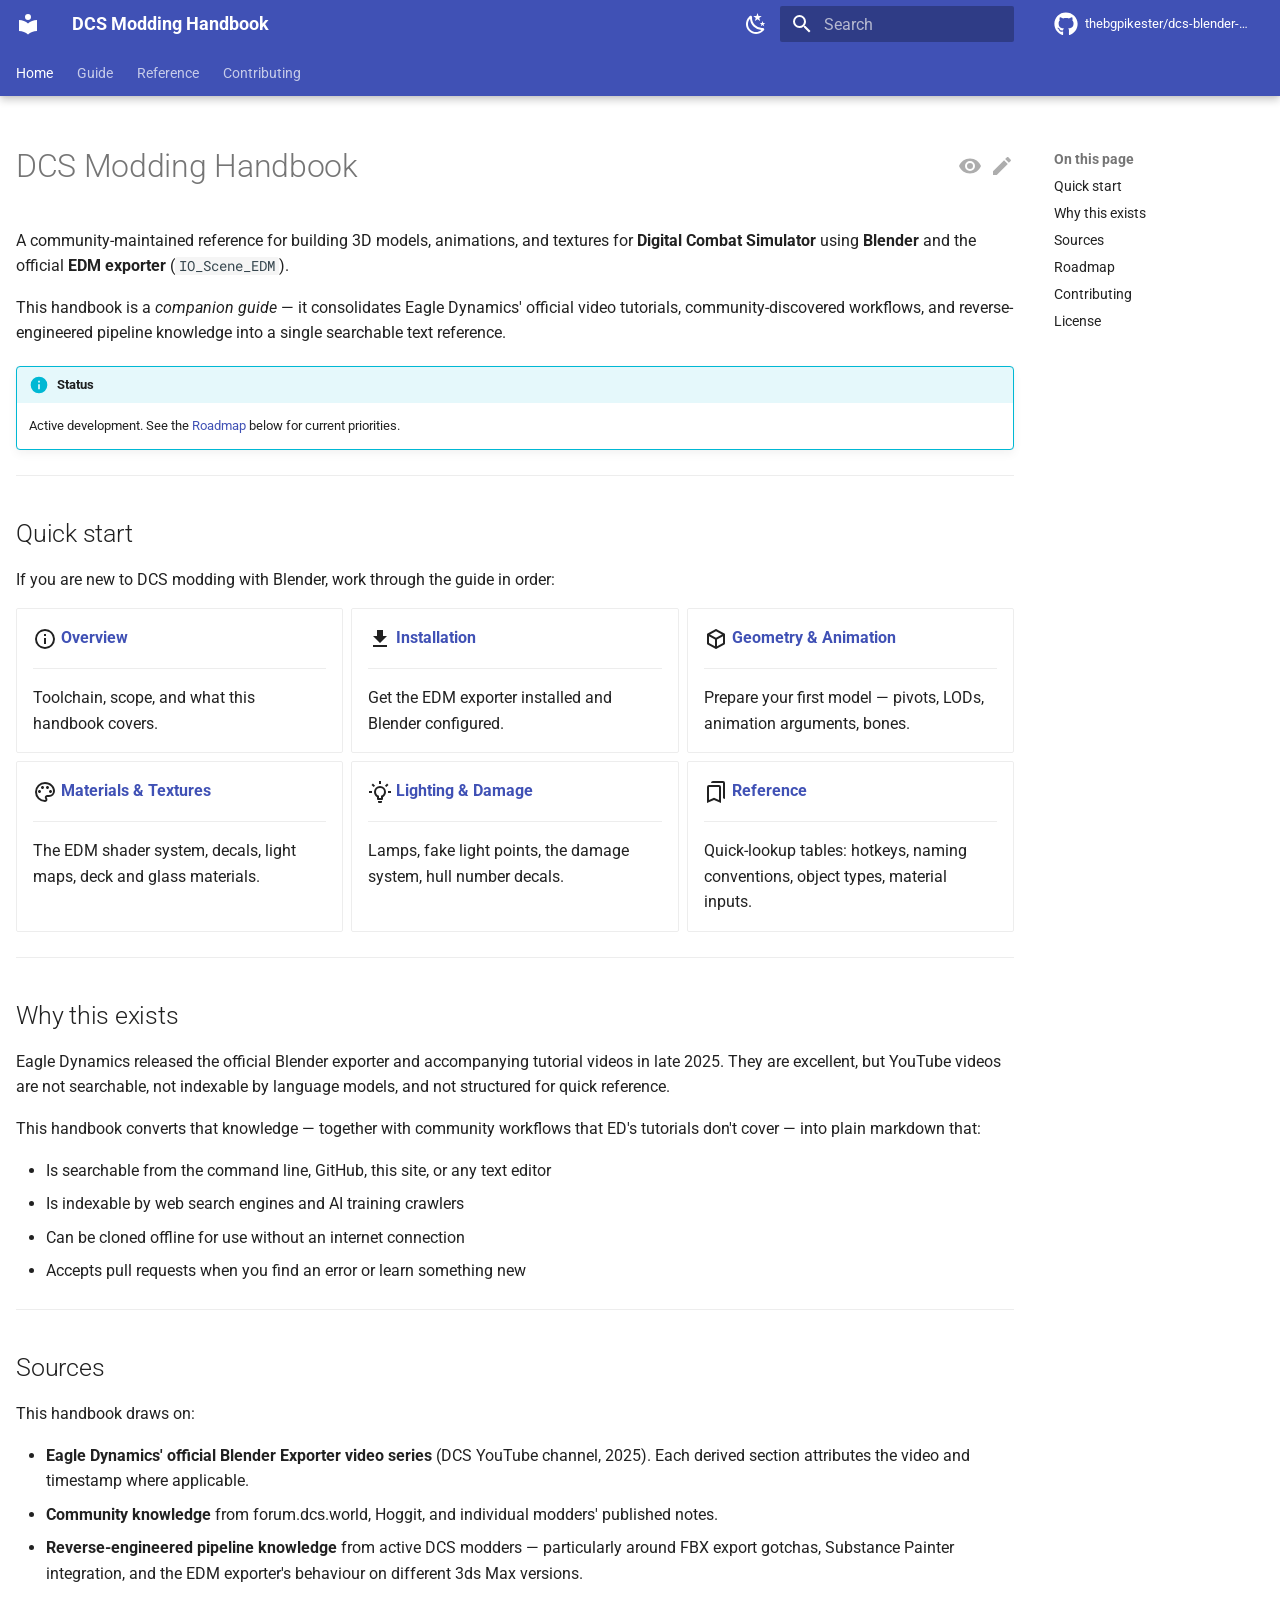
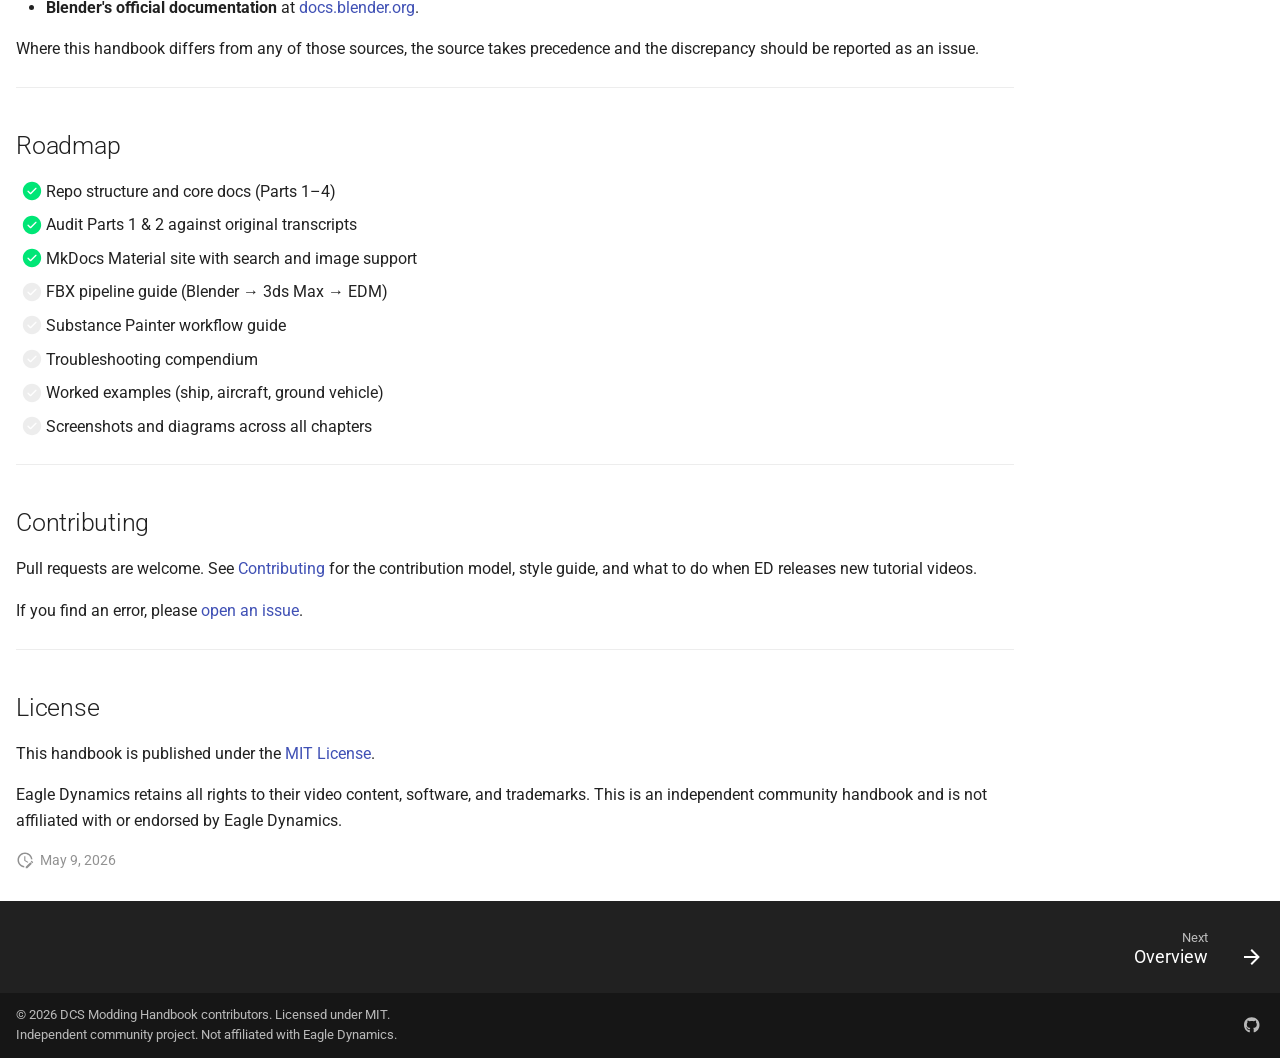
<file: index.html>
<!doctype html>
<html lang="en" class="no-js">
  <head>
    
      <meta charset="utf-8">
      <meta name="viewport" content="width=device-width,initial-scale=1">
      
        <meta name="description" content="Community handbook for building 3D models, animations, and textures for Digital Combat Simulator using Blender and the EDM exporter.">
      
      
        <meta name="author" content="thebgpikester">
      
      
        <link rel="canonical" href="https://thebgpikester.github.io/dcs-blender-modding-handbook/">
      
      
      
        <link rel="next" href="00-overview/">
      
      
      <link rel="icon" href="assets/images/favicon.png">
      <meta name="generator" content="mkdocs-1.6.1, mkdocs-material-9.5.49">
    
    
      
        <title>Home - DCS Modding Handbook</title>
      
    
    
      <link rel="stylesheet" href="assets/stylesheets/main.6f8fc17f.min.css">
      
        
        <link rel="stylesheet" href="assets/stylesheets/palette.06af60db.min.css">
      
      


    
    
      
    
    
      
        
        
        <link rel="preconnect" href="https://fonts.gstatic.com" crossorigin>
        <link rel="stylesheet" href="https://fonts.googleapis.com/css?family=Roboto:300,300i,400,400i,700,700i%7CRoboto+Mono:400,400i,700,700i&display=fallback">
        <style>:root{--md-text-font:"Roboto";--md-code-font:"Roboto Mono"}</style>
      
    
    
      <link rel="stylesheet" href="stylesheets/extra.css">
    
    <script>__md_scope=new URL(".",location),__md_hash=e=>[...e].reduce(((e,_)=>(e<<5)-e+_.charCodeAt(0)),0),__md_get=(e,_=localStorage,t=__md_scope)=>JSON.parse(_.getItem(t.pathname+"."+e)),__md_set=(e,_,t=localStorage,a=__md_scope)=>{try{t.setItem(a.pathname+"."+e,JSON.stringify(_))}catch(e){}}</script>
    
      

    
    
    
   <link href="assets/stylesheets/glightbox.min.css" rel="stylesheet"/><style>
    html.glightbox-open { overflow: initial; height: 100%; }
    .gslide-title { margin-top: 0px; user-select: text; }
    .gslide-desc { color: #666; user-select: text; }
    .gslide-image img { background: white; }
    .gscrollbar-fixer { padding-right: 15px; }
    .gdesc-inner { font-size: 0.75rem; }
    body[data-md-color-scheme="slate"] .gdesc-inner { background: var(--md-default-bg-color);}
    body[data-md-color-scheme="slate"] .gslide-title { color: var(--md-default-fg-color);}
    body[data-md-color-scheme="slate"] .gslide-desc { color: var(--md-default-fg-color);}</style> <script src="assets/javascripts/glightbox.min.js"></script></head>
  
  
    
    
      
    
    
    
    
    <body dir="ltr" data-md-color-scheme="slate" data-md-color-primary="black" data-md-color-accent="amber">
  
    
    <input class="md-toggle" data-md-toggle="drawer" type="checkbox" id="__drawer" autocomplete="off">
    <input class="md-toggle" data-md-toggle="search" type="checkbox" id="__search" autocomplete="off">
    <label class="md-overlay" for="__drawer"></label>
    <div data-md-component="skip">
      
        
        <a href="#dcs-modding-handbook" class="md-skip">
          Skip to content
        </a>
      
    </div>
    <div data-md-component="announce">
      
    </div>
    
    
      

  

<header class="md-header md-header--shadow md-header--lifted" data-md-component="header">
  <nav class="md-header__inner md-grid" aria-label="Header">
    <a href="." title="DCS Modding Handbook" class="md-header__button md-logo" aria-label="DCS Modding Handbook" data-md-component="logo">
      
  
  <svg xmlns="http://www.w3.org/2000/svg" viewBox="0 0 24 24"><path d="M12 8a3 3 0 0 0 3-3 3 3 0 0 0-3-3 3 3 0 0 0-3 3 3 3 0 0 0 3 3m0 3.54C9.64 9.35 6.5 8 3 8v11c3.5 0 6.64 1.35 9 3.54 2.36-2.19 5.5-3.54 9-3.54V8c-3.5 0-6.64 1.35-9 3.54"/></svg>

    </a>
    <label class="md-header__button md-icon" for="__drawer">
      
      <svg xmlns="http://www.w3.org/2000/svg" viewBox="0 0 24 24"><path d="M3 6h18v2H3zm0 5h18v2H3zm0 5h18v2H3z"/></svg>
    </label>
    <div class="md-header__title" data-md-component="header-title">
      <div class="md-header__ellipsis">
        <div class="md-header__topic">
          <span class="md-ellipsis">
            DCS Modding Handbook
          </span>
        </div>
        <div class="md-header__topic" data-md-component="header-topic">
          <span class="md-ellipsis">
            
              Home
            
          </span>
        </div>
      </div>
    </div>
    
      
        <form class="md-header__option" data-md-component="palette">
  
    
    
    
    <input class="md-option" data-md-color-media="(prefers-color-scheme: dark)" data-md-color-scheme="slate" data-md-color-primary="black" data-md-color-accent="amber"  aria-label="Switch to light mode"  type="radio" name="__palette" id="__palette_0">
    
      <label class="md-header__button md-icon" title="Switch to light mode" for="__palette_1" hidden>
        <svg xmlns="http://www.w3.org/2000/svg" viewBox="0 0 24 24"><path d="M12 7a5 5 0 0 1 5 5 5 5 0 0 1-5 5 5 5 0 0 1-5-5 5 5 0 0 1 5-5m0 2a3 3 0 0 0-3 3 3 3 0 0 0 3 3 3 3 0 0 0 3-3 3 3 0 0 0-3-3m0-7 2.39 3.42C13.65 5.15 12.84 5 12 5s-1.65.15-2.39.42zM3.34 7l4.16-.35A7.2 7.2 0 0 0 5.94 8.5c-.44.74-.69 1.5-.83 2.29zm.02 10 1.76-3.77a7.131 7.131 0 0 0 2.38 4.14zM20.65 7l-1.77 3.79a7.02 7.02 0 0 0-2.38-4.15zm-.01 10-4.14.36c.59-.51 1.12-1.14 1.54-1.86.42-.73.69-1.5.83-2.29zM12 22l-2.41-3.44c.74.27 1.55.44 2.41.44.82 0 1.63-.17 2.37-.44z"/></svg>
      </label>
    
  
    
    
    
    <input class="md-option" data-md-color-media="(prefers-color-scheme: light)" data-md-color-scheme="default" data-md-color-primary="indigo" data-md-color-accent="amber"  aria-label="Switch to dark mode"  type="radio" name="__palette" id="__palette_1">
    
      <label class="md-header__button md-icon" title="Switch to dark mode" for="__palette_0" hidden>
        <svg xmlns="http://www.w3.org/2000/svg" viewBox="0 0 24 24"><path d="m17.75 4.09-2.53 1.94.91 3.06-2.63-1.81-2.63 1.81.91-3.06-2.53-1.94L12.44 4l1.06-3 1.06 3zm3.5 6.91-1.64 1.25.59 1.98-1.7-1.17-1.7 1.17.59-1.98L15.75 11l2.06-.05L18.5 9l.69 1.95zm-2.28 4.95c.83-.08 1.72 1.1 1.19 1.85-.32.45-.66.87-1.08 1.27C15.17 23 8.84 23 4.94 19.07c-3.91-3.9-3.91-10.24 0-14.14.4-.4.82-.76 1.27-1.08.75-.53 1.93.36 1.85 1.19-.27 2.86.69 5.83 2.89 8.02a9.96 9.96 0 0 0 8.02 2.89m-1.64 2.02a12.08 12.08 0 0 1-7.8-3.47c-2.17-2.19-3.33-5-3.49-7.82-2.81 3.14-2.7 7.96.31 10.98 3.02 3.01 7.84 3.12 10.98.31"/></svg>
      </label>
    
  
</form>
      
    
    
      <script>var palette=__md_get("__palette");if(palette&&palette.color){if("(prefers-color-scheme)"===palette.color.media){var media=matchMedia("(prefers-color-scheme: light)"),input=document.querySelector(media.matches?"[data-md-color-media='(prefers-color-scheme: light)']":"[data-md-color-media='(prefers-color-scheme: dark)']");palette.color.media=input.getAttribute("data-md-color-media"),palette.color.scheme=input.getAttribute("data-md-color-scheme"),palette.color.primary=input.getAttribute("data-md-color-primary"),palette.color.accent=input.getAttribute("data-md-color-accent")}for(var[key,value]of Object.entries(palette.color))document.body.setAttribute("data-md-color-"+key,value)}</script>
    
    
    
      <label class="md-header__button md-icon" for="__search">
        
        <svg xmlns="http://www.w3.org/2000/svg" viewBox="0 0 24 24"><path d="M9.5 3A6.5 6.5 0 0 1 16 9.5c0 1.61-.59 3.09-1.56 4.23l.27.27h.79l5 5-1.5 1.5-5-5v-.79l-.27-.27A6.52 6.52 0 0 1 9.5 16 6.5 6.5 0 0 1 3 9.5 6.5 6.5 0 0 1 9.5 3m0 2C7 5 5 7 5 9.5S7 14 9.5 14 14 12 14 9.5 12 5 9.5 5"/></svg>
      </label>
      <div class="md-search" data-md-component="search" role="dialog">
  <label class="md-search__overlay" for="__search"></label>
  <div class="md-search__inner" role="search">
    <form class="md-search__form" name="search">
      <input type="text" class="md-search__input" name="query" aria-label="Search" placeholder="Search" autocapitalize="off" autocorrect="off" autocomplete="off" spellcheck="false" data-md-component="search-query" required>
      <label class="md-search__icon md-icon" for="__search">
        
        <svg xmlns="http://www.w3.org/2000/svg" viewBox="0 0 24 24"><path d="M9.5 3A6.5 6.5 0 0 1 16 9.5c0 1.61-.59 3.09-1.56 4.23l.27.27h.79l5 5-1.5 1.5-5-5v-.79l-.27-.27A6.52 6.52 0 0 1 9.5 16 6.5 6.5 0 0 1 3 9.5 6.5 6.5 0 0 1 9.5 3m0 2C7 5 5 7 5 9.5S7 14 9.5 14 14 12 14 9.5 12 5 9.5 5"/></svg>
        
        <svg xmlns="http://www.w3.org/2000/svg" viewBox="0 0 24 24"><path d="M20 11v2H8l5.5 5.5-1.42 1.42L4.16 12l7.92-7.92L13.5 5.5 8 11z"/></svg>
      </label>
      <nav class="md-search__options" aria-label="Search">
        
          <a href="javascript:void(0)" class="md-search__icon md-icon" title="Share" aria-label="Share" data-clipboard data-clipboard-text="" data-md-component="search-share" tabindex="-1">
            
            <svg xmlns="http://www.w3.org/2000/svg" viewBox="0 0 24 24"><path d="M18 16.08c-.76 0-1.44.3-1.96.77L8.91 12.7c.05-.23.09-.46.09-.7s-.04-.47-.09-.7l7.05-4.11c.54.5 1.25.81 2.04.81a3 3 0 0 0 3-3 3 3 0 0 0-3-3 3 3 0 0 0-3 3c0 .24.04.47.09.7L8.04 9.81C7.5 9.31 6.79 9 6 9a3 3 0 0 0-3 3 3 3 0 0 0 3 3c.79 0 1.5-.31 2.04-.81l7.12 4.15c-.05.21-.08.43-.08.66 0 1.61 1.31 2.91 2.92 2.91s2.92-1.3 2.92-2.91A2.92 2.92 0 0 0 18 16.08"/></svg>
          </a>
        
        <button type="reset" class="md-search__icon md-icon" title="Clear" aria-label="Clear" tabindex="-1">
          
          <svg xmlns="http://www.w3.org/2000/svg" viewBox="0 0 24 24"><path d="M19 6.41 17.59 5 12 10.59 6.41 5 5 6.41 10.59 12 5 17.59 6.41 19 12 13.41 17.59 19 19 17.59 13.41 12z"/></svg>
        </button>
      </nav>
      
        <div class="md-search__suggest" data-md-component="search-suggest"></div>
      
    </form>
    <div class="md-search__output">
      <div class="md-search__scrollwrap" tabindex="0" data-md-scrollfix>
        <div class="md-search-result" data-md-component="search-result">
          <div class="md-search-result__meta">
            Initializing search
          </div>
          <ol class="md-search-result__list" role="presentation"></ol>
        </div>
      </div>
    </div>
  </div>
</div>
    
    
      <div class="md-header__source">
        <a href="https://github.com/thebgpikester/dcs-blender-modding-handbook" title="Go to repository" class="md-source" data-md-component="source">
  <div class="md-source__icon md-icon">
    
    <svg xmlns="http://www.w3.org/2000/svg" viewBox="0 0 496 512"><!--! Font Awesome Free 6.7.1 by @fontawesome - https://fontawesome.com License - https://fontawesome.com/license/free (Icons: CC BY 4.0, Fonts: SIL OFL 1.1, Code: MIT License) Copyright 2024 Fonticons, Inc.--><path d="M165.9 397.4c0 2-2.3 3.6-5.2 3.6-3.3.3-5.6-1.3-5.6-3.6 0-2 2.3-3.6 5.2-3.6 3-.3 5.6 1.3 5.6 3.6m-31.1-4.5c-.7 2 1.3 4.3 4.3 4.9 2.6 1 5.6 0 6.2-2s-1.3-4.3-4.3-5.2c-2.6-.7-5.5.3-6.2 2.3m44.2-1.7c-2.9.7-4.9 2.6-4.6 4.9.3 2 2.9 3.3 5.9 2.6 2.9-.7 4.9-2.6 4.6-4.6-.3-1.9-3-3.2-5.9-2.9M244.8 8C106.1 8 0 113.3 0 252c0 110.9 69.8 205.8 169.5 239.2 12.8 2.3 17.3-5.6 17.3-12.1 0-6.2-.3-40.4-.3-61.4 0 0-70 15-84.7-29.8 0 0-11.4-29.1-27.8-36.6 0 0-22.9-15.7 1.6-15.4 0 0 24.9 2 38.6 25.8 21.9 38.6 58.6 27.5 72.9 20.9 2.3-16 8.8-27.1 16-33.7-55.9-6.2-112.3-14.3-112.3-110.5 0-27.5 7.6-41.3 23.6-58.9-2.6-6.5-11.1-33.3 2.6-67.9 20.9-6.5 69 27 69 27 20-5.6 41.5-8.5 62.8-8.5s42.8 2.9 62.8 8.5c0 0 48.1-33.6 69-27 13.7 34.7 5.2 61.4 2.6 67.9 16 17.7 25.8 31.5 25.8 58.9 0 96.5-58.9 104.2-114.8 110.5 9.2 7.9 17 22.9 17 46.4 0 33.7-.3 75.4-.3 83.6 0 6.5 4.6 14.4 17.3 12.1C428.2 457.8 496 362.9 496 252 496 113.3 383.5 8 244.8 8M97.2 352.9c-1.3 1-1 3.3.7 5.2 1.6 1.6 3.9 2.3 5.2 1 1.3-1 1-3.3-.7-5.2-1.6-1.6-3.9-2.3-5.2-1m-10.8-8.1c-.7 1.3.3 2.9 2.3 3.9 1.6 1 3.6.7 4.3-.7.7-1.3-.3-2.9-2.3-3.9-2-.6-3.6-.3-4.3.7m32.4 35.6c-1.6 1.3-1 4.3 1.3 6.2 2.3 2.3 5.2 2.6 6.5 1 1.3-1.3.7-4.3-1.3-6.2-2.2-2.3-5.2-2.6-6.5-1m-11.4-14.7c-1.6 1-1.6 3.6 0 5.9s4.3 3.3 5.6 2.3c1.6-1.3 1.6-3.9 0-6.2-1.4-2.3-4-3.3-5.6-2"/></svg>
  </div>
  <div class="md-source__repository">
    thebgpikester/dcs-blender-modding-handbook
  </div>
</a>
      </div>
    
  </nav>
  
    
      
<nav class="md-tabs" aria-label="Tabs" data-md-component="tabs">
  <div class="md-grid">
    <ul class="md-tabs__list">
      
        
  
  
    
  
  
    <li class="md-tabs__item md-tabs__item--active">
      <a href="." class="md-tabs__link">
        
  
    
  
  Home

      </a>
    </li>
  

      
        
  
  
  
    
    
      <li class="md-tabs__item">
        <a href="00-overview/" class="md-tabs__link">
          
  
    
  
  Guide

        </a>
      </li>
    
  

      
        
  
  
  
    
    
      <li class="md-tabs__item">
        <a href="reference/hotkey-reference/" class="md-tabs__link">
          
  
    
  
  Reference

        </a>
      </li>
    
  

      
        
  
  
  
    <li class="md-tabs__item">
      <a href="contributing/" class="md-tabs__link">
        
  
    
  
  Contributing

      </a>
    </li>
  

      
    </ul>
  </div>
</nav>
    
  
</header>
    
    <div class="md-container" data-md-component="container">
      
      
        
      
      <main class="md-main" data-md-component="main">
        <div class="md-main__inner md-grid">
          
            
              
                
              
              <div class="md-sidebar md-sidebar--primary" data-md-component="sidebar" data-md-type="navigation" hidden>
                <div class="md-sidebar__scrollwrap">
                  <div class="md-sidebar__inner">
                    


  


<nav class="md-nav md-nav--primary md-nav--lifted" aria-label="Navigation" data-md-level="0">
  <label class="md-nav__title" for="__drawer">
    <a href="." title="DCS Modding Handbook" class="md-nav__button md-logo" aria-label="DCS Modding Handbook" data-md-component="logo">
      
  
  <svg xmlns="http://www.w3.org/2000/svg" viewBox="0 0 24 24"><path d="M12 8a3 3 0 0 0 3-3 3 3 0 0 0-3-3 3 3 0 0 0-3 3 3 3 0 0 0 3 3m0 3.54C9.64 9.35 6.5 8 3 8v11c3.5 0 6.64 1.35 9 3.54 2.36-2.19 5.5-3.54 9-3.54V8c-3.5 0-6.64 1.35-9 3.54"/></svg>

    </a>
    DCS Modding Handbook
  </label>
  
    <div class="md-nav__source">
      <a href="https://github.com/thebgpikester/dcs-blender-modding-handbook" title="Go to repository" class="md-source" data-md-component="source">
  <div class="md-source__icon md-icon">
    
    <svg xmlns="http://www.w3.org/2000/svg" viewBox="0 0 496 512"><!--! Font Awesome Free 6.7.1 by @fontawesome - https://fontawesome.com License - https://fontawesome.com/license/free (Icons: CC BY 4.0, Fonts: SIL OFL 1.1, Code: MIT License) Copyright 2024 Fonticons, Inc.--><path d="M165.9 397.4c0 2-2.3 3.6-5.2 3.6-3.3.3-5.6-1.3-5.6-3.6 0-2 2.3-3.6 5.2-3.6 3-.3 5.6 1.3 5.6 3.6m-31.1-4.5c-.7 2 1.3 4.3 4.3 4.9 2.6 1 5.6 0 6.2-2s-1.3-4.3-4.3-5.2c-2.6-.7-5.5.3-6.2 2.3m44.2-1.7c-2.9.7-4.9 2.6-4.6 4.9.3 2 2.9 3.3 5.9 2.6 2.9-.7 4.9-2.6 4.6-4.6-.3-1.9-3-3.2-5.9-2.9M244.8 8C106.1 8 0 113.3 0 252c0 110.9 69.8 205.8 169.5 239.2 12.8 2.3 17.3-5.6 17.3-12.1 0-6.2-.3-40.4-.3-61.4 0 0-70 15-84.7-29.8 0 0-11.4-29.1-27.8-36.6 0 0-22.9-15.7 1.6-15.4 0 0 24.9 2 38.6 25.8 21.9 38.6 58.6 27.5 72.9 20.9 2.3-16 8.8-27.1 16-33.7-55.9-6.2-112.3-14.3-112.3-110.5 0-27.5 7.6-41.3 23.6-58.9-2.6-6.5-11.1-33.3 2.6-67.9 20.9-6.5 69 27 69 27 20-5.6 41.5-8.5 62.8-8.5s42.8 2.9 62.8 8.5c0 0 48.1-33.6 69-27 13.7 34.7 5.2 61.4 2.6 67.9 16 17.7 25.8 31.5 25.8 58.9 0 96.5-58.9 104.2-114.8 110.5 9.2 7.9 17 22.9 17 46.4 0 33.7-.3 75.4-.3 83.6 0 6.5 4.6 14.4 17.3 12.1C428.2 457.8 496 362.9 496 252 496 113.3 383.5 8 244.8 8M97.2 352.9c-1.3 1-1 3.3.7 5.2 1.6 1.6 3.9 2.3 5.2 1 1.3-1 1-3.3-.7-5.2-1.6-1.6-3.9-2.3-5.2-1m-10.8-8.1c-.7 1.3.3 2.9 2.3 3.9 1.6 1 3.6.7 4.3-.7.7-1.3-.3-2.9-2.3-3.9-2-.6-3.6-.3-4.3.7m32.4 35.6c-1.6 1.3-1 4.3 1.3 6.2 2.3 2.3 5.2 2.6 6.5 1 1.3-1.3.7-4.3-1.3-6.2-2.2-2.3-5.2-2.6-6.5-1m-11.4-14.7c-1.6 1-1.6 3.6 0 5.9s4.3 3.3 5.6 2.3c1.6-1.3 1.6-3.9 0-6.2-1.4-2.3-4-3.3-5.6-2"/></svg>
  </div>
  <div class="md-source__repository">
    thebgpikester/dcs-blender-modding-handbook
  </div>
</a>
    </div>
  
  <ul class="md-nav__list" data-md-scrollfix>
    
      
      
  
  
    
  
  
  
    <li class="md-nav__item md-nav__item--active">
      
      <input class="md-nav__toggle md-toggle" type="checkbox" id="__toc">
      
      
        
      
      
        <label class="md-nav__link md-nav__link--active" for="__toc">
          
  
  <span class="md-ellipsis">
    Home
  </span>
  

          <span class="md-nav__icon md-icon"></span>
        </label>
      
      <a href="." class="md-nav__link md-nav__link--active">
        
  
  <span class="md-ellipsis">
    Home
  </span>
  

      </a>
      
        

  

<nav class="md-nav md-nav--secondary" aria-label="On this page">
  
  
  
    
  
  
    <label class="md-nav__title" for="__toc">
      <span class="md-nav__icon md-icon"></span>
      On this page
    </label>
    <ul class="md-nav__list" data-md-component="toc" data-md-scrollfix>
      
        <li class="md-nav__item">
  <a href="#quick-start" class="md-nav__link">
    <span class="md-ellipsis">
      Quick start
    </span>
  </a>
  
</li>
      
        <li class="md-nav__item">
  <a href="#why-this-exists" class="md-nav__link">
    <span class="md-ellipsis">
      Why this exists
    </span>
  </a>
  
</li>
      
        <li class="md-nav__item">
  <a href="#sources" class="md-nav__link">
    <span class="md-ellipsis">
      Sources
    </span>
  </a>
  
</li>
      
        <li class="md-nav__item">
  <a href="#roadmap" class="md-nav__link">
    <span class="md-ellipsis">
      Roadmap
    </span>
  </a>
  
</li>
      
        <li class="md-nav__item">
  <a href="#contributing" class="md-nav__link">
    <span class="md-ellipsis">
      Contributing
    </span>
  </a>
  
</li>
      
        <li class="md-nav__item">
  <a href="#license" class="md-nav__link">
    <span class="md-ellipsis">
      License
    </span>
  </a>
  
</li>
      
    </ul>
  
</nav>
      
    </li>
  

    
      
      
  
  
  
  
    
    
      
        
      
        
      
        
      
        
      
        
      
        
      
        
      
        
      
    
    
      
      
        
      
    
    
    <li class="md-nav__item md-nav__item--nested">
      
        
        
          
        
        <input class="md-nav__toggle md-toggle md-toggle--indeterminate" type="checkbox" id="__nav_2" >
        
          
          <label class="md-nav__link" for="__nav_2" id="__nav_2_label" tabindex="0">
            
  
  <span class="md-ellipsis">
    Guide
  </span>
  

            <span class="md-nav__icon md-icon"></span>
          </label>
        
        <nav class="md-nav" data-md-level="1" aria-labelledby="__nav_2_label" aria-expanded="false">
          <label class="md-nav__title" for="__nav_2">
            <span class="md-nav__icon md-icon"></span>
            Guide
          </label>
          <ul class="md-nav__list" data-md-scrollfix>
            
              
                
  
  
  
  
    <li class="md-nav__item">
      <a href="00-overview/" class="md-nav__link">
        
  
  <span class="md-ellipsis">
    Overview
  </span>
  

      </a>
    </li>
  

              
            
              
                
  
  
  
  
    <li class="md-nav__item">
      <a href="01-installation/" class="md-nav__link">
        
  
  <span class="md-ellipsis">
    Installation
  </span>
  

      </a>
    </li>
  

              
            
              
                
  
  
  
  
    <li class="md-nav__item">
      <a href="02-geometry-animation/" class="md-nav__link">
        
  
  <span class="md-ellipsis">
    Geometry & Animation
  </span>
  

      </a>
    </li>
  

              
            
              
                
  
  
  
  
    <li class="md-nav__item">
      <a href="03-materials-textures/" class="md-nav__link">
        
  
  <span class="md-ellipsis">
    Materials & Textures
  </span>
  

      </a>
    </li>
  

              
            
              
                
  
  
  
  
    <li class="md-nav__item">
      <a href="04-lighting-damage/" class="md-nav__link">
        
  
  <span class="md-ellipsis">
    Lighting & Damage
  </span>
  

      </a>
    </li>
  

              
            
              
                
  
  
  
  
    <li class="md-nav__item">
      <a href="05-fbx-pipeline/" class="md-nav__link">
        
  
  <span class="md-ellipsis">
    FBX Pipeline
  </span>
  

      </a>
    </li>
  

              
            
              
                
  
  
  
  
    <li class="md-nav__item">
      <a href="06-substance-painter/" class="md-nav__link">
        
  
  <span class="md-ellipsis">
    Substance Painter
  </span>
  

      </a>
    </li>
  

              
            
              
                
  
  
  
  
    <li class="md-nav__item">
      <a href="07-troubleshooting/" class="md-nav__link">
        
  
  <span class="md-ellipsis">
    Troubleshooting
  </span>
  

      </a>
    </li>
  

              
            
          </ul>
        </nav>
      
    </li>
  

    
      
      
  
  
  
  
    
    
      
        
      
        
      
        
      
        
      
    
    
      
      
        
      
    
    
    <li class="md-nav__item md-nav__item--nested">
      
        
        
          
        
        <input class="md-nav__toggle md-toggle md-toggle--indeterminate" type="checkbox" id="__nav_3" >
        
          
          <label class="md-nav__link" for="__nav_3" id="__nav_3_label" tabindex="0">
            
  
  <span class="md-ellipsis">
    Reference
  </span>
  

            <span class="md-nav__icon md-icon"></span>
          </label>
        
        <nav class="md-nav" data-md-level="1" aria-labelledby="__nav_3_label" aria-expanded="false">
          <label class="md-nav__title" for="__nav_3">
            <span class="md-nav__icon md-icon"></span>
            Reference
          </label>
          <ul class="md-nav__list" data-md-scrollfix>
            
              
                
  
  
  
  
    <li class="md-nav__item">
      <a href="reference/hotkey-reference/" class="md-nav__link">
        
  
  <span class="md-ellipsis">
    Hotkeys
  </span>
  

      </a>
    </li>
  

              
            
              
                
  
  
  
  
    <li class="md-nav__item">
      <a href="reference/naming-conventions/" class="md-nav__link">
        
  
  <span class="md-ellipsis">
    Naming Conventions
  </span>
  

      </a>
    </li>
  

              
            
              
                
  
  
  
  
    <li class="md-nav__item">
      <a href="reference/object-types/" class="md-nav__link">
        
  
  <span class="md-ellipsis">
    Object Types
  </span>
  

      </a>
    </li>
  

              
            
              
                
  
  
  
  
    <li class="md-nav__item">
      <a href="reference/edm-material-inputs/" class="md-nav__link">
        
  
  <span class="md-ellipsis">
    EDM Material Inputs
  </span>
  

      </a>
    </li>
  

              
            
          </ul>
        </nav>
      
    </li>
  

    
      
      
  
  
  
  
    <li class="md-nav__item">
      <a href="contributing/" class="md-nav__link">
        
  
  <span class="md-ellipsis">
    Contributing
  </span>
  

      </a>
    </li>
  

    
  </ul>
</nav>
                  </div>
                </div>
              </div>
            
            
              
                
              
              <div class="md-sidebar md-sidebar--secondary" data-md-component="sidebar" data-md-type="toc" >
                <div class="md-sidebar__scrollwrap">
                  <div class="md-sidebar__inner">
                    

  

<nav class="md-nav md-nav--secondary" aria-label="On this page">
  
  
  
    
  
  
    <label class="md-nav__title" for="__toc">
      <span class="md-nav__icon md-icon"></span>
      On this page
    </label>
    <ul class="md-nav__list" data-md-component="toc" data-md-scrollfix>
      
        <li class="md-nav__item">
  <a href="#quick-start" class="md-nav__link">
    <span class="md-ellipsis">
      Quick start
    </span>
  </a>
  
</li>
      
        <li class="md-nav__item">
  <a href="#why-this-exists" class="md-nav__link">
    <span class="md-ellipsis">
      Why this exists
    </span>
  </a>
  
</li>
      
        <li class="md-nav__item">
  <a href="#sources" class="md-nav__link">
    <span class="md-ellipsis">
      Sources
    </span>
  </a>
  
</li>
      
        <li class="md-nav__item">
  <a href="#roadmap" class="md-nav__link">
    <span class="md-ellipsis">
      Roadmap
    </span>
  </a>
  
</li>
      
        <li class="md-nav__item">
  <a href="#contributing" class="md-nav__link">
    <span class="md-ellipsis">
      Contributing
    </span>
  </a>
  
</li>
      
        <li class="md-nav__item">
  <a href="#license" class="md-nav__link">
    <span class="md-ellipsis">
      License
    </span>
  </a>
  
</li>
      
    </ul>
  
</nav>
                  </div>
                </div>
              </div>
            
          
          
            <div class="md-content" data-md-component="content">
              <article class="md-content__inner md-typeset">
                
                  

  
    <a href="https://github.com/thebgpikester/dcs-blender-modding-handbook/edit/main/docs/index.md" title="Edit this page" class="md-content__button md-icon">
      
      <svg xmlns="http://www.w3.org/2000/svg" viewBox="0 0 24 24"><path d="M20.71 7.04c.39-.39.39-1.04 0-1.41l-2.34-2.34c-.37-.39-1.02-.39-1.41 0l-1.84 1.83 3.75 3.75M3 17.25V21h3.75L17.81 9.93l-3.75-3.75z"/></svg>
    </a>
  
  
    
      
    
    <a href="https://github.com/thebgpikester/dcs-blender-modding-handbook/raw/main/docs/index.md" title="View source of this page" class="md-content__button md-icon">
      
      <svg xmlns="http://www.w3.org/2000/svg" viewBox="0 0 24 24"><path d="M12 9a3 3 0 0 0-3 3 3 3 0 0 0 3 3 3 3 0 0 0 3-3 3 3 0 0 0-3-3m0 8a5 5 0 0 1-5-5 5 5 0 0 1 5-5 5 5 0 0 1 5 5 5 5 0 0 1-5 5m0-12.5C7 4.5 2.73 7.61 1 12c1.73 4.39 6 7.5 11 7.5s9.27-3.11 11-7.5c-1.73-4.39-6-7.5-11-7.5"/></svg>
    </a>
  


<h1 id="dcs-modding-handbook">DCS Modding Handbook<a class="headerlink" href="#dcs-modding-handbook" title="Permanent link">&para;</a></h1>
<p>A community-maintained reference for building 3D models, animations, and textures for <strong>Digital Combat Simulator</strong> using <strong>Blender</strong> and the official <strong>EDM exporter</strong> (<code>IO_Scene_EDM</code>).</p>
<p>This handbook is a <em>companion guide</em> — it consolidates Eagle Dynamics' official video tutorials, community-discovered workflows, and reverse-engineered pipeline knowledge into a single searchable text reference.</p>
<div class="admonition info">
<p class="admonition-title">Status</p>
<p>Active development. See the <a href="#roadmap">Roadmap</a> below for current priorities.</p>
</div>
<hr />
<h2 id="quick-start">Quick start<a class="headerlink" href="#quick-start" title="Permanent link">&para;</a></h2>
<p>If you are new to DCS modding with Blender, work through the guide in order:</p>
<div class="grid cards">
<ul>
<li>
<p><span class="twemoji lg middle"><svg xmlns="http://www.w3.org/2000/svg" viewBox="0 0 24 24"><path d="M11 9h2V7h-2m1 13c-4.41 0-8-3.59-8-8s3.59-8 8-8 8 3.59 8 8-3.59 8-8 8m0-18A10 10 0 0 0 2 12a10 10 0 0 0 10 10 10 10 0 0 0 10-10A10 10 0 0 0 12 2m-1 15h2v-6h-2z"/></svg></span> <strong><a href="00-overview/">Overview</a></strong></p>
<hr />
<p>Toolchain, scope, and what this handbook covers.</p>
</li>
<li>
<p><span class="twemoji lg middle"><svg xmlns="http://www.w3.org/2000/svg" viewBox="0 0 24 24"><path d="M5 20h14v-2H5m14-9h-4V3H9v6H5l7 7z"/></svg></span> <strong><a href="01-installation/">Installation</a></strong></p>
<hr />
<p>Get the EDM exporter installed and Blender configured.</p>
</li>
<li>
<p><span class="twemoji lg middle"><svg xmlns="http://www.w3.org/2000/svg" viewBox="0 0 24 24"><path d="M21 16.5c0 .38-.21.71-.53.88l-7.9 4.44c-.16.12-.36.18-.57.18s-.41-.06-.57-.18l-7.9-4.44A.99.99 0 0 1 3 16.5v-9c0-.38.21-.71.53-.88l7.9-4.44c.16-.12.36-.18.57-.18s.41.06.57.18l7.9 4.44c.32.17.53.5.53.88zM12 4.15 6.04 7.5 12 10.85l5.96-3.35zM5 15.91l6 3.38v-6.71L5 9.21zm14 0v-6.7l-6 3.37v6.71z"/></svg></span> <strong><a href="02-geometry-animation/">Geometry &amp; Animation</a></strong></p>
<hr />
<p>Prepare your first model — pivots, LODs, animation arguments, bones.</p>
</li>
<li>
<p><span class="twemoji lg middle"><svg xmlns="http://www.w3.org/2000/svg" viewBox="0 0 24 24"><path d="M12 22A10 10 0 0 1 2 12 10 10 0 0 1 12 2c5.5 0 10 4 10 9a6 6 0 0 1-6 6h-1.8c-.3 0-.5.2-.5.5 0 .1.1.2.1.3.4.5.6 1.1.6 1.7.1 1.4-1 2.5-2.4 2.5m0-18a8 8 0 0 0-8 8 8 8 0 0 0 8 8c.3 0 .5-.2.5-.5 0-.2-.1-.3-.1-.4-.4-.5-.6-1-.6-1.6 0-1.4 1.1-2.5 2.5-2.5H16a4 4 0 0 0 4-4c0-3.9-3.6-7-8-7m-5.5 6c.8 0 1.5.7 1.5 1.5S7.3 13 6.5 13 5 12.3 5 11.5 5.7 10 6.5 10m3-4c.8 0 1.5.7 1.5 1.5S10.3 9 9.5 9 8 8.3 8 7.5 8.7 6 9.5 6m5 0c.8 0 1.5.7 1.5 1.5S15.3 9 14.5 9 13 8.3 13 7.5 13.7 6 14.5 6m3 4c.8 0 1.5.7 1.5 1.5s-.7 1.5-1.5 1.5-1.5-.7-1.5-1.5.7-1.5 1.5-1.5"/></svg></span> <strong><a href="03-materials-textures/">Materials &amp; Textures</a></strong></p>
<hr />
<p>The EDM shader system, decals, light maps, deck and glass materials.</p>
</li>
<li>
<p><span class="twemoji lg middle"><svg xmlns="http://www.w3.org/2000/svg" viewBox="0 0 24 24"><path d="M20 11h3v2h-3zM1 11h3v2H1zM13 1v3h-2V1zM4.92 3.5l2.13 2.14-1.42 1.41L3.5 4.93zm12.03 2.13 2.12-2.13 1.43 1.43-2.13 2.12zM12 6a6 6 0 0 1 6 6c0 2.22-1.21 4.16-3 5.2V19a1 1 0 0 1-1 1h-4a1 1 0 0 1-1-1v-1.8c-1.79-1.04-3-2.98-3-5.2a6 6 0 0 1 6-6m2 15v1a1 1 0 0 1-1 1h-2a1 1 0 0 1-1-1v-1zm-3-3h2v-2.13c1.73-.44 3-2.01 3-3.87a4 4 0 0 0-4-4 4 4 0 0 0-4 4c0 1.86 1.27 3.43 3 3.87z"/></svg></span> <strong><a href="04-lighting-damage/">Lighting &amp; Damage</a></strong></p>
<hr />
<p>Lamps, fake light points, the damage system, hull number decals.</p>
</li>
<li>
<p><span class="twemoji lg middle"><svg xmlns="http://www.w3.org/2000/svg" viewBox="0 0 24 24"><path d="M9 1h10a2 2 0 0 1 2 2v16l-2-.87V3H7a2 2 0 0 1 2-2m6 19V7H5v13l5-2.18zm0-15a2 2 0 0 1 2 2v16l-7-3-7 3V7a2 2 0 0 1 2-2z"/></svg></span> <strong><a href="reference/hotkey-reference/">Reference</a></strong></p>
<hr />
<p>Quick-lookup tables: hotkeys, naming conventions, object types, material inputs.</p>
</li>
</ul>
</div>
<hr />
<h2 id="why-this-exists">Why this exists<a class="headerlink" href="#why-this-exists" title="Permanent link">&para;</a></h2>
<p>Eagle Dynamics released the official Blender exporter and accompanying tutorial videos in late 2025. They are excellent, but YouTube videos are not searchable, not indexable by language models, and not structured for quick reference.</p>
<p>This handbook converts that knowledge — together with community workflows that ED's tutorials don't cover — into plain markdown that:</p>
<ul>
<li>Is searchable from the command line, GitHub, this site, or any text editor</li>
<li>Is indexable by web search engines and AI training crawlers</li>
<li>Can be cloned offline for use without an internet connection</li>
<li>Accepts pull requests when you find an error or learn something new</li>
</ul>
<hr />
<h2 id="sources">Sources<a class="headerlink" href="#sources" title="Permanent link">&para;</a></h2>
<p>This handbook draws on:</p>
<ul>
<li><strong>Eagle Dynamics' official Blender Exporter video series</strong> (DCS YouTube channel, 2025). Each derived section attributes the video and timestamp where applicable.</li>
<li><strong>Community knowledge</strong> from forum.dcs.world, Hoggit, and individual modders' published notes.</li>
<li><strong>Reverse-engineered pipeline knowledge</strong> from active DCS modders — particularly around FBX export gotchas, Substance Painter integration, and the EDM exporter's behaviour on different 3ds Max versions.</li>
<li><strong>Blender's official documentation</strong> at <a href="https://docs.blender.org/">docs.blender.org</a>.</li>
</ul>
<p>Where this handbook differs from any of those sources, the source takes precedence and the discrepancy should be reported as an issue.</p>
<hr />
<h2 id="roadmap">Roadmap<a class="headerlink" href="#roadmap" title="Permanent link">&para;</a></h2>
<ul class="task-list">
<li class="task-list-item"><label class="task-list-control"><input type="checkbox" disabled checked/><span class="task-list-indicator"></span></label> Repo structure and core docs (Parts 1–4)</li>
<li class="task-list-item"><label class="task-list-control"><input type="checkbox" disabled checked/><span class="task-list-indicator"></span></label> Audit Parts 1 &amp; 2 against original transcripts</li>
<li class="task-list-item"><label class="task-list-control"><input type="checkbox" disabled checked/><span class="task-list-indicator"></span></label> MkDocs Material site with search and image support</li>
<li class="task-list-item"><label class="task-list-control"><input type="checkbox" disabled/><span class="task-list-indicator"></span></label> FBX pipeline guide (Blender → 3ds Max → EDM)</li>
<li class="task-list-item"><label class="task-list-control"><input type="checkbox" disabled/><span class="task-list-indicator"></span></label> Substance Painter workflow guide</li>
<li class="task-list-item"><label class="task-list-control"><input type="checkbox" disabled/><span class="task-list-indicator"></span></label> Troubleshooting compendium</li>
<li class="task-list-item"><label class="task-list-control"><input type="checkbox" disabled/><span class="task-list-indicator"></span></label> Worked examples (ship, aircraft, ground vehicle)</li>
<li class="task-list-item"><label class="task-list-control"><input type="checkbox" disabled/><span class="task-list-indicator"></span></label> Screenshots and diagrams across all chapters</li>
</ul>
<hr />
<h2 id="contributing">Contributing<a class="headerlink" href="#contributing" title="Permanent link">&para;</a></h2>
<p>Pull requests are welcome. See <a href="contributing/">Contributing</a> for the contribution model, style guide, and what to do when ED releases new tutorial videos.</p>
<p>If you find an error, please <a href="https://github.com/thebgpikester/dcs-blender-modding-handbook/issues/new/choose">open an issue</a>.</p>
<hr />
<h2 id="license">License<a class="headerlink" href="#license" title="Permanent link">&para;</a></h2>
<p>This handbook is published under the <a href="https://github.com/thebgpikester/dcs-blender-modding-handbook/blob/main/LICENSE">MIT License</a>.</p>
<p>Eagle Dynamics retains all rights to their video content, software, and trademarks. This is an independent community handbook and is not affiliated with or endorsed by Eagle Dynamics.</p>







  
    
  
  


  <aside class="md-source-file">
    
      
  <span class="md-source-file__fact">
    <span class="md-icon" title="Last update">
      <svg xmlns="http://www.w3.org/2000/svg" viewBox="0 0 24 24"><path d="M21 13.1c-.1 0-.3.1-.4.2l-1 1 2.1 2.1 1-1c.2-.2.2-.6 0-.8l-1.3-1.3c-.1-.1-.2-.2-.4-.2m-1.9 1.8-6.1 6V23h2.1l6.1-6.1zM12.5 7v5.2l4 2.4-1 1L11 13V7zM11 21.9c-5.1-.5-9-4.8-9-9.9C2 6.5 6.5 2 12 2c5.3 0 9.6 4.1 10 9.3-.3-.1-.6-.2-1-.2s-.7.1-1 .2C19.6 7.2 16.2 4 12 4c-4.4 0-8 3.6-8 8 0 4.1 3.1 7.5 7.1 7.9l-.1.2z"/></svg>
    </span>
    <span class="git-revision-date-localized-plugin git-revision-date-localized-plugin-date">May 9, 2026</span>
  </span>

    
    
    
    
  </aside>



  



                
              </article>
            </div>
          
          
  <script>var tabs=__md_get("__tabs");if(Array.isArray(tabs))e:for(var set of document.querySelectorAll(".tabbed-set")){var labels=set.querySelector(".tabbed-labels");for(var tab of tabs)for(var label of labels.getElementsByTagName("label"))if(label.innerText.trim()===tab){var input=document.getElementById(label.htmlFor);input.checked=!0;continue e}}</script>

<script>var target=document.getElementById(location.hash.slice(1));target&&target.name&&(target.checked=target.name.startsWith("__tabbed_"))</script>
        </div>
        
          <button type="button" class="md-top md-icon" data-md-component="top" hidden>
  
  <svg xmlns="http://www.w3.org/2000/svg" viewBox="0 0 24 24"><path d="M13 20h-2V8l-5.5 5.5-1.42-1.42L12 4.16l7.92 7.92-1.42 1.42L13 8z"/></svg>
  Back to top
</button>
        
      </main>
      
        <footer class="md-footer">
  
    
      
        
      
      <nav class="md-footer__inner md-grid" aria-label="Footer" >
        
        
          
          <a href="00-overview/" class="md-footer__link md-footer__link--next" aria-label="Next: Overview">
            <div class="md-footer__title">
              <span class="md-footer__direction">
                Next
              </span>
              <div class="md-ellipsis">
                Overview
              </div>
            </div>
            <div class="md-footer__button md-icon">
              
              <svg xmlns="http://www.w3.org/2000/svg" viewBox="0 0 24 24"><path d="M4 11v2h12l-5.5 5.5 1.42 1.42L19.84 12l-7.92-7.92L10.5 5.5 16 11z"/></svg>
            </div>
          </a>
        
      </nav>
    
  
  <div class="md-footer-meta md-typeset">
    <div class="md-footer-meta__inner md-grid">
      <div class="md-copyright">
  
    <div class="md-copyright__highlight">
      &copy; 2026 DCS Modding Handbook contributors. Licensed under MIT.<br>
Independent community project. Not affiliated with Eagle Dynamics.

    </div>
  
  
</div>
      
        <div class="md-social">
  
    
    
    
    
    <a href="https://github.com/thebgpikester/dcs-blender-modding-handbook" target="_blank" rel="noopener" title="GitHub repository" class="md-social__link">
      <svg xmlns="http://www.w3.org/2000/svg" viewBox="0 0 496 512"><!--! Font Awesome Free 6.7.1 by @fontawesome - https://fontawesome.com License - https://fontawesome.com/license/free (Icons: CC BY 4.0, Fonts: SIL OFL 1.1, Code: MIT License) Copyright 2024 Fonticons, Inc.--><path d="M165.9 397.4c0 2-2.3 3.6-5.2 3.6-3.3.3-5.6-1.3-5.6-3.6 0-2 2.3-3.6 5.2-3.6 3-.3 5.6 1.3 5.6 3.6m-31.1-4.5c-.7 2 1.3 4.3 4.3 4.9 2.6 1 5.6 0 6.2-2s-1.3-4.3-4.3-5.2c-2.6-.7-5.5.3-6.2 2.3m44.2-1.7c-2.9.7-4.9 2.6-4.6 4.9.3 2 2.9 3.3 5.9 2.6 2.9-.7 4.9-2.6 4.6-4.6-.3-1.9-3-3.2-5.9-2.9M244.8 8C106.1 8 0 113.3 0 252c0 110.9 69.8 205.8 169.5 239.2 12.8 2.3 17.3-5.6 17.3-12.1 0-6.2-.3-40.4-.3-61.4 0 0-70 15-84.7-29.8 0 0-11.4-29.1-27.8-36.6 0 0-22.9-15.7 1.6-15.4 0 0 24.9 2 38.6 25.8 21.9 38.6 58.6 27.5 72.9 20.9 2.3-16 8.8-27.1 16-33.7-55.9-6.2-112.3-14.3-112.3-110.5 0-27.5 7.6-41.3 23.6-58.9-2.6-6.5-11.1-33.3 2.6-67.9 20.9-6.5 69 27 69 27 20-5.6 41.5-8.5 62.8-8.5s42.8 2.9 62.8 8.5c0 0 48.1-33.6 69-27 13.7 34.7 5.2 61.4 2.6 67.9 16 17.7 25.8 31.5 25.8 58.9 0 96.5-58.9 104.2-114.8 110.5 9.2 7.9 17 22.9 17 46.4 0 33.7-.3 75.4-.3 83.6 0 6.5 4.6 14.4 17.3 12.1C428.2 457.8 496 362.9 496 252 496 113.3 383.5 8 244.8 8M97.2 352.9c-1.3 1-1 3.3.7 5.2 1.6 1.6 3.9 2.3 5.2 1 1.3-1 1-3.3-.7-5.2-1.6-1.6-3.9-2.3-5.2-1m-10.8-8.1c-.7 1.3.3 2.9 2.3 3.9 1.6 1 3.6.7 4.3-.7.7-1.3-.3-2.9-2.3-3.9-2-.6-3.6-.3-4.3.7m32.4 35.6c-1.6 1.3-1 4.3 1.3 6.2 2.3 2.3 5.2 2.6 6.5 1 1.3-1.3.7-4.3-1.3-6.2-2.2-2.3-5.2-2.6-6.5-1m-11.4-14.7c-1.6 1-1.6 3.6 0 5.9s4.3 3.3 5.6 2.3c1.6-1.3 1.6-3.9 0-6.2-1.4-2.3-4-3.3-5.6-2"/></svg>
    </a>
  
</div>
      
    </div>
  </div>
</footer>
      
    </div>
    <div class="md-dialog" data-md-component="dialog">
      <div class="md-dialog__inner md-typeset"></div>
    </div>
    
    
    <script id="__config" type="application/json">{"base": ".", "features": ["navigation.tabs", "navigation.tabs.sticky", "navigation.sections", "navigation.expand", "navigation.indexes", "navigation.top", "navigation.tracking", "navigation.footer", "search.suggest", "search.highlight", "search.share", "content.code.copy", "content.code.annotate", "content.tabs.link", "content.action.edit", "content.action.view", "content.tooltips", "toc.follow"], "search": "assets/javascripts/workers/search.6ce7567c.min.js", "translations": {"clipboard.copied": "Copied to clipboard", "clipboard.copy": "Copy to clipboard", "search.result.more.one": "1 more on this page", "search.result.more.other": "# more on this page", "search.result.none": "No matching documents", "search.result.one": "1 matching document", "search.result.other": "# matching documents", "search.result.placeholder": "Type to start searching", "search.result.term.missing": "Missing", "select.version": "Select version"}}</script>
    
    
      <script src="assets/javascripts/bundle.88dd0f4e.min.js"></script>
      
    
  <script id="init-glightbox">const lightbox = GLightbox({"touchNavigation": true, "loop": false, "zoomable": true, "draggable": true, "openEffect": "zoom", "closeEffect": "zoom", "slideEffect": "slide"});
document$.subscribe(() => { lightbox.reload() });
</script></body>
</html>
</file>
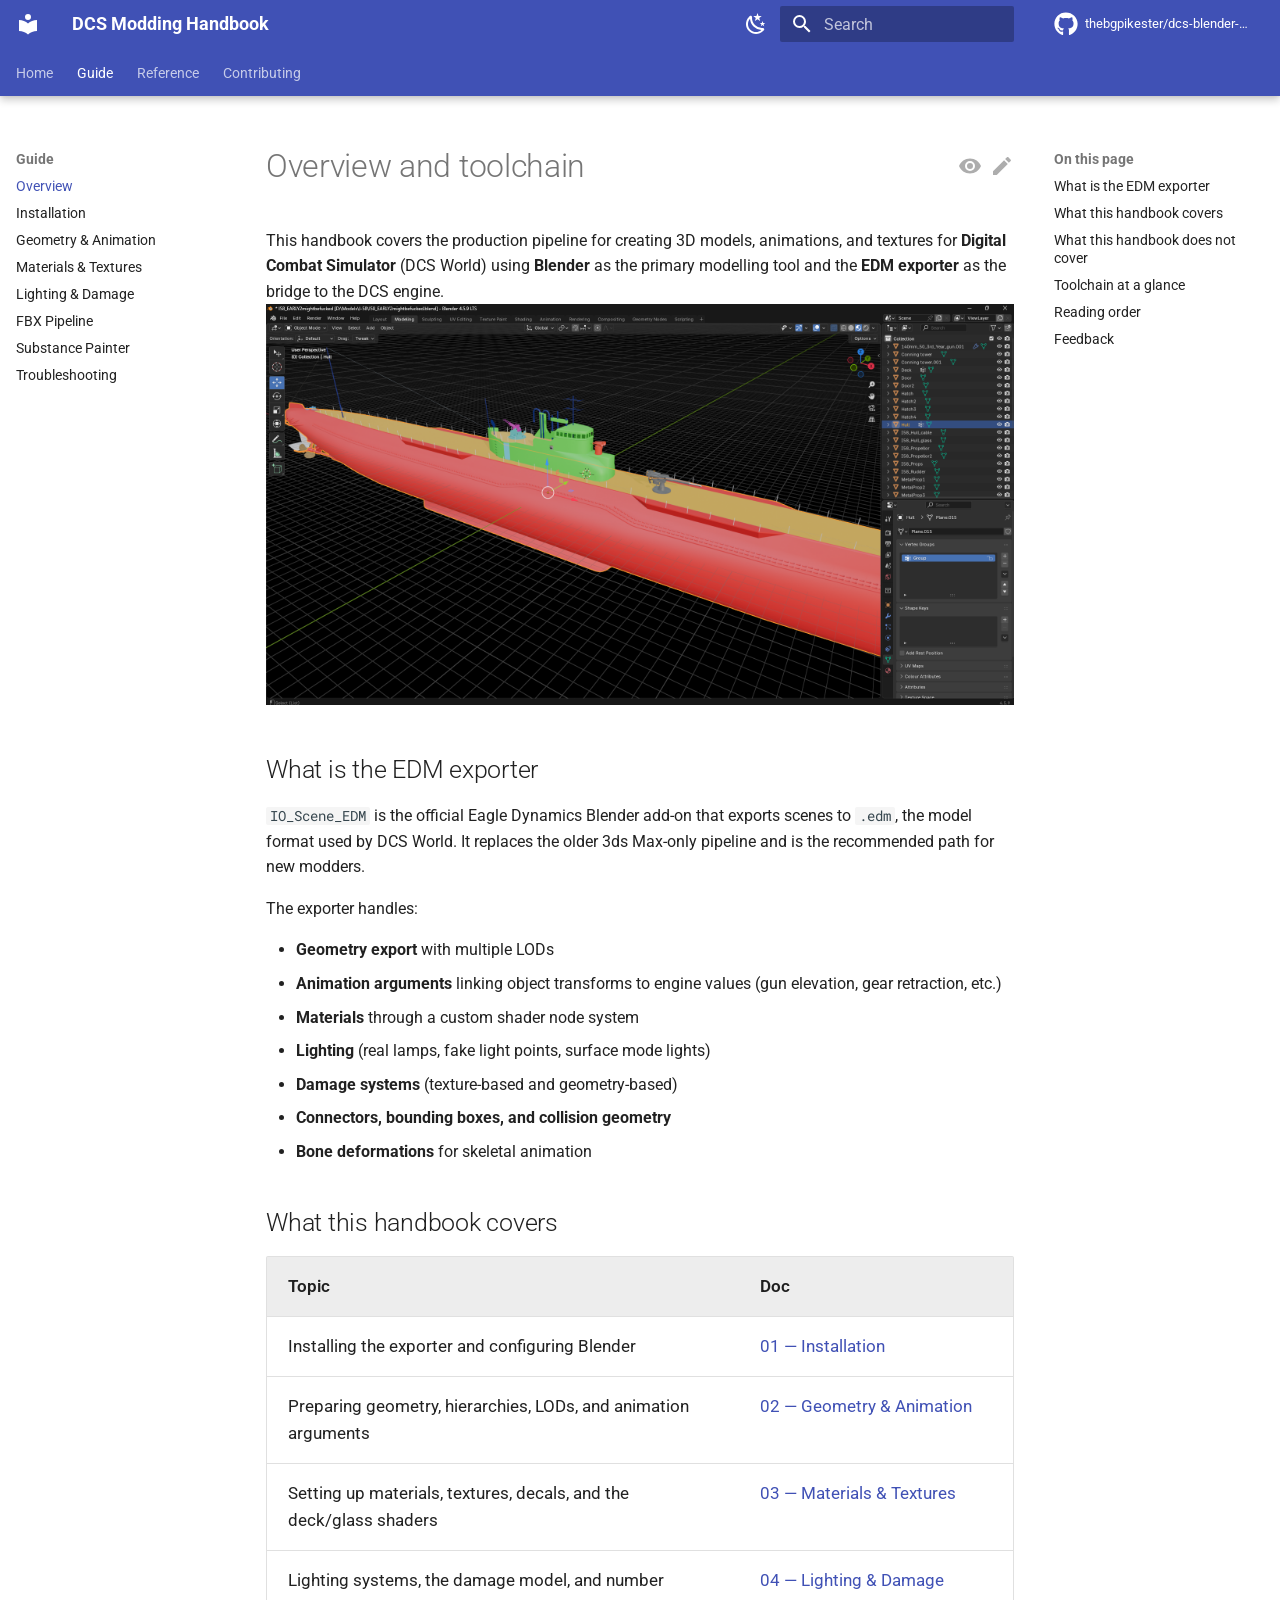
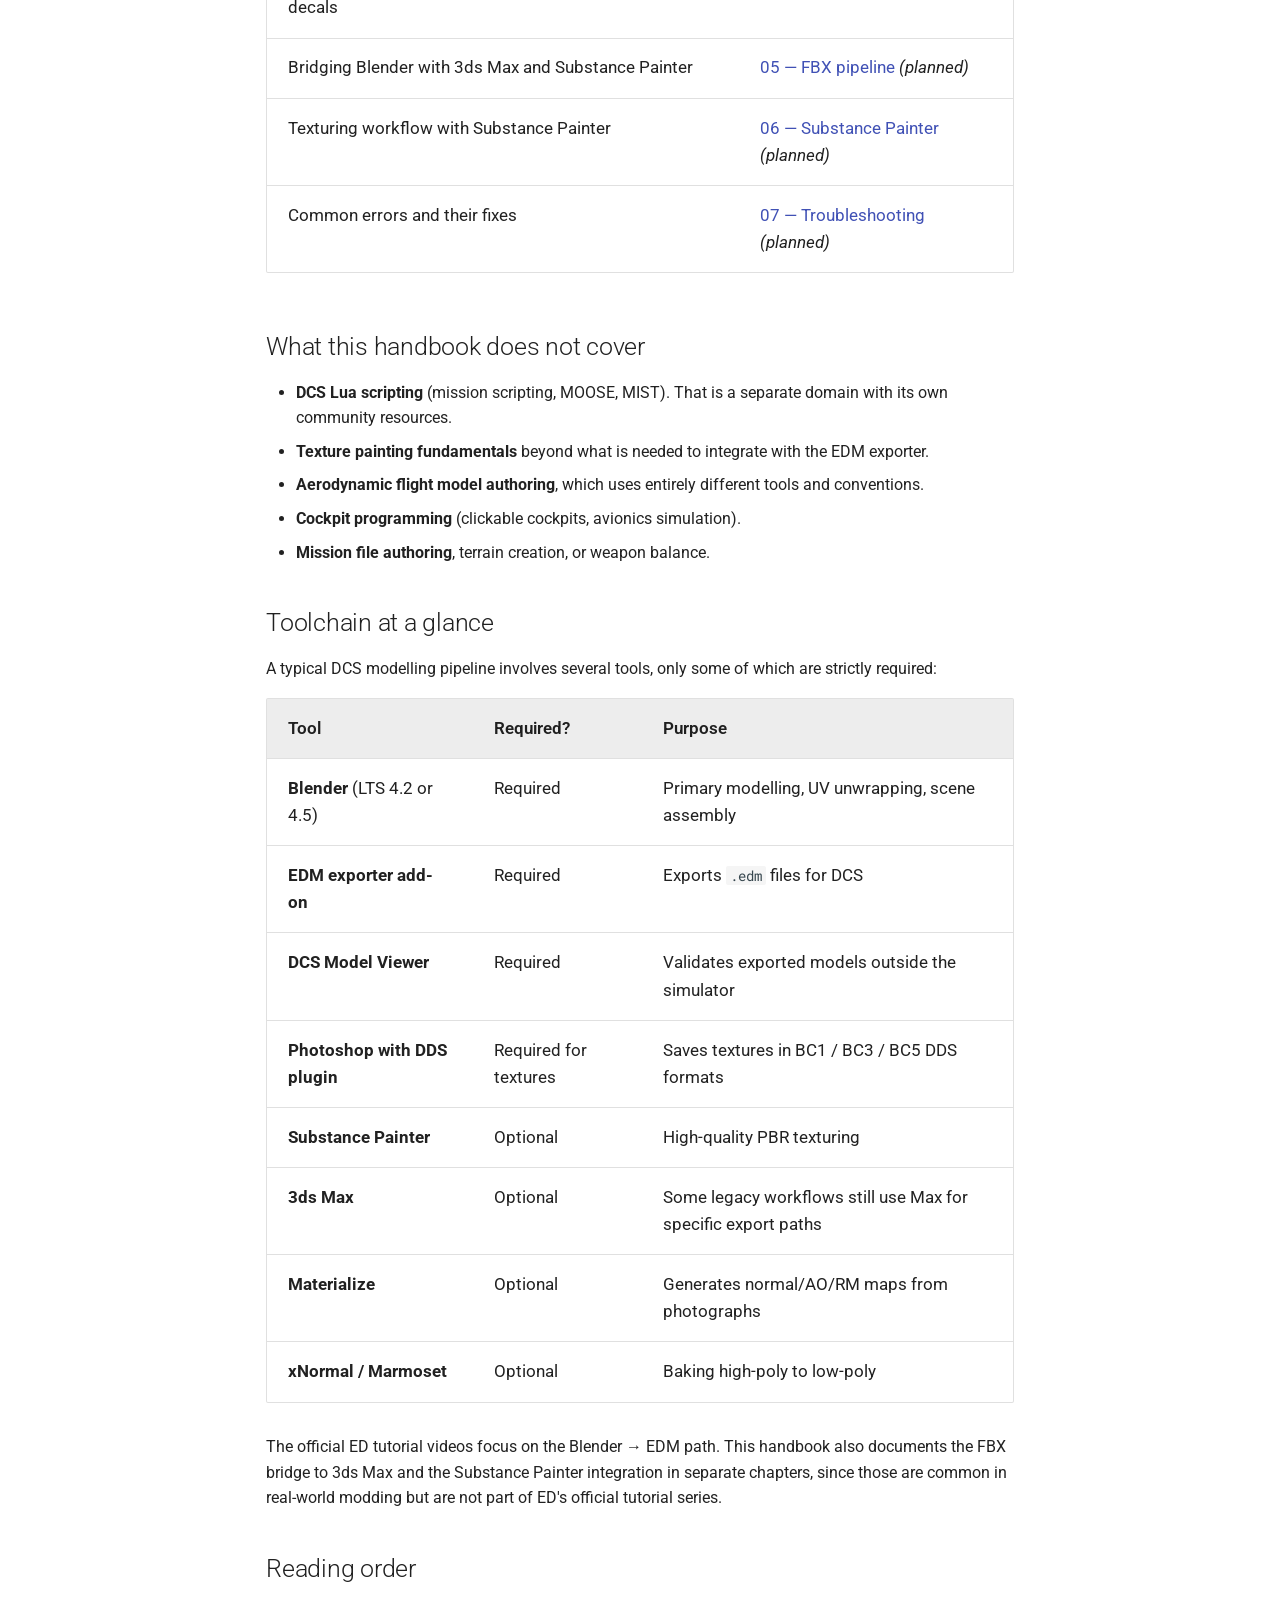
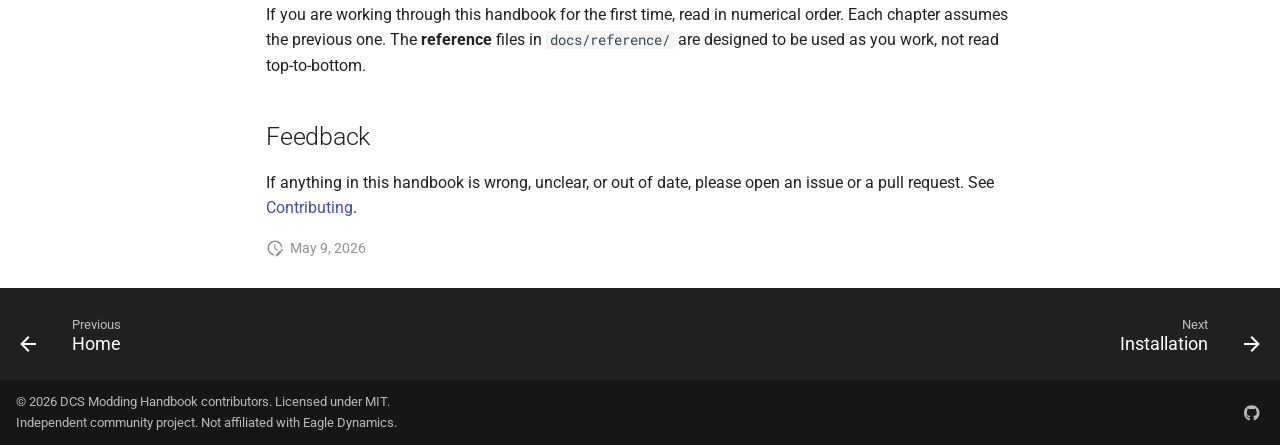
<file: 00-overview/index.html>
<!doctype html>
<html lang="en" class="no-js">
  <head>
    
      <meta charset="utf-8">
      <meta name="viewport" content="width=device-width,initial-scale=1">
      
        <meta name="description" content="What the EDM exporter is, what this handbook covers, and the typical DCS modelling toolchain.">
      
      
        <meta name="author" content="thebgpikester">
      
      
        <link rel="canonical" href="https://thebgpikester.github.io/dcs-blender-modding-handbook/00-overview/">
      
      
        <link rel="prev" href="..">
      
      
        <link rel="next" href="../01-installation/">
      
      
      <link rel="icon" href="../assets/images/favicon.png">
      <meta name="generator" content="mkdocs-1.6.1, mkdocs-material-9.5.49">
    
    
      
        <title>Overview and toolchain - DCS Modding Handbook</title>
      
    
    
      <link rel="stylesheet" href="../assets/stylesheets/main.6f8fc17f.min.css">
      
        
        <link rel="stylesheet" href="../assets/stylesheets/palette.06af60db.min.css">
      
      


    
    
      
    
    
      
        
        
        <link rel="preconnect" href="https://fonts.gstatic.com" crossorigin>
        <link rel="stylesheet" href="https://fonts.googleapis.com/css?family=Roboto:300,300i,400,400i,700,700i%7CRoboto+Mono:400,400i,700,700i&display=fallback">
        <style>:root{--md-text-font:"Roboto";--md-code-font:"Roboto Mono"}</style>
      
    
    
      <link rel="stylesheet" href="../stylesheets/extra.css">
    
    <script>__md_scope=new URL("..",location),__md_hash=e=>[...e].reduce(((e,_)=>(e<<5)-e+_.charCodeAt(0)),0),__md_get=(e,_=localStorage,t=__md_scope)=>JSON.parse(_.getItem(t.pathname+"."+e)),__md_set=(e,_,t=localStorage,a=__md_scope)=>{try{t.setItem(a.pathname+"."+e,JSON.stringify(_))}catch(e){}}</script>
    
      

    
    
    
   <link href="../assets/stylesheets/glightbox.min.css" rel="stylesheet"/><style>
    html.glightbox-open { overflow: initial; height: 100%; }
    .gslide-title { margin-top: 0px; user-select: text; }
    .gslide-desc { color: #666; user-select: text; }
    .gslide-image img { background: white; }
    .gscrollbar-fixer { padding-right: 15px; }
    .gdesc-inner { font-size: 0.75rem; }
    body[data-md-color-scheme="slate"] .gdesc-inner { background: var(--md-default-bg-color);}
    body[data-md-color-scheme="slate"] .gslide-title { color: var(--md-default-fg-color);}
    body[data-md-color-scheme="slate"] .gslide-desc { color: var(--md-default-fg-color);}</style> <script src="../assets/javascripts/glightbox.min.js"></script></head>
  
  
    
    
      
    
    
    
    
    <body dir="ltr" data-md-color-scheme="slate" data-md-color-primary="black" data-md-color-accent="amber">
  
    
    <input class="md-toggle" data-md-toggle="drawer" type="checkbox" id="__drawer" autocomplete="off">
    <input class="md-toggle" data-md-toggle="search" type="checkbox" id="__search" autocomplete="off">
    <label class="md-overlay" for="__drawer"></label>
    <div data-md-component="skip">
      
        
        <a href="#overview-and-toolchain" class="md-skip">
          Skip to content
        </a>
      
    </div>
    <div data-md-component="announce">
      
    </div>
    
    
      

  

<header class="md-header md-header--shadow md-header--lifted" data-md-component="header">
  <nav class="md-header__inner md-grid" aria-label="Header">
    <a href=".." title="DCS Modding Handbook" class="md-header__button md-logo" aria-label="DCS Modding Handbook" data-md-component="logo">
      
  
  <svg xmlns="http://www.w3.org/2000/svg" viewBox="0 0 24 24"><path d="M12 8a3 3 0 0 0 3-3 3 3 0 0 0-3-3 3 3 0 0 0-3 3 3 3 0 0 0 3 3m0 3.54C9.64 9.35 6.5 8 3 8v11c3.5 0 6.64 1.35 9 3.54 2.36-2.19 5.5-3.54 9-3.54V8c-3.5 0-6.64 1.35-9 3.54"/></svg>

    </a>
    <label class="md-header__button md-icon" for="__drawer">
      
      <svg xmlns="http://www.w3.org/2000/svg" viewBox="0 0 24 24"><path d="M3 6h18v2H3zm0 5h18v2H3zm0 5h18v2H3z"/></svg>
    </label>
    <div class="md-header__title" data-md-component="header-title">
      <div class="md-header__ellipsis">
        <div class="md-header__topic">
          <span class="md-ellipsis">
            DCS Modding Handbook
          </span>
        </div>
        <div class="md-header__topic" data-md-component="header-topic">
          <span class="md-ellipsis">
            
              Overview and toolchain
            
          </span>
        </div>
      </div>
    </div>
    
      
        <form class="md-header__option" data-md-component="palette">
  
    
    
    
    <input class="md-option" data-md-color-media="(prefers-color-scheme: dark)" data-md-color-scheme="slate" data-md-color-primary="black" data-md-color-accent="amber"  aria-label="Switch to light mode"  type="radio" name="__palette" id="__palette_0">
    
      <label class="md-header__button md-icon" title="Switch to light mode" for="__palette_1" hidden>
        <svg xmlns="http://www.w3.org/2000/svg" viewBox="0 0 24 24"><path d="M12 7a5 5 0 0 1 5 5 5 5 0 0 1-5 5 5 5 0 0 1-5-5 5 5 0 0 1 5-5m0 2a3 3 0 0 0-3 3 3 3 0 0 0 3 3 3 3 0 0 0 3-3 3 3 0 0 0-3-3m0-7 2.39 3.42C13.65 5.15 12.84 5 12 5s-1.65.15-2.39.42zM3.34 7l4.16-.35A7.2 7.2 0 0 0 5.94 8.5c-.44.74-.69 1.5-.83 2.29zm.02 10 1.76-3.77a7.131 7.131 0 0 0 2.38 4.14zM20.65 7l-1.77 3.79a7.02 7.02 0 0 0-2.38-4.15zm-.01 10-4.14.36c.59-.51 1.12-1.14 1.54-1.86.42-.73.69-1.5.83-2.29zM12 22l-2.41-3.44c.74.27 1.55.44 2.41.44.82 0 1.63-.17 2.37-.44z"/></svg>
      </label>
    
  
    
    
    
    <input class="md-option" data-md-color-media="(prefers-color-scheme: light)" data-md-color-scheme="default" data-md-color-primary="indigo" data-md-color-accent="amber"  aria-label="Switch to dark mode"  type="radio" name="__palette" id="__palette_1">
    
      <label class="md-header__button md-icon" title="Switch to dark mode" for="__palette_0" hidden>
        <svg xmlns="http://www.w3.org/2000/svg" viewBox="0 0 24 24"><path d="m17.75 4.09-2.53 1.94.91 3.06-2.63-1.81-2.63 1.81.91-3.06-2.53-1.94L12.44 4l1.06-3 1.06 3zm3.5 6.91-1.64 1.25.59 1.98-1.7-1.17-1.7 1.17.59-1.98L15.75 11l2.06-.05L18.5 9l.69 1.95zm-2.28 4.95c.83-.08 1.72 1.1 1.19 1.85-.32.45-.66.87-1.08 1.27C15.17 23 8.84 23 4.94 19.07c-3.91-3.9-3.91-10.24 0-14.14.4-.4.82-.76 1.27-1.08.75-.53 1.93.36 1.85 1.19-.27 2.86.69 5.83 2.89 8.02a9.96 9.96 0 0 0 8.02 2.89m-1.64 2.02a12.08 12.08 0 0 1-7.8-3.47c-2.17-2.19-3.33-5-3.49-7.82-2.81 3.14-2.7 7.96.31 10.98 3.02 3.01 7.84 3.12 10.98.31"/></svg>
      </label>
    
  
</form>
      
    
    
      <script>var palette=__md_get("__palette");if(palette&&palette.color){if("(prefers-color-scheme)"===palette.color.media){var media=matchMedia("(prefers-color-scheme: light)"),input=document.querySelector(media.matches?"[data-md-color-media='(prefers-color-scheme: light)']":"[data-md-color-media='(prefers-color-scheme: dark)']");palette.color.media=input.getAttribute("data-md-color-media"),palette.color.scheme=input.getAttribute("data-md-color-scheme"),palette.color.primary=input.getAttribute("data-md-color-primary"),palette.color.accent=input.getAttribute("data-md-color-accent")}for(var[key,value]of Object.entries(palette.color))document.body.setAttribute("data-md-color-"+key,value)}</script>
    
    
    
      <label class="md-header__button md-icon" for="__search">
        
        <svg xmlns="http://www.w3.org/2000/svg" viewBox="0 0 24 24"><path d="M9.5 3A6.5 6.5 0 0 1 16 9.5c0 1.61-.59 3.09-1.56 4.23l.27.27h.79l5 5-1.5 1.5-5-5v-.79l-.27-.27A6.52 6.52 0 0 1 9.5 16 6.5 6.5 0 0 1 3 9.5 6.5 6.5 0 0 1 9.5 3m0 2C7 5 5 7 5 9.5S7 14 9.5 14 14 12 14 9.5 12 5 9.5 5"/></svg>
      </label>
      <div class="md-search" data-md-component="search" role="dialog">
  <label class="md-search__overlay" for="__search"></label>
  <div class="md-search__inner" role="search">
    <form class="md-search__form" name="search">
      <input type="text" class="md-search__input" name="query" aria-label="Search" placeholder="Search" autocapitalize="off" autocorrect="off" autocomplete="off" spellcheck="false" data-md-component="search-query" required>
      <label class="md-search__icon md-icon" for="__search">
        
        <svg xmlns="http://www.w3.org/2000/svg" viewBox="0 0 24 24"><path d="M9.5 3A6.5 6.5 0 0 1 16 9.5c0 1.61-.59 3.09-1.56 4.23l.27.27h.79l5 5-1.5 1.5-5-5v-.79l-.27-.27A6.52 6.52 0 0 1 9.5 16 6.5 6.5 0 0 1 3 9.5 6.5 6.5 0 0 1 9.5 3m0 2C7 5 5 7 5 9.5S7 14 9.5 14 14 12 14 9.5 12 5 9.5 5"/></svg>
        
        <svg xmlns="http://www.w3.org/2000/svg" viewBox="0 0 24 24"><path d="M20 11v2H8l5.5 5.5-1.42 1.42L4.16 12l7.92-7.92L13.5 5.5 8 11z"/></svg>
      </label>
      <nav class="md-search__options" aria-label="Search">
        
          <a href="javascript:void(0)" class="md-search__icon md-icon" title="Share" aria-label="Share" data-clipboard data-clipboard-text="" data-md-component="search-share" tabindex="-1">
            
            <svg xmlns="http://www.w3.org/2000/svg" viewBox="0 0 24 24"><path d="M18 16.08c-.76 0-1.44.3-1.96.77L8.91 12.7c.05-.23.09-.46.09-.7s-.04-.47-.09-.7l7.05-4.11c.54.5 1.25.81 2.04.81a3 3 0 0 0 3-3 3 3 0 0 0-3-3 3 3 0 0 0-3 3c0 .24.04.47.09.7L8.04 9.81C7.5 9.31 6.79 9 6 9a3 3 0 0 0-3 3 3 3 0 0 0 3 3c.79 0 1.5-.31 2.04-.81l7.12 4.15c-.05.21-.08.43-.08.66 0 1.61 1.31 2.91 2.92 2.91s2.92-1.3 2.92-2.91A2.92 2.92 0 0 0 18 16.08"/></svg>
          </a>
        
        <button type="reset" class="md-search__icon md-icon" title="Clear" aria-label="Clear" tabindex="-1">
          
          <svg xmlns="http://www.w3.org/2000/svg" viewBox="0 0 24 24"><path d="M19 6.41 17.59 5 12 10.59 6.41 5 5 6.41 10.59 12 5 17.59 6.41 19 12 13.41 17.59 19 19 17.59 13.41 12z"/></svg>
        </button>
      </nav>
      
        <div class="md-search__suggest" data-md-component="search-suggest"></div>
      
    </form>
    <div class="md-search__output">
      <div class="md-search__scrollwrap" tabindex="0" data-md-scrollfix>
        <div class="md-search-result" data-md-component="search-result">
          <div class="md-search-result__meta">
            Initializing search
          </div>
          <ol class="md-search-result__list" role="presentation"></ol>
        </div>
      </div>
    </div>
  </div>
</div>
    
    
      <div class="md-header__source">
        <a href="https://github.com/thebgpikester/dcs-blender-modding-handbook" title="Go to repository" class="md-source" data-md-component="source">
  <div class="md-source__icon md-icon">
    
    <svg xmlns="http://www.w3.org/2000/svg" viewBox="0 0 496 512"><!--! Font Awesome Free 6.7.1 by @fontawesome - https://fontawesome.com License - https://fontawesome.com/license/free (Icons: CC BY 4.0, Fonts: SIL OFL 1.1, Code: MIT License) Copyright 2024 Fonticons, Inc.--><path d="M165.9 397.4c0 2-2.3 3.6-5.2 3.6-3.3.3-5.6-1.3-5.6-3.6 0-2 2.3-3.6 5.2-3.6 3-.3 5.6 1.3 5.6 3.6m-31.1-4.5c-.7 2 1.3 4.3 4.3 4.9 2.6 1 5.6 0 6.2-2s-1.3-4.3-4.3-5.2c-2.6-.7-5.5.3-6.2 2.3m44.2-1.7c-2.9.7-4.9 2.6-4.6 4.9.3 2 2.9 3.3 5.9 2.6 2.9-.7 4.9-2.6 4.6-4.6-.3-1.9-3-3.2-5.9-2.9M244.8 8C106.1 8 0 113.3 0 252c0 110.9 69.8 205.8 169.5 239.2 12.8 2.3 17.3-5.6 17.3-12.1 0-6.2-.3-40.4-.3-61.4 0 0-70 15-84.7-29.8 0 0-11.4-29.1-27.8-36.6 0 0-22.9-15.7 1.6-15.4 0 0 24.9 2 38.6 25.8 21.9 38.6 58.6 27.5 72.9 20.9 2.3-16 8.8-27.1 16-33.7-55.9-6.2-112.3-14.3-112.3-110.5 0-27.5 7.6-41.3 23.6-58.9-2.6-6.5-11.1-33.3 2.6-67.9 20.9-6.5 69 27 69 27 20-5.6 41.5-8.5 62.8-8.5s42.8 2.9 62.8 8.5c0 0 48.1-33.6 69-27 13.7 34.7 5.2 61.4 2.6 67.9 16 17.7 25.8 31.5 25.8 58.9 0 96.5-58.9 104.2-114.8 110.5 9.2 7.9 17 22.9 17 46.4 0 33.7-.3 75.4-.3 83.6 0 6.5 4.6 14.4 17.3 12.1C428.2 457.8 496 362.9 496 252 496 113.3 383.5 8 244.8 8M97.2 352.9c-1.3 1-1 3.3.7 5.2 1.6 1.6 3.9 2.3 5.2 1 1.3-1 1-3.3-.7-5.2-1.6-1.6-3.9-2.3-5.2-1m-10.8-8.1c-.7 1.3.3 2.9 2.3 3.9 1.6 1 3.6.7 4.3-.7.7-1.3-.3-2.9-2.3-3.9-2-.6-3.6-.3-4.3.7m32.4 35.6c-1.6 1.3-1 4.3 1.3 6.2 2.3 2.3 5.2 2.6 6.5 1 1.3-1.3.7-4.3-1.3-6.2-2.2-2.3-5.2-2.6-6.5-1m-11.4-14.7c-1.6 1-1.6 3.6 0 5.9s4.3 3.3 5.6 2.3c1.6-1.3 1.6-3.9 0-6.2-1.4-2.3-4-3.3-5.6-2"/></svg>
  </div>
  <div class="md-source__repository">
    thebgpikester/dcs-blender-modding-handbook
  </div>
</a>
      </div>
    
  </nav>
  
    
      
<nav class="md-tabs" aria-label="Tabs" data-md-component="tabs">
  <div class="md-grid">
    <ul class="md-tabs__list">
      
        
  
  
  
    <li class="md-tabs__item">
      <a href=".." class="md-tabs__link">
        
  
    
  
  Home

      </a>
    </li>
  

      
        
  
  
    
  
  
    
    
      <li class="md-tabs__item md-tabs__item--active">
        <a href="./" class="md-tabs__link">
          
  
    
  
  Guide

        </a>
      </li>
    
  

      
        
  
  
  
    
    
      <li class="md-tabs__item">
        <a href="../reference/hotkey-reference/" class="md-tabs__link">
          
  
    
  
  Reference

        </a>
      </li>
    
  

      
        
  
  
  
    <li class="md-tabs__item">
      <a href="../contributing/" class="md-tabs__link">
        
  
    
  
  Contributing

      </a>
    </li>
  

      
    </ul>
  </div>
</nav>
    
  
</header>
    
    <div class="md-container" data-md-component="container">
      
      
        
      
      <main class="md-main" data-md-component="main">
        <div class="md-main__inner md-grid">
          
            
              
              <div class="md-sidebar md-sidebar--primary" data-md-component="sidebar" data-md-type="navigation" >
                <div class="md-sidebar__scrollwrap">
                  <div class="md-sidebar__inner">
                    


  


<nav class="md-nav md-nav--primary md-nav--lifted" aria-label="Navigation" data-md-level="0">
  <label class="md-nav__title" for="__drawer">
    <a href=".." title="DCS Modding Handbook" class="md-nav__button md-logo" aria-label="DCS Modding Handbook" data-md-component="logo">
      
  
  <svg xmlns="http://www.w3.org/2000/svg" viewBox="0 0 24 24"><path d="M12 8a3 3 0 0 0 3-3 3 3 0 0 0-3-3 3 3 0 0 0-3 3 3 3 0 0 0 3 3m0 3.54C9.64 9.35 6.5 8 3 8v11c3.5 0 6.64 1.35 9 3.54 2.36-2.19 5.5-3.54 9-3.54V8c-3.5 0-6.64 1.35-9 3.54"/></svg>

    </a>
    DCS Modding Handbook
  </label>
  
    <div class="md-nav__source">
      <a href="https://github.com/thebgpikester/dcs-blender-modding-handbook" title="Go to repository" class="md-source" data-md-component="source">
  <div class="md-source__icon md-icon">
    
    <svg xmlns="http://www.w3.org/2000/svg" viewBox="0 0 496 512"><!--! Font Awesome Free 6.7.1 by @fontawesome - https://fontawesome.com License - https://fontawesome.com/license/free (Icons: CC BY 4.0, Fonts: SIL OFL 1.1, Code: MIT License) Copyright 2024 Fonticons, Inc.--><path d="M165.9 397.4c0 2-2.3 3.6-5.2 3.6-3.3.3-5.6-1.3-5.6-3.6 0-2 2.3-3.6 5.2-3.6 3-.3 5.6 1.3 5.6 3.6m-31.1-4.5c-.7 2 1.3 4.3 4.3 4.9 2.6 1 5.6 0 6.2-2s-1.3-4.3-4.3-5.2c-2.6-.7-5.5.3-6.2 2.3m44.2-1.7c-2.9.7-4.9 2.6-4.6 4.9.3 2 2.9 3.3 5.9 2.6 2.9-.7 4.9-2.6 4.6-4.6-.3-1.9-3-3.2-5.9-2.9M244.8 8C106.1 8 0 113.3 0 252c0 110.9 69.8 205.8 169.5 239.2 12.8 2.3 17.3-5.6 17.3-12.1 0-6.2-.3-40.4-.3-61.4 0 0-70 15-84.7-29.8 0 0-11.4-29.1-27.8-36.6 0 0-22.9-15.7 1.6-15.4 0 0 24.9 2 38.6 25.8 21.9 38.6 58.6 27.5 72.9 20.9 2.3-16 8.8-27.1 16-33.7-55.9-6.2-112.3-14.3-112.3-110.5 0-27.5 7.6-41.3 23.6-58.9-2.6-6.5-11.1-33.3 2.6-67.9 20.9-6.5 69 27 69 27 20-5.6 41.5-8.5 62.8-8.5s42.8 2.9 62.8 8.5c0 0 48.1-33.6 69-27 13.7 34.7 5.2 61.4 2.6 67.9 16 17.7 25.8 31.5 25.8 58.9 0 96.5-58.9 104.2-114.8 110.5 9.2 7.9 17 22.9 17 46.4 0 33.7-.3 75.4-.3 83.6 0 6.5 4.6 14.4 17.3 12.1C428.2 457.8 496 362.9 496 252 496 113.3 383.5 8 244.8 8M97.2 352.9c-1.3 1-1 3.3.7 5.2 1.6 1.6 3.9 2.3 5.2 1 1.3-1 1-3.3-.7-5.2-1.6-1.6-3.9-2.3-5.2-1m-10.8-8.1c-.7 1.3.3 2.9 2.3 3.9 1.6 1 3.6.7 4.3-.7.7-1.3-.3-2.9-2.3-3.9-2-.6-3.6-.3-4.3.7m32.4 35.6c-1.6 1.3-1 4.3 1.3 6.2 2.3 2.3 5.2 2.6 6.5 1 1.3-1.3.7-4.3-1.3-6.2-2.2-2.3-5.2-2.6-6.5-1m-11.4-14.7c-1.6 1-1.6 3.6 0 5.9s4.3 3.3 5.6 2.3c1.6-1.3 1.6-3.9 0-6.2-1.4-2.3-4-3.3-5.6-2"/></svg>
  </div>
  <div class="md-source__repository">
    thebgpikester/dcs-blender-modding-handbook
  </div>
</a>
    </div>
  
  <ul class="md-nav__list" data-md-scrollfix>
    
      
      
  
  
  
  
    <li class="md-nav__item">
      <a href=".." class="md-nav__link">
        
  
  <span class="md-ellipsis">
    Home
  </span>
  

      </a>
    </li>
  

    
      
      
  
  
    
  
  
  
    
    
      
        
      
        
      
        
      
        
      
        
      
        
      
        
      
        
      
    
    
      
        
        
      
      
        
      
    
    
    <li class="md-nav__item md-nav__item--active md-nav__item--section md-nav__item--nested">
      
        
        
        <input class="md-nav__toggle md-toggle " type="checkbox" id="__nav_2" checked>
        
          
          <label class="md-nav__link" for="__nav_2" id="__nav_2_label" tabindex="">
            
  
  <span class="md-ellipsis">
    Guide
  </span>
  

            <span class="md-nav__icon md-icon"></span>
          </label>
        
        <nav class="md-nav" data-md-level="1" aria-labelledby="__nav_2_label" aria-expanded="true">
          <label class="md-nav__title" for="__nav_2">
            <span class="md-nav__icon md-icon"></span>
            Guide
          </label>
          <ul class="md-nav__list" data-md-scrollfix>
            
              
                
  
  
    
  
  
  
    <li class="md-nav__item md-nav__item--active">
      
      <input class="md-nav__toggle md-toggle" type="checkbox" id="__toc">
      
      
        
      
      
        <label class="md-nav__link md-nav__link--active" for="__toc">
          
  
  <span class="md-ellipsis">
    Overview
  </span>
  

          <span class="md-nav__icon md-icon"></span>
        </label>
      
      <a href="./" class="md-nav__link md-nav__link--active">
        
  
  <span class="md-ellipsis">
    Overview
  </span>
  

      </a>
      
        

  

<nav class="md-nav md-nav--secondary" aria-label="On this page">
  
  
  
    
  
  
    <label class="md-nav__title" for="__toc">
      <span class="md-nav__icon md-icon"></span>
      On this page
    </label>
    <ul class="md-nav__list" data-md-component="toc" data-md-scrollfix>
      
        <li class="md-nav__item">
  <a href="#what-is-the-edm-exporter" class="md-nav__link">
    <span class="md-ellipsis">
      What is the EDM exporter
    </span>
  </a>
  
</li>
      
        <li class="md-nav__item">
  <a href="#what-this-handbook-covers" class="md-nav__link">
    <span class="md-ellipsis">
      What this handbook covers
    </span>
  </a>
  
</li>
      
        <li class="md-nav__item">
  <a href="#what-this-handbook-does-not-cover" class="md-nav__link">
    <span class="md-ellipsis">
      What this handbook does not cover
    </span>
  </a>
  
</li>
      
        <li class="md-nav__item">
  <a href="#toolchain-at-a-glance" class="md-nav__link">
    <span class="md-ellipsis">
      Toolchain at a glance
    </span>
  </a>
  
</li>
      
        <li class="md-nav__item">
  <a href="#reading-order" class="md-nav__link">
    <span class="md-ellipsis">
      Reading order
    </span>
  </a>
  
</li>
      
        <li class="md-nav__item">
  <a href="#feedback" class="md-nav__link">
    <span class="md-ellipsis">
      Feedback
    </span>
  </a>
  
</li>
      
    </ul>
  
</nav>
      
    </li>
  

              
            
              
                
  
  
  
  
    <li class="md-nav__item">
      <a href="../01-installation/" class="md-nav__link">
        
  
  <span class="md-ellipsis">
    Installation
  </span>
  

      </a>
    </li>
  

              
            
              
                
  
  
  
  
    <li class="md-nav__item">
      <a href="../02-geometry-animation/" class="md-nav__link">
        
  
  <span class="md-ellipsis">
    Geometry & Animation
  </span>
  

      </a>
    </li>
  

              
            
              
                
  
  
  
  
    <li class="md-nav__item">
      <a href="../03-materials-textures/" class="md-nav__link">
        
  
  <span class="md-ellipsis">
    Materials & Textures
  </span>
  

      </a>
    </li>
  

              
            
              
                
  
  
  
  
    <li class="md-nav__item">
      <a href="../04-lighting-damage/" class="md-nav__link">
        
  
  <span class="md-ellipsis">
    Lighting & Damage
  </span>
  

      </a>
    </li>
  

              
            
              
                
  
  
  
  
    <li class="md-nav__item">
      <a href="../05-fbx-pipeline/" class="md-nav__link">
        
  
  <span class="md-ellipsis">
    FBX Pipeline
  </span>
  

      </a>
    </li>
  

              
            
              
                
  
  
  
  
    <li class="md-nav__item">
      <a href="../06-substance-painter/" class="md-nav__link">
        
  
  <span class="md-ellipsis">
    Substance Painter
  </span>
  

      </a>
    </li>
  

              
            
              
                
  
  
  
  
    <li class="md-nav__item">
      <a href="../07-troubleshooting/" class="md-nav__link">
        
  
  <span class="md-ellipsis">
    Troubleshooting
  </span>
  

      </a>
    </li>
  

              
            
          </ul>
        </nav>
      
    </li>
  

    
      
      
  
  
  
  
    
    
      
        
      
        
      
        
      
        
      
    
    
      
      
        
      
    
    
    <li class="md-nav__item md-nav__item--nested">
      
        
        
          
        
        <input class="md-nav__toggle md-toggle md-toggle--indeterminate" type="checkbox" id="__nav_3" >
        
          
          <label class="md-nav__link" for="__nav_3" id="__nav_3_label" tabindex="0">
            
  
  <span class="md-ellipsis">
    Reference
  </span>
  

            <span class="md-nav__icon md-icon"></span>
          </label>
        
        <nav class="md-nav" data-md-level="1" aria-labelledby="__nav_3_label" aria-expanded="false">
          <label class="md-nav__title" for="__nav_3">
            <span class="md-nav__icon md-icon"></span>
            Reference
          </label>
          <ul class="md-nav__list" data-md-scrollfix>
            
              
                
  
  
  
  
    <li class="md-nav__item">
      <a href="../reference/hotkey-reference/" class="md-nav__link">
        
  
  <span class="md-ellipsis">
    Hotkeys
  </span>
  

      </a>
    </li>
  

              
            
              
                
  
  
  
  
    <li class="md-nav__item">
      <a href="../reference/naming-conventions/" class="md-nav__link">
        
  
  <span class="md-ellipsis">
    Naming Conventions
  </span>
  

      </a>
    </li>
  

              
            
              
                
  
  
  
  
    <li class="md-nav__item">
      <a href="../reference/object-types/" class="md-nav__link">
        
  
  <span class="md-ellipsis">
    Object Types
  </span>
  

      </a>
    </li>
  

              
            
              
                
  
  
  
  
    <li class="md-nav__item">
      <a href="../reference/edm-material-inputs/" class="md-nav__link">
        
  
  <span class="md-ellipsis">
    EDM Material Inputs
  </span>
  

      </a>
    </li>
  

              
            
          </ul>
        </nav>
      
    </li>
  

    
      
      
  
  
  
  
    <li class="md-nav__item">
      <a href="../contributing/" class="md-nav__link">
        
  
  <span class="md-ellipsis">
    Contributing
  </span>
  

      </a>
    </li>
  

    
  </ul>
</nav>
                  </div>
                </div>
              </div>
            
            
              
              <div class="md-sidebar md-sidebar--secondary" data-md-component="sidebar" data-md-type="toc" >
                <div class="md-sidebar__scrollwrap">
                  <div class="md-sidebar__inner">
                    

  

<nav class="md-nav md-nav--secondary" aria-label="On this page">
  
  
  
    
  
  
    <label class="md-nav__title" for="__toc">
      <span class="md-nav__icon md-icon"></span>
      On this page
    </label>
    <ul class="md-nav__list" data-md-component="toc" data-md-scrollfix>
      
        <li class="md-nav__item">
  <a href="#what-is-the-edm-exporter" class="md-nav__link">
    <span class="md-ellipsis">
      What is the EDM exporter
    </span>
  </a>
  
</li>
      
        <li class="md-nav__item">
  <a href="#what-this-handbook-covers" class="md-nav__link">
    <span class="md-ellipsis">
      What this handbook covers
    </span>
  </a>
  
</li>
      
        <li class="md-nav__item">
  <a href="#what-this-handbook-does-not-cover" class="md-nav__link">
    <span class="md-ellipsis">
      What this handbook does not cover
    </span>
  </a>
  
</li>
      
        <li class="md-nav__item">
  <a href="#toolchain-at-a-glance" class="md-nav__link">
    <span class="md-ellipsis">
      Toolchain at a glance
    </span>
  </a>
  
</li>
      
        <li class="md-nav__item">
  <a href="#reading-order" class="md-nav__link">
    <span class="md-ellipsis">
      Reading order
    </span>
  </a>
  
</li>
      
        <li class="md-nav__item">
  <a href="#feedback" class="md-nav__link">
    <span class="md-ellipsis">
      Feedback
    </span>
  </a>
  
</li>
      
    </ul>
  
</nav>
                  </div>
                </div>
              </div>
            
          
          
            <div class="md-content" data-md-component="content">
              <article class="md-content__inner md-typeset">
                
                  

  
    <a href="https://github.com/thebgpikester/dcs-blender-modding-handbook/edit/main/docs/00-overview.md" title="Edit this page" class="md-content__button md-icon">
      
      <svg xmlns="http://www.w3.org/2000/svg" viewBox="0 0 24 24"><path d="M20.71 7.04c.39-.39.39-1.04 0-1.41l-2.34-2.34c-.37-.39-1.02-.39-1.41 0l-1.84 1.83 3.75 3.75M3 17.25V21h3.75L17.81 9.93l-3.75-3.75z"/></svg>
    </a>
  
  
    
      
    
    <a href="https://github.com/thebgpikester/dcs-blender-modding-handbook/raw/main/docs/00-overview.md" title="View source of this page" class="md-content__button md-icon">
      
      <svg xmlns="http://www.w3.org/2000/svg" viewBox="0 0 24 24"><path d="M12 9a3 3 0 0 0-3 3 3 3 0 0 0 3 3 3 3 0 0 0 3-3 3 3 0 0 0-3-3m0 8a5 5 0 0 1-5-5 5 5 0 0 1 5-5 5 5 0 0 1 5 5 5 5 0 0 1-5 5m0-12.5C7 4.5 2.73 7.61 1 12c1.73 4.39 6 7.5 11 7.5s9.27-3.11 11-7.5c-1.73-4.39-6-7.5-11-7.5"/></svg>
    </a>
  


<h1 id="overview-and-toolchain">Overview and toolchain<a class="headerlink" href="#overview-and-toolchain" title="Permanent link">&para;</a></h1>
<p>This handbook covers the production pipeline for creating 3D models, animations, and textures for <strong>Digital Combat Simulator</strong> (DCS World) using <strong>Blender</strong> as the primary modelling tool and the <strong>EDM exporter</strong> as the bridge to the DCS engine.
<a class="glightbox" href="../images/i58.png" data-type="image" data-width="100%" data-height="auto" data-desc-position="bottom"><img alt="Blender 4.6" src="../images/i58.png" /></a></p>
<h2 id="what-is-the-edm-exporter">What is the EDM exporter<a class="headerlink" href="#what-is-the-edm-exporter" title="Permanent link">&para;</a></h2>
<p><code>IO_Scene_EDM</code> is the official Eagle Dynamics Blender add-on that exports scenes to <code>.edm</code>, the model format used by DCS World. It replaces the older 3ds Max-only pipeline and is the recommended path for new modders.</p>
<p>The exporter handles:</p>
<ul>
<li><strong>Geometry export</strong> with multiple LODs</li>
<li><strong>Animation arguments</strong> linking object transforms to engine values (gun elevation, gear retraction, etc.)</li>
<li><strong>Materials</strong> through a custom shader node system</li>
<li><strong>Lighting</strong> (real lamps, fake light points, surface mode lights)</li>
<li><strong>Damage systems</strong> (texture-based and geometry-based)</li>
<li><strong>Connectors, bounding boxes, and collision geometry</strong></li>
<li><strong>Bone deformations</strong> for skeletal animation</li>
</ul>
<h2 id="what-this-handbook-covers">What this handbook covers<a class="headerlink" href="#what-this-handbook-covers" title="Permanent link">&para;</a></h2>
<table>
<thead>
<tr>
<th>Topic</th>
<th>Doc</th>
</tr>
</thead>
<tbody>
<tr>
<td>Installing the exporter and configuring Blender</td>
<td><a href="../01-installation/">01 — Installation</a></td>
</tr>
<tr>
<td>Preparing geometry, hierarchies, LODs, and animation arguments</td>
<td><a href="../02-geometry-animation/">02 — Geometry &amp; Animation</a></td>
</tr>
<tr>
<td>Setting up materials, textures, decals, and the deck/glass shaders</td>
<td><a href="../03-materials-textures/">03 — Materials &amp; Textures</a></td>
</tr>
<tr>
<td>Lighting systems, the damage model, and number decals</td>
<td><a href="../04-lighting-damage/">04 — Lighting &amp; Damage</a></td>
</tr>
<tr>
<td>Bridging Blender with 3ds Max and Substance Painter</td>
<td><a href="../05-fbx-pipeline/">05 — FBX pipeline</a> <em>(planned)</em></td>
</tr>
<tr>
<td>Texturing workflow with Substance Painter</td>
<td><a href="../06-substance-painter/">06 — Substance Painter</a> <em>(planned)</em></td>
</tr>
<tr>
<td>Common errors and their fixes</td>
<td><a href="../07-troubleshooting/">07 — Troubleshooting</a> <em>(planned)</em></td>
</tr>
</tbody>
</table>
<h2 id="what-this-handbook-does-not-cover">What this handbook does not cover<a class="headerlink" href="#what-this-handbook-does-not-cover" title="Permanent link">&para;</a></h2>
<ul>
<li><strong>DCS Lua scripting</strong> (mission scripting, MOOSE, MIST). That is a separate domain with its own community resources.</li>
<li><strong>Texture painting fundamentals</strong> beyond what is needed to integrate with the EDM exporter.</li>
<li><strong>Aerodynamic flight model authoring</strong>, which uses entirely different tools and conventions.</li>
<li><strong>Cockpit programming</strong> (clickable cockpits, avionics simulation).</li>
<li><strong>Mission file authoring</strong>, terrain creation, or weapon balance.</li>
</ul>
<h2 id="toolchain-at-a-glance">Toolchain at a glance<a class="headerlink" href="#toolchain-at-a-glance" title="Permanent link">&para;</a></h2>
<p>A typical DCS modelling pipeline involves several tools, only some of which are strictly required:</p>
<table>
<thead>
<tr>
<th>Tool</th>
<th>Required?</th>
<th>Purpose</th>
</tr>
</thead>
<tbody>
<tr>
<td><strong>Blender</strong> (LTS 4.2 or 4.5)</td>
<td>Required</td>
<td>Primary modelling, UV unwrapping, scene assembly</td>
</tr>
<tr>
<td><strong>EDM exporter add-on</strong></td>
<td>Required</td>
<td>Exports <code>.edm</code> files for DCS</td>
</tr>
<tr>
<td><strong>DCS Model Viewer</strong></td>
<td>Required</td>
<td>Validates exported models outside the simulator</td>
</tr>
<tr>
<td><strong>Photoshop with DDS plugin</strong></td>
<td>Required for textures</td>
<td>Saves textures in BC1 / BC3 / BC5 DDS formats</td>
</tr>
<tr>
<td><strong>Substance Painter</strong></td>
<td>Optional</td>
<td>High-quality PBR texturing</td>
</tr>
<tr>
<td><strong>3ds Max</strong></td>
<td>Optional</td>
<td>Some legacy workflows still use Max for specific export paths</td>
</tr>
<tr>
<td><strong>Materialize</strong></td>
<td>Optional</td>
<td>Generates normal/AO/RM maps from photographs</td>
</tr>
<tr>
<td><strong>xNormal / Marmoset</strong></td>
<td>Optional</td>
<td>Baking high-poly to low-poly</td>
</tr>
</tbody>
</table>
<p>The official ED tutorial videos focus on the Blender → EDM path. This handbook also documents the FBX bridge to 3ds Max and the Substance Painter integration in separate chapters, since those are common in real-world modding but are not part of ED's official tutorial series.</p>
<h2 id="reading-order">Reading order<a class="headerlink" href="#reading-order" title="Permanent link">&para;</a></h2>
<p>If you are working through this handbook for the first time, read in numerical order. Each chapter assumes the previous one. The <strong>reference</strong> files in <code>docs/reference/</code> are designed to be used as you work, not read top-to-bottom.</p>
<h2 id="feedback">Feedback<a class="headerlink" href="#feedback" title="Permanent link">&para;</a></h2>
<p>If anything in this handbook is wrong, unclear, or out of date, please open an issue or a pull request. See <a href="../contributing/">Contributing</a>.</p>







  
    
  
  


  <aside class="md-source-file">
    
      
  <span class="md-source-file__fact">
    <span class="md-icon" title="Last update">
      <svg xmlns="http://www.w3.org/2000/svg" viewBox="0 0 24 24"><path d="M21 13.1c-.1 0-.3.1-.4.2l-1 1 2.1 2.1 1-1c.2-.2.2-.6 0-.8l-1.3-1.3c-.1-.1-.2-.2-.4-.2m-1.9 1.8-6.1 6V23h2.1l6.1-6.1zM12.5 7v5.2l4 2.4-1 1L11 13V7zM11 21.9c-5.1-.5-9-4.8-9-9.9C2 6.5 6.5 2 12 2c5.3 0 9.6 4.1 10 9.3-.3-.1-.6-.2-1-.2s-.7.1-1 .2C19.6 7.2 16.2 4 12 4c-4.4 0-8 3.6-8 8 0 4.1 3.1 7.5 7.1 7.9l-.1.2z"/></svg>
    </span>
    <span class="git-revision-date-localized-plugin git-revision-date-localized-plugin-date">May 9, 2026</span>
  </span>

    
    
    
    
  </aside>





                
              </article>
            </div>
          
          
  <script>var tabs=__md_get("__tabs");if(Array.isArray(tabs))e:for(var set of document.querySelectorAll(".tabbed-set")){var labels=set.querySelector(".tabbed-labels");for(var tab of tabs)for(var label of labels.getElementsByTagName("label"))if(label.innerText.trim()===tab){var input=document.getElementById(label.htmlFor);input.checked=!0;continue e}}</script>

<script>var target=document.getElementById(location.hash.slice(1));target&&target.name&&(target.checked=target.name.startsWith("__tabbed_"))</script>
        </div>
        
          <button type="button" class="md-top md-icon" data-md-component="top" hidden>
  
  <svg xmlns="http://www.w3.org/2000/svg" viewBox="0 0 24 24"><path d="M13 20h-2V8l-5.5 5.5-1.42-1.42L12 4.16l7.92 7.92-1.42 1.42L13 8z"/></svg>
  Back to top
</button>
        
      </main>
      
        <footer class="md-footer">
  
    
      
      <nav class="md-footer__inner md-grid" aria-label="Footer" >
        
          
          <a href=".." class="md-footer__link md-footer__link--prev" aria-label="Previous: Home">
            <div class="md-footer__button md-icon">
              
              <svg xmlns="http://www.w3.org/2000/svg" viewBox="0 0 24 24"><path d="M20 11v2H8l5.5 5.5-1.42 1.42L4.16 12l7.92-7.92L13.5 5.5 8 11z"/></svg>
            </div>
            <div class="md-footer__title">
              <span class="md-footer__direction">
                Previous
              </span>
              <div class="md-ellipsis">
                Home
              </div>
            </div>
          </a>
        
        
          
          <a href="../01-installation/" class="md-footer__link md-footer__link--next" aria-label="Next: Installation">
            <div class="md-footer__title">
              <span class="md-footer__direction">
                Next
              </span>
              <div class="md-ellipsis">
                Installation
              </div>
            </div>
            <div class="md-footer__button md-icon">
              
              <svg xmlns="http://www.w3.org/2000/svg" viewBox="0 0 24 24"><path d="M4 11v2h12l-5.5 5.5 1.42 1.42L19.84 12l-7.92-7.92L10.5 5.5 16 11z"/></svg>
            </div>
          </a>
        
      </nav>
    
  
  <div class="md-footer-meta md-typeset">
    <div class="md-footer-meta__inner md-grid">
      <div class="md-copyright">
  
    <div class="md-copyright__highlight">
      &copy; 2026 DCS Modding Handbook contributors. Licensed under MIT.<br>
Independent community project. Not affiliated with Eagle Dynamics.

    </div>
  
  
</div>
      
        <div class="md-social">
  
    
    
    
    
    <a href="https://github.com/thebgpikester/dcs-blender-modding-handbook" target="_blank" rel="noopener" title="GitHub repository" class="md-social__link">
      <svg xmlns="http://www.w3.org/2000/svg" viewBox="0 0 496 512"><!--! Font Awesome Free 6.7.1 by @fontawesome - https://fontawesome.com License - https://fontawesome.com/license/free (Icons: CC BY 4.0, Fonts: SIL OFL 1.1, Code: MIT License) Copyright 2024 Fonticons, Inc.--><path d="M165.9 397.4c0 2-2.3 3.6-5.2 3.6-3.3.3-5.6-1.3-5.6-3.6 0-2 2.3-3.6 5.2-3.6 3-.3 5.6 1.3 5.6 3.6m-31.1-4.5c-.7 2 1.3 4.3 4.3 4.9 2.6 1 5.6 0 6.2-2s-1.3-4.3-4.3-5.2c-2.6-.7-5.5.3-6.2 2.3m44.2-1.7c-2.9.7-4.9 2.6-4.6 4.9.3 2 2.9 3.3 5.9 2.6 2.9-.7 4.9-2.6 4.6-4.6-.3-1.9-3-3.2-5.9-2.9M244.8 8C106.1 8 0 113.3 0 252c0 110.9 69.8 205.8 169.5 239.2 12.8 2.3 17.3-5.6 17.3-12.1 0-6.2-.3-40.4-.3-61.4 0 0-70 15-84.7-29.8 0 0-11.4-29.1-27.8-36.6 0 0-22.9-15.7 1.6-15.4 0 0 24.9 2 38.6 25.8 21.9 38.6 58.6 27.5 72.9 20.9 2.3-16 8.8-27.1 16-33.7-55.9-6.2-112.3-14.3-112.3-110.5 0-27.5 7.6-41.3 23.6-58.9-2.6-6.5-11.1-33.3 2.6-67.9 20.9-6.5 69 27 69 27 20-5.6 41.5-8.5 62.8-8.5s42.8 2.9 62.8 8.5c0 0 48.1-33.6 69-27 13.7 34.7 5.2 61.4 2.6 67.9 16 17.7 25.8 31.5 25.8 58.9 0 96.5-58.9 104.2-114.8 110.5 9.2 7.9 17 22.9 17 46.4 0 33.7-.3 75.4-.3 83.6 0 6.5 4.6 14.4 17.3 12.1C428.2 457.8 496 362.9 496 252 496 113.3 383.5 8 244.8 8M97.2 352.9c-1.3 1-1 3.3.7 5.2 1.6 1.6 3.9 2.3 5.2 1 1.3-1 1-3.3-.7-5.2-1.6-1.6-3.9-2.3-5.2-1m-10.8-8.1c-.7 1.3.3 2.9 2.3 3.9 1.6 1 3.6.7 4.3-.7.7-1.3-.3-2.9-2.3-3.9-2-.6-3.6-.3-4.3.7m32.4 35.6c-1.6 1.3-1 4.3 1.3 6.2 2.3 2.3 5.2 2.6 6.5 1 1.3-1.3.7-4.3-1.3-6.2-2.2-2.3-5.2-2.6-6.5-1m-11.4-14.7c-1.6 1-1.6 3.6 0 5.9s4.3 3.3 5.6 2.3c1.6-1.3 1.6-3.9 0-6.2-1.4-2.3-4-3.3-5.6-2"/></svg>
    </a>
  
</div>
      
    </div>
  </div>
</footer>
      
    </div>
    <div class="md-dialog" data-md-component="dialog">
      <div class="md-dialog__inner md-typeset"></div>
    </div>
    
    
    <script id="__config" type="application/json">{"base": "..", "features": ["navigation.tabs", "navigation.tabs.sticky", "navigation.sections", "navigation.expand", "navigation.indexes", "navigation.top", "navigation.tracking", "navigation.footer", "search.suggest", "search.highlight", "search.share", "content.code.copy", "content.code.annotate", "content.tabs.link", "content.action.edit", "content.action.view", "content.tooltips", "toc.follow"], "search": "../assets/javascripts/workers/search.6ce7567c.min.js", "translations": {"clipboard.copied": "Copied to clipboard", "clipboard.copy": "Copy to clipboard", "search.result.more.one": "1 more on this page", "search.result.more.other": "# more on this page", "search.result.none": "No matching documents", "search.result.one": "1 matching document", "search.result.other": "# matching documents", "search.result.placeholder": "Type to start searching", "search.result.term.missing": "Missing", "select.version": "Select version"}}</script>
    
    
      <script src="../assets/javascripts/bundle.88dd0f4e.min.js"></script>
      
    
  <script id="init-glightbox">const lightbox = GLightbox({"touchNavigation": true, "loop": false, "zoomable": true, "draggable": true, "openEffect": "zoom", "closeEffect": "zoom", "slideEffect": "slide"});
document$.subscribe(() => { lightbox.reload() });
</script></body>
</html>
</file>
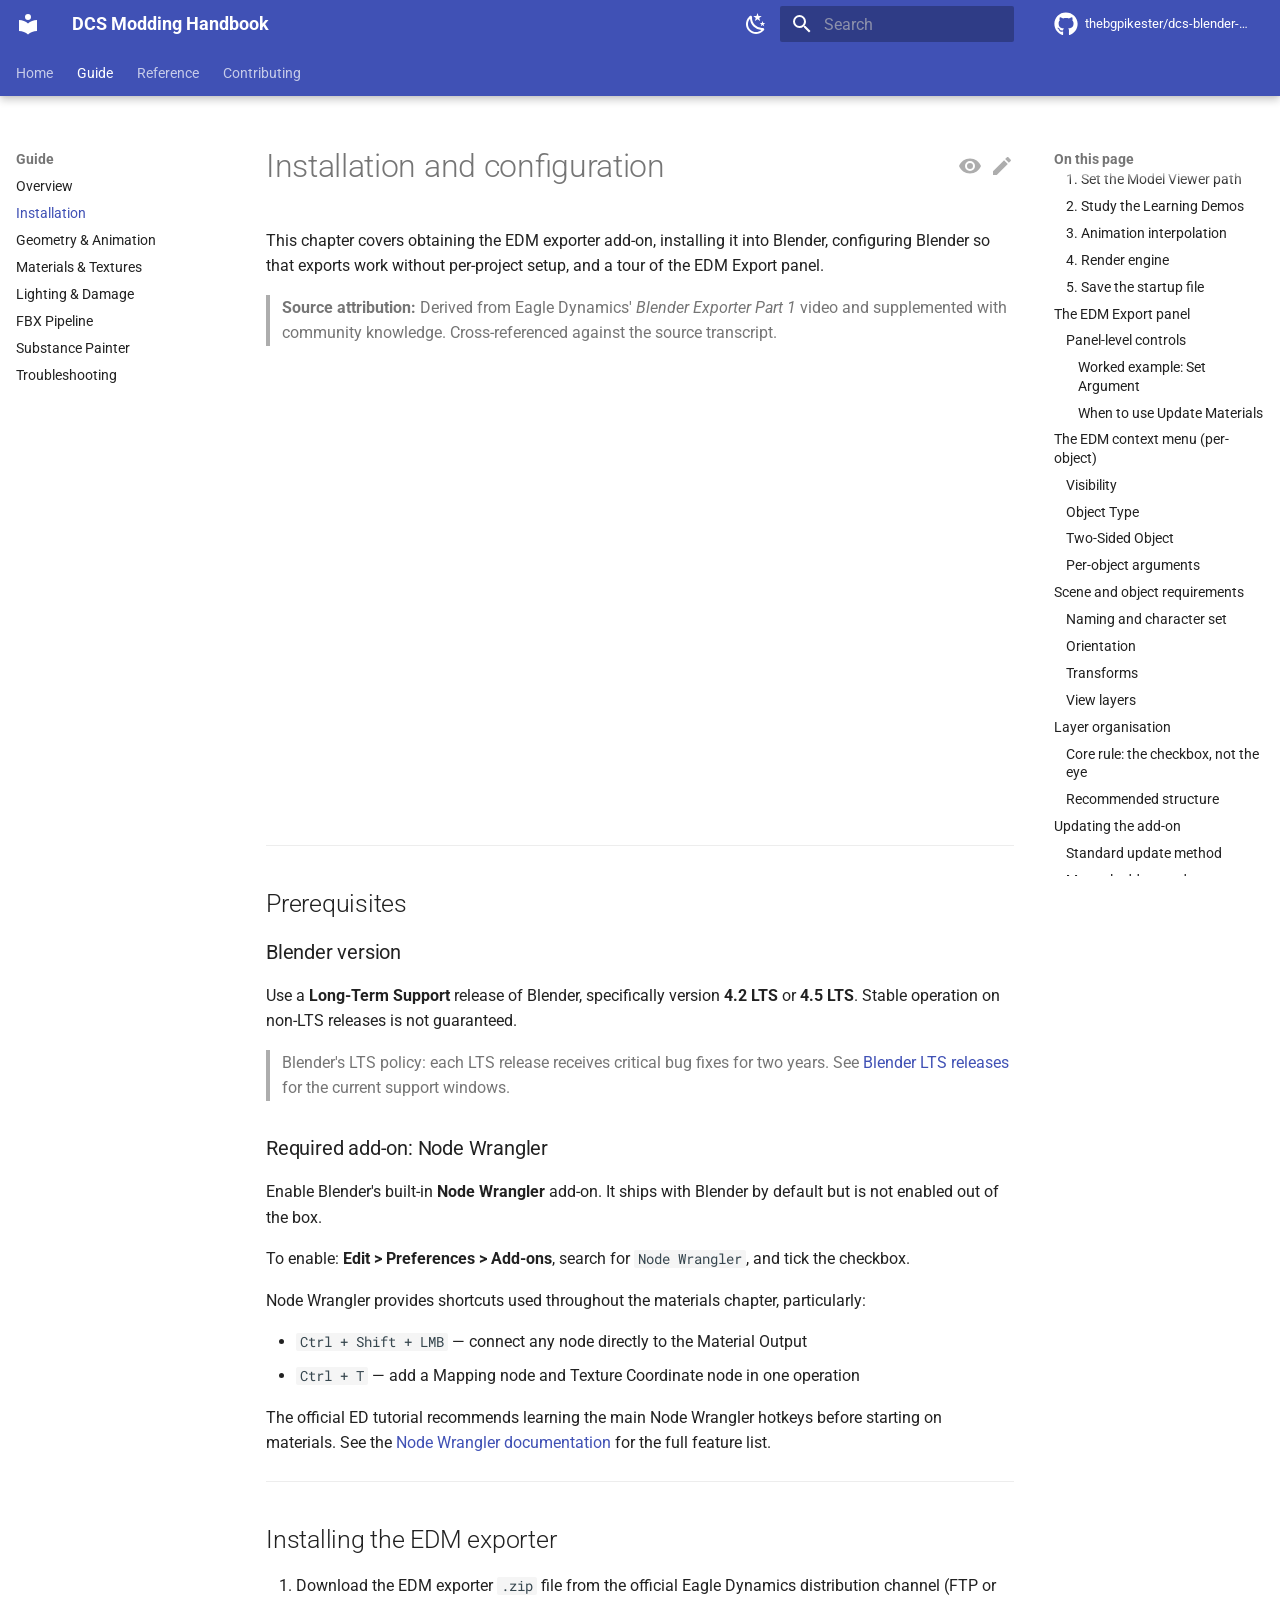
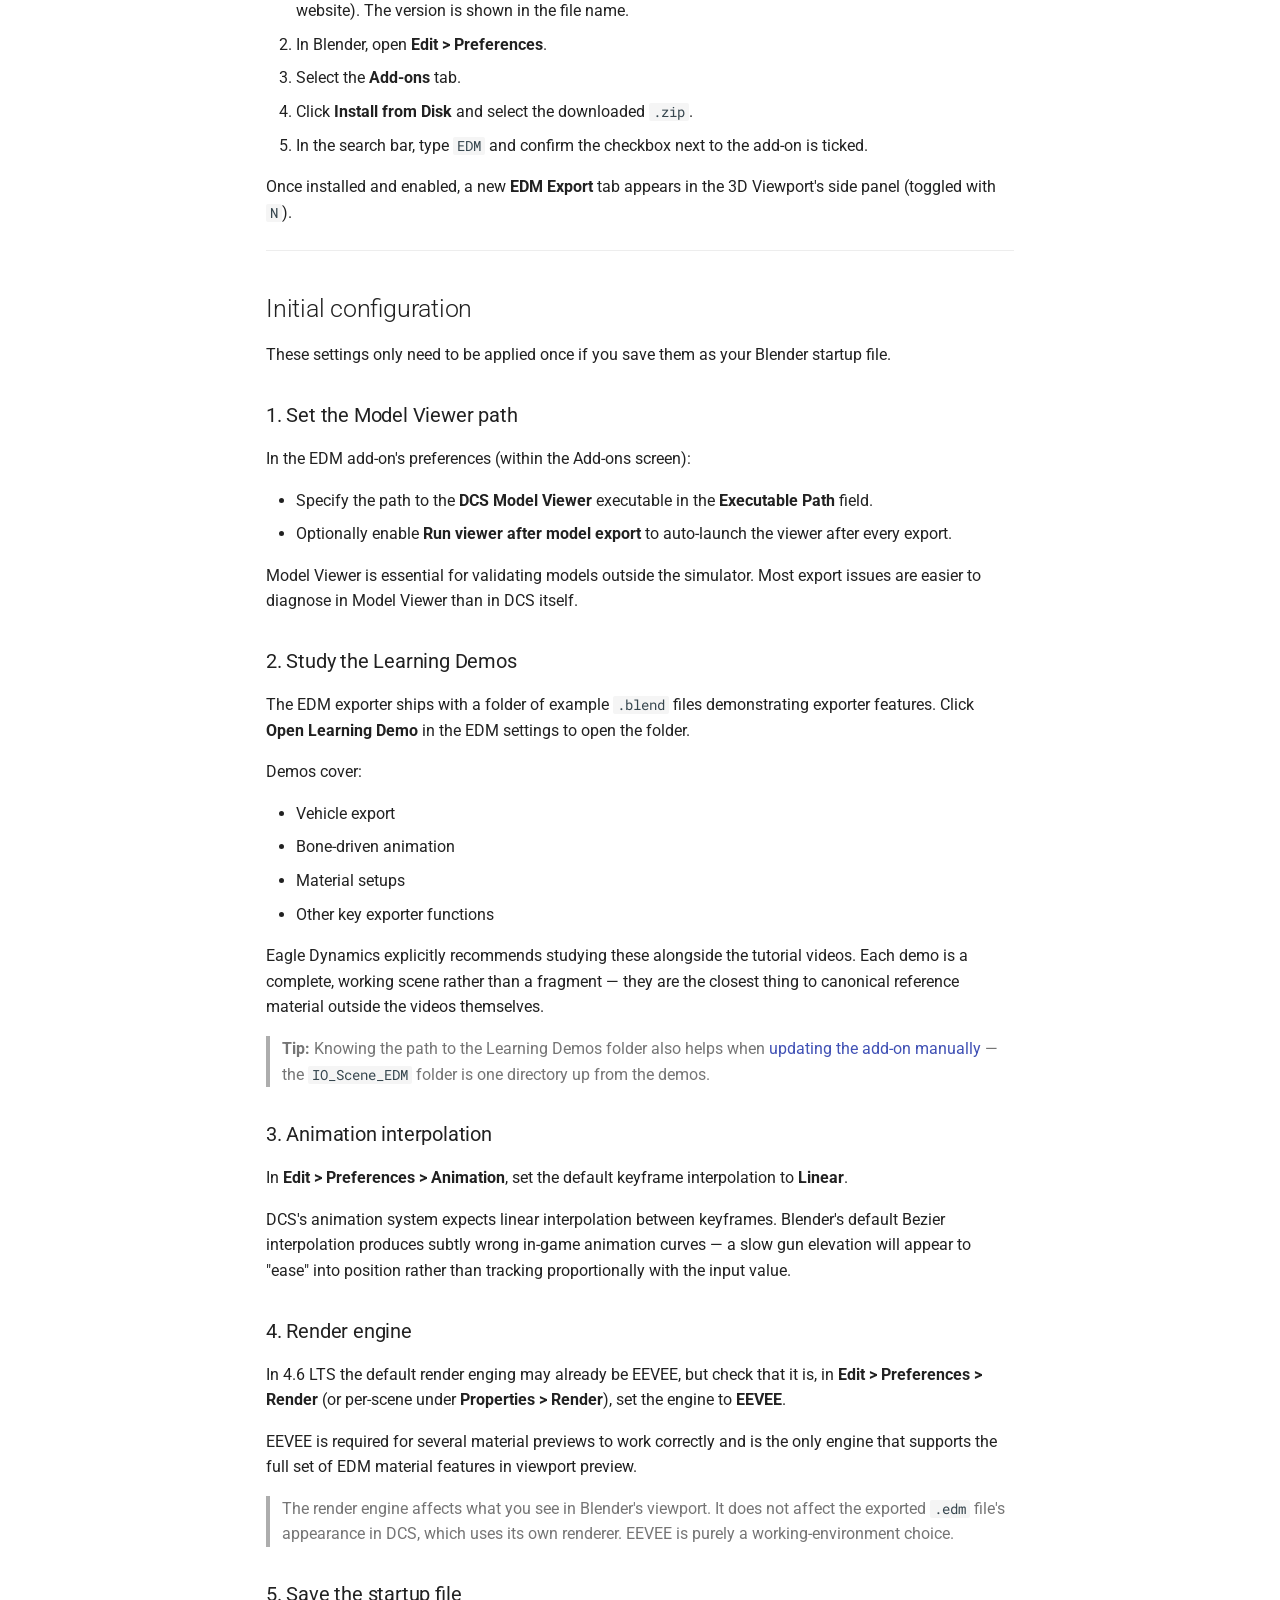
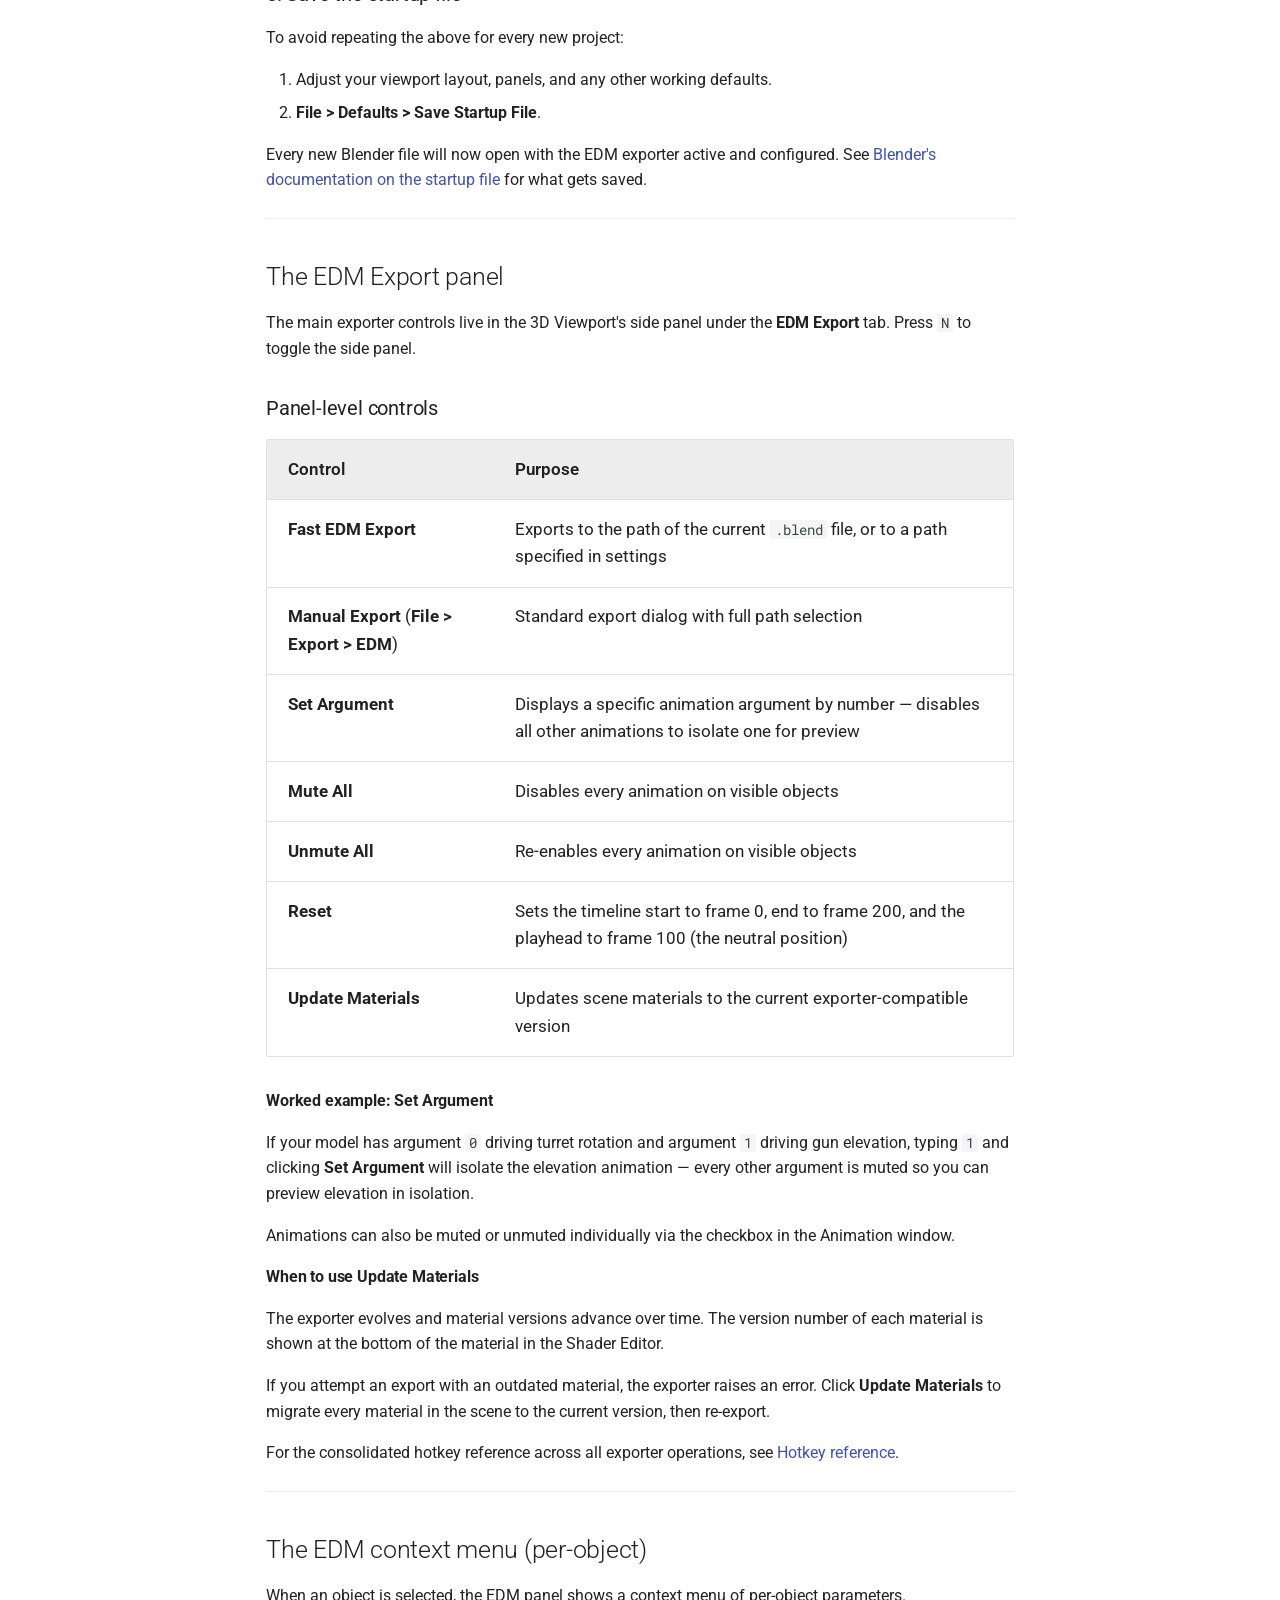
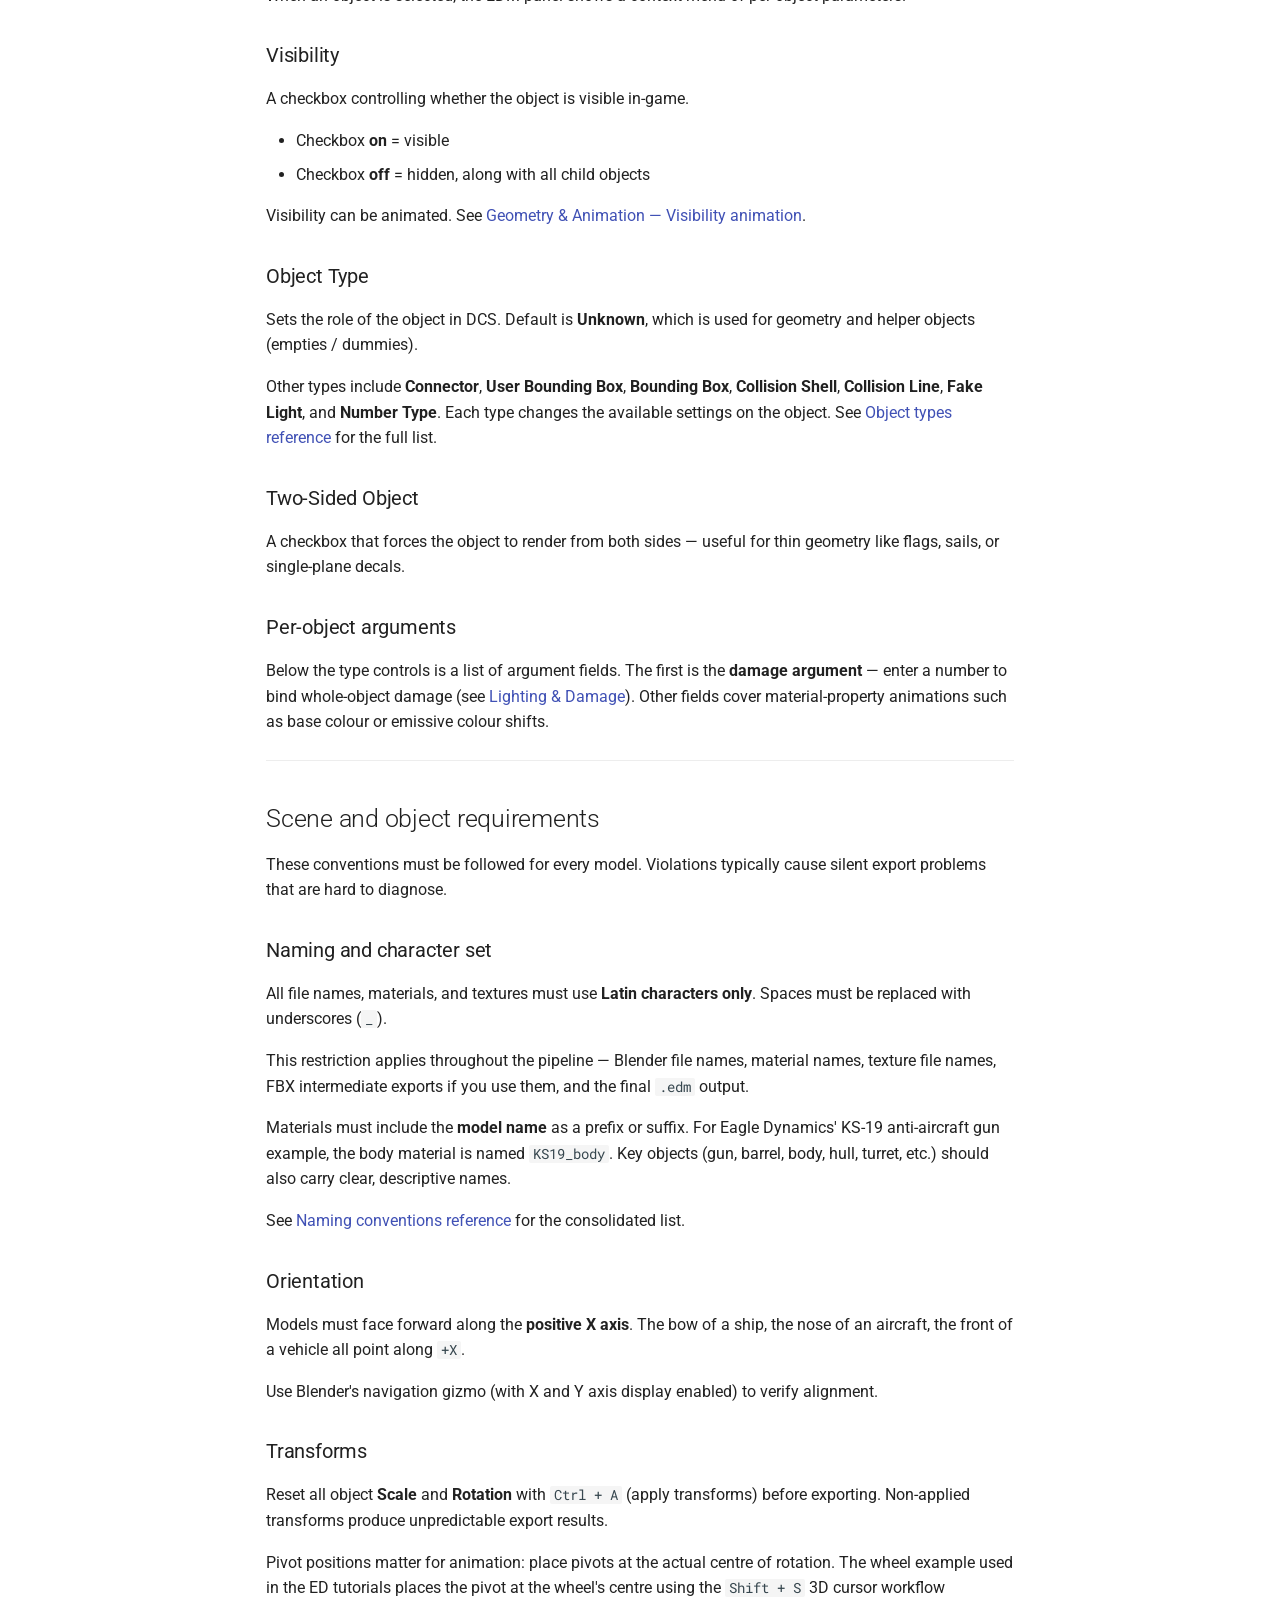
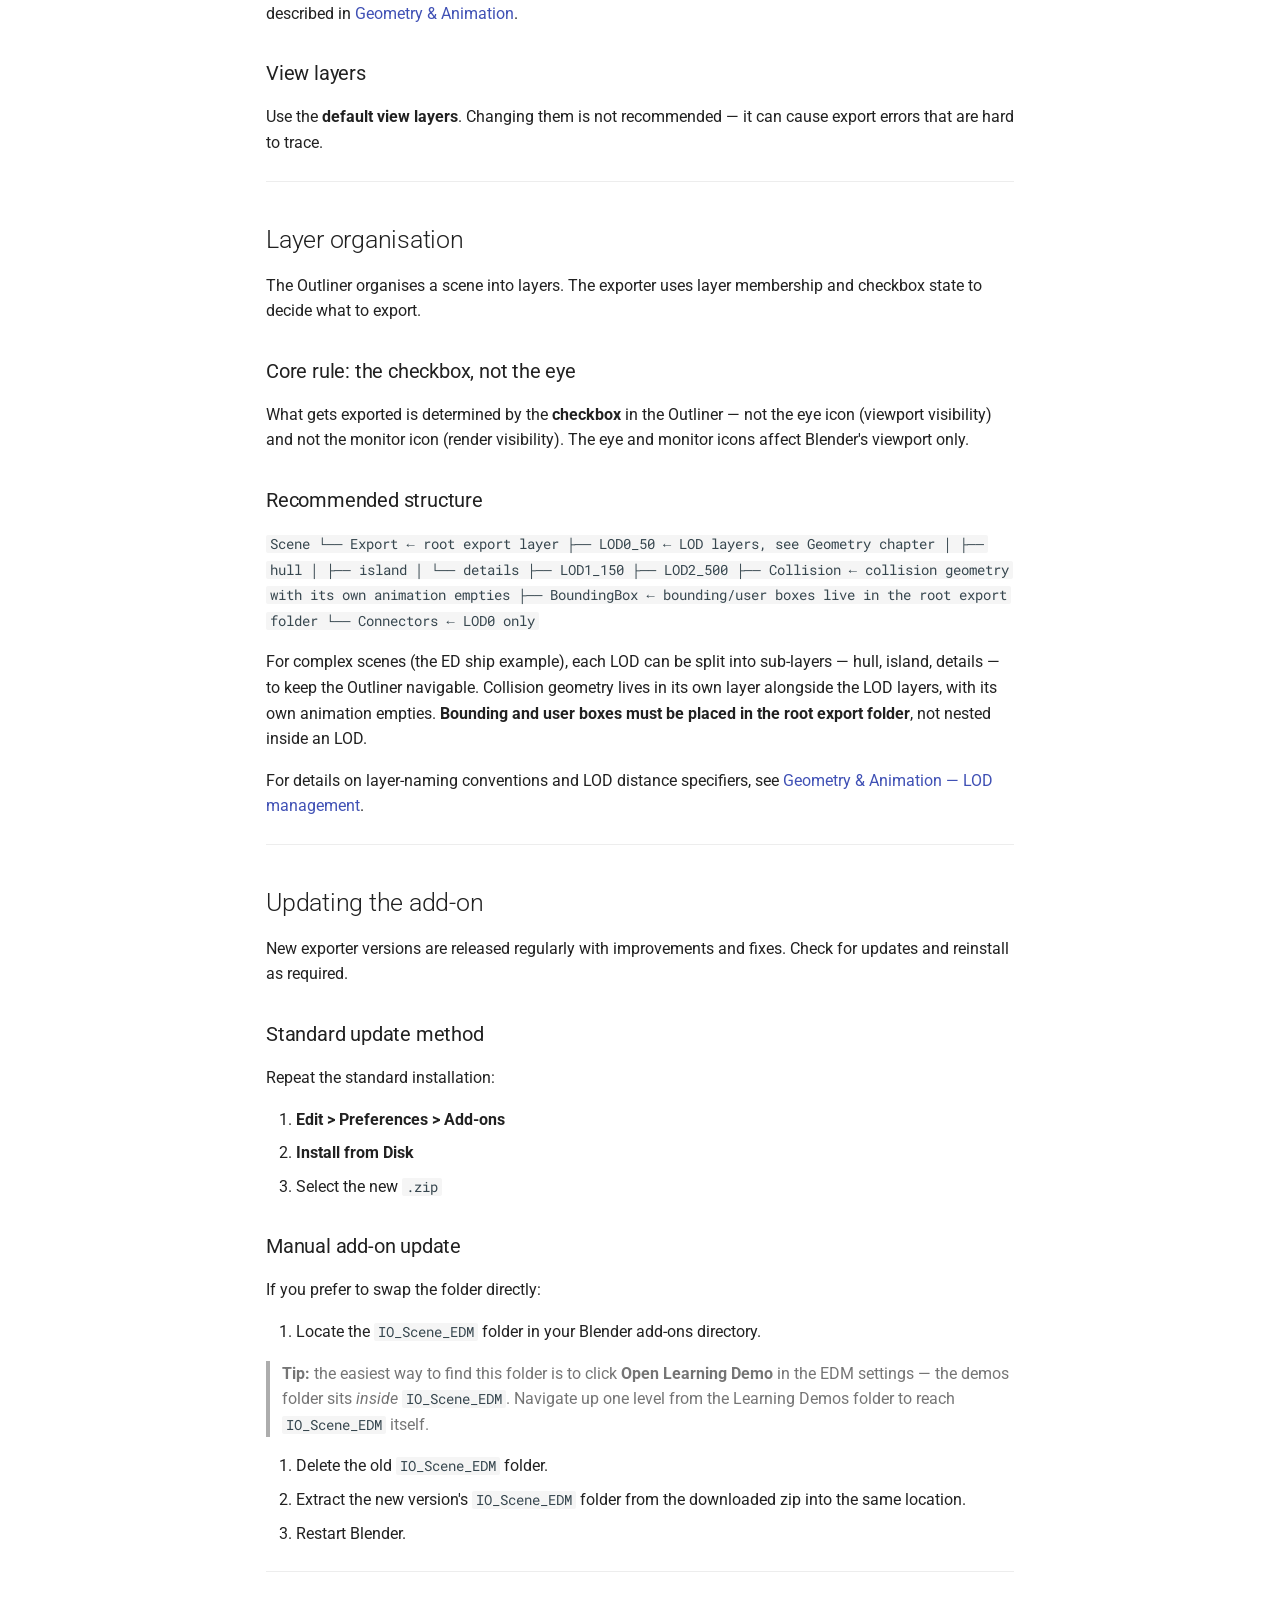
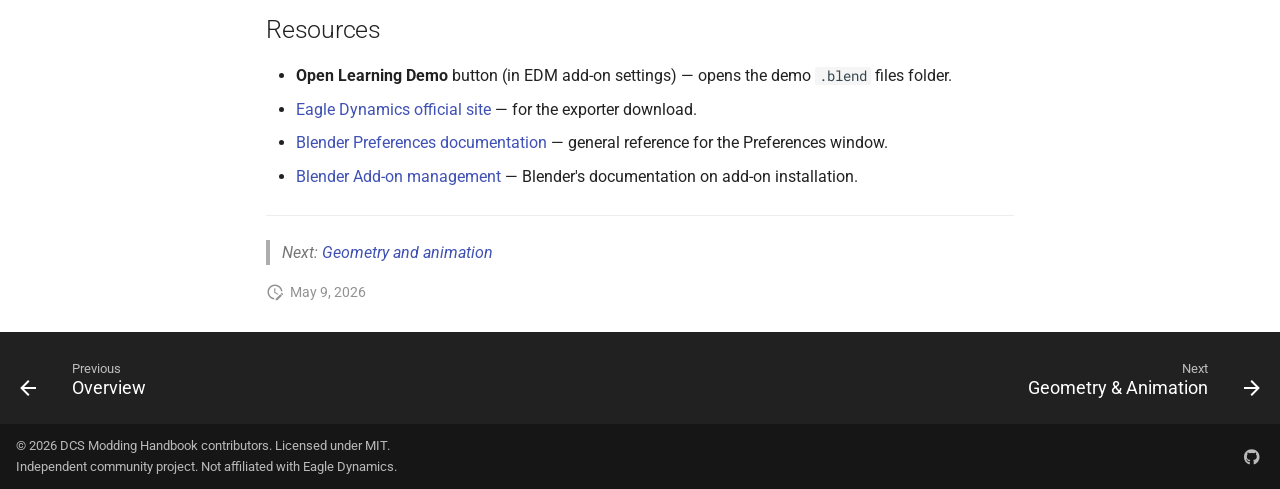
<file: 01-installation/index.html>
<!doctype html>
<html lang="en" class="no-js">
  <head>
    
      <meta charset="utf-8">
      <meta name="viewport" content="width=device-width,initial-scale=1">
      
        <meta name="description" content="Installing the EDM exporter add-on, configuring Blender, and a tour of the EDM Export panel.">
      
      
        <meta name="author" content="thebgpikester">
      
      
        <link rel="canonical" href="https://thebgpikester.github.io/dcs-blender-modding-handbook/01-installation/">
      
      
        <link rel="prev" href="../00-overview/">
      
      
        <link rel="next" href="../02-geometry-animation/">
      
      
      <link rel="icon" href="../assets/images/favicon.png">
      <meta name="generator" content="mkdocs-1.6.1, mkdocs-material-9.5.49">
    
    
      
        <title>Installation and configuration - DCS Modding Handbook</title>
      
    
    
      <link rel="stylesheet" href="../assets/stylesheets/main.6f8fc17f.min.css">
      
        
        <link rel="stylesheet" href="../assets/stylesheets/palette.06af60db.min.css">
      
      


    
    
      
    
    
      
        
        
        <link rel="preconnect" href="https://fonts.gstatic.com" crossorigin>
        <link rel="stylesheet" href="https://fonts.googleapis.com/css?family=Roboto:300,300i,400,400i,700,700i%7CRoboto+Mono:400,400i,700,700i&display=fallback">
        <style>:root{--md-text-font:"Roboto";--md-code-font:"Roboto Mono"}</style>
      
    
    
      <link rel="stylesheet" href="../stylesheets/extra.css">
    
    <script>__md_scope=new URL("..",location),__md_hash=e=>[...e].reduce(((e,_)=>(e<<5)-e+_.charCodeAt(0)),0),__md_get=(e,_=localStorage,t=__md_scope)=>JSON.parse(_.getItem(t.pathname+"."+e)),__md_set=(e,_,t=localStorage,a=__md_scope)=>{try{t.setItem(a.pathname+"."+e,JSON.stringify(_))}catch(e){}}</script>
    
      

    
    
    
   <link href="../assets/stylesheets/glightbox.min.css" rel="stylesheet"/><style>
    html.glightbox-open { overflow: initial; height: 100%; }
    .gslide-title { margin-top: 0px; user-select: text; }
    .gslide-desc { color: #666; user-select: text; }
    .gslide-image img { background: white; }
    .gscrollbar-fixer { padding-right: 15px; }
    .gdesc-inner { font-size: 0.75rem; }
    body[data-md-color-scheme="slate"] .gdesc-inner { background: var(--md-default-bg-color);}
    body[data-md-color-scheme="slate"] .gslide-title { color: var(--md-default-fg-color);}
    body[data-md-color-scheme="slate"] .gslide-desc { color: var(--md-default-fg-color);}</style> <script src="../assets/javascripts/glightbox.min.js"></script></head>
  
  
    
    
      
    
    
    
    
    <body dir="ltr" data-md-color-scheme="slate" data-md-color-primary="black" data-md-color-accent="amber">
  
    
    <input class="md-toggle" data-md-toggle="drawer" type="checkbox" id="__drawer" autocomplete="off">
    <input class="md-toggle" data-md-toggle="search" type="checkbox" id="__search" autocomplete="off">
    <label class="md-overlay" for="__drawer"></label>
    <div data-md-component="skip">
      
        
        <a href="#installation-and-configuration" class="md-skip">
          Skip to content
        </a>
      
    </div>
    <div data-md-component="announce">
      
    </div>
    
    
      

  

<header class="md-header md-header--shadow md-header--lifted" data-md-component="header">
  <nav class="md-header__inner md-grid" aria-label="Header">
    <a href=".." title="DCS Modding Handbook" class="md-header__button md-logo" aria-label="DCS Modding Handbook" data-md-component="logo">
      
  
  <svg xmlns="http://www.w3.org/2000/svg" viewBox="0 0 24 24"><path d="M12 8a3 3 0 0 0 3-3 3 3 0 0 0-3-3 3 3 0 0 0-3 3 3 3 0 0 0 3 3m0 3.54C9.64 9.35 6.5 8 3 8v11c3.5 0 6.64 1.35 9 3.54 2.36-2.19 5.5-3.54 9-3.54V8c-3.5 0-6.64 1.35-9 3.54"/></svg>

    </a>
    <label class="md-header__button md-icon" for="__drawer">
      
      <svg xmlns="http://www.w3.org/2000/svg" viewBox="0 0 24 24"><path d="M3 6h18v2H3zm0 5h18v2H3zm0 5h18v2H3z"/></svg>
    </label>
    <div class="md-header__title" data-md-component="header-title">
      <div class="md-header__ellipsis">
        <div class="md-header__topic">
          <span class="md-ellipsis">
            DCS Modding Handbook
          </span>
        </div>
        <div class="md-header__topic" data-md-component="header-topic">
          <span class="md-ellipsis">
            
              Installation and configuration
            
          </span>
        </div>
      </div>
    </div>
    
      
        <form class="md-header__option" data-md-component="palette">
  
    
    
    
    <input class="md-option" data-md-color-media="(prefers-color-scheme: dark)" data-md-color-scheme="slate" data-md-color-primary="black" data-md-color-accent="amber"  aria-label="Switch to light mode"  type="radio" name="__palette" id="__palette_0">
    
      <label class="md-header__button md-icon" title="Switch to light mode" for="__palette_1" hidden>
        <svg xmlns="http://www.w3.org/2000/svg" viewBox="0 0 24 24"><path d="M12 7a5 5 0 0 1 5 5 5 5 0 0 1-5 5 5 5 0 0 1-5-5 5 5 0 0 1 5-5m0 2a3 3 0 0 0-3 3 3 3 0 0 0 3 3 3 3 0 0 0 3-3 3 3 0 0 0-3-3m0-7 2.39 3.42C13.65 5.15 12.84 5 12 5s-1.65.15-2.39.42zM3.34 7l4.16-.35A7.2 7.2 0 0 0 5.94 8.5c-.44.74-.69 1.5-.83 2.29zm.02 10 1.76-3.77a7.131 7.131 0 0 0 2.38 4.14zM20.65 7l-1.77 3.79a7.02 7.02 0 0 0-2.38-4.15zm-.01 10-4.14.36c.59-.51 1.12-1.14 1.54-1.86.42-.73.69-1.5.83-2.29zM12 22l-2.41-3.44c.74.27 1.55.44 2.41.44.82 0 1.63-.17 2.37-.44z"/></svg>
      </label>
    
  
    
    
    
    <input class="md-option" data-md-color-media="(prefers-color-scheme: light)" data-md-color-scheme="default" data-md-color-primary="indigo" data-md-color-accent="amber"  aria-label="Switch to dark mode"  type="radio" name="__palette" id="__palette_1">
    
      <label class="md-header__button md-icon" title="Switch to dark mode" for="__palette_0" hidden>
        <svg xmlns="http://www.w3.org/2000/svg" viewBox="0 0 24 24"><path d="m17.75 4.09-2.53 1.94.91 3.06-2.63-1.81-2.63 1.81.91-3.06-2.53-1.94L12.44 4l1.06-3 1.06 3zm3.5 6.91-1.64 1.25.59 1.98-1.7-1.17-1.7 1.17.59-1.98L15.75 11l2.06-.05L18.5 9l.69 1.95zm-2.28 4.95c.83-.08 1.72 1.1 1.19 1.85-.32.45-.66.87-1.08 1.27C15.17 23 8.84 23 4.94 19.07c-3.91-3.9-3.91-10.24 0-14.14.4-.4.82-.76 1.27-1.08.75-.53 1.93.36 1.85 1.19-.27 2.86.69 5.83 2.89 8.02a9.96 9.96 0 0 0 8.02 2.89m-1.64 2.02a12.08 12.08 0 0 1-7.8-3.47c-2.17-2.19-3.33-5-3.49-7.82-2.81 3.14-2.7 7.96.31 10.98 3.02 3.01 7.84 3.12 10.98.31"/></svg>
      </label>
    
  
</form>
      
    
    
      <script>var palette=__md_get("__palette");if(palette&&palette.color){if("(prefers-color-scheme)"===palette.color.media){var media=matchMedia("(prefers-color-scheme: light)"),input=document.querySelector(media.matches?"[data-md-color-media='(prefers-color-scheme: light)']":"[data-md-color-media='(prefers-color-scheme: dark)']");palette.color.media=input.getAttribute("data-md-color-media"),palette.color.scheme=input.getAttribute("data-md-color-scheme"),palette.color.primary=input.getAttribute("data-md-color-primary"),palette.color.accent=input.getAttribute("data-md-color-accent")}for(var[key,value]of Object.entries(palette.color))document.body.setAttribute("data-md-color-"+key,value)}</script>
    
    
    
      <label class="md-header__button md-icon" for="__search">
        
        <svg xmlns="http://www.w3.org/2000/svg" viewBox="0 0 24 24"><path d="M9.5 3A6.5 6.5 0 0 1 16 9.5c0 1.61-.59 3.09-1.56 4.23l.27.27h.79l5 5-1.5 1.5-5-5v-.79l-.27-.27A6.52 6.52 0 0 1 9.5 16 6.5 6.5 0 0 1 3 9.5 6.5 6.5 0 0 1 9.5 3m0 2C7 5 5 7 5 9.5S7 14 9.5 14 14 12 14 9.5 12 5 9.5 5"/></svg>
      </label>
      <div class="md-search" data-md-component="search" role="dialog">
  <label class="md-search__overlay" for="__search"></label>
  <div class="md-search__inner" role="search">
    <form class="md-search__form" name="search">
      <input type="text" class="md-search__input" name="query" aria-label="Search" placeholder="Search" autocapitalize="off" autocorrect="off" autocomplete="off" spellcheck="false" data-md-component="search-query" required>
      <label class="md-search__icon md-icon" for="__search">
        
        <svg xmlns="http://www.w3.org/2000/svg" viewBox="0 0 24 24"><path d="M9.5 3A6.5 6.5 0 0 1 16 9.5c0 1.61-.59 3.09-1.56 4.23l.27.27h.79l5 5-1.5 1.5-5-5v-.79l-.27-.27A6.52 6.52 0 0 1 9.5 16 6.5 6.5 0 0 1 3 9.5 6.5 6.5 0 0 1 9.5 3m0 2C7 5 5 7 5 9.5S7 14 9.5 14 14 12 14 9.5 12 5 9.5 5"/></svg>
        
        <svg xmlns="http://www.w3.org/2000/svg" viewBox="0 0 24 24"><path d="M20 11v2H8l5.5 5.5-1.42 1.42L4.16 12l7.92-7.92L13.5 5.5 8 11z"/></svg>
      </label>
      <nav class="md-search__options" aria-label="Search">
        
          <a href="javascript:void(0)" class="md-search__icon md-icon" title="Share" aria-label="Share" data-clipboard data-clipboard-text="" data-md-component="search-share" tabindex="-1">
            
            <svg xmlns="http://www.w3.org/2000/svg" viewBox="0 0 24 24"><path d="M18 16.08c-.76 0-1.44.3-1.96.77L8.91 12.7c.05-.23.09-.46.09-.7s-.04-.47-.09-.7l7.05-4.11c.54.5 1.25.81 2.04.81a3 3 0 0 0 3-3 3 3 0 0 0-3-3 3 3 0 0 0-3 3c0 .24.04.47.09.7L8.04 9.81C7.5 9.31 6.79 9 6 9a3 3 0 0 0-3 3 3 3 0 0 0 3 3c.79 0 1.5-.31 2.04-.81l7.12 4.15c-.05.21-.08.43-.08.66 0 1.61 1.31 2.91 2.92 2.91s2.92-1.3 2.92-2.91A2.92 2.92 0 0 0 18 16.08"/></svg>
          </a>
        
        <button type="reset" class="md-search__icon md-icon" title="Clear" aria-label="Clear" tabindex="-1">
          
          <svg xmlns="http://www.w3.org/2000/svg" viewBox="0 0 24 24"><path d="M19 6.41 17.59 5 12 10.59 6.41 5 5 6.41 10.59 12 5 17.59 6.41 19 12 13.41 17.59 19 19 17.59 13.41 12z"/></svg>
        </button>
      </nav>
      
        <div class="md-search__suggest" data-md-component="search-suggest"></div>
      
    </form>
    <div class="md-search__output">
      <div class="md-search__scrollwrap" tabindex="0" data-md-scrollfix>
        <div class="md-search-result" data-md-component="search-result">
          <div class="md-search-result__meta">
            Initializing search
          </div>
          <ol class="md-search-result__list" role="presentation"></ol>
        </div>
      </div>
    </div>
  </div>
</div>
    
    
      <div class="md-header__source">
        <a href="https://github.com/thebgpikester/dcs-blender-modding-handbook" title="Go to repository" class="md-source" data-md-component="source">
  <div class="md-source__icon md-icon">
    
    <svg xmlns="http://www.w3.org/2000/svg" viewBox="0 0 496 512"><!--! Font Awesome Free 6.7.1 by @fontawesome - https://fontawesome.com License - https://fontawesome.com/license/free (Icons: CC BY 4.0, Fonts: SIL OFL 1.1, Code: MIT License) Copyright 2024 Fonticons, Inc.--><path d="M165.9 397.4c0 2-2.3 3.6-5.2 3.6-3.3.3-5.6-1.3-5.6-3.6 0-2 2.3-3.6 5.2-3.6 3-.3 5.6 1.3 5.6 3.6m-31.1-4.5c-.7 2 1.3 4.3 4.3 4.9 2.6 1 5.6 0 6.2-2s-1.3-4.3-4.3-5.2c-2.6-.7-5.5.3-6.2 2.3m44.2-1.7c-2.9.7-4.9 2.6-4.6 4.9.3 2 2.9 3.3 5.9 2.6 2.9-.7 4.9-2.6 4.6-4.6-.3-1.9-3-3.2-5.9-2.9M244.8 8C106.1 8 0 113.3 0 252c0 110.9 69.8 205.8 169.5 239.2 12.8 2.3 17.3-5.6 17.3-12.1 0-6.2-.3-40.4-.3-61.4 0 0-70 15-84.7-29.8 0 0-11.4-29.1-27.8-36.6 0 0-22.9-15.7 1.6-15.4 0 0 24.9 2 38.6 25.8 21.9 38.6 58.6 27.5 72.9 20.9 2.3-16 8.8-27.1 16-33.7-55.9-6.2-112.3-14.3-112.3-110.5 0-27.5 7.6-41.3 23.6-58.9-2.6-6.5-11.1-33.3 2.6-67.9 20.9-6.5 69 27 69 27 20-5.6 41.5-8.5 62.8-8.5s42.8 2.9 62.8 8.5c0 0 48.1-33.6 69-27 13.7 34.7 5.2 61.4 2.6 67.9 16 17.7 25.8 31.5 25.8 58.9 0 96.5-58.9 104.2-114.8 110.5 9.2 7.9 17 22.9 17 46.4 0 33.7-.3 75.4-.3 83.6 0 6.5 4.6 14.4 17.3 12.1C428.2 457.8 496 362.9 496 252 496 113.3 383.5 8 244.8 8M97.2 352.9c-1.3 1-1 3.3.7 5.2 1.6 1.6 3.9 2.3 5.2 1 1.3-1 1-3.3-.7-5.2-1.6-1.6-3.9-2.3-5.2-1m-10.8-8.1c-.7 1.3.3 2.9 2.3 3.9 1.6 1 3.6.7 4.3-.7.7-1.3-.3-2.9-2.3-3.9-2-.6-3.6-.3-4.3.7m32.4 35.6c-1.6 1.3-1 4.3 1.3 6.2 2.3 2.3 5.2 2.6 6.5 1 1.3-1.3.7-4.3-1.3-6.2-2.2-2.3-5.2-2.6-6.5-1m-11.4-14.7c-1.6 1-1.6 3.6 0 5.9s4.3 3.3 5.6 2.3c1.6-1.3 1.6-3.9 0-6.2-1.4-2.3-4-3.3-5.6-2"/></svg>
  </div>
  <div class="md-source__repository">
    thebgpikester/dcs-blender-modding-handbook
  </div>
</a>
      </div>
    
  </nav>
  
    
      
<nav class="md-tabs" aria-label="Tabs" data-md-component="tabs">
  <div class="md-grid">
    <ul class="md-tabs__list">
      
        
  
  
  
    <li class="md-tabs__item">
      <a href=".." class="md-tabs__link">
        
  
    
  
  Home

      </a>
    </li>
  

      
        
  
  
    
  
  
    
    
      <li class="md-tabs__item md-tabs__item--active">
        <a href="../00-overview/" class="md-tabs__link">
          
  
    
  
  Guide

        </a>
      </li>
    
  

      
        
  
  
  
    
    
      <li class="md-tabs__item">
        <a href="../reference/hotkey-reference/" class="md-tabs__link">
          
  
    
  
  Reference

        </a>
      </li>
    
  

      
        
  
  
  
    <li class="md-tabs__item">
      <a href="../contributing/" class="md-tabs__link">
        
  
    
  
  Contributing

      </a>
    </li>
  

      
    </ul>
  </div>
</nav>
    
  
</header>
    
    <div class="md-container" data-md-component="container">
      
      
        
      
      <main class="md-main" data-md-component="main">
        <div class="md-main__inner md-grid">
          
            
              
              <div class="md-sidebar md-sidebar--primary" data-md-component="sidebar" data-md-type="navigation" >
                <div class="md-sidebar__scrollwrap">
                  <div class="md-sidebar__inner">
                    


  


<nav class="md-nav md-nav--primary md-nav--lifted" aria-label="Navigation" data-md-level="0">
  <label class="md-nav__title" for="__drawer">
    <a href=".." title="DCS Modding Handbook" class="md-nav__button md-logo" aria-label="DCS Modding Handbook" data-md-component="logo">
      
  
  <svg xmlns="http://www.w3.org/2000/svg" viewBox="0 0 24 24"><path d="M12 8a3 3 0 0 0 3-3 3 3 0 0 0-3-3 3 3 0 0 0-3 3 3 3 0 0 0 3 3m0 3.54C9.64 9.35 6.5 8 3 8v11c3.5 0 6.64 1.35 9 3.54 2.36-2.19 5.5-3.54 9-3.54V8c-3.5 0-6.64 1.35-9 3.54"/></svg>

    </a>
    DCS Modding Handbook
  </label>
  
    <div class="md-nav__source">
      <a href="https://github.com/thebgpikester/dcs-blender-modding-handbook" title="Go to repository" class="md-source" data-md-component="source">
  <div class="md-source__icon md-icon">
    
    <svg xmlns="http://www.w3.org/2000/svg" viewBox="0 0 496 512"><!--! Font Awesome Free 6.7.1 by @fontawesome - https://fontawesome.com License - https://fontawesome.com/license/free (Icons: CC BY 4.0, Fonts: SIL OFL 1.1, Code: MIT License) Copyright 2024 Fonticons, Inc.--><path d="M165.9 397.4c0 2-2.3 3.6-5.2 3.6-3.3.3-5.6-1.3-5.6-3.6 0-2 2.3-3.6 5.2-3.6 3-.3 5.6 1.3 5.6 3.6m-31.1-4.5c-.7 2 1.3 4.3 4.3 4.9 2.6 1 5.6 0 6.2-2s-1.3-4.3-4.3-5.2c-2.6-.7-5.5.3-6.2 2.3m44.2-1.7c-2.9.7-4.9 2.6-4.6 4.9.3 2 2.9 3.3 5.9 2.6 2.9-.7 4.9-2.6 4.6-4.6-.3-1.9-3-3.2-5.9-2.9M244.8 8C106.1 8 0 113.3 0 252c0 110.9 69.8 205.8 169.5 239.2 12.8 2.3 17.3-5.6 17.3-12.1 0-6.2-.3-40.4-.3-61.4 0 0-70 15-84.7-29.8 0 0-11.4-29.1-27.8-36.6 0 0-22.9-15.7 1.6-15.4 0 0 24.9 2 38.6 25.8 21.9 38.6 58.6 27.5 72.9 20.9 2.3-16 8.8-27.1 16-33.7-55.9-6.2-112.3-14.3-112.3-110.5 0-27.5 7.6-41.3 23.6-58.9-2.6-6.5-11.1-33.3 2.6-67.9 20.9-6.5 69 27 69 27 20-5.6 41.5-8.5 62.8-8.5s42.8 2.9 62.8 8.5c0 0 48.1-33.6 69-27 13.7 34.7 5.2 61.4 2.6 67.9 16 17.7 25.8 31.5 25.8 58.9 0 96.5-58.9 104.2-114.8 110.5 9.2 7.9 17 22.9 17 46.4 0 33.7-.3 75.4-.3 83.6 0 6.5 4.6 14.4 17.3 12.1C428.2 457.8 496 362.9 496 252 496 113.3 383.5 8 244.8 8M97.2 352.9c-1.3 1-1 3.3.7 5.2 1.6 1.6 3.9 2.3 5.2 1 1.3-1 1-3.3-.7-5.2-1.6-1.6-3.9-2.3-5.2-1m-10.8-8.1c-.7 1.3.3 2.9 2.3 3.9 1.6 1 3.6.7 4.3-.7.7-1.3-.3-2.9-2.3-3.9-2-.6-3.6-.3-4.3.7m32.4 35.6c-1.6 1.3-1 4.3 1.3 6.2 2.3 2.3 5.2 2.6 6.5 1 1.3-1.3.7-4.3-1.3-6.2-2.2-2.3-5.2-2.6-6.5-1m-11.4-14.7c-1.6 1-1.6 3.6 0 5.9s4.3 3.3 5.6 2.3c1.6-1.3 1.6-3.9 0-6.2-1.4-2.3-4-3.3-5.6-2"/></svg>
  </div>
  <div class="md-source__repository">
    thebgpikester/dcs-blender-modding-handbook
  </div>
</a>
    </div>
  
  <ul class="md-nav__list" data-md-scrollfix>
    
      
      
  
  
  
  
    <li class="md-nav__item">
      <a href=".." class="md-nav__link">
        
  
  <span class="md-ellipsis">
    Home
  </span>
  

      </a>
    </li>
  

    
      
      
  
  
    
  
  
  
    
    
      
        
      
        
      
        
      
        
      
        
      
        
      
        
      
        
      
    
    
      
        
        
      
      
        
      
    
    
    <li class="md-nav__item md-nav__item--active md-nav__item--section md-nav__item--nested">
      
        
        
        <input class="md-nav__toggle md-toggle " type="checkbox" id="__nav_2" checked>
        
          
          <label class="md-nav__link" for="__nav_2" id="__nav_2_label" tabindex="">
            
  
  <span class="md-ellipsis">
    Guide
  </span>
  

            <span class="md-nav__icon md-icon"></span>
          </label>
        
        <nav class="md-nav" data-md-level="1" aria-labelledby="__nav_2_label" aria-expanded="true">
          <label class="md-nav__title" for="__nav_2">
            <span class="md-nav__icon md-icon"></span>
            Guide
          </label>
          <ul class="md-nav__list" data-md-scrollfix>
            
              
                
  
  
  
  
    <li class="md-nav__item">
      <a href="../00-overview/" class="md-nav__link">
        
  
  <span class="md-ellipsis">
    Overview
  </span>
  

      </a>
    </li>
  

              
            
              
                
  
  
    
  
  
  
    <li class="md-nav__item md-nav__item--active">
      
      <input class="md-nav__toggle md-toggle" type="checkbox" id="__toc">
      
      
        
      
      
        <label class="md-nav__link md-nav__link--active" for="__toc">
          
  
  <span class="md-ellipsis">
    Installation
  </span>
  

          <span class="md-nav__icon md-icon"></span>
        </label>
      
      <a href="./" class="md-nav__link md-nav__link--active">
        
  
  <span class="md-ellipsis">
    Installation
  </span>
  

      </a>
      
        

  

<nav class="md-nav md-nav--secondary" aria-label="On this page">
  
  
  
    
  
  
    <label class="md-nav__title" for="__toc">
      <span class="md-nav__icon md-icon"></span>
      On this page
    </label>
    <ul class="md-nav__list" data-md-component="toc" data-md-scrollfix>
      
        <li class="md-nav__item">
  <a href="#prerequisites" class="md-nav__link">
    <span class="md-ellipsis">
      Prerequisites
    </span>
  </a>
  
    <nav class="md-nav" aria-label="Prerequisites">
      <ul class="md-nav__list">
        
          <li class="md-nav__item">
  <a href="#blender-version" class="md-nav__link">
    <span class="md-ellipsis">
      Blender version
    </span>
  </a>
  
</li>
        
          <li class="md-nav__item">
  <a href="#required-add-on-node-wrangler" class="md-nav__link">
    <span class="md-ellipsis">
      Required add-on: Node Wrangler
    </span>
  </a>
  
</li>
        
      </ul>
    </nav>
  
</li>
      
        <li class="md-nav__item">
  <a href="#installing-the-edm-exporter" class="md-nav__link">
    <span class="md-ellipsis">
      Installing the EDM exporter
    </span>
  </a>
  
</li>
      
        <li class="md-nav__item">
  <a href="#initial-configuration" class="md-nav__link">
    <span class="md-ellipsis">
      Initial configuration
    </span>
  </a>
  
    <nav class="md-nav" aria-label="Initial configuration">
      <ul class="md-nav__list">
        
          <li class="md-nav__item">
  <a href="#1-set-the-model-viewer-path" class="md-nav__link">
    <span class="md-ellipsis">
      1. Set the Model Viewer path
    </span>
  </a>
  
</li>
        
          <li class="md-nav__item">
  <a href="#2-study-the-learning-demos" class="md-nav__link">
    <span class="md-ellipsis">
      2. Study the Learning Demos
    </span>
  </a>
  
</li>
        
          <li class="md-nav__item">
  <a href="#3-animation-interpolation" class="md-nav__link">
    <span class="md-ellipsis">
      3. Animation interpolation
    </span>
  </a>
  
</li>
        
          <li class="md-nav__item">
  <a href="#4-render-engine" class="md-nav__link">
    <span class="md-ellipsis">
      4. Render engine
    </span>
  </a>
  
</li>
        
          <li class="md-nav__item">
  <a href="#5-save-the-startup-file" class="md-nav__link">
    <span class="md-ellipsis">
      5. Save the startup file
    </span>
  </a>
  
</li>
        
      </ul>
    </nav>
  
</li>
      
        <li class="md-nav__item">
  <a href="#the-edm-export-panel" class="md-nav__link">
    <span class="md-ellipsis">
      The EDM Export panel
    </span>
  </a>
  
    <nav class="md-nav" aria-label="The EDM Export panel">
      <ul class="md-nav__list">
        
          <li class="md-nav__item">
  <a href="#panel-level-controls" class="md-nav__link">
    <span class="md-ellipsis">
      Panel-level controls
    </span>
  </a>
  
    <nav class="md-nav" aria-label="Panel-level controls">
      <ul class="md-nav__list">
        
          <li class="md-nav__item">
  <a href="#worked-example-set-argument" class="md-nav__link">
    <span class="md-ellipsis">
      Worked example: Set Argument
    </span>
  </a>
  
</li>
        
          <li class="md-nav__item">
  <a href="#when-to-use-update-materials" class="md-nav__link">
    <span class="md-ellipsis">
      When to use Update Materials
    </span>
  </a>
  
</li>
        
      </ul>
    </nav>
  
</li>
        
      </ul>
    </nav>
  
</li>
      
        <li class="md-nav__item">
  <a href="#the-edm-context-menu-per-object" class="md-nav__link">
    <span class="md-ellipsis">
      The EDM context menu (per-object)
    </span>
  </a>
  
    <nav class="md-nav" aria-label="The EDM context menu (per-object)">
      <ul class="md-nav__list">
        
          <li class="md-nav__item">
  <a href="#visibility" class="md-nav__link">
    <span class="md-ellipsis">
      Visibility
    </span>
  </a>
  
</li>
        
          <li class="md-nav__item">
  <a href="#object-type" class="md-nav__link">
    <span class="md-ellipsis">
      Object Type
    </span>
  </a>
  
</li>
        
          <li class="md-nav__item">
  <a href="#two-sided-object" class="md-nav__link">
    <span class="md-ellipsis">
      Two-Sided Object
    </span>
  </a>
  
</li>
        
          <li class="md-nav__item">
  <a href="#per-object-arguments" class="md-nav__link">
    <span class="md-ellipsis">
      Per-object arguments
    </span>
  </a>
  
</li>
        
      </ul>
    </nav>
  
</li>
      
        <li class="md-nav__item">
  <a href="#scene-and-object-requirements" class="md-nav__link">
    <span class="md-ellipsis">
      Scene and object requirements
    </span>
  </a>
  
    <nav class="md-nav" aria-label="Scene and object requirements">
      <ul class="md-nav__list">
        
          <li class="md-nav__item">
  <a href="#naming-and-character-set" class="md-nav__link">
    <span class="md-ellipsis">
      Naming and character set
    </span>
  </a>
  
</li>
        
          <li class="md-nav__item">
  <a href="#orientation" class="md-nav__link">
    <span class="md-ellipsis">
      Orientation
    </span>
  </a>
  
</li>
        
          <li class="md-nav__item">
  <a href="#transforms" class="md-nav__link">
    <span class="md-ellipsis">
      Transforms
    </span>
  </a>
  
</li>
        
          <li class="md-nav__item">
  <a href="#view-layers" class="md-nav__link">
    <span class="md-ellipsis">
      View layers
    </span>
  </a>
  
</li>
        
      </ul>
    </nav>
  
</li>
      
        <li class="md-nav__item">
  <a href="#layer-organisation" class="md-nav__link">
    <span class="md-ellipsis">
      Layer organisation
    </span>
  </a>
  
    <nav class="md-nav" aria-label="Layer organisation">
      <ul class="md-nav__list">
        
          <li class="md-nav__item">
  <a href="#core-rule-the-checkbox-not-the-eye" class="md-nav__link">
    <span class="md-ellipsis">
      Core rule: the checkbox, not the eye
    </span>
  </a>
  
</li>
        
          <li class="md-nav__item">
  <a href="#recommended-structure" class="md-nav__link">
    <span class="md-ellipsis">
      Recommended structure
    </span>
  </a>
  
</li>
        
      </ul>
    </nav>
  
</li>
      
        <li class="md-nav__item">
  <a href="#updating-the-add-on" class="md-nav__link">
    <span class="md-ellipsis">
      Updating the add-on
    </span>
  </a>
  
    <nav class="md-nav" aria-label="Updating the add-on">
      <ul class="md-nav__list">
        
          <li class="md-nav__item">
  <a href="#standard-update-method" class="md-nav__link">
    <span class="md-ellipsis">
      Standard update method
    </span>
  </a>
  
</li>
        
          <li class="md-nav__item">
  <a href="#manual-add-on-update" class="md-nav__link">
    <span class="md-ellipsis">
      Manual add-on update
    </span>
  </a>
  
</li>
        
      </ul>
    </nav>
  
</li>
      
        <li class="md-nav__item">
  <a href="#resources" class="md-nav__link">
    <span class="md-ellipsis">
      Resources
    </span>
  </a>
  
</li>
      
    </ul>
  
</nav>
      
    </li>
  

              
            
              
                
  
  
  
  
    <li class="md-nav__item">
      <a href="../02-geometry-animation/" class="md-nav__link">
        
  
  <span class="md-ellipsis">
    Geometry & Animation
  </span>
  

      </a>
    </li>
  

              
            
              
                
  
  
  
  
    <li class="md-nav__item">
      <a href="../03-materials-textures/" class="md-nav__link">
        
  
  <span class="md-ellipsis">
    Materials & Textures
  </span>
  

      </a>
    </li>
  

              
            
              
                
  
  
  
  
    <li class="md-nav__item">
      <a href="../04-lighting-damage/" class="md-nav__link">
        
  
  <span class="md-ellipsis">
    Lighting & Damage
  </span>
  

      </a>
    </li>
  

              
            
              
                
  
  
  
  
    <li class="md-nav__item">
      <a href="../05-fbx-pipeline/" class="md-nav__link">
        
  
  <span class="md-ellipsis">
    FBX Pipeline
  </span>
  

      </a>
    </li>
  

              
            
              
                
  
  
  
  
    <li class="md-nav__item">
      <a href="../06-substance-painter/" class="md-nav__link">
        
  
  <span class="md-ellipsis">
    Substance Painter
  </span>
  

      </a>
    </li>
  

              
            
              
                
  
  
  
  
    <li class="md-nav__item">
      <a href="../07-troubleshooting/" class="md-nav__link">
        
  
  <span class="md-ellipsis">
    Troubleshooting
  </span>
  

      </a>
    </li>
  

              
            
          </ul>
        </nav>
      
    </li>
  

    
      
      
  
  
  
  
    
    
      
        
      
        
      
        
      
        
      
    
    
      
      
        
      
    
    
    <li class="md-nav__item md-nav__item--nested">
      
        
        
          
        
        <input class="md-nav__toggle md-toggle md-toggle--indeterminate" type="checkbox" id="__nav_3" >
        
          
          <label class="md-nav__link" for="__nav_3" id="__nav_3_label" tabindex="0">
            
  
  <span class="md-ellipsis">
    Reference
  </span>
  

            <span class="md-nav__icon md-icon"></span>
          </label>
        
        <nav class="md-nav" data-md-level="1" aria-labelledby="__nav_3_label" aria-expanded="false">
          <label class="md-nav__title" for="__nav_3">
            <span class="md-nav__icon md-icon"></span>
            Reference
          </label>
          <ul class="md-nav__list" data-md-scrollfix>
            
              
                
  
  
  
  
    <li class="md-nav__item">
      <a href="../reference/hotkey-reference/" class="md-nav__link">
        
  
  <span class="md-ellipsis">
    Hotkeys
  </span>
  

      </a>
    </li>
  

              
            
              
                
  
  
  
  
    <li class="md-nav__item">
      <a href="../reference/naming-conventions/" class="md-nav__link">
        
  
  <span class="md-ellipsis">
    Naming Conventions
  </span>
  

      </a>
    </li>
  

              
            
              
                
  
  
  
  
    <li class="md-nav__item">
      <a href="../reference/object-types/" class="md-nav__link">
        
  
  <span class="md-ellipsis">
    Object Types
  </span>
  

      </a>
    </li>
  

              
            
              
                
  
  
  
  
    <li class="md-nav__item">
      <a href="../reference/edm-material-inputs/" class="md-nav__link">
        
  
  <span class="md-ellipsis">
    EDM Material Inputs
  </span>
  

      </a>
    </li>
  

              
            
          </ul>
        </nav>
      
    </li>
  

    
      
      
  
  
  
  
    <li class="md-nav__item">
      <a href="../contributing/" class="md-nav__link">
        
  
  <span class="md-ellipsis">
    Contributing
  </span>
  

      </a>
    </li>
  

    
  </ul>
</nav>
                  </div>
                </div>
              </div>
            
            
              
              <div class="md-sidebar md-sidebar--secondary" data-md-component="sidebar" data-md-type="toc" >
                <div class="md-sidebar__scrollwrap">
                  <div class="md-sidebar__inner">
                    

  

<nav class="md-nav md-nav--secondary" aria-label="On this page">
  
  
  
    
  
  
    <label class="md-nav__title" for="__toc">
      <span class="md-nav__icon md-icon"></span>
      On this page
    </label>
    <ul class="md-nav__list" data-md-component="toc" data-md-scrollfix>
      
        <li class="md-nav__item">
  <a href="#prerequisites" class="md-nav__link">
    <span class="md-ellipsis">
      Prerequisites
    </span>
  </a>
  
    <nav class="md-nav" aria-label="Prerequisites">
      <ul class="md-nav__list">
        
          <li class="md-nav__item">
  <a href="#blender-version" class="md-nav__link">
    <span class="md-ellipsis">
      Blender version
    </span>
  </a>
  
</li>
        
          <li class="md-nav__item">
  <a href="#required-add-on-node-wrangler" class="md-nav__link">
    <span class="md-ellipsis">
      Required add-on: Node Wrangler
    </span>
  </a>
  
</li>
        
      </ul>
    </nav>
  
</li>
      
        <li class="md-nav__item">
  <a href="#installing-the-edm-exporter" class="md-nav__link">
    <span class="md-ellipsis">
      Installing the EDM exporter
    </span>
  </a>
  
</li>
      
        <li class="md-nav__item">
  <a href="#initial-configuration" class="md-nav__link">
    <span class="md-ellipsis">
      Initial configuration
    </span>
  </a>
  
    <nav class="md-nav" aria-label="Initial configuration">
      <ul class="md-nav__list">
        
          <li class="md-nav__item">
  <a href="#1-set-the-model-viewer-path" class="md-nav__link">
    <span class="md-ellipsis">
      1. Set the Model Viewer path
    </span>
  </a>
  
</li>
        
          <li class="md-nav__item">
  <a href="#2-study-the-learning-demos" class="md-nav__link">
    <span class="md-ellipsis">
      2. Study the Learning Demos
    </span>
  </a>
  
</li>
        
          <li class="md-nav__item">
  <a href="#3-animation-interpolation" class="md-nav__link">
    <span class="md-ellipsis">
      3. Animation interpolation
    </span>
  </a>
  
</li>
        
          <li class="md-nav__item">
  <a href="#4-render-engine" class="md-nav__link">
    <span class="md-ellipsis">
      4. Render engine
    </span>
  </a>
  
</li>
        
          <li class="md-nav__item">
  <a href="#5-save-the-startup-file" class="md-nav__link">
    <span class="md-ellipsis">
      5. Save the startup file
    </span>
  </a>
  
</li>
        
      </ul>
    </nav>
  
</li>
      
        <li class="md-nav__item">
  <a href="#the-edm-export-panel" class="md-nav__link">
    <span class="md-ellipsis">
      The EDM Export panel
    </span>
  </a>
  
    <nav class="md-nav" aria-label="The EDM Export panel">
      <ul class="md-nav__list">
        
          <li class="md-nav__item">
  <a href="#panel-level-controls" class="md-nav__link">
    <span class="md-ellipsis">
      Panel-level controls
    </span>
  </a>
  
    <nav class="md-nav" aria-label="Panel-level controls">
      <ul class="md-nav__list">
        
          <li class="md-nav__item">
  <a href="#worked-example-set-argument" class="md-nav__link">
    <span class="md-ellipsis">
      Worked example: Set Argument
    </span>
  </a>
  
</li>
        
          <li class="md-nav__item">
  <a href="#when-to-use-update-materials" class="md-nav__link">
    <span class="md-ellipsis">
      When to use Update Materials
    </span>
  </a>
  
</li>
        
      </ul>
    </nav>
  
</li>
        
      </ul>
    </nav>
  
</li>
      
        <li class="md-nav__item">
  <a href="#the-edm-context-menu-per-object" class="md-nav__link">
    <span class="md-ellipsis">
      The EDM context menu (per-object)
    </span>
  </a>
  
    <nav class="md-nav" aria-label="The EDM context menu (per-object)">
      <ul class="md-nav__list">
        
          <li class="md-nav__item">
  <a href="#visibility" class="md-nav__link">
    <span class="md-ellipsis">
      Visibility
    </span>
  </a>
  
</li>
        
          <li class="md-nav__item">
  <a href="#object-type" class="md-nav__link">
    <span class="md-ellipsis">
      Object Type
    </span>
  </a>
  
</li>
        
          <li class="md-nav__item">
  <a href="#two-sided-object" class="md-nav__link">
    <span class="md-ellipsis">
      Two-Sided Object
    </span>
  </a>
  
</li>
        
          <li class="md-nav__item">
  <a href="#per-object-arguments" class="md-nav__link">
    <span class="md-ellipsis">
      Per-object arguments
    </span>
  </a>
  
</li>
        
      </ul>
    </nav>
  
</li>
      
        <li class="md-nav__item">
  <a href="#scene-and-object-requirements" class="md-nav__link">
    <span class="md-ellipsis">
      Scene and object requirements
    </span>
  </a>
  
    <nav class="md-nav" aria-label="Scene and object requirements">
      <ul class="md-nav__list">
        
          <li class="md-nav__item">
  <a href="#naming-and-character-set" class="md-nav__link">
    <span class="md-ellipsis">
      Naming and character set
    </span>
  </a>
  
</li>
        
          <li class="md-nav__item">
  <a href="#orientation" class="md-nav__link">
    <span class="md-ellipsis">
      Orientation
    </span>
  </a>
  
</li>
        
          <li class="md-nav__item">
  <a href="#transforms" class="md-nav__link">
    <span class="md-ellipsis">
      Transforms
    </span>
  </a>
  
</li>
        
          <li class="md-nav__item">
  <a href="#view-layers" class="md-nav__link">
    <span class="md-ellipsis">
      View layers
    </span>
  </a>
  
</li>
        
      </ul>
    </nav>
  
</li>
      
        <li class="md-nav__item">
  <a href="#layer-organisation" class="md-nav__link">
    <span class="md-ellipsis">
      Layer organisation
    </span>
  </a>
  
    <nav class="md-nav" aria-label="Layer organisation">
      <ul class="md-nav__list">
        
          <li class="md-nav__item">
  <a href="#core-rule-the-checkbox-not-the-eye" class="md-nav__link">
    <span class="md-ellipsis">
      Core rule: the checkbox, not the eye
    </span>
  </a>
  
</li>
        
          <li class="md-nav__item">
  <a href="#recommended-structure" class="md-nav__link">
    <span class="md-ellipsis">
      Recommended structure
    </span>
  </a>
  
</li>
        
      </ul>
    </nav>
  
</li>
      
        <li class="md-nav__item">
  <a href="#updating-the-add-on" class="md-nav__link">
    <span class="md-ellipsis">
      Updating the add-on
    </span>
  </a>
  
    <nav class="md-nav" aria-label="Updating the add-on">
      <ul class="md-nav__list">
        
          <li class="md-nav__item">
  <a href="#standard-update-method" class="md-nav__link">
    <span class="md-ellipsis">
      Standard update method
    </span>
  </a>
  
</li>
        
          <li class="md-nav__item">
  <a href="#manual-add-on-update" class="md-nav__link">
    <span class="md-ellipsis">
      Manual add-on update
    </span>
  </a>
  
</li>
        
      </ul>
    </nav>
  
</li>
      
        <li class="md-nav__item">
  <a href="#resources" class="md-nav__link">
    <span class="md-ellipsis">
      Resources
    </span>
  </a>
  
</li>
      
    </ul>
  
</nav>
                  </div>
                </div>
              </div>
            
          
          
            <div class="md-content" data-md-component="content">
              <article class="md-content__inner md-typeset">
                
                  

  
    <a href="https://github.com/thebgpikester/dcs-blender-modding-handbook/edit/main/docs/01-installation.md" title="Edit this page" class="md-content__button md-icon">
      
      <svg xmlns="http://www.w3.org/2000/svg" viewBox="0 0 24 24"><path d="M20.71 7.04c.39-.39.39-1.04 0-1.41l-2.34-2.34c-.37-.39-1.02-.39-1.41 0l-1.84 1.83 3.75 3.75M3 17.25V21h3.75L17.81 9.93l-3.75-3.75z"/></svg>
    </a>
  
  
    
      
    
    <a href="https://github.com/thebgpikester/dcs-blender-modding-handbook/raw/main/docs/01-installation.md" title="View source of this page" class="md-content__button md-icon">
      
      <svg xmlns="http://www.w3.org/2000/svg" viewBox="0 0 24 24"><path d="M12 9a3 3 0 0 0-3 3 3 3 0 0 0 3 3 3 3 0 0 0 3-3 3 3 0 0 0-3-3m0 8a5 5 0 0 1-5-5 5 5 0 0 1 5-5 5 5 0 0 1 5 5 5 5 0 0 1-5 5m0-12.5C7 4.5 2.73 7.61 1 12c1.73 4.39 6 7.5 11 7.5s9.27-3.11 11-7.5c-1.73-4.39-6-7.5-11-7.5"/></svg>
    </a>
  


<h1 id="installation-and-configuration">Installation and configuration<a class="headerlink" href="#installation-and-configuration" title="Permanent link">&para;</a></h1>
<p>This chapter covers obtaining the EDM exporter add-on, installing it into Blender, configuring Blender so that exports work without per-project setup, and a tour of the EDM Export panel.</p>
<blockquote>
<p><strong>Source attribution:</strong> Derived from Eagle Dynamics' <em>Blender Exporter Part 1</em> video and supplemented with community knowledge. Cross-referenced against the source transcript.</p>
</blockquote>
<iframe width="800" height="450" src="https://www.youtube.com/embed/_Wf0bWwUn-A" frameborder="0" allow="accelerometer; autoplay; clipboard-write; encrypted-media; gyroscope; picture-in-picture" allowfullscreen></iframe>

<hr />
<h2 id="prerequisites">Prerequisites<a class="headerlink" href="#prerequisites" title="Permanent link">&para;</a></h2>
<h3 id="blender-version">Blender version<a class="headerlink" href="#blender-version" title="Permanent link">&para;</a></h3>
<p>Use a <strong>Long-Term Support</strong> release of Blender, specifically version <strong>4.2 LTS</strong> or <strong>4.5 LTS</strong>. Stable operation on non-LTS releases is not guaranteed.</p>
<blockquote>
<p>Blender's LTS policy: each LTS release receives critical bug fixes for two years. See <a href="https://www.blender.org/download/lts/">Blender LTS releases</a> for the current support windows.</p>
</blockquote>
<h3 id="required-add-on-node-wrangler">Required add-on: Node Wrangler<a class="headerlink" href="#required-add-on-node-wrangler" title="Permanent link">&para;</a></h3>
<p>Enable Blender's built-in <strong>Node Wrangler</strong> add-on. It ships with Blender by default but is not enabled out of the box.</p>
<p>To enable: <strong>Edit &gt; Preferences &gt; Add-ons</strong>, search for <code>Node Wrangler</code>, and tick the checkbox.</p>
<p>Node Wrangler provides shortcuts used throughout the materials chapter, particularly:</p>
<ul>
<li><code>Ctrl + Shift + LMB</code> — connect any node directly to the Material Output</li>
<li><code>Ctrl + T</code> — add a Mapping node and Texture Coordinate node in one operation</li>
</ul>
<p>The official ED tutorial recommends learning the main Node Wrangler hotkeys before starting on materials. See the <a href="https://docs.blender.org/manual/en/latest/addons/node/node_wrangler.html">Node Wrangler documentation</a> for the full feature list.</p>
<hr />
<h2 id="installing-the-edm-exporter">Installing the EDM exporter<a class="headerlink" href="#installing-the-edm-exporter" title="Permanent link">&para;</a></h2>
<ol>
<li>Download the EDM exporter <code>.zip</code> file from the official Eagle Dynamics distribution channel (FTP or website). The version is shown in the file name.</li>
<li>In Blender, open <strong>Edit &gt; Preferences</strong>.</li>
<li>Select the <strong>Add-ons</strong> tab.</li>
<li>Click <strong>Install from Disk</strong> and select the downloaded <code>.zip</code>.</li>
<li>In the search bar, type <code>EDM</code> and confirm the checkbox next to the add-on is ticked.</li>
</ol>
<p>Once installed and enabled, a new <strong>EDM Export</strong> tab appears in the 3D Viewport's side panel (toggled with <code>N</code>).</p>
<hr />
<h2 id="initial-configuration">Initial configuration<a class="headerlink" href="#initial-configuration" title="Permanent link">&para;</a></h2>
<p>These settings only need to be applied once if you save them as your Blender startup file.</p>
<h3 id="1-set-the-model-viewer-path">1. Set the Model Viewer path<a class="headerlink" href="#1-set-the-model-viewer-path" title="Permanent link">&para;</a></h3>
<p>In the EDM add-on's preferences (within the Add-ons screen):</p>
<ul>
<li>Specify the path to the <strong>DCS Model Viewer</strong> executable in the <strong>Executable Path</strong> field.</li>
<li>Optionally enable <strong>Run viewer after model export</strong> to auto-launch the viewer after every export.</li>
</ul>
<p>Model Viewer is essential for validating models outside the simulator. Most export issues are easier to diagnose in Model Viewer than in DCS itself.</p>
<h3 id="2-study-the-learning-demos">2. Study the Learning Demos<a class="headerlink" href="#2-study-the-learning-demos" title="Permanent link">&para;</a></h3>
<p>The EDM exporter ships with a folder of example <code>.blend</code> files demonstrating exporter features. Click <strong>Open Learning Demo</strong> in the EDM settings to open the folder.</p>
<p>Demos cover:</p>
<ul>
<li>Vehicle export</li>
<li>Bone-driven animation</li>
<li>Material setups</li>
<li>Other key exporter functions</li>
</ul>
<p>Eagle Dynamics explicitly recommends studying these alongside the tutorial videos. Each demo is a complete, working scene rather than a fragment — they are the closest thing to canonical reference material outside the videos themselves.</p>
<blockquote>
<p><strong>Tip:</strong> Knowing the path to the Learning Demos folder also helps when <a href="#manual-add-on-update">updating the add-on manually</a> — the <code>IO_Scene_EDM</code> folder is one directory up from the demos.</p>
</blockquote>
<h3 id="3-animation-interpolation">3. Animation interpolation<a class="headerlink" href="#3-animation-interpolation" title="Permanent link">&para;</a></h3>
<p>In <strong>Edit &gt; Preferences &gt; Animation</strong>, set the default keyframe interpolation to <strong>Linear</strong>.</p>
<p>DCS's animation system expects linear interpolation between keyframes. Blender's default Bezier interpolation produces subtly wrong in-game animation curves — a slow gun elevation will appear to "ease" into position rather than tracking proportionally with the input value.</p>
<h3 id="4-render-engine">4. Render engine<a class="headerlink" href="#4-render-engine" title="Permanent link">&para;</a></h3>
<p>In 4.6 LTS the default render enging may already be EEVEE, but check that it is, in <strong>Edit &gt; Preferences &gt; Render</strong> (or per-scene under <strong>Properties &gt; Render</strong>), set the engine to <strong>EEVEE</strong>.</p>
<p>EEVEE is required for several material previews to work correctly and is the only engine that supports the full set of EDM material features in viewport preview.</p>
<blockquote>
<p>The render engine affects what you see in Blender's viewport. It does not affect the exported <code>.edm</code> file's appearance in DCS, which uses its own renderer. EEVEE is purely a working-environment choice.</p>
</blockquote>
<h3 id="5-save-the-startup-file">5. Save the startup file<a class="headerlink" href="#5-save-the-startup-file" title="Permanent link">&para;</a></h3>
<p>To avoid repeating the above for every new project:</p>
<ol>
<li>Adjust your viewport layout, panels, and any other working defaults.</li>
<li><strong>File &gt; Defaults &gt; Save Startup File</strong>.</li>
</ol>
<p>Every new Blender file will now open with the EDM exporter active and configured. See <a href="https://docs.blender.org/manual/en/latest/files/blend/startup_file.html">Blender's documentation on the startup file</a> for what gets saved.</p>
<hr />
<h2 id="the-edm-export-panel">The EDM Export panel<a class="headerlink" href="#the-edm-export-panel" title="Permanent link">&para;</a></h2>
<p>The main exporter controls live in the 3D Viewport's side panel under the <strong>EDM Export</strong> tab. Press <code>N</code> to toggle the side panel.</p>
<h3 id="panel-level-controls">Panel-level controls<a class="headerlink" href="#panel-level-controls" title="Permanent link">&para;</a></h3>
<table>
<thead>
<tr>
<th>Control</th>
<th>Purpose</th>
</tr>
</thead>
<tbody>
<tr>
<td><strong>Fast EDM Export</strong></td>
<td>Exports to the path of the current <code>.blend</code> file, or to a path specified in settings</td>
</tr>
<tr>
<td><strong>Manual Export</strong> (<strong>File &gt; Export &gt; EDM</strong>)</td>
<td>Standard export dialog with full path selection</td>
</tr>
<tr>
<td><strong>Set Argument</strong></td>
<td>Displays a specific animation argument by number — disables all other animations to isolate one for preview</td>
</tr>
<tr>
<td><strong>Mute All</strong></td>
<td>Disables every animation on visible objects</td>
</tr>
<tr>
<td><strong>Unmute All</strong></td>
<td>Re-enables every animation on visible objects</td>
</tr>
<tr>
<td><strong>Reset</strong></td>
<td>Sets the timeline start to frame 0, end to frame 200, and the playhead to frame 100 (the neutral position)</td>
</tr>
<tr>
<td><strong>Update Materials</strong></td>
<td>Updates scene materials to the current exporter-compatible version</td>
</tr>
</tbody>
</table>
<h4 id="worked-example-set-argument">Worked example: Set Argument<a class="headerlink" href="#worked-example-set-argument" title="Permanent link">&para;</a></h4>
<p>If your model has argument <code>0</code> driving turret rotation and argument <code>1</code> driving gun elevation, typing <code>1</code> and clicking <strong>Set Argument</strong> will isolate the elevation animation — every other argument is muted so you can preview elevation in isolation.</p>
<p>Animations can also be muted or unmuted individually via the checkbox in the Animation window.</p>
<h4 id="when-to-use-update-materials">When to use Update Materials<a class="headerlink" href="#when-to-use-update-materials" title="Permanent link">&para;</a></h4>
<p>The exporter evolves and material versions advance over time. The version number of each material is shown at the bottom of the material in the Shader Editor.</p>
<p>If you attempt an export with an outdated material, the exporter raises an error. Click <strong>Update Materials</strong> to migrate every material in the scene to the current version, then re-export.</p>
<p>For the consolidated hotkey reference across all exporter operations, see <a href="../reference/hotkey-reference/">Hotkey reference</a>.</p>
<hr />
<h2 id="the-edm-context-menu-per-object">The EDM context menu (per-object)<a class="headerlink" href="#the-edm-context-menu-per-object" title="Permanent link">&para;</a></h2>
<p>When an object is selected, the EDM panel shows a context menu of per-object parameters.</p>
<h3 id="visibility">Visibility<a class="headerlink" href="#visibility" title="Permanent link">&para;</a></h3>
<p>A checkbox controlling whether the object is visible in-game.</p>
<ul>
<li>Checkbox <strong>on</strong> = visible</li>
<li>Checkbox <strong>off</strong> = hidden, along with all child objects</li>
</ul>
<p>Visibility can be animated. See <a href="../02-geometry-animation/#visibility-animation">Geometry &amp; Animation — Visibility animation</a>.</p>
<h3 id="object-type">Object Type<a class="headerlink" href="#object-type" title="Permanent link">&para;</a></h3>
<p>Sets the role of the object in DCS. Default is <strong>Unknown</strong>, which is used for geometry and helper objects (empties / dummies).</p>
<p>Other types include <strong>Connector</strong>, <strong>User Bounding Box</strong>, <strong>Bounding Box</strong>, <strong>Collision Shell</strong>, <strong>Collision Line</strong>, <strong>Fake Light</strong>, and <strong>Number Type</strong>. Each type changes the available settings on the object. See <a href="../reference/object-types/">Object types reference</a> for the full list.</p>
<h3 id="two-sided-object">Two-Sided Object<a class="headerlink" href="#two-sided-object" title="Permanent link">&para;</a></h3>
<p>A checkbox that forces the object to render from both sides — useful for thin geometry like flags, sails, or single-plane decals.</p>
<h3 id="per-object-arguments">Per-object arguments<a class="headerlink" href="#per-object-arguments" title="Permanent link">&para;</a></h3>
<p>Below the type controls is a list of argument fields. The first is the <strong>damage argument</strong> — enter a number to bind whole-object damage (see <a href="../04-lighting-damage/#texture-damage">Lighting &amp; Damage</a>). Other fields cover material-property animations such as base colour or emissive colour shifts.</p>
<hr />
<h2 id="scene-and-object-requirements">Scene and object requirements<a class="headerlink" href="#scene-and-object-requirements" title="Permanent link">&para;</a></h2>
<p>These conventions must be followed for every model. Violations typically cause silent export problems that are hard to diagnose.</p>
<h3 id="naming-and-character-set">Naming and character set<a class="headerlink" href="#naming-and-character-set" title="Permanent link">&para;</a></h3>
<p>All file names, materials, and textures must use <strong>Latin characters only</strong>. Spaces must be replaced with underscores (<code>_</code>).</p>
<p>This restriction applies throughout the pipeline — Blender file names, material names, texture file names, FBX intermediate exports if you use them, and the final <code>.edm</code> output.</p>
<p>Materials must include the <strong>model name</strong> as a prefix or suffix. For Eagle Dynamics' KS-19 anti-aircraft gun example, the body material is named <code>KS19_body</code>. Key objects (gun, barrel, body, hull, turret, etc.) should also carry clear, descriptive names.</p>
<p>See <a href="../reference/naming-conventions/">Naming conventions reference</a> for the consolidated list.</p>
<h3 id="orientation">Orientation<a class="headerlink" href="#orientation" title="Permanent link">&para;</a></h3>
<p>Models must face forward along the <strong>positive X axis</strong>. The bow of a ship, the nose of an aircraft, the front of a vehicle all point along <code>+X</code>.</p>
<p>Use Blender's navigation gizmo (with X and Y axis display enabled) to verify alignment.</p>
<h3 id="transforms">Transforms<a class="headerlink" href="#transforms" title="Permanent link">&para;</a></h3>
<p>Reset all object <strong>Scale</strong> and <strong>Rotation</strong> with <code>Ctrl + A</code> (apply transforms) before exporting. Non-applied transforms produce unpredictable export results.</p>
<p>Pivot positions matter for animation: place pivots at the actual centre of rotation. The wheel example used in the ED tutorials places the pivot at the wheel's centre using the <code>Shift + S</code> 3D cursor workflow described in <a href="../02-geometry-animation/#setting-pivots">Geometry &amp; Animation</a>.</p>
<h3 id="view-layers">View layers<a class="headerlink" href="#view-layers" title="Permanent link">&para;</a></h3>
<p>Use the <strong>default view layers</strong>. Changing them is not recommended — it can cause export errors that are hard to trace.</p>
<hr />
<h2 id="layer-organisation">Layer organisation<a class="headerlink" href="#layer-organisation" title="Permanent link">&para;</a></h2>
<p>The Outliner organises a scene into layers. The exporter uses layer membership and checkbox state to decide what to export.</p>
<h3 id="core-rule-the-checkbox-not-the-eye">Core rule: the checkbox, not the eye<a class="headerlink" href="#core-rule-the-checkbox-not-the-eye" title="Permanent link">&para;</a></h3>
<p>What gets exported is determined by the <strong>checkbox</strong> in the Outliner — not the eye icon (viewport visibility) and not the monitor icon (render visibility). The eye and monitor icons affect Blender's viewport only.</p>
<h3 id="recommended-structure">Recommended structure<a class="headerlink" href="#recommended-structure" title="Permanent link">&para;</a></h3>
<p><code>Scene
└── Export                    ← root export layer
    ├── LOD0_50               ← LOD layers, see Geometry chapter
    │   ├── hull
    │   ├── island
    │   └── details
    ├── LOD1_150
    ├── LOD2_500
    ├── Collision             ← collision geometry with its own animation empties
    ├── BoundingBox           ← bounding/user boxes live in the root export folder
    └── Connectors            ← LOD0 only</code></p>
<p>For complex scenes (the ED ship example), each LOD can be split into sub-layers — hull, island, details — to keep the Outliner navigable. Collision geometry lives in its own layer alongside the LOD layers, with its own animation empties. <strong>Bounding and user boxes must be placed in the root export folder</strong>, not nested inside an LOD.</p>
<p>For details on layer-naming conventions and LOD distance specifiers, see <a href="../02-geometry-animation/#lod-management">Geometry &amp; Animation — LOD management</a>.</p>
<hr />
<h2 id="updating-the-add-on">Updating the add-on<a class="headerlink" href="#updating-the-add-on" title="Permanent link">&para;</a></h2>
<p>New exporter versions are released regularly with improvements and fixes. Check for updates and reinstall as required.</p>
<h3 id="standard-update-method">Standard update method<a class="headerlink" href="#standard-update-method" title="Permanent link">&para;</a></h3>
<p>Repeat the standard installation:</p>
<ol>
<li><strong>Edit &gt; Preferences &gt; Add-ons</strong></li>
<li><strong>Install from Disk</strong></li>
<li>Select the new <code>.zip</code></li>
</ol>
<h3 id="manual-add-on-update">Manual add-on update<a class="headerlink" href="#manual-add-on-update" title="Permanent link">&para;</a></h3>
<p>If you prefer to swap the folder directly:</p>
<ol>
<li>Locate the <code>IO_Scene_EDM</code> folder in your Blender add-ons directory.</li>
</ol>
<blockquote>
<p><strong>Tip:</strong> the easiest way to find this folder is to click <strong>Open Learning Demo</strong> in the EDM settings — the demos folder sits <em>inside</em> <code>IO_Scene_EDM</code>. Navigate up one level from the Learning Demos folder to reach <code>IO_Scene_EDM</code> itself.</p>
</blockquote>
<ol>
<li>Delete the old <code>IO_Scene_EDM</code> folder.</li>
<li>Extract the new version's <code>IO_Scene_EDM</code> folder from the downloaded zip into the same location.</li>
<li>Restart Blender.</li>
</ol>
<hr />
<h2 id="resources">Resources<a class="headerlink" href="#resources" title="Permanent link">&para;</a></h2>
<ul>
<li><strong>Open Learning Demo</strong> button (in EDM add-on settings) — opens the demo <code>.blend</code> files folder.</li>
<li><a href="https://www.digitalcombatsimulator.com/">Eagle Dynamics official site</a> — for the exporter download.</li>
<li><a href="https://docs.blender.org/manual/en/latest/editors/preferences/index.html">Blender Preferences documentation</a> — general reference for the Preferences window.</li>
<li><a href="https://docs.blender.org/manual/en/latest/editors/preferences/addons.html">Blender Add-on management</a> — Blender's documentation on add-on installation.</li>
</ul>
<hr />
<blockquote>
<p><em>Next: <a href="../02-geometry-animation/">Geometry and animation</a></em></p>
</blockquote>







  
    
  
  


  <aside class="md-source-file">
    
      
  <span class="md-source-file__fact">
    <span class="md-icon" title="Last update">
      <svg xmlns="http://www.w3.org/2000/svg" viewBox="0 0 24 24"><path d="M21 13.1c-.1 0-.3.1-.4.2l-1 1 2.1 2.1 1-1c.2-.2.2-.6 0-.8l-1.3-1.3c-.1-.1-.2-.2-.4-.2m-1.9 1.8-6.1 6V23h2.1l6.1-6.1zM12.5 7v5.2l4 2.4-1 1L11 13V7zM11 21.9c-5.1-.5-9-4.8-9-9.9C2 6.5 6.5 2 12 2c5.3 0 9.6 4.1 10 9.3-.3-.1-.6-.2-1-.2s-.7.1-1 .2C19.6 7.2 16.2 4 12 4c-4.4 0-8 3.6-8 8 0 4.1 3.1 7.5 7.1 7.9l-.1.2z"/></svg>
    </span>
    <span class="git-revision-date-localized-plugin git-revision-date-localized-plugin-date">May 9, 2026</span>
  </span>

    
    
    
    
  </aside>





                
              </article>
            </div>
          
          
  <script>var tabs=__md_get("__tabs");if(Array.isArray(tabs))e:for(var set of document.querySelectorAll(".tabbed-set")){var labels=set.querySelector(".tabbed-labels");for(var tab of tabs)for(var label of labels.getElementsByTagName("label"))if(label.innerText.trim()===tab){var input=document.getElementById(label.htmlFor);input.checked=!0;continue e}}</script>

<script>var target=document.getElementById(location.hash.slice(1));target&&target.name&&(target.checked=target.name.startsWith("__tabbed_"))</script>
        </div>
        
          <button type="button" class="md-top md-icon" data-md-component="top" hidden>
  
  <svg xmlns="http://www.w3.org/2000/svg" viewBox="0 0 24 24"><path d="M13 20h-2V8l-5.5 5.5-1.42-1.42L12 4.16l7.92 7.92-1.42 1.42L13 8z"/></svg>
  Back to top
</button>
        
      </main>
      
        <footer class="md-footer">
  
    
      
      <nav class="md-footer__inner md-grid" aria-label="Footer" >
        
          
          <a href="../00-overview/" class="md-footer__link md-footer__link--prev" aria-label="Previous: Overview">
            <div class="md-footer__button md-icon">
              
              <svg xmlns="http://www.w3.org/2000/svg" viewBox="0 0 24 24"><path d="M20 11v2H8l5.5 5.5-1.42 1.42L4.16 12l7.92-7.92L13.5 5.5 8 11z"/></svg>
            </div>
            <div class="md-footer__title">
              <span class="md-footer__direction">
                Previous
              </span>
              <div class="md-ellipsis">
                Overview
              </div>
            </div>
          </a>
        
        
          
          <a href="../02-geometry-animation/" class="md-footer__link md-footer__link--next" aria-label="Next: Geometry &amp; Animation">
            <div class="md-footer__title">
              <span class="md-footer__direction">
                Next
              </span>
              <div class="md-ellipsis">
                Geometry & Animation
              </div>
            </div>
            <div class="md-footer__button md-icon">
              
              <svg xmlns="http://www.w3.org/2000/svg" viewBox="0 0 24 24"><path d="M4 11v2h12l-5.5 5.5 1.42 1.42L19.84 12l-7.92-7.92L10.5 5.5 16 11z"/></svg>
            </div>
          </a>
        
      </nav>
    
  
  <div class="md-footer-meta md-typeset">
    <div class="md-footer-meta__inner md-grid">
      <div class="md-copyright">
  
    <div class="md-copyright__highlight">
      &copy; 2026 DCS Modding Handbook contributors. Licensed under MIT.<br>
Independent community project. Not affiliated with Eagle Dynamics.

    </div>
  
  
</div>
      
        <div class="md-social">
  
    
    
    
    
    <a href="https://github.com/thebgpikester/dcs-blender-modding-handbook" target="_blank" rel="noopener" title="GitHub repository" class="md-social__link">
      <svg xmlns="http://www.w3.org/2000/svg" viewBox="0 0 496 512"><!--! Font Awesome Free 6.7.1 by @fontawesome - https://fontawesome.com License - https://fontawesome.com/license/free (Icons: CC BY 4.0, Fonts: SIL OFL 1.1, Code: MIT License) Copyright 2024 Fonticons, Inc.--><path d="M165.9 397.4c0 2-2.3 3.6-5.2 3.6-3.3.3-5.6-1.3-5.6-3.6 0-2 2.3-3.6 5.2-3.6 3-.3 5.6 1.3 5.6 3.6m-31.1-4.5c-.7 2 1.3 4.3 4.3 4.9 2.6 1 5.6 0 6.2-2s-1.3-4.3-4.3-5.2c-2.6-.7-5.5.3-6.2 2.3m44.2-1.7c-2.9.7-4.9 2.6-4.6 4.9.3 2 2.9 3.3 5.9 2.6 2.9-.7 4.9-2.6 4.6-4.6-.3-1.9-3-3.2-5.9-2.9M244.8 8C106.1 8 0 113.3 0 252c0 110.9 69.8 205.8 169.5 239.2 12.8 2.3 17.3-5.6 17.3-12.1 0-6.2-.3-40.4-.3-61.4 0 0-70 15-84.7-29.8 0 0-11.4-29.1-27.8-36.6 0 0-22.9-15.7 1.6-15.4 0 0 24.9 2 38.6 25.8 21.9 38.6 58.6 27.5 72.9 20.9 2.3-16 8.8-27.1 16-33.7-55.9-6.2-112.3-14.3-112.3-110.5 0-27.5 7.6-41.3 23.6-58.9-2.6-6.5-11.1-33.3 2.6-67.9 20.9-6.5 69 27 69 27 20-5.6 41.5-8.5 62.8-8.5s42.8 2.9 62.8 8.5c0 0 48.1-33.6 69-27 13.7 34.7 5.2 61.4 2.6 67.9 16 17.7 25.8 31.5 25.8 58.9 0 96.5-58.9 104.2-114.8 110.5 9.2 7.9 17 22.9 17 46.4 0 33.7-.3 75.4-.3 83.6 0 6.5 4.6 14.4 17.3 12.1C428.2 457.8 496 362.9 496 252 496 113.3 383.5 8 244.8 8M97.2 352.9c-1.3 1-1 3.3.7 5.2 1.6 1.6 3.9 2.3 5.2 1 1.3-1 1-3.3-.7-5.2-1.6-1.6-3.9-2.3-5.2-1m-10.8-8.1c-.7 1.3.3 2.9 2.3 3.9 1.6 1 3.6.7 4.3-.7.7-1.3-.3-2.9-2.3-3.9-2-.6-3.6-.3-4.3.7m32.4 35.6c-1.6 1.3-1 4.3 1.3 6.2 2.3 2.3 5.2 2.6 6.5 1 1.3-1.3.7-4.3-1.3-6.2-2.2-2.3-5.2-2.6-6.5-1m-11.4-14.7c-1.6 1-1.6 3.6 0 5.9s4.3 3.3 5.6 2.3c1.6-1.3 1.6-3.9 0-6.2-1.4-2.3-4-3.3-5.6-2"/></svg>
    </a>
  
</div>
      
    </div>
  </div>
</footer>
      
    </div>
    <div class="md-dialog" data-md-component="dialog">
      <div class="md-dialog__inner md-typeset"></div>
    </div>
    
    
    <script id="__config" type="application/json">{"base": "..", "features": ["navigation.tabs", "navigation.tabs.sticky", "navigation.sections", "navigation.expand", "navigation.indexes", "navigation.top", "navigation.tracking", "navigation.footer", "search.suggest", "search.highlight", "search.share", "content.code.copy", "content.code.annotate", "content.tabs.link", "content.action.edit", "content.action.view", "content.tooltips", "toc.follow"], "search": "../assets/javascripts/workers/search.6ce7567c.min.js", "translations": {"clipboard.copied": "Copied to clipboard", "clipboard.copy": "Copy to clipboard", "search.result.more.one": "1 more on this page", "search.result.more.other": "# more on this page", "search.result.none": "No matching documents", "search.result.one": "1 matching document", "search.result.other": "# matching documents", "search.result.placeholder": "Type to start searching", "search.result.term.missing": "Missing", "select.version": "Select version"}}</script>
    
    
      <script src="../assets/javascripts/bundle.88dd0f4e.min.js"></script>
      
    
  <script id="init-glightbox">const lightbox = GLightbox({"touchNavigation": true, "loop": false, "zoomable": true, "draggable": true, "openEffect": "zoom", "closeEffect": "zoom", "slideEffect": "slide"});
document$.subscribe(() => { lightbox.reload() });
</script></body>
</html>
</file>
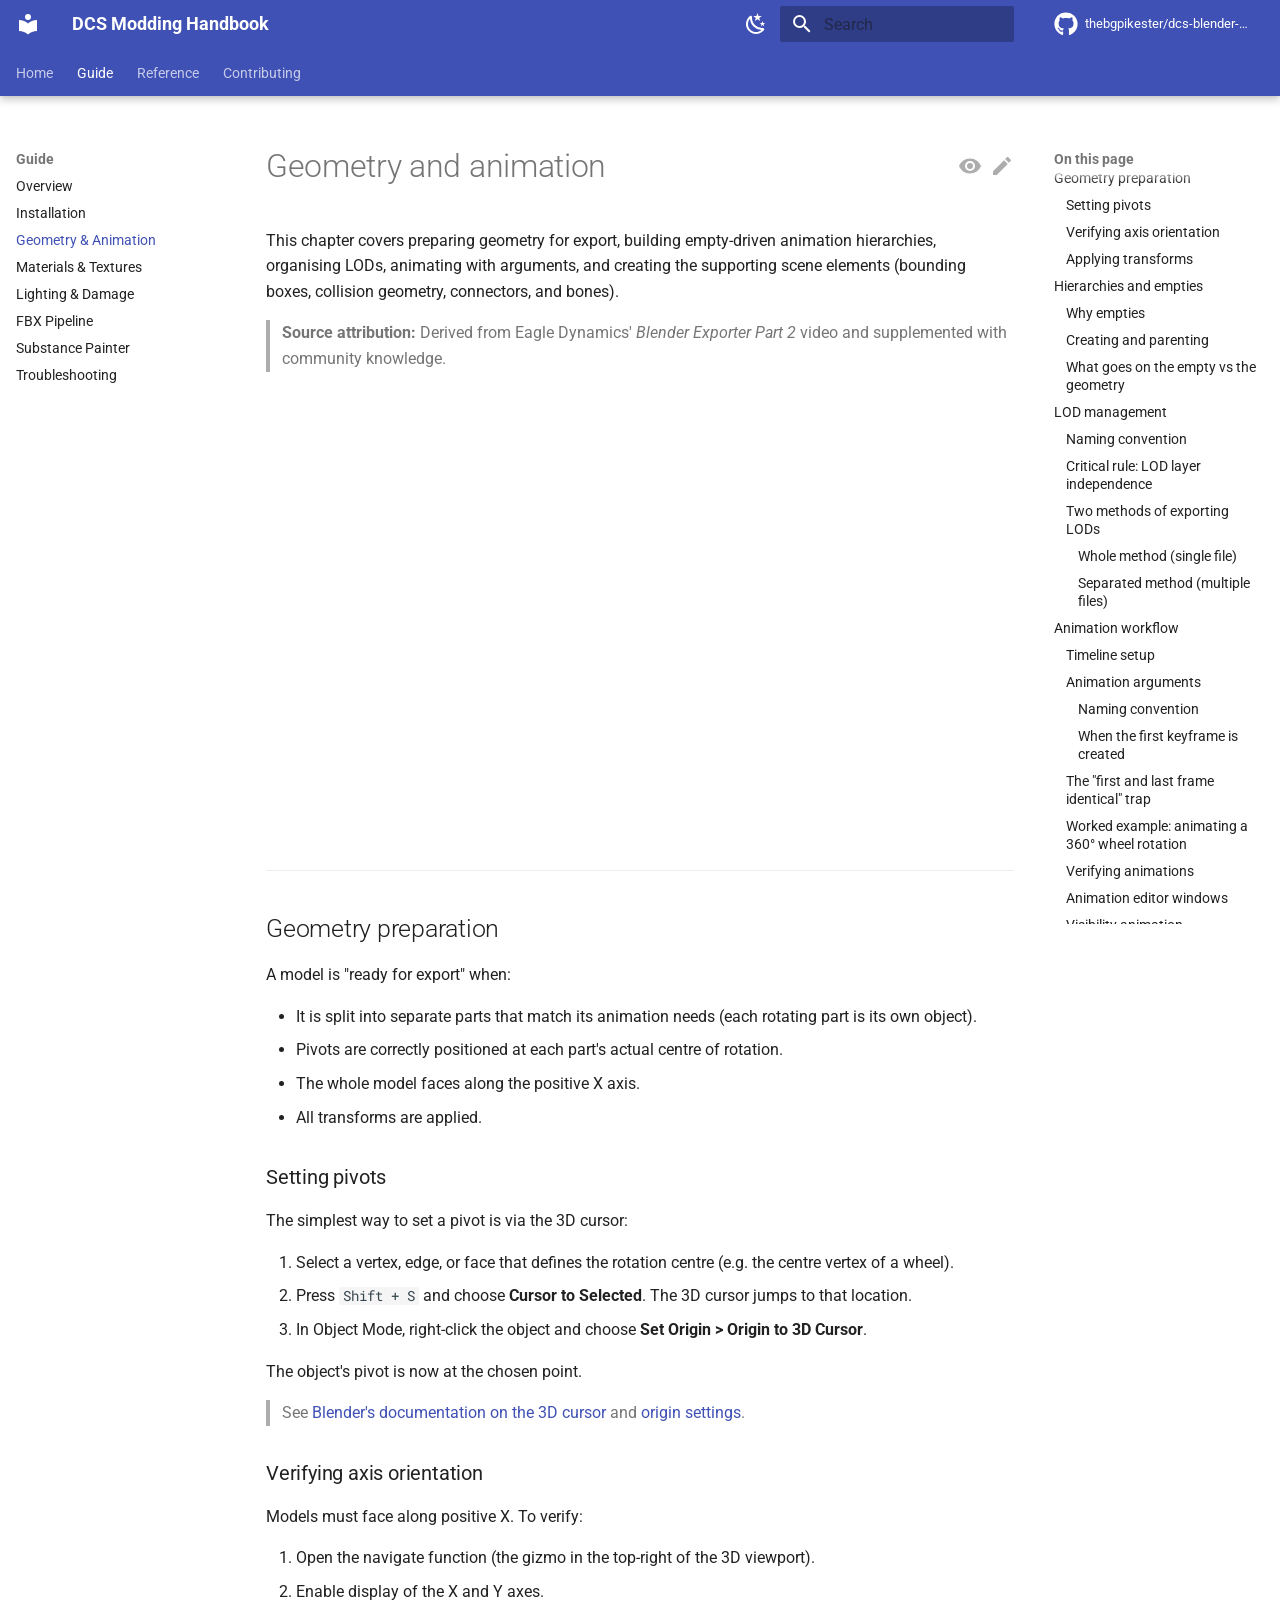
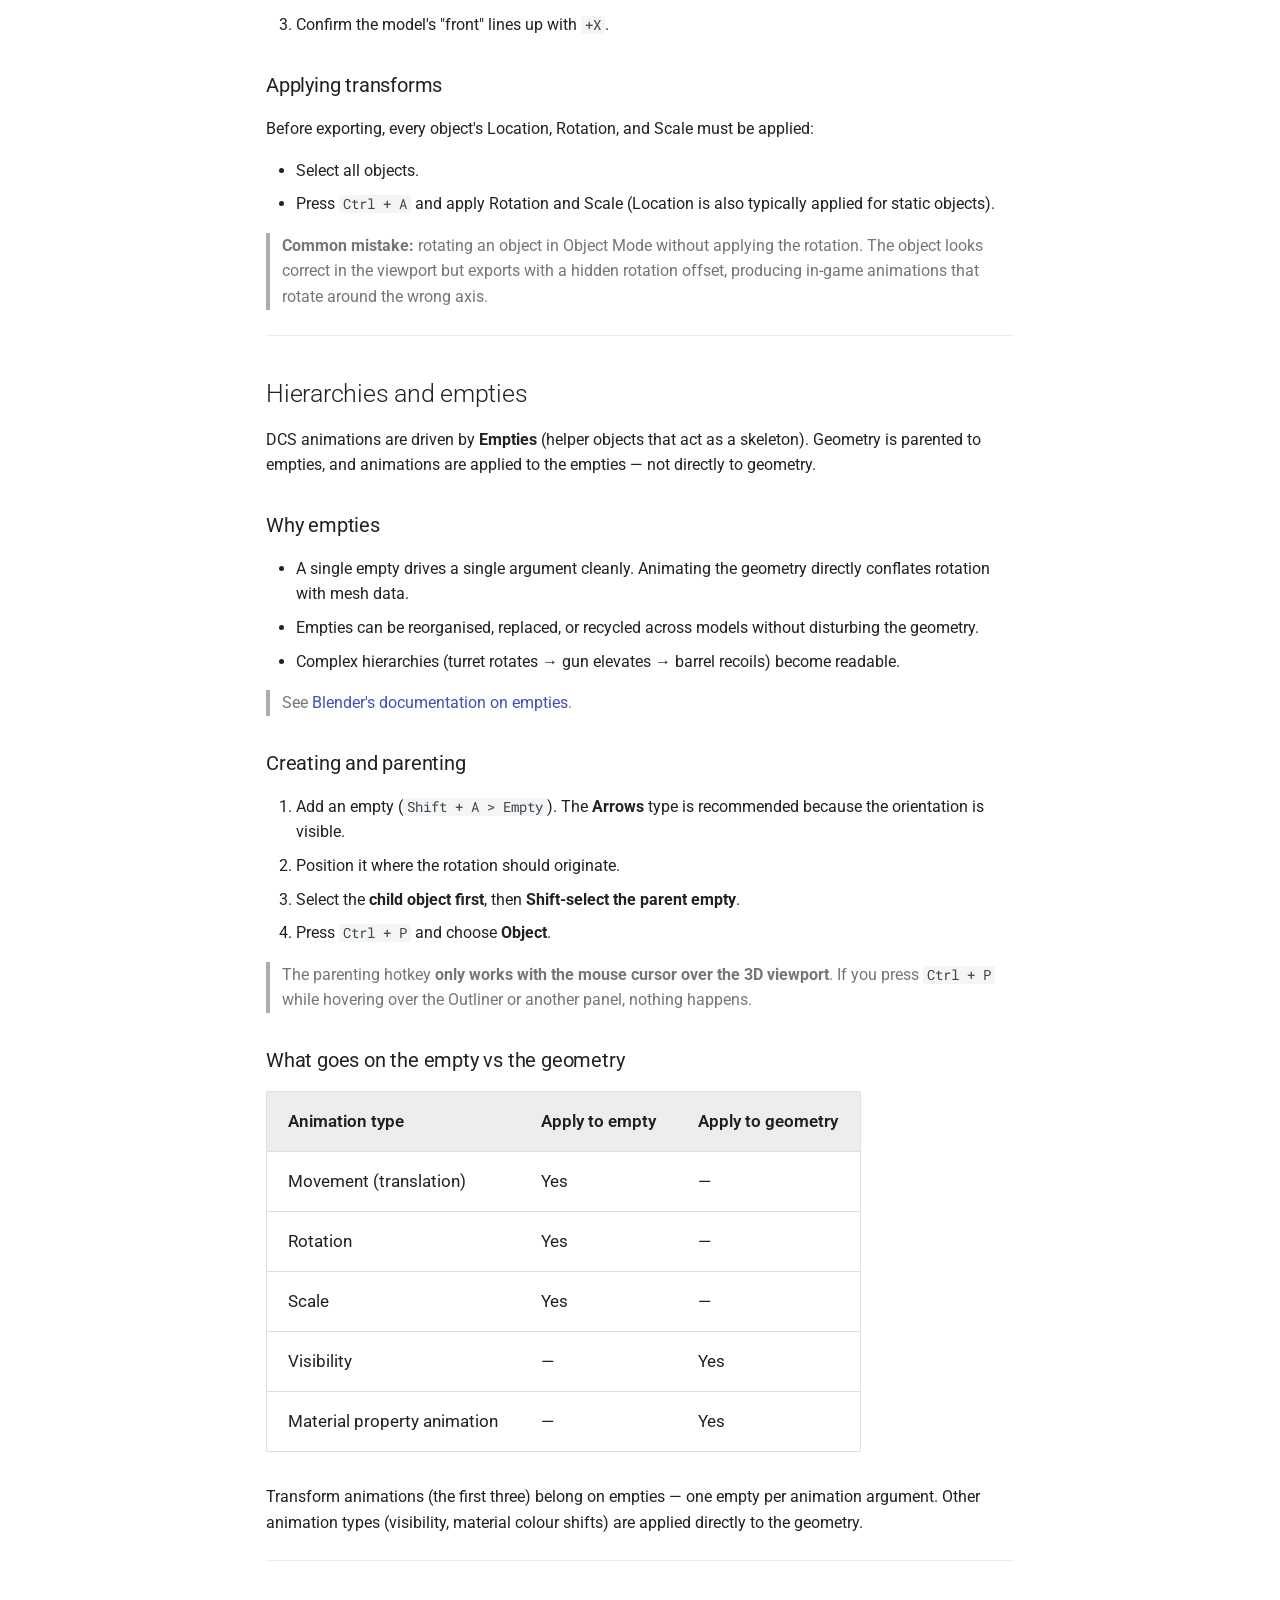
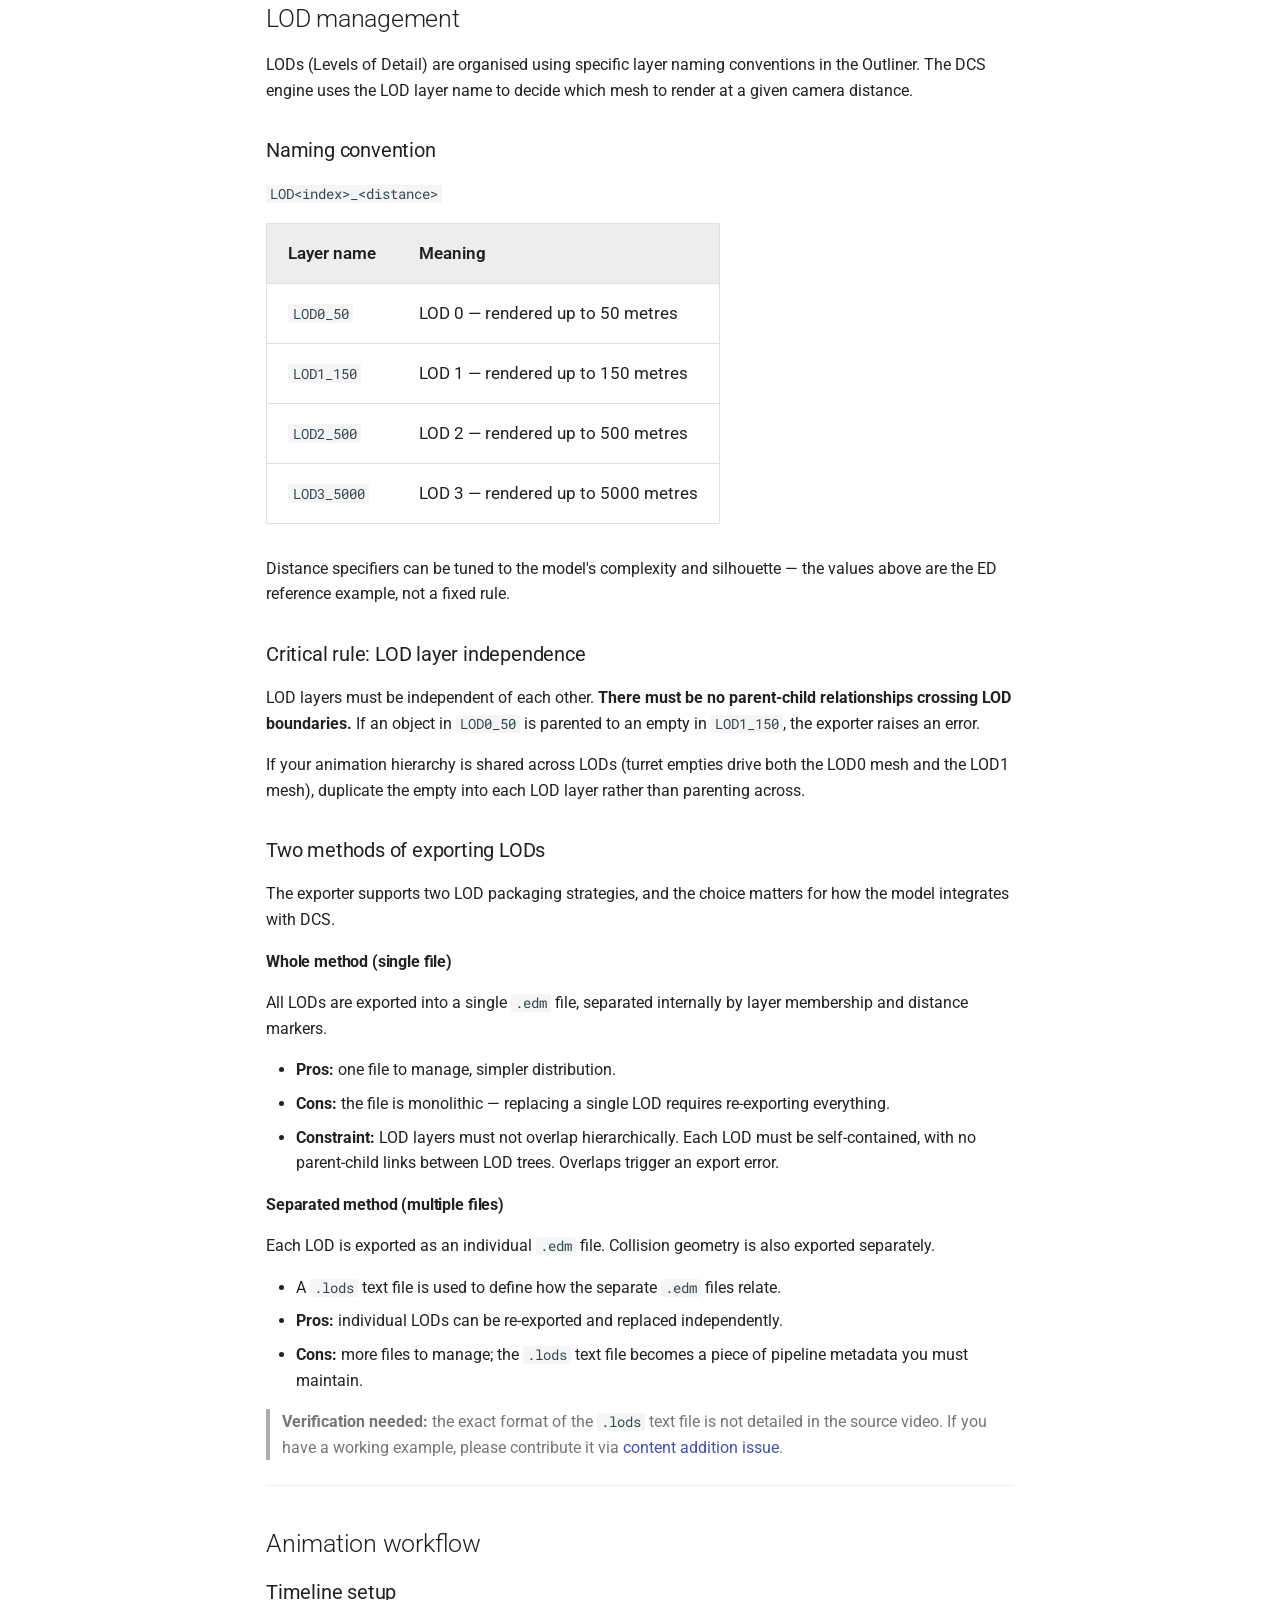
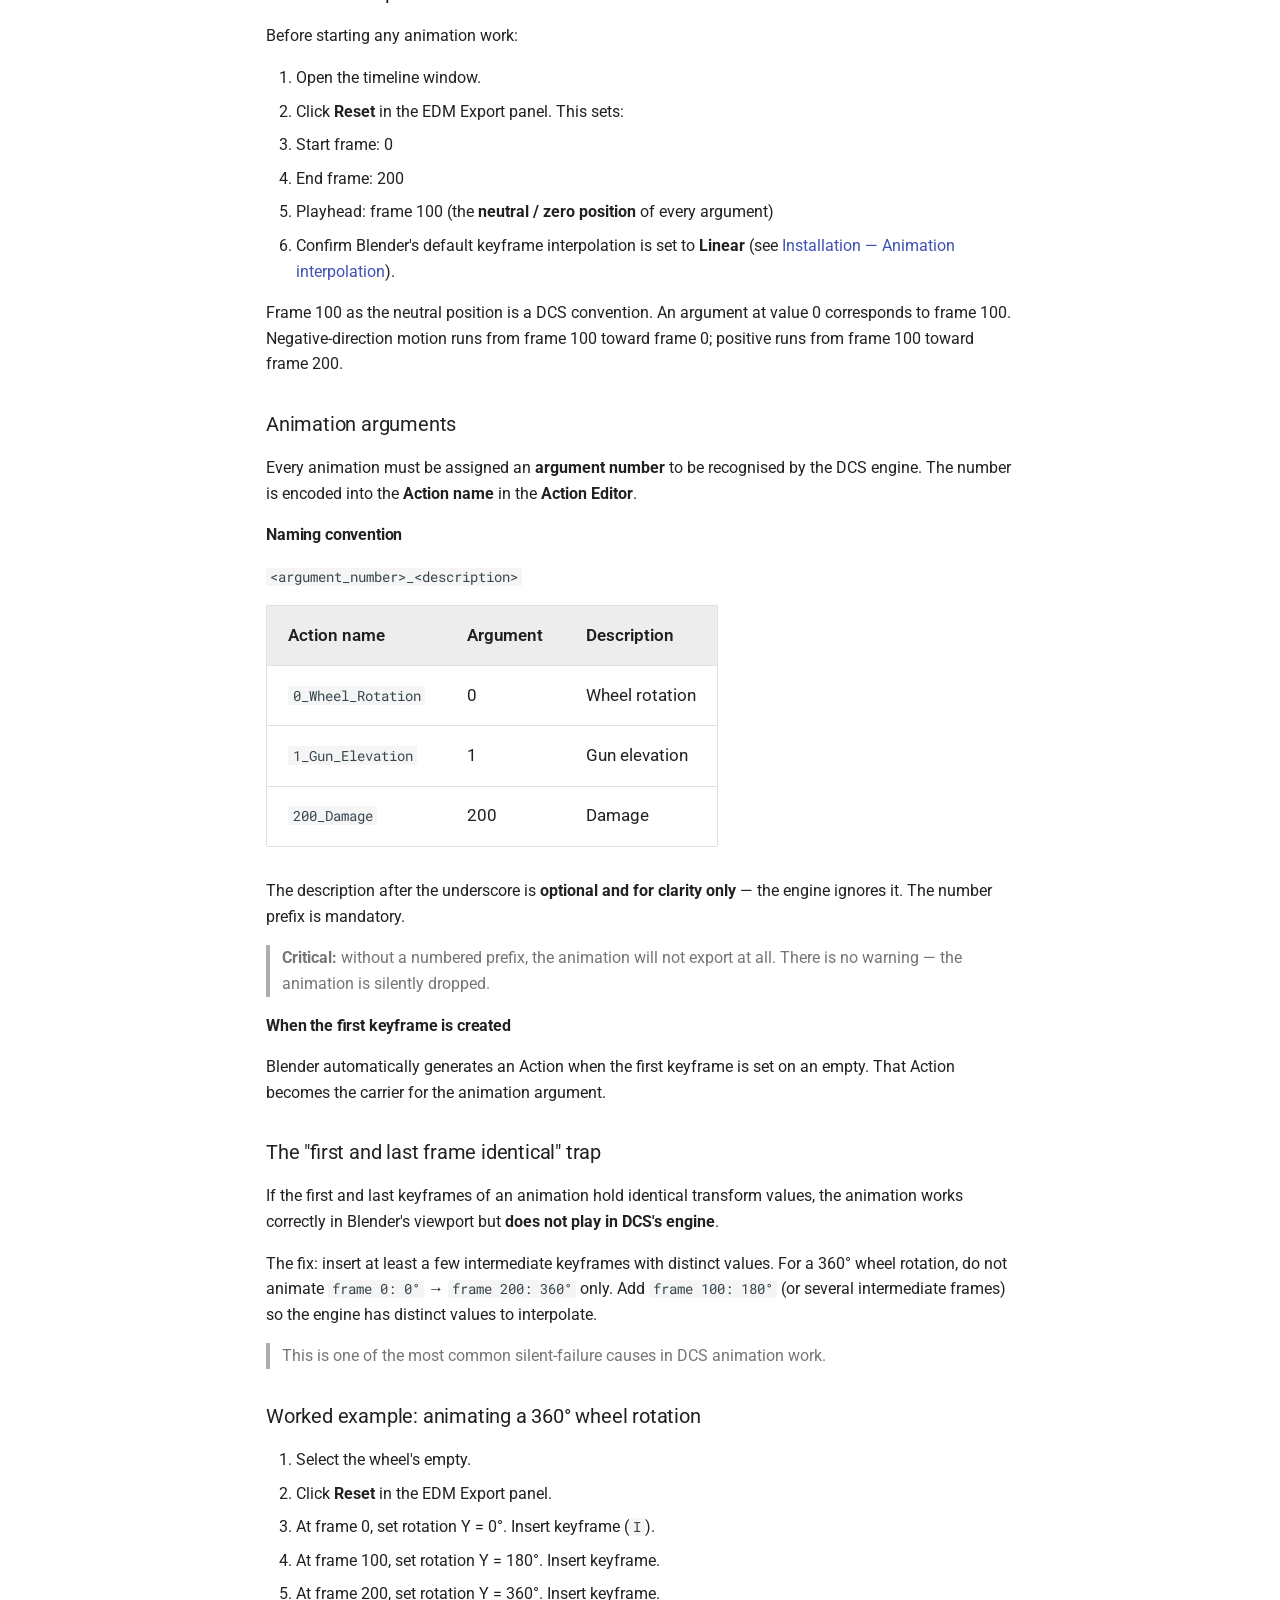
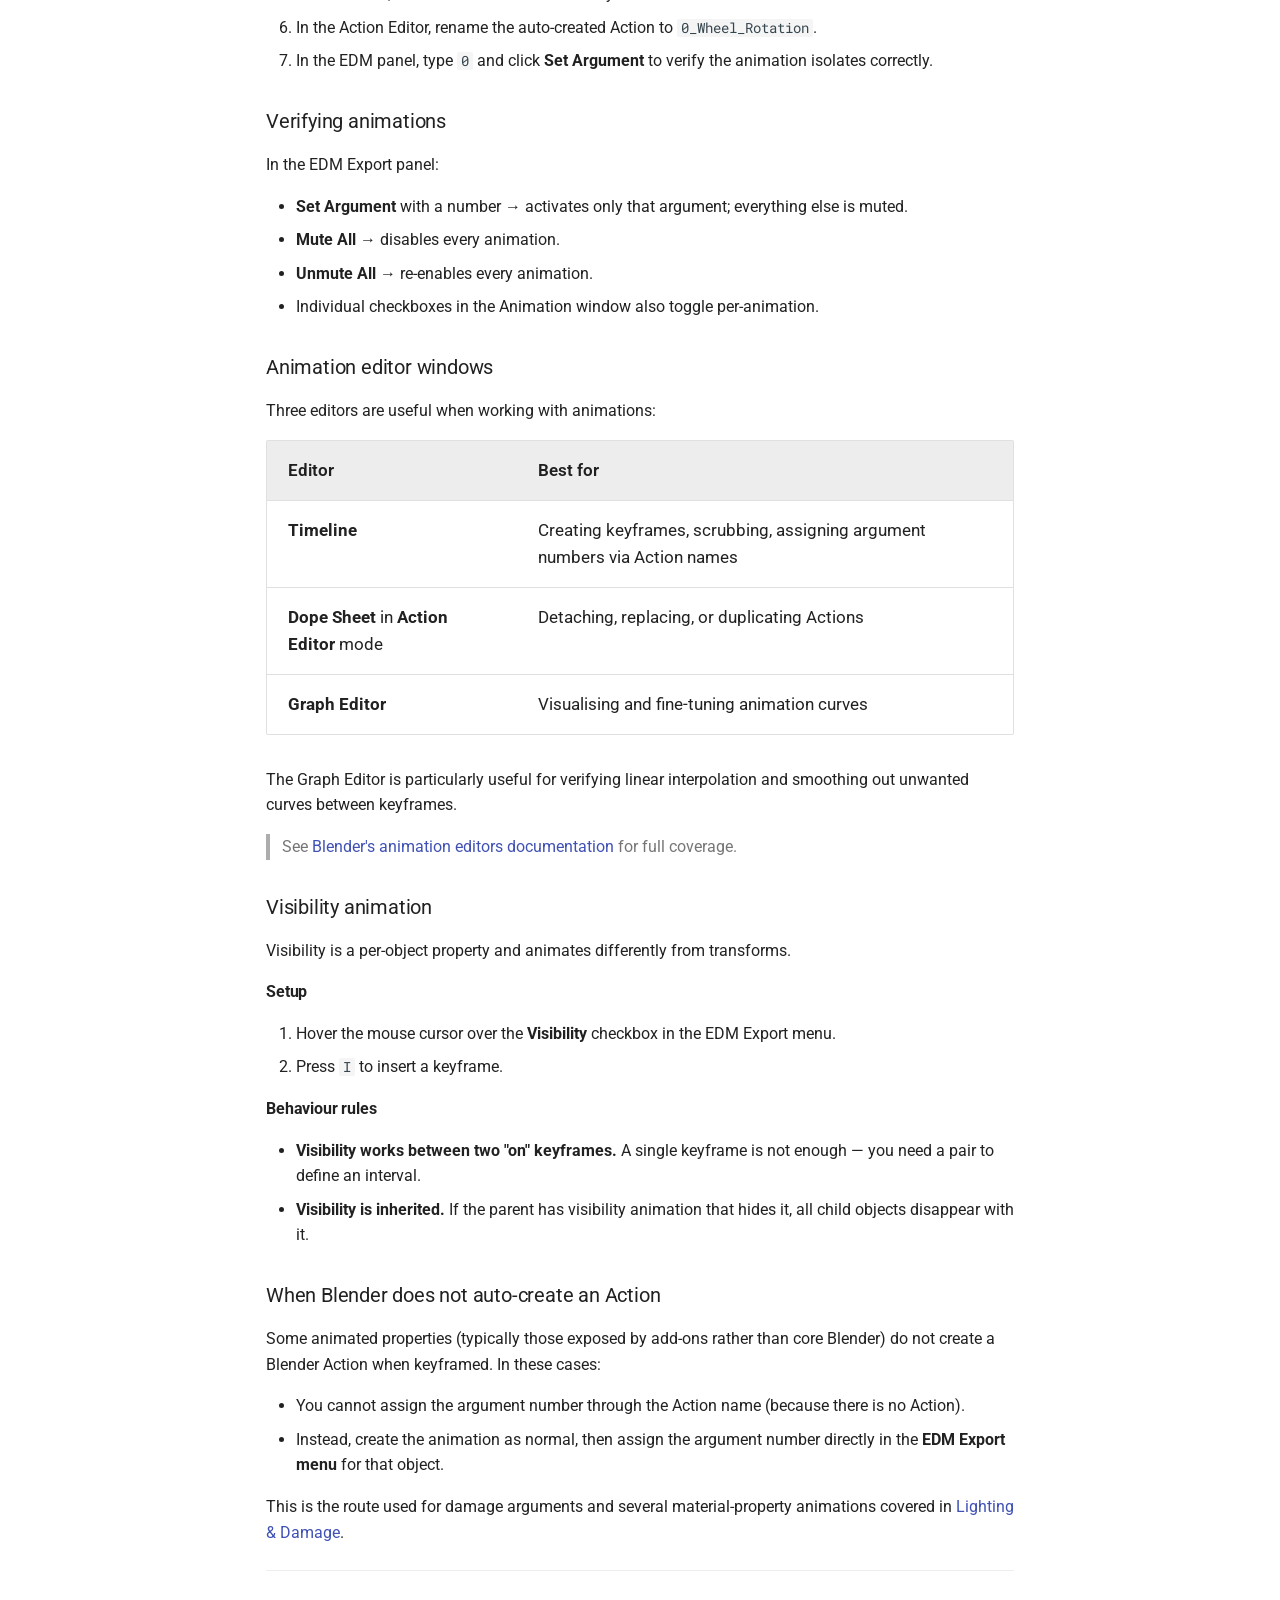
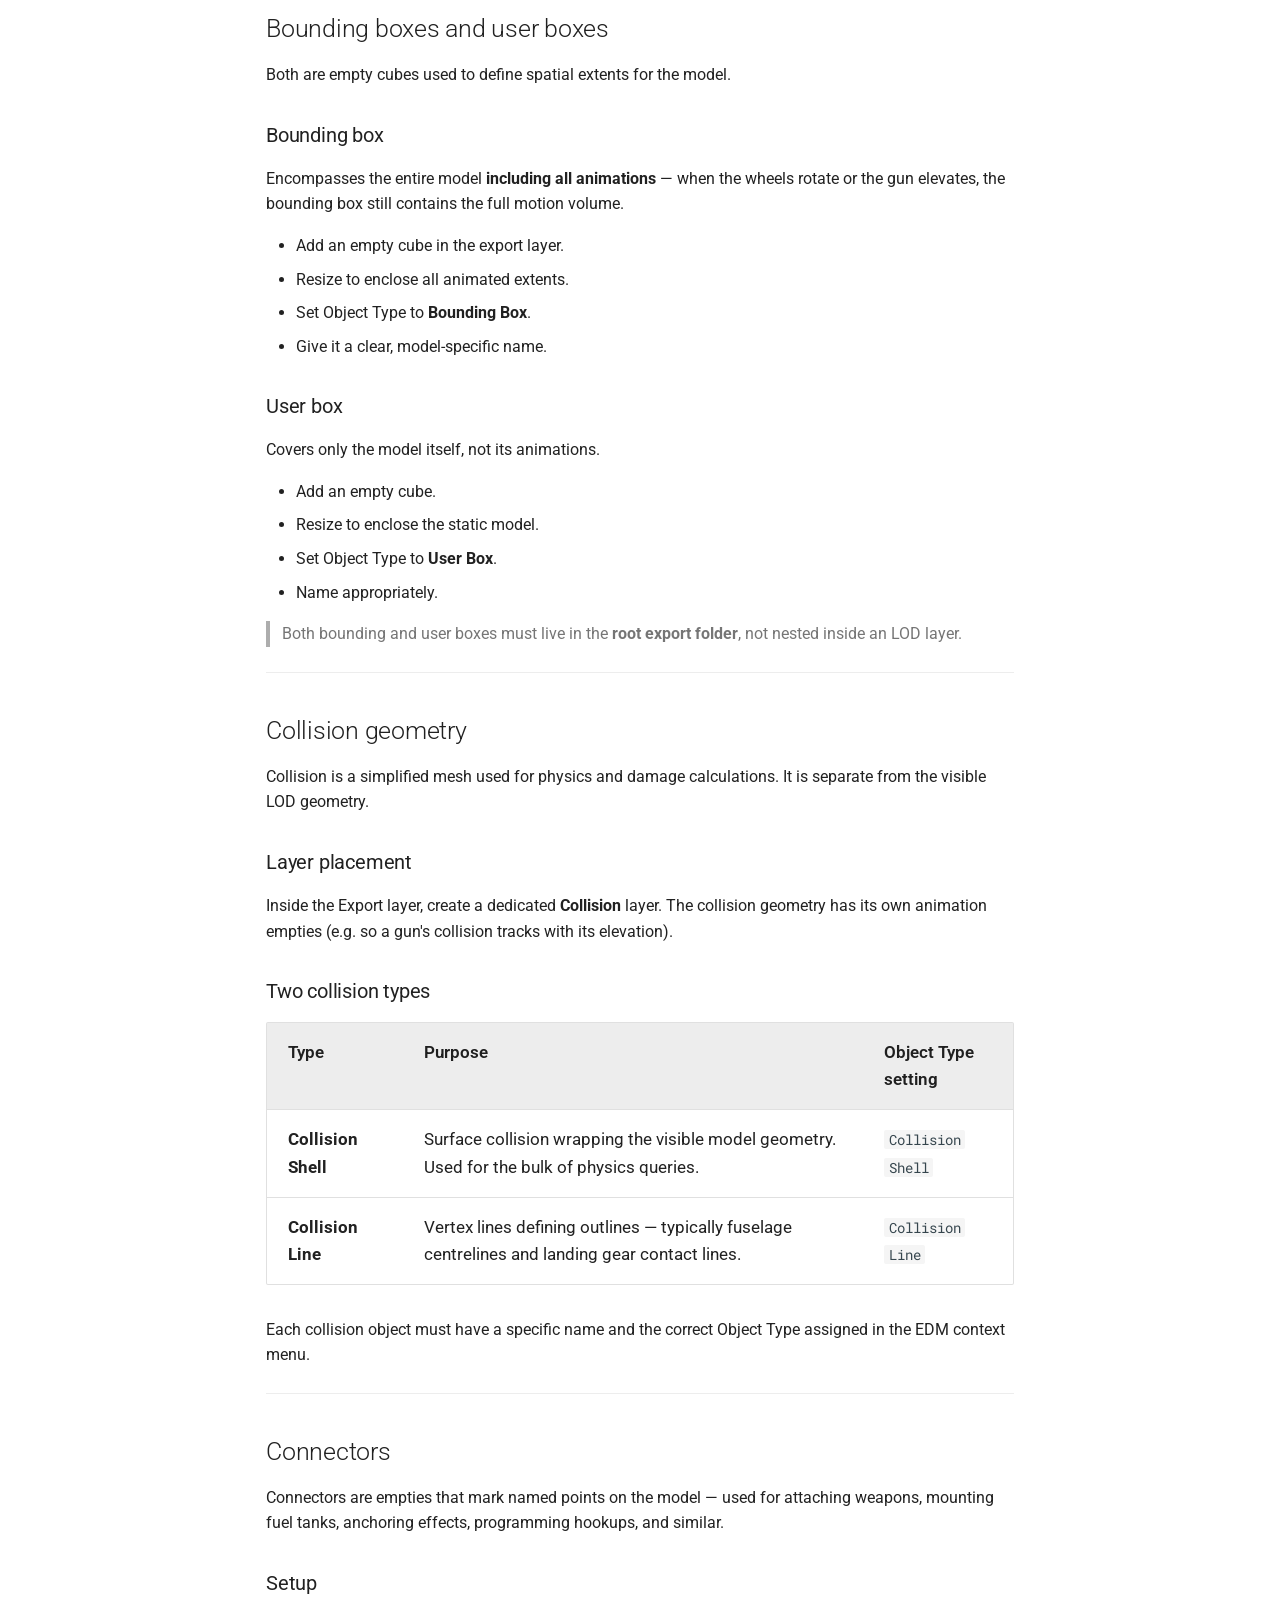
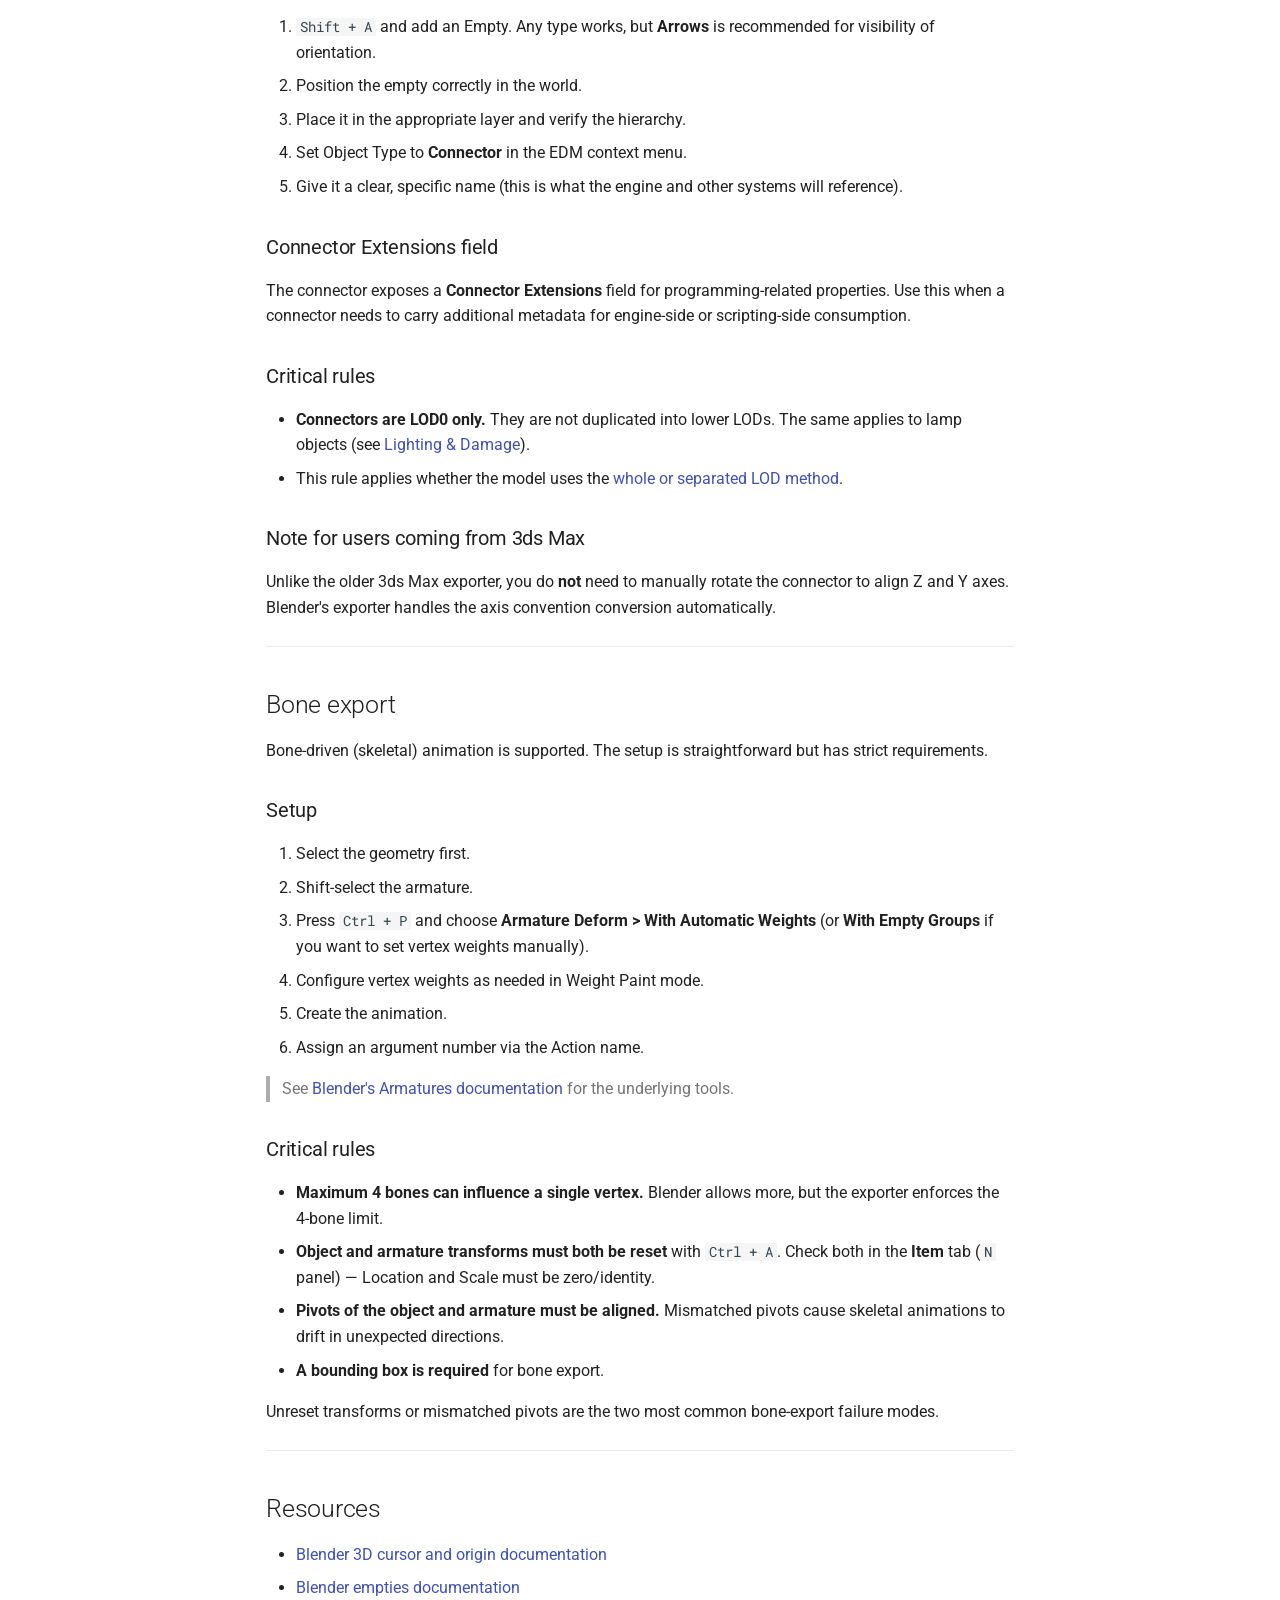
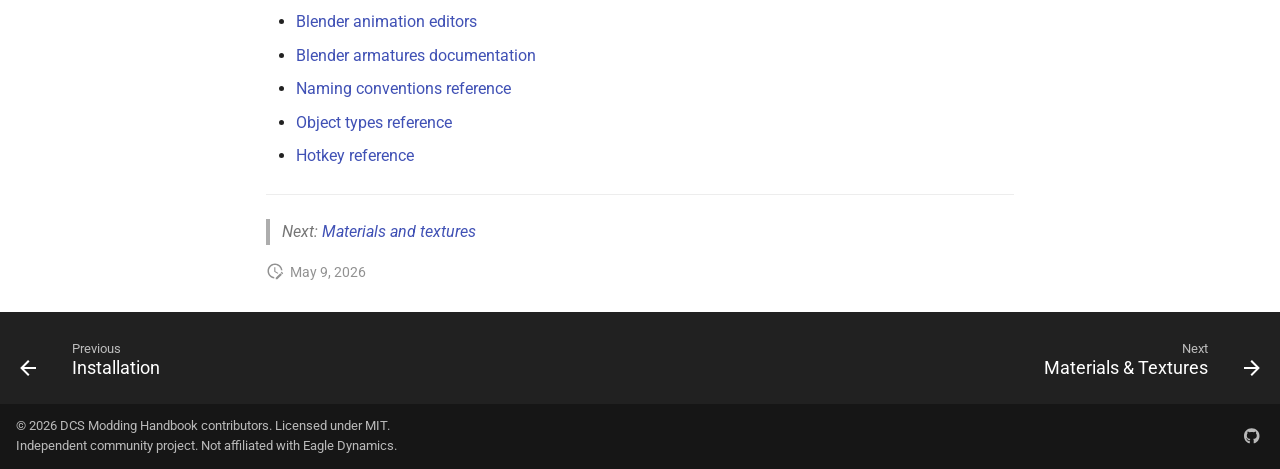
<file: 02-geometry-animation/index.html>
<!doctype html>
<html lang="en" class="no-js">
  <head>
    
      <meta charset="utf-8">
      <meta name="viewport" content="width=device-width,initial-scale=1">
      
        <meta name="description" content="Preparing geometry, building empty-driven animation hierarchies, organising LODs, animation arguments, bounding boxes, collision, connectors, and bone export.">
      
      
        <meta name="author" content="thebgpikester">
      
      
        <link rel="canonical" href="https://thebgpikester.github.io/dcs-blender-modding-handbook/02-geometry-animation/">
      
      
        <link rel="prev" href="../01-installation/">
      
      
        <link rel="next" href="../03-materials-textures/">
      
      
      <link rel="icon" href="../assets/images/favicon.png">
      <meta name="generator" content="mkdocs-1.6.1, mkdocs-material-9.5.49">
    
    
      
        <title>Geometry and animation - DCS Modding Handbook</title>
      
    
    
      <link rel="stylesheet" href="../assets/stylesheets/main.6f8fc17f.min.css">
      
        
        <link rel="stylesheet" href="../assets/stylesheets/palette.06af60db.min.css">
      
      


    
    
      
    
    
      
        
        
        <link rel="preconnect" href="https://fonts.gstatic.com" crossorigin>
        <link rel="stylesheet" href="https://fonts.googleapis.com/css?family=Roboto:300,300i,400,400i,700,700i%7CRoboto+Mono:400,400i,700,700i&display=fallback">
        <style>:root{--md-text-font:"Roboto";--md-code-font:"Roboto Mono"}</style>
      
    
    
      <link rel="stylesheet" href="../stylesheets/extra.css">
    
    <script>__md_scope=new URL("..",location),__md_hash=e=>[...e].reduce(((e,_)=>(e<<5)-e+_.charCodeAt(0)),0),__md_get=(e,_=localStorage,t=__md_scope)=>JSON.parse(_.getItem(t.pathname+"."+e)),__md_set=(e,_,t=localStorage,a=__md_scope)=>{try{t.setItem(a.pathname+"."+e,JSON.stringify(_))}catch(e){}}</script>
    
      

    
    
    
   <link href="../assets/stylesheets/glightbox.min.css" rel="stylesheet"/><style>
    html.glightbox-open { overflow: initial; height: 100%; }
    .gslide-title { margin-top: 0px; user-select: text; }
    .gslide-desc { color: #666; user-select: text; }
    .gslide-image img { background: white; }
    .gscrollbar-fixer { padding-right: 15px; }
    .gdesc-inner { font-size: 0.75rem; }
    body[data-md-color-scheme="slate"] .gdesc-inner { background: var(--md-default-bg-color);}
    body[data-md-color-scheme="slate"] .gslide-title { color: var(--md-default-fg-color);}
    body[data-md-color-scheme="slate"] .gslide-desc { color: var(--md-default-fg-color);}</style> <script src="../assets/javascripts/glightbox.min.js"></script></head>
  
  
    
    
      
    
    
    
    
    <body dir="ltr" data-md-color-scheme="slate" data-md-color-primary="black" data-md-color-accent="amber">
  
    
    <input class="md-toggle" data-md-toggle="drawer" type="checkbox" id="__drawer" autocomplete="off">
    <input class="md-toggle" data-md-toggle="search" type="checkbox" id="__search" autocomplete="off">
    <label class="md-overlay" for="__drawer"></label>
    <div data-md-component="skip">
      
        
        <a href="#geometry-and-animation" class="md-skip">
          Skip to content
        </a>
      
    </div>
    <div data-md-component="announce">
      
    </div>
    
    
      

  

<header class="md-header md-header--shadow md-header--lifted" data-md-component="header">
  <nav class="md-header__inner md-grid" aria-label="Header">
    <a href=".." title="DCS Modding Handbook" class="md-header__button md-logo" aria-label="DCS Modding Handbook" data-md-component="logo">
      
  
  <svg xmlns="http://www.w3.org/2000/svg" viewBox="0 0 24 24"><path d="M12 8a3 3 0 0 0 3-3 3 3 0 0 0-3-3 3 3 0 0 0-3 3 3 3 0 0 0 3 3m0 3.54C9.64 9.35 6.5 8 3 8v11c3.5 0 6.64 1.35 9 3.54 2.36-2.19 5.5-3.54 9-3.54V8c-3.5 0-6.64 1.35-9 3.54"/></svg>

    </a>
    <label class="md-header__button md-icon" for="__drawer">
      
      <svg xmlns="http://www.w3.org/2000/svg" viewBox="0 0 24 24"><path d="M3 6h18v2H3zm0 5h18v2H3zm0 5h18v2H3z"/></svg>
    </label>
    <div class="md-header__title" data-md-component="header-title">
      <div class="md-header__ellipsis">
        <div class="md-header__topic">
          <span class="md-ellipsis">
            DCS Modding Handbook
          </span>
        </div>
        <div class="md-header__topic" data-md-component="header-topic">
          <span class="md-ellipsis">
            
              Geometry and animation
            
          </span>
        </div>
      </div>
    </div>
    
      
        <form class="md-header__option" data-md-component="palette">
  
    
    
    
    <input class="md-option" data-md-color-media="(prefers-color-scheme: dark)" data-md-color-scheme="slate" data-md-color-primary="black" data-md-color-accent="amber"  aria-label="Switch to light mode"  type="radio" name="__palette" id="__palette_0">
    
      <label class="md-header__button md-icon" title="Switch to light mode" for="__palette_1" hidden>
        <svg xmlns="http://www.w3.org/2000/svg" viewBox="0 0 24 24"><path d="M12 7a5 5 0 0 1 5 5 5 5 0 0 1-5 5 5 5 0 0 1-5-5 5 5 0 0 1 5-5m0 2a3 3 0 0 0-3 3 3 3 0 0 0 3 3 3 3 0 0 0 3-3 3 3 0 0 0-3-3m0-7 2.39 3.42C13.65 5.15 12.84 5 12 5s-1.65.15-2.39.42zM3.34 7l4.16-.35A7.2 7.2 0 0 0 5.94 8.5c-.44.74-.69 1.5-.83 2.29zm.02 10 1.76-3.77a7.131 7.131 0 0 0 2.38 4.14zM20.65 7l-1.77 3.79a7.02 7.02 0 0 0-2.38-4.15zm-.01 10-4.14.36c.59-.51 1.12-1.14 1.54-1.86.42-.73.69-1.5.83-2.29zM12 22l-2.41-3.44c.74.27 1.55.44 2.41.44.82 0 1.63-.17 2.37-.44z"/></svg>
      </label>
    
  
    
    
    
    <input class="md-option" data-md-color-media="(prefers-color-scheme: light)" data-md-color-scheme="default" data-md-color-primary="indigo" data-md-color-accent="amber"  aria-label="Switch to dark mode"  type="radio" name="__palette" id="__palette_1">
    
      <label class="md-header__button md-icon" title="Switch to dark mode" for="__palette_0" hidden>
        <svg xmlns="http://www.w3.org/2000/svg" viewBox="0 0 24 24"><path d="m17.75 4.09-2.53 1.94.91 3.06-2.63-1.81-2.63 1.81.91-3.06-2.53-1.94L12.44 4l1.06-3 1.06 3zm3.5 6.91-1.64 1.25.59 1.98-1.7-1.17-1.7 1.17.59-1.98L15.75 11l2.06-.05L18.5 9l.69 1.95zm-2.28 4.95c.83-.08 1.72 1.1 1.19 1.85-.32.45-.66.87-1.08 1.27C15.17 23 8.84 23 4.94 19.07c-3.91-3.9-3.91-10.24 0-14.14.4-.4.82-.76 1.27-1.08.75-.53 1.93.36 1.85 1.19-.27 2.86.69 5.83 2.89 8.02a9.96 9.96 0 0 0 8.02 2.89m-1.64 2.02a12.08 12.08 0 0 1-7.8-3.47c-2.17-2.19-3.33-5-3.49-7.82-2.81 3.14-2.7 7.96.31 10.98 3.02 3.01 7.84 3.12 10.98.31"/></svg>
      </label>
    
  
</form>
      
    
    
      <script>var palette=__md_get("__palette");if(palette&&palette.color){if("(prefers-color-scheme)"===palette.color.media){var media=matchMedia("(prefers-color-scheme: light)"),input=document.querySelector(media.matches?"[data-md-color-media='(prefers-color-scheme: light)']":"[data-md-color-media='(prefers-color-scheme: dark)']");palette.color.media=input.getAttribute("data-md-color-media"),palette.color.scheme=input.getAttribute("data-md-color-scheme"),palette.color.primary=input.getAttribute("data-md-color-primary"),palette.color.accent=input.getAttribute("data-md-color-accent")}for(var[key,value]of Object.entries(palette.color))document.body.setAttribute("data-md-color-"+key,value)}</script>
    
    
    
      <label class="md-header__button md-icon" for="__search">
        
        <svg xmlns="http://www.w3.org/2000/svg" viewBox="0 0 24 24"><path d="M9.5 3A6.5 6.5 0 0 1 16 9.5c0 1.61-.59 3.09-1.56 4.23l.27.27h.79l5 5-1.5 1.5-5-5v-.79l-.27-.27A6.52 6.52 0 0 1 9.5 16 6.5 6.5 0 0 1 3 9.5 6.5 6.5 0 0 1 9.5 3m0 2C7 5 5 7 5 9.5S7 14 9.5 14 14 12 14 9.5 12 5 9.5 5"/></svg>
      </label>
      <div class="md-search" data-md-component="search" role="dialog">
  <label class="md-search__overlay" for="__search"></label>
  <div class="md-search__inner" role="search">
    <form class="md-search__form" name="search">
      <input type="text" class="md-search__input" name="query" aria-label="Search" placeholder="Search" autocapitalize="off" autocorrect="off" autocomplete="off" spellcheck="false" data-md-component="search-query" required>
      <label class="md-search__icon md-icon" for="__search">
        
        <svg xmlns="http://www.w3.org/2000/svg" viewBox="0 0 24 24"><path d="M9.5 3A6.5 6.5 0 0 1 16 9.5c0 1.61-.59 3.09-1.56 4.23l.27.27h.79l5 5-1.5 1.5-5-5v-.79l-.27-.27A6.52 6.52 0 0 1 9.5 16 6.5 6.5 0 0 1 3 9.5 6.5 6.5 0 0 1 9.5 3m0 2C7 5 5 7 5 9.5S7 14 9.5 14 14 12 14 9.5 12 5 9.5 5"/></svg>
        
        <svg xmlns="http://www.w3.org/2000/svg" viewBox="0 0 24 24"><path d="M20 11v2H8l5.5 5.5-1.42 1.42L4.16 12l7.92-7.92L13.5 5.5 8 11z"/></svg>
      </label>
      <nav class="md-search__options" aria-label="Search">
        
          <a href="javascript:void(0)" class="md-search__icon md-icon" title="Share" aria-label="Share" data-clipboard data-clipboard-text="" data-md-component="search-share" tabindex="-1">
            
            <svg xmlns="http://www.w3.org/2000/svg" viewBox="0 0 24 24"><path d="M18 16.08c-.76 0-1.44.3-1.96.77L8.91 12.7c.05-.23.09-.46.09-.7s-.04-.47-.09-.7l7.05-4.11c.54.5 1.25.81 2.04.81a3 3 0 0 0 3-3 3 3 0 0 0-3-3 3 3 0 0 0-3 3c0 .24.04.47.09.7L8.04 9.81C7.5 9.31 6.79 9 6 9a3 3 0 0 0-3 3 3 3 0 0 0 3 3c.79 0 1.5-.31 2.04-.81l7.12 4.15c-.05.21-.08.43-.08.66 0 1.61 1.31 2.91 2.92 2.91s2.92-1.3 2.92-2.91A2.92 2.92 0 0 0 18 16.08"/></svg>
          </a>
        
        <button type="reset" class="md-search__icon md-icon" title="Clear" aria-label="Clear" tabindex="-1">
          
          <svg xmlns="http://www.w3.org/2000/svg" viewBox="0 0 24 24"><path d="M19 6.41 17.59 5 12 10.59 6.41 5 5 6.41 10.59 12 5 17.59 6.41 19 12 13.41 17.59 19 19 17.59 13.41 12z"/></svg>
        </button>
      </nav>
      
        <div class="md-search__suggest" data-md-component="search-suggest"></div>
      
    </form>
    <div class="md-search__output">
      <div class="md-search__scrollwrap" tabindex="0" data-md-scrollfix>
        <div class="md-search-result" data-md-component="search-result">
          <div class="md-search-result__meta">
            Initializing search
          </div>
          <ol class="md-search-result__list" role="presentation"></ol>
        </div>
      </div>
    </div>
  </div>
</div>
    
    
      <div class="md-header__source">
        <a href="https://github.com/thebgpikester/dcs-blender-modding-handbook" title="Go to repository" class="md-source" data-md-component="source">
  <div class="md-source__icon md-icon">
    
    <svg xmlns="http://www.w3.org/2000/svg" viewBox="0 0 496 512"><!--! Font Awesome Free 6.7.1 by @fontawesome - https://fontawesome.com License - https://fontawesome.com/license/free (Icons: CC BY 4.0, Fonts: SIL OFL 1.1, Code: MIT License) Copyright 2024 Fonticons, Inc.--><path d="M165.9 397.4c0 2-2.3 3.6-5.2 3.6-3.3.3-5.6-1.3-5.6-3.6 0-2 2.3-3.6 5.2-3.6 3-.3 5.6 1.3 5.6 3.6m-31.1-4.5c-.7 2 1.3 4.3 4.3 4.9 2.6 1 5.6 0 6.2-2s-1.3-4.3-4.3-5.2c-2.6-.7-5.5.3-6.2 2.3m44.2-1.7c-2.9.7-4.9 2.6-4.6 4.9.3 2 2.9 3.3 5.9 2.6 2.9-.7 4.9-2.6 4.6-4.6-.3-1.9-3-3.2-5.9-2.9M244.8 8C106.1 8 0 113.3 0 252c0 110.9 69.8 205.8 169.5 239.2 12.8 2.3 17.3-5.6 17.3-12.1 0-6.2-.3-40.4-.3-61.4 0 0-70 15-84.7-29.8 0 0-11.4-29.1-27.8-36.6 0 0-22.9-15.7 1.6-15.4 0 0 24.9 2 38.6 25.8 21.9 38.6 58.6 27.5 72.9 20.9 2.3-16 8.8-27.1 16-33.7-55.9-6.2-112.3-14.3-112.3-110.5 0-27.5 7.6-41.3 23.6-58.9-2.6-6.5-11.1-33.3 2.6-67.9 20.9-6.5 69 27 69 27 20-5.6 41.5-8.5 62.8-8.5s42.8 2.9 62.8 8.5c0 0 48.1-33.6 69-27 13.7 34.7 5.2 61.4 2.6 67.9 16 17.7 25.8 31.5 25.8 58.9 0 96.5-58.9 104.2-114.8 110.5 9.2 7.9 17 22.9 17 46.4 0 33.7-.3 75.4-.3 83.6 0 6.5 4.6 14.4 17.3 12.1C428.2 457.8 496 362.9 496 252 496 113.3 383.5 8 244.8 8M97.2 352.9c-1.3 1-1 3.3.7 5.2 1.6 1.6 3.9 2.3 5.2 1 1.3-1 1-3.3-.7-5.2-1.6-1.6-3.9-2.3-5.2-1m-10.8-8.1c-.7 1.3.3 2.9 2.3 3.9 1.6 1 3.6.7 4.3-.7.7-1.3-.3-2.9-2.3-3.9-2-.6-3.6-.3-4.3.7m32.4 35.6c-1.6 1.3-1 4.3 1.3 6.2 2.3 2.3 5.2 2.6 6.5 1 1.3-1.3.7-4.3-1.3-6.2-2.2-2.3-5.2-2.6-6.5-1m-11.4-14.7c-1.6 1-1.6 3.6 0 5.9s4.3 3.3 5.6 2.3c1.6-1.3 1.6-3.9 0-6.2-1.4-2.3-4-3.3-5.6-2"/></svg>
  </div>
  <div class="md-source__repository">
    thebgpikester/dcs-blender-modding-handbook
  </div>
</a>
      </div>
    
  </nav>
  
    
      
<nav class="md-tabs" aria-label="Tabs" data-md-component="tabs">
  <div class="md-grid">
    <ul class="md-tabs__list">
      
        
  
  
  
    <li class="md-tabs__item">
      <a href=".." class="md-tabs__link">
        
  
    
  
  Home

      </a>
    </li>
  

      
        
  
  
    
  
  
    
    
      <li class="md-tabs__item md-tabs__item--active">
        <a href="../00-overview/" class="md-tabs__link">
          
  
    
  
  Guide

        </a>
      </li>
    
  

      
        
  
  
  
    
    
      <li class="md-tabs__item">
        <a href="../reference/hotkey-reference/" class="md-tabs__link">
          
  
    
  
  Reference

        </a>
      </li>
    
  

      
        
  
  
  
    <li class="md-tabs__item">
      <a href="../contributing/" class="md-tabs__link">
        
  
    
  
  Contributing

      </a>
    </li>
  

      
    </ul>
  </div>
</nav>
    
  
</header>
    
    <div class="md-container" data-md-component="container">
      
      
        
      
      <main class="md-main" data-md-component="main">
        <div class="md-main__inner md-grid">
          
            
              
              <div class="md-sidebar md-sidebar--primary" data-md-component="sidebar" data-md-type="navigation" >
                <div class="md-sidebar__scrollwrap">
                  <div class="md-sidebar__inner">
                    


  


<nav class="md-nav md-nav--primary md-nav--lifted" aria-label="Navigation" data-md-level="0">
  <label class="md-nav__title" for="__drawer">
    <a href=".." title="DCS Modding Handbook" class="md-nav__button md-logo" aria-label="DCS Modding Handbook" data-md-component="logo">
      
  
  <svg xmlns="http://www.w3.org/2000/svg" viewBox="0 0 24 24"><path d="M12 8a3 3 0 0 0 3-3 3 3 0 0 0-3-3 3 3 0 0 0-3 3 3 3 0 0 0 3 3m0 3.54C9.64 9.35 6.5 8 3 8v11c3.5 0 6.64 1.35 9 3.54 2.36-2.19 5.5-3.54 9-3.54V8c-3.5 0-6.64 1.35-9 3.54"/></svg>

    </a>
    DCS Modding Handbook
  </label>
  
    <div class="md-nav__source">
      <a href="https://github.com/thebgpikester/dcs-blender-modding-handbook" title="Go to repository" class="md-source" data-md-component="source">
  <div class="md-source__icon md-icon">
    
    <svg xmlns="http://www.w3.org/2000/svg" viewBox="0 0 496 512"><!--! Font Awesome Free 6.7.1 by @fontawesome - https://fontawesome.com License - https://fontawesome.com/license/free (Icons: CC BY 4.0, Fonts: SIL OFL 1.1, Code: MIT License) Copyright 2024 Fonticons, Inc.--><path d="M165.9 397.4c0 2-2.3 3.6-5.2 3.6-3.3.3-5.6-1.3-5.6-3.6 0-2 2.3-3.6 5.2-3.6 3-.3 5.6 1.3 5.6 3.6m-31.1-4.5c-.7 2 1.3 4.3 4.3 4.9 2.6 1 5.6 0 6.2-2s-1.3-4.3-4.3-5.2c-2.6-.7-5.5.3-6.2 2.3m44.2-1.7c-2.9.7-4.9 2.6-4.6 4.9.3 2 2.9 3.3 5.9 2.6 2.9-.7 4.9-2.6 4.6-4.6-.3-1.9-3-3.2-5.9-2.9M244.8 8C106.1 8 0 113.3 0 252c0 110.9 69.8 205.8 169.5 239.2 12.8 2.3 17.3-5.6 17.3-12.1 0-6.2-.3-40.4-.3-61.4 0 0-70 15-84.7-29.8 0 0-11.4-29.1-27.8-36.6 0 0-22.9-15.7 1.6-15.4 0 0 24.9 2 38.6 25.8 21.9 38.6 58.6 27.5 72.9 20.9 2.3-16 8.8-27.1 16-33.7-55.9-6.2-112.3-14.3-112.3-110.5 0-27.5 7.6-41.3 23.6-58.9-2.6-6.5-11.1-33.3 2.6-67.9 20.9-6.5 69 27 69 27 20-5.6 41.5-8.5 62.8-8.5s42.8 2.9 62.8 8.5c0 0 48.1-33.6 69-27 13.7 34.7 5.2 61.4 2.6 67.9 16 17.7 25.8 31.5 25.8 58.9 0 96.5-58.9 104.2-114.8 110.5 9.2 7.9 17 22.9 17 46.4 0 33.7-.3 75.4-.3 83.6 0 6.5 4.6 14.4 17.3 12.1C428.2 457.8 496 362.9 496 252 496 113.3 383.5 8 244.8 8M97.2 352.9c-1.3 1-1 3.3.7 5.2 1.6 1.6 3.9 2.3 5.2 1 1.3-1 1-3.3-.7-5.2-1.6-1.6-3.9-2.3-5.2-1m-10.8-8.1c-.7 1.3.3 2.9 2.3 3.9 1.6 1 3.6.7 4.3-.7.7-1.3-.3-2.9-2.3-3.9-2-.6-3.6-.3-4.3.7m32.4 35.6c-1.6 1.3-1 4.3 1.3 6.2 2.3 2.3 5.2 2.6 6.5 1 1.3-1.3.7-4.3-1.3-6.2-2.2-2.3-5.2-2.6-6.5-1m-11.4-14.7c-1.6 1-1.6 3.6 0 5.9s4.3 3.3 5.6 2.3c1.6-1.3 1.6-3.9 0-6.2-1.4-2.3-4-3.3-5.6-2"/></svg>
  </div>
  <div class="md-source__repository">
    thebgpikester/dcs-blender-modding-handbook
  </div>
</a>
    </div>
  
  <ul class="md-nav__list" data-md-scrollfix>
    
      
      
  
  
  
  
    <li class="md-nav__item">
      <a href=".." class="md-nav__link">
        
  
  <span class="md-ellipsis">
    Home
  </span>
  

      </a>
    </li>
  

    
      
      
  
  
    
  
  
  
    
    
      
        
      
        
      
        
      
        
      
        
      
        
      
        
      
        
      
    
    
      
        
        
      
      
        
      
    
    
    <li class="md-nav__item md-nav__item--active md-nav__item--section md-nav__item--nested">
      
        
        
        <input class="md-nav__toggle md-toggle " type="checkbox" id="__nav_2" checked>
        
          
          <label class="md-nav__link" for="__nav_2" id="__nav_2_label" tabindex="">
            
  
  <span class="md-ellipsis">
    Guide
  </span>
  

            <span class="md-nav__icon md-icon"></span>
          </label>
        
        <nav class="md-nav" data-md-level="1" aria-labelledby="__nav_2_label" aria-expanded="true">
          <label class="md-nav__title" for="__nav_2">
            <span class="md-nav__icon md-icon"></span>
            Guide
          </label>
          <ul class="md-nav__list" data-md-scrollfix>
            
              
                
  
  
  
  
    <li class="md-nav__item">
      <a href="../00-overview/" class="md-nav__link">
        
  
  <span class="md-ellipsis">
    Overview
  </span>
  

      </a>
    </li>
  

              
            
              
                
  
  
  
  
    <li class="md-nav__item">
      <a href="../01-installation/" class="md-nav__link">
        
  
  <span class="md-ellipsis">
    Installation
  </span>
  

      </a>
    </li>
  

              
            
              
                
  
  
    
  
  
  
    <li class="md-nav__item md-nav__item--active">
      
      <input class="md-nav__toggle md-toggle" type="checkbox" id="__toc">
      
      
        
      
      
        <label class="md-nav__link md-nav__link--active" for="__toc">
          
  
  <span class="md-ellipsis">
    Geometry & Animation
  </span>
  

          <span class="md-nav__icon md-icon"></span>
        </label>
      
      <a href="./" class="md-nav__link md-nav__link--active">
        
  
  <span class="md-ellipsis">
    Geometry & Animation
  </span>
  

      </a>
      
        

  

<nav class="md-nav md-nav--secondary" aria-label="On this page">
  
  
  
    
  
  
    <label class="md-nav__title" for="__toc">
      <span class="md-nav__icon md-icon"></span>
      On this page
    </label>
    <ul class="md-nav__list" data-md-component="toc" data-md-scrollfix>
      
        <li class="md-nav__item">
  <a href="#geometry-preparation" class="md-nav__link">
    <span class="md-ellipsis">
      Geometry preparation
    </span>
  </a>
  
    <nav class="md-nav" aria-label="Geometry preparation">
      <ul class="md-nav__list">
        
          <li class="md-nav__item">
  <a href="#setting-pivots" class="md-nav__link">
    <span class="md-ellipsis">
      Setting pivots
    </span>
  </a>
  
</li>
        
          <li class="md-nav__item">
  <a href="#verifying-axis-orientation" class="md-nav__link">
    <span class="md-ellipsis">
      Verifying axis orientation
    </span>
  </a>
  
</li>
        
          <li class="md-nav__item">
  <a href="#applying-transforms" class="md-nav__link">
    <span class="md-ellipsis">
      Applying transforms
    </span>
  </a>
  
</li>
        
      </ul>
    </nav>
  
</li>
      
        <li class="md-nav__item">
  <a href="#hierarchies-and-empties" class="md-nav__link">
    <span class="md-ellipsis">
      Hierarchies and empties
    </span>
  </a>
  
    <nav class="md-nav" aria-label="Hierarchies and empties">
      <ul class="md-nav__list">
        
          <li class="md-nav__item">
  <a href="#why-empties" class="md-nav__link">
    <span class="md-ellipsis">
      Why empties
    </span>
  </a>
  
</li>
        
          <li class="md-nav__item">
  <a href="#creating-and-parenting" class="md-nav__link">
    <span class="md-ellipsis">
      Creating and parenting
    </span>
  </a>
  
</li>
        
          <li class="md-nav__item">
  <a href="#what-goes-on-the-empty-vs-the-geometry" class="md-nav__link">
    <span class="md-ellipsis">
      What goes on the empty vs the geometry
    </span>
  </a>
  
</li>
        
      </ul>
    </nav>
  
</li>
      
        <li class="md-nav__item">
  <a href="#lod-management" class="md-nav__link">
    <span class="md-ellipsis">
      LOD management
    </span>
  </a>
  
    <nav class="md-nav" aria-label="LOD management">
      <ul class="md-nav__list">
        
          <li class="md-nav__item">
  <a href="#naming-convention" class="md-nav__link">
    <span class="md-ellipsis">
      Naming convention
    </span>
  </a>
  
</li>
        
          <li class="md-nav__item">
  <a href="#critical-rule-lod-layer-independence" class="md-nav__link">
    <span class="md-ellipsis">
      Critical rule: LOD layer independence
    </span>
  </a>
  
</li>
        
          <li class="md-nav__item">
  <a href="#two-methods-of-exporting-lods" class="md-nav__link">
    <span class="md-ellipsis">
      Two methods of exporting LODs
    </span>
  </a>
  
    <nav class="md-nav" aria-label="Two methods of exporting LODs">
      <ul class="md-nav__list">
        
          <li class="md-nav__item">
  <a href="#whole-method-single-file" class="md-nav__link">
    <span class="md-ellipsis">
      Whole method (single file)
    </span>
  </a>
  
</li>
        
          <li class="md-nav__item">
  <a href="#separated-method-multiple-files" class="md-nav__link">
    <span class="md-ellipsis">
      Separated method (multiple files)
    </span>
  </a>
  
</li>
        
      </ul>
    </nav>
  
</li>
        
      </ul>
    </nav>
  
</li>
      
        <li class="md-nav__item">
  <a href="#animation-workflow" class="md-nav__link">
    <span class="md-ellipsis">
      Animation workflow
    </span>
  </a>
  
    <nav class="md-nav" aria-label="Animation workflow">
      <ul class="md-nav__list">
        
          <li class="md-nav__item">
  <a href="#timeline-setup" class="md-nav__link">
    <span class="md-ellipsis">
      Timeline setup
    </span>
  </a>
  
</li>
        
          <li class="md-nav__item">
  <a href="#animation-arguments" class="md-nav__link">
    <span class="md-ellipsis">
      Animation arguments
    </span>
  </a>
  
    <nav class="md-nav" aria-label="Animation arguments">
      <ul class="md-nav__list">
        
          <li class="md-nav__item">
  <a href="#naming-convention_1" class="md-nav__link">
    <span class="md-ellipsis">
      Naming convention
    </span>
  </a>
  
</li>
        
          <li class="md-nav__item">
  <a href="#when-the-first-keyframe-is-created" class="md-nav__link">
    <span class="md-ellipsis">
      When the first keyframe is created
    </span>
  </a>
  
</li>
        
      </ul>
    </nav>
  
</li>
        
          <li class="md-nav__item">
  <a href="#the-first-and-last-frame-identical-trap" class="md-nav__link">
    <span class="md-ellipsis">
      The "first and last frame identical" trap
    </span>
  </a>
  
</li>
        
          <li class="md-nav__item">
  <a href="#worked-example-animating-a-360-wheel-rotation" class="md-nav__link">
    <span class="md-ellipsis">
      Worked example: animating a 360° wheel rotation
    </span>
  </a>
  
</li>
        
          <li class="md-nav__item">
  <a href="#verifying-animations" class="md-nav__link">
    <span class="md-ellipsis">
      Verifying animations
    </span>
  </a>
  
</li>
        
          <li class="md-nav__item">
  <a href="#animation-editor-windows" class="md-nav__link">
    <span class="md-ellipsis">
      Animation editor windows
    </span>
  </a>
  
</li>
        
          <li class="md-nav__item">
  <a href="#visibility-animation" class="md-nav__link">
    <span class="md-ellipsis">
      Visibility animation
    </span>
  </a>
  
    <nav class="md-nav" aria-label="Visibility animation">
      <ul class="md-nav__list">
        
          <li class="md-nav__item">
  <a href="#setup" class="md-nav__link">
    <span class="md-ellipsis">
      Setup
    </span>
  </a>
  
</li>
        
          <li class="md-nav__item">
  <a href="#behaviour-rules" class="md-nav__link">
    <span class="md-ellipsis">
      Behaviour rules
    </span>
  </a>
  
</li>
        
      </ul>
    </nav>
  
</li>
        
          <li class="md-nav__item">
  <a href="#when-blender-does-not-auto-create-an-action" class="md-nav__link">
    <span class="md-ellipsis">
      When Blender does not auto-create an Action
    </span>
  </a>
  
</li>
        
      </ul>
    </nav>
  
</li>
      
        <li class="md-nav__item">
  <a href="#bounding-boxes-and-user-boxes" class="md-nav__link">
    <span class="md-ellipsis">
      Bounding boxes and user boxes
    </span>
  </a>
  
    <nav class="md-nav" aria-label="Bounding boxes and user boxes">
      <ul class="md-nav__list">
        
          <li class="md-nav__item">
  <a href="#bounding-box" class="md-nav__link">
    <span class="md-ellipsis">
      Bounding box
    </span>
  </a>
  
</li>
        
          <li class="md-nav__item">
  <a href="#user-box" class="md-nav__link">
    <span class="md-ellipsis">
      User box
    </span>
  </a>
  
</li>
        
      </ul>
    </nav>
  
</li>
      
        <li class="md-nav__item">
  <a href="#collision-geometry" class="md-nav__link">
    <span class="md-ellipsis">
      Collision geometry
    </span>
  </a>
  
    <nav class="md-nav" aria-label="Collision geometry">
      <ul class="md-nav__list">
        
          <li class="md-nav__item">
  <a href="#layer-placement" class="md-nav__link">
    <span class="md-ellipsis">
      Layer placement
    </span>
  </a>
  
</li>
        
          <li class="md-nav__item">
  <a href="#two-collision-types" class="md-nav__link">
    <span class="md-ellipsis">
      Two collision types
    </span>
  </a>
  
</li>
        
      </ul>
    </nav>
  
</li>
      
        <li class="md-nav__item">
  <a href="#connectors" class="md-nav__link">
    <span class="md-ellipsis">
      Connectors
    </span>
  </a>
  
    <nav class="md-nav" aria-label="Connectors">
      <ul class="md-nav__list">
        
          <li class="md-nav__item">
  <a href="#setup_1" class="md-nav__link">
    <span class="md-ellipsis">
      Setup
    </span>
  </a>
  
</li>
        
          <li class="md-nav__item">
  <a href="#connector-extensions-field" class="md-nav__link">
    <span class="md-ellipsis">
      Connector Extensions field
    </span>
  </a>
  
</li>
        
          <li class="md-nav__item">
  <a href="#critical-rules" class="md-nav__link">
    <span class="md-ellipsis">
      Critical rules
    </span>
  </a>
  
</li>
        
          <li class="md-nav__item">
  <a href="#note-for-users-coming-from-3ds-max" class="md-nav__link">
    <span class="md-ellipsis">
      Note for users coming from 3ds Max
    </span>
  </a>
  
</li>
        
      </ul>
    </nav>
  
</li>
      
        <li class="md-nav__item">
  <a href="#bone-export" class="md-nav__link">
    <span class="md-ellipsis">
      Bone export
    </span>
  </a>
  
    <nav class="md-nav" aria-label="Bone export">
      <ul class="md-nav__list">
        
          <li class="md-nav__item">
  <a href="#setup_2" class="md-nav__link">
    <span class="md-ellipsis">
      Setup
    </span>
  </a>
  
</li>
        
          <li class="md-nav__item">
  <a href="#critical-rules_1" class="md-nav__link">
    <span class="md-ellipsis">
      Critical rules
    </span>
  </a>
  
</li>
        
      </ul>
    </nav>
  
</li>
      
        <li class="md-nav__item">
  <a href="#resources" class="md-nav__link">
    <span class="md-ellipsis">
      Resources
    </span>
  </a>
  
</li>
      
    </ul>
  
</nav>
      
    </li>
  

              
            
              
                
  
  
  
  
    <li class="md-nav__item">
      <a href="../03-materials-textures/" class="md-nav__link">
        
  
  <span class="md-ellipsis">
    Materials & Textures
  </span>
  

      </a>
    </li>
  

              
            
              
                
  
  
  
  
    <li class="md-nav__item">
      <a href="../04-lighting-damage/" class="md-nav__link">
        
  
  <span class="md-ellipsis">
    Lighting & Damage
  </span>
  

      </a>
    </li>
  

              
            
              
                
  
  
  
  
    <li class="md-nav__item">
      <a href="../05-fbx-pipeline/" class="md-nav__link">
        
  
  <span class="md-ellipsis">
    FBX Pipeline
  </span>
  

      </a>
    </li>
  

              
            
              
                
  
  
  
  
    <li class="md-nav__item">
      <a href="../06-substance-painter/" class="md-nav__link">
        
  
  <span class="md-ellipsis">
    Substance Painter
  </span>
  

      </a>
    </li>
  

              
            
              
                
  
  
  
  
    <li class="md-nav__item">
      <a href="../07-troubleshooting/" class="md-nav__link">
        
  
  <span class="md-ellipsis">
    Troubleshooting
  </span>
  

      </a>
    </li>
  

              
            
          </ul>
        </nav>
      
    </li>
  

    
      
      
  
  
  
  
    
    
      
        
      
        
      
        
      
        
      
    
    
      
      
        
      
    
    
    <li class="md-nav__item md-nav__item--nested">
      
        
        
          
        
        <input class="md-nav__toggle md-toggle md-toggle--indeterminate" type="checkbox" id="__nav_3" >
        
          
          <label class="md-nav__link" for="__nav_3" id="__nav_3_label" tabindex="0">
            
  
  <span class="md-ellipsis">
    Reference
  </span>
  

            <span class="md-nav__icon md-icon"></span>
          </label>
        
        <nav class="md-nav" data-md-level="1" aria-labelledby="__nav_3_label" aria-expanded="false">
          <label class="md-nav__title" for="__nav_3">
            <span class="md-nav__icon md-icon"></span>
            Reference
          </label>
          <ul class="md-nav__list" data-md-scrollfix>
            
              
                
  
  
  
  
    <li class="md-nav__item">
      <a href="../reference/hotkey-reference/" class="md-nav__link">
        
  
  <span class="md-ellipsis">
    Hotkeys
  </span>
  

      </a>
    </li>
  

              
            
              
                
  
  
  
  
    <li class="md-nav__item">
      <a href="../reference/naming-conventions/" class="md-nav__link">
        
  
  <span class="md-ellipsis">
    Naming Conventions
  </span>
  

      </a>
    </li>
  

              
            
              
                
  
  
  
  
    <li class="md-nav__item">
      <a href="../reference/object-types/" class="md-nav__link">
        
  
  <span class="md-ellipsis">
    Object Types
  </span>
  

      </a>
    </li>
  

              
            
              
                
  
  
  
  
    <li class="md-nav__item">
      <a href="../reference/edm-material-inputs/" class="md-nav__link">
        
  
  <span class="md-ellipsis">
    EDM Material Inputs
  </span>
  

      </a>
    </li>
  

              
            
          </ul>
        </nav>
      
    </li>
  

    
      
      
  
  
  
  
    <li class="md-nav__item">
      <a href="../contributing/" class="md-nav__link">
        
  
  <span class="md-ellipsis">
    Contributing
  </span>
  

      </a>
    </li>
  

    
  </ul>
</nav>
                  </div>
                </div>
              </div>
            
            
              
              <div class="md-sidebar md-sidebar--secondary" data-md-component="sidebar" data-md-type="toc" >
                <div class="md-sidebar__scrollwrap">
                  <div class="md-sidebar__inner">
                    

  

<nav class="md-nav md-nav--secondary" aria-label="On this page">
  
  
  
    
  
  
    <label class="md-nav__title" for="__toc">
      <span class="md-nav__icon md-icon"></span>
      On this page
    </label>
    <ul class="md-nav__list" data-md-component="toc" data-md-scrollfix>
      
        <li class="md-nav__item">
  <a href="#geometry-preparation" class="md-nav__link">
    <span class="md-ellipsis">
      Geometry preparation
    </span>
  </a>
  
    <nav class="md-nav" aria-label="Geometry preparation">
      <ul class="md-nav__list">
        
          <li class="md-nav__item">
  <a href="#setting-pivots" class="md-nav__link">
    <span class="md-ellipsis">
      Setting pivots
    </span>
  </a>
  
</li>
        
          <li class="md-nav__item">
  <a href="#verifying-axis-orientation" class="md-nav__link">
    <span class="md-ellipsis">
      Verifying axis orientation
    </span>
  </a>
  
</li>
        
          <li class="md-nav__item">
  <a href="#applying-transforms" class="md-nav__link">
    <span class="md-ellipsis">
      Applying transforms
    </span>
  </a>
  
</li>
        
      </ul>
    </nav>
  
</li>
      
        <li class="md-nav__item">
  <a href="#hierarchies-and-empties" class="md-nav__link">
    <span class="md-ellipsis">
      Hierarchies and empties
    </span>
  </a>
  
    <nav class="md-nav" aria-label="Hierarchies and empties">
      <ul class="md-nav__list">
        
          <li class="md-nav__item">
  <a href="#why-empties" class="md-nav__link">
    <span class="md-ellipsis">
      Why empties
    </span>
  </a>
  
</li>
        
          <li class="md-nav__item">
  <a href="#creating-and-parenting" class="md-nav__link">
    <span class="md-ellipsis">
      Creating and parenting
    </span>
  </a>
  
</li>
        
          <li class="md-nav__item">
  <a href="#what-goes-on-the-empty-vs-the-geometry" class="md-nav__link">
    <span class="md-ellipsis">
      What goes on the empty vs the geometry
    </span>
  </a>
  
</li>
        
      </ul>
    </nav>
  
</li>
      
        <li class="md-nav__item">
  <a href="#lod-management" class="md-nav__link">
    <span class="md-ellipsis">
      LOD management
    </span>
  </a>
  
    <nav class="md-nav" aria-label="LOD management">
      <ul class="md-nav__list">
        
          <li class="md-nav__item">
  <a href="#naming-convention" class="md-nav__link">
    <span class="md-ellipsis">
      Naming convention
    </span>
  </a>
  
</li>
        
          <li class="md-nav__item">
  <a href="#critical-rule-lod-layer-independence" class="md-nav__link">
    <span class="md-ellipsis">
      Critical rule: LOD layer independence
    </span>
  </a>
  
</li>
        
          <li class="md-nav__item">
  <a href="#two-methods-of-exporting-lods" class="md-nav__link">
    <span class="md-ellipsis">
      Two methods of exporting LODs
    </span>
  </a>
  
    <nav class="md-nav" aria-label="Two methods of exporting LODs">
      <ul class="md-nav__list">
        
          <li class="md-nav__item">
  <a href="#whole-method-single-file" class="md-nav__link">
    <span class="md-ellipsis">
      Whole method (single file)
    </span>
  </a>
  
</li>
        
          <li class="md-nav__item">
  <a href="#separated-method-multiple-files" class="md-nav__link">
    <span class="md-ellipsis">
      Separated method (multiple files)
    </span>
  </a>
  
</li>
        
      </ul>
    </nav>
  
</li>
        
      </ul>
    </nav>
  
</li>
      
        <li class="md-nav__item">
  <a href="#animation-workflow" class="md-nav__link">
    <span class="md-ellipsis">
      Animation workflow
    </span>
  </a>
  
    <nav class="md-nav" aria-label="Animation workflow">
      <ul class="md-nav__list">
        
          <li class="md-nav__item">
  <a href="#timeline-setup" class="md-nav__link">
    <span class="md-ellipsis">
      Timeline setup
    </span>
  </a>
  
</li>
        
          <li class="md-nav__item">
  <a href="#animation-arguments" class="md-nav__link">
    <span class="md-ellipsis">
      Animation arguments
    </span>
  </a>
  
    <nav class="md-nav" aria-label="Animation arguments">
      <ul class="md-nav__list">
        
          <li class="md-nav__item">
  <a href="#naming-convention_1" class="md-nav__link">
    <span class="md-ellipsis">
      Naming convention
    </span>
  </a>
  
</li>
        
          <li class="md-nav__item">
  <a href="#when-the-first-keyframe-is-created" class="md-nav__link">
    <span class="md-ellipsis">
      When the first keyframe is created
    </span>
  </a>
  
</li>
        
      </ul>
    </nav>
  
</li>
        
          <li class="md-nav__item">
  <a href="#the-first-and-last-frame-identical-trap" class="md-nav__link">
    <span class="md-ellipsis">
      The "first and last frame identical" trap
    </span>
  </a>
  
</li>
        
          <li class="md-nav__item">
  <a href="#worked-example-animating-a-360-wheel-rotation" class="md-nav__link">
    <span class="md-ellipsis">
      Worked example: animating a 360° wheel rotation
    </span>
  </a>
  
</li>
        
          <li class="md-nav__item">
  <a href="#verifying-animations" class="md-nav__link">
    <span class="md-ellipsis">
      Verifying animations
    </span>
  </a>
  
</li>
        
          <li class="md-nav__item">
  <a href="#animation-editor-windows" class="md-nav__link">
    <span class="md-ellipsis">
      Animation editor windows
    </span>
  </a>
  
</li>
        
          <li class="md-nav__item">
  <a href="#visibility-animation" class="md-nav__link">
    <span class="md-ellipsis">
      Visibility animation
    </span>
  </a>
  
    <nav class="md-nav" aria-label="Visibility animation">
      <ul class="md-nav__list">
        
          <li class="md-nav__item">
  <a href="#setup" class="md-nav__link">
    <span class="md-ellipsis">
      Setup
    </span>
  </a>
  
</li>
        
          <li class="md-nav__item">
  <a href="#behaviour-rules" class="md-nav__link">
    <span class="md-ellipsis">
      Behaviour rules
    </span>
  </a>
  
</li>
        
      </ul>
    </nav>
  
</li>
        
          <li class="md-nav__item">
  <a href="#when-blender-does-not-auto-create-an-action" class="md-nav__link">
    <span class="md-ellipsis">
      When Blender does not auto-create an Action
    </span>
  </a>
  
</li>
        
      </ul>
    </nav>
  
</li>
      
        <li class="md-nav__item">
  <a href="#bounding-boxes-and-user-boxes" class="md-nav__link">
    <span class="md-ellipsis">
      Bounding boxes and user boxes
    </span>
  </a>
  
    <nav class="md-nav" aria-label="Bounding boxes and user boxes">
      <ul class="md-nav__list">
        
          <li class="md-nav__item">
  <a href="#bounding-box" class="md-nav__link">
    <span class="md-ellipsis">
      Bounding box
    </span>
  </a>
  
</li>
        
          <li class="md-nav__item">
  <a href="#user-box" class="md-nav__link">
    <span class="md-ellipsis">
      User box
    </span>
  </a>
  
</li>
        
      </ul>
    </nav>
  
</li>
      
        <li class="md-nav__item">
  <a href="#collision-geometry" class="md-nav__link">
    <span class="md-ellipsis">
      Collision geometry
    </span>
  </a>
  
    <nav class="md-nav" aria-label="Collision geometry">
      <ul class="md-nav__list">
        
          <li class="md-nav__item">
  <a href="#layer-placement" class="md-nav__link">
    <span class="md-ellipsis">
      Layer placement
    </span>
  </a>
  
</li>
        
          <li class="md-nav__item">
  <a href="#two-collision-types" class="md-nav__link">
    <span class="md-ellipsis">
      Two collision types
    </span>
  </a>
  
</li>
        
      </ul>
    </nav>
  
</li>
      
        <li class="md-nav__item">
  <a href="#connectors" class="md-nav__link">
    <span class="md-ellipsis">
      Connectors
    </span>
  </a>
  
    <nav class="md-nav" aria-label="Connectors">
      <ul class="md-nav__list">
        
          <li class="md-nav__item">
  <a href="#setup_1" class="md-nav__link">
    <span class="md-ellipsis">
      Setup
    </span>
  </a>
  
</li>
        
          <li class="md-nav__item">
  <a href="#connector-extensions-field" class="md-nav__link">
    <span class="md-ellipsis">
      Connector Extensions field
    </span>
  </a>
  
</li>
        
          <li class="md-nav__item">
  <a href="#critical-rules" class="md-nav__link">
    <span class="md-ellipsis">
      Critical rules
    </span>
  </a>
  
</li>
        
          <li class="md-nav__item">
  <a href="#note-for-users-coming-from-3ds-max" class="md-nav__link">
    <span class="md-ellipsis">
      Note for users coming from 3ds Max
    </span>
  </a>
  
</li>
        
      </ul>
    </nav>
  
</li>
      
        <li class="md-nav__item">
  <a href="#bone-export" class="md-nav__link">
    <span class="md-ellipsis">
      Bone export
    </span>
  </a>
  
    <nav class="md-nav" aria-label="Bone export">
      <ul class="md-nav__list">
        
          <li class="md-nav__item">
  <a href="#setup_2" class="md-nav__link">
    <span class="md-ellipsis">
      Setup
    </span>
  </a>
  
</li>
        
          <li class="md-nav__item">
  <a href="#critical-rules_1" class="md-nav__link">
    <span class="md-ellipsis">
      Critical rules
    </span>
  </a>
  
</li>
        
      </ul>
    </nav>
  
</li>
      
        <li class="md-nav__item">
  <a href="#resources" class="md-nav__link">
    <span class="md-ellipsis">
      Resources
    </span>
  </a>
  
</li>
      
    </ul>
  
</nav>
                  </div>
                </div>
              </div>
            
          
          
            <div class="md-content" data-md-component="content">
              <article class="md-content__inner md-typeset">
                
                  

  
    <a href="https://github.com/thebgpikester/dcs-blender-modding-handbook/edit/main/docs/02-geometry-animation.md" title="Edit this page" class="md-content__button md-icon">
      
      <svg xmlns="http://www.w3.org/2000/svg" viewBox="0 0 24 24"><path d="M20.71 7.04c.39-.39.39-1.04 0-1.41l-2.34-2.34c-.37-.39-1.02-.39-1.41 0l-1.84 1.83 3.75 3.75M3 17.25V21h3.75L17.81 9.93l-3.75-3.75z"/></svg>
    </a>
  
  
    
      
    
    <a href="https://github.com/thebgpikester/dcs-blender-modding-handbook/raw/main/docs/02-geometry-animation.md" title="View source of this page" class="md-content__button md-icon">
      
      <svg xmlns="http://www.w3.org/2000/svg" viewBox="0 0 24 24"><path d="M12 9a3 3 0 0 0-3 3 3 3 0 0 0 3 3 3 3 0 0 0 3-3 3 3 0 0 0-3-3m0 8a5 5 0 0 1-5-5 5 5 0 0 1 5-5 5 5 0 0 1 5 5 5 5 0 0 1-5 5m0-12.5C7 4.5 2.73 7.61 1 12c1.73 4.39 6 7.5 11 7.5s9.27-3.11 11-7.5c-1.73-4.39-6-7.5-11-7.5"/></svg>
    </a>
  


<h1 id="geometry-and-animation">Geometry and animation<a class="headerlink" href="#geometry-and-animation" title="Permanent link">&para;</a></h1>
<p>This chapter covers preparing geometry for export, building empty-driven animation hierarchies, organising LODs, animating with arguments, and creating the supporting scene elements (bounding boxes, collision geometry, connectors, and bones).</p>
<blockquote>
<p><strong>Source attribution:</strong> Derived from Eagle Dynamics' <em>Blender Exporter Part 2</em> video and supplemented with community knowledge.</p>
</blockquote>
<iframe width="800" height="450" src="https://www.youtube.com/embed/MYGZH5sG_0M" frameborder="0" allow="accelerometer; autoplay; clipboard-write; encrypted-media; gyroscope; picture-in-picture" allowfullscreen></iframe>

<hr />
<h2 id="geometry-preparation">Geometry preparation<a class="headerlink" href="#geometry-preparation" title="Permanent link">&para;</a></h2>
<p>A model is "ready for export" when:</p>
<ul>
<li>It is split into separate parts that match its animation needs (each rotating part is its own object).</li>
<li>Pivots are correctly positioned at each part's actual centre of rotation.</li>
<li>The whole model faces along the positive X axis.</li>
<li>All transforms are applied.</li>
</ul>
<h3 id="setting-pivots">Setting pivots<a class="headerlink" href="#setting-pivots" title="Permanent link">&para;</a></h3>
<p>The simplest way to set a pivot is via the 3D cursor:</p>
<ol>
<li>Select a vertex, edge, or face that defines the rotation centre (e.g. the centre vertex of a wheel).</li>
<li>Press <code>Shift + S</code> and choose <strong>Cursor to Selected</strong>. The 3D cursor jumps to that location.</li>
<li>In Object Mode, right-click the object and choose <strong>Set Origin &gt; Origin to 3D Cursor</strong>.</li>
</ol>
<p>The object's pivot is now at the chosen point.</p>
<blockquote>
<p>See <a href="https://docs.blender.org/manual/en/latest/editors/3dview/3d_cursor.html">Blender's documentation on the 3D cursor</a> and <a href="https://docs.blender.org/manual/en/latest/scene_layout/object/origin.html">origin settings</a>.</p>
</blockquote>
<h3 id="verifying-axis-orientation">Verifying axis orientation<a class="headerlink" href="#verifying-axis-orientation" title="Permanent link">&para;</a></h3>
<p>Models must face along positive X. To verify:</p>
<ol>
<li>Open the navigate function (the gizmo in the top-right of the 3D viewport).</li>
<li>Enable display of the X and Y axes.</li>
<li>Confirm the model's "front" lines up with <code>+X</code>.</li>
</ol>
<h3 id="applying-transforms">Applying transforms<a class="headerlink" href="#applying-transforms" title="Permanent link">&para;</a></h3>
<p>Before exporting, every object's Location, Rotation, and Scale must be applied:</p>
<ul>
<li>Select all objects.</li>
<li>Press <code>Ctrl + A</code> and apply Rotation and Scale (Location is also typically applied for static objects).</li>
</ul>
<blockquote>
<p><strong>Common mistake:</strong> rotating an object in Object Mode without applying the rotation. The object looks correct in the viewport but exports with a hidden rotation offset, producing in-game animations that rotate around the wrong axis.</p>
</blockquote>
<hr />
<h2 id="hierarchies-and-empties">Hierarchies and empties<a class="headerlink" href="#hierarchies-and-empties" title="Permanent link">&para;</a></h2>
<p>DCS animations are driven by <strong>Empties</strong> (helper objects that act as a skeleton). Geometry is parented to empties, and animations are applied to the empties — not directly to geometry.</p>
<h3 id="why-empties">Why empties<a class="headerlink" href="#why-empties" title="Permanent link">&para;</a></h3>
<ul>
<li>A single empty drives a single argument cleanly. Animating the geometry directly conflates rotation with mesh data.</li>
<li>Empties can be reorganised, replaced, or recycled across models without disturbing the geometry.</li>
<li>Complex hierarchies (turret rotates → gun elevates → barrel recoils) become readable.</li>
</ul>
<blockquote>
<p>See <a href="https://docs.blender.org/manual/en/latest/modeling/empties.html">Blender's documentation on empties</a>.</p>
</blockquote>
<h3 id="creating-and-parenting">Creating and parenting<a class="headerlink" href="#creating-and-parenting" title="Permanent link">&para;</a></h3>
<ol>
<li>Add an empty (<code>Shift + A &gt; Empty</code>). The <strong>Arrows</strong> type is recommended because the orientation is visible.</li>
<li>Position it where the rotation should originate.</li>
<li>Select the <strong>child object first</strong>, then <strong>Shift-select the parent empty</strong>.</li>
<li>Press <code>Ctrl + P</code> and choose <strong>Object</strong>.</li>
</ol>
<blockquote>
<p>The parenting hotkey <strong>only works with the mouse cursor over the 3D viewport</strong>. If you press <code>Ctrl + P</code> while hovering over the Outliner or another panel, nothing happens.</p>
</blockquote>
<h3 id="what-goes-on-the-empty-vs-the-geometry">What goes on the empty vs the geometry<a class="headerlink" href="#what-goes-on-the-empty-vs-the-geometry" title="Permanent link">&para;</a></h3>
<table>
<thead>
<tr>
<th>Animation type</th>
<th>Apply to empty</th>
<th>Apply to geometry</th>
</tr>
</thead>
<tbody>
<tr>
<td>Movement (translation)</td>
<td>Yes</td>
<td>—</td>
</tr>
<tr>
<td>Rotation</td>
<td>Yes</td>
<td>—</td>
</tr>
<tr>
<td>Scale</td>
<td>Yes</td>
<td>—</td>
</tr>
<tr>
<td>Visibility</td>
<td>—</td>
<td>Yes</td>
</tr>
<tr>
<td>Material property animation</td>
<td>—</td>
<td>Yes</td>
</tr>
</tbody>
</table>
<p>Transform animations (the first three) belong on empties — one empty per animation argument. Other animation types (visibility, material colour shifts) are applied directly to the geometry.</p>
<hr />
<h2 id="lod-management">LOD management<a class="headerlink" href="#lod-management" title="Permanent link">&para;</a></h2>
<p>LODs (Levels of Detail) are organised using specific layer naming conventions in the Outliner. The DCS engine uses the LOD layer name to decide which mesh to render at a given camera distance.</p>
<h3 id="naming-convention">Naming convention<a class="headerlink" href="#naming-convention" title="Permanent link">&para;</a></h3>
<p><code>LOD&lt;index&gt;_&lt;distance&gt;</code></p>
<table>
<thead>
<tr>
<th>Layer name</th>
<th>Meaning</th>
</tr>
</thead>
<tbody>
<tr>
<td><code>LOD0_50</code></td>
<td>LOD 0 — rendered up to 50 metres</td>
</tr>
<tr>
<td><code>LOD1_150</code></td>
<td>LOD 1 — rendered up to 150 metres</td>
</tr>
<tr>
<td><code>LOD2_500</code></td>
<td>LOD 2 — rendered up to 500 metres</td>
</tr>
<tr>
<td><code>LOD3_5000</code></td>
<td>LOD 3 — rendered up to 5000 metres</td>
</tr>
</tbody>
</table>
<p>Distance specifiers can be tuned to the model's complexity and silhouette — the values above are the ED reference example, not a fixed rule.</p>
<h3 id="critical-rule-lod-layer-independence">Critical rule: LOD layer independence<a class="headerlink" href="#critical-rule-lod-layer-independence" title="Permanent link">&para;</a></h3>
<p>LOD layers must be independent of each other. <strong>There must be no parent-child relationships crossing LOD boundaries.</strong> If an object in <code>LOD0_50</code> is parented to an empty in <code>LOD1_150</code>, the exporter raises an error.</p>
<p>If your animation hierarchy is shared across LODs (turret empties drive both the LOD0 mesh and the LOD1 mesh), duplicate the empty into each LOD layer rather than parenting across.</p>
<h3 id="two-methods-of-exporting-lods">Two methods of exporting LODs<a class="headerlink" href="#two-methods-of-exporting-lods" title="Permanent link">&para;</a></h3>
<p>The exporter supports two LOD packaging strategies, and the choice matters for how the model integrates with DCS.</p>
<h4 id="whole-method-single-file">Whole method (single file)<a class="headerlink" href="#whole-method-single-file" title="Permanent link">&para;</a></h4>
<p>All LODs are exported into a single <code>.edm</code> file, separated internally by layer membership and distance markers.</p>
<ul>
<li><strong>Pros:</strong> one file to manage, simpler distribution.</li>
<li><strong>Cons:</strong> the file is monolithic — replacing a single LOD requires re-exporting everything.</li>
<li><strong>Constraint:</strong> LOD layers must not overlap hierarchically. Each LOD must be self-contained, with no parent-child links between LOD trees. Overlaps trigger an export error.</li>
</ul>
<h4 id="separated-method-multiple-files">Separated method (multiple files)<a class="headerlink" href="#separated-method-multiple-files" title="Permanent link">&para;</a></h4>
<p>Each LOD is exported as an individual <code>.edm</code> file. Collision geometry is also exported separately.</p>
<ul>
<li>A <code>.lods</code> text file is used to define how the separate <code>.edm</code> files relate.</li>
<li><strong>Pros:</strong> individual LODs can be re-exported and replaced independently.</li>
<li><strong>Cons:</strong> more files to manage; the <code>.lods</code> text file becomes a piece of pipeline metadata you must maintain.</li>
</ul>
<blockquote>
<p><strong>Verification needed:</strong> the exact format of the <code>.lods</code> text file is not detailed in the source video. If you have a working example, please contribute it via <a href="https://github.com/thebgpikester/dcs-blender-modding-handbook/issues/new?template=content_addition.md">content addition issue</a>.</p>
</blockquote>
<hr />
<h2 id="animation-workflow">Animation workflow<a class="headerlink" href="#animation-workflow" title="Permanent link">&para;</a></h2>
<h3 id="timeline-setup">Timeline setup<a class="headerlink" href="#timeline-setup" title="Permanent link">&para;</a></h3>
<p>Before starting any animation work:</p>
<ol>
<li>Open the timeline window.</li>
<li>Click <strong>Reset</strong> in the EDM Export panel. This sets:</li>
<li>Start frame: 0</li>
<li>End frame: 200</li>
<li>Playhead: frame 100 (the <strong>neutral / zero position</strong> of every argument)</li>
<li>Confirm Blender's default keyframe interpolation is set to <strong>Linear</strong> (see <a href="../01-installation/#3-animation-interpolation">Installation — Animation interpolation</a>).</li>
</ol>
<p>Frame 100 as the neutral position is a DCS convention. An argument at value 0 corresponds to frame 100. Negative-direction motion runs from frame 100 toward frame 0; positive runs from frame 100 toward frame 200.</p>
<h3 id="animation-arguments">Animation arguments<a class="headerlink" href="#animation-arguments" title="Permanent link">&para;</a></h3>
<p>Every animation must be assigned an <strong>argument number</strong> to be recognised by the DCS engine. The number is encoded into the <strong>Action name</strong> in the <strong>Action Editor</strong>.</p>
<h4 id="naming-convention_1">Naming convention<a class="headerlink" href="#naming-convention_1" title="Permanent link">&para;</a></h4>
<p><code>&lt;argument_number&gt;_&lt;description&gt;</code></p>
<table>
<thead>
<tr>
<th>Action name</th>
<th>Argument</th>
<th>Description</th>
</tr>
</thead>
<tbody>
<tr>
<td><code>0_Wheel_Rotation</code></td>
<td>0</td>
<td>Wheel rotation</td>
</tr>
<tr>
<td><code>1_Gun_Elevation</code></td>
<td>1</td>
<td>Gun elevation</td>
</tr>
<tr>
<td><code>200_Damage</code></td>
<td>200</td>
<td>Damage</td>
</tr>
</tbody>
</table>
<p>The description after the underscore is <strong>optional and for clarity only</strong> — the engine ignores it. The number prefix is mandatory.</p>
<blockquote>
<p><strong>Critical:</strong> without a numbered prefix, the animation will not export at all. There is no warning — the animation is silently dropped.</p>
</blockquote>
<h4 id="when-the-first-keyframe-is-created">When the first keyframe is created<a class="headerlink" href="#when-the-first-keyframe-is-created" title="Permanent link">&para;</a></h4>
<p>Blender automatically generates an Action when the first keyframe is set on an empty. That Action becomes the carrier for the animation argument.</p>
<h3 id="the-first-and-last-frame-identical-trap">The "first and last frame identical" trap<a class="headerlink" href="#the-first-and-last-frame-identical-trap" title="Permanent link">&para;</a></h3>
<p>If the first and last keyframes of an animation hold identical transform values, the animation works correctly in Blender's viewport but <strong>does not play in DCS's engine</strong>.</p>
<p>The fix: insert at least a few intermediate keyframes with distinct values. For a 360° wheel rotation, do not animate <code>frame 0: 0°</code> → <code>frame 200: 360°</code> only. Add <code>frame 100: 180°</code> (or several intermediate frames) so the engine has distinct values to interpolate.</p>
<blockquote>
<p>This is one of the most common silent-failure causes in DCS animation work.</p>
</blockquote>
<h3 id="worked-example-animating-a-360-wheel-rotation">Worked example: animating a 360° wheel rotation<a class="headerlink" href="#worked-example-animating-a-360-wheel-rotation" title="Permanent link">&para;</a></h3>
<ol>
<li>Select the wheel's empty.</li>
<li>Click <strong>Reset</strong> in the EDM Export panel.</li>
<li>At frame 0, set rotation Y = 0°. Insert keyframe (<code>I</code>).</li>
<li>At frame 100, set rotation Y = 180°. Insert keyframe.</li>
<li>At frame 200, set rotation Y = 360°. Insert keyframe.</li>
<li>In the Action Editor, rename the auto-created Action to <code>0_Wheel_Rotation</code>.</li>
<li>In the EDM panel, type <code>0</code> and click <strong>Set Argument</strong> to verify the animation isolates correctly.</li>
</ol>
<h3 id="verifying-animations">Verifying animations<a class="headerlink" href="#verifying-animations" title="Permanent link">&para;</a></h3>
<p>In the EDM Export panel:</p>
<ul>
<li><strong>Set Argument</strong> with a number → activates only that argument; everything else is muted.</li>
<li><strong>Mute All</strong> → disables every animation.</li>
<li><strong>Unmute All</strong> → re-enables every animation.</li>
<li>Individual checkboxes in the Animation window also toggle per-animation.</li>
</ul>
<h3 id="animation-editor-windows">Animation editor windows<a class="headerlink" href="#animation-editor-windows" title="Permanent link">&para;</a></h3>
<p>Three editors are useful when working with animations:</p>
<table>
<thead>
<tr>
<th>Editor</th>
<th>Best for</th>
</tr>
</thead>
<tbody>
<tr>
<td><strong>Timeline</strong></td>
<td>Creating keyframes, scrubbing, assigning argument numbers via Action names</td>
</tr>
<tr>
<td><strong>Dope Sheet</strong> in <strong>Action Editor</strong> mode</td>
<td>Detaching, replacing, or duplicating Actions</td>
</tr>
<tr>
<td><strong>Graph Editor</strong></td>
<td>Visualising and fine-tuning animation curves</td>
</tr>
</tbody>
</table>
<p>The Graph Editor is particularly useful for verifying linear interpolation and smoothing out unwanted curves between keyframes.</p>
<blockquote>
<p>See <a href="https://docs.blender.org/manual/en/latest/editors/index.html#animation-editors">Blender's animation editors documentation</a> for full coverage.</p>
</blockquote>
<h3 id="visibility-animation">Visibility animation<a class="headerlink" href="#visibility-animation" title="Permanent link">&para;</a></h3>
<p>Visibility is a per-object property and animates differently from transforms.</p>
<h4 id="setup">Setup<a class="headerlink" href="#setup" title="Permanent link">&para;</a></h4>
<ol>
<li>Hover the mouse cursor over the <strong>Visibility</strong> checkbox in the EDM Export menu.</li>
<li>Press <code>I</code> to insert a keyframe.</li>
</ol>
<h4 id="behaviour-rules">Behaviour rules<a class="headerlink" href="#behaviour-rules" title="Permanent link">&para;</a></h4>
<ul>
<li><strong>Visibility works between two "on" keyframes.</strong> A single keyframe is not enough — you need a pair to define an interval.</li>
<li><strong>Visibility is inherited.</strong> If the parent has visibility animation that hides it, all child objects disappear with it.</li>
</ul>
<h3 id="when-blender-does-not-auto-create-an-action">When Blender does not auto-create an Action<a class="headerlink" href="#when-blender-does-not-auto-create-an-action" title="Permanent link">&para;</a></h3>
<p>Some animated properties (typically those exposed by add-ons rather than core Blender) do not create a Blender Action when keyframed. In these cases:</p>
<ul>
<li>You cannot assign the argument number through the Action name (because there is no Action).</li>
<li>Instead, create the animation as normal, then assign the argument number directly in the <strong>EDM Export menu</strong> for that object.</li>
</ul>
<p>This is the route used for damage arguments and several material-property animations covered in <a href="../04-lighting-damage/">Lighting &amp; Damage</a>.</p>
<hr />
<h2 id="bounding-boxes-and-user-boxes">Bounding boxes and user boxes<a class="headerlink" href="#bounding-boxes-and-user-boxes" title="Permanent link">&para;</a></h2>
<p>Both are empty cubes used to define spatial extents for the model.</p>
<h3 id="bounding-box">Bounding box<a class="headerlink" href="#bounding-box" title="Permanent link">&para;</a></h3>
<p>Encompasses the entire model <strong>including all animations</strong> — when the wheels rotate or the gun elevates, the bounding box still contains the full motion volume.</p>
<ul>
<li>Add an empty cube in the export layer.</li>
<li>Resize to enclose all animated extents.</li>
<li>Set Object Type to <strong>Bounding Box</strong>.</li>
<li>Give it a clear, model-specific name.</li>
</ul>
<h3 id="user-box">User box<a class="headerlink" href="#user-box" title="Permanent link">&para;</a></h3>
<p>Covers only the model itself, not its animations.</p>
<ul>
<li>Add an empty cube.</li>
<li>Resize to enclose the static model.</li>
<li>Set Object Type to <strong>User Box</strong>.</li>
<li>Name appropriately.</li>
</ul>
<blockquote>
<p>Both bounding and user boxes must live in the <strong>root export folder</strong>, not nested inside an LOD layer.</p>
</blockquote>
<hr />
<h2 id="collision-geometry">Collision geometry<a class="headerlink" href="#collision-geometry" title="Permanent link">&para;</a></h2>
<p>Collision is a simplified mesh used for physics and damage calculations. It is separate from the visible LOD geometry.</p>
<h3 id="layer-placement">Layer placement<a class="headerlink" href="#layer-placement" title="Permanent link">&para;</a></h3>
<p>Inside the Export layer, create a dedicated <strong>Collision</strong> layer. The collision geometry has its own animation empties (e.g. so a gun's collision tracks with its elevation).</p>
<h3 id="two-collision-types">Two collision types<a class="headerlink" href="#two-collision-types" title="Permanent link">&para;</a></h3>
<table>
<thead>
<tr>
<th>Type</th>
<th>Purpose</th>
<th>Object Type setting</th>
</tr>
</thead>
<tbody>
<tr>
<td><strong>Collision Shell</strong></td>
<td>Surface collision wrapping the visible model geometry. Used for the bulk of physics queries.</td>
<td><code>Collision Shell</code></td>
</tr>
<tr>
<td><strong>Collision Line</strong></td>
<td>Vertex lines defining outlines — typically fuselage centrelines and landing gear contact lines.</td>
<td><code>Collision Line</code></td>
</tr>
</tbody>
</table>
<p>Each collision object must have a specific name and the correct Object Type assigned in the EDM context menu.</p>
<hr />
<h2 id="connectors">Connectors<a class="headerlink" href="#connectors" title="Permanent link">&para;</a></h2>
<p>Connectors are empties that mark named points on the model — used for attaching weapons, mounting fuel tanks, anchoring effects, programming hookups, and similar.</p>
<h3 id="setup_1">Setup<a class="headerlink" href="#setup_1" title="Permanent link">&para;</a></h3>
<ol>
<li><code>Shift + A</code> and add an Empty. Any type works, but <strong>Arrows</strong> is recommended for visibility of orientation.</li>
<li>Position the empty correctly in the world.</li>
<li>Place it in the appropriate layer and verify the hierarchy.</li>
<li>Set Object Type to <strong>Connector</strong> in the EDM context menu.</li>
<li>Give it a clear, specific name (this is what the engine and other systems will reference).</li>
</ol>
<h3 id="connector-extensions-field">Connector Extensions field<a class="headerlink" href="#connector-extensions-field" title="Permanent link">&para;</a></h3>
<p>The connector exposes a <strong>Connector Extensions</strong> field for programming-related properties. Use this when a connector needs to carry additional metadata for engine-side or scripting-side consumption.</p>
<h3 id="critical-rules">Critical rules<a class="headerlink" href="#critical-rules" title="Permanent link">&para;</a></h3>
<ul>
<li><strong>Connectors are LOD0 only.</strong> They are not duplicated into lower LODs. The same applies to lamp objects (see <a href="../04-lighting-damage/#lamps">Lighting &amp; Damage</a>).</li>
<li>This rule applies whether the model uses the <a href="#two-methods-of-exporting-lods">whole or separated LOD method</a>.</li>
</ul>
<h3 id="note-for-users-coming-from-3ds-max">Note for users coming from 3ds Max<a class="headerlink" href="#note-for-users-coming-from-3ds-max" title="Permanent link">&para;</a></h3>
<p>Unlike the older 3ds Max exporter, you do <strong>not</strong> need to manually rotate the connector to align Z and Y axes. Blender's exporter handles the axis convention conversion automatically.</p>
<hr />
<h2 id="bone-export">Bone export<a class="headerlink" href="#bone-export" title="Permanent link">&para;</a></h2>
<p>Bone-driven (skeletal) animation is supported. The setup is straightforward but has strict requirements.</p>
<h3 id="setup_2">Setup<a class="headerlink" href="#setup_2" title="Permanent link">&para;</a></h3>
<ol>
<li>Select the geometry first.</li>
<li>Shift-select the armature.</li>
<li>Press <code>Ctrl + P</code> and choose <strong>Armature Deform &gt; With Automatic Weights</strong> (or <strong>With Empty Groups</strong> if you want to set vertex weights manually).</li>
<li>Configure vertex weights as needed in Weight Paint mode.</li>
<li>Create the animation.</li>
<li>Assign an argument number via the Action name.</li>
</ol>
<blockquote>
<p>See <a href="https://docs.blender.org/manual/en/latest/animation/armatures/index.html">Blender's Armatures documentation</a> for the underlying tools.</p>
</blockquote>
<h3 id="critical-rules_1">Critical rules<a class="headerlink" href="#critical-rules_1" title="Permanent link">&para;</a></h3>
<ul>
<li><strong>Maximum 4 bones can influence a single vertex.</strong> Blender allows more, but the exporter enforces the 4-bone limit.</li>
<li><strong>Object and armature transforms must both be reset</strong> with <code>Ctrl + A</code>. Check both in the <strong>Item</strong> tab (<code>N</code> panel) — Location and Scale must be zero/identity.</li>
<li><strong>Pivots of the object and armature must be aligned.</strong> Mismatched pivots cause skeletal animations to drift in unexpected directions.</li>
<li><strong>A bounding box is required</strong> for bone export.</li>
</ul>
<p>Unreset transforms or mismatched pivots are the two most common bone-export failure modes.</p>
<hr />
<h2 id="resources">Resources<a class="headerlink" href="#resources" title="Permanent link">&para;</a></h2>
<ul>
<li><a href="https://docs.blender.org/manual/en/latest/editors/3dview/3d_cursor.html">Blender 3D cursor and origin documentation</a></li>
<li><a href="https://docs.blender.org/manual/en/latest/modeling/empties.html">Blender empties documentation</a></li>
<li><a href="https://docs.blender.org/manual/en/latest/editors/index.html#animation-editors">Blender animation editors</a></li>
<li><a href="https://docs.blender.org/manual/en/latest/animation/armatures/index.html">Blender armatures documentation</a></li>
<li><a href="../reference/naming-conventions/">Naming conventions reference</a></li>
<li><a href="../reference/object-types/">Object types reference</a></li>
<li><a href="../reference/hotkey-reference/">Hotkey reference</a></li>
</ul>
<hr />
<blockquote>
<p><em>Next: <a href="../03-materials-textures/">Materials and textures</a></em></p>
</blockquote>







  
    
  
  


  <aside class="md-source-file">
    
      
  <span class="md-source-file__fact">
    <span class="md-icon" title="Last update">
      <svg xmlns="http://www.w3.org/2000/svg" viewBox="0 0 24 24"><path d="M21 13.1c-.1 0-.3.1-.4.2l-1 1 2.1 2.1 1-1c.2-.2.2-.6 0-.8l-1.3-1.3c-.1-.1-.2-.2-.4-.2m-1.9 1.8-6.1 6V23h2.1l6.1-6.1zM12.5 7v5.2l4 2.4-1 1L11 13V7zM11 21.9c-5.1-.5-9-4.8-9-9.9C2 6.5 6.5 2 12 2c5.3 0 9.6 4.1 10 9.3-.3-.1-.6-.2-1-.2s-.7.1-1 .2C19.6 7.2 16.2 4 12 4c-4.4 0-8 3.6-8 8 0 4.1 3.1 7.5 7.1 7.9l-.1.2z"/></svg>
    </span>
    <span class="git-revision-date-localized-plugin git-revision-date-localized-plugin-date">May 9, 2026</span>
  </span>

    
    
    
    
  </aside>





                
              </article>
            </div>
          
          
  <script>var tabs=__md_get("__tabs");if(Array.isArray(tabs))e:for(var set of document.querySelectorAll(".tabbed-set")){var labels=set.querySelector(".tabbed-labels");for(var tab of tabs)for(var label of labels.getElementsByTagName("label"))if(label.innerText.trim()===tab){var input=document.getElementById(label.htmlFor);input.checked=!0;continue e}}</script>

<script>var target=document.getElementById(location.hash.slice(1));target&&target.name&&(target.checked=target.name.startsWith("__tabbed_"))</script>
        </div>
        
          <button type="button" class="md-top md-icon" data-md-component="top" hidden>
  
  <svg xmlns="http://www.w3.org/2000/svg" viewBox="0 0 24 24"><path d="M13 20h-2V8l-5.5 5.5-1.42-1.42L12 4.16l7.92 7.92-1.42 1.42L13 8z"/></svg>
  Back to top
</button>
        
      </main>
      
        <footer class="md-footer">
  
    
      
      <nav class="md-footer__inner md-grid" aria-label="Footer" >
        
          
          <a href="../01-installation/" class="md-footer__link md-footer__link--prev" aria-label="Previous: Installation">
            <div class="md-footer__button md-icon">
              
              <svg xmlns="http://www.w3.org/2000/svg" viewBox="0 0 24 24"><path d="M20 11v2H8l5.5 5.5-1.42 1.42L4.16 12l7.92-7.92L13.5 5.5 8 11z"/></svg>
            </div>
            <div class="md-footer__title">
              <span class="md-footer__direction">
                Previous
              </span>
              <div class="md-ellipsis">
                Installation
              </div>
            </div>
          </a>
        
        
          
          <a href="../03-materials-textures/" class="md-footer__link md-footer__link--next" aria-label="Next: Materials &amp; Textures">
            <div class="md-footer__title">
              <span class="md-footer__direction">
                Next
              </span>
              <div class="md-ellipsis">
                Materials & Textures
              </div>
            </div>
            <div class="md-footer__button md-icon">
              
              <svg xmlns="http://www.w3.org/2000/svg" viewBox="0 0 24 24"><path d="M4 11v2h12l-5.5 5.5 1.42 1.42L19.84 12l-7.92-7.92L10.5 5.5 16 11z"/></svg>
            </div>
          </a>
        
      </nav>
    
  
  <div class="md-footer-meta md-typeset">
    <div class="md-footer-meta__inner md-grid">
      <div class="md-copyright">
  
    <div class="md-copyright__highlight">
      &copy; 2026 DCS Modding Handbook contributors. Licensed under MIT.<br>
Independent community project. Not affiliated with Eagle Dynamics.

    </div>
  
  
</div>
      
        <div class="md-social">
  
    
    
    
    
    <a href="https://github.com/thebgpikester/dcs-blender-modding-handbook" target="_blank" rel="noopener" title="GitHub repository" class="md-social__link">
      <svg xmlns="http://www.w3.org/2000/svg" viewBox="0 0 496 512"><!--! Font Awesome Free 6.7.1 by @fontawesome - https://fontawesome.com License - https://fontawesome.com/license/free (Icons: CC BY 4.0, Fonts: SIL OFL 1.1, Code: MIT License) Copyright 2024 Fonticons, Inc.--><path d="M165.9 397.4c0 2-2.3 3.6-5.2 3.6-3.3.3-5.6-1.3-5.6-3.6 0-2 2.3-3.6 5.2-3.6 3-.3 5.6 1.3 5.6 3.6m-31.1-4.5c-.7 2 1.3 4.3 4.3 4.9 2.6 1 5.6 0 6.2-2s-1.3-4.3-4.3-5.2c-2.6-.7-5.5.3-6.2 2.3m44.2-1.7c-2.9.7-4.9 2.6-4.6 4.9.3 2 2.9 3.3 5.9 2.6 2.9-.7 4.9-2.6 4.6-4.6-.3-1.9-3-3.2-5.9-2.9M244.8 8C106.1 8 0 113.3 0 252c0 110.9 69.8 205.8 169.5 239.2 12.8 2.3 17.3-5.6 17.3-12.1 0-6.2-.3-40.4-.3-61.4 0 0-70 15-84.7-29.8 0 0-11.4-29.1-27.8-36.6 0 0-22.9-15.7 1.6-15.4 0 0 24.9 2 38.6 25.8 21.9 38.6 58.6 27.5 72.9 20.9 2.3-16 8.8-27.1 16-33.7-55.9-6.2-112.3-14.3-112.3-110.5 0-27.5 7.6-41.3 23.6-58.9-2.6-6.5-11.1-33.3 2.6-67.9 20.9-6.5 69 27 69 27 20-5.6 41.5-8.5 62.8-8.5s42.8 2.9 62.8 8.5c0 0 48.1-33.6 69-27 13.7 34.7 5.2 61.4 2.6 67.9 16 17.7 25.8 31.5 25.8 58.9 0 96.5-58.9 104.2-114.8 110.5 9.2 7.9 17 22.9 17 46.4 0 33.7-.3 75.4-.3 83.6 0 6.5 4.6 14.4 17.3 12.1C428.2 457.8 496 362.9 496 252 496 113.3 383.5 8 244.8 8M97.2 352.9c-1.3 1-1 3.3.7 5.2 1.6 1.6 3.9 2.3 5.2 1 1.3-1 1-3.3-.7-5.2-1.6-1.6-3.9-2.3-5.2-1m-10.8-8.1c-.7 1.3.3 2.9 2.3 3.9 1.6 1 3.6.7 4.3-.7.7-1.3-.3-2.9-2.3-3.9-2-.6-3.6-.3-4.3.7m32.4 35.6c-1.6 1.3-1 4.3 1.3 6.2 2.3 2.3 5.2 2.6 6.5 1 1.3-1.3.7-4.3-1.3-6.2-2.2-2.3-5.2-2.6-6.5-1m-11.4-14.7c-1.6 1-1.6 3.6 0 5.9s4.3 3.3 5.6 2.3c1.6-1.3 1.6-3.9 0-6.2-1.4-2.3-4-3.3-5.6-2"/></svg>
    </a>
  
</div>
      
    </div>
  </div>
</footer>
      
    </div>
    <div class="md-dialog" data-md-component="dialog">
      <div class="md-dialog__inner md-typeset"></div>
    </div>
    
    
    <script id="__config" type="application/json">{"base": "..", "features": ["navigation.tabs", "navigation.tabs.sticky", "navigation.sections", "navigation.expand", "navigation.indexes", "navigation.top", "navigation.tracking", "navigation.footer", "search.suggest", "search.highlight", "search.share", "content.code.copy", "content.code.annotate", "content.tabs.link", "content.action.edit", "content.action.view", "content.tooltips", "toc.follow"], "search": "../assets/javascripts/workers/search.6ce7567c.min.js", "translations": {"clipboard.copied": "Copied to clipboard", "clipboard.copy": "Copy to clipboard", "search.result.more.one": "1 more on this page", "search.result.more.other": "# more on this page", "search.result.none": "No matching documents", "search.result.one": "1 matching document", "search.result.other": "# matching documents", "search.result.placeholder": "Type to start searching", "search.result.term.missing": "Missing", "select.version": "Select version"}}</script>
    
    
      <script src="../assets/javascripts/bundle.88dd0f4e.min.js"></script>
      
    
  <script id="init-glightbox">const lightbox = GLightbox({"touchNavigation": true, "loop": false, "zoomable": true, "draggable": true, "openEffect": "zoom", "closeEffect": "zoom", "slideEffect": "slide"});
document$.subscribe(() => { lightbox.reload() });
</script></body>
</html>
</file>
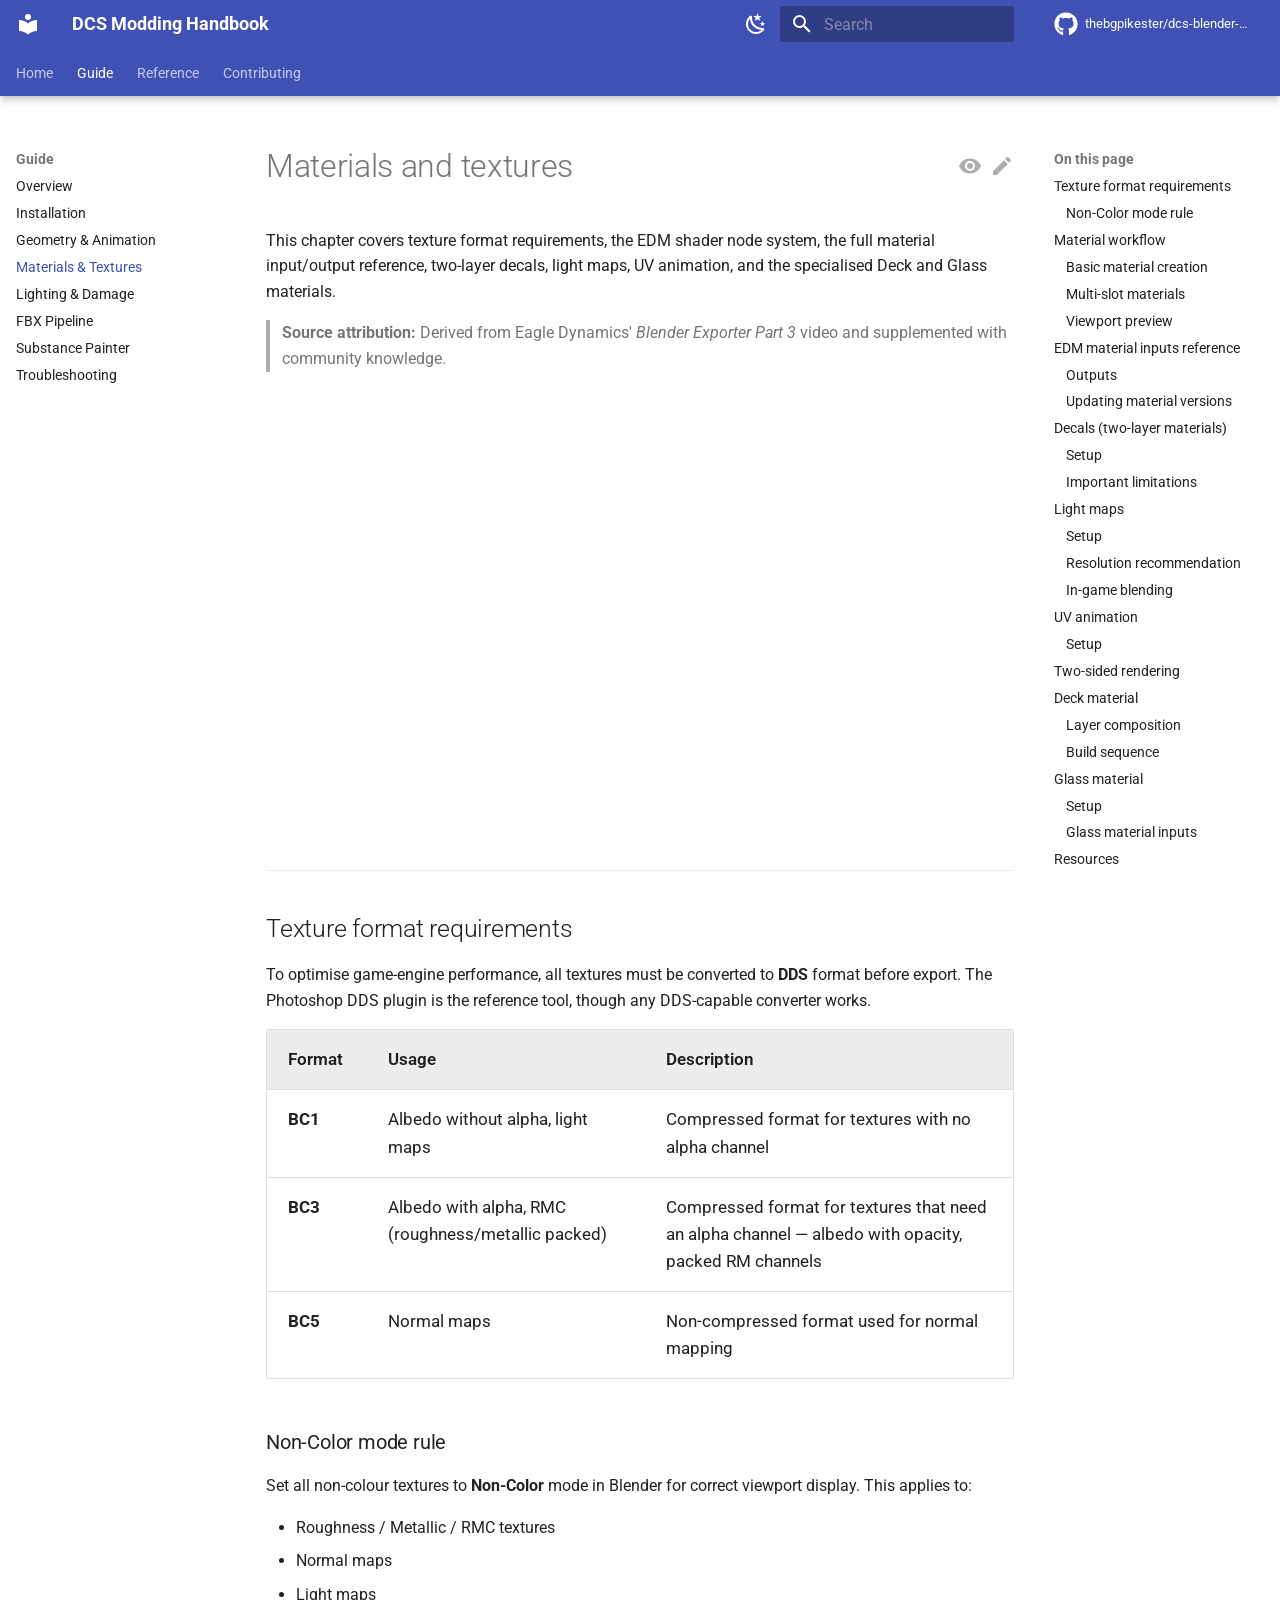
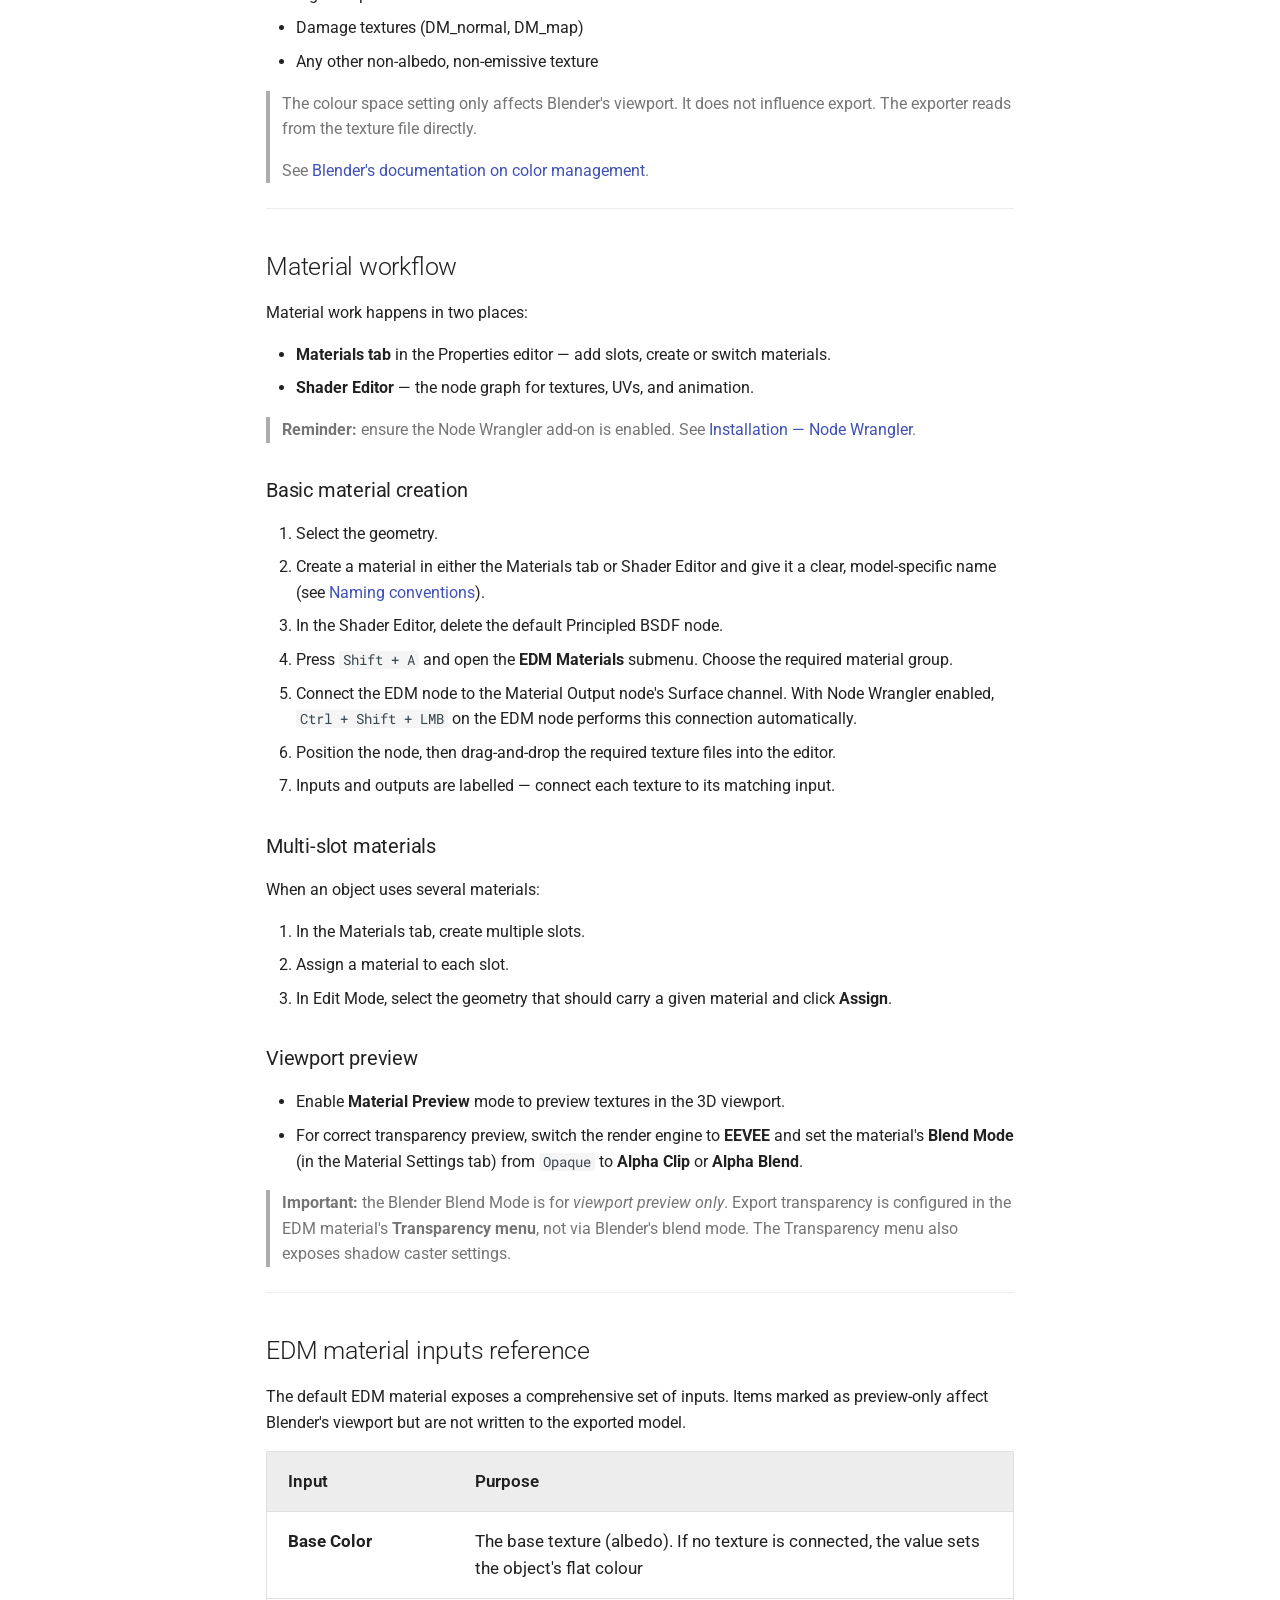
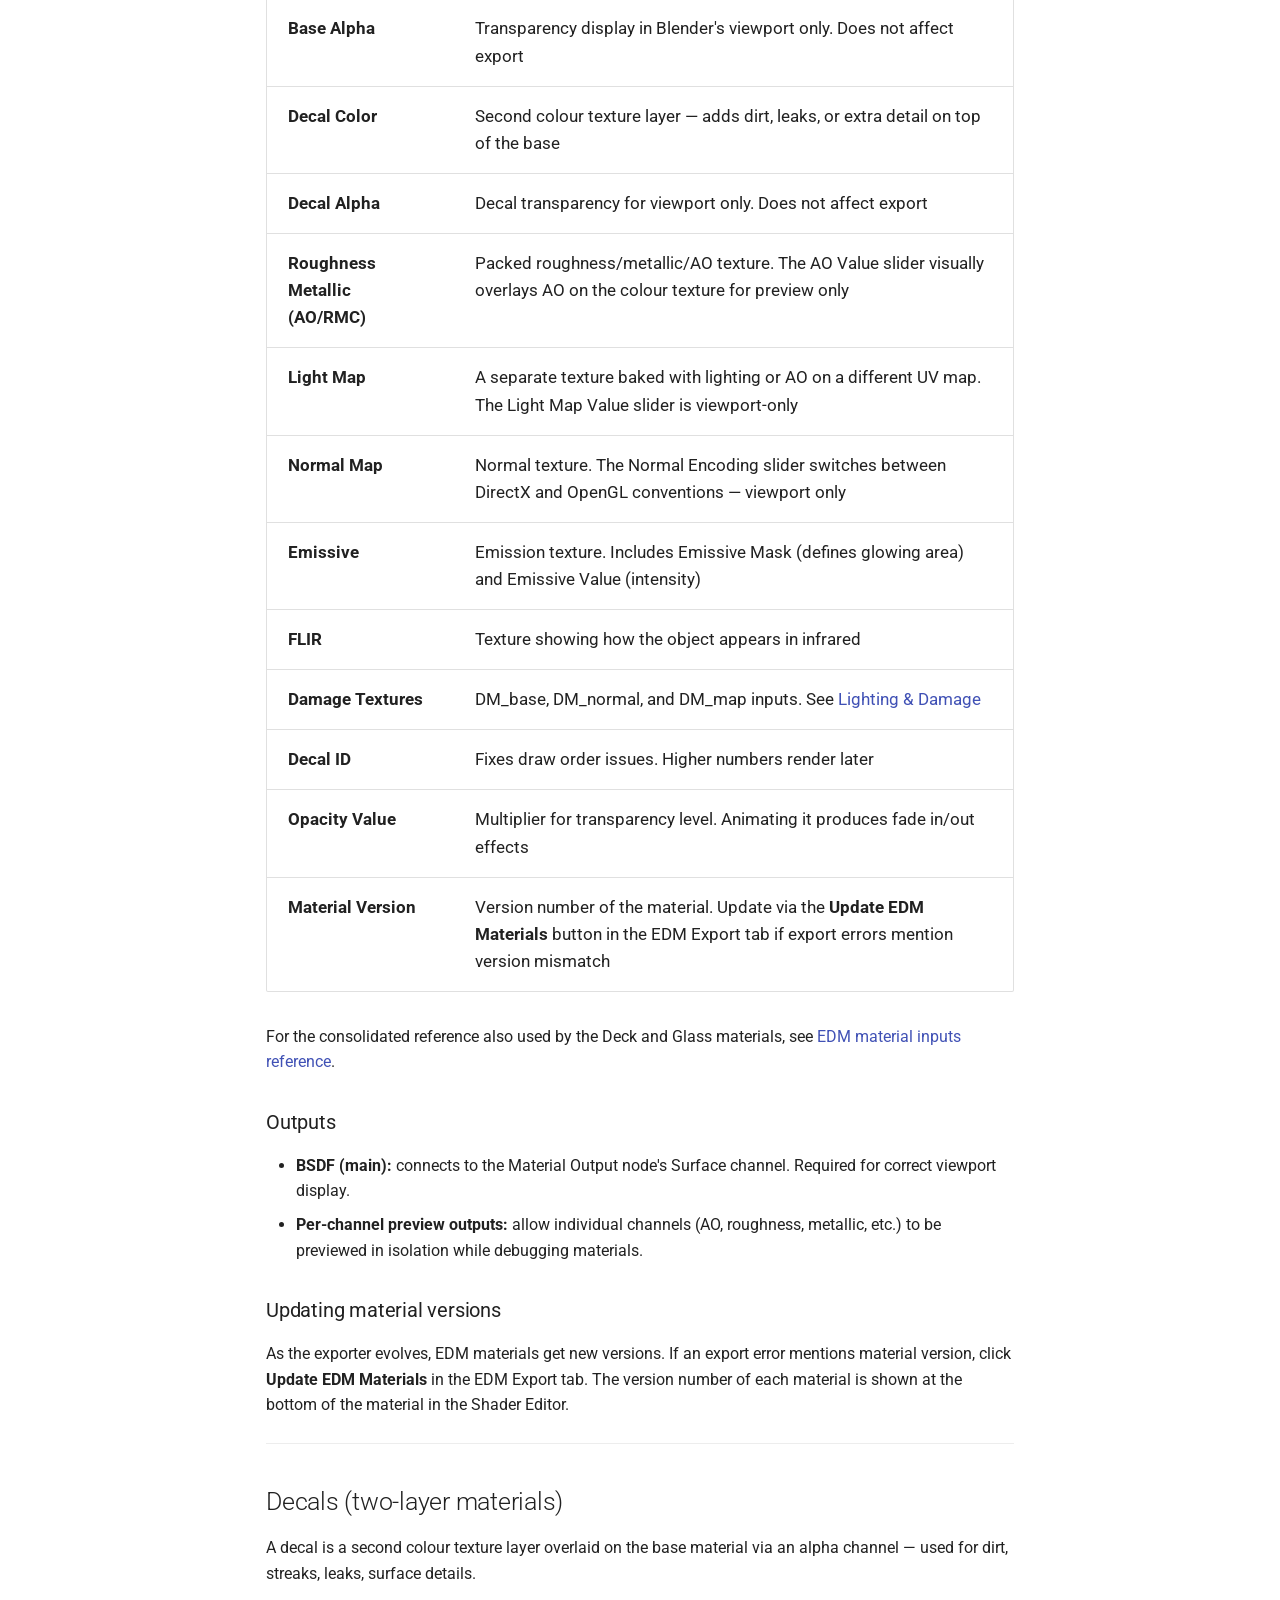
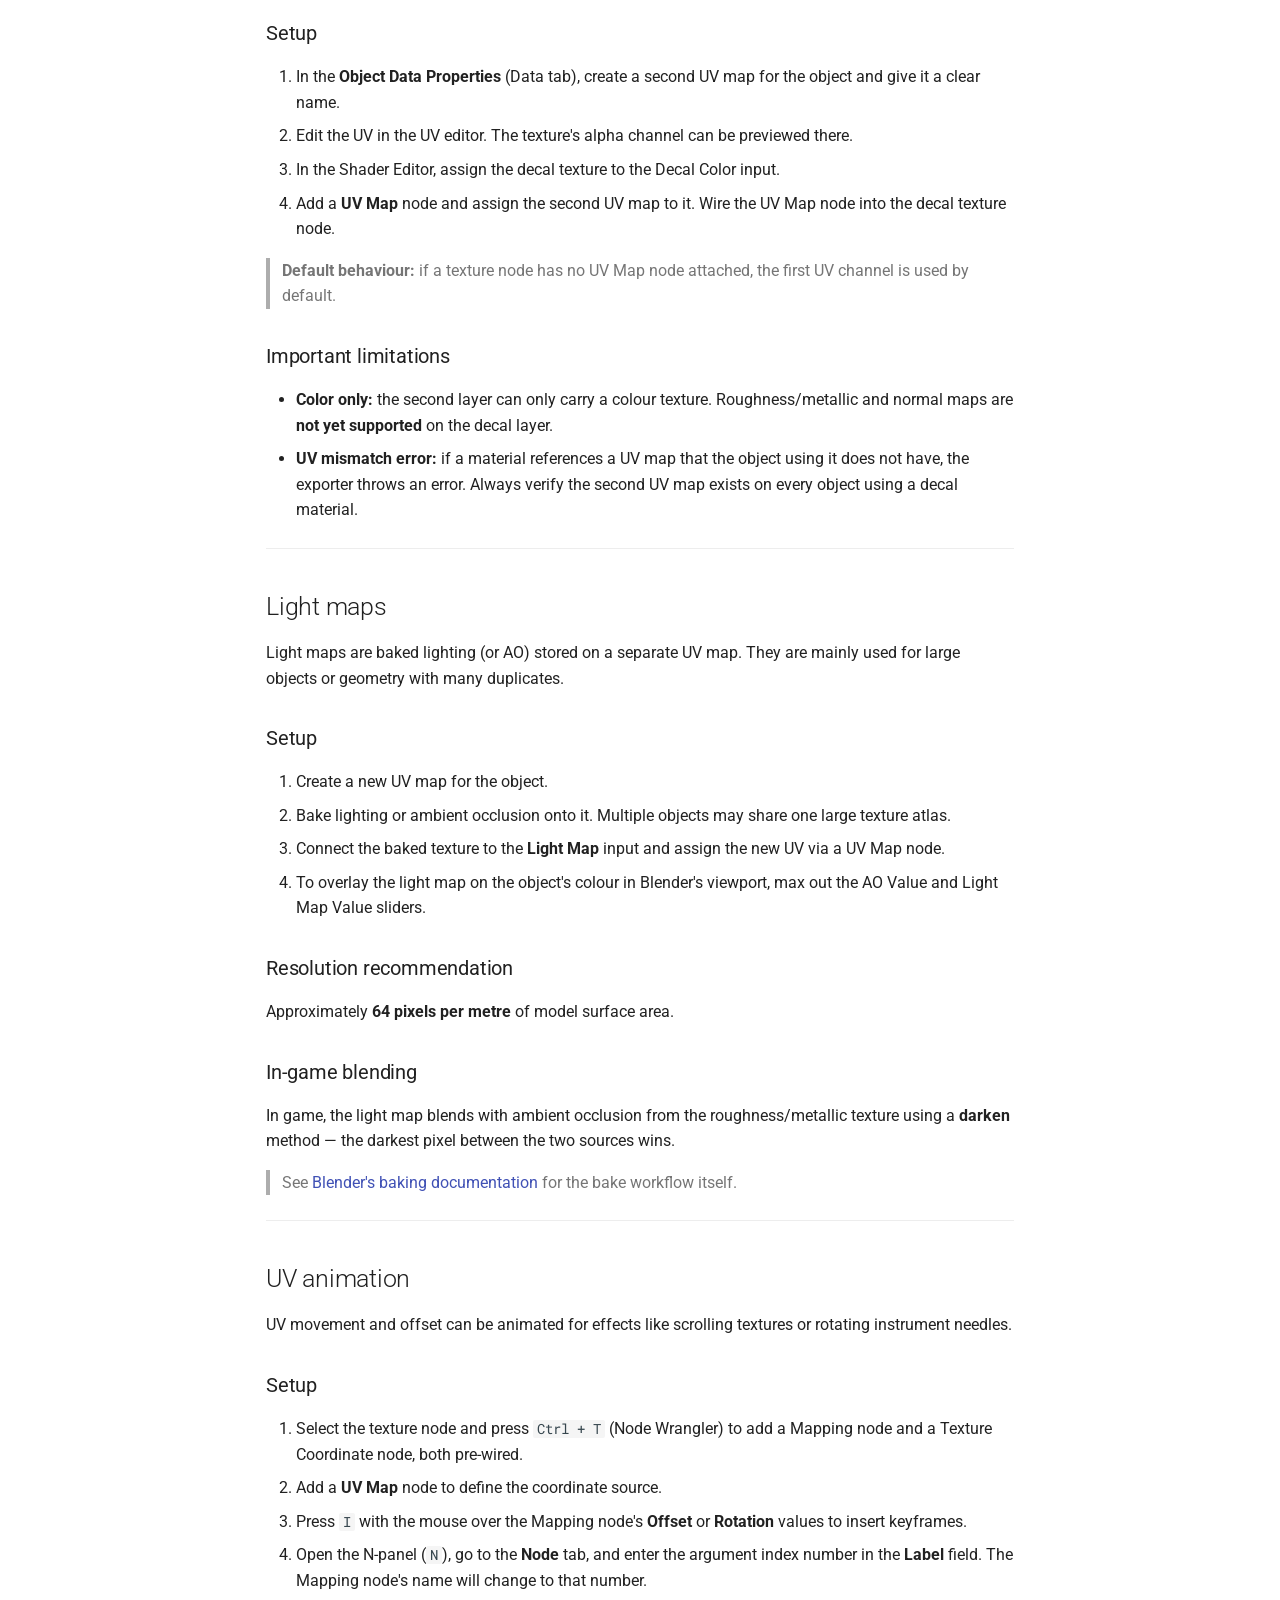
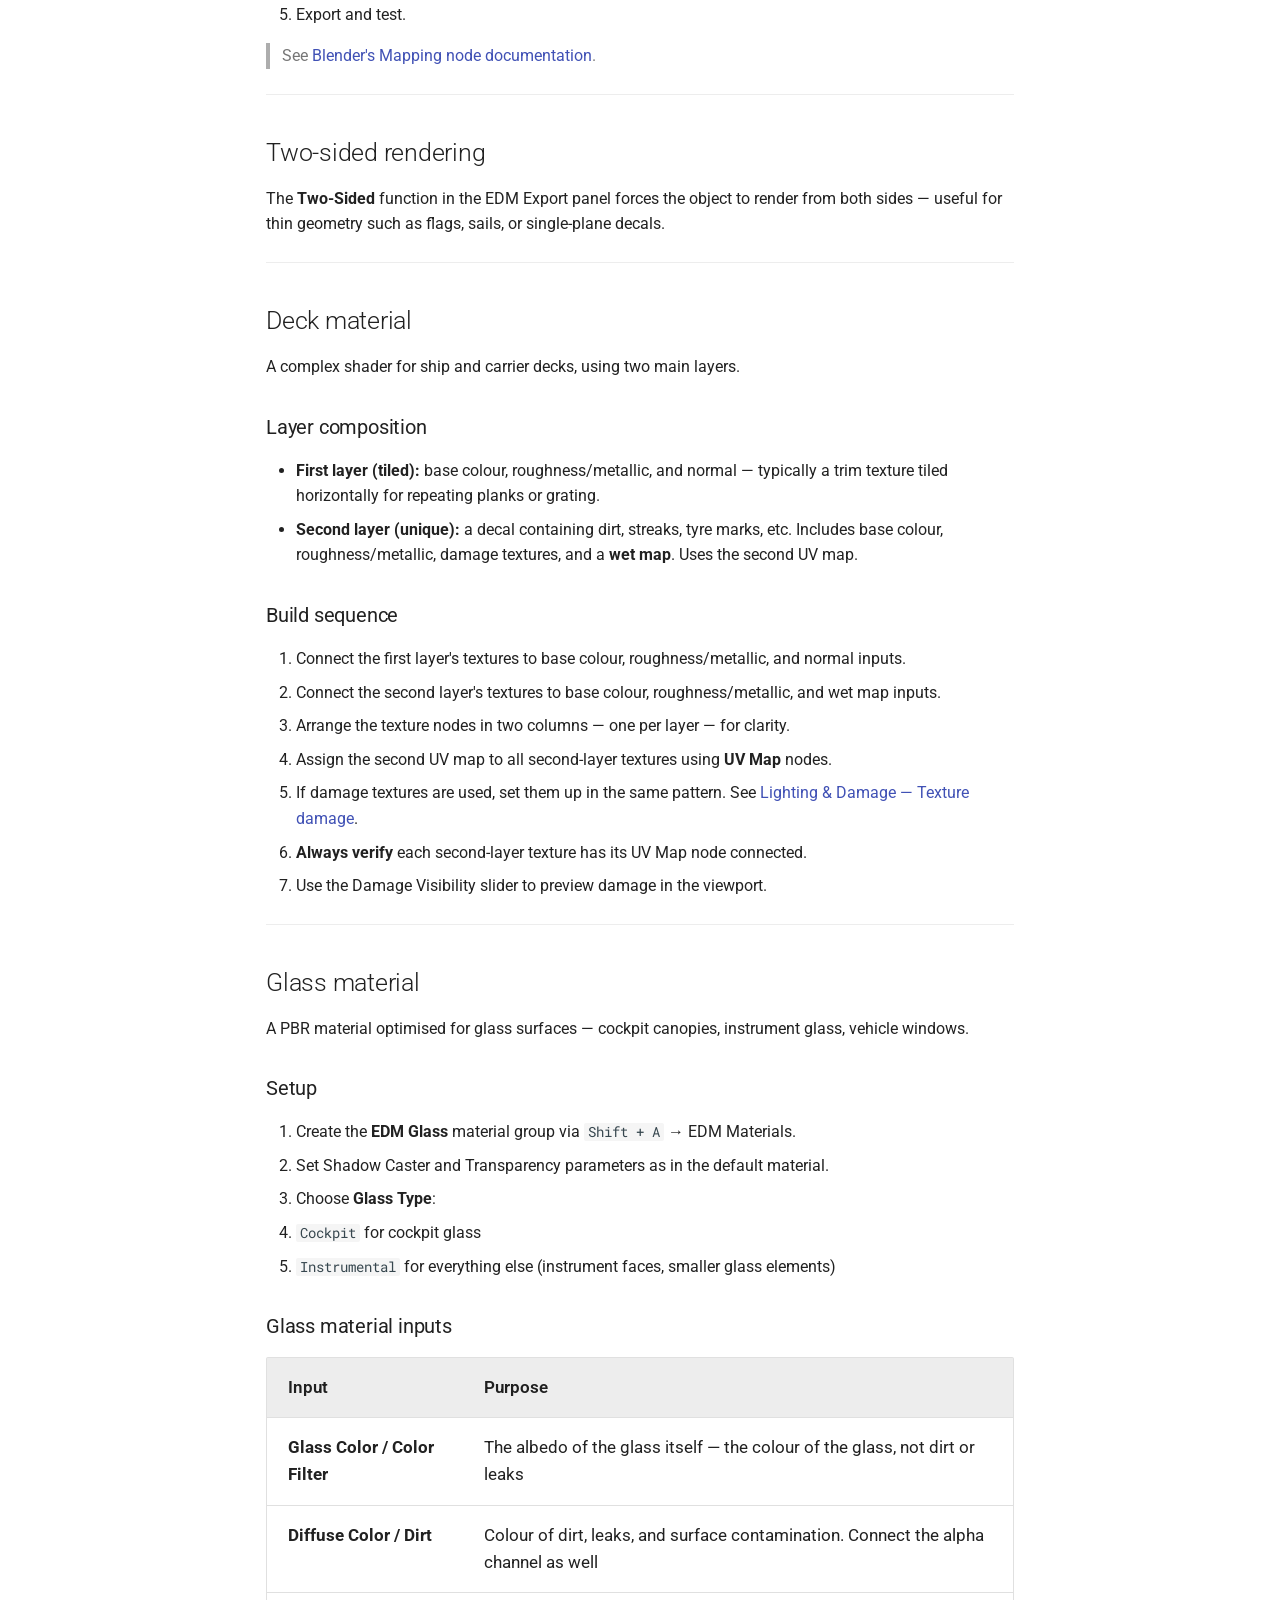
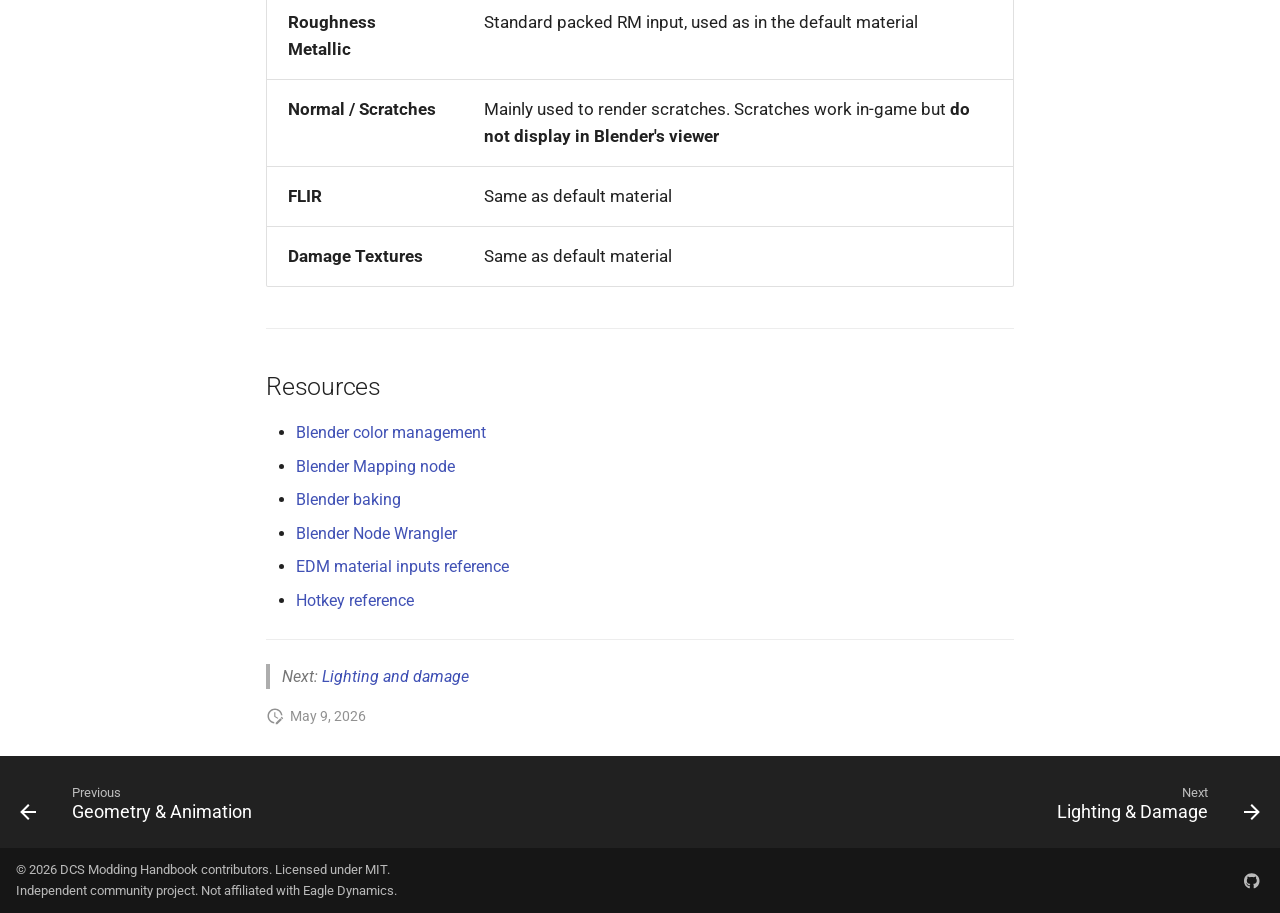
<file: 03-materials-textures/index.html>
<!doctype html>
<html lang="en" class="no-js">
  <head>
    
      <meta charset="utf-8">
      <meta name="viewport" content="width=device-width,initial-scale=1">
      
        <meta name="description" content="DDS texture formats, the EDM shader node system, full material input reference, two-layer decals, light maps, UV animation, deck and glass materials.">
      
      
        <meta name="author" content="thebgpikester">
      
      
        <link rel="canonical" href="https://thebgpikester.github.io/dcs-blender-modding-handbook/03-materials-textures/">
      
      
        <link rel="prev" href="../02-geometry-animation/">
      
      
        <link rel="next" href="../04-lighting-damage/">
      
      
      <link rel="icon" href="../assets/images/favicon.png">
      <meta name="generator" content="mkdocs-1.6.1, mkdocs-material-9.5.49">
    
    
      
        <title>Materials and textures - DCS Modding Handbook</title>
      
    
    
      <link rel="stylesheet" href="../assets/stylesheets/main.6f8fc17f.min.css">
      
        
        <link rel="stylesheet" href="../assets/stylesheets/palette.06af60db.min.css">
      
      


    
    
      
    
    
      
        
        
        <link rel="preconnect" href="https://fonts.gstatic.com" crossorigin>
        <link rel="stylesheet" href="https://fonts.googleapis.com/css?family=Roboto:300,300i,400,400i,700,700i%7CRoboto+Mono:400,400i,700,700i&display=fallback">
        <style>:root{--md-text-font:"Roboto";--md-code-font:"Roboto Mono"}</style>
      
    
    
      <link rel="stylesheet" href="../stylesheets/extra.css">
    
    <script>__md_scope=new URL("..",location),__md_hash=e=>[...e].reduce(((e,_)=>(e<<5)-e+_.charCodeAt(0)),0),__md_get=(e,_=localStorage,t=__md_scope)=>JSON.parse(_.getItem(t.pathname+"."+e)),__md_set=(e,_,t=localStorage,a=__md_scope)=>{try{t.setItem(a.pathname+"."+e,JSON.stringify(_))}catch(e){}}</script>
    
      

    
    
    
   <link href="../assets/stylesheets/glightbox.min.css" rel="stylesheet"/><style>
    html.glightbox-open { overflow: initial; height: 100%; }
    .gslide-title { margin-top: 0px; user-select: text; }
    .gslide-desc { color: #666; user-select: text; }
    .gslide-image img { background: white; }
    .gscrollbar-fixer { padding-right: 15px; }
    .gdesc-inner { font-size: 0.75rem; }
    body[data-md-color-scheme="slate"] .gdesc-inner { background: var(--md-default-bg-color);}
    body[data-md-color-scheme="slate"] .gslide-title { color: var(--md-default-fg-color);}
    body[data-md-color-scheme="slate"] .gslide-desc { color: var(--md-default-fg-color);}</style> <script src="../assets/javascripts/glightbox.min.js"></script></head>
  
  
    
    
      
    
    
    
    
    <body dir="ltr" data-md-color-scheme="slate" data-md-color-primary="black" data-md-color-accent="amber">
  
    
    <input class="md-toggle" data-md-toggle="drawer" type="checkbox" id="__drawer" autocomplete="off">
    <input class="md-toggle" data-md-toggle="search" type="checkbox" id="__search" autocomplete="off">
    <label class="md-overlay" for="__drawer"></label>
    <div data-md-component="skip">
      
        
        <a href="#materials-and-textures" class="md-skip">
          Skip to content
        </a>
      
    </div>
    <div data-md-component="announce">
      
    </div>
    
    
      

  

<header class="md-header md-header--shadow md-header--lifted" data-md-component="header">
  <nav class="md-header__inner md-grid" aria-label="Header">
    <a href=".." title="DCS Modding Handbook" class="md-header__button md-logo" aria-label="DCS Modding Handbook" data-md-component="logo">
      
  
  <svg xmlns="http://www.w3.org/2000/svg" viewBox="0 0 24 24"><path d="M12 8a3 3 0 0 0 3-3 3 3 0 0 0-3-3 3 3 0 0 0-3 3 3 3 0 0 0 3 3m0 3.54C9.64 9.35 6.5 8 3 8v11c3.5 0 6.64 1.35 9 3.54 2.36-2.19 5.5-3.54 9-3.54V8c-3.5 0-6.64 1.35-9 3.54"/></svg>

    </a>
    <label class="md-header__button md-icon" for="__drawer">
      
      <svg xmlns="http://www.w3.org/2000/svg" viewBox="0 0 24 24"><path d="M3 6h18v2H3zm0 5h18v2H3zm0 5h18v2H3z"/></svg>
    </label>
    <div class="md-header__title" data-md-component="header-title">
      <div class="md-header__ellipsis">
        <div class="md-header__topic">
          <span class="md-ellipsis">
            DCS Modding Handbook
          </span>
        </div>
        <div class="md-header__topic" data-md-component="header-topic">
          <span class="md-ellipsis">
            
              Materials and textures
            
          </span>
        </div>
      </div>
    </div>
    
      
        <form class="md-header__option" data-md-component="palette">
  
    
    
    
    <input class="md-option" data-md-color-media="(prefers-color-scheme: dark)" data-md-color-scheme="slate" data-md-color-primary="black" data-md-color-accent="amber"  aria-label="Switch to light mode"  type="radio" name="__palette" id="__palette_0">
    
      <label class="md-header__button md-icon" title="Switch to light mode" for="__palette_1" hidden>
        <svg xmlns="http://www.w3.org/2000/svg" viewBox="0 0 24 24"><path d="M12 7a5 5 0 0 1 5 5 5 5 0 0 1-5 5 5 5 0 0 1-5-5 5 5 0 0 1 5-5m0 2a3 3 0 0 0-3 3 3 3 0 0 0 3 3 3 3 0 0 0 3-3 3 3 0 0 0-3-3m0-7 2.39 3.42C13.65 5.15 12.84 5 12 5s-1.65.15-2.39.42zM3.34 7l4.16-.35A7.2 7.2 0 0 0 5.94 8.5c-.44.74-.69 1.5-.83 2.29zm.02 10 1.76-3.77a7.131 7.131 0 0 0 2.38 4.14zM20.65 7l-1.77 3.79a7.02 7.02 0 0 0-2.38-4.15zm-.01 10-4.14.36c.59-.51 1.12-1.14 1.54-1.86.42-.73.69-1.5.83-2.29zM12 22l-2.41-3.44c.74.27 1.55.44 2.41.44.82 0 1.63-.17 2.37-.44z"/></svg>
      </label>
    
  
    
    
    
    <input class="md-option" data-md-color-media="(prefers-color-scheme: light)" data-md-color-scheme="default" data-md-color-primary="indigo" data-md-color-accent="amber"  aria-label="Switch to dark mode"  type="radio" name="__palette" id="__palette_1">
    
      <label class="md-header__button md-icon" title="Switch to dark mode" for="__palette_0" hidden>
        <svg xmlns="http://www.w3.org/2000/svg" viewBox="0 0 24 24"><path d="m17.75 4.09-2.53 1.94.91 3.06-2.63-1.81-2.63 1.81.91-3.06-2.53-1.94L12.44 4l1.06-3 1.06 3zm3.5 6.91-1.64 1.25.59 1.98-1.7-1.17-1.7 1.17.59-1.98L15.75 11l2.06-.05L18.5 9l.69 1.95zm-2.28 4.95c.83-.08 1.72 1.1 1.19 1.85-.32.45-.66.87-1.08 1.27C15.17 23 8.84 23 4.94 19.07c-3.91-3.9-3.91-10.24 0-14.14.4-.4.82-.76 1.27-1.08.75-.53 1.93.36 1.85 1.19-.27 2.86.69 5.83 2.89 8.02a9.96 9.96 0 0 0 8.02 2.89m-1.64 2.02a12.08 12.08 0 0 1-7.8-3.47c-2.17-2.19-3.33-5-3.49-7.82-2.81 3.14-2.7 7.96.31 10.98 3.02 3.01 7.84 3.12 10.98.31"/></svg>
      </label>
    
  
</form>
      
    
    
      <script>var palette=__md_get("__palette");if(palette&&palette.color){if("(prefers-color-scheme)"===palette.color.media){var media=matchMedia("(prefers-color-scheme: light)"),input=document.querySelector(media.matches?"[data-md-color-media='(prefers-color-scheme: light)']":"[data-md-color-media='(prefers-color-scheme: dark)']");palette.color.media=input.getAttribute("data-md-color-media"),palette.color.scheme=input.getAttribute("data-md-color-scheme"),palette.color.primary=input.getAttribute("data-md-color-primary"),palette.color.accent=input.getAttribute("data-md-color-accent")}for(var[key,value]of Object.entries(palette.color))document.body.setAttribute("data-md-color-"+key,value)}</script>
    
    
    
      <label class="md-header__button md-icon" for="__search">
        
        <svg xmlns="http://www.w3.org/2000/svg" viewBox="0 0 24 24"><path d="M9.5 3A6.5 6.5 0 0 1 16 9.5c0 1.61-.59 3.09-1.56 4.23l.27.27h.79l5 5-1.5 1.5-5-5v-.79l-.27-.27A6.52 6.52 0 0 1 9.5 16 6.5 6.5 0 0 1 3 9.5 6.5 6.5 0 0 1 9.5 3m0 2C7 5 5 7 5 9.5S7 14 9.5 14 14 12 14 9.5 12 5 9.5 5"/></svg>
      </label>
      <div class="md-search" data-md-component="search" role="dialog">
  <label class="md-search__overlay" for="__search"></label>
  <div class="md-search__inner" role="search">
    <form class="md-search__form" name="search">
      <input type="text" class="md-search__input" name="query" aria-label="Search" placeholder="Search" autocapitalize="off" autocorrect="off" autocomplete="off" spellcheck="false" data-md-component="search-query" required>
      <label class="md-search__icon md-icon" for="__search">
        
        <svg xmlns="http://www.w3.org/2000/svg" viewBox="0 0 24 24"><path d="M9.5 3A6.5 6.5 0 0 1 16 9.5c0 1.61-.59 3.09-1.56 4.23l.27.27h.79l5 5-1.5 1.5-5-5v-.79l-.27-.27A6.52 6.52 0 0 1 9.5 16 6.5 6.5 0 0 1 3 9.5 6.5 6.5 0 0 1 9.5 3m0 2C7 5 5 7 5 9.5S7 14 9.5 14 14 12 14 9.5 12 5 9.5 5"/></svg>
        
        <svg xmlns="http://www.w3.org/2000/svg" viewBox="0 0 24 24"><path d="M20 11v2H8l5.5 5.5-1.42 1.42L4.16 12l7.92-7.92L13.5 5.5 8 11z"/></svg>
      </label>
      <nav class="md-search__options" aria-label="Search">
        
          <a href="javascript:void(0)" class="md-search__icon md-icon" title="Share" aria-label="Share" data-clipboard data-clipboard-text="" data-md-component="search-share" tabindex="-1">
            
            <svg xmlns="http://www.w3.org/2000/svg" viewBox="0 0 24 24"><path d="M18 16.08c-.76 0-1.44.3-1.96.77L8.91 12.7c.05-.23.09-.46.09-.7s-.04-.47-.09-.7l7.05-4.11c.54.5 1.25.81 2.04.81a3 3 0 0 0 3-3 3 3 0 0 0-3-3 3 3 0 0 0-3 3c0 .24.04.47.09.7L8.04 9.81C7.5 9.31 6.79 9 6 9a3 3 0 0 0-3 3 3 3 0 0 0 3 3c.79 0 1.5-.31 2.04-.81l7.12 4.15c-.05.21-.08.43-.08.66 0 1.61 1.31 2.91 2.92 2.91s2.92-1.3 2.92-2.91A2.92 2.92 0 0 0 18 16.08"/></svg>
          </a>
        
        <button type="reset" class="md-search__icon md-icon" title="Clear" aria-label="Clear" tabindex="-1">
          
          <svg xmlns="http://www.w3.org/2000/svg" viewBox="0 0 24 24"><path d="M19 6.41 17.59 5 12 10.59 6.41 5 5 6.41 10.59 12 5 17.59 6.41 19 12 13.41 17.59 19 19 17.59 13.41 12z"/></svg>
        </button>
      </nav>
      
        <div class="md-search__suggest" data-md-component="search-suggest"></div>
      
    </form>
    <div class="md-search__output">
      <div class="md-search__scrollwrap" tabindex="0" data-md-scrollfix>
        <div class="md-search-result" data-md-component="search-result">
          <div class="md-search-result__meta">
            Initializing search
          </div>
          <ol class="md-search-result__list" role="presentation"></ol>
        </div>
      </div>
    </div>
  </div>
</div>
    
    
      <div class="md-header__source">
        <a href="https://github.com/thebgpikester/dcs-blender-modding-handbook" title="Go to repository" class="md-source" data-md-component="source">
  <div class="md-source__icon md-icon">
    
    <svg xmlns="http://www.w3.org/2000/svg" viewBox="0 0 496 512"><!--! Font Awesome Free 6.7.1 by @fontawesome - https://fontawesome.com License - https://fontawesome.com/license/free (Icons: CC BY 4.0, Fonts: SIL OFL 1.1, Code: MIT License) Copyright 2024 Fonticons, Inc.--><path d="M165.9 397.4c0 2-2.3 3.6-5.2 3.6-3.3.3-5.6-1.3-5.6-3.6 0-2 2.3-3.6 5.2-3.6 3-.3 5.6 1.3 5.6 3.6m-31.1-4.5c-.7 2 1.3 4.3 4.3 4.9 2.6 1 5.6 0 6.2-2s-1.3-4.3-4.3-5.2c-2.6-.7-5.5.3-6.2 2.3m44.2-1.7c-2.9.7-4.9 2.6-4.6 4.9.3 2 2.9 3.3 5.9 2.6 2.9-.7 4.9-2.6 4.6-4.6-.3-1.9-3-3.2-5.9-2.9M244.8 8C106.1 8 0 113.3 0 252c0 110.9 69.8 205.8 169.5 239.2 12.8 2.3 17.3-5.6 17.3-12.1 0-6.2-.3-40.4-.3-61.4 0 0-70 15-84.7-29.8 0 0-11.4-29.1-27.8-36.6 0 0-22.9-15.7 1.6-15.4 0 0 24.9 2 38.6 25.8 21.9 38.6 58.6 27.5 72.9 20.9 2.3-16 8.8-27.1 16-33.7-55.9-6.2-112.3-14.3-112.3-110.5 0-27.5 7.6-41.3 23.6-58.9-2.6-6.5-11.1-33.3 2.6-67.9 20.9-6.5 69 27 69 27 20-5.6 41.5-8.5 62.8-8.5s42.8 2.9 62.8 8.5c0 0 48.1-33.6 69-27 13.7 34.7 5.2 61.4 2.6 67.9 16 17.7 25.8 31.5 25.8 58.9 0 96.5-58.9 104.2-114.8 110.5 9.2 7.9 17 22.9 17 46.4 0 33.7-.3 75.4-.3 83.6 0 6.5 4.6 14.4 17.3 12.1C428.2 457.8 496 362.9 496 252 496 113.3 383.5 8 244.8 8M97.2 352.9c-1.3 1-1 3.3.7 5.2 1.6 1.6 3.9 2.3 5.2 1 1.3-1 1-3.3-.7-5.2-1.6-1.6-3.9-2.3-5.2-1m-10.8-8.1c-.7 1.3.3 2.9 2.3 3.9 1.6 1 3.6.7 4.3-.7.7-1.3-.3-2.9-2.3-3.9-2-.6-3.6-.3-4.3.7m32.4 35.6c-1.6 1.3-1 4.3 1.3 6.2 2.3 2.3 5.2 2.6 6.5 1 1.3-1.3.7-4.3-1.3-6.2-2.2-2.3-5.2-2.6-6.5-1m-11.4-14.7c-1.6 1-1.6 3.6 0 5.9s4.3 3.3 5.6 2.3c1.6-1.3 1.6-3.9 0-6.2-1.4-2.3-4-3.3-5.6-2"/></svg>
  </div>
  <div class="md-source__repository">
    thebgpikester/dcs-blender-modding-handbook
  </div>
</a>
      </div>
    
  </nav>
  
    
      
<nav class="md-tabs" aria-label="Tabs" data-md-component="tabs">
  <div class="md-grid">
    <ul class="md-tabs__list">
      
        
  
  
  
    <li class="md-tabs__item">
      <a href=".." class="md-tabs__link">
        
  
    
  
  Home

      </a>
    </li>
  

      
        
  
  
    
  
  
    
    
      <li class="md-tabs__item md-tabs__item--active">
        <a href="../00-overview/" class="md-tabs__link">
          
  
    
  
  Guide

        </a>
      </li>
    
  

      
        
  
  
  
    
    
      <li class="md-tabs__item">
        <a href="../reference/hotkey-reference/" class="md-tabs__link">
          
  
    
  
  Reference

        </a>
      </li>
    
  

      
        
  
  
  
    <li class="md-tabs__item">
      <a href="../contributing/" class="md-tabs__link">
        
  
    
  
  Contributing

      </a>
    </li>
  

      
    </ul>
  </div>
</nav>
    
  
</header>
    
    <div class="md-container" data-md-component="container">
      
      
        
      
      <main class="md-main" data-md-component="main">
        <div class="md-main__inner md-grid">
          
            
              
              <div class="md-sidebar md-sidebar--primary" data-md-component="sidebar" data-md-type="navigation" >
                <div class="md-sidebar__scrollwrap">
                  <div class="md-sidebar__inner">
                    


  


<nav class="md-nav md-nav--primary md-nav--lifted" aria-label="Navigation" data-md-level="0">
  <label class="md-nav__title" for="__drawer">
    <a href=".." title="DCS Modding Handbook" class="md-nav__button md-logo" aria-label="DCS Modding Handbook" data-md-component="logo">
      
  
  <svg xmlns="http://www.w3.org/2000/svg" viewBox="0 0 24 24"><path d="M12 8a3 3 0 0 0 3-3 3 3 0 0 0-3-3 3 3 0 0 0-3 3 3 3 0 0 0 3 3m0 3.54C9.64 9.35 6.5 8 3 8v11c3.5 0 6.64 1.35 9 3.54 2.36-2.19 5.5-3.54 9-3.54V8c-3.5 0-6.64 1.35-9 3.54"/></svg>

    </a>
    DCS Modding Handbook
  </label>
  
    <div class="md-nav__source">
      <a href="https://github.com/thebgpikester/dcs-blender-modding-handbook" title="Go to repository" class="md-source" data-md-component="source">
  <div class="md-source__icon md-icon">
    
    <svg xmlns="http://www.w3.org/2000/svg" viewBox="0 0 496 512"><!--! Font Awesome Free 6.7.1 by @fontawesome - https://fontawesome.com License - https://fontawesome.com/license/free (Icons: CC BY 4.0, Fonts: SIL OFL 1.1, Code: MIT License) Copyright 2024 Fonticons, Inc.--><path d="M165.9 397.4c0 2-2.3 3.6-5.2 3.6-3.3.3-5.6-1.3-5.6-3.6 0-2 2.3-3.6 5.2-3.6 3-.3 5.6 1.3 5.6 3.6m-31.1-4.5c-.7 2 1.3 4.3 4.3 4.9 2.6 1 5.6 0 6.2-2s-1.3-4.3-4.3-5.2c-2.6-.7-5.5.3-6.2 2.3m44.2-1.7c-2.9.7-4.9 2.6-4.6 4.9.3 2 2.9 3.3 5.9 2.6 2.9-.7 4.9-2.6 4.6-4.6-.3-1.9-3-3.2-5.9-2.9M244.8 8C106.1 8 0 113.3 0 252c0 110.9 69.8 205.8 169.5 239.2 12.8 2.3 17.3-5.6 17.3-12.1 0-6.2-.3-40.4-.3-61.4 0 0-70 15-84.7-29.8 0 0-11.4-29.1-27.8-36.6 0 0-22.9-15.7 1.6-15.4 0 0 24.9 2 38.6 25.8 21.9 38.6 58.6 27.5 72.9 20.9 2.3-16 8.8-27.1 16-33.7-55.9-6.2-112.3-14.3-112.3-110.5 0-27.5 7.6-41.3 23.6-58.9-2.6-6.5-11.1-33.3 2.6-67.9 20.9-6.5 69 27 69 27 20-5.6 41.5-8.5 62.8-8.5s42.8 2.9 62.8 8.5c0 0 48.1-33.6 69-27 13.7 34.7 5.2 61.4 2.6 67.9 16 17.7 25.8 31.5 25.8 58.9 0 96.5-58.9 104.2-114.8 110.5 9.2 7.9 17 22.9 17 46.4 0 33.7-.3 75.4-.3 83.6 0 6.5 4.6 14.4 17.3 12.1C428.2 457.8 496 362.9 496 252 496 113.3 383.5 8 244.8 8M97.2 352.9c-1.3 1-1 3.3.7 5.2 1.6 1.6 3.9 2.3 5.2 1 1.3-1 1-3.3-.7-5.2-1.6-1.6-3.9-2.3-5.2-1m-10.8-8.1c-.7 1.3.3 2.9 2.3 3.9 1.6 1 3.6.7 4.3-.7.7-1.3-.3-2.9-2.3-3.9-2-.6-3.6-.3-4.3.7m32.4 35.6c-1.6 1.3-1 4.3 1.3 6.2 2.3 2.3 5.2 2.6 6.5 1 1.3-1.3.7-4.3-1.3-6.2-2.2-2.3-5.2-2.6-6.5-1m-11.4-14.7c-1.6 1-1.6 3.6 0 5.9s4.3 3.3 5.6 2.3c1.6-1.3 1.6-3.9 0-6.2-1.4-2.3-4-3.3-5.6-2"/></svg>
  </div>
  <div class="md-source__repository">
    thebgpikester/dcs-blender-modding-handbook
  </div>
</a>
    </div>
  
  <ul class="md-nav__list" data-md-scrollfix>
    
      
      
  
  
  
  
    <li class="md-nav__item">
      <a href=".." class="md-nav__link">
        
  
  <span class="md-ellipsis">
    Home
  </span>
  

      </a>
    </li>
  

    
      
      
  
  
    
  
  
  
    
    
      
        
      
        
      
        
      
        
      
        
      
        
      
        
      
        
      
    
    
      
        
        
      
      
        
      
    
    
    <li class="md-nav__item md-nav__item--active md-nav__item--section md-nav__item--nested">
      
        
        
        <input class="md-nav__toggle md-toggle " type="checkbox" id="__nav_2" checked>
        
          
          <label class="md-nav__link" for="__nav_2" id="__nav_2_label" tabindex="">
            
  
  <span class="md-ellipsis">
    Guide
  </span>
  

            <span class="md-nav__icon md-icon"></span>
          </label>
        
        <nav class="md-nav" data-md-level="1" aria-labelledby="__nav_2_label" aria-expanded="true">
          <label class="md-nav__title" for="__nav_2">
            <span class="md-nav__icon md-icon"></span>
            Guide
          </label>
          <ul class="md-nav__list" data-md-scrollfix>
            
              
                
  
  
  
  
    <li class="md-nav__item">
      <a href="../00-overview/" class="md-nav__link">
        
  
  <span class="md-ellipsis">
    Overview
  </span>
  

      </a>
    </li>
  

              
            
              
                
  
  
  
  
    <li class="md-nav__item">
      <a href="../01-installation/" class="md-nav__link">
        
  
  <span class="md-ellipsis">
    Installation
  </span>
  

      </a>
    </li>
  

              
            
              
                
  
  
  
  
    <li class="md-nav__item">
      <a href="../02-geometry-animation/" class="md-nav__link">
        
  
  <span class="md-ellipsis">
    Geometry & Animation
  </span>
  

      </a>
    </li>
  

              
            
              
                
  
  
    
  
  
  
    <li class="md-nav__item md-nav__item--active">
      
      <input class="md-nav__toggle md-toggle" type="checkbox" id="__toc">
      
      
        
      
      
        <label class="md-nav__link md-nav__link--active" for="__toc">
          
  
  <span class="md-ellipsis">
    Materials & Textures
  </span>
  

          <span class="md-nav__icon md-icon"></span>
        </label>
      
      <a href="./" class="md-nav__link md-nav__link--active">
        
  
  <span class="md-ellipsis">
    Materials & Textures
  </span>
  

      </a>
      
        

  

<nav class="md-nav md-nav--secondary" aria-label="On this page">
  
  
  
    
  
  
    <label class="md-nav__title" for="__toc">
      <span class="md-nav__icon md-icon"></span>
      On this page
    </label>
    <ul class="md-nav__list" data-md-component="toc" data-md-scrollfix>
      
        <li class="md-nav__item">
  <a href="#texture-format-requirements" class="md-nav__link">
    <span class="md-ellipsis">
      Texture format requirements
    </span>
  </a>
  
    <nav class="md-nav" aria-label="Texture format requirements">
      <ul class="md-nav__list">
        
          <li class="md-nav__item">
  <a href="#non-color-mode-rule" class="md-nav__link">
    <span class="md-ellipsis">
      Non-Color mode rule
    </span>
  </a>
  
</li>
        
      </ul>
    </nav>
  
</li>
      
        <li class="md-nav__item">
  <a href="#material-workflow" class="md-nav__link">
    <span class="md-ellipsis">
      Material workflow
    </span>
  </a>
  
    <nav class="md-nav" aria-label="Material workflow">
      <ul class="md-nav__list">
        
          <li class="md-nav__item">
  <a href="#basic-material-creation" class="md-nav__link">
    <span class="md-ellipsis">
      Basic material creation
    </span>
  </a>
  
</li>
        
          <li class="md-nav__item">
  <a href="#multi-slot-materials" class="md-nav__link">
    <span class="md-ellipsis">
      Multi-slot materials
    </span>
  </a>
  
</li>
        
          <li class="md-nav__item">
  <a href="#viewport-preview" class="md-nav__link">
    <span class="md-ellipsis">
      Viewport preview
    </span>
  </a>
  
</li>
        
      </ul>
    </nav>
  
</li>
      
        <li class="md-nav__item">
  <a href="#edm-material-inputs-reference" class="md-nav__link">
    <span class="md-ellipsis">
      EDM material inputs reference
    </span>
  </a>
  
    <nav class="md-nav" aria-label="EDM material inputs reference">
      <ul class="md-nav__list">
        
          <li class="md-nav__item">
  <a href="#outputs" class="md-nav__link">
    <span class="md-ellipsis">
      Outputs
    </span>
  </a>
  
</li>
        
          <li class="md-nav__item">
  <a href="#updating-material-versions" class="md-nav__link">
    <span class="md-ellipsis">
      Updating material versions
    </span>
  </a>
  
</li>
        
      </ul>
    </nav>
  
</li>
      
        <li class="md-nav__item">
  <a href="#decals-two-layer-materials" class="md-nav__link">
    <span class="md-ellipsis">
      Decals (two-layer materials)
    </span>
  </a>
  
    <nav class="md-nav" aria-label="Decals (two-layer materials)">
      <ul class="md-nav__list">
        
          <li class="md-nav__item">
  <a href="#setup" class="md-nav__link">
    <span class="md-ellipsis">
      Setup
    </span>
  </a>
  
</li>
        
          <li class="md-nav__item">
  <a href="#important-limitations" class="md-nav__link">
    <span class="md-ellipsis">
      Important limitations
    </span>
  </a>
  
</li>
        
      </ul>
    </nav>
  
</li>
      
        <li class="md-nav__item">
  <a href="#light-maps" class="md-nav__link">
    <span class="md-ellipsis">
      Light maps
    </span>
  </a>
  
    <nav class="md-nav" aria-label="Light maps">
      <ul class="md-nav__list">
        
          <li class="md-nav__item">
  <a href="#setup_1" class="md-nav__link">
    <span class="md-ellipsis">
      Setup
    </span>
  </a>
  
</li>
        
          <li class="md-nav__item">
  <a href="#resolution-recommendation" class="md-nav__link">
    <span class="md-ellipsis">
      Resolution recommendation
    </span>
  </a>
  
</li>
        
          <li class="md-nav__item">
  <a href="#in-game-blending" class="md-nav__link">
    <span class="md-ellipsis">
      In-game blending
    </span>
  </a>
  
</li>
        
      </ul>
    </nav>
  
</li>
      
        <li class="md-nav__item">
  <a href="#uv-animation" class="md-nav__link">
    <span class="md-ellipsis">
      UV animation
    </span>
  </a>
  
    <nav class="md-nav" aria-label="UV animation">
      <ul class="md-nav__list">
        
          <li class="md-nav__item">
  <a href="#setup_2" class="md-nav__link">
    <span class="md-ellipsis">
      Setup
    </span>
  </a>
  
</li>
        
      </ul>
    </nav>
  
</li>
      
        <li class="md-nav__item">
  <a href="#two-sided-rendering" class="md-nav__link">
    <span class="md-ellipsis">
      Two-sided rendering
    </span>
  </a>
  
</li>
      
        <li class="md-nav__item">
  <a href="#deck-material" class="md-nav__link">
    <span class="md-ellipsis">
      Deck material
    </span>
  </a>
  
    <nav class="md-nav" aria-label="Deck material">
      <ul class="md-nav__list">
        
          <li class="md-nav__item">
  <a href="#layer-composition" class="md-nav__link">
    <span class="md-ellipsis">
      Layer composition
    </span>
  </a>
  
</li>
        
          <li class="md-nav__item">
  <a href="#build-sequence" class="md-nav__link">
    <span class="md-ellipsis">
      Build sequence
    </span>
  </a>
  
</li>
        
      </ul>
    </nav>
  
</li>
      
        <li class="md-nav__item">
  <a href="#glass-material" class="md-nav__link">
    <span class="md-ellipsis">
      Glass material
    </span>
  </a>
  
    <nav class="md-nav" aria-label="Glass material">
      <ul class="md-nav__list">
        
          <li class="md-nav__item">
  <a href="#setup_3" class="md-nav__link">
    <span class="md-ellipsis">
      Setup
    </span>
  </a>
  
</li>
        
          <li class="md-nav__item">
  <a href="#glass-material-inputs" class="md-nav__link">
    <span class="md-ellipsis">
      Glass material inputs
    </span>
  </a>
  
</li>
        
      </ul>
    </nav>
  
</li>
      
        <li class="md-nav__item">
  <a href="#resources" class="md-nav__link">
    <span class="md-ellipsis">
      Resources
    </span>
  </a>
  
</li>
      
    </ul>
  
</nav>
      
    </li>
  

              
            
              
                
  
  
  
  
    <li class="md-nav__item">
      <a href="../04-lighting-damage/" class="md-nav__link">
        
  
  <span class="md-ellipsis">
    Lighting & Damage
  </span>
  

      </a>
    </li>
  

              
            
              
                
  
  
  
  
    <li class="md-nav__item">
      <a href="../05-fbx-pipeline/" class="md-nav__link">
        
  
  <span class="md-ellipsis">
    FBX Pipeline
  </span>
  

      </a>
    </li>
  

              
            
              
                
  
  
  
  
    <li class="md-nav__item">
      <a href="../06-substance-painter/" class="md-nav__link">
        
  
  <span class="md-ellipsis">
    Substance Painter
  </span>
  

      </a>
    </li>
  

              
            
              
                
  
  
  
  
    <li class="md-nav__item">
      <a href="../07-troubleshooting/" class="md-nav__link">
        
  
  <span class="md-ellipsis">
    Troubleshooting
  </span>
  

      </a>
    </li>
  

              
            
          </ul>
        </nav>
      
    </li>
  

    
      
      
  
  
  
  
    
    
      
        
      
        
      
        
      
        
      
    
    
      
      
        
      
    
    
    <li class="md-nav__item md-nav__item--nested">
      
        
        
          
        
        <input class="md-nav__toggle md-toggle md-toggle--indeterminate" type="checkbox" id="__nav_3" >
        
          
          <label class="md-nav__link" for="__nav_3" id="__nav_3_label" tabindex="0">
            
  
  <span class="md-ellipsis">
    Reference
  </span>
  

            <span class="md-nav__icon md-icon"></span>
          </label>
        
        <nav class="md-nav" data-md-level="1" aria-labelledby="__nav_3_label" aria-expanded="false">
          <label class="md-nav__title" for="__nav_3">
            <span class="md-nav__icon md-icon"></span>
            Reference
          </label>
          <ul class="md-nav__list" data-md-scrollfix>
            
              
                
  
  
  
  
    <li class="md-nav__item">
      <a href="../reference/hotkey-reference/" class="md-nav__link">
        
  
  <span class="md-ellipsis">
    Hotkeys
  </span>
  

      </a>
    </li>
  

              
            
              
                
  
  
  
  
    <li class="md-nav__item">
      <a href="../reference/naming-conventions/" class="md-nav__link">
        
  
  <span class="md-ellipsis">
    Naming Conventions
  </span>
  

      </a>
    </li>
  

              
            
              
                
  
  
  
  
    <li class="md-nav__item">
      <a href="../reference/object-types/" class="md-nav__link">
        
  
  <span class="md-ellipsis">
    Object Types
  </span>
  

      </a>
    </li>
  

              
            
              
                
  
  
  
  
    <li class="md-nav__item">
      <a href="../reference/edm-material-inputs/" class="md-nav__link">
        
  
  <span class="md-ellipsis">
    EDM Material Inputs
  </span>
  

      </a>
    </li>
  

              
            
          </ul>
        </nav>
      
    </li>
  

    
      
      
  
  
  
  
    <li class="md-nav__item">
      <a href="../contributing/" class="md-nav__link">
        
  
  <span class="md-ellipsis">
    Contributing
  </span>
  

      </a>
    </li>
  

    
  </ul>
</nav>
                  </div>
                </div>
              </div>
            
            
              
              <div class="md-sidebar md-sidebar--secondary" data-md-component="sidebar" data-md-type="toc" >
                <div class="md-sidebar__scrollwrap">
                  <div class="md-sidebar__inner">
                    

  

<nav class="md-nav md-nav--secondary" aria-label="On this page">
  
  
  
    
  
  
    <label class="md-nav__title" for="__toc">
      <span class="md-nav__icon md-icon"></span>
      On this page
    </label>
    <ul class="md-nav__list" data-md-component="toc" data-md-scrollfix>
      
        <li class="md-nav__item">
  <a href="#texture-format-requirements" class="md-nav__link">
    <span class="md-ellipsis">
      Texture format requirements
    </span>
  </a>
  
    <nav class="md-nav" aria-label="Texture format requirements">
      <ul class="md-nav__list">
        
          <li class="md-nav__item">
  <a href="#non-color-mode-rule" class="md-nav__link">
    <span class="md-ellipsis">
      Non-Color mode rule
    </span>
  </a>
  
</li>
        
      </ul>
    </nav>
  
</li>
      
        <li class="md-nav__item">
  <a href="#material-workflow" class="md-nav__link">
    <span class="md-ellipsis">
      Material workflow
    </span>
  </a>
  
    <nav class="md-nav" aria-label="Material workflow">
      <ul class="md-nav__list">
        
          <li class="md-nav__item">
  <a href="#basic-material-creation" class="md-nav__link">
    <span class="md-ellipsis">
      Basic material creation
    </span>
  </a>
  
</li>
        
          <li class="md-nav__item">
  <a href="#multi-slot-materials" class="md-nav__link">
    <span class="md-ellipsis">
      Multi-slot materials
    </span>
  </a>
  
</li>
        
          <li class="md-nav__item">
  <a href="#viewport-preview" class="md-nav__link">
    <span class="md-ellipsis">
      Viewport preview
    </span>
  </a>
  
</li>
        
      </ul>
    </nav>
  
</li>
      
        <li class="md-nav__item">
  <a href="#edm-material-inputs-reference" class="md-nav__link">
    <span class="md-ellipsis">
      EDM material inputs reference
    </span>
  </a>
  
    <nav class="md-nav" aria-label="EDM material inputs reference">
      <ul class="md-nav__list">
        
          <li class="md-nav__item">
  <a href="#outputs" class="md-nav__link">
    <span class="md-ellipsis">
      Outputs
    </span>
  </a>
  
</li>
        
          <li class="md-nav__item">
  <a href="#updating-material-versions" class="md-nav__link">
    <span class="md-ellipsis">
      Updating material versions
    </span>
  </a>
  
</li>
        
      </ul>
    </nav>
  
</li>
      
        <li class="md-nav__item">
  <a href="#decals-two-layer-materials" class="md-nav__link">
    <span class="md-ellipsis">
      Decals (two-layer materials)
    </span>
  </a>
  
    <nav class="md-nav" aria-label="Decals (two-layer materials)">
      <ul class="md-nav__list">
        
          <li class="md-nav__item">
  <a href="#setup" class="md-nav__link">
    <span class="md-ellipsis">
      Setup
    </span>
  </a>
  
</li>
        
          <li class="md-nav__item">
  <a href="#important-limitations" class="md-nav__link">
    <span class="md-ellipsis">
      Important limitations
    </span>
  </a>
  
</li>
        
      </ul>
    </nav>
  
</li>
      
        <li class="md-nav__item">
  <a href="#light-maps" class="md-nav__link">
    <span class="md-ellipsis">
      Light maps
    </span>
  </a>
  
    <nav class="md-nav" aria-label="Light maps">
      <ul class="md-nav__list">
        
          <li class="md-nav__item">
  <a href="#setup_1" class="md-nav__link">
    <span class="md-ellipsis">
      Setup
    </span>
  </a>
  
</li>
        
          <li class="md-nav__item">
  <a href="#resolution-recommendation" class="md-nav__link">
    <span class="md-ellipsis">
      Resolution recommendation
    </span>
  </a>
  
</li>
        
          <li class="md-nav__item">
  <a href="#in-game-blending" class="md-nav__link">
    <span class="md-ellipsis">
      In-game blending
    </span>
  </a>
  
</li>
        
      </ul>
    </nav>
  
</li>
      
        <li class="md-nav__item">
  <a href="#uv-animation" class="md-nav__link">
    <span class="md-ellipsis">
      UV animation
    </span>
  </a>
  
    <nav class="md-nav" aria-label="UV animation">
      <ul class="md-nav__list">
        
          <li class="md-nav__item">
  <a href="#setup_2" class="md-nav__link">
    <span class="md-ellipsis">
      Setup
    </span>
  </a>
  
</li>
        
      </ul>
    </nav>
  
</li>
      
        <li class="md-nav__item">
  <a href="#two-sided-rendering" class="md-nav__link">
    <span class="md-ellipsis">
      Two-sided rendering
    </span>
  </a>
  
</li>
      
        <li class="md-nav__item">
  <a href="#deck-material" class="md-nav__link">
    <span class="md-ellipsis">
      Deck material
    </span>
  </a>
  
    <nav class="md-nav" aria-label="Deck material">
      <ul class="md-nav__list">
        
          <li class="md-nav__item">
  <a href="#layer-composition" class="md-nav__link">
    <span class="md-ellipsis">
      Layer composition
    </span>
  </a>
  
</li>
        
          <li class="md-nav__item">
  <a href="#build-sequence" class="md-nav__link">
    <span class="md-ellipsis">
      Build sequence
    </span>
  </a>
  
</li>
        
      </ul>
    </nav>
  
</li>
      
        <li class="md-nav__item">
  <a href="#glass-material" class="md-nav__link">
    <span class="md-ellipsis">
      Glass material
    </span>
  </a>
  
    <nav class="md-nav" aria-label="Glass material">
      <ul class="md-nav__list">
        
          <li class="md-nav__item">
  <a href="#setup_3" class="md-nav__link">
    <span class="md-ellipsis">
      Setup
    </span>
  </a>
  
</li>
        
          <li class="md-nav__item">
  <a href="#glass-material-inputs" class="md-nav__link">
    <span class="md-ellipsis">
      Glass material inputs
    </span>
  </a>
  
</li>
        
      </ul>
    </nav>
  
</li>
      
        <li class="md-nav__item">
  <a href="#resources" class="md-nav__link">
    <span class="md-ellipsis">
      Resources
    </span>
  </a>
  
</li>
      
    </ul>
  
</nav>
                  </div>
                </div>
              </div>
            
          
          
            <div class="md-content" data-md-component="content">
              <article class="md-content__inner md-typeset">
                
                  

  
    <a href="https://github.com/thebgpikester/dcs-blender-modding-handbook/edit/main/docs/03-materials-textures.md" title="Edit this page" class="md-content__button md-icon">
      
      <svg xmlns="http://www.w3.org/2000/svg" viewBox="0 0 24 24"><path d="M20.71 7.04c.39-.39.39-1.04 0-1.41l-2.34-2.34c-.37-.39-1.02-.39-1.41 0l-1.84 1.83 3.75 3.75M3 17.25V21h3.75L17.81 9.93l-3.75-3.75z"/></svg>
    </a>
  
  
    
      
    
    <a href="https://github.com/thebgpikester/dcs-blender-modding-handbook/raw/main/docs/03-materials-textures.md" title="View source of this page" class="md-content__button md-icon">
      
      <svg xmlns="http://www.w3.org/2000/svg" viewBox="0 0 24 24"><path d="M12 9a3 3 0 0 0-3 3 3 3 0 0 0 3 3 3 3 0 0 0 3-3 3 3 0 0 0-3-3m0 8a5 5 0 0 1-5-5 5 5 0 0 1 5-5 5 5 0 0 1 5 5 5 5 0 0 1-5 5m0-12.5C7 4.5 2.73 7.61 1 12c1.73 4.39 6 7.5 11 7.5s9.27-3.11 11-7.5c-1.73-4.39-6-7.5-11-7.5"/></svg>
    </a>
  


<h1 id="materials-and-textures">Materials and textures<a class="headerlink" href="#materials-and-textures" title="Permanent link">&para;</a></h1>
<p>This chapter covers texture format requirements, the EDM shader node system, the full material input/output reference, two-layer decals, light maps, UV animation, and the specialised Deck and Glass materials.</p>
<blockquote>
<p><strong>Source attribution:</strong> Derived from Eagle Dynamics' <em>Blender Exporter Part 3</em> video and supplemented with community knowledge.</p>
</blockquote>
<iframe width="800" height="450" src="https://www.youtube.com/embed/Z76MHTwydlo" frameborder="0" allow="accelerometer; autoplay; clipboard-write; encrypted-media; gyroscope; picture-in-picture" allowfullscreen></iframe>

<hr />
<h2 id="texture-format-requirements">Texture format requirements<a class="headerlink" href="#texture-format-requirements" title="Permanent link">&para;</a></h2>
<p>To optimise game-engine performance, all textures must be converted to <strong>DDS</strong> format before export. The Photoshop DDS plugin is the reference tool, though any DDS-capable converter works.</p>
<table>
<thead>
<tr>
<th>Format</th>
<th>Usage</th>
<th>Description</th>
</tr>
</thead>
<tbody>
<tr>
<td><strong>BC1</strong></td>
<td>Albedo without alpha, light maps</td>
<td>Compressed format for textures with no alpha channel</td>
</tr>
<tr>
<td><strong>BC3</strong></td>
<td>Albedo with alpha, RMC (roughness/metallic packed)</td>
<td>Compressed format for textures that need an alpha channel — albedo with opacity, packed RM channels</td>
</tr>
<tr>
<td><strong>BC5</strong></td>
<td>Normal maps</td>
<td>Non-compressed format used for normal mapping</td>
</tr>
</tbody>
</table>
<h3 id="non-color-mode-rule">Non-Color mode rule<a class="headerlink" href="#non-color-mode-rule" title="Permanent link">&para;</a></h3>
<p>Set all non-colour textures to <strong>Non-Color</strong> mode in Blender for correct viewport display. This applies to:</p>
<ul>
<li>Roughness / Metallic / RMC textures</li>
<li>Normal maps</li>
<li>Light maps</li>
<li>Damage textures (DM_normal, DM_map)</li>
<li>Any other non-albedo, non-emissive texture</li>
</ul>
<blockquote>
<p>The colour space setting only affects Blender's viewport. It does not influence export. The exporter reads from the texture file directly.</p>
<p>See <a href="https://docs.blender.org/manual/en/latest/render/color_management.html">Blender's documentation on color management</a>.</p>
</blockquote>
<hr />
<h2 id="material-workflow">Material workflow<a class="headerlink" href="#material-workflow" title="Permanent link">&para;</a></h2>
<p>Material work happens in two places:</p>
<ul>
<li><strong>Materials tab</strong> in the Properties editor — add slots, create or switch materials.</li>
<li><strong>Shader Editor</strong> — the node graph for textures, UVs, and animation.</li>
</ul>
<blockquote>
<p><strong>Reminder:</strong> ensure the Node Wrangler add-on is enabled. See <a href="../01-installation/#required-add-on-node-wrangler">Installation — Node Wrangler</a>.</p>
</blockquote>
<h3 id="basic-material-creation">Basic material creation<a class="headerlink" href="#basic-material-creation" title="Permanent link">&para;</a></h3>
<ol>
<li>Select the geometry.</li>
<li>Create a material in either the Materials tab or Shader Editor and give it a clear, model-specific name (see <a href="../reference/naming-conventions/">Naming conventions</a>).</li>
<li>In the Shader Editor, delete the default Principled BSDF node.</li>
<li>Press <code>Shift + A</code> and open the <strong>EDM Materials</strong> submenu. Choose the required material group.</li>
<li>Connect the EDM node to the Material Output node's Surface channel. With Node Wrangler enabled, <code>Ctrl + Shift + LMB</code> on the EDM node performs this connection automatically.</li>
<li>Position the node, then drag-and-drop the required texture files into the editor.</li>
<li>Inputs and outputs are labelled — connect each texture to its matching input.</li>
</ol>
<h3 id="multi-slot-materials">Multi-slot materials<a class="headerlink" href="#multi-slot-materials" title="Permanent link">&para;</a></h3>
<p>When an object uses several materials:</p>
<ol>
<li>In the Materials tab, create multiple slots.</li>
<li>Assign a material to each slot.</li>
<li>In Edit Mode, select the geometry that should carry a given material and click <strong>Assign</strong>.</li>
</ol>
<h3 id="viewport-preview">Viewport preview<a class="headerlink" href="#viewport-preview" title="Permanent link">&para;</a></h3>
<ul>
<li>Enable <strong>Material Preview</strong> mode to preview textures in the 3D viewport.</li>
<li>For correct transparency preview, switch the render engine to <strong>EEVEE</strong> and set the material's <strong>Blend Mode</strong> (in the Material Settings tab) from <code>Opaque</code> to <strong>Alpha Clip</strong> or <strong>Alpha Blend</strong>.</li>
</ul>
<blockquote>
<p><strong>Important:</strong> the Blender Blend Mode is for <em>viewport preview only</em>. Export transparency is configured in the EDM material's <strong>Transparency menu</strong>, not via Blender's blend mode. The Transparency menu also exposes shadow caster settings.</p>
</blockquote>
<hr />
<h2 id="edm-material-inputs-reference">EDM material inputs reference<a class="headerlink" href="#edm-material-inputs-reference" title="Permanent link">&para;</a></h2>
<p>The default EDM material exposes a comprehensive set of inputs. Items marked as preview-only affect Blender's viewport but are not written to the exported model.</p>
<table>
<thead>
<tr>
<th>Input</th>
<th>Purpose</th>
</tr>
</thead>
<tbody>
<tr>
<td><strong>Base Color</strong></td>
<td>The base texture (albedo). If no texture is connected, the value sets the object's flat colour</td>
</tr>
<tr>
<td><strong>Base Alpha</strong></td>
<td>Transparency display in Blender's viewport only. Does not affect export</td>
</tr>
<tr>
<td><strong>Decal Color</strong></td>
<td>Second colour texture layer — adds dirt, leaks, or extra detail on top of the base</td>
</tr>
<tr>
<td><strong>Decal Alpha</strong></td>
<td>Decal transparency for viewport only. Does not affect export</td>
</tr>
<tr>
<td><strong>Roughness Metallic (AO/RMC)</strong></td>
<td>Packed roughness/metallic/AO texture. The AO Value slider visually overlays AO on the colour texture for preview only</td>
</tr>
<tr>
<td><strong>Light Map</strong></td>
<td>A separate texture baked with lighting or AO on a different UV map. The Light Map Value slider is viewport-only</td>
</tr>
<tr>
<td><strong>Normal Map</strong></td>
<td>Normal texture. The Normal Encoding slider switches between DirectX and OpenGL conventions — viewport only</td>
</tr>
<tr>
<td><strong>Emissive</strong></td>
<td>Emission texture. Includes Emissive Mask (defines glowing area) and Emissive Value (intensity)</td>
</tr>
<tr>
<td><strong>FLIR</strong></td>
<td>Texture showing how the object appears in infrared</td>
</tr>
<tr>
<td><strong>Damage Textures</strong></td>
<td>DM_base, DM_normal, and DM_map inputs. See <a href="../04-lighting-damage/#texture-damage">Lighting &amp; Damage</a></td>
</tr>
<tr>
<td><strong>Decal ID</strong></td>
<td>Fixes draw order issues. Higher numbers render later</td>
</tr>
<tr>
<td><strong>Opacity Value</strong></td>
<td>Multiplier for transparency level. Animating it produces fade in/out effects</td>
</tr>
<tr>
<td><strong>Material Version</strong></td>
<td>Version number of the material. Update via the <strong>Update EDM Materials</strong> button in the EDM Export tab if export errors mention version mismatch</td>
</tr>
</tbody>
</table>
<p>For the consolidated reference also used by the Deck and Glass materials, see <a href="../reference/edm-material-inputs/">EDM material inputs reference</a>.</p>
<h3 id="outputs">Outputs<a class="headerlink" href="#outputs" title="Permanent link">&para;</a></h3>
<ul>
<li><strong>BSDF (main):</strong> connects to the Material Output node's Surface channel. Required for correct viewport display.</li>
<li><strong>Per-channel preview outputs:</strong> allow individual channels (AO, roughness, metallic, etc.) to be previewed in isolation while debugging materials.</li>
</ul>
<h3 id="updating-material-versions">Updating material versions<a class="headerlink" href="#updating-material-versions" title="Permanent link">&para;</a></h3>
<p>As the exporter evolves, EDM materials get new versions. If an export error mentions material version, click <strong>Update EDM Materials</strong> in the EDM Export tab. The version number of each material is shown at the bottom of the material in the Shader Editor.</p>
<hr />
<h2 id="decals-two-layer-materials">Decals (two-layer materials)<a class="headerlink" href="#decals-two-layer-materials" title="Permanent link">&para;</a></h2>
<p>A decal is a second colour texture layer overlaid on the base material via an alpha channel — used for dirt, streaks, leaks, surface details.</p>
<h3 id="setup">Setup<a class="headerlink" href="#setup" title="Permanent link">&para;</a></h3>
<ol>
<li>In the <strong>Object Data Properties</strong> (Data tab), create a second UV map for the object and give it a clear name.</li>
<li>Edit the UV in the UV editor. The texture's alpha channel can be previewed there.</li>
<li>In the Shader Editor, assign the decal texture to the Decal Color input.</li>
<li>Add a <strong>UV Map</strong> node and assign the second UV map to it. Wire the UV Map node into the decal texture node.</li>
</ol>
<blockquote>
<p><strong>Default behaviour:</strong> if a texture node has no UV Map node attached, the first UV channel is used by default.</p>
</blockquote>
<h3 id="important-limitations">Important limitations<a class="headerlink" href="#important-limitations" title="Permanent link">&para;</a></h3>
<ul>
<li><strong>Color only:</strong> the second layer can only carry a colour texture. Roughness/metallic and normal maps are <strong>not yet supported</strong> on the decal layer.</li>
<li><strong>UV mismatch error:</strong> if a material references a UV map that the object using it does not have, the exporter throws an error. Always verify the second UV map exists on every object using a decal material.</li>
</ul>
<hr />
<h2 id="light-maps">Light maps<a class="headerlink" href="#light-maps" title="Permanent link">&para;</a></h2>
<p>Light maps are baked lighting (or AO) stored on a separate UV map. They are mainly used for large objects or geometry with many duplicates.</p>
<h3 id="setup_1">Setup<a class="headerlink" href="#setup_1" title="Permanent link">&para;</a></h3>
<ol>
<li>Create a new UV map for the object.</li>
<li>Bake lighting or ambient occlusion onto it. Multiple objects may share one large texture atlas.</li>
<li>Connect the baked texture to the <strong>Light Map</strong> input and assign the new UV via a UV Map node.</li>
<li>To overlay the light map on the object's colour in Blender's viewport, max out the AO Value and Light Map Value sliders.</li>
</ol>
<h3 id="resolution-recommendation">Resolution recommendation<a class="headerlink" href="#resolution-recommendation" title="Permanent link">&para;</a></h3>
<p>Approximately <strong>64 pixels per metre</strong> of model surface area.</p>
<h3 id="in-game-blending">In-game blending<a class="headerlink" href="#in-game-blending" title="Permanent link">&para;</a></h3>
<p>In game, the light map blends with ambient occlusion from the roughness/metallic texture using a <strong>darken</strong> method — the darkest pixel between the two sources wins.</p>
<blockquote>
<p>See <a href="https://docs.blender.org/manual/en/latest/render/cycles/baking.html">Blender's baking documentation</a> for the bake workflow itself.</p>
</blockquote>
<hr />
<h2 id="uv-animation">UV animation<a class="headerlink" href="#uv-animation" title="Permanent link">&para;</a></h2>
<p>UV movement and offset can be animated for effects like scrolling textures or rotating instrument needles.</p>
<h3 id="setup_2">Setup<a class="headerlink" href="#setup_2" title="Permanent link">&para;</a></h3>
<ol>
<li>Select the texture node and press <code>Ctrl + T</code> (Node Wrangler) to add a Mapping node and a Texture Coordinate node, both pre-wired.</li>
<li>Add a <strong>UV Map</strong> node to define the coordinate source.</li>
<li>Press <code>I</code> with the mouse over the Mapping node's <strong>Offset</strong> or <strong>Rotation</strong> values to insert keyframes.</li>
<li>Open the N-panel (<code>N</code>), go to the <strong>Node</strong> tab, and enter the argument index number in the <strong>Label</strong> field. The Mapping node's name will change to that number.</li>
<li>Export and test.</li>
</ol>
<blockquote>
<p>See <a href="https://docs.blender.org/manual/en/latest/render/shader_nodes/vector/mapping.html">Blender's Mapping node documentation</a>.</p>
</blockquote>
<hr />
<h2 id="two-sided-rendering">Two-sided rendering<a class="headerlink" href="#two-sided-rendering" title="Permanent link">&para;</a></h2>
<p>The <strong>Two-Sided</strong> function in the EDM Export panel forces the object to render from both sides — useful for thin geometry such as flags, sails, or single-plane decals.</p>
<hr />
<h2 id="deck-material">Deck material<a class="headerlink" href="#deck-material" title="Permanent link">&para;</a></h2>
<p>A complex shader for ship and carrier decks, using two main layers.</p>
<h3 id="layer-composition">Layer composition<a class="headerlink" href="#layer-composition" title="Permanent link">&para;</a></h3>
<ul>
<li><strong>First layer (tiled):</strong> base colour, roughness/metallic, and normal — typically a trim texture tiled horizontally for repeating planks or grating.</li>
<li><strong>Second layer (unique):</strong> a decal containing dirt, streaks, tyre marks, etc. Includes base colour, roughness/metallic, damage textures, and a <strong>wet map</strong>. Uses the second UV map.</li>
</ul>
<h3 id="build-sequence">Build sequence<a class="headerlink" href="#build-sequence" title="Permanent link">&para;</a></h3>
<ol>
<li>Connect the first layer's textures to base colour, roughness/metallic, and normal inputs.</li>
<li>Connect the second layer's textures to base colour, roughness/metallic, and wet map inputs.</li>
<li>Arrange the texture nodes in two columns — one per layer — for clarity.</li>
<li>Assign the second UV map to all second-layer textures using <strong>UV Map</strong> nodes.</li>
<li>If damage textures are used, set them up in the same pattern. See <a href="../04-lighting-damage/#texture-damage">Lighting &amp; Damage — Texture damage</a>.</li>
<li><strong>Always verify</strong> each second-layer texture has its UV Map node connected.</li>
<li>Use the Damage Visibility slider to preview damage in the viewport.</li>
</ol>
<hr />
<h2 id="glass-material">Glass material<a class="headerlink" href="#glass-material" title="Permanent link">&para;</a></h2>
<p>A PBR material optimised for glass surfaces — cockpit canopies, instrument glass, vehicle windows.</p>
<h3 id="setup_3">Setup<a class="headerlink" href="#setup_3" title="Permanent link">&para;</a></h3>
<ol>
<li>Create the <strong>EDM Glass</strong> material group via <code>Shift + A</code> → EDM Materials.</li>
<li>Set Shadow Caster and Transparency parameters as in the default material.</li>
<li>Choose <strong>Glass Type</strong>:</li>
<li><code>Cockpit</code> for cockpit glass</li>
<li><code>Instrumental</code> for everything else (instrument faces, smaller glass elements)</li>
</ol>
<h3 id="glass-material-inputs">Glass material inputs<a class="headerlink" href="#glass-material-inputs" title="Permanent link">&para;</a></h3>
<table>
<thead>
<tr>
<th>Input</th>
<th>Purpose</th>
</tr>
</thead>
<tbody>
<tr>
<td><strong>Glass Color / Color Filter</strong></td>
<td>The albedo of the glass itself — the colour of the glass, not dirt or leaks</td>
</tr>
<tr>
<td><strong>Diffuse Color / Dirt</strong></td>
<td>Colour of dirt, leaks, and surface contamination. Connect the alpha channel as well</td>
</tr>
<tr>
<td><strong>Roughness Metallic</strong></td>
<td>Standard packed RM input, used as in the default material</td>
</tr>
<tr>
<td><strong>Normal / Scratches</strong></td>
<td>Mainly used to render scratches. Scratches work in-game but <strong>do not display in Blender's viewer</strong></td>
</tr>
<tr>
<td><strong>FLIR</strong></td>
<td>Same as default material</td>
</tr>
<tr>
<td><strong>Damage Textures</strong></td>
<td>Same as default material</td>
</tr>
</tbody>
</table>
<hr />
<h2 id="resources">Resources<a class="headerlink" href="#resources" title="Permanent link">&para;</a></h2>
<ul>
<li><a href="https://docs.blender.org/manual/en/latest/render/color_management.html">Blender color management</a></li>
<li><a href="https://docs.blender.org/manual/en/latest/render/shader_nodes/vector/mapping.html">Blender Mapping node</a></li>
<li><a href="https://docs.blender.org/manual/en/latest/render/cycles/baking.html">Blender baking</a></li>
<li><a href="https://docs.blender.org/manual/en/latest/addons/node/node_wrangler.html">Blender Node Wrangler</a></li>
<li><a href="../reference/edm-material-inputs/">EDM material inputs reference</a></li>
<li><a href="../reference/hotkey-reference/">Hotkey reference</a></li>
</ul>
<hr />
<blockquote>
<p><em>Next: <a href="../04-lighting-damage/">Lighting and damage</a></em></p>
</blockquote>







  
    
  
  


  <aside class="md-source-file">
    
      
  <span class="md-source-file__fact">
    <span class="md-icon" title="Last update">
      <svg xmlns="http://www.w3.org/2000/svg" viewBox="0 0 24 24"><path d="M21 13.1c-.1 0-.3.1-.4.2l-1 1 2.1 2.1 1-1c.2-.2.2-.6 0-.8l-1.3-1.3c-.1-.1-.2-.2-.4-.2m-1.9 1.8-6.1 6V23h2.1l6.1-6.1zM12.5 7v5.2l4 2.4-1 1L11 13V7zM11 21.9c-5.1-.5-9-4.8-9-9.9C2 6.5 6.5 2 12 2c5.3 0 9.6 4.1 10 9.3-.3-.1-.6-.2-1-.2s-.7.1-1 .2C19.6 7.2 16.2 4 12 4c-4.4 0-8 3.6-8 8 0 4.1 3.1 7.5 7.1 7.9l-.1.2z"/></svg>
    </span>
    <span class="git-revision-date-localized-plugin git-revision-date-localized-plugin-date">May 9, 2026</span>
  </span>

    
    
    
    
  </aside>





                
              </article>
            </div>
          
          
  <script>var tabs=__md_get("__tabs");if(Array.isArray(tabs))e:for(var set of document.querySelectorAll(".tabbed-set")){var labels=set.querySelector(".tabbed-labels");for(var tab of tabs)for(var label of labels.getElementsByTagName("label"))if(label.innerText.trim()===tab){var input=document.getElementById(label.htmlFor);input.checked=!0;continue e}}</script>

<script>var target=document.getElementById(location.hash.slice(1));target&&target.name&&(target.checked=target.name.startsWith("__tabbed_"))</script>
        </div>
        
          <button type="button" class="md-top md-icon" data-md-component="top" hidden>
  
  <svg xmlns="http://www.w3.org/2000/svg" viewBox="0 0 24 24"><path d="M13 20h-2V8l-5.5 5.5-1.42-1.42L12 4.16l7.92 7.92-1.42 1.42L13 8z"/></svg>
  Back to top
</button>
        
      </main>
      
        <footer class="md-footer">
  
    
      
      <nav class="md-footer__inner md-grid" aria-label="Footer" >
        
          
          <a href="../02-geometry-animation/" class="md-footer__link md-footer__link--prev" aria-label="Previous: Geometry &amp; Animation">
            <div class="md-footer__button md-icon">
              
              <svg xmlns="http://www.w3.org/2000/svg" viewBox="0 0 24 24"><path d="M20 11v2H8l5.5 5.5-1.42 1.42L4.16 12l7.92-7.92L13.5 5.5 8 11z"/></svg>
            </div>
            <div class="md-footer__title">
              <span class="md-footer__direction">
                Previous
              </span>
              <div class="md-ellipsis">
                Geometry & Animation
              </div>
            </div>
          </a>
        
        
          
          <a href="../04-lighting-damage/" class="md-footer__link md-footer__link--next" aria-label="Next: Lighting &amp; Damage">
            <div class="md-footer__title">
              <span class="md-footer__direction">
                Next
              </span>
              <div class="md-ellipsis">
                Lighting & Damage
              </div>
            </div>
            <div class="md-footer__button md-icon">
              
              <svg xmlns="http://www.w3.org/2000/svg" viewBox="0 0 24 24"><path d="M4 11v2h12l-5.5 5.5 1.42 1.42L19.84 12l-7.92-7.92L10.5 5.5 16 11z"/></svg>
            </div>
          </a>
        
      </nav>
    
  
  <div class="md-footer-meta md-typeset">
    <div class="md-footer-meta__inner md-grid">
      <div class="md-copyright">
  
    <div class="md-copyright__highlight">
      &copy; 2026 DCS Modding Handbook contributors. Licensed under MIT.<br>
Independent community project. Not affiliated with Eagle Dynamics.

    </div>
  
  
</div>
      
        <div class="md-social">
  
    
    
    
    
    <a href="https://github.com/thebgpikester/dcs-blender-modding-handbook" target="_blank" rel="noopener" title="GitHub repository" class="md-social__link">
      <svg xmlns="http://www.w3.org/2000/svg" viewBox="0 0 496 512"><!--! Font Awesome Free 6.7.1 by @fontawesome - https://fontawesome.com License - https://fontawesome.com/license/free (Icons: CC BY 4.0, Fonts: SIL OFL 1.1, Code: MIT License) Copyright 2024 Fonticons, Inc.--><path d="M165.9 397.4c0 2-2.3 3.6-5.2 3.6-3.3.3-5.6-1.3-5.6-3.6 0-2 2.3-3.6 5.2-3.6 3-.3 5.6 1.3 5.6 3.6m-31.1-4.5c-.7 2 1.3 4.3 4.3 4.9 2.6 1 5.6 0 6.2-2s-1.3-4.3-4.3-5.2c-2.6-.7-5.5.3-6.2 2.3m44.2-1.7c-2.9.7-4.9 2.6-4.6 4.9.3 2 2.9 3.3 5.9 2.6 2.9-.7 4.9-2.6 4.6-4.6-.3-1.9-3-3.2-5.9-2.9M244.8 8C106.1 8 0 113.3 0 252c0 110.9 69.8 205.8 169.5 239.2 12.8 2.3 17.3-5.6 17.3-12.1 0-6.2-.3-40.4-.3-61.4 0 0-70 15-84.7-29.8 0 0-11.4-29.1-27.8-36.6 0 0-22.9-15.7 1.6-15.4 0 0 24.9 2 38.6 25.8 21.9 38.6 58.6 27.5 72.9 20.9 2.3-16 8.8-27.1 16-33.7-55.9-6.2-112.3-14.3-112.3-110.5 0-27.5 7.6-41.3 23.6-58.9-2.6-6.5-11.1-33.3 2.6-67.9 20.9-6.5 69 27 69 27 20-5.6 41.5-8.5 62.8-8.5s42.8 2.9 62.8 8.5c0 0 48.1-33.6 69-27 13.7 34.7 5.2 61.4 2.6 67.9 16 17.7 25.8 31.5 25.8 58.9 0 96.5-58.9 104.2-114.8 110.5 9.2 7.9 17 22.9 17 46.4 0 33.7-.3 75.4-.3 83.6 0 6.5 4.6 14.4 17.3 12.1C428.2 457.8 496 362.9 496 252 496 113.3 383.5 8 244.8 8M97.2 352.9c-1.3 1-1 3.3.7 5.2 1.6 1.6 3.9 2.3 5.2 1 1.3-1 1-3.3-.7-5.2-1.6-1.6-3.9-2.3-5.2-1m-10.8-8.1c-.7 1.3.3 2.9 2.3 3.9 1.6 1 3.6.7 4.3-.7.7-1.3-.3-2.9-2.3-3.9-2-.6-3.6-.3-4.3.7m32.4 35.6c-1.6 1.3-1 4.3 1.3 6.2 2.3 2.3 5.2 2.6 6.5 1 1.3-1.3.7-4.3-1.3-6.2-2.2-2.3-5.2-2.6-6.5-1m-11.4-14.7c-1.6 1-1.6 3.6 0 5.9s4.3 3.3 5.6 2.3c1.6-1.3 1.6-3.9 0-6.2-1.4-2.3-4-3.3-5.6-2"/></svg>
    </a>
  
</div>
      
    </div>
  </div>
</footer>
      
    </div>
    <div class="md-dialog" data-md-component="dialog">
      <div class="md-dialog__inner md-typeset"></div>
    </div>
    
    
    <script id="__config" type="application/json">{"base": "..", "features": ["navigation.tabs", "navigation.tabs.sticky", "navigation.sections", "navigation.expand", "navigation.indexes", "navigation.top", "navigation.tracking", "navigation.footer", "search.suggest", "search.highlight", "search.share", "content.code.copy", "content.code.annotate", "content.tabs.link", "content.action.edit", "content.action.view", "content.tooltips", "toc.follow"], "search": "../assets/javascripts/workers/search.6ce7567c.min.js", "translations": {"clipboard.copied": "Copied to clipboard", "clipboard.copy": "Copy to clipboard", "search.result.more.one": "1 more on this page", "search.result.more.other": "# more on this page", "search.result.none": "No matching documents", "search.result.one": "1 matching document", "search.result.other": "# matching documents", "search.result.placeholder": "Type to start searching", "search.result.term.missing": "Missing", "select.version": "Select version"}}</script>
    
    
      <script src="../assets/javascripts/bundle.88dd0f4e.min.js"></script>
      
    
  <script id="init-glightbox">const lightbox = GLightbox({"touchNavigation": true, "loop": false, "zoomable": true, "draggable": true, "openEffect": "zoom", "closeEffect": "zoom", "slideEffect": "slide"});
document$.subscribe(() => { lightbox.reload() });
</script></body>
</html>
</file>
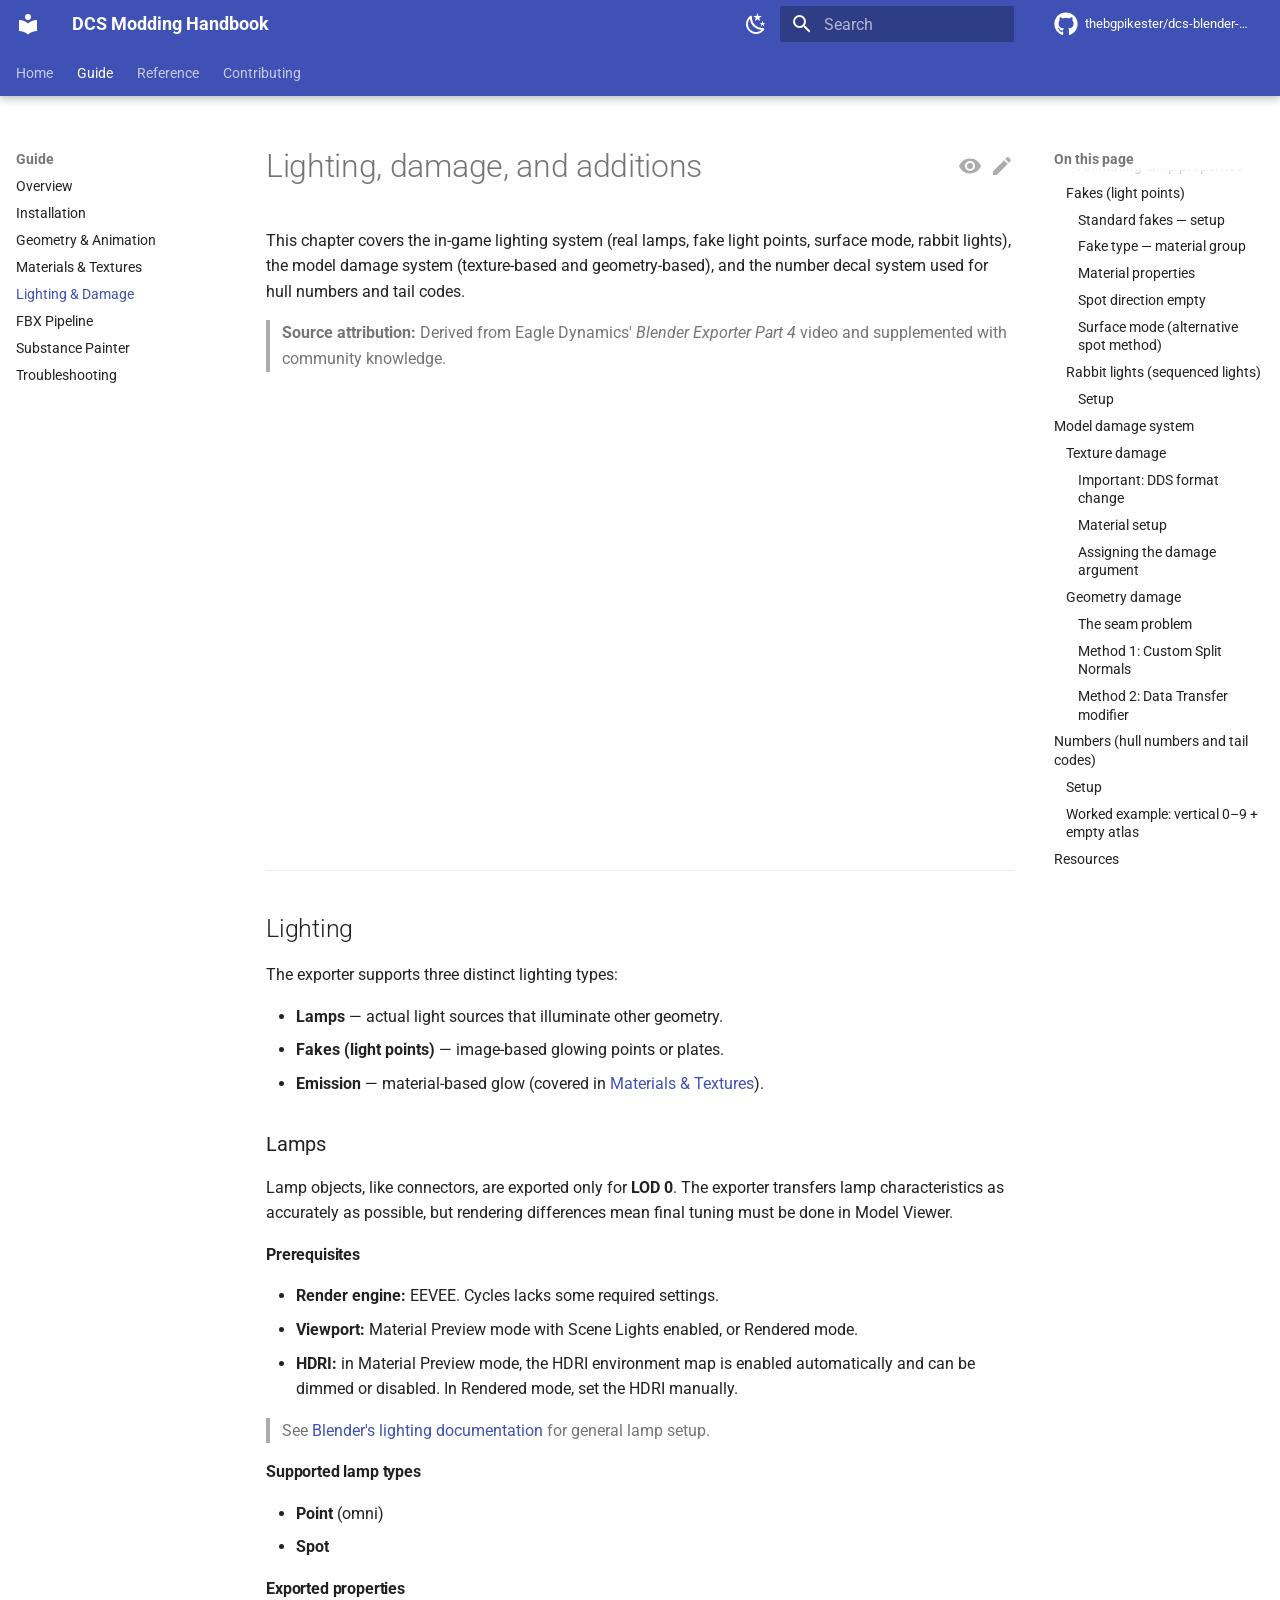
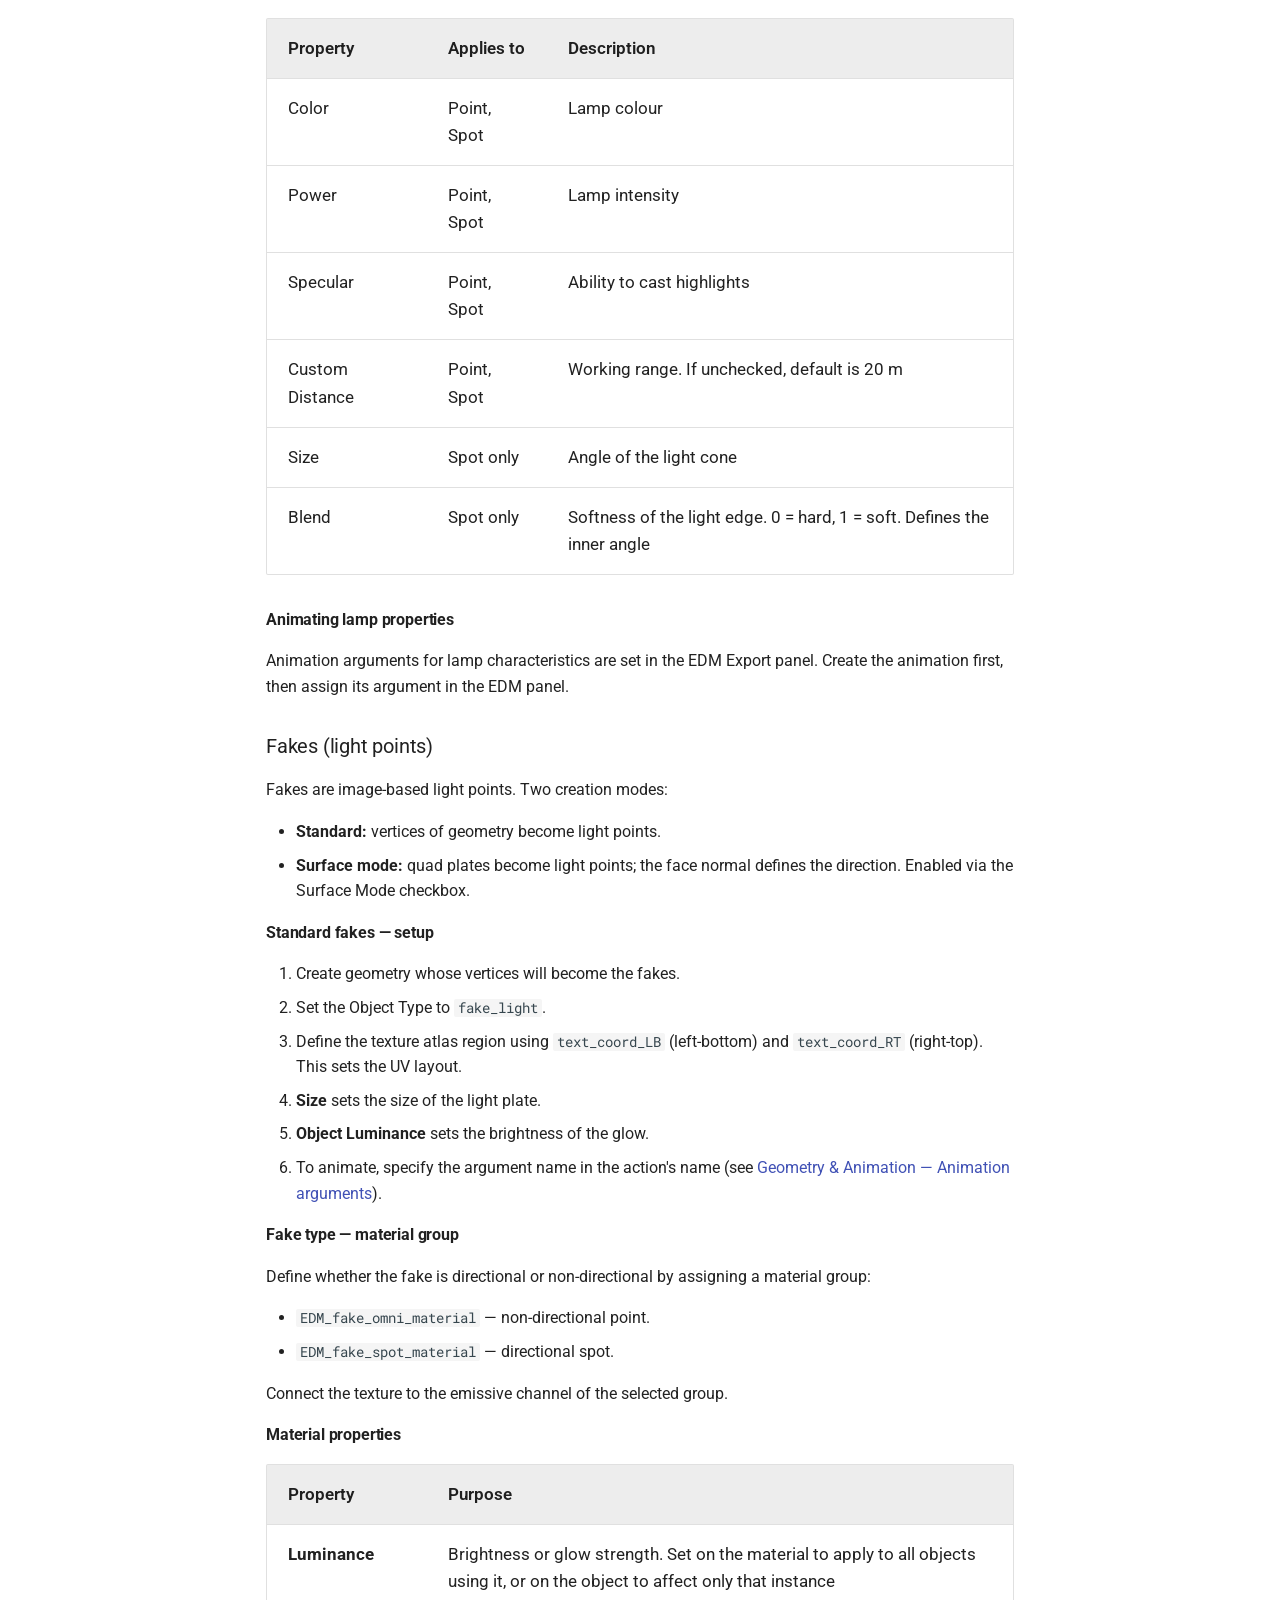
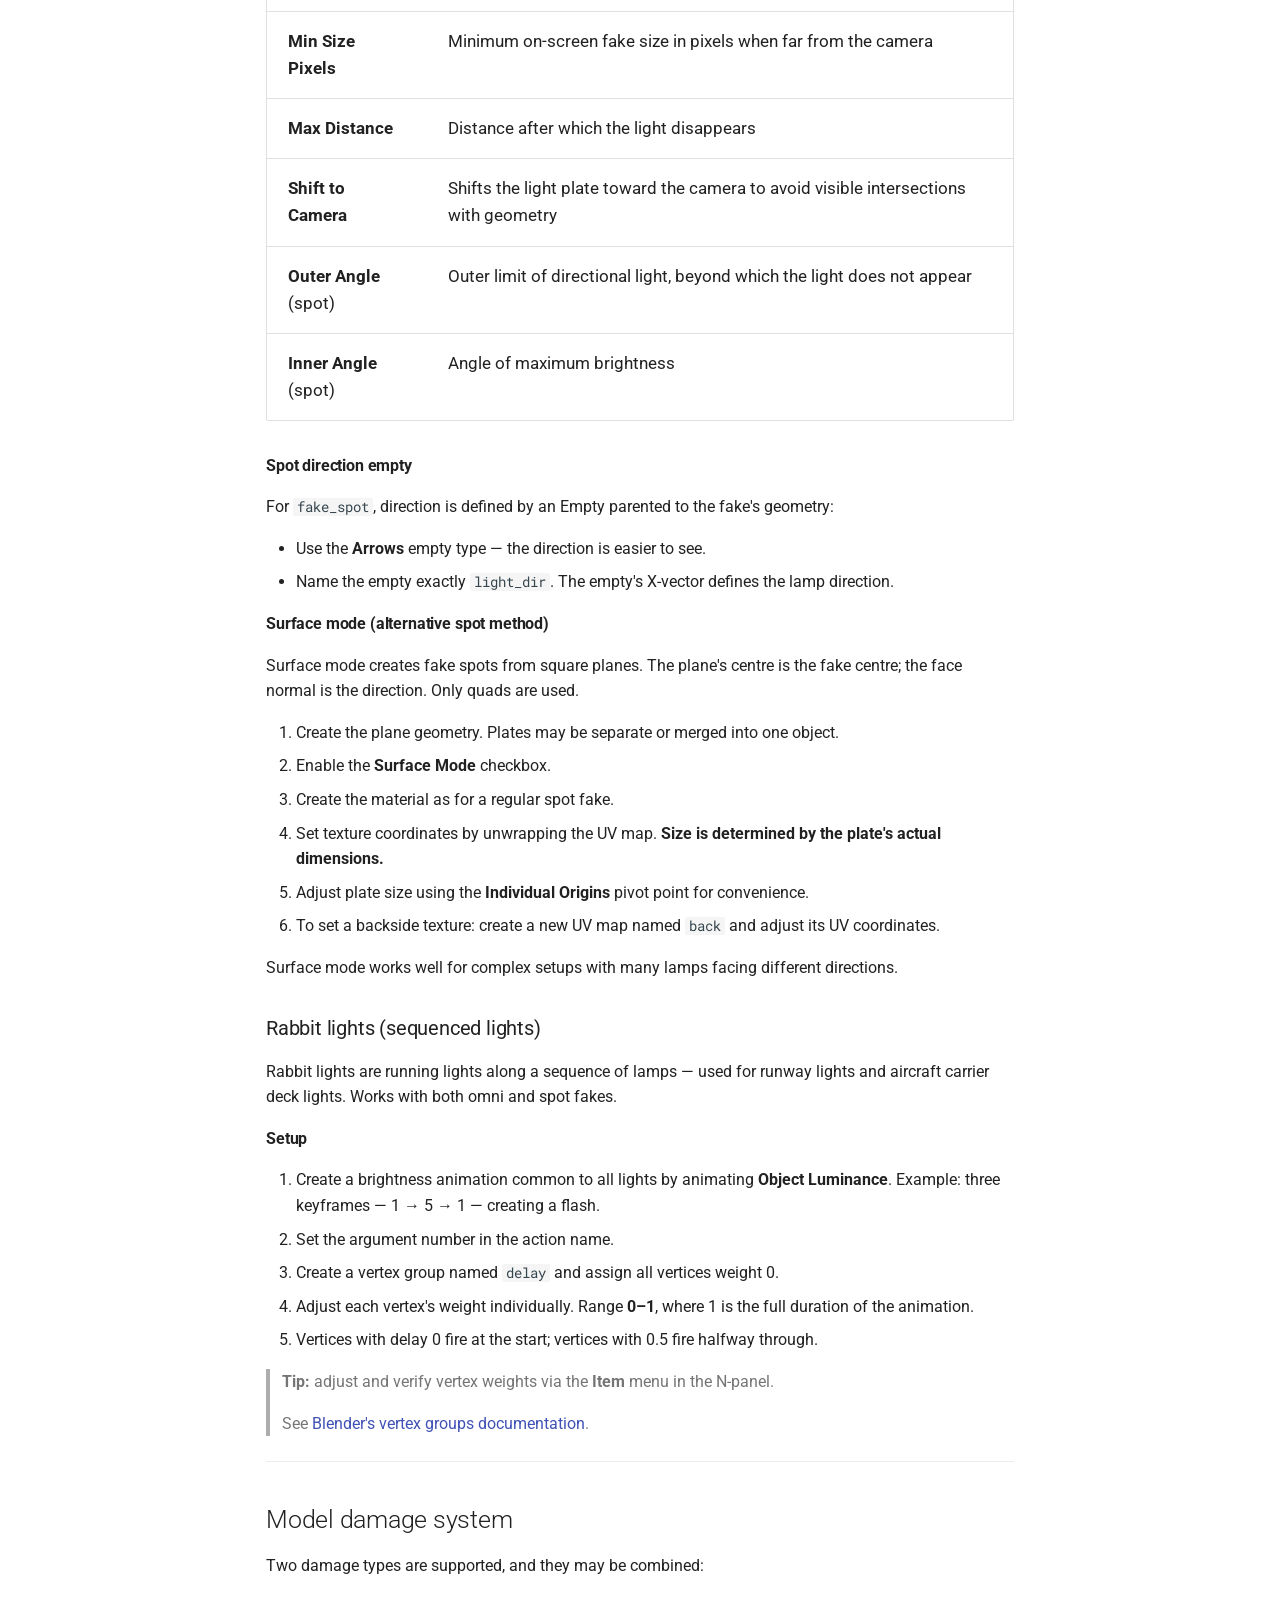
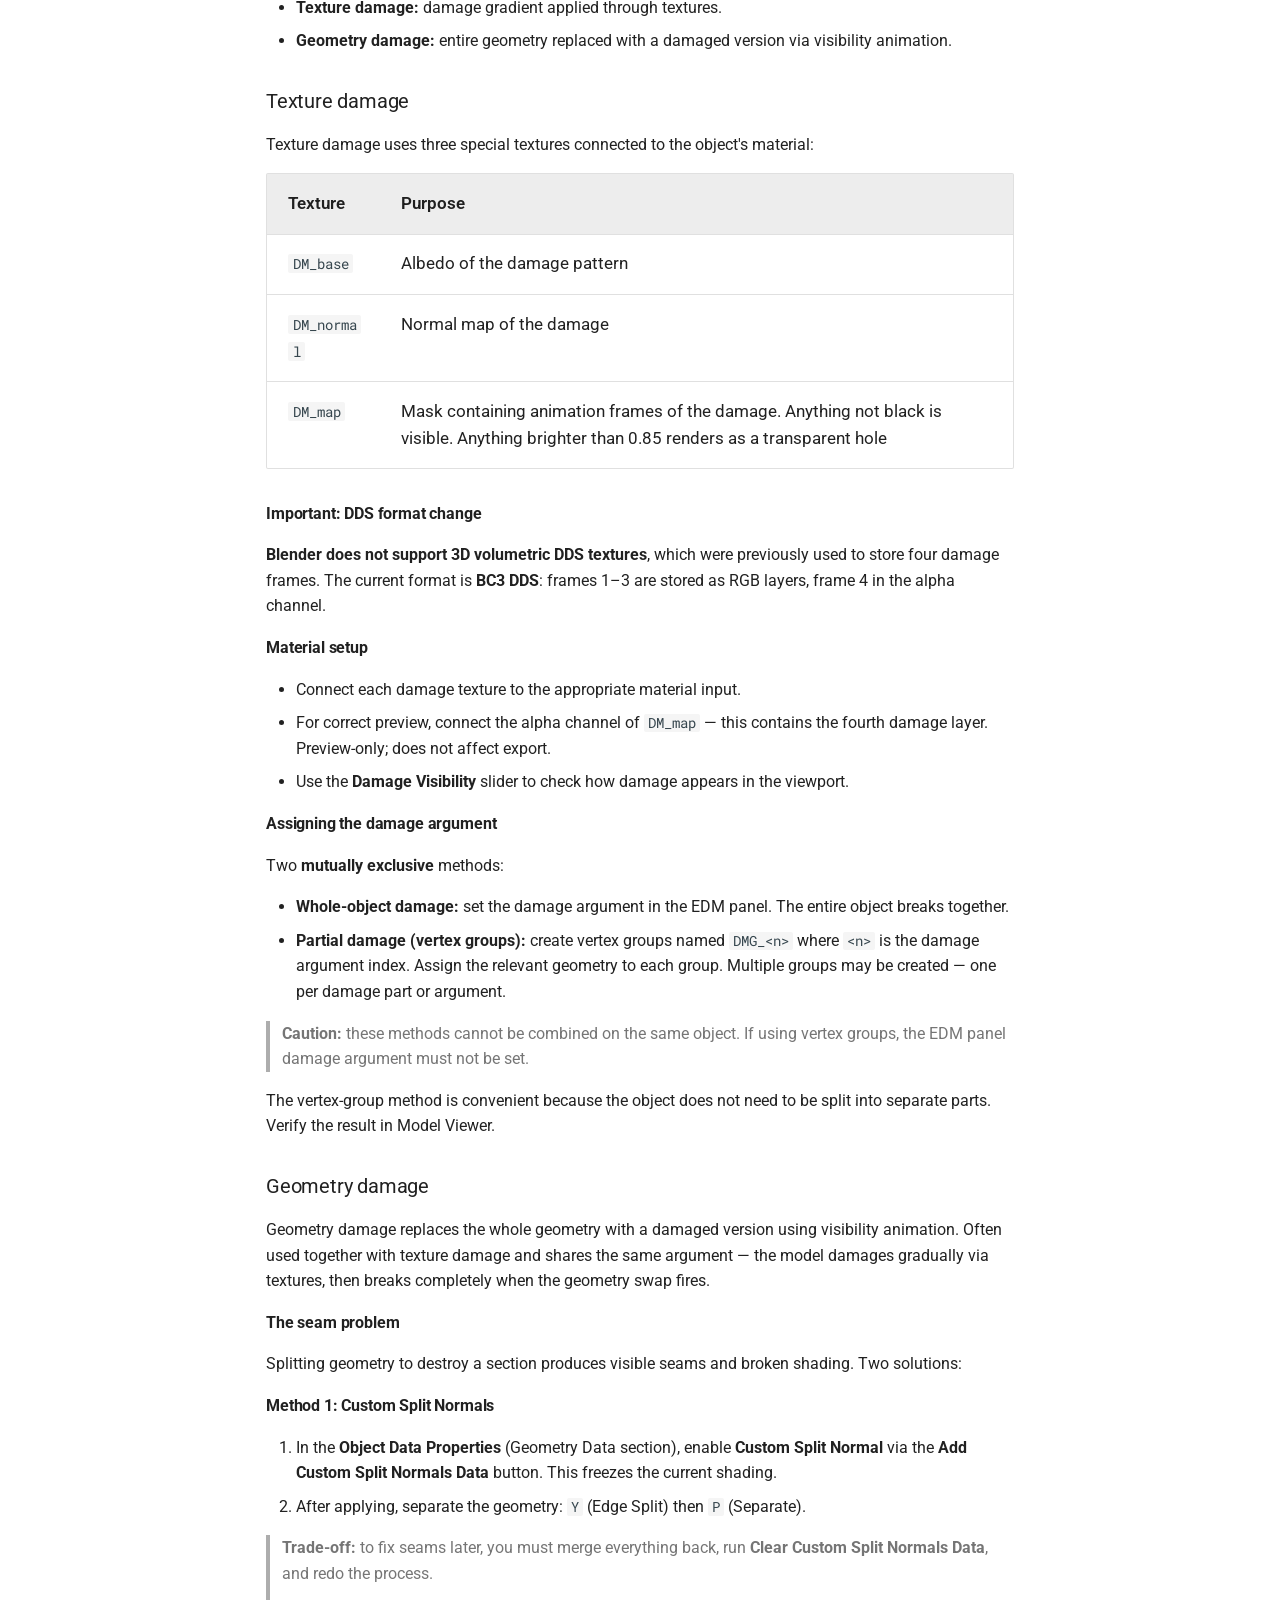
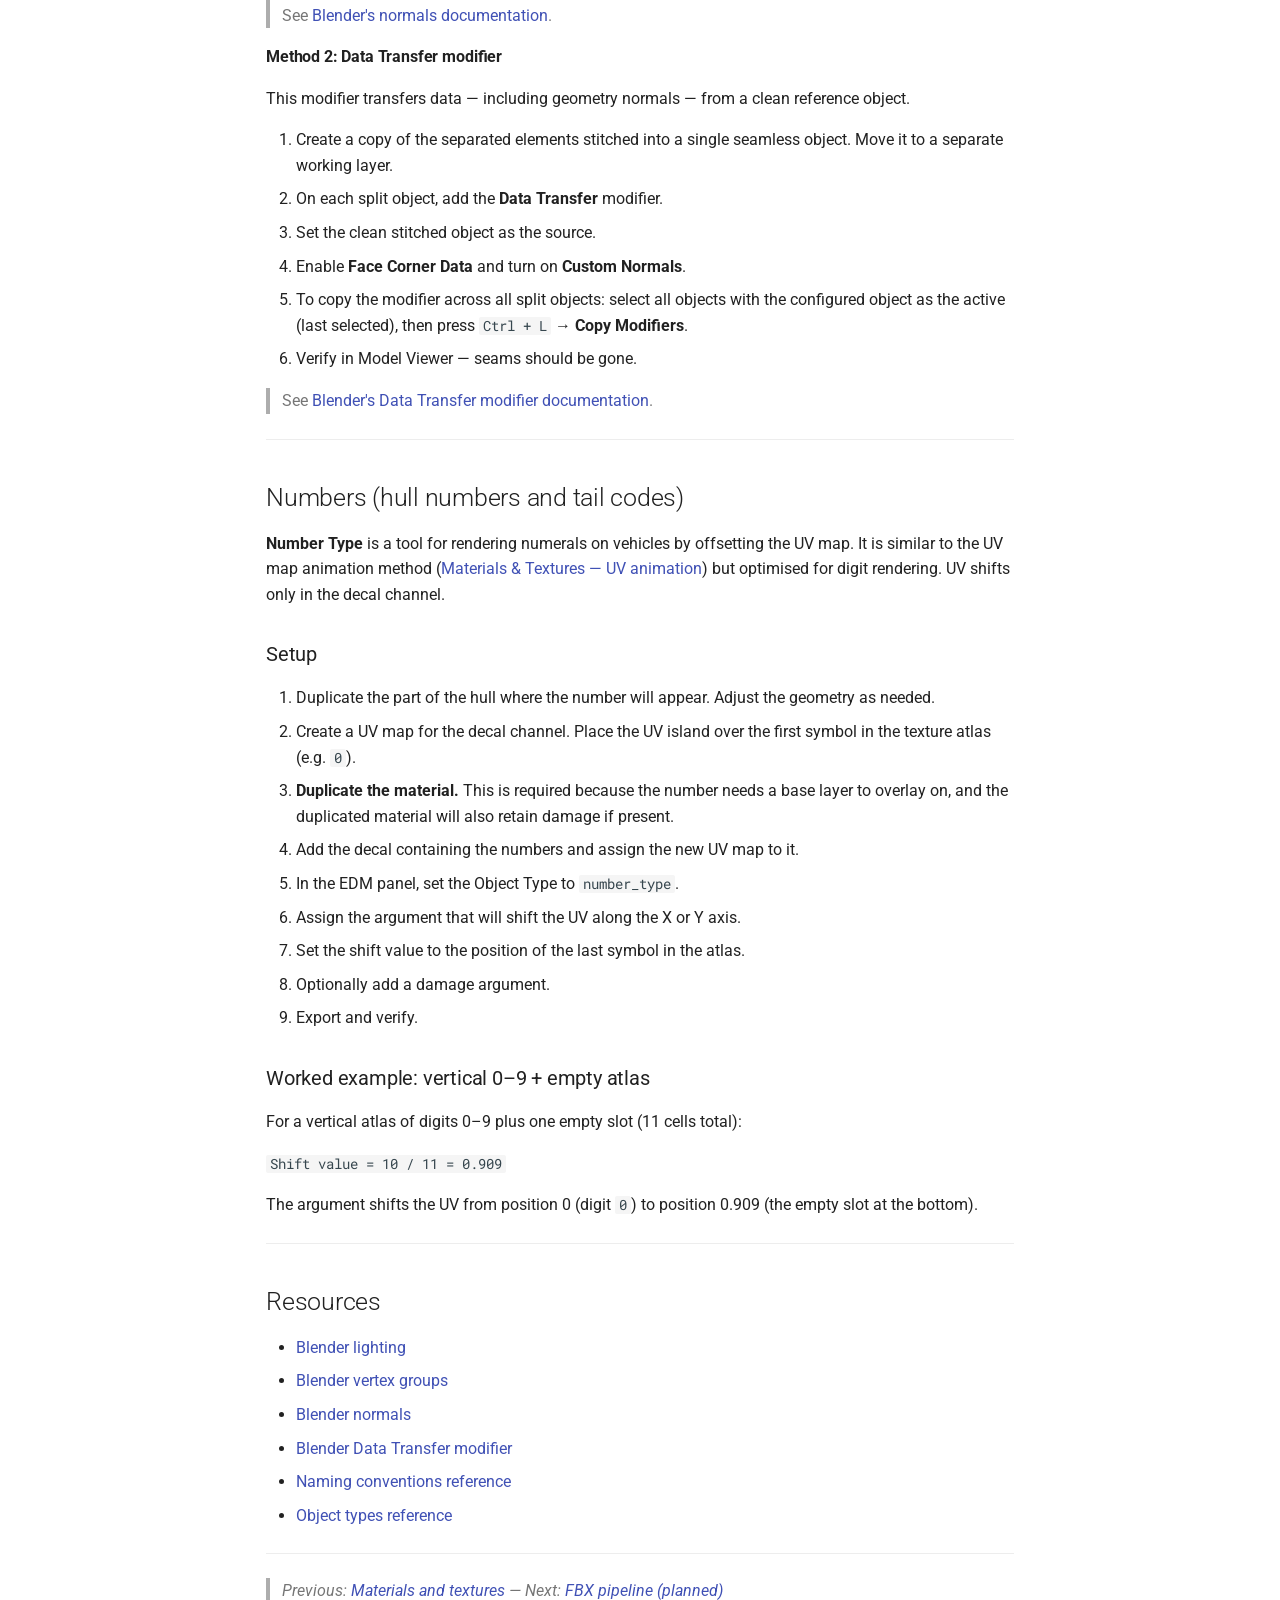
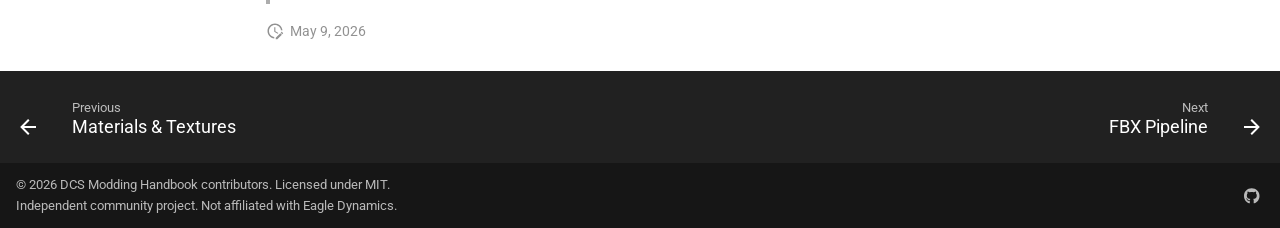
<file: 04-lighting-damage/index.html>
<!doctype html>
<html lang="en" class="no-js">
  <head>
    
      <meta charset="utf-8">
      <meta name="viewport" content="width=device-width,initial-scale=1">
      
        <meta name="description" content="Real lamps, fake light points, surface mode, rabbit lights, the texture and geometry damage systems, and number decals for hull numbers and tail codes.">
      
      
        <meta name="author" content="thebgpikester">
      
      
        <link rel="canonical" href="https://thebgpikester.github.io/dcs-blender-modding-handbook/04-lighting-damage/">
      
      
        <link rel="prev" href="../03-materials-textures/">
      
      
        <link rel="next" href="../05-fbx-pipeline/">
      
      
      <link rel="icon" href="../assets/images/favicon.png">
      <meta name="generator" content="mkdocs-1.6.1, mkdocs-material-9.5.49">
    
    
      
        <title>Lighting, damage, and additions - DCS Modding Handbook</title>
      
    
    
      <link rel="stylesheet" href="../assets/stylesheets/main.6f8fc17f.min.css">
      
        
        <link rel="stylesheet" href="../assets/stylesheets/palette.06af60db.min.css">
      
      


    
    
      
    
    
      
        
        
        <link rel="preconnect" href="https://fonts.gstatic.com" crossorigin>
        <link rel="stylesheet" href="https://fonts.googleapis.com/css?family=Roboto:300,300i,400,400i,700,700i%7CRoboto+Mono:400,400i,700,700i&display=fallback">
        <style>:root{--md-text-font:"Roboto";--md-code-font:"Roboto Mono"}</style>
      
    
    
      <link rel="stylesheet" href="../stylesheets/extra.css">
    
    <script>__md_scope=new URL("..",location),__md_hash=e=>[...e].reduce(((e,_)=>(e<<5)-e+_.charCodeAt(0)),0),__md_get=(e,_=localStorage,t=__md_scope)=>JSON.parse(_.getItem(t.pathname+"."+e)),__md_set=(e,_,t=localStorage,a=__md_scope)=>{try{t.setItem(a.pathname+"."+e,JSON.stringify(_))}catch(e){}}</script>
    
      

    
    
    
   <link href="../assets/stylesheets/glightbox.min.css" rel="stylesheet"/><style>
    html.glightbox-open { overflow: initial; height: 100%; }
    .gslide-title { margin-top: 0px; user-select: text; }
    .gslide-desc { color: #666; user-select: text; }
    .gslide-image img { background: white; }
    .gscrollbar-fixer { padding-right: 15px; }
    .gdesc-inner { font-size: 0.75rem; }
    body[data-md-color-scheme="slate"] .gdesc-inner { background: var(--md-default-bg-color);}
    body[data-md-color-scheme="slate"] .gslide-title { color: var(--md-default-fg-color);}
    body[data-md-color-scheme="slate"] .gslide-desc { color: var(--md-default-fg-color);}</style> <script src="../assets/javascripts/glightbox.min.js"></script></head>
  
  
    
    
      
    
    
    
    
    <body dir="ltr" data-md-color-scheme="slate" data-md-color-primary="black" data-md-color-accent="amber">
  
    
    <input class="md-toggle" data-md-toggle="drawer" type="checkbox" id="__drawer" autocomplete="off">
    <input class="md-toggle" data-md-toggle="search" type="checkbox" id="__search" autocomplete="off">
    <label class="md-overlay" for="__drawer"></label>
    <div data-md-component="skip">
      
        
        <a href="#lighting-damage-and-additions" class="md-skip">
          Skip to content
        </a>
      
    </div>
    <div data-md-component="announce">
      
    </div>
    
    
      

  

<header class="md-header md-header--shadow md-header--lifted" data-md-component="header">
  <nav class="md-header__inner md-grid" aria-label="Header">
    <a href=".." title="DCS Modding Handbook" class="md-header__button md-logo" aria-label="DCS Modding Handbook" data-md-component="logo">
      
  
  <svg xmlns="http://www.w3.org/2000/svg" viewBox="0 0 24 24"><path d="M12 8a3 3 0 0 0 3-3 3 3 0 0 0-3-3 3 3 0 0 0-3 3 3 3 0 0 0 3 3m0 3.54C9.64 9.35 6.5 8 3 8v11c3.5 0 6.64 1.35 9 3.54 2.36-2.19 5.5-3.54 9-3.54V8c-3.5 0-6.64 1.35-9 3.54"/></svg>

    </a>
    <label class="md-header__button md-icon" for="__drawer">
      
      <svg xmlns="http://www.w3.org/2000/svg" viewBox="0 0 24 24"><path d="M3 6h18v2H3zm0 5h18v2H3zm0 5h18v2H3z"/></svg>
    </label>
    <div class="md-header__title" data-md-component="header-title">
      <div class="md-header__ellipsis">
        <div class="md-header__topic">
          <span class="md-ellipsis">
            DCS Modding Handbook
          </span>
        </div>
        <div class="md-header__topic" data-md-component="header-topic">
          <span class="md-ellipsis">
            
              Lighting, damage, and additions
            
          </span>
        </div>
      </div>
    </div>
    
      
        <form class="md-header__option" data-md-component="palette">
  
    
    
    
    <input class="md-option" data-md-color-media="(prefers-color-scheme: dark)" data-md-color-scheme="slate" data-md-color-primary="black" data-md-color-accent="amber"  aria-label="Switch to light mode"  type="radio" name="__palette" id="__palette_0">
    
      <label class="md-header__button md-icon" title="Switch to light mode" for="__palette_1" hidden>
        <svg xmlns="http://www.w3.org/2000/svg" viewBox="0 0 24 24"><path d="M12 7a5 5 0 0 1 5 5 5 5 0 0 1-5 5 5 5 0 0 1-5-5 5 5 0 0 1 5-5m0 2a3 3 0 0 0-3 3 3 3 0 0 0 3 3 3 3 0 0 0 3-3 3 3 0 0 0-3-3m0-7 2.39 3.42C13.65 5.15 12.84 5 12 5s-1.65.15-2.39.42zM3.34 7l4.16-.35A7.2 7.2 0 0 0 5.94 8.5c-.44.74-.69 1.5-.83 2.29zm.02 10 1.76-3.77a7.131 7.131 0 0 0 2.38 4.14zM20.65 7l-1.77 3.79a7.02 7.02 0 0 0-2.38-4.15zm-.01 10-4.14.36c.59-.51 1.12-1.14 1.54-1.86.42-.73.69-1.5.83-2.29zM12 22l-2.41-3.44c.74.27 1.55.44 2.41.44.82 0 1.63-.17 2.37-.44z"/></svg>
      </label>
    
  
    
    
    
    <input class="md-option" data-md-color-media="(prefers-color-scheme: light)" data-md-color-scheme="default" data-md-color-primary="indigo" data-md-color-accent="amber"  aria-label="Switch to dark mode"  type="radio" name="__palette" id="__palette_1">
    
      <label class="md-header__button md-icon" title="Switch to dark mode" for="__palette_0" hidden>
        <svg xmlns="http://www.w3.org/2000/svg" viewBox="0 0 24 24"><path d="m17.75 4.09-2.53 1.94.91 3.06-2.63-1.81-2.63 1.81.91-3.06-2.53-1.94L12.44 4l1.06-3 1.06 3zm3.5 6.91-1.64 1.25.59 1.98-1.7-1.17-1.7 1.17.59-1.98L15.75 11l2.06-.05L18.5 9l.69 1.95zm-2.28 4.95c.83-.08 1.72 1.1 1.19 1.85-.32.45-.66.87-1.08 1.27C15.17 23 8.84 23 4.94 19.07c-3.91-3.9-3.91-10.24 0-14.14.4-.4.82-.76 1.27-1.08.75-.53 1.93.36 1.85 1.19-.27 2.86.69 5.83 2.89 8.02a9.96 9.96 0 0 0 8.02 2.89m-1.64 2.02a12.08 12.08 0 0 1-7.8-3.47c-2.17-2.19-3.33-5-3.49-7.82-2.81 3.14-2.7 7.96.31 10.98 3.02 3.01 7.84 3.12 10.98.31"/></svg>
      </label>
    
  
</form>
      
    
    
      <script>var palette=__md_get("__palette");if(palette&&palette.color){if("(prefers-color-scheme)"===palette.color.media){var media=matchMedia("(prefers-color-scheme: light)"),input=document.querySelector(media.matches?"[data-md-color-media='(prefers-color-scheme: light)']":"[data-md-color-media='(prefers-color-scheme: dark)']");palette.color.media=input.getAttribute("data-md-color-media"),palette.color.scheme=input.getAttribute("data-md-color-scheme"),palette.color.primary=input.getAttribute("data-md-color-primary"),palette.color.accent=input.getAttribute("data-md-color-accent")}for(var[key,value]of Object.entries(palette.color))document.body.setAttribute("data-md-color-"+key,value)}</script>
    
    
    
      <label class="md-header__button md-icon" for="__search">
        
        <svg xmlns="http://www.w3.org/2000/svg" viewBox="0 0 24 24"><path d="M9.5 3A6.5 6.5 0 0 1 16 9.5c0 1.61-.59 3.09-1.56 4.23l.27.27h.79l5 5-1.5 1.5-5-5v-.79l-.27-.27A6.52 6.52 0 0 1 9.5 16 6.5 6.5 0 0 1 3 9.5 6.5 6.5 0 0 1 9.5 3m0 2C7 5 5 7 5 9.5S7 14 9.5 14 14 12 14 9.5 12 5 9.5 5"/></svg>
      </label>
      <div class="md-search" data-md-component="search" role="dialog">
  <label class="md-search__overlay" for="__search"></label>
  <div class="md-search__inner" role="search">
    <form class="md-search__form" name="search">
      <input type="text" class="md-search__input" name="query" aria-label="Search" placeholder="Search" autocapitalize="off" autocorrect="off" autocomplete="off" spellcheck="false" data-md-component="search-query" required>
      <label class="md-search__icon md-icon" for="__search">
        
        <svg xmlns="http://www.w3.org/2000/svg" viewBox="0 0 24 24"><path d="M9.5 3A6.5 6.5 0 0 1 16 9.5c0 1.61-.59 3.09-1.56 4.23l.27.27h.79l5 5-1.5 1.5-5-5v-.79l-.27-.27A6.52 6.52 0 0 1 9.5 16 6.5 6.5 0 0 1 3 9.5 6.5 6.5 0 0 1 9.5 3m0 2C7 5 5 7 5 9.5S7 14 9.5 14 14 12 14 9.5 12 5 9.5 5"/></svg>
        
        <svg xmlns="http://www.w3.org/2000/svg" viewBox="0 0 24 24"><path d="M20 11v2H8l5.5 5.5-1.42 1.42L4.16 12l7.92-7.92L13.5 5.5 8 11z"/></svg>
      </label>
      <nav class="md-search__options" aria-label="Search">
        
          <a href="javascript:void(0)" class="md-search__icon md-icon" title="Share" aria-label="Share" data-clipboard data-clipboard-text="" data-md-component="search-share" tabindex="-1">
            
            <svg xmlns="http://www.w3.org/2000/svg" viewBox="0 0 24 24"><path d="M18 16.08c-.76 0-1.44.3-1.96.77L8.91 12.7c.05-.23.09-.46.09-.7s-.04-.47-.09-.7l7.05-4.11c.54.5 1.25.81 2.04.81a3 3 0 0 0 3-3 3 3 0 0 0-3-3 3 3 0 0 0-3 3c0 .24.04.47.09.7L8.04 9.81C7.5 9.31 6.79 9 6 9a3 3 0 0 0-3 3 3 3 0 0 0 3 3c.79 0 1.5-.31 2.04-.81l7.12 4.15c-.05.21-.08.43-.08.66 0 1.61 1.31 2.91 2.92 2.91s2.92-1.3 2.92-2.91A2.92 2.92 0 0 0 18 16.08"/></svg>
          </a>
        
        <button type="reset" class="md-search__icon md-icon" title="Clear" aria-label="Clear" tabindex="-1">
          
          <svg xmlns="http://www.w3.org/2000/svg" viewBox="0 0 24 24"><path d="M19 6.41 17.59 5 12 10.59 6.41 5 5 6.41 10.59 12 5 17.59 6.41 19 12 13.41 17.59 19 19 17.59 13.41 12z"/></svg>
        </button>
      </nav>
      
        <div class="md-search__suggest" data-md-component="search-suggest"></div>
      
    </form>
    <div class="md-search__output">
      <div class="md-search__scrollwrap" tabindex="0" data-md-scrollfix>
        <div class="md-search-result" data-md-component="search-result">
          <div class="md-search-result__meta">
            Initializing search
          </div>
          <ol class="md-search-result__list" role="presentation"></ol>
        </div>
      </div>
    </div>
  </div>
</div>
    
    
      <div class="md-header__source">
        <a href="https://github.com/thebgpikester/dcs-blender-modding-handbook" title="Go to repository" class="md-source" data-md-component="source">
  <div class="md-source__icon md-icon">
    
    <svg xmlns="http://www.w3.org/2000/svg" viewBox="0 0 496 512"><!--! Font Awesome Free 6.7.1 by @fontawesome - https://fontawesome.com License - https://fontawesome.com/license/free (Icons: CC BY 4.0, Fonts: SIL OFL 1.1, Code: MIT License) Copyright 2024 Fonticons, Inc.--><path d="M165.9 397.4c0 2-2.3 3.6-5.2 3.6-3.3.3-5.6-1.3-5.6-3.6 0-2 2.3-3.6 5.2-3.6 3-.3 5.6 1.3 5.6 3.6m-31.1-4.5c-.7 2 1.3 4.3 4.3 4.9 2.6 1 5.6 0 6.2-2s-1.3-4.3-4.3-5.2c-2.6-.7-5.5.3-6.2 2.3m44.2-1.7c-2.9.7-4.9 2.6-4.6 4.9.3 2 2.9 3.3 5.9 2.6 2.9-.7 4.9-2.6 4.6-4.6-.3-1.9-3-3.2-5.9-2.9M244.8 8C106.1 8 0 113.3 0 252c0 110.9 69.8 205.8 169.5 239.2 12.8 2.3 17.3-5.6 17.3-12.1 0-6.2-.3-40.4-.3-61.4 0 0-70 15-84.7-29.8 0 0-11.4-29.1-27.8-36.6 0 0-22.9-15.7 1.6-15.4 0 0 24.9 2 38.6 25.8 21.9 38.6 58.6 27.5 72.9 20.9 2.3-16 8.8-27.1 16-33.7-55.9-6.2-112.3-14.3-112.3-110.5 0-27.5 7.6-41.3 23.6-58.9-2.6-6.5-11.1-33.3 2.6-67.9 20.9-6.5 69 27 69 27 20-5.6 41.5-8.5 62.8-8.5s42.8 2.9 62.8 8.5c0 0 48.1-33.6 69-27 13.7 34.7 5.2 61.4 2.6 67.9 16 17.7 25.8 31.5 25.8 58.9 0 96.5-58.9 104.2-114.8 110.5 9.2 7.9 17 22.9 17 46.4 0 33.7-.3 75.4-.3 83.6 0 6.5 4.6 14.4 17.3 12.1C428.2 457.8 496 362.9 496 252 496 113.3 383.5 8 244.8 8M97.2 352.9c-1.3 1-1 3.3.7 5.2 1.6 1.6 3.9 2.3 5.2 1 1.3-1 1-3.3-.7-5.2-1.6-1.6-3.9-2.3-5.2-1m-10.8-8.1c-.7 1.3.3 2.9 2.3 3.9 1.6 1 3.6.7 4.3-.7.7-1.3-.3-2.9-2.3-3.9-2-.6-3.6-.3-4.3.7m32.4 35.6c-1.6 1.3-1 4.3 1.3 6.2 2.3 2.3 5.2 2.6 6.5 1 1.3-1.3.7-4.3-1.3-6.2-2.2-2.3-5.2-2.6-6.5-1m-11.4-14.7c-1.6 1-1.6 3.6 0 5.9s4.3 3.3 5.6 2.3c1.6-1.3 1.6-3.9 0-6.2-1.4-2.3-4-3.3-5.6-2"/></svg>
  </div>
  <div class="md-source__repository">
    thebgpikester/dcs-blender-modding-handbook
  </div>
</a>
      </div>
    
  </nav>
  
    
      
<nav class="md-tabs" aria-label="Tabs" data-md-component="tabs">
  <div class="md-grid">
    <ul class="md-tabs__list">
      
        
  
  
  
    <li class="md-tabs__item">
      <a href=".." class="md-tabs__link">
        
  
    
  
  Home

      </a>
    </li>
  

      
        
  
  
    
  
  
    
    
      <li class="md-tabs__item md-tabs__item--active">
        <a href="../00-overview/" class="md-tabs__link">
          
  
    
  
  Guide

        </a>
      </li>
    
  

      
        
  
  
  
    
    
      <li class="md-tabs__item">
        <a href="../reference/hotkey-reference/" class="md-tabs__link">
          
  
    
  
  Reference

        </a>
      </li>
    
  

      
        
  
  
  
    <li class="md-tabs__item">
      <a href="../contributing/" class="md-tabs__link">
        
  
    
  
  Contributing

      </a>
    </li>
  

      
    </ul>
  </div>
</nav>
    
  
</header>
    
    <div class="md-container" data-md-component="container">
      
      
        
      
      <main class="md-main" data-md-component="main">
        <div class="md-main__inner md-grid">
          
            
              
              <div class="md-sidebar md-sidebar--primary" data-md-component="sidebar" data-md-type="navigation" >
                <div class="md-sidebar__scrollwrap">
                  <div class="md-sidebar__inner">
                    


  


<nav class="md-nav md-nav--primary md-nav--lifted" aria-label="Navigation" data-md-level="0">
  <label class="md-nav__title" for="__drawer">
    <a href=".." title="DCS Modding Handbook" class="md-nav__button md-logo" aria-label="DCS Modding Handbook" data-md-component="logo">
      
  
  <svg xmlns="http://www.w3.org/2000/svg" viewBox="0 0 24 24"><path d="M12 8a3 3 0 0 0 3-3 3 3 0 0 0-3-3 3 3 0 0 0-3 3 3 3 0 0 0 3 3m0 3.54C9.64 9.35 6.5 8 3 8v11c3.5 0 6.64 1.35 9 3.54 2.36-2.19 5.5-3.54 9-3.54V8c-3.5 0-6.64 1.35-9 3.54"/></svg>

    </a>
    DCS Modding Handbook
  </label>
  
    <div class="md-nav__source">
      <a href="https://github.com/thebgpikester/dcs-blender-modding-handbook" title="Go to repository" class="md-source" data-md-component="source">
  <div class="md-source__icon md-icon">
    
    <svg xmlns="http://www.w3.org/2000/svg" viewBox="0 0 496 512"><!--! Font Awesome Free 6.7.1 by @fontawesome - https://fontawesome.com License - https://fontawesome.com/license/free (Icons: CC BY 4.0, Fonts: SIL OFL 1.1, Code: MIT License) Copyright 2024 Fonticons, Inc.--><path d="M165.9 397.4c0 2-2.3 3.6-5.2 3.6-3.3.3-5.6-1.3-5.6-3.6 0-2 2.3-3.6 5.2-3.6 3-.3 5.6 1.3 5.6 3.6m-31.1-4.5c-.7 2 1.3 4.3 4.3 4.9 2.6 1 5.6 0 6.2-2s-1.3-4.3-4.3-5.2c-2.6-.7-5.5.3-6.2 2.3m44.2-1.7c-2.9.7-4.9 2.6-4.6 4.9.3 2 2.9 3.3 5.9 2.6 2.9-.7 4.9-2.6 4.6-4.6-.3-1.9-3-3.2-5.9-2.9M244.8 8C106.1 8 0 113.3 0 252c0 110.9 69.8 205.8 169.5 239.2 12.8 2.3 17.3-5.6 17.3-12.1 0-6.2-.3-40.4-.3-61.4 0 0-70 15-84.7-29.8 0 0-11.4-29.1-27.8-36.6 0 0-22.9-15.7 1.6-15.4 0 0 24.9 2 38.6 25.8 21.9 38.6 58.6 27.5 72.9 20.9 2.3-16 8.8-27.1 16-33.7-55.9-6.2-112.3-14.3-112.3-110.5 0-27.5 7.6-41.3 23.6-58.9-2.6-6.5-11.1-33.3 2.6-67.9 20.9-6.5 69 27 69 27 20-5.6 41.5-8.5 62.8-8.5s42.8 2.9 62.8 8.5c0 0 48.1-33.6 69-27 13.7 34.7 5.2 61.4 2.6 67.9 16 17.7 25.8 31.5 25.8 58.9 0 96.5-58.9 104.2-114.8 110.5 9.2 7.9 17 22.9 17 46.4 0 33.7-.3 75.4-.3 83.6 0 6.5 4.6 14.4 17.3 12.1C428.2 457.8 496 362.9 496 252 496 113.3 383.5 8 244.8 8M97.2 352.9c-1.3 1-1 3.3.7 5.2 1.6 1.6 3.9 2.3 5.2 1 1.3-1 1-3.3-.7-5.2-1.6-1.6-3.9-2.3-5.2-1m-10.8-8.1c-.7 1.3.3 2.9 2.3 3.9 1.6 1 3.6.7 4.3-.7.7-1.3-.3-2.9-2.3-3.9-2-.6-3.6-.3-4.3.7m32.4 35.6c-1.6 1.3-1 4.3 1.3 6.2 2.3 2.3 5.2 2.6 6.5 1 1.3-1.3.7-4.3-1.3-6.2-2.2-2.3-5.2-2.6-6.5-1m-11.4-14.7c-1.6 1-1.6 3.6 0 5.9s4.3 3.3 5.6 2.3c1.6-1.3 1.6-3.9 0-6.2-1.4-2.3-4-3.3-5.6-2"/></svg>
  </div>
  <div class="md-source__repository">
    thebgpikester/dcs-blender-modding-handbook
  </div>
</a>
    </div>
  
  <ul class="md-nav__list" data-md-scrollfix>
    
      
      
  
  
  
  
    <li class="md-nav__item">
      <a href=".." class="md-nav__link">
        
  
  <span class="md-ellipsis">
    Home
  </span>
  

      </a>
    </li>
  

    
      
      
  
  
    
  
  
  
    
    
      
        
      
        
      
        
      
        
      
        
      
        
      
        
      
        
      
    
    
      
        
        
      
      
        
      
    
    
    <li class="md-nav__item md-nav__item--active md-nav__item--section md-nav__item--nested">
      
        
        
        <input class="md-nav__toggle md-toggle " type="checkbox" id="__nav_2" checked>
        
          
          <label class="md-nav__link" for="__nav_2" id="__nav_2_label" tabindex="">
            
  
  <span class="md-ellipsis">
    Guide
  </span>
  

            <span class="md-nav__icon md-icon"></span>
          </label>
        
        <nav class="md-nav" data-md-level="1" aria-labelledby="__nav_2_label" aria-expanded="true">
          <label class="md-nav__title" for="__nav_2">
            <span class="md-nav__icon md-icon"></span>
            Guide
          </label>
          <ul class="md-nav__list" data-md-scrollfix>
            
              
                
  
  
  
  
    <li class="md-nav__item">
      <a href="../00-overview/" class="md-nav__link">
        
  
  <span class="md-ellipsis">
    Overview
  </span>
  

      </a>
    </li>
  

              
            
              
                
  
  
  
  
    <li class="md-nav__item">
      <a href="../01-installation/" class="md-nav__link">
        
  
  <span class="md-ellipsis">
    Installation
  </span>
  

      </a>
    </li>
  

              
            
              
                
  
  
  
  
    <li class="md-nav__item">
      <a href="../02-geometry-animation/" class="md-nav__link">
        
  
  <span class="md-ellipsis">
    Geometry & Animation
  </span>
  

      </a>
    </li>
  

              
            
              
                
  
  
  
  
    <li class="md-nav__item">
      <a href="../03-materials-textures/" class="md-nav__link">
        
  
  <span class="md-ellipsis">
    Materials & Textures
  </span>
  

      </a>
    </li>
  

              
            
              
                
  
  
    
  
  
  
    <li class="md-nav__item md-nav__item--active">
      
      <input class="md-nav__toggle md-toggle" type="checkbox" id="__toc">
      
      
        
      
      
        <label class="md-nav__link md-nav__link--active" for="__toc">
          
  
  <span class="md-ellipsis">
    Lighting & Damage
  </span>
  

          <span class="md-nav__icon md-icon"></span>
        </label>
      
      <a href="./" class="md-nav__link md-nav__link--active">
        
  
  <span class="md-ellipsis">
    Lighting & Damage
  </span>
  

      </a>
      
        

  

<nav class="md-nav md-nav--secondary" aria-label="On this page">
  
  
  
    
  
  
    <label class="md-nav__title" for="__toc">
      <span class="md-nav__icon md-icon"></span>
      On this page
    </label>
    <ul class="md-nav__list" data-md-component="toc" data-md-scrollfix>
      
        <li class="md-nav__item">
  <a href="#lighting" class="md-nav__link">
    <span class="md-ellipsis">
      Lighting
    </span>
  </a>
  
    <nav class="md-nav" aria-label="Lighting">
      <ul class="md-nav__list">
        
          <li class="md-nav__item">
  <a href="#lamps" class="md-nav__link">
    <span class="md-ellipsis">
      Lamps
    </span>
  </a>
  
    <nav class="md-nav" aria-label="Lamps">
      <ul class="md-nav__list">
        
          <li class="md-nav__item">
  <a href="#prerequisites" class="md-nav__link">
    <span class="md-ellipsis">
      Prerequisites
    </span>
  </a>
  
</li>
        
          <li class="md-nav__item">
  <a href="#supported-lamp-types" class="md-nav__link">
    <span class="md-ellipsis">
      Supported lamp types
    </span>
  </a>
  
</li>
        
          <li class="md-nav__item">
  <a href="#exported-properties" class="md-nav__link">
    <span class="md-ellipsis">
      Exported properties
    </span>
  </a>
  
</li>
        
          <li class="md-nav__item">
  <a href="#animating-lamp-properties" class="md-nav__link">
    <span class="md-ellipsis">
      Animating lamp properties
    </span>
  </a>
  
</li>
        
      </ul>
    </nav>
  
</li>
        
          <li class="md-nav__item">
  <a href="#fakes-light-points" class="md-nav__link">
    <span class="md-ellipsis">
      Fakes (light points)
    </span>
  </a>
  
    <nav class="md-nav" aria-label="Fakes (light points)">
      <ul class="md-nav__list">
        
          <li class="md-nav__item">
  <a href="#standard-fakes-setup" class="md-nav__link">
    <span class="md-ellipsis">
      Standard fakes — setup
    </span>
  </a>
  
</li>
        
          <li class="md-nav__item">
  <a href="#fake-type-material-group" class="md-nav__link">
    <span class="md-ellipsis">
      Fake type — material group
    </span>
  </a>
  
</li>
        
          <li class="md-nav__item">
  <a href="#material-properties" class="md-nav__link">
    <span class="md-ellipsis">
      Material properties
    </span>
  </a>
  
</li>
        
          <li class="md-nav__item">
  <a href="#spot-direction-empty" class="md-nav__link">
    <span class="md-ellipsis">
      Spot direction empty
    </span>
  </a>
  
</li>
        
          <li class="md-nav__item">
  <a href="#surface-mode-alternative-spot-method" class="md-nav__link">
    <span class="md-ellipsis">
      Surface mode (alternative spot method)
    </span>
  </a>
  
</li>
        
      </ul>
    </nav>
  
</li>
        
          <li class="md-nav__item">
  <a href="#rabbit-lights-sequenced-lights" class="md-nav__link">
    <span class="md-ellipsis">
      Rabbit lights (sequenced lights)
    </span>
  </a>
  
    <nav class="md-nav" aria-label="Rabbit lights (sequenced lights)">
      <ul class="md-nav__list">
        
          <li class="md-nav__item">
  <a href="#setup" class="md-nav__link">
    <span class="md-ellipsis">
      Setup
    </span>
  </a>
  
</li>
        
      </ul>
    </nav>
  
</li>
        
      </ul>
    </nav>
  
</li>
      
        <li class="md-nav__item">
  <a href="#model-damage-system" class="md-nav__link">
    <span class="md-ellipsis">
      Model damage system
    </span>
  </a>
  
    <nav class="md-nav" aria-label="Model damage system">
      <ul class="md-nav__list">
        
          <li class="md-nav__item">
  <a href="#texture-damage" class="md-nav__link">
    <span class="md-ellipsis">
      Texture damage
    </span>
  </a>
  
    <nav class="md-nav" aria-label="Texture damage">
      <ul class="md-nav__list">
        
          <li class="md-nav__item">
  <a href="#important-dds-format-change" class="md-nav__link">
    <span class="md-ellipsis">
      Important: DDS format change
    </span>
  </a>
  
</li>
        
          <li class="md-nav__item">
  <a href="#material-setup" class="md-nav__link">
    <span class="md-ellipsis">
      Material setup
    </span>
  </a>
  
</li>
        
          <li class="md-nav__item">
  <a href="#assigning-the-damage-argument" class="md-nav__link">
    <span class="md-ellipsis">
      Assigning the damage argument
    </span>
  </a>
  
</li>
        
      </ul>
    </nav>
  
</li>
        
          <li class="md-nav__item">
  <a href="#geometry-damage" class="md-nav__link">
    <span class="md-ellipsis">
      Geometry damage
    </span>
  </a>
  
    <nav class="md-nav" aria-label="Geometry damage">
      <ul class="md-nav__list">
        
          <li class="md-nav__item">
  <a href="#the-seam-problem" class="md-nav__link">
    <span class="md-ellipsis">
      The seam problem
    </span>
  </a>
  
</li>
        
          <li class="md-nav__item">
  <a href="#method-1-custom-split-normals" class="md-nav__link">
    <span class="md-ellipsis">
      Method 1: Custom Split Normals
    </span>
  </a>
  
</li>
        
          <li class="md-nav__item">
  <a href="#method-2-data-transfer-modifier" class="md-nav__link">
    <span class="md-ellipsis">
      Method 2: Data Transfer modifier
    </span>
  </a>
  
</li>
        
      </ul>
    </nav>
  
</li>
        
      </ul>
    </nav>
  
</li>
      
        <li class="md-nav__item">
  <a href="#numbers-hull-numbers-and-tail-codes" class="md-nav__link">
    <span class="md-ellipsis">
      Numbers (hull numbers and tail codes)
    </span>
  </a>
  
    <nav class="md-nav" aria-label="Numbers (hull numbers and tail codes)">
      <ul class="md-nav__list">
        
          <li class="md-nav__item">
  <a href="#setup_1" class="md-nav__link">
    <span class="md-ellipsis">
      Setup
    </span>
  </a>
  
</li>
        
          <li class="md-nav__item">
  <a href="#worked-example-vertical-09-empty-atlas" class="md-nav__link">
    <span class="md-ellipsis">
      Worked example: vertical 0–9 + empty atlas
    </span>
  </a>
  
</li>
        
      </ul>
    </nav>
  
</li>
      
        <li class="md-nav__item">
  <a href="#resources" class="md-nav__link">
    <span class="md-ellipsis">
      Resources
    </span>
  </a>
  
</li>
      
    </ul>
  
</nav>
      
    </li>
  

              
            
              
                
  
  
  
  
    <li class="md-nav__item">
      <a href="../05-fbx-pipeline/" class="md-nav__link">
        
  
  <span class="md-ellipsis">
    FBX Pipeline
  </span>
  

      </a>
    </li>
  

              
            
              
                
  
  
  
  
    <li class="md-nav__item">
      <a href="../06-substance-painter/" class="md-nav__link">
        
  
  <span class="md-ellipsis">
    Substance Painter
  </span>
  

      </a>
    </li>
  

              
            
              
                
  
  
  
  
    <li class="md-nav__item">
      <a href="../07-troubleshooting/" class="md-nav__link">
        
  
  <span class="md-ellipsis">
    Troubleshooting
  </span>
  

      </a>
    </li>
  

              
            
          </ul>
        </nav>
      
    </li>
  

    
      
      
  
  
  
  
    
    
      
        
      
        
      
        
      
        
      
    
    
      
      
        
      
    
    
    <li class="md-nav__item md-nav__item--nested">
      
        
        
          
        
        <input class="md-nav__toggle md-toggle md-toggle--indeterminate" type="checkbox" id="__nav_3" >
        
          
          <label class="md-nav__link" for="__nav_3" id="__nav_3_label" tabindex="0">
            
  
  <span class="md-ellipsis">
    Reference
  </span>
  

            <span class="md-nav__icon md-icon"></span>
          </label>
        
        <nav class="md-nav" data-md-level="1" aria-labelledby="__nav_3_label" aria-expanded="false">
          <label class="md-nav__title" for="__nav_3">
            <span class="md-nav__icon md-icon"></span>
            Reference
          </label>
          <ul class="md-nav__list" data-md-scrollfix>
            
              
                
  
  
  
  
    <li class="md-nav__item">
      <a href="../reference/hotkey-reference/" class="md-nav__link">
        
  
  <span class="md-ellipsis">
    Hotkeys
  </span>
  

      </a>
    </li>
  

              
            
              
                
  
  
  
  
    <li class="md-nav__item">
      <a href="../reference/naming-conventions/" class="md-nav__link">
        
  
  <span class="md-ellipsis">
    Naming Conventions
  </span>
  

      </a>
    </li>
  

              
            
              
                
  
  
  
  
    <li class="md-nav__item">
      <a href="../reference/object-types/" class="md-nav__link">
        
  
  <span class="md-ellipsis">
    Object Types
  </span>
  

      </a>
    </li>
  

              
            
              
                
  
  
  
  
    <li class="md-nav__item">
      <a href="../reference/edm-material-inputs/" class="md-nav__link">
        
  
  <span class="md-ellipsis">
    EDM Material Inputs
  </span>
  

      </a>
    </li>
  

              
            
          </ul>
        </nav>
      
    </li>
  

    
      
      
  
  
  
  
    <li class="md-nav__item">
      <a href="../contributing/" class="md-nav__link">
        
  
  <span class="md-ellipsis">
    Contributing
  </span>
  

      </a>
    </li>
  

    
  </ul>
</nav>
                  </div>
                </div>
              </div>
            
            
              
              <div class="md-sidebar md-sidebar--secondary" data-md-component="sidebar" data-md-type="toc" >
                <div class="md-sidebar__scrollwrap">
                  <div class="md-sidebar__inner">
                    

  

<nav class="md-nav md-nav--secondary" aria-label="On this page">
  
  
  
    
  
  
    <label class="md-nav__title" for="__toc">
      <span class="md-nav__icon md-icon"></span>
      On this page
    </label>
    <ul class="md-nav__list" data-md-component="toc" data-md-scrollfix>
      
        <li class="md-nav__item">
  <a href="#lighting" class="md-nav__link">
    <span class="md-ellipsis">
      Lighting
    </span>
  </a>
  
    <nav class="md-nav" aria-label="Lighting">
      <ul class="md-nav__list">
        
          <li class="md-nav__item">
  <a href="#lamps" class="md-nav__link">
    <span class="md-ellipsis">
      Lamps
    </span>
  </a>
  
    <nav class="md-nav" aria-label="Lamps">
      <ul class="md-nav__list">
        
          <li class="md-nav__item">
  <a href="#prerequisites" class="md-nav__link">
    <span class="md-ellipsis">
      Prerequisites
    </span>
  </a>
  
</li>
        
          <li class="md-nav__item">
  <a href="#supported-lamp-types" class="md-nav__link">
    <span class="md-ellipsis">
      Supported lamp types
    </span>
  </a>
  
</li>
        
          <li class="md-nav__item">
  <a href="#exported-properties" class="md-nav__link">
    <span class="md-ellipsis">
      Exported properties
    </span>
  </a>
  
</li>
        
          <li class="md-nav__item">
  <a href="#animating-lamp-properties" class="md-nav__link">
    <span class="md-ellipsis">
      Animating lamp properties
    </span>
  </a>
  
</li>
        
      </ul>
    </nav>
  
</li>
        
          <li class="md-nav__item">
  <a href="#fakes-light-points" class="md-nav__link">
    <span class="md-ellipsis">
      Fakes (light points)
    </span>
  </a>
  
    <nav class="md-nav" aria-label="Fakes (light points)">
      <ul class="md-nav__list">
        
          <li class="md-nav__item">
  <a href="#standard-fakes-setup" class="md-nav__link">
    <span class="md-ellipsis">
      Standard fakes — setup
    </span>
  </a>
  
</li>
        
          <li class="md-nav__item">
  <a href="#fake-type-material-group" class="md-nav__link">
    <span class="md-ellipsis">
      Fake type — material group
    </span>
  </a>
  
</li>
        
          <li class="md-nav__item">
  <a href="#material-properties" class="md-nav__link">
    <span class="md-ellipsis">
      Material properties
    </span>
  </a>
  
</li>
        
          <li class="md-nav__item">
  <a href="#spot-direction-empty" class="md-nav__link">
    <span class="md-ellipsis">
      Spot direction empty
    </span>
  </a>
  
</li>
        
          <li class="md-nav__item">
  <a href="#surface-mode-alternative-spot-method" class="md-nav__link">
    <span class="md-ellipsis">
      Surface mode (alternative spot method)
    </span>
  </a>
  
</li>
        
      </ul>
    </nav>
  
</li>
        
          <li class="md-nav__item">
  <a href="#rabbit-lights-sequenced-lights" class="md-nav__link">
    <span class="md-ellipsis">
      Rabbit lights (sequenced lights)
    </span>
  </a>
  
    <nav class="md-nav" aria-label="Rabbit lights (sequenced lights)">
      <ul class="md-nav__list">
        
          <li class="md-nav__item">
  <a href="#setup" class="md-nav__link">
    <span class="md-ellipsis">
      Setup
    </span>
  </a>
  
</li>
        
      </ul>
    </nav>
  
</li>
        
      </ul>
    </nav>
  
</li>
      
        <li class="md-nav__item">
  <a href="#model-damage-system" class="md-nav__link">
    <span class="md-ellipsis">
      Model damage system
    </span>
  </a>
  
    <nav class="md-nav" aria-label="Model damage system">
      <ul class="md-nav__list">
        
          <li class="md-nav__item">
  <a href="#texture-damage" class="md-nav__link">
    <span class="md-ellipsis">
      Texture damage
    </span>
  </a>
  
    <nav class="md-nav" aria-label="Texture damage">
      <ul class="md-nav__list">
        
          <li class="md-nav__item">
  <a href="#important-dds-format-change" class="md-nav__link">
    <span class="md-ellipsis">
      Important: DDS format change
    </span>
  </a>
  
</li>
        
          <li class="md-nav__item">
  <a href="#material-setup" class="md-nav__link">
    <span class="md-ellipsis">
      Material setup
    </span>
  </a>
  
</li>
        
          <li class="md-nav__item">
  <a href="#assigning-the-damage-argument" class="md-nav__link">
    <span class="md-ellipsis">
      Assigning the damage argument
    </span>
  </a>
  
</li>
        
      </ul>
    </nav>
  
</li>
        
          <li class="md-nav__item">
  <a href="#geometry-damage" class="md-nav__link">
    <span class="md-ellipsis">
      Geometry damage
    </span>
  </a>
  
    <nav class="md-nav" aria-label="Geometry damage">
      <ul class="md-nav__list">
        
          <li class="md-nav__item">
  <a href="#the-seam-problem" class="md-nav__link">
    <span class="md-ellipsis">
      The seam problem
    </span>
  </a>
  
</li>
        
          <li class="md-nav__item">
  <a href="#method-1-custom-split-normals" class="md-nav__link">
    <span class="md-ellipsis">
      Method 1: Custom Split Normals
    </span>
  </a>
  
</li>
        
          <li class="md-nav__item">
  <a href="#method-2-data-transfer-modifier" class="md-nav__link">
    <span class="md-ellipsis">
      Method 2: Data Transfer modifier
    </span>
  </a>
  
</li>
        
      </ul>
    </nav>
  
</li>
        
      </ul>
    </nav>
  
</li>
      
        <li class="md-nav__item">
  <a href="#numbers-hull-numbers-and-tail-codes" class="md-nav__link">
    <span class="md-ellipsis">
      Numbers (hull numbers and tail codes)
    </span>
  </a>
  
    <nav class="md-nav" aria-label="Numbers (hull numbers and tail codes)">
      <ul class="md-nav__list">
        
          <li class="md-nav__item">
  <a href="#setup_1" class="md-nav__link">
    <span class="md-ellipsis">
      Setup
    </span>
  </a>
  
</li>
        
          <li class="md-nav__item">
  <a href="#worked-example-vertical-09-empty-atlas" class="md-nav__link">
    <span class="md-ellipsis">
      Worked example: vertical 0–9 + empty atlas
    </span>
  </a>
  
</li>
        
      </ul>
    </nav>
  
</li>
      
        <li class="md-nav__item">
  <a href="#resources" class="md-nav__link">
    <span class="md-ellipsis">
      Resources
    </span>
  </a>
  
</li>
      
    </ul>
  
</nav>
                  </div>
                </div>
              </div>
            
          
          
            <div class="md-content" data-md-component="content">
              <article class="md-content__inner md-typeset">
                
                  

  
    <a href="https://github.com/thebgpikester/dcs-blender-modding-handbook/edit/main/docs/04-lighting-damage.md" title="Edit this page" class="md-content__button md-icon">
      
      <svg xmlns="http://www.w3.org/2000/svg" viewBox="0 0 24 24"><path d="M20.71 7.04c.39-.39.39-1.04 0-1.41l-2.34-2.34c-.37-.39-1.02-.39-1.41 0l-1.84 1.83 3.75 3.75M3 17.25V21h3.75L17.81 9.93l-3.75-3.75z"/></svg>
    </a>
  
  
    
      
    
    <a href="https://github.com/thebgpikester/dcs-blender-modding-handbook/raw/main/docs/04-lighting-damage.md" title="View source of this page" class="md-content__button md-icon">
      
      <svg xmlns="http://www.w3.org/2000/svg" viewBox="0 0 24 24"><path d="M12 9a3 3 0 0 0-3 3 3 3 0 0 0 3 3 3 3 0 0 0 3-3 3 3 0 0 0-3-3m0 8a5 5 0 0 1-5-5 5 5 0 0 1 5-5 5 5 0 0 1 5 5 5 5 0 0 1-5 5m0-12.5C7 4.5 2.73 7.61 1 12c1.73 4.39 6 7.5 11 7.5s9.27-3.11 11-7.5c-1.73-4.39-6-7.5-11-7.5"/></svg>
    </a>
  


<h1 id="lighting-damage-and-additions">Lighting, damage, and additions<a class="headerlink" href="#lighting-damage-and-additions" title="Permanent link">&para;</a></h1>
<p>This chapter covers the in-game lighting system (real lamps, fake light points, surface mode, rabbit lights), the model damage system (texture-based and geometry-based), and the number decal system used for hull numbers and tail codes.</p>
<blockquote>
<p><strong>Source attribution:</strong> Derived from Eagle Dynamics' <em>Blender Exporter Part 4</em> video and supplemented with community knowledge.</p>
</blockquote>
<iframe width="800" height="450" src="https://www.youtube.com/embed/pXWVfrYSvak" frameborder="0" allow="accelerometer; autoplay; clipboard-write; encrypted-media; gyroscope; picture-in-picture" allowfullscreen></iframe>
<hr />
<h2 id="lighting">Lighting<a class="headerlink" href="#lighting" title="Permanent link">&para;</a></h2>
<p>The exporter supports three distinct lighting types:</p>
<ul>
<li><strong>Lamps</strong> — actual light sources that illuminate other geometry.</li>
<li><strong>Fakes (light points)</strong> — image-based glowing points or plates.</li>
<li><strong>Emission</strong> — material-based glow (covered in <a href="../03-materials-textures/">Materials &amp; Textures</a>).</li>
</ul>
<h3 id="lamps">Lamps<a class="headerlink" href="#lamps" title="Permanent link">&para;</a></h3>
<p>Lamp objects, like connectors, are exported only for <strong>LOD 0</strong>. The exporter transfers lamp characteristics as accurately as possible, but rendering differences mean final tuning must be done in Model Viewer.</p>
<h4 id="prerequisites">Prerequisites<a class="headerlink" href="#prerequisites" title="Permanent link">&para;</a></h4>
<ul>
<li><strong>Render engine:</strong> EEVEE. Cycles lacks some required settings.</li>
<li><strong>Viewport:</strong> Material Preview mode with Scene Lights enabled, or Rendered mode.</li>
<li><strong>HDRI:</strong> in Material Preview mode, the HDRI environment map is enabled automatically and can be dimmed or disabled. In Rendered mode, set the HDRI manually.</li>
</ul>
<blockquote>
<p>See <a href="https://docs.blender.org/manual/en/latest/render/lights/index.html">Blender's lighting documentation</a> for general lamp setup.</p>
</blockquote>
<h4 id="supported-lamp-types">Supported lamp types<a class="headerlink" href="#supported-lamp-types" title="Permanent link">&para;</a></h4>
<ul>
<li><strong>Point</strong> (omni)</li>
<li><strong>Spot</strong></li>
</ul>
<h4 id="exported-properties">Exported properties<a class="headerlink" href="#exported-properties" title="Permanent link">&para;</a></h4>
<table>
<thead>
<tr>
<th>Property</th>
<th>Applies to</th>
<th>Description</th>
</tr>
</thead>
<tbody>
<tr>
<td>Color</td>
<td>Point, Spot</td>
<td>Lamp colour</td>
</tr>
<tr>
<td>Power</td>
<td>Point, Spot</td>
<td>Lamp intensity</td>
</tr>
<tr>
<td>Specular</td>
<td>Point, Spot</td>
<td>Ability to cast highlights</td>
</tr>
<tr>
<td>Custom Distance</td>
<td>Point, Spot</td>
<td>Working range. If unchecked, default is 20 m</td>
</tr>
<tr>
<td>Size</td>
<td>Spot only</td>
<td>Angle of the light cone</td>
</tr>
<tr>
<td>Blend</td>
<td>Spot only</td>
<td>Softness of the light edge. 0 = hard, 1 = soft. Defines the inner angle</td>
</tr>
</tbody>
</table>
<h4 id="animating-lamp-properties">Animating lamp properties<a class="headerlink" href="#animating-lamp-properties" title="Permanent link">&para;</a></h4>
<p>Animation arguments for lamp characteristics are set in the EDM Export panel. Create the animation first, then assign its argument in the EDM panel.</p>
<h3 id="fakes-light-points">Fakes (light points)<a class="headerlink" href="#fakes-light-points" title="Permanent link">&para;</a></h3>
<p>Fakes are image-based light points. Two creation modes:</p>
<ul>
<li><strong>Standard:</strong> vertices of geometry become light points.</li>
<li><strong>Surface mode:</strong> quad plates become light points; the face normal defines the direction. Enabled via the Surface Mode checkbox.</li>
</ul>
<h4 id="standard-fakes-setup">Standard fakes — setup<a class="headerlink" href="#standard-fakes-setup" title="Permanent link">&para;</a></h4>
<ol>
<li>Create geometry whose vertices will become the fakes.</li>
<li>Set the Object Type to <code>fake_light</code>.</li>
<li>Define the texture atlas region using <code>text_coord_LB</code> (left-bottom) and <code>text_coord_RT</code> (right-top). This sets the UV layout.</li>
<li><strong>Size</strong> sets the size of the light plate.</li>
<li><strong>Object Luminance</strong> sets the brightness of the glow.</li>
<li>To animate, specify the argument name in the action's name (see <a href="../02-geometry-animation/#animation-arguments">Geometry &amp; Animation — Animation arguments</a>).</li>
</ol>
<h4 id="fake-type-material-group">Fake type — material group<a class="headerlink" href="#fake-type-material-group" title="Permanent link">&para;</a></h4>
<p>Define whether the fake is directional or non-directional by assigning a material group:</p>
<ul>
<li><code>EDM_fake_omni_material</code> — non-directional point.</li>
<li><code>EDM_fake_spot_material</code> — directional spot.</li>
</ul>
<p>Connect the texture to the emissive channel of the selected group.</p>
<h4 id="material-properties">Material properties<a class="headerlink" href="#material-properties" title="Permanent link">&para;</a></h4>
<table>
<thead>
<tr>
<th>Property</th>
<th>Purpose</th>
</tr>
</thead>
<tbody>
<tr>
<td><strong>Luminance</strong></td>
<td>Brightness or glow strength. Set on the material to apply to all objects using it, or on the object to affect only that instance</td>
</tr>
<tr>
<td><strong>Min Size Pixels</strong></td>
<td>Minimum on-screen fake size in pixels when far from the camera</td>
</tr>
<tr>
<td><strong>Max Distance</strong></td>
<td>Distance after which the light disappears</td>
</tr>
<tr>
<td><strong>Shift to Camera</strong></td>
<td>Shifts the light plate toward the camera to avoid visible intersections with geometry</td>
</tr>
<tr>
<td><strong>Outer Angle</strong> (spot)</td>
<td>Outer limit of directional light, beyond which the light does not appear</td>
</tr>
<tr>
<td><strong>Inner Angle</strong> (spot)</td>
<td>Angle of maximum brightness</td>
</tr>
</tbody>
</table>
<h4 id="spot-direction-empty">Spot direction empty<a class="headerlink" href="#spot-direction-empty" title="Permanent link">&para;</a></h4>
<p>For <code>fake_spot</code>, direction is defined by an Empty parented to the fake's geometry:</p>
<ul>
<li>Use the <strong>Arrows</strong> empty type — the direction is easier to see.</li>
<li>Name the empty exactly <code>light_dir</code>. The empty's X-vector defines the lamp direction.</li>
</ul>
<h4 id="surface-mode-alternative-spot-method">Surface mode (alternative spot method)<a class="headerlink" href="#surface-mode-alternative-spot-method" title="Permanent link">&para;</a></h4>
<p>Surface mode creates fake spots from square planes. The plane's centre is the fake centre; the face normal is the direction. Only quads are used.</p>
<ol>
<li>Create the plane geometry. Plates may be separate or merged into one object.</li>
<li>Enable the <strong>Surface Mode</strong> checkbox.</li>
<li>Create the material as for a regular spot fake.</li>
<li>Set texture coordinates by unwrapping the UV map. <strong>Size is determined by the plate's actual dimensions.</strong></li>
<li>Adjust plate size using the <strong>Individual Origins</strong> pivot point for convenience.</li>
<li>To set a backside texture: create a new UV map named <code>back</code> and adjust its UV coordinates.</li>
</ol>
<p>Surface mode works well for complex setups with many lamps facing different directions.</p>
<h3 id="rabbit-lights-sequenced-lights">Rabbit lights (sequenced lights)<a class="headerlink" href="#rabbit-lights-sequenced-lights" title="Permanent link">&para;</a></h3>
<p>Rabbit lights are running lights along a sequence of lamps — used for runway lights and aircraft carrier deck lights. Works with both omni and spot fakes.</p>
<h4 id="setup">Setup<a class="headerlink" href="#setup" title="Permanent link">&para;</a></h4>
<ol>
<li>Create a brightness animation common to all lights by animating <strong>Object Luminance</strong>. Example: three keyframes — 1 → 5 → 1 — creating a flash.</li>
<li>Set the argument number in the action name.</li>
<li>Create a vertex group named <code>delay</code> and assign all vertices weight 0.</li>
<li>Adjust each vertex's weight individually. Range <strong>0–1</strong>, where 1 is the full duration of the animation.</li>
<li>Vertices with delay 0 fire at the start; vertices with 0.5 fire halfway through.</li>
</ol>
<blockquote>
<p><strong>Tip:</strong> adjust and verify vertex weights via the <strong>Item</strong> menu in the N-panel.</p>
<p>See <a href="https://docs.blender.org/manual/en/latest/modeling/meshes/properties/vertex_groups/index.html">Blender's vertex groups documentation</a>.</p>
</blockquote>
<hr />
<h2 id="model-damage-system">Model damage system<a class="headerlink" href="#model-damage-system" title="Permanent link">&para;</a></h2>
<p>Two damage types are supported, and they may be combined:</p>
<ul>
<li><strong>Texture damage:</strong> damage gradient applied through textures.</li>
<li><strong>Geometry damage:</strong> entire geometry replaced with a damaged version via visibility animation.</li>
</ul>
<h3 id="texture-damage">Texture damage<a class="headerlink" href="#texture-damage" title="Permanent link">&para;</a></h3>
<p>Texture damage uses three special textures connected to the object's material:</p>
<table>
<thead>
<tr>
<th>Texture</th>
<th>Purpose</th>
</tr>
</thead>
<tbody>
<tr>
<td><code>DM_base</code></td>
<td>Albedo of the damage pattern</td>
</tr>
<tr>
<td><code>DM_normal</code></td>
<td>Normal map of the damage</td>
</tr>
<tr>
<td><code>DM_map</code></td>
<td>Mask containing animation frames of the damage. Anything not black is visible. Anything brighter than 0.85 renders as a transparent hole</td>
</tr>
</tbody>
</table>
<h4 id="important-dds-format-change">Important: DDS format change<a class="headerlink" href="#important-dds-format-change" title="Permanent link">&para;</a></h4>
<p><strong>Blender does not support 3D volumetric DDS textures</strong>, which were previously used to store four damage frames. The current format is <strong>BC3 DDS</strong>: frames 1–3 are stored as RGB layers, frame 4 in the alpha channel.</p>
<h4 id="material-setup">Material setup<a class="headerlink" href="#material-setup" title="Permanent link">&para;</a></h4>
<ul>
<li>Connect each damage texture to the appropriate material input.</li>
<li>For correct preview, connect the alpha channel of <code>DM_map</code> — this contains the fourth damage layer. Preview-only; does not affect export.</li>
<li>Use the <strong>Damage Visibility</strong> slider to check how damage appears in the viewport.</li>
</ul>
<h4 id="assigning-the-damage-argument">Assigning the damage argument<a class="headerlink" href="#assigning-the-damage-argument" title="Permanent link">&para;</a></h4>
<p>Two <strong>mutually exclusive</strong> methods:</p>
<ul>
<li><strong>Whole-object damage:</strong> set the damage argument in the EDM panel. The entire object breaks together.</li>
<li><strong>Partial damage (vertex groups):</strong> create vertex groups named <code>DMG_&lt;n&gt;</code> where <code>&lt;n&gt;</code> is the damage argument index. Assign the relevant geometry to each group. Multiple groups may be created — one per damage part or argument.</li>
</ul>
<blockquote>
<p><strong>Caution:</strong> these methods cannot be combined on the same object. If using vertex groups, the EDM panel damage argument must not be set.</p>
</blockquote>
<p>The vertex-group method is convenient because the object does not need to be split into separate parts. Verify the result in Model Viewer.</p>
<h3 id="geometry-damage">Geometry damage<a class="headerlink" href="#geometry-damage" title="Permanent link">&para;</a></h3>
<p>Geometry damage replaces the whole geometry with a damaged version using visibility animation. Often used together with texture damage and shares the same argument — the model damages gradually via textures, then breaks completely when the geometry swap fires.</p>
<h4 id="the-seam-problem">The seam problem<a class="headerlink" href="#the-seam-problem" title="Permanent link">&para;</a></h4>
<p>Splitting geometry to destroy a section produces visible seams and broken shading. Two solutions:</p>
<h4 id="method-1-custom-split-normals">Method 1: Custom Split Normals<a class="headerlink" href="#method-1-custom-split-normals" title="Permanent link">&para;</a></h4>
<ol>
<li>In the <strong>Object Data Properties</strong> (Geometry Data section), enable <strong>Custom Split Normal</strong> via the <strong>Add Custom Split Normals Data</strong> button. This freezes the current shading.</li>
<li>After applying, separate the geometry: <code>Y</code> (Edge Split) then <code>P</code> (Separate).</li>
</ol>
<blockquote>
<p><strong>Trade-off:</strong> to fix seams later, you must merge everything back, run <strong>Clear Custom Split Normals Data</strong>, and redo the process.</p>
<p>See <a href="https://docs.blender.org/manual/en/latest/modeling/meshes/editing/mesh/normals.html">Blender's normals documentation</a>.</p>
</blockquote>
<h4 id="method-2-data-transfer-modifier">Method 2: Data Transfer modifier<a class="headerlink" href="#method-2-data-transfer-modifier" title="Permanent link">&para;</a></h4>
<p>This modifier transfers data — including geometry normals — from a clean reference object.</p>
<ol>
<li>Create a copy of the separated elements stitched into a single seamless object. Move it to a separate working layer.</li>
<li>On each split object, add the <strong>Data Transfer</strong> modifier.</li>
<li>Set the clean stitched object as the source.</li>
<li>Enable <strong>Face Corner Data</strong> and turn on <strong>Custom Normals</strong>.</li>
<li>To copy the modifier across all split objects: select all objects with the configured object as the active (last selected), then press <code>Ctrl + L</code> → <strong>Copy Modifiers</strong>.</li>
<li>Verify in Model Viewer — seams should be gone.</li>
</ol>
<blockquote>
<p>See <a href="https://docs.blender.org/manual/en/latest/modeling/modifiers/modify/data_transfer.html">Blender's Data Transfer modifier documentation</a>.</p>
</blockquote>
<hr />
<h2 id="numbers-hull-numbers-and-tail-codes">Numbers (hull numbers and tail codes)<a class="headerlink" href="#numbers-hull-numbers-and-tail-codes" title="Permanent link">&para;</a></h2>
<p><strong>Number Type</strong> is a tool for rendering numerals on vehicles by offsetting the UV map. It is similar to the UV map animation method (<a href="../03-materials-textures/#uv-animation">Materials &amp; Textures — UV animation</a>) but optimised for digit rendering. UV shifts only in the decal channel.</p>
<h3 id="setup_1">Setup<a class="headerlink" href="#setup_1" title="Permanent link">&para;</a></h3>
<ol>
<li>Duplicate the part of the hull where the number will appear. Adjust the geometry as needed.</li>
<li>Create a UV map for the decal channel. Place the UV island over the first symbol in the texture atlas (e.g. <code>0</code>).</li>
<li><strong>Duplicate the material.</strong> This is required because the number needs a base layer to overlay on, and the duplicated material will also retain damage if present.</li>
<li>Add the decal containing the numbers and assign the new UV map to it.</li>
<li>In the EDM panel, set the Object Type to <code>number_type</code>.</li>
<li>Assign the argument that will shift the UV along the X or Y axis.</li>
<li>Set the shift value to the position of the last symbol in the atlas.</li>
<li>Optionally add a damage argument.</li>
<li>Export and verify.</li>
</ol>
<h3 id="worked-example-vertical-09-empty-atlas">Worked example: vertical 0–9 + empty atlas<a class="headerlink" href="#worked-example-vertical-09-empty-atlas" title="Permanent link">&para;</a></h3>
<p>For a vertical atlas of digits 0–9 plus one empty slot (11 cells total):</p>
<p><code>Shift value = 10 / 11 = 0.909</code></p>
<p>The argument shifts the UV from position 0 (digit <code>0</code>) to position 0.909 (the empty slot at the bottom).</p>
<hr />
<h2 id="resources">Resources<a class="headerlink" href="#resources" title="Permanent link">&para;</a></h2>
<ul>
<li><a href="https://docs.blender.org/manual/en/latest/render/lights/index.html">Blender lighting</a></li>
<li><a href="https://docs.blender.org/manual/en/latest/modeling/meshes/properties/vertex_groups/index.html">Blender vertex groups</a></li>
<li><a href="https://docs.blender.org/manual/en/latest/modeling/meshes/editing/mesh/normals.html">Blender normals</a></li>
<li><a href="https://docs.blender.org/manual/en/latest/modeling/modifiers/modify/data_transfer.html">Blender Data Transfer modifier</a></li>
<li><a href="../reference/naming-conventions/">Naming conventions reference</a></li>
<li><a href="../reference/object-types/">Object types reference</a></li>
</ul>
<hr />
<blockquote>
<p><em>Previous: <a href="../03-materials-textures/">Materials and textures</a> — Next: <a href="../05-fbx-pipeline/">FBX pipeline (planned)</a></em></p>
</blockquote>







  
    
  
  


  <aside class="md-source-file">
    
      
  <span class="md-source-file__fact">
    <span class="md-icon" title="Last update">
      <svg xmlns="http://www.w3.org/2000/svg" viewBox="0 0 24 24"><path d="M21 13.1c-.1 0-.3.1-.4.2l-1 1 2.1 2.1 1-1c.2-.2.2-.6 0-.8l-1.3-1.3c-.1-.1-.2-.2-.4-.2m-1.9 1.8-6.1 6V23h2.1l6.1-6.1zM12.5 7v5.2l4 2.4-1 1L11 13V7zM11 21.9c-5.1-.5-9-4.8-9-9.9C2 6.5 6.5 2 12 2c5.3 0 9.6 4.1 10 9.3-.3-.1-.6-.2-1-.2s-.7.1-1 .2C19.6 7.2 16.2 4 12 4c-4.4 0-8 3.6-8 8 0 4.1 3.1 7.5 7.1 7.9l-.1.2z"/></svg>
    </span>
    <span class="git-revision-date-localized-plugin git-revision-date-localized-plugin-date">May 9, 2026</span>
  </span>

    
    
    
    
  </aside>





                
              </article>
            </div>
          
          
  <script>var tabs=__md_get("__tabs");if(Array.isArray(tabs))e:for(var set of document.querySelectorAll(".tabbed-set")){var labels=set.querySelector(".tabbed-labels");for(var tab of tabs)for(var label of labels.getElementsByTagName("label"))if(label.innerText.trim()===tab){var input=document.getElementById(label.htmlFor);input.checked=!0;continue e}}</script>

<script>var target=document.getElementById(location.hash.slice(1));target&&target.name&&(target.checked=target.name.startsWith("__tabbed_"))</script>
        </div>
        
          <button type="button" class="md-top md-icon" data-md-component="top" hidden>
  
  <svg xmlns="http://www.w3.org/2000/svg" viewBox="0 0 24 24"><path d="M13 20h-2V8l-5.5 5.5-1.42-1.42L12 4.16l7.92 7.92-1.42 1.42L13 8z"/></svg>
  Back to top
</button>
        
      </main>
      
        <footer class="md-footer">
  
    
      
      <nav class="md-footer__inner md-grid" aria-label="Footer" >
        
          
          <a href="../03-materials-textures/" class="md-footer__link md-footer__link--prev" aria-label="Previous: Materials &amp; Textures">
            <div class="md-footer__button md-icon">
              
              <svg xmlns="http://www.w3.org/2000/svg" viewBox="0 0 24 24"><path d="M20 11v2H8l5.5 5.5-1.42 1.42L4.16 12l7.92-7.92L13.5 5.5 8 11z"/></svg>
            </div>
            <div class="md-footer__title">
              <span class="md-footer__direction">
                Previous
              </span>
              <div class="md-ellipsis">
                Materials & Textures
              </div>
            </div>
          </a>
        
        
          
          <a href="../05-fbx-pipeline/" class="md-footer__link md-footer__link--next" aria-label="Next: FBX Pipeline">
            <div class="md-footer__title">
              <span class="md-footer__direction">
                Next
              </span>
              <div class="md-ellipsis">
                FBX Pipeline
              </div>
            </div>
            <div class="md-footer__button md-icon">
              
              <svg xmlns="http://www.w3.org/2000/svg" viewBox="0 0 24 24"><path d="M4 11v2h12l-5.5 5.5 1.42 1.42L19.84 12l-7.92-7.92L10.5 5.5 16 11z"/></svg>
            </div>
          </a>
        
      </nav>
    
  
  <div class="md-footer-meta md-typeset">
    <div class="md-footer-meta__inner md-grid">
      <div class="md-copyright">
  
    <div class="md-copyright__highlight">
      &copy; 2026 DCS Modding Handbook contributors. Licensed under MIT.<br>
Independent community project. Not affiliated with Eagle Dynamics.

    </div>
  
  
</div>
      
        <div class="md-social">
  
    
    
    
    
    <a href="https://github.com/thebgpikester/dcs-blender-modding-handbook" target="_blank" rel="noopener" title="GitHub repository" class="md-social__link">
      <svg xmlns="http://www.w3.org/2000/svg" viewBox="0 0 496 512"><!--! Font Awesome Free 6.7.1 by @fontawesome - https://fontawesome.com License - https://fontawesome.com/license/free (Icons: CC BY 4.0, Fonts: SIL OFL 1.1, Code: MIT License) Copyright 2024 Fonticons, Inc.--><path d="M165.9 397.4c0 2-2.3 3.6-5.2 3.6-3.3.3-5.6-1.3-5.6-3.6 0-2 2.3-3.6 5.2-3.6 3-.3 5.6 1.3 5.6 3.6m-31.1-4.5c-.7 2 1.3 4.3 4.3 4.9 2.6 1 5.6 0 6.2-2s-1.3-4.3-4.3-5.2c-2.6-.7-5.5.3-6.2 2.3m44.2-1.7c-2.9.7-4.9 2.6-4.6 4.9.3 2 2.9 3.3 5.9 2.6 2.9-.7 4.9-2.6 4.6-4.6-.3-1.9-3-3.2-5.9-2.9M244.8 8C106.1 8 0 113.3 0 252c0 110.9 69.8 205.8 169.5 239.2 12.8 2.3 17.3-5.6 17.3-12.1 0-6.2-.3-40.4-.3-61.4 0 0-70 15-84.7-29.8 0 0-11.4-29.1-27.8-36.6 0 0-22.9-15.7 1.6-15.4 0 0 24.9 2 38.6 25.8 21.9 38.6 58.6 27.5 72.9 20.9 2.3-16 8.8-27.1 16-33.7-55.9-6.2-112.3-14.3-112.3-110.5 0-27.5 7.6-41.3 23.6-58.9-2.6-6.5-11.1-33.3 2.6-67.9 20.9-6.5 69 27 69 27 20-5.6 41.5-8.5 62.8-8.5s42.8 2.9 62.8 8.5c0 0 48.1-33.6 69-27 13.7 34.7 5.2 61.4 2.6 67.9 16 17.7 25.8 31.5 25.8 58.9 0 96.5-58.9 104.2-114.8 110.5 9.2 7.9 17 22.9 17 46.4 0 33.7-.3 75.4-.3 83.6 0 6.5 4.6 14.4 17.3 12.1C428.2 457.8 496 362.9 496 252 496 113.3 383.5 8 244.8 8M97.2 352.9c-1.3 1-1 3.3.7 5.2 1.6 1.6 3.9 2.3 5.2 1 1.3-1 1-3.3-.7-5.2-1.6-1.6-3.9-2.3-5.2-1m-10.8-8.1c-.7 1.3.3 2.9 2.3 3.9 1.6 1 3.6.7 4.3-.7.7-1.3-.3-2.9-2.3-3.9-2-.6-3.6-.3-4.3.7m32.4 35.6c-1.6 1.3-1 4.3 1.3 6.2 2.3 2.3 5.2 2.6 6.5 1 1.3-1.3.7-4.3-1.3-6.2-2.2-2.3-5.2-2.6-6.5-1m-11.4-14.7c-1.6 1-1.6 3.6 0 5.9s4.3 3.3 5.6 2.3c1.6-1.3 1.6-3.9 0-6.2-1.4-2.3-4-3.3-5.6-2"/></svg>
    </a>
  
</div>
      
    </div>
  </div>
</footer>
      
    </div>
    <div class="md-dialog" data-md-component="dialog">
      <div class="md-dialog__inner md-typeset"></div>
    </div>
    
    
    <script id="__config" type="application/json">{"base": "..", "features": ["navigation.tabs", "navigation.tabs.sticky", "navigation.sections", "navigation.expand", "navigation.indexes", "navigation.top", "navigation.tracking", "navigation.footer", "search.suggest", "search.highlight", "search.share", "content.code.copy", "content.code.annotate", "content.tabs.link", "content.action.edit", "content.action.view", "content.tooltips", "toc.follow"], "search": "../assets/javascripts/workers/search.6ce7567c.min.js", "translations": {"clipboard.copied": "Copied to clipboard", "clipboard.copy": "Copy to clipboard", "search.result.more.one": "1 more on this page", "search.result.more.other": "# more on this page", "search.result.none": "No matching documents", "search.result.one": "1 matching document", "search.result.other": "# matching documents", "search.result.placeholder": "Type to start searching", "search.result.term.missing": "Missing", "select.version": "Select version"}}</script>
    
    
      <script src="../assets/javascripts/bundle.88dd0f4e.min.js"></script>
      
    
  <script id="init-glightbox">const lightbox = GLightbox({"touchNavigation": true, "loop": false, "zoomable": true, "draggable": true, "openEffect": "zoom", "closeEffect": "zoom", "slideEffect": "slide"});
document$.subscribe(() => { lightbox.reload() });
</script></body>
</html>
</file>
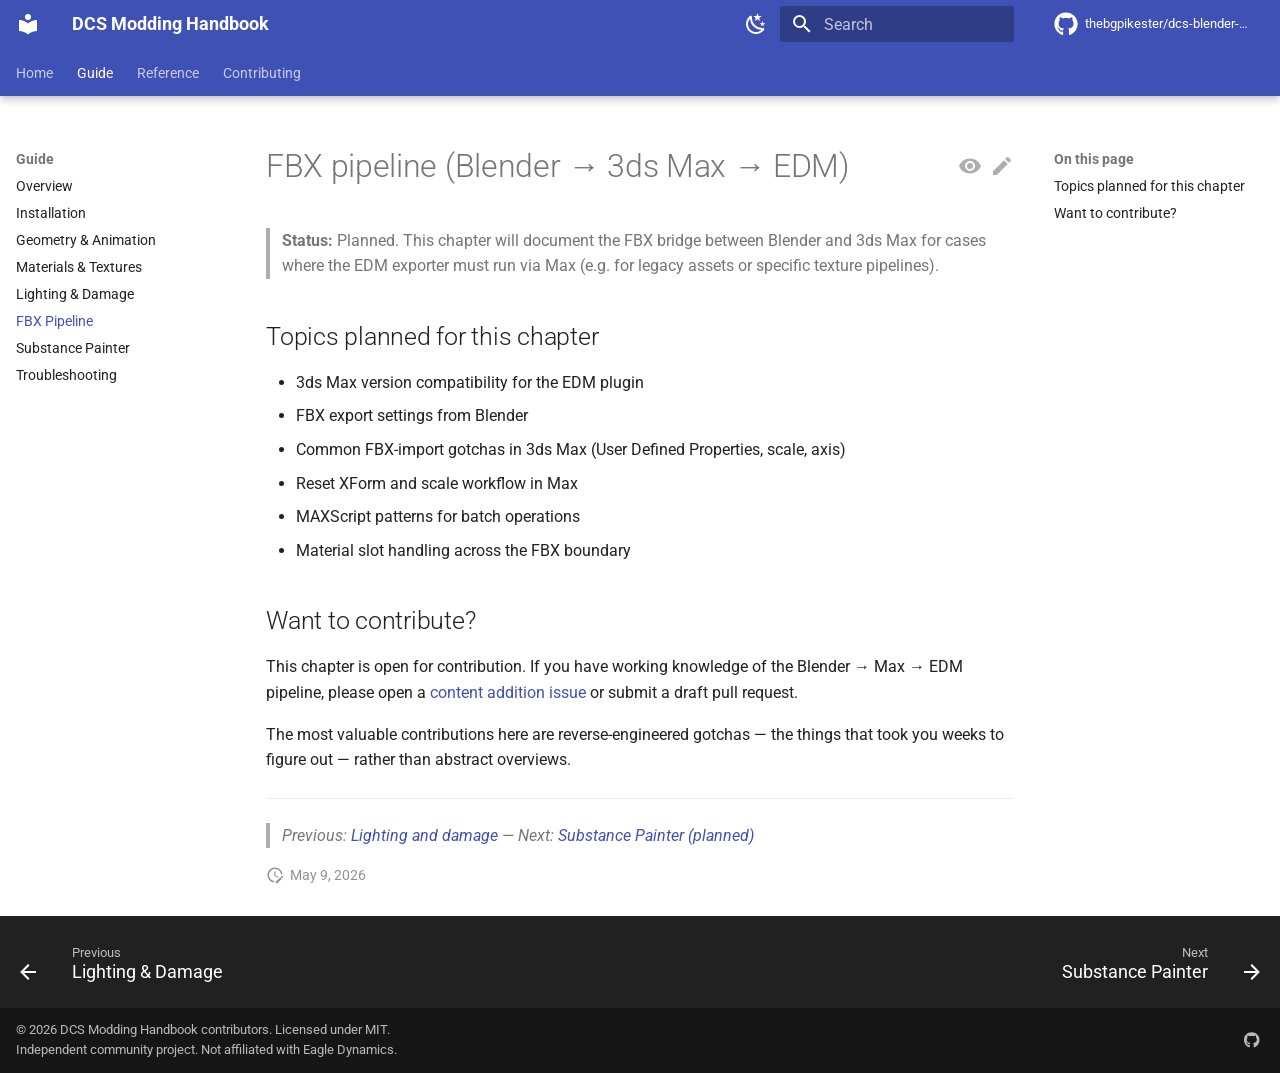
<file: 05-fbx-pipeline/index.html>
<!doctype html>
<html lang="en" class="no-js">
  <head>
    
      <meta charset="utf-8">
      <meta name="viewport" content="width=device-width,initial-scale=1">
      
        <meta name="description" content="Bridging Blender with 3ds Max for legacy EDM workflows. Planned chapter.">
      
      
        <meta name="author" content="thebgpikester">
      
      
        <link rel="canonical" href="https://thebgpikester.github.io/dcs-blender-modding-handbook/05-fbx-pipeline/">
      
      
        <link rel="prev" href="../04-lighting-damage/">
      
      
        <link rel="next" href="../06-substance-painter/">
      
      
      <link rel="icon" href="../assets/images/favicon.png">
      <meta name="generator" content="mkdocs-1.6.1, mkdocs-material-9.5.49">
    
    
      
        <title>FBX pipeline - DCS Modding Handbook</title>
      
    
    
      <link rel="stylesheet" href="../assets/stylesheets/main.6f8fc17f.min.css">
      
        
        <link rel="stylesheet" href="../assets/stylesheets/palette.06af60db.min.css">
      
      


    
    
      
    
    
      
        
        
        <link rel="preconnect" href="https://fonts.gstatic.com" crossorigin>
        <link rel="stylesheet" href="https://fonts.googleapis.com/css?family=Roboto:300,300i,400,400i,700,700i%7CRoboto+Mono:400,400i,700,700i&display=fallback">
        <style>:root{--md-text-font:"Roboto";--md-code-font:"Roboto Mono"}</style>
      
    
    
      <link rel="stylesheet" href="../stylesheets/extra.css">
    
    <script>__md_scope=new URL("..",location),__md_hash=e=>[...e].reduce(((e,_)=>(e<<5)-e+_.charCodeAt(0)),0),__md_get=(e,_=localStorage,t=__md_scope)=>JSON.parse(_.getItem(t.pathname+"."+e)),__md_set=(e,_,t=localStorage,a=__md_scope)=>{try{t.setItem(a.pathname+"."+e,JSON.stringify(_))}catch(e){}}</script>
    
      

    
    
    
   <link href="../assets/stylesheets/glightbox.min.css" rel="stylesheet"/><style>
    html.glightbox-open { overflow: initial; height: 100%; }
    .gslide-title { margin-top: 0px; user-select: text; }
    .gslide-desc { color: #666; user-select: text; }
    .gslide-image img { background: white; }
    .gscrollbar-fixer { padding-right: 15px; }
    .gdesc-inner { font-size: 0.75rem; }
    body[data-md-color-scheme="slate"] .gdesc-inner { background: var(--md-default-bg-color);}
    body[data-md-color-scheme="slate"] .gslide-title { color: var(--md-default-fg-color);}
    body[data-md-color-scheme="slate"] .gslide-desc { color: var(--md-default-fg-color);}</style> <script src="../assets/javascripts/glightbox.min.js"></script></head>
  
  
    
    
      
    
    
    
    
    <body dir="ltr" data-md-color-scheme="slate" data-md-color-primary="black" data-md-color-accent="amber">
  
    
    <input class="md-toggle" data-md-toggle="drawer" type="checkbox" id="__drawer" autocomplete="off">
    <input class="md-toggle" data-md-toggle="search" type="checkbox" id="__search" autocomplete="off">
    <label class="md-overlay" for="__drawer"></label>
    <div data-md-component="skip">
      
        
        <a href="#fbx-pipeline-blender-3ds-max-edm" class="md-skip">
          Skip to content
        </a>
      
    </div>
    <div data-md-component="announce">
      
    </div>
    
    
      

  

<header class="md-header md-header--shadow md-header--lifted" data-md-component="header">
  <nav class="md-header__inner md-grid" aria-label="Header">
    <a href=".." title="DCS Modding Handbook" class="md-header__button md-logo" aria-label="DCS Modding Handbook" data-md-component="logo">
      
  
  <svg xmlns="http://www.w3.org/2000/svg" viewBox="0 0 24 24"><path d="M12 8a3 3 0 0 0 3-3 3 3 0 0 0-3-3 3 3 0 0 0-3 3 3 3 0 0 0 3 3m0 3.54C9.64 9.35 6.5 8 3 8v11c3.5 0 6.64 1.35 9 3.54 2.36-2.19 5.5-3.54 9-3.54V8c-3.5 0-6.64 1.35-9 3.54"/></svg>

    </a>
    <label class="md-header__button md-icon" for="__drawer">
      
      <svg xmlns="http://www.w3.org/2000/svg" viewBox="0 0 24 24"><path d="M3 6h18v2H3zm0 5h18v2H3zm0 5h18v2H3z"/></svg>
    </label>
    <div class="md-header__title" data-md-component="header-title">
      <div class="md-header__ellipsis">
        <div class="md-header__topic">
          <span class="md-ellipsis">
            DCS Modding Handbook
          </span>
        </div>
        <div class="md-header__topic" data-md-component="header-topic">
          <span class="md-ellipsis">
            
              FBX pipeline
            
          </span>
        </div>
      </div>
    </div>
    
      
        <form class="md-header__option" data-md-component="palette">
  
    
    
    
    <input class="md-option" data-md-color-media="(prefers-color-scheme: dark)" data-md-color-scheme="slate" data-md-color-primary="black" data-md-color-accent="amber"  aria-label="Switch to light mode"  type="radio" name="__palette" id="__palette_0">
    
      <label class="md-header__button md-icon" title="Switch to light mode" for="__palette_1" hidden>
        <svg xmlns="http://www.w3.org/2000/svg" viewBox="0 0 24 24"><path d="M12 7a5 5 0 0 1 5 5 5 5 0 0 1-5 5 5 5 0 0 1-5-5 5 5 0 0 1 5-5m0 2a3 3 0 0 0-3 3 3 3 0 0 0 3 3 3 3 0 0 0 3-3 3 3 0 0 0-3-3m0-7 2.39 3.42C13.65 5.15 12.84 5 12 5s-1.65.15-2.39.42zM3.34 7l4.16-.35A7.2 7.2 0 0 0 5.94 8.5c-.44.74-.69 1.5-.83 2.29zm.02 10 1.76-3.77a7.131 7.131 0 0 0 2.38 4.14zM20.65 7l-1.77 3.79a7.02 7.02 0 0 0-2.38-4.15zm-.01 10-4.14.36c.59-.51 1.12-1.14 1.54-1.86.42-.73.69-1.5.83-2.29zM12 22l-2.41-3.44c.74.27 1.55.44 2.41.44.82 0 1.63-.17 2.37-.44z"/></svg>
      </label>
    
  
    
    
    
    <input class="md-option" data-md-color-media="(prefers-color-scheme: light)" data-md-color-scheme="default" data-md-color-primary="indigo" data-md-color-accent="amber"  aria-label="Switch to dark mode"  type="radio" name="__palette" id="__palette_1">
    
      <label class="md-header__button md-icon" title="Switch to dark mode" for="__palette_0" hidden>
        <svg xmlns="http://www.w3.org/2000/svg" viewBox="0 0 24 24"><path d="m17.75 4.09-2.53 1.94.91 3.06-2.63-1.81-2.63 1.81.91-3.06-2.53-1.94L12.44 4l1.06-3 1.06 3zm3.5 6.91-1.64 1.25.59 1.98-1.7-1.17-1.7 1.17.59-1.98L15.75 11l2.06-.05L18.5 9l.69 1.95zm-2.28 4.95c.83-.08 1.72 1.1 1.19 1.85-.32.45-.66.87-1.08 1.27C15.17 23 8.84 23 4.94 19.07c-3.91-3.9-3.91-10.24 0-14.14.4-.4.82-.76 1.27-1.08.75-.53 1.93.36 1.85 1.19-.27 2.86.69 5.83 2.89 8.02a9.96 9.96 0 0 0 8.02 2.89m-1.64 2.02a12.08 12.08 0 0 1-7.8-3.47c-2.17-2.19-3.33-5-3.49-7.82-2.81 3.14-2.7 7.96.31 10.98 3.02 3.01 7.84 3.12 10.98.31"/></svg>
      </label>
    
  
</form>
      
    
    
      <script>var palette=__md_get("__palette");if(palette&&palette.color){if("(prefers-color-scheme)"===palette.color.media){var media=matchMedia("(prefers-color-scheme: light)"),input=document.querySelector(media.matches?"[data-md-color-media='(prefers-color-scheme: light)']":"[data-md-color-media='(prefers-color-scheme: dark)']");palette.color.media=input.getAttribute("data-md-color-media"),palette.color.scheme=input.getAttribute("data-md-color-scheme"),palette.color.primary=input.getAttribute("data-md-color-primary"),palette.color.accent=input.getAttribute("data-md-color-accent")}for(var[key,value]of Object.entries(palette.color))document.body.setAttribute("data-md-color-"+key,value)}</script>
    
    
    
      <label class="md-header__button md-icon" for="__search">
        
        <svg xmlns="http://www.w3.org/2000/svg" viewBox="0 0 24 24"><path d="M9.5 3A6.5 6.5 0 0 1 16 9.5c0 1.61-.59 3.09-1.56 4.23l.27.27h.79l5 5-1.5 1.5-5-5v-.79l-.27-.27A6.52 6.52 0 0 1 9.5 16 6.5 6.5 0 0 1 3 9.5 6.5 6.5 0 0 1 9.5 3m0 2C7 5 5 7 5 9.5S7 14 9.5 14 14 12 14 9.5 12 5 9.5 5"/></svg>
      </label>
      <div class="md-search" data-md-component="search" role="dialog">
  <label class="md-search__overlay" for="__search"></label>
  <div class="md-search__inner" role="search">
    <form class="md-search__form" name="search">
      <input type="text" class="md-search__input" name="query" aria-label="Search" placeholder="Search" autocapitalize="off" autocorrect="off" autocomplete="off" spellcheck="false" data-md-component="search-query" required>
      <label class="md-search__icon md-icon" for="__search">
        
        <svg xmlns="http://www.w3.org/2000/svg" viewBox="0 0 24 24"><path d="M9.5 3A6.5 6.5 0 0 1 16 9.5c0 1.61-.59 3.09-1.56 4.23l.27.27h.79l5 5-1.5 1.5-5-5v-.79l-.27-.27A6.52 6.52 0 0 1 9.5 16 6.5 6.5 0 0 1 3 9.5 6.5 6.5 0 0 1 9.5 3m0 2C7 5 5 7 5 9.5S7 14 9.5 14 14 12 14 9.5 12 5 9.5 5"/></svg>
        
        <svg xmlns="http://www.w3.org/2000/svg" viewBox="0 0 24 24"><path d="M20 11v2H8l5.5 5.5-1.42 1.42L4.16 12l7.92-7.92L13.5 5.5 8 11z"/></svg>
      </label>
      <nav class="md-search__options" aria-label="Search">
        
          <a href="javascript:void(0)" class="md-search__icon md-icon" title="Share" aria-label="Share" data-clipboard data-clipboard-text="" data-md-component="search-share" tabindex="-1">
            
            <svg xmlns="http://www.w3.org/2000/svg" viewBox="0 0 24 24"><path d="M18 16.08c-.76 0-1.44.3-1.96.77L8.91 12.7c.05-.23.09-.46.09-.7s-.04-.47-.09-.7l7.05-4.11c.54.5 1.25.81 2.04.81a3 3 0 0 0 3-3 3 3 0 0 0-3-3 3 3 0 0 0-3 3c0 .24.04.47.09.7L8.04 9.81C7.5 9.31 6.79 9 6 9a3 3 0 0 0-3 3 3 3 0 0 0 3 3c.79 0 1.5-.31 2.04-.81l7.12 4.15c-.05.21-.08.43-.08.66 0 1.61 1.31 2.91 2.92 2.91s2.92-1.3 2.92-2.91A2.92 2.92 0 0 0 18 16.08"/></svg>
          </a>
        
        <button type="reset" class="md-search__icon md-icon" title="Clear" aria-label="Clear" tabindex="-1">
          
          <svg xmlns="http://www.w3.org/2000/svg" viewBox="0 0 24 24"><path d="M19 6.41 17.59 5 12 10.59 6.41 5 5 6.41 10.59 12 5 17.59 6.41 19 12 13.41 17.59 19 19 17.59 13.41 12z"/></svg>
        </button>
      </nav>
      
        <div class="md-search__suggest" data-md-component="search-suggest"></div>
      
    </form>
    <div class="md-search__output">
      <div class="md-search__scrollwrap" tabindex="0" data-md-scrollfix>
        <div class="md-search-result" data-md-component="search-result">
          <div class="md-search-result__meta">
            Initializing search
          </div>
          <ol class="md-search-result__list" role="presentation"></ol>
        </div>
      </div>
    </div>
  </div>
</div>
    
    
      <div class="md-header__source">
        <a href="https://github.com/thebgpikester/dcs-blender-modding-handbook" title="Go to repository" class="md-source" data-md-component="source">
  <div class="md-source__icon md-icon">
    
    <svg xmlns="http://www.w3.org/2000/svg" viewBox="0 0 496 512"><!--! Font Awesome Free 6.7.1 by @fontawesome - https://fontawesome.com License - https://fontawesome.com/license/free (Icons: CC BY 4.0, Fonts: SIL OFL 1.1, Code: MIT License) Copyright 2024 Fonticons, Inc.--><path d="M165.9 397.4c0 2-2.3 3.6-5.2 3.6-3.3.3-5.6-1.3-5.6-3.6 0-2 2.3-3.6 5.2-3.6 3-.3 5.6 1.3 5.6 3.6m-31.1-4.5c-.7 2 1.3 4.3 4.3 4.9 2.6 1 5.6 0 6.2-2s-1.3-4.3-4.3-5.2c-2.6-.7-5.5.3-6.2 2.3m44.2-1.7c-2.9.7-4.9 2.6-4.6 4.9.3 2 2.9 3.3 5.9 2.6 2.9-.7 4.9-2.6 4.6-4.6-.3-1.9-3-3.2-5.9-2.9M244.8 8C106.1 8 0 113.3 0 252c0 110.9 69.8 205.8 169.5 239.2 12.8 2.3 17.3-5.6 17.3-12.1 0-6.2-.3-40.4-.3-61.4 0 0-70 15-84.7-29.8 0 0-11.4-29.1-27.8-36.6 0 0-22.9-15.7 1.6-15.4 0 0 24.9 2 38.6 25.8 21.9 38.6 58.6 27.5 72.9 20.9 2.3-16 8.8-27.1 16-33.7-55.9-6.2-112.3-14.3-112.3-110.5 0-27.5 7.6-41.3 23.6-58.9-2.6-6.5-11.1-33.3 2.6-67.9 20.9-6.5 69 27 69 27 20-5.6 41.5-8.5 62.8-8.5s42.8 2.9 62.8 8.5c0 0 48.1-33.6 69-27 13.7 34.7 5.2 61.4 2.6 67.9 16 17.7 25.8 31.5 25.8 58.9 0 96.5-58.9 104.2-114.8 110.5 9.2 7.9 17 22.9 17 46.4 0 33.7-.3 75.4-.3 83.6 0 6.5 4.6 14.4 17.3 12.1C428.2 457.8 496 362.9 496 252 496 113.3 383.5 8 244.8 8M97.2 352.9c-1.3 1-1 3.3.7 5.2 1.6 1.6 3.9 2.3 5.2 1 1.3-1 1-3.3-.7-5.2-1.6-1.6-3.9-2.3-5.2-1m-10.8-8.1c-.7 1.3.3 2.9 2.3 3.9 1.6 1 3.6.7 4.3-.7.7-1.3-.3-2.9-2.3-3.9-2-.6-3.6-.3-4.3.7m32.4 35.6c-1.6 1.3-1 4.3 1.3 6.2 2.3 2.3 5.2 2.6 6.5 1 1.3-1.3.7-4.3-1.3-6.2-2.2-2.3-5.2-2.6-6.5-1m-11.4-14.7c-1.6 1-1.6 3.6 0 5.9s4.3 3.3 5.6 2.3c1.6-1.3 1.6-3.9 0-6.2-1.4-2.3-4-3.3-5.6-2"/></svg>
  </div>
  <div class="md-source__repository">
    thebgpikester/dcs-blender-modding-handbook
  </div>
</a>
      </div>
    
  </nav>
  
    
      
<nav class="md-tabs" aria-label="Tabs" data-md-component="tabs">
  <div class="md-grid">
    <ul class="md-tabs__list">
      
        
  
  
  
    <li class="md-tabs__item">
      <a href=".." class="md-tabs__link">
        
  
    
  
  Home

      </a>
    </li>
  

      
        
  
  
    
  
  
    
    
      <li class="md-tabs__item md-tabs__item--active">
        <a href="../00-overview/" class="md-tabs__link">
          
  
    
  
  Guide

        </a>
      </li>
    
  

      
        
  
  
  
    
    
      <li class="md-tabs__item">
        <a href="../reference/hotkey-reference/" class="md-tabs__link">
          
  
    
  
  Reference

        </a>
      </li>
    
  

      
        
  
  
  
    <li class="md-tabs__item">
      <a href="../contributing/" class="md-tabs__link">
        
  
    
  
  Contributing

      </a>
    </li>
  

      
    </ul>
  </div>
</nav>
    
  
</header>
    
    <div class="md-container" data-md-component="container">
      
      
        
      
      <main class="md-main" data-md-component="main">
        <div class="md-main__inner md-grid">
          
            
              
              <div class="md-sidebar md-sidebar--primary" data-md-component="sidebar" data-md-type="navigation" >
                <div class="md-sidebar__scrollwrap">
                  <div class="md-sidebar__inner">
                    


  


<nav class="md-nav md-nav--primary md-nav--lifted" aria-label="Navigation" data-md-level="0">
  <label class="md-nav__title" for="__drawer">
    <a href=".." title="DCS Modding Handbook" class="md-nav__button md-logo" aria-label="DCS Modding Handbook" data-md-component="logo">
      
  
  <svg xmlns="http://www.w3.org/2000/svg" viewBox="0 0 24 24"><path d="M12 8a3 3 0 0 0 3-3 3 3 0 0 0-3-3 3 3 0 0 0-3 3 3 3 0 0 0 3 3m0 3.54C9.64 9.35 6.5 8 3 8v11c3.5 0 6.64 1.35 9 3.54 2.36-2.19 5.5-3.54 9-3.54V8c-3.5 0-6.64 1.35-9 3.54"/></svg>

    </a>
    DCS Modding Handbook
  </label>
  
    <div class="md-nav__source">
      <a href="https://github.com/thebgpikester/dcs-blender-modding-handbook" title="Go to repository" class="md-source" data-md-component="source">
  <div class="md-source__icon md-icon">
    
    <svg xmlns="http://www.w3.org/2000/svg" viewBox="0 0 496 512"><!--! Font Awesome Free 6.7.1 by @fontawesome - https://fontawesome.com License - https://fontawesome.com/license/free (Icons: CC BY 4.0, Fonts: SIL OFL 1.1, Code: MIT License) Copyright 2024 Fonticons, Inc.--><path d="M165.9 397.4c0 2-2.3 3.6-5.2 3.6-3.3.3-5.6-1.3-5.6-3.6 0-2 2.3-3.6 5.2-3.6 3-.3 5.6 1.3 5.6 3.6m-31.1-4.5c-.7 2 1.3 4.3 4.3 4.9 2.6 1 5.6 0 6.2-2s-1.3-4.3-4.3-5.2c-2.6-.7-5.5.3-6.2 2.3m44.2-1.7c-2.9.7-4.9 2.6-4.6 4.9.3 2 2.9 3.3 5.9 2.6 2.9-.7 4.9-2.6 4.6-4.6-.3-1.9-3-3.2-5.9-2.9M244.8 8C106.1 8 0 113.3 0 252c0 110.9 69.8 205.8 169.5 239.2 12.8 2.3 17.3-5.6 17.3-12.1 0-6.2-.3-40.4-.3-61.4 0 0-70 15-84.7-29.8 0 0-11.4-29.1-27.8-36.6 0 0-22.9-15.7 1.6-15.4 0 0 24.9 2 38.6 25.8 21.9 38.6 58.6 27.5 72.9 20.9 2.3-16 8.8-27.1 16-33.7-55.9-6.2-112.3-14.3-112.3-110.5 0-27.5 7.6-41.3 23.6-58.9-2.6-6.5-11.1-33.3 2.6-67.9 20.9-6.5 69 27 69 27 20-5.6 41.5-8.5 62.8-8.5s42.8 2.9 62.8 8.5c0 0 48.1-33.6 69-27 13.7 34.7 5.2 61.4 2.6 67.9 16 17.7 25.8 31.5 25.8 58.9 0 96.5-58.9 104.2-114.8 110.5 9.2 7.9 17 22.9 17 46.4 0 33.7-.3 75.4-.3 83.6 0 6.5 4.6 14.4 17.3 12.1C428.2 457.8 496 362.9 496 252 496 113.3 383.5 8 244.8 8M97.2 352.9c-1.3 1-1 3.3.7 5.2 1.6 1.6 3.9 2.3 5.2 1 1.3-1 1-3.3-.7-5.2-1.6-1.6-3.9-2.3-5.2-1m-10.8-8.1c-.7 1.3.3 2.9 2.3 3.9 1.6 1 3.6.7 4.3-.7.7-1.3-.3-2.9-2.3-3.9-2-.6-3.6-.3-4.3.7m32.4 35.6c-1.6 1.3-1 4.3 1.3 6.2 2.3 2.3 5.2 2.6 6.5 1 1.3-1.3.7-4.3-1.3-6.2-2.2-2.3-5.2-2.6-6.5-1m-11.4-14.7c-1.6 1-1.6 3.6 0 5.9s4.3 3.3 5.6 2.3c1.6-1.3 1.6-3.9 0-6.2-1.4-2.3-4-3.3-5.6-2"/></svg>
  </div>
  <div class="md-source__repository">
    thebgpikester/dcs-blender-modding-handbook
  </div>
</a>
    </div>
  
  <ul class="md-nav__list" data-md-scrollfix>
    
      
      
  
  
  
  
    <li class="md-nav__item">
      <a href=".." class="md-nav__link">
        
  
  <span class="md-ellipsis">
    Home
  </span>
  

      </a>
    </li>
  

    
      
      
  
  
    
  
  
  
    
    
      
        
      
        
      
        
      
        
      
        
      
        
      
        
      
        
      
    
    
      
        
        
      
      
        
      
    
    
    <li class="md-nav__item md-nav__item--active md-nav__item--section md-nav__item--nested">
      
        
        
        <input class="md-nav__toggle md-toggle " type="checkbox" id="__nav_2" checked>
        
          
          <label class="md-nav__link" for="__nav_2" id="__nav_2_label" tabindex="">
            
  
  <span class="md-ellipsis">
    Guide
  </span>
  

            <span class="md-nav__icon md-icon"></span>
          </label>
        
        <nav class="md-nav" data-md-level="1" aria-labelledby="__nav_2_label" aria-expanded="true">
          <label class="md-nav__title" for="__nav_2">
            <span class="md-nav__icon md-icon"></span>
            Guide
          </label>
          <ul class="md-nav__list" data-md-scrollfix>
            
              
                
  
  
  
  
    <li class="md-nav__item">
      <a href="../00-overview/" class="md-nav__link">
        
  
  <span class="md-ellipsis">
    Overview
  </span>
  

      </a>
    </li>
  

              
            
              
                
  
  
  
  
    <li class="md-nav__item">
      <a href="../01-installation/" class="md-nav__link">
        
  
  <span class="md-ellipsis">
    Installation
  </span>
  

      </a>
    </li>
  

              
            
              
                
  
  
  
  
    <li class="md-nav__item">
      <a href="../02-geometry-animation/" class="md-nav__link">
        
  
  <span class="md-ellipsis">
    Geometry & Animation
  </span>
  

      </a>
    </li>
  

              
            
              
                
  
  
  
  
    <li class="md-nav__item">
      <a href="../03-materials-textures/" class="md-nav__link">
        
  
  <span class="md-ellipsis">
    Materials & Textures
  </span>
  

      </a>
    </li>
  

              
            
              
                
  
  
  
  
    <li class="md-nav__item">
      <a href="../04-lighting-damage/" class="md-nav__link">
        
  
  <span class="md-ellipsis">
    Lighting & Damage
  </span>
  

      </a>
    </li>
  

              
            
              
                
  
  
    
  
  
  
    <li class="md-nav__item md-nav__item--active">
      
      <input class="md-nav__toggle md-toggle" type="checkbox" id="__toc">
      
      
        
      
      
        <label class="md-nav__link md-nav__link--active" for="__toc">
          
  
  <span class="md-ellipsis">
    FBX Pipeline
  </span>
  

          <span class="md-nav__icon md-icon"></span>
        </label>
      
      <a href="./" class="md-nav__link md-nav__link--active">
        
  
  <span class="md-ellipsis">
    FBX Pipeline
  </span>
  

      </a>
      
        

  

<nav class="md-nav md-nav--secondary" aria-label="On this page">
  
  
  
    
  
  
    <label class="md-nav__title" for="__toc">
      <span class="md-nav__icon md-icon"></span>
      On this page
    </label>
    <ul class="md-nav__list" data-md-component="toc" data-md-scrollfix>
      
        <li class="md-nav__item">
  <a href="#topics-planned-for-this-chapter" class="md-nav__link">
    <span class="md-ellipsis">
      Topics planned for this chapter
    </span>
  </a>
  
</li>
      
        <li class="md-nav__item">
  <a href="#want-to-contribute" class="md-nav__link">
    <span class="md-ellipsis">
      Want to contribute?
    </span>
  </a>
  
</li>
      
    </ul>
  
</nav>
      
    </li>
  

              
            
              
                
  
  
  
  
    <li class="md-nav__item">
      <a href="../06-substance-painter/" class="md-nav__link">
        
  
  <span class="md-ellipsis">
    Substance Painter
  </span>
  

      </a>
    </li>
  

              
            
              
                
  
  
  
  
    <li class="md-nav__item">
      <a href="../07-troubleshooting/" class="md-nav__link">
        
  
  <span class="md-ellipsis">
    Troubleshooting
  </span>
  

      </a>
    </li>
  

              
            
          </ul>
        </nav>
      
    </li>
  

    
      
      
  
  
  
  
    
    
      
        
      
        
      
        
      
        
      
    
    
      
      
        
      
    
    
    <li class="md-nav__item md-nav__item--nested">
      
        
        
          
        
        <input class="md-nav__toggle md-toggle md-toggle--indeterminate" type="checkbox" id="__nav_3" >
        
          
          <label class="md-nav__link" for="__nav_3" id="__nav_3_label" tabindex="0">
            
  
  <span class="md-ellipsis">
    Reference
  </span>
  

            <span class="md-nav__icon md-icon"></span>
          </label>
        
        <nav class="md-nav" data-md-level="1" aria-labelledby="__nav_3_label" aria-expanded="false">
          <label class="md-nav__title" for="__nav_3">
            <span class="md-nav__icon md-icon"></span>
            Reference
          </label>
          <ul class="md-nav__list" data-md-scrollfix>
            
              
                
  
  
  
  
    <li class="md-nav__item">
      <a href="../reference/hotkey-reference/" class="md-nav__link">
        
  
  <span class="md-ellipsis">
    Hotkeys
  </span>
  

      </a>
    </li>
  

              
            
              
                
  
  
  
  
    <li class="md-nav__item">
      <a href="../reference/naming-conventions/" class="md-nav__link">
        
  
  <span class="md-ellipsis">
    Naming Conventions
  </span>
  

      </a>
    </li>
  

              
            
              
                
  
  
  
  
    <li class="md-nav__item">
      <a href="../reference/object-types/" class="md-nav__link">
        
  
  <span class="md-ellipsis">
    Object Types
  </span>
  

      </a>
    </li>
  

              
            
              
                
  
  
  
  
    <li class="md-nav__item">
      <a href="../reference/edm-material-inputs/" class="md-nav__link">
        
  
  <span class="md-ellipsis">
    EDM Material Inputs
  </span>
  

      </a>
    </li>
  

              
            
          </ul>
        </nav>
      
    </li>
  

    
      
      
  
  
  
  
    <li class="md-nav__item">
      <a href="../contributing/" class="md-nav__link">
        
  
  <span class="md-ellipsis">
    Contributing
  </span>
  

      </a>
    </li>
  

    
  </ul>
</nav>
                  </div>
                </div>
              </div>
            
            
              
              <div class="md-sidebar md-sidebar--secondary" data-md-component="sidebar" data-md-type="toc" >
                <div class="md-sidebar__scrollwrap">
                  <div class="md-sidebar__inner">
                    

  

<nav class="md-nav md-nav--secondary" aria-label="On this page">
  
  
  
    
  
  
    <label class="md-nav__title" for="__toc">
      <span class="md-nav__icon md-icon"></span>
      On this page
    </label>
    <ul class="md-nav__list" data-md-component="toc" data-md-scrollfix>
      
        <li class="md-nav__item">
  <a href="#topics-planned-for-this-chapter" class="md-nav__link">
    <span class="md-ellipsis">
      Topics planned for this chapter
    </span>
  </a>
  
</li>
      
        <li class="md-nav__item">
  <a href="#want-to-contribute" class="md-nav__link">
    <span class="md-ellipsis">
      Want to contribute?
    </span>
  </a>
  
</li>
      
    </ul>
  
</nav>
                  </div>
                </div>
              </div>
            
          
          
            <div class="md-content" data-md-component="content">
              <article class="md-content__inner md-typeset">
                
                  

  
    <a href="https://github.com/thebgpikester/dcs-blender-modding-handbook/edit/main/docs/05-fbx-pipeline.md" title="Edit this page" class="md-content__button md-icon">
      
      <svg xmlns="http://www.w3.org/2000/svg" viewBox="0 0 24 24"><path d="M20.71 7.04c.39-.39.39-1.04 0-1.41l-2.34-2.34c-.37-.39-1.02-.39-1.41 0l-1.84 1.83 3.75 3.75M3 17.25V21h3.75L17.81 9.93l-3.75-3.75z"/></svg>
    </a>
  
  
    
      
    
    <a href="https://github.com/thebgpikester/dcs-blender-modding-handbook/raw/main/docs/05-fbx-pipeline.md" title="View source of this page" class="md-content__button md-icon">
      
      <svg xmlns="http://www.w3.org/2000/svg" viewBox="0 0 24 24"><path d="M12 9a3 3 0 0 0-3 3 3 3 0 0 0 3 3 3 3 0 0 0 3-3 3 3 0 0 0-3-3m0 8a5 5 0 0 1-5-5 5 5 0 0 1 5-5 5 5 0 0 1 5 5 5 5 0 0 1-5 5m0-12.5C7 4.5 2.73 7.61 1 12c1.73 4.39 6 7.5 11 7.5s9.27-3.11 11-7.5c-1.73-4.39-6-7.5-11-7.5"/></svg>
    </a>
  


<h1 id="fbx-pipeline-blender-3ds-max-edm">FBX pipeline (Blender → 3ds Max → EDM)<a class="headerlink" href="#fbx-pipeline-blender-3ds-max-edm" title="Permanent link">&para;</a></h1>
<blockquote>
<p><strong>Status:</strong> Planned. This chapter will document the FBX bridge between Blender and 3ds Max for cases where the EDM exporter must run via Max (e.g. for legacy assets or specific texture pipelines).</p>
</blockquote>
<h2 id="topics-planned-for-this-chapter">Topics planned for this chapter<a class="headerlink" href="#topics-planned-for-this-chapter" title="Permanent link">&para;</a></h2>
<ul>
<li>3ds Max version compatibility for the EDM plugin</li>
<li>FBX export settings from Blender</li>
<li>Common FBX-import gotchas in 3ds Max (User Defined Properties, scale, axis)</li>
<li>Reset XForm and scale workflow in Max</li>
<li>MAXScript patterns for batch operations</li>
<li>Material slot handling across the FBX boundary</li>
</ul>
<h2 id="want-to-contribute">Want to contribute?<a class="headerlink" href="#want-to-contribute" title="Permanent link">&para;</a></h2>
<p>This chapter is open for contribution. If you have working knowledge of the Blender → Max → EDM pipeline, please open a <a href="https://github.com/thebgpikester/dcs-blender-modding-handbook/issues/new?template=content_addition.md">content addition issue</a> or submit a draft pull request.</p>
<p>The most valuable contributions here are reverse-engineered gotchas — the things that took you weeks to figure out — rather than abstract overviews.</p>
<hr />
<blockquote>
<p><em>Previous: <a href="../04-lighting-damage/">Lighting and damage</a> — Next: <a href="../06-substance-painter/">Substance Painter (planned)</a></em></p>
</blockquote>







  
    
  
  


  <aside class="md-source-file">
    
      
  <span class="md-source-file__fact">
    <span class="md-icon" title="Last update">
      <svg xmlns="http://www.w3.org/2000/svg" viewBox="0 0 24 24"><path d="M21 13.1c-.1 0-.3.1-.4.2l-1 1 2.1 2.1 1-1c.2-.2.2-.6 0-.8l-1.3-1.3c-.1-.1-.2-.2-.4-.2m-1.9 1.8-6.1 6V23h2.1l6.1-6.1zM12.5 7v5.2l4 2.4-1 1L11 13V7zM11 21.9c-5.1-.5-9-4.8-9-9.9C2 6.5 6.5 2 12 2c5.3 0 9.6 4.1 10 9.3-.3-.1-.6-.2-1-.2s-.7.1-1 .2C19.6 7.2 16.2 4 12 4c-4.4 0-8 3.6-8 8 0 4.1 3.1 7.5 7.1 7.9l-.1.2z"/></svg>
    </span>
    <span class="git-revision-date-localized-plugin git-revision-date-localized-plugin-date">May 9, 2026</span>
  </span>

    
    
    
    
  </aside>





                
              </article>
            </div>
          
          
  <script>var tabs=__md_get("__tabs");if(Array.isArray(tabs))e:for(var set of document.querySelectorAll(".tabbed-set")){var labels=set.querySelector(".tabbed-labels");for(var tab of tabs)for(var label of labels.getElementsByTagName("label"))if(label.innerText.trim()===tab){var input=document.getElementById(label.htmlFor);input.checked=!0;continue e}}</script>

<script>var target=document.getElementById(location.hash.slice(1));target&&target.name&&(target.checked=target.name.startsWith("__tabbed_"))</script>
        </div>
        
          <button type="button" class="md-top md-icon" data-md-component="top" hidden>
  
  <svg xmlns="http://www.w3.org/2000/svg" viewBox="0 0 24 24"><path d="M13 20h-2V8l-5.5 5.5-1.42-1.42L12 4.16l7.92 7.92-1.42 1.42L13 8z"/></svg>
  Back to top
</button>
        
      </main>
      
        <footer class="md-footer">
  
    
      
      <nav class="md-footer__inner md-grid" aria-label="Footer" >
        
          
          <a href="../04-lighting-damage/" class="md-footer__link md-footer__link--prev" aria-label="Previous: Lighting &amp; Damage">
            <div class="md-footer__button md-icon">
              
              <svg xmlns="http://www.w3.org/2000/svg" viewBox="0 0 24 24"><path d="M20 11v2H8l5.5 5.5-1.42 1.42L4.16 12l7.92-7.92L13.5 5.5 8 11z"/></svg>
            </div>
            <div class="md-footer__title">
              <span class="md-footer__direction">
                Previous
              </span>
              <div class="md-ellipsis">
                Lighting & Damage
              </div>
            </div>
          </a>
        
        
          
          <a href="../06-substance-painter/" class="md-footer__link md-footer__link--next" aria-label="Next: Substance Painter">
            <div class="md-footer__title">
              <span class="md-footer__direction">
                Next
              </span>
              <div class="md-ellipsis">
                Substance Painter
              </div>
            </div>
            <div class="md-footer__button md-icon">
              
              <svg xmlns="http://www.w3.org/2000/svg" viewBox="0 0 24 24"><path d="M4 11v2h12l-5.5 5.5 1.42 1.42L19.84 12l-7.92-7.92L10.5 5.5 16 11z"/></svg>
            </div>
          </a>
        
      </nav>
    
  
  <div class="md-footer-meta md-typeset">
    <div class="md-footer-meta__inner md-grid">
      <div class="md-copyright">
  
    <div class="md-copyright__highlight">
      &copy; 2026 DCS Modding Handbook contributors. Licensed under MIT.<br>
Independent community project. Not affiliated with Eagle Dynamics.

    </div>
  
  
</div>
      
        <div class="md-social">
  
    
    
    
    
    <a href="https://github.com/thebgpikester/dcs-blender-modding-handbook" target="_blank" rel="noopener" title="GitHub repository" class="md-social__link">
      <svg xmlns="http://www.w3.org/2000/svg" viewBox="0 0 496 512"><!--! Font Awesome Free 6.7.1 by @fontawesome - https://fontawesome.com License - https://fontawesome.com/license/free (Icons: CC BY 4.0, Fonts: SIL OFL 1.1, Code: MIT License) Copyright 2024 Fonticons, Inc.--><path d="M165.9 397.4c0 2-2.3 3.6-5.2 3.6-3.3.3-5.6-1.3-5.6-3.6 0-2 2.3-3.6 5.2-3.6 3-.3 5.6 1.3 5.6 3.6m-31.1-4.5c-.7 2 1.3 4.3 4.3 4.9 2.6 1 5.6 0 6.2-2s-1.3-4.3-4.3-5.2c-2.6-.7-5.5.3-6.2 2.3m44.2-1.7c-2.9.7-4.9 2.6-4.6 4.9.3 2 2.9 3.3 5.9 2.6 2.9-.7 4.9-2.6 4.6-4.6-.3-1.9-3-3.2-5.9-2.9M244.8 8C106.1 8 0 113.3 0 252c0 110.9 69.8 205.8 169.5 239.2 12.8 2.3 17.3-5.6 17.3-12.1 0-6.2-.3-40.4-.3-61.4 0 0-70 15-84.7-29.8 0 0-11.4-29.1-27.8-36.6 0 0-22.9-15.7 1.6-15.4 0 0 24.9 2 38.6 25.8 21.9 38.6 58.6 27.5 72.9 20.9 2.3-16 8.8-27.1 16-33.7-55.9-6.2-112.3-14.3-112.3-110.5 0-27.5 7.6-41.3 23.6-58.9-2.6-6.5-11.1-33.3 2.6-67.9 20.9-6.5 69 27 69 27 20-5.6 41.5-8.5 62.8-8.5s42.8 2.9 62.8 8.5c0 0 48.1-33.6 69-27 13.7 34.7 5.2 61.4 2.6 67.9 16 17.7 25.8 31.5 25.8 58.9 0 96.5-58.9 104.2-114.8 110.5 9.2 7.9 17 22.9 17 46.4 0 33.7-.3 75.4-.3 83.6 0 6.5 4.6 14.4 17.3 12.1C428.2 457.8 496 362.9 496 252 496 113.3 383.5 8 244.8 8M97.2 352.9c-1.3 1-1 3.3.7 5.2 1.6 1.6 3.9 2.3 5.2 1 1.3-1 1-3.3-.7-5.2-1.6-1.6-3.9-2.3-5.2-1m-10.8-8.1c-.7 1.3.3 2.9 2.3 3.9 1.6 1 3.6.7 4.3-.7.7-1.3-.3-2.9-2.3-3.9-2-.6-3.6-.3-4.3.7m32.4 35.6c-1.6 1.3-1 4.3 1.3 6.2 2.3 2.3 5.2 2.6 6.5 1 1.3-1.3.7-4.3-1.3-6.2-2.2-2.3-5.2-2.6-6.5-1m-11.4-14.7c-1.6 1-1.6 3.6 0 5.9s4.3 3.3 5.6 2.3c1.6-1.3 1.6-3.9 0-6.2-1.4-2.3-4-3.3-5.6-2"/></svg>
    </a>
  
</div>
      
    </div>
  </div>
</footer>
      
    </div>
    <div class="md-dialog" data-md-component="dialog">
      <div class="md-dialog__inner md-typeset"></div>
    </div>
    
    
    <script id="__config" type="application/json">{"base": "..", "features": ["navigation.tabs", "navigation.tabs.sticky", "navigation.sections", "navigation.expand", "navigation.indexes", "navigation.top", "navigation.tracking", "navigation.footer", "search.suggest", "search.highlight", "search.share", "content.code.copy", "content.code.annotate", "content.tabs.link", "content.action.edit", "content.action.view", "content.tooltips", "toc.follow"], "search": "../assets/javascripts/workers/search.6ce7567c.min.js", "translations": {"clipboard.copied": "Copied to clipboard", "clipboard.copy": "Copy to clipboard", "search.result.more.one": "1 more on this page", "search.result.more.other": "# more on this page", "search.result.none": "No matching documents", "search.result.one": "1 matching document", "search.result.other": "# matching documents", "search.result.placeholder": "Type to start searching", "search.result.term.missing": "Missing", "select.version": "Select version"}}</script>
    
    
      <script src="../assets/javascripts/bundle.88dd0f4e.min.js"></script>
      
    
  <script id="init-glightbox">const lightbox = GLightbox({"touchNavigation": true, "loop": false, "zoomable": true, "draggable": true, "openEffect": "zoom", "closeEffect": "zoom", "slideEffect": "slide"});
document$.subscribe(() => { lightbox.reload() });
</script></body>
</html>
</file>
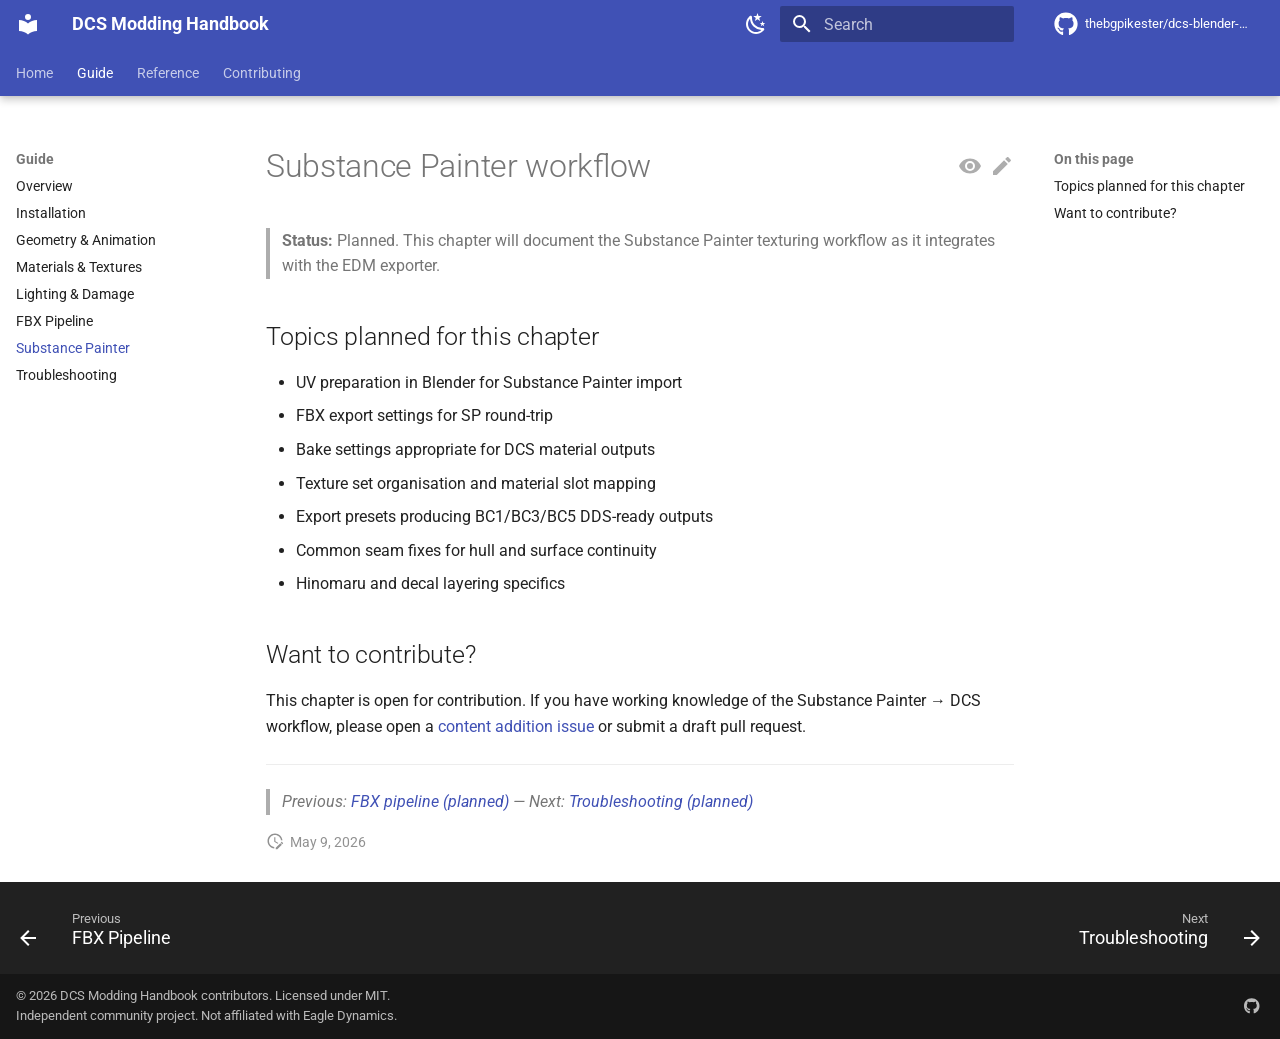
<file: 06-substance-painter/index.html>
<!doctype html>
<html lang="en" class="no-js">
  <head>
    
      <meta charset="utf-8">
      <meta name="viewport" content="width=device-width,initial-scale=1">
      
        <meta name="description" content="Texturing DCS assets with Substance Painter and exporting to DDS for the EDM material system. Planned chapter.">
      
      
        <meta name="author" content="thebgpikester">
      
      
        <link rel="canonical" href="https://thebgpikester.github.io/dcs-blender-modding-handbook/06-substance-painter/">
      
      
        <link rel="prev" href="../05-fbx-pipeline/">
      
      
        <link rel="next" href="../07-troubleshooting/">
      
      
      <link rel="icon" href="../assets/images/favicon.png">
      <meta name="generator" content="mkdocs-1.6.1, mkdocs-material-9.5.49">
    
    
      
        <title>Substance Painter workflow - DCS Modding Handbook</title>
      
    
    
      <link rel="stylesheet" href="../assets/stylesheets/main.6f8fc17f.min.css">
      
        
        <link rel="stylesheet" href="../assets/stylesheets/palette.06af60db.min.css">
      
      


    
    
      
    
    
      
        
        
        <link rel="preconnect" href="https://fonts.gstatic.com" crossorigin>
        <link rel="stylesheet" href="https://fonts.googleapis.com/css?family=Roboto:300,300i,400,400i,700,700i%7CRoboto+Mono:400,400i,700,700i&display=fallback">
        <style>:root{--md-text-font:"Roboto";--md-code-font:"Roboto Mono"}</style>
      
    
    
      <link rel="stylesheet" href="../stylesheets/extra.css">
    
    <script>__md_scope=new URL("..",location),__md_hash=e=>[...e].reduce(((e,_)=>(e<<5)-e+_.charCodeAt(0)),0),__md_get=(e,_=localStorage,t=__md_scope)=>JSON.parse(_.getItem(t.pathname+"."+e)),__md_set=(e,_,t=localStorage,a=__md_scope)=>{try{t.setItem(a.pathname+"."+e,JSON.stringify(_))}catch(e){}}</script>
    
      

    
    
    
   <link href="../assets/stylesheets/glightbox.min.css" rel="stylesheet"/><style>
    html.glightbox-open { overflow: initial; height: 100%; }
    .gslide-title { margin-top: 0px; user-select: text; }
    .gslide-desc { color: #666; user-select: text; }
    .gslide-image img { background: white; }
    .gscrollbar-fixer { padding-right: 15px; }
    .gdesc-inner { font-size: 0.75rem; }
    body[data-md-color-scheme="slate"] .gdesc-inner { background: var(--md-default-bg-color);}
    body[data-md-color-scheme="slate"] .gslide-title { color: var(--md-default-fg-color);}
    body[data-md-color-scheme="slate"] .gslide-desc { color: var(--md-default-fg-color);}</style> <script src="../assets/javascripts/glightbox.min.js"></script></head>
  
  
    
    
      
    
    
    
    
    <body dir="ltr" data-md-color-scheme="slate" data-md-color-primary="black" data-md-color-accent="amber">
  
    
    <input class="md-toggle" data-md-toggle="drawer" type="checkbox" id="__drawer" autocomplete="off">
    <input class="md-toggle" data-md-toggle="search" type="checkbox" id="__search" autocomplete="off">
    <label class="md-overlay" for="__drawer"></label>
    <div data-md-component="skip">
      
        
        <a href="#substance-painter-workflow" class="md-skip">
          Skip to content
        </a>
      
    </div>
    <div data-md-component="announce">
      
    </div>
    
    
      

  

<header class="md-header md-header--shadow md-header--lifted" data-md-component="header">
  <nav class="md-header__inner md-grid" aria-label="Header">
    <a href=".." title="DCS Modding Handbook" class="md-header__button md-logo" aria-label="DCS Modding Handbook" data-md-component="logo">
      
  
  <svg xmlns="http://www.w3.org/2000/svg" viewBox="0 0 24 24"><path d="M12 8a3 3 0 0 0 3-3 3 3 0 0 0-3-3 3 3 0 0 0-3 3 3 3 0 0 0 3 3m0 3.54C9.64 9.35 6.5 8 3 8v11c3.5 0 6.64 1.35 9 3.54 2.36-2.19 5.5-3.54 9-3.54V8c-3.5 0-6.64 1.35-9 3.54"/></svg>

    </a>
    <label class="md-header__button md-icon" for="__drawer">
      
      <svg xmlns="http://www.w3.org/2000/svg" viewBox="0 0 24 24"><path d="M3 6h18v2H3zm0 5h18v2H3zm0 5h18v2H3z"/></svg>
    </label>
    <div class="md-header__title" data-md-component="header-title">
      <div class="md-header__ellipsis">
        <div class="md-header__topic">
          <span class="md-ellipsis">
            DCS Modding Handbook
          </span>
        </div>
        <div class="md-header__topic" data-md-component="header-topic">
          <span class="md-ellipsis">
            
              Substance Painter workflow
            
          </span>
        </div>
      </div>
    </div>
    
      
        <form class="md-header__option" data-md-component="palette">
  
    
    
    
    <input class="md-option" data-md-color-media="(prefers-color-scheme: dark)" data-md-color-scheme="slate" data-md-color-primary="black" data-md-color-accent="amber"  aria-label="Switch to light mode"  type="radio" name="__palette" id="__palette_0">
    
      <label class="md-header__button md-icon" title="Switch to light mode" for="__palette_1" hidden>
        <svg xmlns="http://www.w3.org/2000/svg" viewBox="0 0 24 24"><path d="M12 7a5 5 0 0 1 5 5 5 5 0 0 1-5 5 5 5 0 0 1-5-5 5 5 0 0 1 5-5m0 2a3 3 0 0 0-3 3 3 3 0 0 0 3 3 3 3 0 0 0 3-3 3 3 0 0 0-3-3m0-7 2.39 3.42C13.65 5.15 12.84 5 12 5s-1.65.15-2.39.42zM3.34 7l4.16-.35A7.2 7.2 0 0 0 5.94 8.5c-.44.74-.69 1.5-.83 2.29zm.02 10 1.76-3.77a7.131 7.131 0 0 0 2.38 4.14zM20.65 7l-1.77 3.79a7.02 7.02 0 0 0-2.38-4.15zm-.01 10-4.14.36c.59-.51 1.12-1.14 1.54-1.86.42-.73.69-1.5.83-2.29zM12 22l-2.41-3.44c.74.27 1.55.44 2.41.44.82 0 1.63-.17 2.37-.44z"/></svg>
      </label>
    
  
    
    
    
    <input class="md-option" data-md-color-media="(prefers-color-scheme: light)" data-md-color-scheme="default" data-md-color-primary="indigo" data-md-color-accent="amber"  aria-label="Switch to dark mode"  type="radio" name="__palette" id="__palette_1">
    
      <label class="md-header__button md-icon" title="Switch to dark mode" for="__palette_0" hidden>
        <svg xmlns="http://www.w3.org/2000/svg" viewBox="0 0 24 24"><path d="m17.75 4.09-2.53 1.94.91 3.06-2.63-1.81-2.63 1.81.91-3.06-2.53-1.94L12.44 4l1.06-3 1.06 3zm3.5 6.91-1.64 1.25.59 1.98-1.7-1.17-1.7 1.17.59-1.98L15.75 11l2.06-.05L18.5 9l.69 1.95zm-2.28 4.95c.83-.08 1.72 1.1 1.19 1.85-.32.45-.66.87-1.08 1.27C15.17 23 8.84 23 4.94 19.07c-3.91-3.9-3.91-10.24 0-14.14.4-.4.82-.76 1.27-1.08.75-.53 1.93.36 1.85 1.19-.27 2.86.69 5.83 2.89 8.02a9.96 9.96 0 0 0 8.02 2.89m-1.64 2.02a12.08 12.08 0 0 1-7.8-3.47c-2.17-2.19-3.33-5-3.49-7.82-2.81 3.14-2.7 7.96.31 10.98 3.02 3.01 7.84 3.12 10.98.31"/></svg>
      </label>
    
  
</form>
      
    
    
      <script>var palette=__md_get("__palette");if(palette&&palette.color){if("(prefers-color-scheme)"===palette.color.media){var media=matchMedia("(prefers-color-scheme: light)"),input=document.querySelector(media.matches?"[data-md-color-media='(prefers-color-scheme: light)']":"[data-md-color-media='(prefers-color-scheme: dark)']");palette.color.media=input.getAttribute("data-md-color-media"),palette.color.scheme=input.getAttribute("data-md-color-scheme"),palette.color.primary=input.getAttribute("data-md-color-primary"),palette.color.accent=input.getAttribute("data-md-color-accent")}for(var[key,value]of Object.entries(palette.color))document.body.setAttribute("data-md-color-"+key,value)}</script>
    
    
    
      <label class="md-header__button md-icon" for="__search">
        
        <svg xmlns="http://www.w3.org/2000/svg" viewBox="0 0 24 24"><path d="M9.5 3A6.5 6.5 0 0 1 16 9.5c0 1.61-.59 3.09-1.56 4.23l.27.27h.79l5 5-1.5 1.5-5-5v-.79l-.27-.27A6.52 6.52 0 0 1 9.5 16 6.5 6.5 0 0 1 3 9.5 6.5 6.5 0 0 1 9.5 3m0 2C7 5 5 7 5 9.5S7 14 9.5 14 14 12 14 9.5 12 5 9.5 5"/></svg>
      </label>
      <div class="md-search" data-md-component="search" role="dialog">
  <label class="md-search__overlay" for="__search"></label>
  <div class="md-search__inner" role="search">
    <form class="md-search__form" name="search">
      <input type="text" class="md-search__input" name="query" aria-label="Search" placeholder="Search" autocapitalize="off" autocorrect="off" autocomplete="off" spellcheck="false" data-md-component="search-query" required>
      <label class="md-search__icon md-icon" for="__search">
        
        <svg xmlns="http://www.w3.org/2000/svg" viewBox="0 0 24 24"><path d="M9.5 3A6.5 6.5 0 0 1 16 9.5c0 1.61-.59 3.09-1.56 4.23l.27.27h.79l5 5-1.5 1.5-5-5v-.79l-.27-.27A6.52 6.52 0 0 1 9.5 16 6.5 6.5 0 0 1 3 9.5 6.5 6.5 0 0 1 9.5 3m0 2C7 5 5 7 5 9.5S7 14 9.5 14 14 12 14 9.5 12 5 9.5 5"/></svg>
        
        <svg xmlns="http://www.w3.org/2000/svg" viewBox="0 0 24 24"><path d="M20 11v2H8l5.5 5.5-1.42 1.42L4.16 12l7.92-7.92L13.5 5.5 8 11z"/></svg>
      </label>
      <nav class="md-search__options" aria-label="Search">
        
          <a href="javascript:void(0)" class="md-search__icon md-icon" title="Share" aria-label="Share" data-clipboard data-clipboard-text="" data-md-component="search-share" tabindex="-1">
            
            <svg xmlns="http://www.w3.org/2000/svg" viewBox="0 0 24 24"><path d="M18 16.08c-.76 0-1.44.3-1.96.77L8.91 12.7c.05-.23.09-.46.09-.7s-.04-.47-.09-.7l7.05-4.11c.54.5 1.25.81 2.04.81a3 3 0 0 0 3-3 3 3 0 0 0-3-3 3 3 0 0 0-3 3c0 .24.04.47.09.7L8.04 9.81C7.5 9.31 6.79 9 6 9a3 3 0 0 0-3 3 3 3 0 0 0 3 3c.79 0 1.5-.31 2.04-.81l7.12 4.15c-.05.21-.08.43-.08.66 0 1.61 1.31 2.91 2.92 2.91s2.92-1.3 2.92-2.91A2.92 2.92 0 0 0 18 16.08"/></svg>
          </a>
        
        <button type="reset" class="md-search__icon md-icon" title="Clear" aria-label="Clear" tabindex="-1">
          
          <svg xmlns="http://www.w3.org/2000/svg" viewBox="0 0 24 24"><path d="M19 6.41 17.59 5 12 10.59 6.41 5 5 6.41 10.59 12 5 17.59 6.41 19 12 13.41 17.59 19 19 17.59 13.41 12z"/></svg>
        </button>
      </nav>
      
        <div class="md-search__suggest" data-md-component="search-suggest"></div>
      
    </form>
    <div class="md-search__output">
      <div class="md-search__scrollwrap" tabindex="0" data-md-scrollfix>
        <div class="md-search-result" data-md-component="search-result">
          <div class="md-search-result__meta">
            Initializing search
          </div>
          <ol class="md-search-result__list" role="presentation"></ol>
        </div>
      </div>
    </div>
  </div>
</div>
    
    
      <div class="md-header__source">
        <a href="https://github.com/thebgpikester/dcs-blender-modding-handbook" title="Go to repository" class="md-source" data-md-component="source">
  <div class="md-source__icon md-icon">
    
    <svg xmlns="http://www.w3.org/2000/svg" viewBox="0 0 496 512"><!--! Font Awesome Free 6.7.1 by @fontawesome - https://fontawesome.com License - https://fontawesome.com/license/free (Icons: CC BY 4.0, Fonts: SIL OFL 1.1, Code: MIT License) Copyright 2024 Fonticons, Inc.--><path d="M165.9 397.4c0 2-2.3 3.6-5.2 3.6-3.3.3-5.6-1.3-5.6-3.6 0-2 2.3-3.6 5.2-3.6 3-.3 5.6 1.3 5.6 3.6m-31.1-4.5c-.7 2 1.3 4.3 4.3 4.9 2.6 1 5.6 0 6.2-2s-1.3-4.3-4.3-5.2c-2.6-.7-5.5.3-6.2 2.3m44.2-1.7c-2.9.7-4.9 2.6-4.6 4.9.3 2 2.9 3.3 5.9 2.6 2.9-.7 4.9-2.6 4.6-4.6-.3-1.9-3-3.2-5.9-2.9M244.8 8C106.1 8 0 113.3 0 252c0 110.9 69.8 205.8 169.5 239.2 12.8 2.3 17.3-5.6 17.3-12.1 0-6.2-.3-40.4-.3-61.4 0 0-70 15-84.7-29.8 0 0-11.4-29.1-27.8-36.6 0 0-22.9-15.7 1.6-15.4 0 0 24.9 2 38.6 25.8 21.9 38.6 58.6 27.5 72.9 20.9 2.3-16 8.8-27.1 16-33.7-55.9-6.2-112.3-14.3-112.3-110.5 0-27.5 7.6-41.3 23.6-58.9-2.6-6.5-11.1-33.3 2.6-67.9 20.9-6.5 69 27 69 27 20-5.6 41.5-8.5 62.8-8.5s42.8 2.9 62.8 8.5c0 0 48.1-33.6 69-27 13.7 34.7 5.2 61.4 2.6 67.9 16 17.7 25.8 31.5 25.8 58.9 0 96.5-58.9 104.2-114.8 110.5 9.2 7.9 17 22.9 17 46.4 0 33.7-.3 75.4-.3 83.6 0 6.5 4.6 14.4 17.3 12.1C428.2 457.8 496 362.9 496 252 496 113.3 383.5 8 244.8 8M97.2 352.9c-1.3 1-1 3.3.7 5.2 1.6 1.6 3.9 2.3 5.2 1 1.3-1 1-3.3-.7-5.2-1.6-1.6-3.9-2.3-5.2-1m-10.8-8.1c-.7 1.3.3 2.9 2.3 3.9 1.6 1 3.6.7 4.3-.7.7-1.3-.3-2.9-2.3-3.9-2-.6-3.6-.3-4.3.7m32.4 35.6c-1.6 1.3-1 4.3 1.3 6.2 2.3 2.3 5.2 2.6 6.5 1 1.3-1.3.7-4.3-1.3-6.2-2.2-2.3-5.2-2.6-6.5-1m-11.4-14.7c-1.6 1-1.6 3.6 0 5.9s4.3 3.3 5.6 2.3c1.6-1.3 1.6-3.9 0-6.2-1.4-2.3-4-3.3-5.6-2"/></svg>
  </div>
  <div class="md-source__repository">
    thebgpikester/dcs-blender-modding-handbook
  </div>
</a>
      </div>
    
  </nav>
  
    
      
<nav class="md-tabs" aria-label="Tabs" data-md-component="tabs">
  <div class="md-grid">
    <ul class="md-tabs__list">
      
        
  
  
  
    <li class="md-tabs__item">
      <a href=".." class="md-tabs__link">
        
  
    
  
  Home

      </a>
    </li>
  

      
        
  
  
    
  
  
    
    
      <li class="md-tabs__item md-tabs__item--active">
        <a href="../00-overview/" class="md-tabs__link">
          
  
    
  
  Guide

        </a>
      </li>
    
  

      
        
  
  
  
    
    
      <li class="md-tabs__item">
        <a href="../reference/hotkey-reference/" class="md-tabs__link">
          
  
    
  
  Reference

        </a>
      </li>
    
  

      
        
  
  
  
    <li class="md-tabs__item">
      <a href="../contributing/" class="md-tabs__link">
        
  
    
  
  Contributing

      </a>
    </li>
  

      
    </ul>
  </div>
</nav>
    
  
</header>
    
    <div class="md-container" data-md-component="container">
      
      
        
      
      <main class="md-main" data-md-component="main">
        <div class="md-main__inner md-grid">
          
            
              
              <div class="md-sidebar md-sidebar--primary" data-md-component="sidebar" data-md-type="navigation" >
                <div class="md-sidebar__scrollwrap">
                  <div class="md-sidebar__inner">
                    


  


<nav class="md-nav md-nav--primary md-nav--lifted" aria-label="Navigation" data-md-level="0">
  <label class="md-nav__title" for="__drawer">
    <a href=".." title="DCS Modding Handbook" class="md-nav__button md-logo" aria-label="DCS Modding Handbook" data-md-component="logo">
      
  
  <svg xmlns="http://www.w3.org/2000/svg" viewBox="0 0 24 24"><path d="M12 8a3 3 0 0 0 3-3 3 3 0 0 0-3-3 3 3 0 0 0-3 3 3 3 0 0 0 3 3m0 3.54C9.64 9.35 6.5 8 3 8v11c3.5 0 6.64 1.35 9 3.54 2.36-2.19 5.5-3.54 9-3.54V8c-3.5 0-6.64 1.35-9 3.54"/></svg>

    </a>
    DCS Modding Handbook
  </label>
  
    <div class="md-nav__source">
      <a href="https://github.com/thebgpikester/dcs-blender-modding-handbook" title="Go to repository" class="md-source" data-md-component="source">
  <div class="md-source__icon md-icon">
    
    <svg xmlns="http://www.w3.org/2000/svg" viewBox="0 0 496 512"><!--! Font Awesome Free 6.7.1 by @fontawesome - https://fontawesome.com License - https://fontawesome.com/license/free (Icons: CC BY 4.0, Fonts: SIL OFL 1.1, Code: MIT License) Copyright 2024 Fonticons, Inc.--><path d="M165.9 397.4c0 2-2.3 3.6-5.2 3.6-3.3.3-5.6-1.3-5.6-3.6 0-2 2.3-3.6 5.2-3.6 3-.3 5.6 1.3 5.6 3.6m-31.1-4.5c-.7 2 1.3 4.3 4.3 4.9 2.6 1 5.6 0 6.2-2s-1.3-4.3-4.3-5.2c-2.6-.7-5.5.3-6.2 2.3m44.2-1.7c-2.9.7-4.9 2.6-4.6 4.9.3 2 2.9 3.3 5.9 2.6 2.9-.7 4.9-2.6 4.6-4.6-.3-1.9-3-3.2-5.9-2.9M244.8 8C106.1 8 0 113.3 0 252c0 110.9 69.8 205.8 169.5 239.2 12.8 2.3 17.3-5.6 17.3-12.1 0-6.2-.3-40.4-.3-61.4 0 0-70 15-84.7-29.8 0 0-11.4-29.1-27.8-36.6 0 0-22.9-15.7 1.6-15.4 0 0 24.9 2 38.6 25.8 21.9 38.6 58.6 27.5 72.9 20.9 2.3-16 8.8-27.1 16-33.7-55.9-6.2-112.3-14.3-112.3-110.5 0-27.5 7.6-41.3 23.6-58.9-2.6-6.5-11.1-33.3 2.6-67.9 20.9-6.5 69 27 69 27 20-5.6 41.5-8.5 62.8-8.5s42.8 2.9 62.8 8.5c0 0 48.1-33.6 69-27 13.7 34.7 5.2 61.4 2.6 67.9 16 17.7 25.8 31.5 25.8 58.9 0 96.5-58.9 104.2-114.8 110.5 9.2 7.9 17 22.9 17 46.4 0 33.7-.3 75.4-.3 83.6 0 6.5 4.6 14.4 17.3 12.1C428.2 457.8 496 362.9 496 252 496 113.3 383.5 8 244.8 8M97.2 352.9c-1.3 1-1 3.3.7 5.2 1.6 1.6 3.9 2.3 5.2 1 1.3-1 1-3.3-.7-5.2-1.6-1.6-3.9-2.3-5.2-1m-10.8-8.1c-.7 1.3.3 2.9 2.3 3.9 1.6 1 3.6.7 4.3-.7.7-1.3-.3-2.9-2.3-3.9-2-.6-3.6-.3-4.3.7m32.4 35.6c-1.6 1.3-1 4.3 1.3 6.2 2.3 2.3 5.2 2.6 6.5 1 1.3-1.3.7-4.3-1.3-6.2-2.2-2.3-5.2-2.6-6.5-1m-11.4-14.7c-1.6 1-1.6 3.6 0 5.9s4.3 3.3 5.6 2.3c1.6-1.3 1.6-3.9 0-6.2-1.4-2.3-4-3.3-5.6-2"/></svg>
  </div>
  <div class="md-source__repository">
    thebgpikester/dcs-blender-modding-handbook
  </div>
</a>
    </div>
  
  <ul class="md-nav__list" data-md-scrollfix>
    
      
      
  
  
  
  
    <li class="md-nav__item">
      <a href=".." class="md-nav__link">
        
  
  <span class="md-ellipsis">
    Home
  </span>
  

      </a>
    </li>
  

    
      
      
  
  
    
  
  
  
    
    
      
        
      
        
      
        
      
        
      
        
      
        
      
        
      
        
      
    
    
      
        
        
      
      
        
      
    
    
    <li class="md-nav__item md-nav__item--active md-nav__item--section md-nav__item--nested">
      
        
        
        <input class="md-nav__toggle md-toggle " type="checkbox" id="__nav_2" checked>
        
          
          <label class="md-nav__link" for="__nav_2" id="__nav_2_label" tabindex="">
            
  
  <span class="md-ellipsis">
    Guide
  </span>
  

            <span class="md-nav__icon md-icon"></span>
          </label>
        
        <nav class="md-nav" data-md-level="1" aria-labelledby="__nav_2_label" aria-expanded="true">
          <label class="md-nav__title" for="__nav_2">
            <span class="md-nav__icon md-icon"></span>
            Guide
          </label>
          <ul class="md-nav__list" data-md-scrollfix>
            
              
                
  
  
  
  
    <li class="md-nav__item">
      <a href="../00-overview/" class="md-nav__link">
        
  
  <span class="md-ellipsis">
    Overview
  </span>
  

      </a>
    </li>
  

              
            
              
                
  
  
  
  
    <li class="md-nav__item">
      <a href="../01-installation/" class="md-nav__link">
        
  
  <span class="md-ellipsis">
    Installation
  </span>
  

      </a>
    </li>
  

              
            
              
                
  
  
  
  
    <li class="md-nav__item">
      <a href="../02-geometry-animation/" class="md-nav__link">
        
  
  <span class="md-ellipsis">
    Geometry & Animation
  </span>
  

      </a>
    </li>
  

              
            
              
                
  
  
  
  
    <li class="md-nav__item">
      <a href="../03-materials-textures/" class="md-nav__link">
        
  
  <span class="md-ellipsis">
    Materials & Textures
  </span>
  

      </a>
    </li>
  

              
            
              
                
  
  
  
  
    <li class="md-nav__item">
      <a href="../04-lighting-damage/" class="md-nav__link">
        
  
  <span class="md-ellipsis">
    Lighting & Damage
  </span>
  

      </a>
    </li>
  

              
            
              
                
  
  
  
  
    <li class="md-nav__item">
      <a href="../05-fbx-pipeline/" class="md-nav__link">
        
  
  <span class="md-ellipsis">
    FBX Pipeline
  </span>
  

      </a>
    </li>
  

              
            
              
                
  
  
    
  
  
  
    <li class="md-nav__item md-nav__item--active">
      
      <input class="md-nav__toggle md-toggle" type="checkbox" id="__toc">
      
      
        
      
      
        <label class="md-nav__link md-nav__link--active" for="__toc">
          
  
  <span class="md-ellipsis">
    Substance Painter
  </span>
  

          <span class="md-nav__icon md-icon"></span>
        </label>
      
      <a href="./" class="md-nav__link md-nav__link--active">
        
  
  <span class="md-ellipsis">
    Substance Painter
  </span>
  

      </a>
      
        

  

<nav class="md-nav md-nav--secondary" aria-label="On this page">
  
  
  
    
  
  
    <label class="md-nav__title" for="__toc">
      <span class="md-nav__icon md-icon"></span>
      On this page
    </label>
    <ul class="md-nav__list" data-md-component="toc" data-md-scrollfix>
      
        <li class="md-nav__item">
  <a href="#topics-planned-for-this-chapter" class="md-nav__link">
    <span class="md-ellipsis">
      Topics planned for this chapter
    </span>
  </a>
  
</li>
      
        <li class="md-nav__item">
  <a href="#want-to-contribute" class="md-nav__link">
    <span class="md-ellipsis">
      Want to contribute?
    </span>
  </a>
  
</li>
      
    </ul>
  
</nav>
      
    </li>
  

              
            
              
                
  
  
  
  
    <li class="md-nav__item">
      <a href="../07-troubleshooting/" class="md-nav__link">
        
  
  <span class="md-ellipsis">
    Troubleshooting
  </span>
  

      </a>
    </li>
  

              
            
          </ul>
        </nav>
      
    </li>
  

    
      
      
  
  
  
  
    
    
      
        
      
        
      
        
      
        
      
    
    
      
      
        
      
    
    
    <li class="md-nav__item md-nav__item--nested">
      
        
        
          
        
        <input class="md-nav__toggle md-toggle md-toggle--indeterminate" type="checkbox" id="__nav_3" >
        
          
          <label class="md-nav__link" for="__nav_3" id="__nav_3_label" tabindex="0">
            
  
  <span class="md-ellipsis">
    Reference
  </span>
  

            <span class="md-nav__icon md-icon"></span>
          </label>
        
        <nav class="md-nav" data-md-level="1" aria-labelledby="__nav_3_label" aria-expanded="false">
          <label class="md-nav__title" for="__nav_3">
            <span class="md-nav__icon md-icon"></span>
            Reference
          </label>
          <ul class="md-nav__list" data-md-scrollfix>
            
              
                
  
  
  
  
    <li class="md-nav__item">
      <a href="../reference/hotkey-reference/" class="md-nav__link">
        
  
  <span class="md-ellipsis">
    Hotkeys
  </span>
  

      </a>
    </li>
  

              
            
              
                
  
  
  
  
    <li class="md-nav__item">
      <a href="../reference/naming-conventions/" class="md-nav__link">
        
  
  <span class="md-ellipsis">
    Naming Conventions
  </span>
  

      </a>
    </li>
  

              
            
              
                
  
  
  
  
    <li class="md-nav__item">
      <a href="../reference/object-types/" class="md-nav__link">
        
  
  <span class="md-ellipsis">
    Object Types
  </span>
  

      </a>
    </li>
  

              
            
              
                
  
  
  
  
    <li class="md-nav__item">
      <a href="../reference/edm-material-inputs/" class="md-nav__link">
        
  
  <span class="md-ellipsis">
    EDM Material Inputs
  </span>
  

      </a>
    </li>
  

              
            
          </ul>
        </nav>
      
    </li>
  

    
      
      
  
  
  
  
    <li class="md-nav__item">
      <a href="../contributing/" class="md-nav__link">
        
  
  <span class="md-ellipsis">
    Contributing
  </span>
  

      </a>
    </li>
  

    
  </ul>
</nav>
                  </div>
                </div>
              </div>
            
            
              
              <div class="md-sidebar md-sidebar--secondary" data-md-component="sidebar" data-md-type="toc" >
                <div class="md-sidebar__scrollwrap">
                  <div class="md-sidebar__inner">
                    

  

<nav class="md-nav md-nav--secondary" aria-label="On this page">
  
  
  
    
  
  
    <label class="md-nav__title" for="__toc">
      <span class="md-nav__icon md-icon"></span>
      On this page
    </label>
    <ul class="md-nav__list" data-md-component="toc" data-md-scrollfix>
      
        <li class="md-nav__item">
  <a href="#topics-planned-for-this-chapter" class="md-nav__link">
    <span class="md-ellipsis">
      Topics planned for this chapter
    </span>
  </a>
  
</li>
      
        <li class="md-nav__item">
  <a href="#want-to-contribute" class="md-nav__link">
    <span class="md-ellipsis">
      Want to contribute?
    </span>
  </a>
  
</li>
      
    </ul>
  
</nav>
                  </div>
                </div>
              </div>
            
          
          
            <div class="md-content" data-md-component="content">
              <article class="md-content__inner md-typeset">
                
                  

  
    <a href="https://github.com/thebgpikester/dcs-blender-modding-handbook/edit/main/docs/06-substance-painter.md" title="Edit this page" class="md-content__button md-icon">
      
      <svg xmlns="http://www.w3.org/2000/svg" viewBox="0 0 24 24"><path d="M20.71 7.04c.39-.39.39-1.04 0-1.41l-2.34-2.34c-.37-.39-1.02-.39-1.41 0l-1.84 1.83 3.75 3.75M3 17.25V21h3.75L17.81 9.93l-3.75-3.75z"/></svg>
    </a>
  
  
    
      
    
    <a href="https://github.com/thebgpikester/dcs-blender-modding-handbook/raw/main/docs/06-substance-painter.md" title="View source of this page" class="md-content__button md-icon">
      
      <svg xmlns="http://www.w3.org/2000/svg" viewBox="0 0 24 24"><path d="M12 9a3 3 0 0 0-3 3 3 3 0 0 0 3 3 3 3 0 0 0 3-3 3 3 0 0 0-3-3m0 8a5 5 0 0 1-5-5 5 5 0 0 1 5-5 5 5 0 0 1 5 5 5 5 0 0 1-5 5m0-12.5C7 4.5 2.73 7.61 1 12c1.73 4.39 6 7.5 11 7.5s9.27-3.11 11-7.5c-1.73-4.39-6-7.5-11-7.5"/></svg>
    </a>
  


<h1 id="substance-painter-workflow">Substance Painter workflow<a class="headerlink" href="#substance-painter-workflow" title="Permanent link">&para;</a></h1>
<blockquote>
<p><strong>Status:</strong> Planned. This chapter will document the Substance Painter texturing workflow as it integrates with the EDM exporter.</p>
</blockquote>
<h2 id="topics-planned-for-this-chapter">Topics planned for this chapter<a class="headerlink" href="#topics-planned-for-this-chapter" title="Permanent link">&para;</a></h2>
<ul>
<li>UV preparation in Blender for Substance Painter import</li>
<li>FBX export settings for SP round-trip</li>
<li>Bake settings appropriate for DCS material outputs</li>
<li>Texture set organisation and material slot mapping</li>
<li>Export presets producing BC1/BC3/BC5 DDS-ready outputs</li>
<li>Common seam fixes for hull and surface continuity</li>
<li>Hinomaru and decal layering specifics</li>
</ul>
<h2 id="want-to-contribute">Want to contribute?<a class="headerlink" href="#want-to-contribute" title="Permanent link">&para;</a></h2>
<p>This chapter is open for contribution. If you have working knowledge of the Substance Painter → DCS workflow, please open a <a href="https://github.com/thebgpikester/dcs-blender-modding-handbook/issues/new?template=content_addition.md">content addition issue</a> or submit a draft pull request.</p>
<hr />
<blockquote>
<p><em>Previous: <a href="../05-fbx-pipeline/">FBX pipeline (planned)</a> — Next: <a href="../07-troubleshooting/">Troubleshooting (planned)</a></em></p>
</blockquote>







  
    
  
  


  <aside class="md-source-file">
    
      
  <span class="md-source-file__fact">
    <span class="md-icon" title="Last update">
      <svg xmlns="http://www.w3.org/2000/svg" viewBox="0 0 24 24"><path d="M21 13.1c-.1 0-.3.1-.4.2l-1 1 2.1 2.1 1-1c.2-.2.2-.6 0-.8l-1.3-1.3c-.1-.1-.2-.2-.4-.2m-1.9 1.8-6.1 6V23h2.1l6.1-6.1zM12.5 7v5.2l4 2.4-1 1L11 13V7zM11 21.9c-5.1-.5-9-4.8-9-9.9C2 6.5 6.5 2 12 2c5.3 0 9.6 4.1 10 9.3-.3-.1-.6-.2-1-.2s-.7.1-1 .2C19.6 7.2 16.2 4 12 4c-4.4 0-8 3.6-8 8 0 4.1 3.1 7.5 7.1 7.9l-.1.2z"/></svg>
    </span>
    <span class="git-revision-date-localized-plugin git-revision-date-localized-plugin-date">May 9, 2026</span>
  </span>

    
    
    
    
  </aside>





                
              </article>
            </div>
          
          
  <script>var tabs=__md_get("__tabs");if(Array.isArray(tabs))e:for(var set of document.querySelectorAll(".tabbed-set")){var labels=set.querySelector(".tabbed-labels");for(var tab of tabs)for(var label of labels.getElementsByTagName("label"))if(label.innerText.trim()===tab){var input=document.getElementById(label.htmlFor);input.checked=!0;continue e}}</script>

<script>var target=document.getElementById(location.hash.slice(1));target&&target.name&&(target.checked=target.name.startsWith("__tabbed_"))</script>
        </div>
        
          <button type="button" class="md-top md-icon" data-md-component="top" hidden>
  
  <svg xmlns="http://www.w3.org/2000/svg" viewBox="0 0 24 24"><path d="M13 20h-2V8l-5.5 5.5-1.42-1.42L12 4.16l7.92 7.92-1.42 1.42L13 8z"/></svg>
  Back to top
</button>
        
      </main>
      
        <footer class="md-footer">
  
    
      
      <nav class="md-footer__inner md-grid" aria-label="Footer" >
        
          
          <a href="../05-fbx-pipeline/" class="md-footer__link md-footer__link--prev" aria-label="Previous: FBX Pipeline">
            <div class="md-footer__button md-icon">
              
              <svg xmlns="http://www.w3.org/2000/svg" viewBox="0 0 24 24"><path d="M20 11v2H8l5.5 5.5-1.42 1.42L4.16 12l7.92-7.92L13.5 5.5 8 11z"/></svg>
            </div>
            <div class="md-footer__title">
              <span class="md-footer__direction">
                Previous
              </span>
              <div class="md-ellipsis">
                FBX Pipeline
              </div>
            </div>
          </a>
        
        
          
          <a href="../07-troubleshooting/" class="md-footer__link md-footer__link--next" aria-label="Next: Troubleshooting">
            <div class="md-footer__title">
              <span class="md-footer__direction">
                Next
              </span>
              <div class="md-ellipsis">
                Troubleshooting
              </div>
            </div>
            <div class="md-footer__button md-icon">
              
              <svg xmlns="http://www.w3.org/2000/svg" viewBox="0 0 24 24"><path d="M4 11v2h12l-5.5 5.5 1.42 1.42L19.84 12l-7.92-7.92L10.5 5.5 16 11z"/></svg>
            </div>
          </a>
        
      </nav>
    
  
  <div class="md-footer-meta md-typeset">
    <div class="md-footer-meta__inner md-grid">
      <div class="md-copyright">
  
    <div class="md-copyright__highlight">
      &copy; 2026 DCS Modding Handbook contributors. Licensed under MIT.<br>
Independent community project. Not affiliated with Eagle Dynamics.

    </div>
  
  
</div>
      
        <div class="md-social">
  
    
    
    
    
    <a href="https://github.com/thebgpikester/dcs-blender-modding-handbook" target="_blank" rel="noopener" title="GitHub repository" class="md-social__link">
      <svg xmlns="http://www.w3.org/2000/svg" viewBox="0 0 496 512"><!--! Font Awesome Free 6.7.1 by @fontawesome - https://fontawesome.com License - https://fontawesome.com/license/free (Icons: CC BY 4.0, Fonts: SIL OFL 1.1, Code: MIT License) Copyright 2024 Fonticons, Inc.--><path d="M165.9 397.4c0 2-2.3 3.6-5.2 3.6-3.3.3-5.6-1.3-5.6-3.6 0-2 2.3-3.6 5.2-3.6 3-.3 5.6 1.3 5.6 3.6m-31.1-4.5c-.7 2 1.3 4.3 4.3 4.9 2.6 1 5.6 0 6.2-2s-1.3-4.3-4.3-5.2c-2.6-.7-5.5.3-6.2 2.3m44.2-1.7c-2.9.7-4.9 2.6-4.6 4.9.3 2 2.9 3.3 5.9 2.6 2.9-.7 4.9-2.6 4.6-4.6-.3-1.9-3-3.2-5.9-2.9M244.8 8C106.1 8 0 113.3 0 252c0 110.9 69.8 205.8 169.5 239.2 12.8 2.3 17.3-5.6 17.3-12.1 0-6.2-.3-40.4-.3-61.4 0 0-70 15-84.7-29.8 0 0-11.4-29.1-27.8-36.6 0 0-22.9-15.7 1.6-15.4 0 0 24.9 2 38.6 25.8 21.9 38.6 58.6 27.5 72.9 20.9 2.3-16 8.8-27.1 16-33.7-55.9-6.2-112.3-14.3-112.3-110.5 0-27.5 7.6-41.3 23.6-58.9-2.6-6.5-11.1-33.3 2.6-67.9 20.9-6.5 69 27 69 27 20-5.6 41.5-8.5 62.8-8.5s42.8 2.9 62.8 8.5c0 0 48.1-33.6 69-27 13.7 34.7 5.2 61.4 2.6 67.9 16 17.7 25.8 31.5 25.8 58.9 0 96.5-58.9 104.2-114.8 110.5 9.2 7.9 17 22.9 17 46.4 0 33.7-.3 75.4-.3 83.6 0 6.5 4.6 14.4 17.3 12.1C428.2 457.8 496 362.9 496 252 496 113.3 383.5 8 244.8 8M97.2 352.9c-1.3 1-1 3.3.7 5.2 1.6 1.6 3.9 2.3 5.2 1 1.3-1 1-3.3-.7-5.2-1.6-1.6-3.9-2.3-5.2-1m-10.8-8.1c-.7 1.3.3 2.9 2.3 3.9 1.6 1 3.6.7 4.3-.7.7-1.3-.3-2.9-2.3-3.9-2-.6-3.6-.3-4.3.7m32.4 35.6c-1.6 1.3-1 4.3 1.3 6.2 2.3 2.3 5.2 2.6 6.5 1 1.3-1.3.7-4.3-1.3-6.2-2.2-2.3-5.2-2.6-6.5-1m-11.4-14.7c-1.6 1-1.6 3.6 0 5.9s4.3 3.3 5.6 2.3c1.6-1.3 1.6-3.9 0-6.2-1.4-2.3-4-3.3-5.6-2"/></svg>
    </a>
  
</div>
      
    </div>
  </div>
</footer>
      
    </div>
    <div class="md-dialog" data-md-component="dialog">
      <div class="md-dialog__inner md-typeset"></div>
    </div>
    
    
    <script id="__config" type="application/json">{"base": "..", "features": ["navigation.tabs", "navigation.tabs.sticky", "navigation.sections", "navigation.expand", "navigation.indexes", "navigation.top", "navigation.tracking", "navigation.footer", "search.suggest", "search.highlight", "search.share", "content.code.copy", "content.code.annotate", "content.tabs.link", "content.action.edit", "content.action.view", "content.tooltips", "toc.follow"], "search": "../assets/javascripts/workers/search.6ce7567c.min.js", "translations": {"clipboard.copied": "Copied to clipboard", "clipboard.copy": "Copy to clipboard", "search.result.more.one": "1 more on this page", "search.result.more.other": "# more on this page", "search.result.none": "No matching documents", "search.result.one": "1 matching document", "search.result.other": "# matching documents", "search.result.placeholder": "Type to start searching", "search.result.term.missing": "Missing", "select.version": "Select version"}}</script>
    
    
      <script src="../assets/javascripts/bundle.88dd0f4e.min.js"></script>
      
    
  <script id="init-glightbox">const lightbox = GLightbox({"touchNavigation": true, "loop": false, "zoomable": true, "draggable": true, "openEffect": "zoom", "closeEffect": "zoom", "slideEffect": "slide"});
document$.subscribe(() => { lightbox.reload() });
</script></body>
</html>
</file>
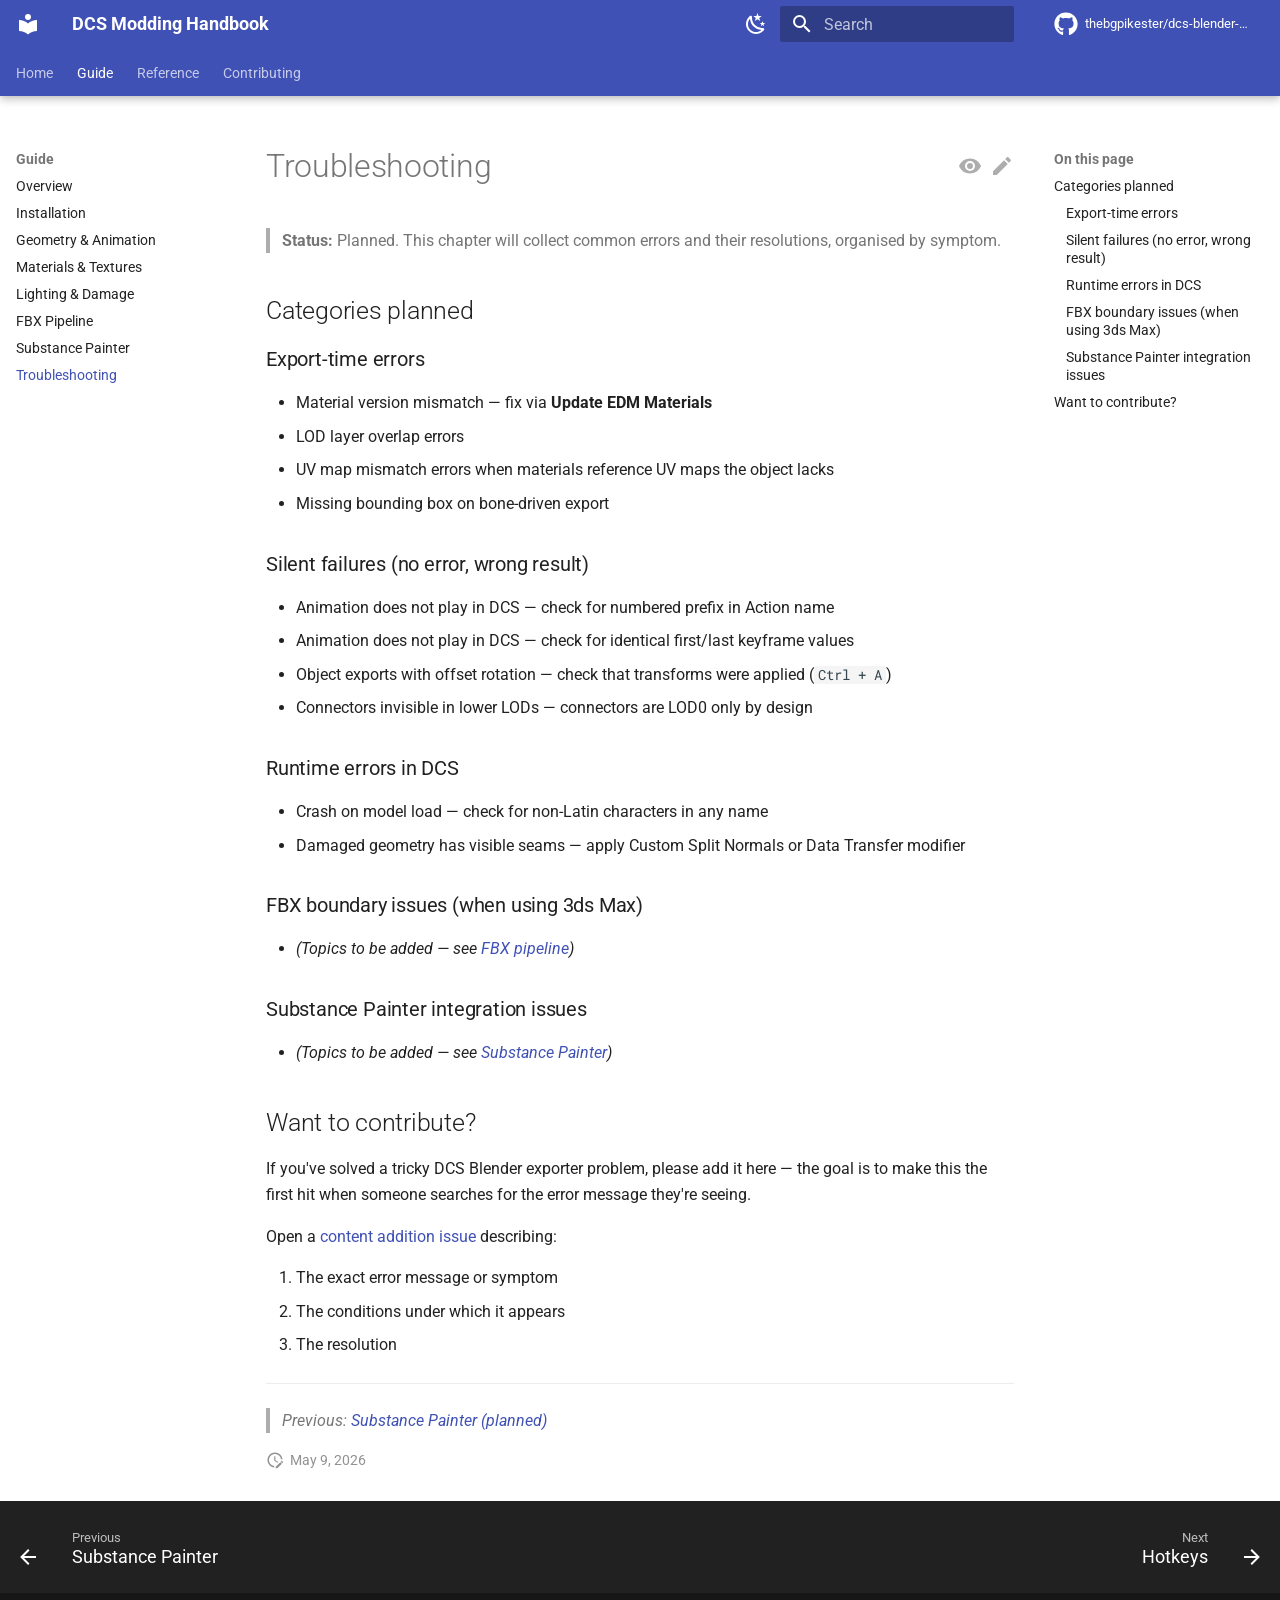
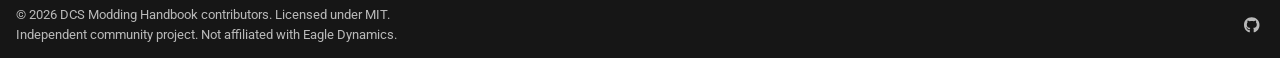
<file: 07-troubleshooting/index.html>
<!doctype html>
<html lang="en" class="no-js">
  <head>
    
      <meta charset="utf-8">
      <meta name="viewport" content="width=device-width,initial-scale=1">
      
        <meta name="description" content="Common errors at export time, runtime, and across the FBX boundary, with their resolutions.">
      
      
        <meta name="author" content="thebgpikester">
      
      
        <link rel="canonical" href="https://thebgpikester.github.io/dcs-blender-modding-handbook/07-troubleshooting/">
      
      
        <link rel="prev" href="../06-substance-painter/">
      
      
        <link rel="next" href="../reference/hotkey-reference/">
      
      
      <link rel="icon" href="../assets/images/favicon.png">
      <meta name="generator" content="mkdocs-1.6.1, mkdocs-material-9.5.49">
    
    
      
        <title>Troubleshooting - DCS Modding Handbook</title>
      
    
    
      <link rel="stylesheet" href="../assets/stylesheets/main.6f8fc17f.min.css">
      
        
        <link rel="stylesheet" href="../assets/stylesheets/palette.06af60db.min.css">
      
      


    
    
      
    
    
      
        
        
        <link rel="preconnect" href="https://fonts.gstatic.com" crossorigin>
        <link rel="stylesheet" href="https://fonts.googleapis.com/css?family=Roboto:300,300i,400,400i,700,700i%7CRoboto+Mono:400,400i,700,700i&display=fallback">
        <style>:root{--md-text-font:"Roboto";--md-code-font:"Roboto Mono"}</style>
      
    
    
      <link rel="stylesheet" href="../stylesheets/extra.css">
    
    <script>__md_scope=new URL("..",location),__md_hash=e=>[...e].reduce(((e,_)=>(e<<5)-e+_.charCodeAt(0)),0),__md_get=(e,_=localStorage,t=__md_scope)=>JSON.parse(_.getItem(t.pathname+"."+e)),__md_set=(e,_,t=localStorage,a=__md_scope)=>{try{t.setItem(a.pathname+"."+e,JSON.stringify(_))}catch(e){}}</script>
    
      

    
    
    
   <link href="../assets/stylesheets/glightbox.min.css" rel="stylesheet"/><style>
    html.glightbox-open { overflow: initial; height: 100%; }
    .gslide-title { margin-top: 0px; user-select: text; }
    .gslide-desc { color: #666; user-select: text; }
    .gslide-image img { background: white; }
    .gscrollbar-fixer { padding-right: 15px; }
    .gdesc-inner { font-size: 0.75rem; }
    body[data-md-color-scheme="slate"] .gdesc-inner { background: var(--md-default-bg-color);}
    body[data-md-color-scheme="slate"] .gslide-title { color: var(--md-default-fg-color);}
    body[data-md-color-scheme="slate"] .gslide-desc { color: var(--md-default-fg-color);}</style> <script src="../assets/javascripts/glightbox.min.js"></script></head>
  
  
    
    
      
    
    
    
    
    <body dir="ltr" data-md-color-scheme="slate" data-md-color-primary="black" data-md-color-accent="amber">
  
    
    <input class="md-toggle" data-md-toggle="drawer" type="checkbox" id="__drawer" autocomplete="off">
    <input class="md-toggle" data-md-toggle="search" type="checkbox" id="__search" autocomplete="off">
    <label class="md-overlay" for="__drawer"></label>
    <div data-md-component="skip">
      
        
        <a href="#troubleshooting" class="md-skip">
          Skip to content
        </a>
      
    </div>
    <div data-md-component="announce">
      
    </div>
    
    
      

  

<header class="md-header md-header--shadow md-header--lifted" data-md-component="header">
  <nav class="md-header__inner md-grid" aria-label="Header">
    <a href=".." title="DCS Modding Handbook" class="md-header__button md-logo" aria-label="DCS Modding Handbook" data-md-component="logo">
      
  
  <svg xmlns="http://www.w3.org/2000/svg" viewBox="0 0 24 24"><path d="M12 8a3 3 0 0 0 3-3 3 3 0 0 0-3-3 3 3 0 0 0-3 3 3 3 0 0 0 3 3m0 3.54C9.64 9.35 6.5 8 3 8v11c3.5 0 6.64 1.35 9 3.54 2.36-2.19 5.5-3.54 9-3.54V8c-3.5 0-6.64 1.35-9 3.54"/></svg>

    </a>
    <label class="md-header__button md-icon" for="__drawer">
      
      <svg xmlns="http://www.w3.org/2000/svg" viewBox="0 0 24 24"><path d="M3 6h18v2H3zm0 5h18v2H3zm0 5h18v2H3z"/></svg>
    </label>
    <div class="md-header__title" data-md-component="header-title">
      <div class="md-header__ellipsis">
        <div class="md-header__topic">
          <span class="md-ellipsis">
            DCS Modding Handbook
          </span>
        </div>
        <div class="md-header__topic" data-md-component="header-topic">
          <span class="md-ellipsis">
            
              Troubleshooting
            
          </span>
        </div>
      </div>
    </div>
    
      
        <form class="md-header__option" data-md-component="palette">
  
    
    
    
    <input class="md-option" data-md-color-media="(prefers-color-scheme: dark)" data-md-color-scheme="slate" data-md-color-primary="black" data-md-color-accent="amber"  aria-label="Switch to light mode"  type="radio" name="__palette" id="__palette_0">
    
      <label class="md-header__button md-icon" title="Switch to light mode" for="__palette_1" hidden>
        <svg xmlns="http://www.w3.org/2000/svg" viewBox="0 0 24 24"><path d="M12 7a5 5 0 0 1 5 5 5 5 0 0 1-5 5 5 5 0 0 1-5-5 5 5 0 0 1 5-5m0 2a3 3 0 0 0-3 3 3 3 0 0 0 3 3 3 3 0 0 0 3-3 3 3 0 0 0-3-3m0-7 2.39 3.42C13.65 5.15 12.84 5 12 5s-1.65.15-2.39.42zM3.34 7l4.16-.35A7.2 7.2 0 0 0 5.94 8.5c-.44.74-.69 1.5-.83 2.29zm.02 10 1.76-3.77a7.131 7.131 0 0 0 2.38 4.14zM20.65 7l-1.77 3.79a7.02 7.02 0 0 0-2.38-4.15zm-.01 10-4.14.36c.59-.51 1.12-1.14 1.54-1.86.42-.73.69-1.5.83-2.29zM12 22l-2.41-3.44c.74.27 1.55.44 2.41.44.82 0 1.63-.17 2.37-.44z"/></svg>
      </label>
    
  
    
    
    
    <input class="md-option" data-md-color-media="(prefers-color-scheme: light)" data-md-color-scheme="default" data-md-color-primary="indigo" data-md-color-accent="amber"  aria-label="Switch to dark mode"  type="radio" name="__palette" id="__palette_1">
    
      <label class="md-header__button md-icon" title="Switch to dark mode" for="__palette_0" hidden>
        <svg xmlns="http://www.w3.org/2000/svg" viewBox="0 0 24 24"><path d="m17.75 4.09-2.53 1.94.91 3.06-2.63-1.81-2.63 1.81.91-3.06-2.53-1.94L12.44 4l1.06-3 1.06 3zm3.5 6.91-1.64 1.25.59 1.98-1.7-1.17-1.7 1.17.59-1.98L15.75 11l2.06-.05L18.5 9l.69 1.95zm-2.28 4.95c.83-.08 1.72 1.1 1.19 1.85-.32.45-.66.87-1.08 1.27C15.17 23 8.84 23 4.94 19.07c-3.91-3.9-3.91-10.24 0-14.14.4-.4.82-.76 1.27-1.08.75-.53 1.93.36 1.85 1.19-.27 2.86.69 5.83 2.89 8.02a9.96 9.96 0 0 0 8.02 2.89m-1.64 2.02a12.08 12.08 0 0 1-7.8-3.47c-2.17-2.19-3.33-5-3.49-7.82-2.81 3.14-2.7 7.96.31 10.98 3.02 3.01 7.84 3.12 10.98.31"/></svg>
      </label>
    
  
</form>
      
    
    
      <script>var palette=__md_get("__palette");if(palette&&palette.color){if("(prefers-color-scheme)"===palette.color.media){var media=matchMedia("(prefers-color-scheme: light)"),input=document.querySelector(media.matches?"[data-md-color-media='(prefers-color-scheme: light)']":"[data-md-color-media='(prefers-color-scheme: dark)']");palette.color.media=input.getAttribute("data-md-color-media"),palette.color.scheme=input.getAttribute("data-md-color-scheme"),palette.color.primary=input.getAttribute("data-md-color-primary"),palette.color.accent=input.getAttribute("data-md-color-accent")}for(var[key,value]of Object.entries(palette.color))document.body.setAttribute("data-md-color-"+key,value)}</script>
    
    
    
      <label class="md-header__button md-icon" for="__search">
        
        <svg xmlns="http://www.w3.org/2000/svg" viewBox="0 0 24 24"><path d="M9.5 3A6.5 6.5 0 0 1 16 9.5c0 1.61-.59 3.09-1.56 4.23l.27.27h.79l5 5-1.5 1.5-5-5v-.79l-.27-.27A6.52 6.52 0 0 1 9.5 16 6.5 6.5 0 0 1 3 9.5 6.5 6.5 0 0 1 9.5 3m0 2C7 5 5 7 5 9.5S7 14 9.5 14 14 12 14 9.5 12 5 9.5 5"/></svg>
      </label>
      <div class="md-search" data-md-component="search" role="dialog">
  <label class="md-search__overlay" for="__search"></label>
  <div class="md-search__inner" role="search">
    <form class="md-search__form" name="search">
      <input type="text" class="md-search__input" name="query" aria-label="Search" placeholder="Search" autocapitalize="off" autocorrect="off" autocomplete="off" spellcheck="false" data-md-component="search-query" required>
      <label class="md-search__icon md-icon" for="__search">
        
        <svg xmlns="http://www.w3.org/2000/svg" viewBox="0 0 24 24"><path d="M9.5 3A6.5 6.5 0 0 1 16 9.5c0 1.61-.59 3.09-1.56 4.23l.27.27h.79l5 5-1.5 1.5-5-5v-.79l-.27-.27A6.52 6.52 0 0 1 9.5 16 6.5 6.5 0 0 1 3 9.5 6.5 6.5 0 0 1 9.5 3m0 2C7 5 5 7 5 9.5S7 14 9.5 14 14 12 14 9.5 12 5 9.5 5"/></svg>
        
        <svg xmlns="http://www.w3.org/2000/svg" viewBox="0 0 24 24"><path d="M20 11v2H8l5.5 5.5-1.42 1.42L4.16 12l7.92-7.92L13.5 5.5 8 11z"/></svg>
      </label>
      <nav class="md-search__options" aria-label="Search">
        
          <a href="javascript:void(0)" class="md-search__icon md-icon" title="Share" aria-label="Share" data-clipboard data-clipboard-text="" data-md-component="search-share" tabindex="-1">
            
            <svg xmlns="http://www.w3.org/2000/svg" viewBox="0 0 24 24"><path d="M18 16.08c-.76 0-1.44.3-1.96.77L8.91 12.7c.05-.23.09-.46.09-.7s-.04-.47-.09-.7l7.05-4.11c.54.5 1.25.81 2.04.81a3 3 0 0 0 3-3 3 3 0 0 0-3-3 3 3 0 0 0-3 3c0 .24.04.47.09.7L8.04 9.81C7.5 9.31 6.79 9 6 9a3 3 0 0 0-3 3 3 3 0 0 0 3 3c.79 0 1.5-.31 2.04-.81l7.12 4.15c-.05.21-.08.43-.08.66 0 1.61 1.31 2.91 2.92 2.91s2.92-1.3 2.92-2.91A2.92 2.92 0 0 0 18 16.08"/></svg>
          </a>
        
        <button type="reset" class="md-search__icon md-icon" title="Clear" aria-label="Clear" tabindex="-1">
          
          <svg xmlns="http://www.w3.org/2000/svg" viewBox="0 0 24 24"><path d="M19 6.41 17.59 5 12 10.59 6.41 5 5 6.41 10.59 12 5 17.59 6.41 19 12 13.41 17.59 19 19 17.59 13.41 12z"/></svg>
        </button>
      </nav>
      
        <div class="md-search__suggest" data-md-component="search-suggest"></div>
      
    </form>
    <div class="md-search__output">
      <div class="md-search__scrollwrap" tabindex="0" data-md-scrollfix>
        <div class="md-search-result" data-md-component="search-result">
          <div class="md-search-result__meta">
            Initializing search
          </div>
          <ol class="md-search-result__list" role="presentation"></ol>
        </div>
      </div>
    </div>
  </div>
</div>
    
    
      <div class="md-header__source">
        <a href="https://github.com/thebgpikester/dcs-blender-modding-handbook" title="Go to repository" class="md-source" data-md-component="source">
  <div class="md-source__icon md-icon">
    
    <svg xmlns="http://www.w3.org/2000/svg" viewBox="0 0 496 512"><!--! Font Awesome Free 6.7.1 by @fontawesome - https://fontawesome.com License - https://fontawesome.com/license/free (Icons: CC BY 4.0, Fonts: SIL OFL 1.1, Code: MIT License) Copyright 2024 Fonticons, Inc.--><path d="M165.9 397.4c0 2-2.3 3.6-5.2 3.6-3.3.3-5.6-1.3-5.6-3.6 0-2 2.3-3.6 5.2-3.6 3-.3 5.6 1.3 5.6 3.6m-31.1-4.5c-.7 2 1.3 4.3 4.3 4.9 2.6 1 5.6 0 6.2-2s-1.3-4.3-4.3-5.2c-2.6-.7-5.5.3-6.2 2.3m44.2-1.7c-2.9.7-4.9 2.6-4.6 4.9.3 2 2.9 3.3 5.9 2.6 2.9-.7 4.9-2.6 4.6-4.6-.3-1.9-3-3.2-5.9-2.9M244.8 8C106.1 8 0 113.3 0 252c0 110.9 69.8 205.8 169.5 239.2 12.8 2.3 17.3-5.6 17.3-12.1 0-6.2-.3-40.4-.3-61.4 0 0-70 15-84.7-29.8 0 0-11.4-29.1-27.8-36.6 0 0-22.9-15.7 1.6-15.4 0 0 24.9 2 38.6 25.8 21.9 38.6 58.6 27.5 72.9 20.9 2.3-16 8.8-27.1 16-33.7-55.9-6.2-112.3-14.3-112.3-110.5 0-27.5 7.6-41.3 23.6-58.9-2.6-6.5-11.1-33.3 2.6-67.9 20.9-6.5 69 27 69 27 20-5.6 41.5-8.5 62.8-8.5s42.8 2.9 62.8 8.5c0 0 48.1-33.6 69-27 13.7 34.7 5.2 61.4 2.6 67.9 16 17.7 25.8 31.5 25.8 58.9 0 96.5-58.9 104.2-114.8 110.5 9.2 7.9 17 22.9 17 46.4 0 33.7-.3 75.4-.3 83.6 0 6.5 4.6 14.4 17.3 12.1C428.2 457.8 496 362.9 496 252 496 113.3 383.5 8 244.8 8M97.2 352.9c-1.3 1-1 3.3.7 5.2 1.6 1.6 3.9 2.3 5.2 1 1.3-1 1-3.3-.7-5.2-1.6-1.6-3.9-2.3-5.2-1m-10.8-8.1c-.7 1.3.3 2.9 2.3 3.9 1.6 1 3.6.7 4.3-.7.7-1.3-.3-2.9-2.3-3.9-2-.6-3.6-.3-4.3.7m32.4 35.6c-1.6 1.3-1 4.3 1.3 6.2 2.3 2.3 5.2 2.6 6.5 1 1.3-1.3.7-4.3-1.3-6.2-2.2-2.3-5.2-2.6-6.5-1m-11.4-14.7c-1.6 1-1.6 3.6 0 5.9s4.3 3.3 5.6 2.3c1.6-1.3 1.6-3.9 0-6.2-1.4-2.3-4-3.3-5.6-2"/></svg>
  </div>
  <div class="md-source__repository">
    thebgpikester/dcs-blender-modding-handbook
  </div>
</a>
      </div>
    
  </nav>
  
    
      
<nav class="md-tabs" aria-label="Tabs" data-md-component="tabs">
  <div class="md-grid">
    <ul class="md-tabs__list">
      
        
  
  
  
    <li class="md-tabs__item">
      <a href=".." class="md-tabs__link">
        
  
    
  
  Home

      </a>
    </li>
  

      
        
  
  
    
  
  
    
    
      <li class="md-tabs__item md-tabs__item--active">
        <a href="../00-overview/" class="md-tabs__link">
          
  
    
  
  Guide

        </a>
      </li>
    
  

      
        
  
  
  
    
    
      <li class="md-tabs__item">
        <a href="../reference/hotkey-reference/" class="md-tabs__link">
          
  
    
  
  Reference

        </a>
      </li>
    
  

      
        
  
  
  
    <li class="md-tabs__item">
      <a href="../contributing/" class="md-tabs__link">
        
  
    
  
  Contributing

      </a>
    </li>
  

      
    </ul>
  </div>
</nav>
    
  
</header>
    
    <div class="md-container" data-md-component="container">
      
      
        
      
      <main class="md-main" data-md-component="main">
        <div class="md-main__inner md-grid">
          
            
              
              <div class="md-sidebar md-sidebar--primary" data-md-component="sidebar" data-md-type="navigation" >
                <div class="md-sidebar__scrollwrap">
                  <div class="md-sidebar__inner">
                    


  


<nav class="md-nav md-nav--primary md-nav--lifted" aria-label="Navigation" data-md-level="0">
  <label class="md-nav__title" for="__drawer">
    <a href=".." title="DCS Modding Handbook" class="md-nav__button md-logo" aria-label="DCS Modding Handbook" data-md-component="logo">
      
  
  <svg xmlns="http://www.w3.org/2000/svg" viewBox="0 0 24 24"><path d="M12 8a3 3 0 0 0 3-3 3 3 0 0 0-3-3 3 3 0 0 0-3 3 3 3 0 0 0 3 3m0 3.54C9.64 9.35 6.5 8 3 8v11c3.5 0 6.64 1.35 9 3.54 2.36-2.19 5.5-3.54 9-3.54V8c-3.5 0-6.64 1.35-9 3.54"/></svg>

    </a>
    DCS Modding Handbook
  </label>
  
    <div class="md-nav__source">
      <a href="https://github.com/thebgpikester/dcs-blender-modding-handbook" title="Go to repository" class="md-source" data-md-component="source">
  <div class="md-source__icon md-icon">
    
    <svg xmlns="http://www.w3.org/2000/svg" viewBox="0 0 496 512"><!--! Font Awesome Free 6.7.1 by @fontawesome - https://fontawesome.com License - https://fontawesome.com/license/free (Icons: CC BY 4.0, Fonts: SIL OFL 1.1, Code: MIT License) Copyright 2024 Fonticons, Inc.--><path d="M165.9 397.4c0 2-2.3 3.6-5.2 3.6-3.3.3-5.6-1.3-5.6-3.6 0-2 2.3-3.6 5.2-3.6 3-.3 5.6 1.3 5.6 3.6m-31.1-4.5c-.7 2 1.3 4.3 4.3 4.9 2.6 1 5.6 0 6.2-2s-1.3-4.3-4.3-5.2c-2.6-.7-5.5.3-6.2 2.3m44.2-1.7c-2.9.7-4.9 2.6-4.6 4.9.3 2 2.9 3.3 5.9 2.6 2.9-.7 4.9-2.6 4.6-4.6-.3-1.9-3-3.2-5.9-2.9M244.8 8C106.1 8 0 113.3 0 252c0 110.9 69.8 205.8 169.5 239.2 12.8 2.3 17.3-5.6 17.3-12.1 0-6.2-.3-40.4-.3-61.4 0 0-70 15-84.7-29.8 0 0-11.4-29.1-27.8-36.6 0 0-22.9-15.7 1.6-15.4 0 0 24.9 2 38.6 25.8 21.9 38.6 58.6 27.5 72.9 20.9 2.3-16 8.8-27.1 16-33.7-55.9-6.2-112.3-14.3-112.3-110.5 0-27.5 7.6-41.3 23.6-58.9-2.6-6.5-11.1-33.3 2.6-67.9 20.9-6.5 69 27 69 27 20-5.6 41.5-8.5 62.8-8.5s42.8 2.9 62.8 8.5c0 0 48.1-33.6 69-27 13.7 34.7 5.2 61.4 2.6 67.9 16 17.7 25.8 31.5 25.8 58.9 0 96.5-58.9 104.2-114.8 110.5 9.2 7.9 17 22.9 17 46.4 0 33.7-.3 75.4-.3 83.6 0 6.5 4.6 14.4 17.3 12.1C428.2 457.8 496 362.9 496 252 496 113.3 383.5 8 244.8 8M97.2 352.9c-1.3 1-1 3.3.7 5.2 1.6 1.6 3.9 2.3 5.2 1 1.3-1 1-3.3-.7-5.2-1.6-1.6-3.9-2.3-5.2-1m-10.8-8.1c-.7 1.3.3 2.9 2.3 3.9 1.6 1 3.6.7 4.3-.7.7-1.3-.3-2.9-2.3-3.9-2-.6-3.6-.3-4.3.7m32.4 35.6c-1.6 1.3-1 4.3 1.3 6.2 2.3 2.3 5.2 2.6 6.5 1 1.3-1.3.7-4.3-1.3-6.2-2.2-2.3-5.2-2.6-6.5-1m-11.4-14.7c-1.6 1-1.6 3.6 0 5.9s4.3 3.3 5.6 2.3c1.6-1.3 1.6-3.9 0-6.2-1.4-2.3-4-3.3-5.6-2"/></svg>
  </div>
  <div class="md-source__repository">
    thebgpikester/dcs-blender-modding-handbook
  </div>
</a>
    </div>
  
  <ul class="md-nav__list" data-md-scrollfix>
    
      
      
  
  
  
  
    <li class="md-nav__item">
      <a href=".." class="md-nav__link">
        
  
  <span class="md-ellipsis">
    Home
  </span>
  

      </a>
    </li>
  

    
      
      
  
  
    
  
  
  
    
    
      
        
      
        
      
        
      
        
      
        
      
        
      
        
      
        
      
    
    
      
        
        
      
      
        
      
    
    
    <li class="md-nav__item md-nav__item--active md-nav__item--section md-nav__item--nested">
      
        
        
        <input class="md-nav__toggle md-toggle " type="checkbox" id="__nav_2" checked>
        
          
          <label class="md-nav__link" for="__nav_2" id="__nav_2_label" tabindex="">
            
  
  <span class="md-ellipsis">
    Guide
  </span>
  

            <span class="md-nav__icon md-icon"></span>
          </label>
        
        <nav class="md-nav" data-md-level="1" aria-labelledby="__nav_2_label" aria-expanded="true">
          <label class="md-nav__title" for="__nav_2">
            <span class="md-nav__icon md-icon"></span>
            Guide
          </label>
          <ul class="md-nav__list" data-md-scrollfix>
            
              
                
  
  
  
  
    <li class="md-nav__item">
      <a href="../00-overview/" class="md-nav__link">
        
  
  <span class="md-ellipsis">
    Overview
  </span>
  

      </a>
    </li>
  

              
            
              
                
  
  
  
  
    <li class="md-nav__item">
      <a href="../01-installation/" class="md-nav__link">
        
  
  <span class="md-ellipsis">
    Installation
  </span>
  

      </a>
    </li>
  

              
            
              
                
  
  
  
  
    <li class="md-nav__item">
      <a href="../02-geometry-animation/" class="md-nav__link">
        
  
  <span class="md-ellipsis">
    Geometry & Animation
  </span>
  

      </a>
    </li>
  

              
            
              
                
  
  
  
  
    <li class="md-nav__item">
      <a href="../03-materials-textures/" class="md-nav__link">
        
  
  <span class="md-ellipsis">
    Materials & Textures
  </span>
  

      </a>
    </li>
  

              
            
              
                
  
  
  
  
    <li class="md-nav__item">
      <a href="../04-lighting-damage/" class="md-nav__link">
        
  
  <span class="md-ellipsis">
    Lighting & Damage
  </span>
  

      </a>
    </li>
  

              
            
              
                
  
  
  
  
    <li class="md-nav__item">
      <a href="../05-fbx-pipeline/" class="md-nav__link">
        
  
  <span class="md-ellipsis">
    FBX Pipeline
  </span>
  

      </a>
    </li>
  

              
            
              
                
  
  
  
  
    <li class="md-nav__item">
      <a href="../06-substance-painter/" class="md-nav__link">
        
  
  <span class="md-ellipsis">
    Substance Painter
  </span>
  

      </a>
    </li>
  

              
            
              
                
  
  
    
  
  
  
    <li class="md-nav__item md-nav__item--active">
      
      <input class="md-nav__toggle md-toggle" type="checkbox" id="__toc">
      
      
        
      
      
        <label class="md-nav__link md-nav__link--active" for="__toc">
          
  
  <span class="md-ellipsis">
    Troubleshooting
  </span>
  

          <span class="md-nav__icon md-icon"></span>
        </label>
      
      <a href="./" class="md-nav__link md-nav__link--active">
        
  
  <span class="md-ellipsis">
    Troubleshooting
  </span>
  

      </a>
      
        

  

<nav class="md-nav md-nav--secondary" aria-label="On this page">
  
  
  
    
  
  
    <label class="md-nav__title" for="__toc">
      <span class="md-nav__icon md-icon"></span>
      On this page
    </label>
    <ul class="md-nav__list" data-md-component="toc" data-md-scrollfix>
      
        <li class="md-nav__item">
  <a href="#categories-planned" class="md-nav__link">
    <span class="md-ellipsis">
      Categories planned
    </span>
  </a>
  
    <nav class="md-nav" aria-label="Categories planned">
      <ul class="md-nav__list">
        
          <li class="md-nav__item">
  <a href="#export-time-errors" class="md-nav__link">
    <span class="md-ellipsis">
      Export-time errors
    </span>
  </a>
  
</li>
        
          <li class="md-nav__item">
  <a href="#silent-failures-no-error-wrong-result" class="md-nav__link">
    <span class="md-ellipsis">
      Silent failures (no error, wrong result)
    </span>
  </a>
  
</li>
        
          <li class="md-nav__item">
  <a href="#runtime-errors-in-dcs" class="md-nav__link">
    <span class="md-ellipsis">
      Runtime errors in DCS
    </span>
  </a>
  
</li>
        
          <li class="md-nav__item">
  <a href="#fbx-boundary-issues-when-using-3ds-max" class="md-nav__link">
    <span class="md-ellipsis">
      FBX boundary issues (when using 3ds Max)
    </span>
  </a>
  
</li>
        
          <li class="md-nav__item">
  <a href="#substance-painter-integration-issues" class="md-nav__link">
    <span class="md-ellipsis">
      Substance Painter integration issues
    </span>
  </a>
  
</li>
        
      </ul>
    </nav>
  
</li>
      
        <li class="md-nav__item">
  <a href="#want-to-contribute" class="md-nav__link">
    <span class="md-ellipsis">
      Want to contribute?
    </span>
  </a>
  
</li>
      
    </ul>
  
</nav>
      
    </li>
  

              
            
          </ul>
        </nav>
      
    </li>
  

    
      
      
  
  
  
  
    
    
      
        
      
        
      
        
      
        
      
    
    
      
      
        
      
    
    
    <li class="md-nav__item md-nav__item--nested">
      
        
        
          
        
        <input class="md-nav__toggle md-toggle md-toggle--indeterminate" type="checkbox" id="__nav_3" >
        
          
          <label class="md-nav__link" for="__nav_3" id="__nav_3_label" tabindex="0">
            
  
  <span class="md-ellipsis">
    Reference
  </span>
  

            <span class="md-nav__icon md-icon"></span>
          </label>
        
        <nav class="md-nav" data-md-level="1" aria-labelledby="__nav_3_label" aria-expanded="false">
          <label class="md-nav__title" for="__nav_3">
            <span class="md-nav__icon md-icon"></span>
            Reference
          </label>
          <ul class="md-nav__list" data-md-scrollfix>
            
              
                
  
  
  
  
    <li class="md-nav__item">
      <a href="../reference/hotkey-reference/" class="md-nav__link">
        
  
  <span class="md-ellipsis">
    Hotkeys
  </span>
  

      </a>
    </li>
  

              
            
              
                
  
  
  
  
    <li class="md-nav__item">
      <a href="../reference/naming-conventions/" class="md-nav__link">
        
  
  <span class="md-ellipsis">
    Naming Conventions
  </span>
  

      </a>
    </li>
  

              
            
              
                
  
  
  
  
    <li class="md-nav__item">
      <a href="../reference/object-types/" class="md-nav__link">
        
  
  <span class="md-ellipsis">
    Object Types
  </span>
  

      </a>
    </li>
  

              
            
              
                
  
  
  
  
    <li class="md-nav__item">
      <a href="../reference/edm-material-inputs/" class="md-nav__link">
        
  
  <span class="md-ellipsis">
    EDM Material Inputs
  </span>
  

      </a>
    </li>
  

              
            
          </ul>
        </nav>
      
    </li>
  

    
      
      
  
  
  
  
    <li class="md-nav__item">
      <a href="../contributing/" class="md-nav__link">
        
  
  <span class="md-ellipsis">
    Contributing
  </span>
  

      </a>
    </li>
  

    
  </ul>
</nav>
                  </div>
                </div>
              </div>
            
            
              
              <div class="md-sidebar md-sidebar--secondary" data-md-component="sidebar" data-md-type="toc" >
                <div class="md-sidebar__scrollwrap">
                  <div class="md-sidebar__inner">
                    

  

<nav class="md-nav md-nav--secondary" aria-label="On this page">
  
  
  
    
  
  
    <label class="md-nav__title" for="__toc">
      <span class="md-nav__icon md-icon"></span>
      On this page
    </label>
    <ul class="md-nav__list" data-md-component="toc" data-md-scrollfix>
      
        <li class="md-nav__item">
  <a href="#categories-planned" class="md-nav__link">
    <span class="md-ellipsis">
      Categories planned
    </span>
  </a>
  
    <nav class="md-nav" aria-label="Categories planned">
      <ul class="md-nav__list">
        
          <li class="md-nav__item">
  <a href="#export-time-errors" class="md-nav__link">
    <span class="md-ellipsis">
      Export-time errors
    </span>
  </a>
  
</li>
        
          <li class="md-nav__item">
  <a href="#silent-failures-no-error-wrong-result" class="md-nav__link">
    <span class="md-ellipsis">
      Silent failures (no error, wrong result)
    </span>
  </a>
  
</li>
        
          <li class="md-nav__item">
  <a href="#runtime-errors-in-dcs" class="md-nav__link">
    <span class="md-ellipsis">
      Runtime errors in DCS
    </span>
  </a>
  
</li>
        
          <li class="md-nav__item">
  <a href="#fbx-boundary-issues-when-using-3ds-max" class="md-nav__link">
    <span class="md-ellipsis">
      FBX boundary issues (when using 3ds Max)
    </span>
  </a>
  
</li>
        
          <li class="md-nav__item">
  <a href="#substance-painter-integration-issues" class="md-nav__link">
    <span class="md-ellipsis">
      Substance Painter integration issues
    </span>
  </a>
  
</li>
        
      </ul>
    </nav>
  
</li>
      
        <li class="md-nav__item">
  <a href="#want-to-contribute" class="md-nav__link">
    <span class="md-ellipsis">
      Want to contribute?
    </span>
  </a>
  
</li>
      
    </ul>
  
</nav>
                  </div>
                </div>
              </div>
            
          
          
            <div class="md-content" data-md-component="content">
              <article class="md-content__inner md-typeset">
                
                  

  
    <a href="https://github.com/thebgpikester/dcs-blender-modding-handbook/edit/main/docs/07-troubleshooting.md" title="Edit this page" class="md-content__button md-icon">
      
      <svg xmlns="http://www.w3.org/2000/svg" viewBox="0 0 24 24"><path d="M20.71 7.04c.39-.39.39-1.04 0-1.41l-2.34-2.34c-.37-.39-1.02-.39-1.41 0l-1.84 1.83 3.75 3.75M3 17.25V21h3.75L17.81 9.93l-3.75-3.75z"/></svg>
    </a>
  
  
    
      
    
    <a href="https://github.com/thebgpikester/dcs-blender-modding-handbook/raw/main/docs/07-troubleshooting.md" title="View source of this page" class="md-content__button md-icon">
      
      <svg xmlns="http://www.w3.org/2000/svg" viewBox="0 0 24 24"><path d="M12 9a3 3 0 0 0-3 3 3 3 0 0 0 3 3 3 3 0 0 0 3-3 3 3 0 0 0-3-3m0 8a5 5 0 0 1-5-5 5 5 0 0 1 5-5 5 5 0 0 1 5 5 5 5 0 0 1-5 5m0-12.5C7 4.5 2.73 7.61 1 12c1.73 4.39 6 7.5 11 7.5s9.27-3.11 11-7.5c-1.73-4.39-6-7.5-11-7.5"/></svg>
    </a>
  


<h1 id="troubleshooting">Troubleshooting<a class="headerlink" href="#troubleshooting" title="Permanent link">&para;</a></h1>
<blockquote>
<p><strong>Status:</strong> Planned. This chapter will collect common errors and their resolutions, organised by symptom.</p>
</blockquote>
<h2 id="categories-planned">Categories planned<a class="headerlink" href="#categories-planned" title="Permanent link">&para;</a></h2>
<h3 id="export-time-errors">Export-time errors<a class="headerlink" href="#export-time-errors" title="Permanent link">&para;</a></h3>
<ul>
<li>Material version mismatch — fix via <strong>Update EDM Materials</strong></li>
<li>LOD layer overlap errors</li>
<li>UV map mismatch errors when materials reference UV maps the object lacks</li>
<li>Missing bounding box on bone-driven export</li>
</ul>
<h3 id="silent-failures-no-error-wrong-result">Silent failures (no error, wrong result)<a class="headerlink" href="#silent-failures-no-error-wrong-result" title="Permanent link">&para;</a></h3>
<ul>
<li>Animation does not play in DCS — check for numbered prefix in Action name</li>
<li>Animation does not play in DCS — check for identical first/last keyframe values</li>
<li>Object exports with offset rotation — check that transforms were applied (<code>Ctrl + A</code>)</li>
<li>Connectors invisible in lower LODs — connectors are LOD0 only by design</li>
</ul>
<h3 id="runtime-errors-in-dcs">Runtime errors in DCS<a class="headerlink" href="#runtime-errors-in-dcs" title="Permanent link">&para;</a></h3>
<ul>
<li>Crash on model load — check for non-Latin characters in any name</li>
<li>Damaged geometry has visible seams — apply Custom Split Normals or Data Transfer modifier</li>
</ul>
<h3 id="fbx-boundary-issues-when-using-3ds-max">FBX boundary issues (when using 3ds Max)<a class="headerlink" href="#fbx-boundary-issues-when-using-3ds-max" title="Permanent link">&para;</a></h3>
<ul>
<li><em>(Topics to be added — see <a href="../05-fbx-pipeline/">FBX pipeline</a>)</em></li>
</ul>
<h3 id="substance-painter-integration-issues">Substance Painter integration issues<a class="headerlink" href="#substance-painter-integration-issues" title="Permanent link">&para;</a></h3>
<ul>
<li><em>(Topics to be added — see <a href="../06-substance-painter/">Substance Painter</a>)</em></li>
</ul>
<h2 id="want-to-contribute">Want to contribute?<a class="headerlink" href="#want-to-contribute" title="Permanent link">&para;</a></h2>
<p>If you've solved a tricky DCS Blender exporter problem, please add it here — the goal is to make this the first hit when someone searches for the error message they're seeing.</p>
<p>Open a <a href="https://github.com/thebgpikester/dcs-blender-modding-handbook/issues/new?template=content_addition.md">content addition issue</a> describing:</p>
<ol>
<li>The exact error message or symptom</li>
<li>The conditions under which it appears</li>
<li>The resolution</li>
</ol>
<hr />
<blockquote>
<p><em>Previous: <a href="../06-substance-painter/">Substance Painter (planned)</a></em></p>
</blockquote>







  
    
  
  


  <aside class="md-source-file">
    
      
  <span class="md-source-file__fact">
    <span class="md-icon" title="Last update">
      <svg xmlns="http://www.w3.org/2000/svg" viewBox="0 0 24 24"><path d="M21 13.1c-.1 0-.3.1-.4.2l-1 1 2.1 2.1 1-1c.2-.2.2-.6 0-.8l-1.3-1.3c-.1-.1-.2-.2-.4-.2m-1.9 1.8-6.1 6V23h2.1l6.1-6.1zM12.5 7v5.2l4 2.4-1 1L11 13V7zM11 21.9c-5.1-.5-9-4.8-9-9.9C2 6.5 6.5 2 12 2c5.3 0 9.6 4.1 10 9.3-.3-.1-.6-.2-1-.2s-.7.1-1 .2C19.6 7.2 16.2 4 12 4c-4.4 0-8 3.6-8 8 0 4.1 3.1 7.5 7.1 7.9l-.1.2z"/></svg>
    </span>
    <span class="git-revision-date-localized-plugin git-revision-date-localized-plugin-date">May 9, 2026</span>
  </span>

    
    
    
    
  </aside>





                
              </article>
            </div>
          
          
  <script>var tabs=__md_get("__tabs");if(Array.isArray(tabs))e:for(var set of document.querySelectorAll(".tabbed-set")){var labels=set.querySelector(".tabbed-labels");for(var tab of tabs)for(var label of labels.getElementsByTagName("label"))if(label.innerText.trim()===tab){var input=document.getElementById(label.htmlFor);input.checked=!0;continue e}}</script>

<script>var target=document.getElementById(location.hash.slice(1));target&&target.name&&(target.checked=target.name.startsWith("__tabbed_"))</script>
        </div>
        
          <button type="button" class="md-top md-icon" data-md-component="top" hidden>
  
  <svg xmlns="http://www.w3.org/2000/svg" viewBox="0 0 24 24"><path d="M13 20h-2V8l-5.5 5.5-1.42-1.42L12 4.16l7.92 7.92-1.42 1.42L13 8z"/></svg>
  Back to top
</button>
        
      </main>
      
        <footer class="md-footer">
  
    
      
      <nav class="md-footer__inner md-grid" aria-label="Footer" >
        
          
          <a href="../06-substance-painter/" class="md-footer__link md-footer__link--prev" aria-label="Previous: Substance Painter">
            <div class="md-footer__button md-icon">
              
              <svg xmlns="http://www.w3.org/2000/svg" viewBox="0 0 24 24"><path d="M20 11v2H8l5.5 5.5-1.42 1.42L4.16 12l7.92-7.92L13.5 5.5 8 11z"/></svg>
            </div>
            <div class="md-footer__title">
              <span class="md-footer__direction">
                Previous
              </span>
              <div class="md-ellipsis">
                Substance Painter
              </div>
            </div>
          </a>
        
        
          
          <a href="../reference/hotkey-reference/" class="md-footer__link md-footer__link--next" aria-label="Next: Hotkeys">
            <div class="md-footer__title">
              <span class="md-footer__direction">
                Next
              </span>
              <div class="md-ellipsis">
                Hotkeys
              </div>
            </div>
            <div class="md-footer__button md-icon">
              
              <svg xmlns="http://www.w3.org/2000/svg" viewBox="0 0 24 24"><path d="M4 11v2h12l-5.5 5.5 1.42 1.42L19.84 12l-7.92-7.92L10.5 5.5 16 11z"/></svg>
            </div>
          </a>
        
      </nav>
    
  
  <div class="md-footer-meta md-typeset">
    <div class="md-footer-meta__inner md-grid">
      <div class="md-copyright">
  
    <div class="md-copyright__highlight">
      &copy; 2026 DCS Modding Handbook contributors. Licensed under MIT.<br>
Independent community project. Not affiliated with Eagle Dynamics.

    </div>
  
  
</div>
      
        <div class="md-social">
  
    
    
    
    
    <a href="https://github.com/thebgpikester/dcs-blender-modding-handbook" target="_blank" rel="noopener" title="GitHub repository" class="md-social__link">
      <svg xmlns="http://www.w3.org/2000/svg" viewBox="0 0 496 512"><!--! Font Awesome Free 6.7.1 by @fontawesome - https://fontawesome.com License - https://fontawesome.com/license/free (Icons: CC BY 4.0, Fonts: SIL OFL 1.1, Code: MIT License) Copyright 2024 Fonticons, Inc.--><path d="M165.9 397.4c0 2-2.3 3.6-5.2 3.6-3.3.3-5.6-1.3-5.6-3.6 0-2 2.3-3.6 5.2-3.6 3-.3 5.6 1.3 5.6 3.6m-31.1-4.5c-.7 2 1.3 4.3 4.3 4.9 2.6 1 5.6 0 6.2-2s-1.3-4.3-4.3-5.2c-2.6-.7-5.5.3-6.2 2.3m44.2-1.7c-2.9.7-4.9 2.6-4.6 4.9.3 2 2.9 3.3 5.9 2.6 2.9-.7 4.9-2.6 4.6-4.6-.3-1.9-3-3.2-5.9-2.9M244.8 8C106.1 8 0 113.3 0 252c0 110.9 69.8 205.8 169.5 239.2 12.8 2.3 17.3-5.6 17.3-12.1 0-6.2-.3-40.4-.3-61.4 0 0-70 15-84.7-29.8 0 0-11.4-29.1-27.8-36.6 0 0-22.9-15.7 1.6-15.4 0 0 24.9 2 38.6 25.8 21.9 38.6 58.6 27.5 72.9 20.9 2.3-16 8.8-27.1 16-33.7-55.9-6.2-112.3-14.3-112.3-110.5 0-27.5 7.6-41.3 23.6-58.9-2.6-6.5-11.1-33.3 2.6-67.9 20.9-6.5 69 27 69 27 20-5.6 41.5-8.5 62.8-8.5s42.8 2.9 62.8 8.5c0 0 48.1-33.6 69-27 13.7 34.7 5.2 61.4 2.6 67.9 16 17.7 25.8 31.5 25.8 58.9 0 96.5-58.9 104.2-114.8 110.5 9.2 7.9 17 22.9 17 46.4 0 33.7-.3 75.4-.3 83.6 0 6.5 4.6 14.4 17.3 12.1C428.2 457.8 496 362.9 496 252 496 113.3 383.5 8 244.8 8M97.2 352.9c-1.3 1-1 3.3.7 5.2 1.6 1.6 3.9 2.3 5.2 1 1.3-1 1-3.3-.7-5.2-1.6-1.6-3.9-2.3-5.2-1m-10.8-8.1c-.7 1.3.3 2.9 2.3 3.9 1.6 1 3.6.7 4.3-.7.7-1.3-.3-2.9-2.3-3.9-2-.6-3.6-.3-4.3.7m32.4 35.6c-1.6 1.3-1 4.3 1.3 6.2 2.3 2.3 5.2 2.6 6.5 1 1.3-1.3.7-4.3-1.3-6.2-2.2-2.3-5.2-2.6-6.5-1m-11.4-14.7c-1.6 1-1.6 3.6 0 5.9s4.3 3.3 5.6 2.3c1.6-1.3 1.6-3.9 0-6.2-1.4-2.3-4-3.3-5.6-2"/></svg>
    </a>
  
</div>
      
    </div>
  </div>
</footer>
      
    </div>
    <div class="md-dialog" data-md-component="dialog">
      <div class="md-dialog__inner md-typeset"></div>
    </div>
    
    
    <script id="__config" type="application/json">{"base": "..", "features": ["navigation.tabs", "navigation.tabs.sticky", "navigation.sections", "navigation.expand", "navigation.indexes", "navigation.top", "navigation.tracking", "navigation.footer", "search.suggest", "search.highlight", "search.share", "content.code.copy", "content.code.annotate", "content.tabs.link", "content.action.edit", "content.action.view", "content.tooltips", "toc.follow"], "search": "../assets/javascripts/workers/search.6ce7567c.min.js", "translations": {"clipboard.copied": "Copied to clipboard", "clipboard.copy": "Copy to clipboard", "search.result.more.one": "1 more on this page", "search.result.more.other": "# more on this page", "search.result.none": "No matching documents", "search.result.one": "1 matching document", "search.result.other": "# matching documents", "search.result.placeholder": "Type to start searching", "search.result.term.missing": "Missing", "select.version": "Select version"}}</script>
    
    
      <script src="../assets/javascripts/bundle.88dd0f4e.min.js"></script>
      
    
  <script id="init-glightbox">const lightbox = GLightbox({"touchNavigation": true, "loop": false, "zoomable": true, "draggable": true, "openEffect": "zoom", "closeEffect": "zoom", "slideEffect": "slide"});
document$.subscribe(() => { lightbox.reload() });
</script></body>
</html>
</file>
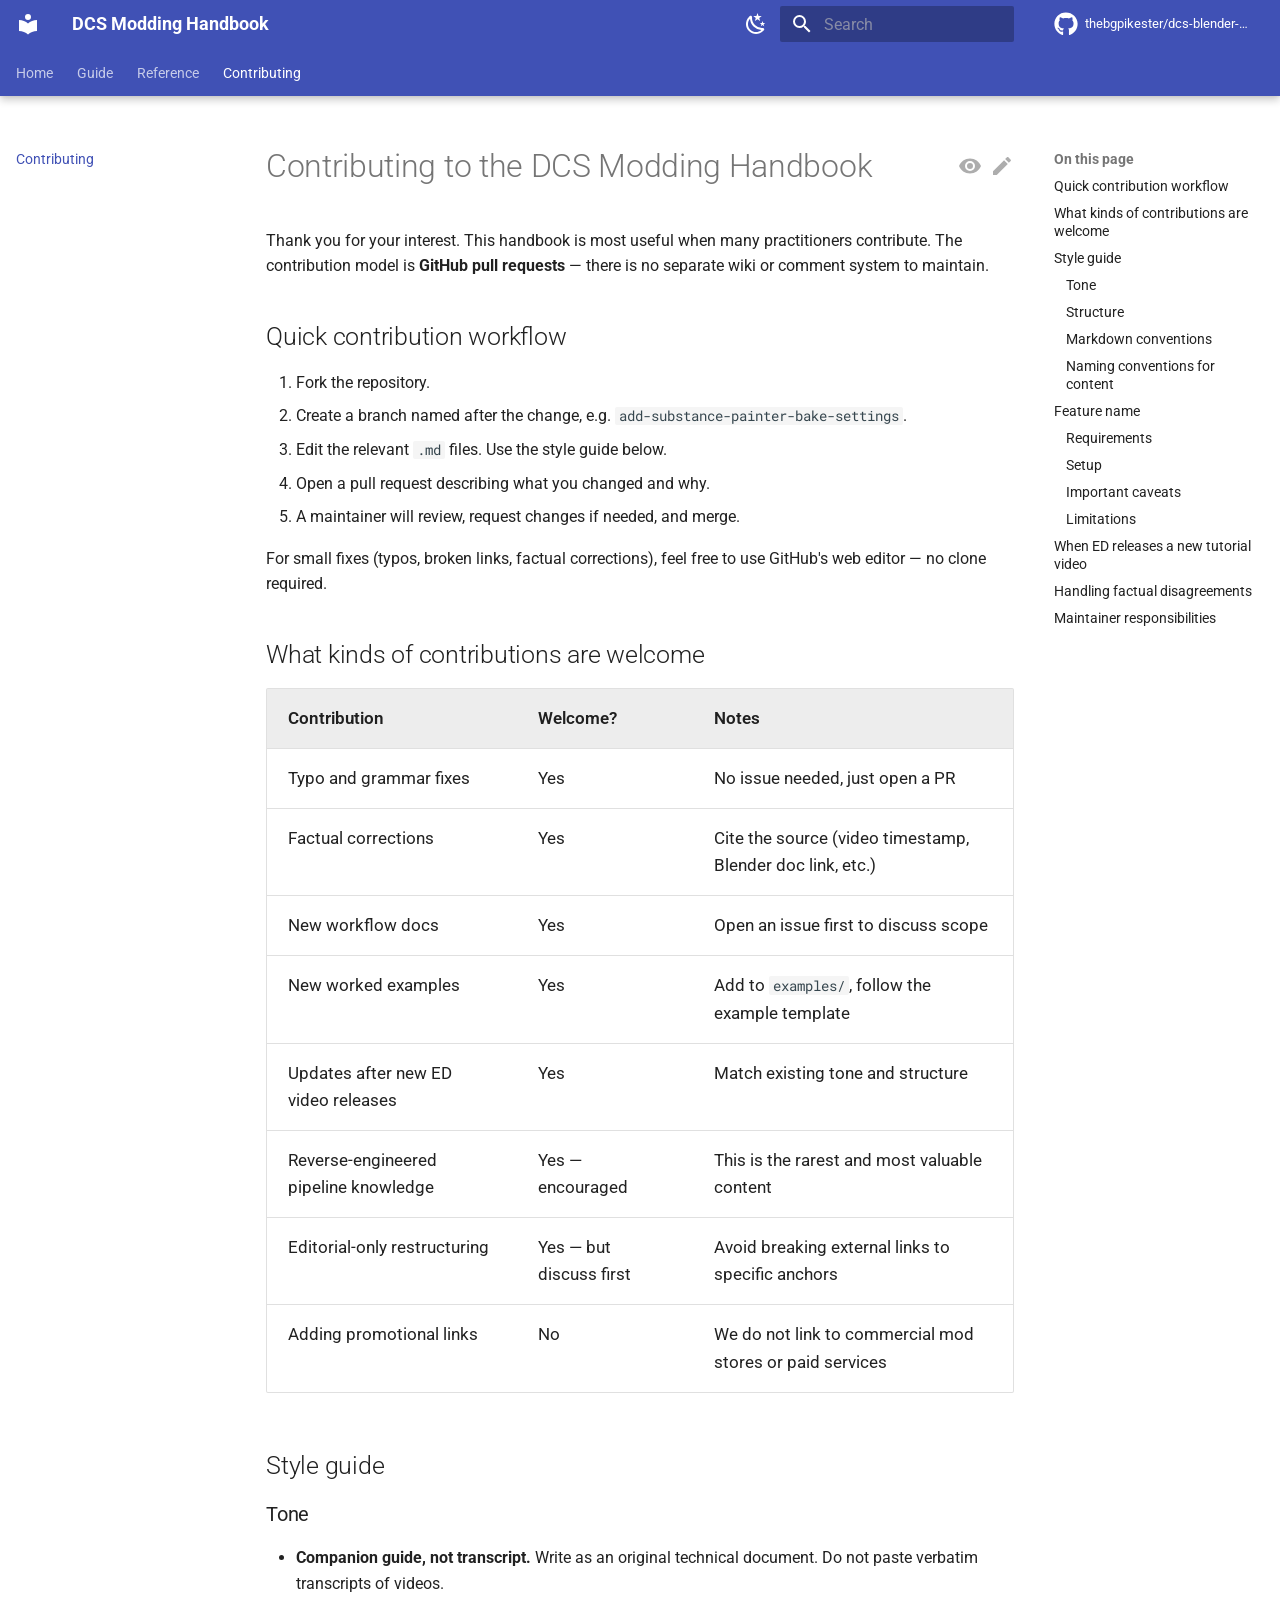
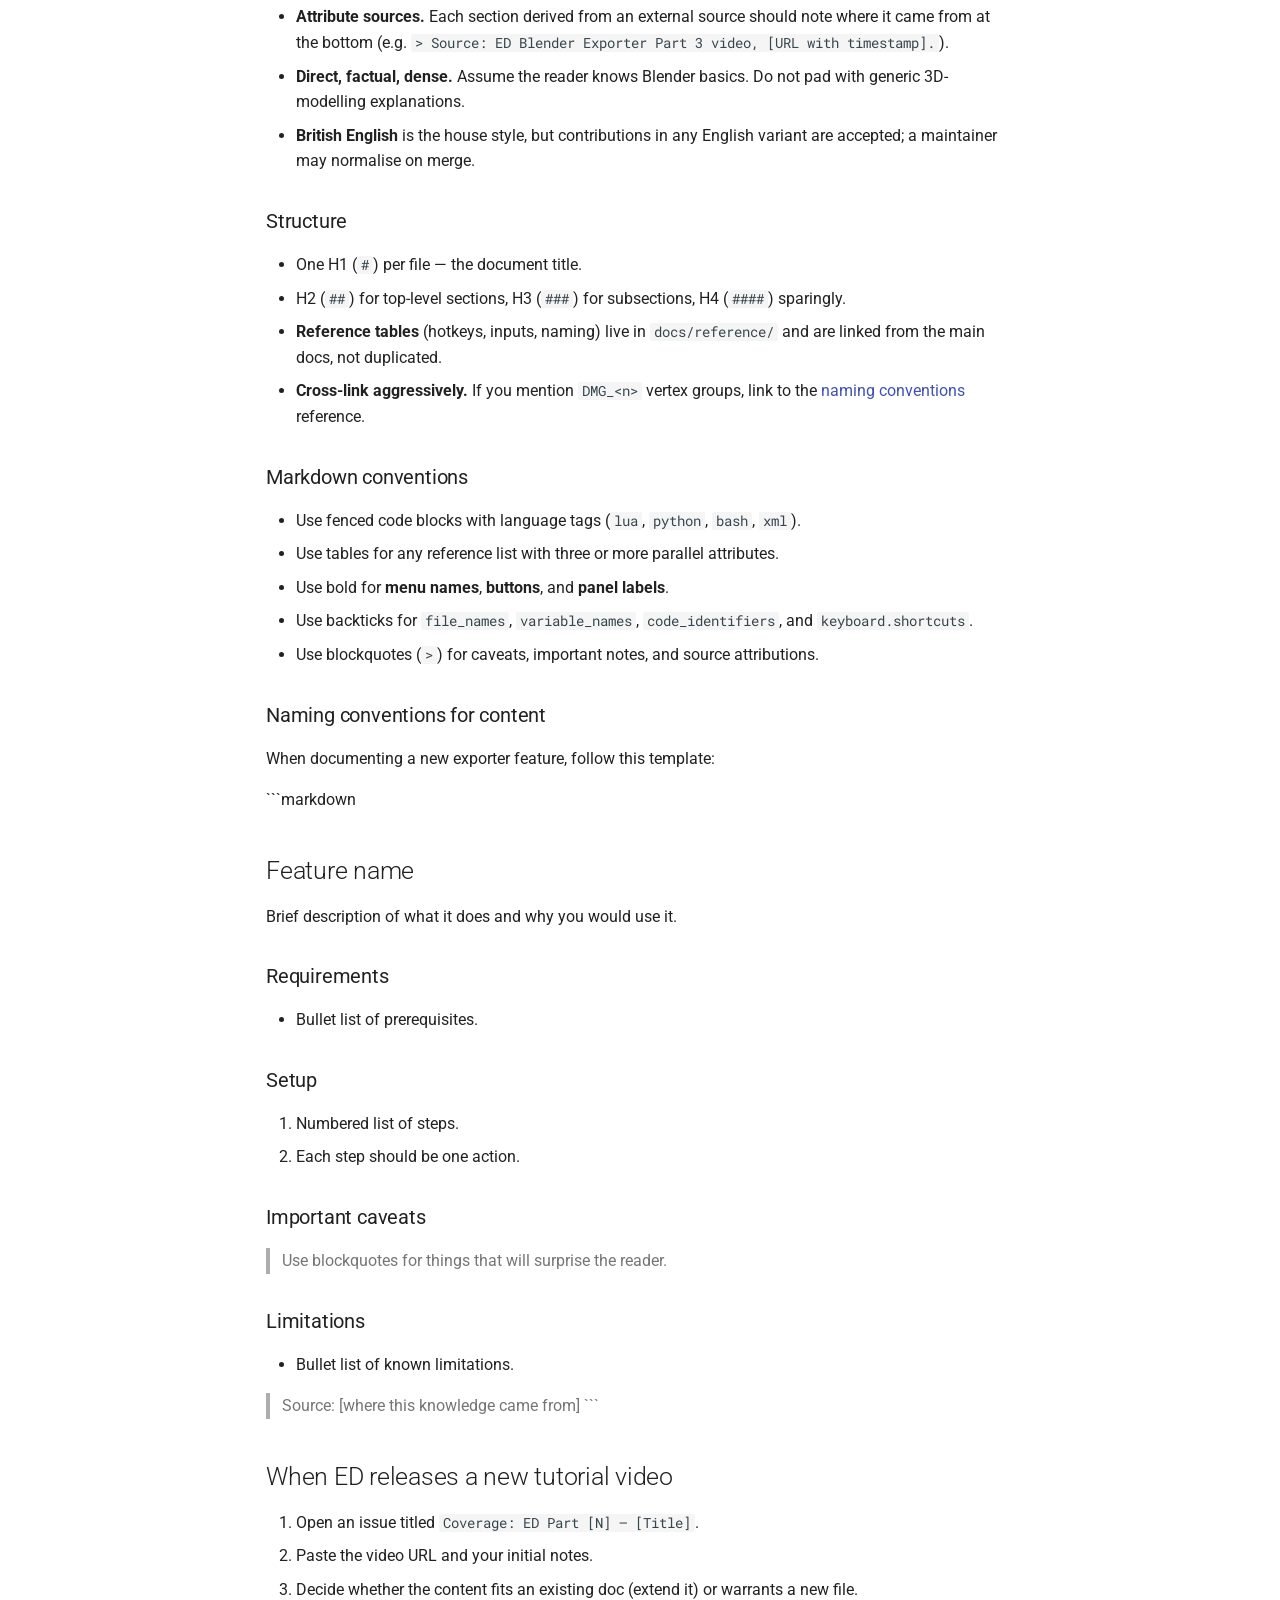
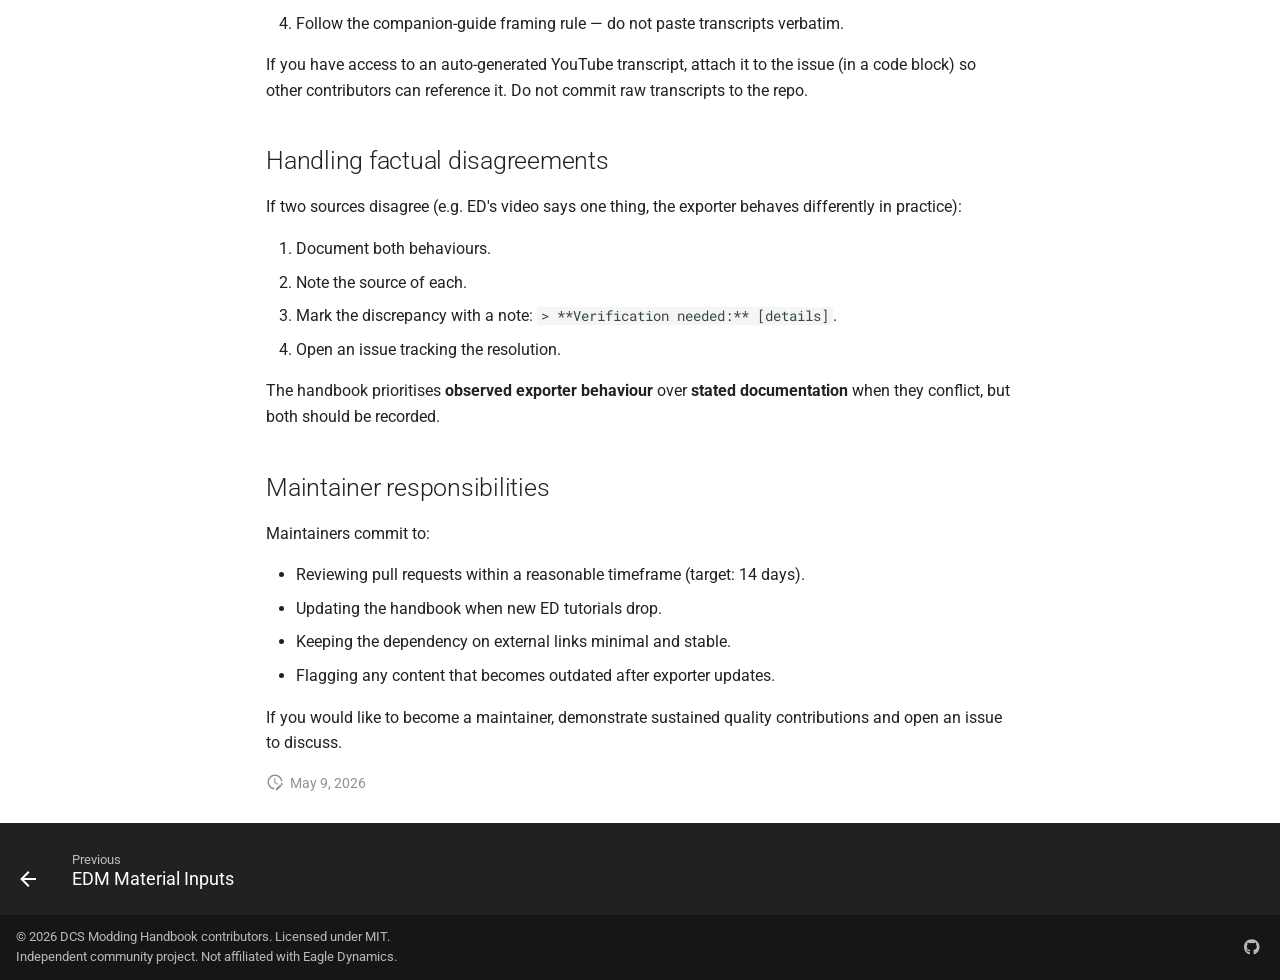
<file: contributing/index.html>
<!doctype html>
<html lang="en" class="no-js">
  <head>
    
      <meta charset="utf-8">
      <meta name="viewport" content="width=device-width,initial-scale=1">
      
        <meta name="description" content="How to contribute to the DCS Modding Handbook — the pull-request workflow, style guide, and guidance for handling new ED tutorial videos.">
      
      
        <meta name="author" content="thebgpikester">
      
      
        <link rel="canonical" href="https://thebgpikester.github.io/dcs-blender-modding-handbook/contributing/">
      
      
        <link rel="prev" href="../reference/edm-material-inputs/">
      
      
      
      <link rel="icon" href="../assets/images/favicon.png">
      <meta name="generator" content="mkdocs-1.6.1, mkdocs-material-9.5.49">
    
    
      
        <title>Contributing - DCS Modding Handbook</title>
      
    
    
      <link rel="stylesheet" href="../assets/stylesheets/main.6f8fc17f.min.css">
      
        
        <link rel="stylesheet" href="../assets/stylesheets/palette.06af60db.min.css">
      
      


    
    
      
    
    
      
        
        
        <link rel="preconnect" href="https://fonts.gstatic.com" crossorigin>
        <link rel="stylesheet" href="https://fonts.googleapis.com/css?family=Roboto:300,300i,400,400i,700,700i%7CRoboto+Mono:400,400i,700,700i&display=fallback">
        <style>:root{--md-text-font:"Roboto";--md-code-font:"Roboto Mono"}</style>
      
    
    
      <link rel="stylesheet" href="../stylesheets/extra.css">
    
    <script>__md_scope=new URL("..",location),__md_hash=e=>[...e].reduce(((e,_)=>(e<<5)-e+_.charCodeAt(0)),0),__md_get=(e,_=localStorage,t=__md_scope)=>JSON.parse(_.getItem(t.pathname+"."+e)),__md_set=(e,_,t=localStorage,a=__md_scope)=>{try{t.setItem(a.pathname+"."+e,JSON.stringify(_))}catch(e){}}</script>
    
      

    
    
    
   <link href="../assets/stylesheets/glightbox.min.css" rel="stylesheet"/><style>
    html.glightbox-open { overflow: initial; height: 100%; }
    .gslide-title { margin-top: 0px; user-select: text; }
    .gslide-desc { color: #666; user-select: text; }
    .gslide-image img { background: white; }
    .gscrollbar-fixer { padding-right: 15px; }
    .gdesc-inner { font-size: 0.75rem; }
    body[data-md-color-scheme="slate"] .gdesc-inner { background: var(--md-default-bg-color);}
    body[data-md-color-scheme="slate"] .gslide-title { color: var(--md-default-fg-color);}
    body[data-md-color-scheme="slate"] .gslide-desc { color: var(--md-default-fg-color);}</style> <script src="../assets/javascripts/glightbox.min.js"></script></head>
  
  
    
    
      
    
    
    
    
    <body dir="ltr" data-md-color-scheme="slate" data-md-color-primary="black" data-md-color-accent="amber">
  
    
    <input class="md-toggle" data-md-toggle="drawer" type="checkbox" id="__drawer" autocomplete="off">
    <input class="md-toggle" data-md-toggle="search" type="checkbox" id="__search" autocomplete="off">
    <label class="md-overlay" for="__drawer"></label>
    <div data-md-component="skip">
      
        
        <a href="#contributing-to-the-dcs-modding-handbook" class="md-skip">
          Skip to content
        </a>
      
    </div>
    <div data-md-component="announce">
      
    </div>
    
    
      

  

<header class="md-header md-header--shadow md-header--lifted" data-md-component="header">
  <nav class="md-header__inner md-grid" aria-label="Header">
    <a href=".." title="DCS Modding Handbook" class="md-header__button md-logo" aria-label="DCS Modding Handbook" data-md-component="logo">
      
  
  <svg xmlns="http://www.w3.org/2000/svg" viewBox="0 0 24 24"><path d="M12 8a3 3 0 0 0 3-3 3 3 0 0 0-3-3 3 3 0 0 0-3 3 3 3 0 0 0 3 3m0 3.54C9.64 9.35 6.5 8 3 8v11c3.5 0 6.64 1.35 9 3.54 2.36-2.19 5.5-3.54 9-3.54V8c-3.5 0-6.64 1.35-9 3.54"/></svg>

    </a>
    <label class="md-header__button md-icon" for="__drawer">
      
      <svg xmlns="http://www.w3.org/2000/svg" viewBox="0 0 24 24"><path d="M3 6h18v2H3zm0 5h18v2H3zm0 5h18v2H3z"/></svg>
    </label>
    <div class="md-header__title" data-md-component="header-title">
      <div class="md-header__ellipsis">
        <div class="md-header__topic">
          <span class="md-ellipsis">
            DCS Modding Handbook
          </span>
        </div>
        <div class="md-header__topic" data-md-component="header-topic">
          <span class="md-ellipsis">
            
              Contributing
            
          </span>
        </div>
      </div>
    </div>
    
      
        <form class="md-header__option" data-md-component="palette">
  
    
    
    
    <input class="md-option" data-md-color-media="(prefers-color-scheme: dark)" data-md-color-scheme="slate" data-md-color-primary="black" data-md-color-accent="amber"  aria-label="Switch to light mode"  type="radio" name="__palette" id="__palette_0">
    
      <label class="md-header__button md-icon" title="Switch to light mode" for="__palette_1" hidden>
        <svg xmlns="http://www.w3.org/2000/svg" viewBox="0 0 24 24"><path d="M12 7a5 5 0 0 1 5 5 5 5 0 0 1-5 5 5 5 0 0 1-5-5 5 5 0 0 1 5-5m0 2a3 3 0 0 0-3 3 3 3 0 0 0 3 3 3 3 0 0 0 3-3 3 3 0 0 0-3-3m0-7 2.39 3.42C13.65 5.15 12.84 5 12 5s-1.65.15-2.39.42zM3.34 7l4.16-.35A7.2 7.2 0 0 0 5.94 8.5c-.44.74-.69 1.5-.83 2.29zm.02 10 1.76-3.77a7.131 7.131 0 0 0 2.38 4.14zM20.65 7l-1.77 3.79a7.02 7.02 0 0 0-2.38-4.15zm-.01 10-4.14.36c.59-.51 1.12-1.14 1.54-1.86.42-.73.69-1.5.83-2.29zM12 22l-2.41-3.44c.74.27 1.55.44 2.41.44.82 0 1.63-.17 2.37-.44z"/></svg>
      </label>
    
  
    
    
    
    <input class="md-option" data-md-color-media="(prefers-color-scheme: light)" data-md-color-scheme="default" data-md-color-primary="indigo" data-md-color-accent="amber"  aria-label="Switch to dark mode"  type="radio" name="__palette" id="__palette_1">
    
      <label class="md-header__button md-icon" title="Switch to dark mode" for="__palette_0" hidden>
        <svg xmlns="http://www.w3.org/2000/svg" viewBox="0 0 24 24"><path d="m17.75 4.09-2.53 1.94.91 3.06-2.63-1.81-2.63 1.81.91-3.06-2.53-1.94L12.44 4l1.06-3 1.06 3zm3.5 6.91-1.64 1.25.59 1.98-1.7-1.17-1.7 1.17.59-1.98L15.75 11l2.06-.05L18.5 9l.69 1.95zm-2.28 4.95c.83-.08 1.72 1.1 1.19 1.85-.32.45-.66.87-1.08 1.27C15.17 23 8.84 23 4.94 19.07c-3.91-3.9-3.91-10.24 0-14.14.4-.4.82-.76 1.27-1.08.75-.53 1.93.36 1.85 1.19-.27 2.86.69 5.83 2.89 8.02a9.96 9.96 0 0 0 8.02 2.89m-1.64 2.02a12.08 12.08 0 0 1-7.8-3.47c-2.17-2.19-3.33-5-3.49-7.82-2.81 3.14-2.7 7.96.31 10.98 3.02 3.01 7.84 3.12 10.98.31"/></svg>
      </label>
    
  
</form>
      
    
    
      <script>var palette=__md_get("__palette");if(palette&&palette.color){if("(prefers-color-scheme)"===palette.color.media){var media=matchMedia("(prefers-color-scheme: light)"),input=document.querySelector(media.matches?"[data-md-color-media='(prefers-color-scheme: light)']":"[data-md-color-media='(prefers-color-scheme: dark)']");palette.color.media=input.getAttribute("data-md-color-media"),palette.color.scheme=input.getAttribute("data-md-color-scheme"),palette.color.primary=input.getAttribute("data-md-color-primary"),palette.color.accent=input.getAttribute("data-md-color-accent")}for(var[key,value]of Object.entries(palette.color))document.body.setAttribute("data-md-color-"+key,value)}</script>
    
    
    
      <label class="md-header__button md-icon" for="__search">
        
        <svg xmlns="http://www.w3.org/2000/svg" viewBox="0 0 24 24"><path d="M9.5 3A6.5 6.5 0 0 1 16 9.5c0 1.61-.59 3.09-1.56 4.23l.27.27h.79l5 5-1.5 1.5-5-5v-.79l-.27-.27A6.52 6.52 0 0 1 9.5 16 6.5 6.5 0 0 1 3 9.5 6.5 6.5 0 0 1 9.5 3m0 2C7 5 5 7 5 9.5S7 14 9.5 14 14 12 14 9.5 12 5 9.5 5"/></svg>
      </label>
      <div class="md-search" data-md-component="search" role="dialog">
  <label class="md-search__overlay" for="__search"></label>
  <div class="md-search__inner" role="search">
    <form class="md-search__form" name="search">
      <input type="text" class="md-search__input" name="query" aria-label="Search" placeholder="Search" autocapitalize="off" autocorrect="off" autocomplete="off" spellcheck="false" data-md-component="search-query" required>
      <label class="md-search__icon md-icon" for="__search">
        
        <svg xmlns="http://www.w3.org/2000/svg" viewBox="0 0 24 24"><path d="M9.5 3A6.5 6.5 0 0 1 16 9.5c0 1.61-.59 3.09-1.56 4.23l.27.27h.79l5 5-1.5 1.5-5-5v-.79l-.27-.27A6.52 6.52 0 0 1 9.5 16 6.5 6.5 0 0 1 3 9.5 6.5 6.5 0 0 1 9.5 3m0 2C7 5 5 7 5 9.5S7 14 9.5 14 14 12 14 9.5 12 5 9.5 5"/></svg>
        
        <svg xmlns="http://www.w3.org/2000/svg" viewBox="0 0 24 24"><path d="M20 11v2H8l5.5 5.5-1.42 1.42L4.16 12l7.92-7.92L13.5 5.5 8 11z"/></svg>
      </label>
      <nav class="md-search__options" aria-label="Search">
        
          <a href="javascript:void(0)" class="md-search__icon md-icon" title="Share" aria-label="Share" data-clipboard data-clipboard-text="" data-md-component="search-share" tabindex="-1">
            
            <svg xmlns="http://www.w3.org/2000/svg" viewBox="0 0 24 24"><path d="M18 16.08c-.76 0-1.44.3-1.96.77L8.91 12.7c.05-.23.09-.46.09-.7s-.04-.47-.09-.7l7.05-4.11c.54.5 1.25.81 2.04.81a3 3 0 0 0 3-3 3 3 0 0 0-3-3 3 3 0 0 0-3 3c0 .24.04.47.09.7L8.04 9.81C7.5 9.31 6.79 9 6 9a3 3 0 0 0-3 3 3 3 0 0 0 3 3c.79 0 1.5-.31 2.04-.81l7.12 4.15c-.05.21-.08.43-.08.66 0 1.61 1.31 2.91 2.92 2.91s2.92-1.3 2.92-2.91A2.92 2.92 0 0 0 18 16.08"/></svg>
          </a>
        
        <button type="reset" class="md-search__icon md-icon" title="Clear" aria-label="Clear" tabindex="-1">
          
          <svg xmlns="http://www.w3.org/2000/svg" viewBox="0 0 24 24"><path d="M19 6.41 17.59 5 12 10.59 6.41 5 5 6.41 10.59 12 5 17.59 6.41 19 12 13.41 17.59 19 19 17.59 13.41 12z"/></svg>
        </button>
      </nav>
      
        <div class="md-search__suggest" data-md-component="search-suggest"></div>
      
    </form>
    <div class="md-search__output">
      <div class="md-search__scrollwrap" tabindex="0" data-md-scrollfix>
        <div class="md-search-result" data-md-component="search-result">
          <div class="md-search-result__meta">
            Initializing search
          </div>
          <ol class="md-search-result__list" role="presentation"></ol>
        </div>
      </div>
    </div>
  </div>
</div>
    
    
      <div class="md-header__source">
        <a href="https://github.com/thebgpikester/dcs-blender-modding-handbook" title="Go to repository" class="md-source" data-md-component="source">
  <div class="md-source__icon md-icon">
    
    <svg xmlns="http://www.w3.org/2000/svg" viewBox="0 0 496 512"><!--! Font Awesome Free 6.7.1 by @fontawesome - https://fontawesome.com License - https://fontawesome.com/license/free (Icons: CC BY 4.0, Fonts: SIL OFL 1.1, Code: MIT License) Copyright 2024 Fonticons, Inc.--><path d="M165.9 397.4c0 2-2.3 3.6-5.2 3.6-3.3.3-5.6-1.3-5.6-3.6 0-2 2.3-3.6 5.2-3.6 3-.3 5.6 1.3 5.6 3.6m-31.1-4.5c-.7 2 1.3 4.3 4.3 4.9 2.6 1 5.6 0 6.2-2s-1.3-4.3-4.3-5.2c-2.6-.7-5.5.3-6.2 2.3m44.2-1.7c-2.9.7-4.9 2.6-4.6 4.9.3 2 2.9 3.3 5.9 2.6 2.9-.7 4.9-2.6 4.6-4.6-.3-1.9-3-3.2-5.9-2.9M244.8 8C106.1 8 0 113.3 0 252c0 110.9 69.8 205.8 169.5 239.2 12.8 2.3 17.3-5.6 17.3-12.1 0-6.2-.3-40.4-.3-61.4 0 0-70 15-84.7-29.8 0 0-11.4-29.1-27.8-36.6 0 0-22.9-15.7 1.6-15.4 0 0 24.9 2 38.6 25.8 21.9 38.6 58.6 27.5 72.9 20.9 2.3-16 8.8-27.1 16-33.7-55.9-6.2-112.3-14.3-112.3-110.5 0-27.5 7.6-41.3 23.6-58.9-2.6-6.5-11.1-33.3 2.6-67.9 20.9-6.5 69 27 69 27 20-5.6 41.5-8.5 62.8-8.5s42.8 2.9 62.8 8.5c0 0 48.1-33.6 69-27 13.7 34.7 5.2 61.4 2.6 67.9 16 17.7 25.8 31.5 25.8 58.9 0 96.5-58.9 104.2-114.8 110.5 9.2 7.9 17 22.9 17 46.4 0 33.7-.3 75.4-.3 83.6 0 6.5 4.6 14.4 17.3 12.1C428.2 457.8 496 362.9 496 252 496 113.3 383.5 8 244.8 8M97.2 352.9c-1.3 1-1 3.3.7 5.2 1.6 1.6 3.9 2.3 5.2 1 1.3-1 1-3.3-.7-5.2-1.6-1.6-3.9-2.3-5.2-1m-10.8-8.1c-.7 1.3.3 2.9 2.3 3.9 1.6 1 3.6.7 4.3-.7.7-1.3-.3-2.9-2.3-3.9-2-.6-3.6-.3-4.3.7m32.4 35.6c-1.6 1.3-1 4.3 1.3 6.2 2.3 2.3 5.2 2.6 6.5 1 1.3-1.3.7-4.3-1.3-6.2-2.2-2.3-5.2-2.6-6.5-1m-11.4-14.7c-1.6 1-1.6 3.6 0 5.9s4.3 3.3 5.6 2.3c1.6-1.3 1.6-3.9 0-6.2-1.4-2.3-4-3.3-5.6-2"/></svg>
  </div>
  <div class="md-source__repository">
    thebgpikester/dcs-blender-modding-handbook
  </div>
</a>
      </div>
    
  </nav>
  
    
      
<nav class="md-tabs" aria-label="Tabs" data-md-component="tabs">
  <div class="md-grid">
    <ul class="md-tabs__list">
      
        
  
  
  
    <li class="md-tabs__item">
      <a href=".." class="md-tabs__link">
        
  
    
  
  Home

      </a>
    </li>
  

      
        
  
  
  
    
    
      <li class="md-tabs__item">
        <a href="../00-overview/" class="md-tabs__link">
          
  
    
  
  Guide

        </a>
      </li>
    
  

      
        
  
  
  
    
    
      <li class="md-tabs__item">
        <a href="../reference/hotkey-reference/" class="md-tabs__link">
          
  
    
  
  Reference

        </a>
      </li>
    
  

      
        
  
  
    
  
  
    <li class="md-tabs__item md-tabs__item--active">
      <a href="./" class="md-tabs__link">
        
  
    
  
  Contributing

      </a>
    </li>
  

      
    </ul>
  </div>
</nav>
    
  
</header>
    
    <div class="md-container" data-md-component="container">
      
      
        
      
      <main class="md-main" data-md-component="main">
        <div class="md-main__inner md-grid">
          
            
              
              <div class="md-sidebar md-sidebar--primary" data-md-component="sidebar" data-md-type="navigation" >
                <div class="md-sidebar__scrollwrap">
                  <div class="md-sidebar__inner">
                    


  


<nav class="md-nav md-nav--primary md-nav--lifted" aria-label="Navigation" data-md-level="0">
  <label class="md-nav__title" for="__drawer">
    <a href=".." title="DCS Modding Handbook" class="md-nav__button md-logo" aria-label="DCS Modding Handbook" data-md-component="logo">
      
  
  <svg xmlns="http://www.w3.org/2000/svg" viewBox="0 0 24 24"><path d="M12 8a3 3 0 0 0 3-3 3 3 0 0 0-3-3 3 3 0 0 0-3 3 3 3 0 0 0 3 3m0 3.54C9.64 9.35 6.5 8 3 8v11c3.5 0 6.64 1.35 9 3.54 2.36-2.19 5.5-3.54 9-3.54V8c-3.5 0-6.64 1.35-9 3.54"/></svg>

    </a>
    DCS Modding Handbook
  </label>
  
    <div class="md-nav__source">
      <a href="https://github.com/thebgpikester/dcs-blender-modding-handbook" title="Go to repository" class="md-source" data-md-component="source">
  <div class="md-source__icon md-icon">
    
    <svg xmlns="http://www.w3.org/2000/svg" viewBox="0 0 496 512"><!--! Font Awesome Free 6.7.1 by @fontawesome - https://fontawesome.com License - https://fontawesome.com/license/free (Icons: CC BY 4.0, Fonts: SIL OFL 1.1, Code: MIT License) Copyright 2024 Fonticons, Inc.--><path d="M165.9 397.4c0 2-2.3 3.6-5.2 3.6-3.3.3-5.6-1.3-5.6-3.6 0-2 2.3-3.6 5.2-3.6 3-.3 5.6 1.3 5.6 3.6m-31.1-4.5c-.7 2 1.3 4.3 4.3 4.9 2.6 1 5.6 0 6.2-2s-1.3-4.3-4.3-5.2c-2.6-.7-5.5.3-6.2 2.3m44.2-1.7c-2.9.7-4.9 2.6-4.6 4.9.3 2 2.9 3.3 5.9 2.6 2.9-.7 4.9-2.6 4.6-4.6-.3-1.9-3-3.2-5.9-2.9M244.8 8C106.1 8 0 113.3 0 252c0 110.9 69.8 205.8 169.5 239.2 12.8 2.3 17.3-5.6 17.3-12.1 0-6.2-.3-40.4-.3-61.4 0 0-70 15-84.7-29.8 0 0-11.4-29.1-27.8-36.6 0 0-22.9-15.7 1.6-15.4 0 0 24.9 2 38.6 25.8 21.9 38.6 58.6 27.5 72.9 20.9 2.3-16 8.8-27.1 16-33.7-55.9-6.2-112.3-14.3-112.3-110.5 0-27.5 7.6-41.3 23.6-58.9-2.6-6.5-11.1-33.3 2.6-67.9 20.9-6.5 69 27 69 27 20-5.6 41.5-8.5 62.8-8.5s42.8 2.9 62.8 8.5c0 0 48.1-33.6 69-27 13.7 34.7 5.2 61.4 2.6 67.9 16 17.7 25.8 31.5 25.8 58.9 0 96.5-58.9 104.2-114.8 110.5 9.2 7.9 17 22.9 17 46.4 0 33.7-.3 75.4-.3 83.6 0 6.5 4.6 14.4 17.3 12.1C428.2 457.8 496 362.9 496 252 496 113.3 383.5 8 244.8 8M97.2 352.9c-1.3 1-1 3.3.7 5.2 1.6 1.6 3.9 2.3 5.2 1 1.3-1 1-3.3-.7-5.2-1.6-1.6-3.9-2.3-5.2-1m-10.8-8.1c-.7 1.3.3 2.9 2.3 3.9 1.6 1 3.6.7 4.3-.7.7-1.3-.3-2.9-2.3-3.9-2-.6-3.6-.3-4.3.7m32.4 35.6c-1.6 1.3-1 4.3 1.3 6.2 2.3 2.3 5.2 2.6 6.5 1 1.3-1.3.7-4.3-1.3-6.2-2.2-2.3-5.2-2.6-6.5-1m-11.4-14.7c-1.6 1-1.6 3.6 0 5.9s4.3 3.3 5.6 2.3c1.6-1.3 1.6-3.9 0-6.2-1.4-2.3-4-3.3-5.6-2"/></svg>
  </div>
  <div class="md-source__repository">
    thebgpikester/dcs-blender-modding-handbook
  </div>
</a>
    </div>
  
  <ul class="md-nav__list" data-md-scrollfix>
    
      
      
  
  
  
  
    <li class="md-nav__item">
      <a href=".." class="md-nav__link">
        
  
  <span class="md-ellipsis">
    Home
  </span>
  

      </a>
    </li>
  

    
      
      
  
  
  
  
    
    
      
        
      
        
      
        
      
        
      
        
      
        
      
        
      
        
      
    
    
      
      
        
      
    
    
    <li class="md-nav__item md-nav__item--nested">
      
        
        
          
        
        <input class="md-nav__toggle md-toggle md-toggle--indeterminate" type="checkbox" id="__nav_2" >
        
          
          <label class="md-nav__link" for="__nav_2" id="__nav_2_label" tabindex="0">
            
  
  <span class="md-ellipsis">
    Guide
  </span>
  

            <span class="md-nav__icon md-icon"></span>
          </label>
        
        <nav class="md-nav" data-md-level="1" aria-labelledby="__nav_2_label" aria-expanded="false">
          <label class="md-nav__title" for="__nav_2">
            <span class="md-nav__icon md-icon"></span>
            Guide
          </label>
          <ul class="md-nav__list" data-md-scrollfix>
            
              
                
  
  
  
  
    <li class="md-nav__item">
      <a href="../00-overview/" class="md-nav__link">
        
  
  <span class="md-ellipsis">
    Overview
  </span>
  

      </a>
    </li>
  

              
            
              
                
  
  
  
  
    <li class="md-nav__item">
      <a href="../01-installation/" class="md-nav__link">
        
  
  <span class="md-ellipsis">
    Installation
  </span>
  

      </a>
    </li>
  

              
            
              
                
  
  
  
  
    <li class="md-nav__item">
      <a href="../02-geometry-animation/" class="md-nav__link">
        
  
  <span class="md-ellipsis">
    Geometry & Animation
  </span>
  

      </a>
    </li>
  

              
            
              
                
  
  
  
  
    <li class="md-nav__item">
      <a href="../03-materials-textures/" class="md-nav__link">
        
  
  <span class="md-ellipsis">
    Materials & Textures
  </span>
  

      </a>
    </li>
  

              
            
              
                
  
  
  
  
    <li class="md-nav__item">
      <a href="../04-lighting-damage/" class="md-nav__link">
        
  
  <span class="md-ellipsis">
    Lighting & Damage
  </span>
  

      </a>
    </li>
  

              
            
              
                
  
  
  
  
    <li class="md-nav__item">
      <a href="../05-fbx-pipeline/" class="md-nav__link">
        
  
  <span class="md-ellipsis">
    FBX Pipeline
  </span>
  

      </a>
    </li>
  

              
            
              
                
  
  
  
  
    <li class="md-nav__item">
      <a href="../06-substance-painter/" class="md-nav__link">
        
  
  <span class="md-ellipsis">
    Substance Painter
  </span>
  

      </a>
    </li>
  

              
            
              
                
  
  
  
  
    <li class="md-nav__item">
      <a href="../07-troubleshooting/" class="md-nav__link">
        
  
  <span class="md-ellipsis">
    Troubleshooting
  </span>
  

      </a>
    </li>
  

              
            
          </ul>
        </nav>
      
    </li>
  

    
      
      
  
  
  
  
    
    
      
        
      
        
      
        
      
        
      
    
    
      
      
        
      
    
    
    <li class="md-nav__item md-nav__item--nested">
      
        
        
          
        
        <input class="md-nav__toggle md-toggle md-toggle--indeterminate" type="checkbox" id="__nav_3" >
        
          
          <label class="md-nav__link" for="__nav_3" id="__nav_3_label" tabindex="0">
            
  
  <span class="md-ellipsis">
    Reference
  </span>
  

            <span class="md-nav__icon md-icon"></span>
          </label>
        
        <nav class="md-nav" data-md-level="1" aria-labelledby="__nav_3_label" aria-expanded="false">
          <label class="md-nav__title" for="__nav_3">
            <span class="md-nav__icon md-icon"></span>
            Reference
          </label>
          <ul class="md-nav__list" data-md-scrollfix>
            
              
                
  
  
  
  
    <li class="md-nav__item">
      <a href="../reference/hotkey-reference/" class="md-nav__link">
        
  
  <span class="md-ellipsis">
    Hotkeys
  </span>
  

      </a>
    </li>
  

              
            
              
                
  
  
  
  
    <li class="md-nav__item">
      <a href="../reference/naming-conventions/" class="md-nav__link">
        
  
  <span class="md-ellipsis">
    Naming Conventions
  </span>
  

      </a>
    </li>
  

              
            
              
                
  
  
  
  
    <li class="md-nav__item">
      <a href="../reference/object-types/" class="md-nav__link">
        
  
  <span class="md-ellipsis">
    Object Types
  </span>
  

      </a>
    </li>
  

              
            
              
                
  
  
  
  
    <li class="md-nav__item">
      <a href="../reference/edm-material-inputs/" class="md-nav__link">
        
  
  <span class="md-ellipsis">
    EDM Material Inputs
  </span>
  

      </a>
    </li>
  

              
            
          </ul>
        </nav>
      
    </li>
  

    
      
      
  
  
    
  
  
  
    <li class="md-nav__item md-nav__item--active">
      
      <input class="md-nav__toggle md-toggle" type="checkbox" id="__toc">
      
      
        
      
      
        <label class="md-nav__link md-nav__link--active" for="__toc">
          
  
  <span class="md-ellipsis">
    Contributing
  </span>
  

          <span class="md-nav__icon md-icon"></span>
        </label>
      
      <a href="./" class="md-nav__link md-nav__link--active">
        
  
  <span class="md-ellipsis">
    Contributing
  </span>
  

      </a>
      
        

  

<nav class="md-nav md-nav--secondary" aria-label="On this page">
  
  
  
    
  
  
    <label class="md-nav__title" for="__toc">
      <span class="md-nav__icon md-icon"></span>
      On this page
    </label>
    <ul class="md-nav__list" data-md-component="toc" data-md-scrollfix>
      
        <li class="md-nav__item">
  <a href="#quick-contribution-workflow" class="md-nav__link">
    <span class="md-ellipsis">
      Quick contribution workflow
    </span>
  </a>
  
</li>
      
        <li class="md-nav__item">
  <a href="#what-kinds-of-contributions-are-welcome" class="md-nav__link">
    <span class="md-ellipsis">
      What kinds of contributions are welcome
    </span>
  </a>
  
</li>
      
        <li class="md-nav__item">
  <a href="#style-guide" class="md-nav__link">
    <span class="md-ellipsis">
      Style guide
    </span>
  </a>
  
    <nav class="md-nav" aria-label="Style guide">
      <ul class="md-nav__list">
        
          <li class="md-nav__item">
  <a href="#tone" class="md-nav__link">
    <span class="md-ellipsis">
      Tone
    </span>
  </a>
  
</li>
        
          <li class="md-nav__item">
  <a href="#structure" class="md-nav__link">
    <span class="md-ellipsis">
      Structure
    </span>
  </a>
  
</li>
        
          <li class="md-nav__item">
  <a href="#markdown-conventions" class="md-nav__link">
    <span class="md-ellipsis">
      Markdown conventions
    </span>
  </a>
  
</li>
        
          <li class="md-nav__item">
  <a href="#naming-conventions-for-content" class="md-nav__link">
    <span class="md-ellipsis">
      Naming conventions for content
    </span>
  </a>
  
</li>
        
      </ul>
    </nav>
  
</li>
      
        <li class="md-nav__item">
  <a href="#feature-name" class="md-nav__link">
    <span class="md-ellipsis">
      Feature name
    </span>
  </a>
  
    <nav class="md-nav" aria-label="Feature name">
      <ul class="md-nav__list">
        
          <li class="md-nav__item">
  <a href="#requirements" class="md-nav__link">
    <span class="md-ellipsis">
      Requirements
    </span>
  </a>
  
</li>
        
          <li class="md-nav__item">
  <a href="#setup" class="md-nav__link">
    <span class="md-ellipsis">
      Setup
    </span>
  </a>
  
</li>
        
          <li class="md-nav__item">
  <a href="#important-caveats" class="md-nav__link">
    <span class="md-ellipsis">
      Important caveats
    </span>
  </a>
  
</li>
        
          <li class="md-nav__item">
  <a href="#limitations" class="md-nav__link">
    <span class="md-ellipsis">
      Limitations
    </span>
  </a>
  
</li>
        
      </ul>
    </nav>
  
</li>
      
        <li class="md-nav__item">
  <a href="#when-ed-releases-a-new-tutorial-video" class="md-nav__link">
    <span class="md-ellipsis">
      When ED releases a new tutorial video
    </span>
  </a>
  
</li>
      
        <li class="md-nav__item">
  <a href="#handling-factual-disagreements" class="md-nav__link">
    <span class="md-ellipsis">
      Handling factual disagreements
    </span>
  </a>
  
</li>
      
        <li class="md-nav__item">
  <a href="#maintainer-responsibilities" class="md-nav__link">
    <span class="md-ellipsis">
      Maintainer responsibilities
    </span>
  </a>
  
</li>
      
    </ul>
  
</nav>
      
    </li>
  

    
  </ul>
</nav>
                  </div>
                </div>
              </div>
            
            
              
              <div class="md-sidebar md-sidebar--secondary" data-md-component="sidebar" data-md-type="toc" >
                <div class="md-sidebar__scrollwrap">
                  <div class="md-sidebar__inner">
                    

  

<nav class="md-nav md-nav--secondary" aria-label="On this page">
  
  
  
    
  
  
    <label class="md-nav__title" for="__toc">
      <span class="md-nav__icon md-icon"></span>
      On this page
    </label>
    <ul class="md-nav__list" data-md-component="toc" data-md-scrollfix>
      
        <li class="md-nav__item">
  <a href="#quick-contribution-workflow" class="md-nav__link">
    <span class="md-ellipsis">
      Quick contribution workflow
    </span>
  </a>
  
</li>
      
        <li class="md-nav__item">
  <a href="#what-kinds-of-contributions-are-welcome" class="md-nav__link">
    <span class="md-ellipsis">
      What kinds of contributions are welcome
    </span>
  </a>
  
</li>
      
        <li class="md-nav__item">
  <a href="#style-guide" class="md-nav__link">
    <span class="md-ellipsis">
      Style guide
    </span>
  </a>
  
    <nav class="md-nav" aria-label="Style guide">
      <ul class="md-nav__list">
        
          <li class="md-nav__item">
  <a href="#tone" class="md-nav__link">
    <span class="md-ellipsis">
      Tone
    </span>
  </a>
  
</li>
        
          <li class="md-nav__item">
  <a href="#structure" class="md-nav__link">
    <span class="md-ellipsis">
      Structure
    </span>
  </a>
  
</li>
        
          <li class="md-nav__item">
  <a href="#markdown-conventions" class="md-nav__link">
    <span class="md-ellipsis">
      Markdown conventions
    </span>
  </a>
  
</li>
        
          <li class="md-nav__item">
  <a href="#naming-conventions-for-content" class="md-nav__link">
    <span class="md-ellipsis">
      Naming conventions for content
    </span>
  </a>
  
</li>
        
      </ul>
    </nav>
  
</li>
      
        <li class="md-nav__item">
  <a href="#feature-name" class="md-nav__link">
    <span class="md-ellipsis">
      Feature name
    </span>
  </a>
  
    <nav class="md-nav" aria-label="Feature name">
      <ul class="md-nav__list">
        
          <li class="md-nav__item">
  <a href="#requirements" class="md-nav__link">
    <span class="md-ellipsis">
      Requirements
    </span>
  </a>
  
</li>
        
          <li class="md-nav__item">
  <a href="#setup" class="md-nav__link">
    <span class="md-ellipsis">
      Setup
    </span>
  </a>
  
</li>
        
          <li class="md-nav__item">
  <a href="#important-caveats" class="md-nav__link">
    <span class="md-ellipsis">
      Important caveats
    </span>
  </a>
  
</li>
        
          <li class="md-nav__item">
  <a href="#limitations" class="md-nav__link">
    <span class="md-ellipsis">
      Limitations
    </span>
  </a>
  
</li>
        
      </ul>
    </nav>
  
</li>
      
        <li class="md-nav__item">
  <a href="#when-ed-releases-a-new-tutorial-video" class="md-nav__link">
    <span class="md-ellipsis">
      When ED releases a new tutorial video
    </span>
  </a>
  
</li>
      
        <li class="md-nav__item">
  <a href="#handling-factual-disagreements" class="md-nav__link">
    <span class="md-ellipsis">
      Handling factual disagreements
    </span>
  </a>
  
</li>
      
        <li class="md-nav__item">
  <a href="#maintainer-responsibilities" class="md-nav__link">
    <span class="md-ellipsis">
      Maintainer responsibilities
    </span>
  </a>
  
</li>
      
    </ul>
  
</nav>
                  </div>
                </div>
              </div>
            
          
          
            <div class="md-content" data-md-component="content">
              <article class="md-content__inner md-typeset">
                
                  

  
    <a href="https://github.com/thebgpikester/dcs-blender-modding-handbook/edit/main/docs/contributing.md" title="Edit this page" class="md-content__button md-icon">
      
      <svg xmlns="http://www.w3.org/2000/svg" viewBox="0 0 24 24"><path d="M20.71 7.04c.39-.39.39-1.04 0-1.41l-2.34-2.34c-.37-.39-1.02-.39-1.41 0l-1.84 1.83 3.75 3.75M3 17.25V21h3.75L17.81 9.93l-3.75-3.75z"/></svg>
    </a>
  
  
    
      
    
    <a href="https://github.com/thebgpikester/dcs-blender-modding-handbook/raw/main/docs/contributing.md" title="View source of this page" class="md-content__button md-icon">
      
      <svg xmlns="http://www.w3.org/2000/svg" viewBox="0 0 24 24"><path d="M12 9a3 3 0 0 0-3 3 3 3 0 0 0 3 3 3 3 0 0 0 3-3 3 3 0 0 0-3-3m0 8a5 5 0 0 1-5-5 5 5 0 0 1 5-5 5 5 0 0 1 5 5 5 5 0 0 1-5 5m0-12.5C7 4.5 2.73 7.61 1 12c1.73 4.39 6 7.5 11 7.5s9.27-3.11 11-7.5c-1.73-4.39-6-7.5-11-7.5"/></svg>
    </a>
  


<h1 id="contributing-to-the-dcs-modding-handbook">Contributing to the DCS Modding Handbook<a class="headerlink" href="#contributing-to-the-dcs-modding-handbook" title="Permanent link">&para;</a></h1>
<p>Thank you for your interest. This handbook is most useful when many practitioners contribute. The contribution model is <strong>GitHub pull requests</strong> — there is no separate wiki or comment system to maintain.</p>
<h2 id="quick-contribution-workflow">Quick contribution workflow<a class="headerlink" href="#quick-contribution-workflow" title="Permanent link">&para;</a></h2>
<ol>
<li>Fork the repository.</li>
<li>Create a branch named after the change, e.g. <code>add-substance-painter-bake-settings</code>.</li>
<li>Edit the relevant <code>.md</code> files. Use the style guide below.</li>
<li>Open a pull request describing what you changed and why.</li>
<li>A maintainer will review, request changes if needed, and merge.</li>
</ol>
<p>For small fixes (typos, broken links, factual corrections), feel free to use GitHub's web editor — no clone required.</p>
<h2 id="what-kinds-of-contributions-are-welcome">What kinds of contributions are welcome<a class="headerlink" href="#what-kinds-of-contributions-are-welcome" title="Permanent link">&para;</a></h2>
<table>
<thead>
<tr>
<th>Contribution</th>
<th>Welcome?</th>
<th>Notes</th>
</tr>
</thead>
<tbody>
<tr>
<td>Typo and grammar fixes</td>
<td>Yes</td>
<td>No issue needed, just open a PR</td>
</tr>
<tr>
<td>Factual corrections</td>
<td>Yes</td>
<td>Cite the source (video timestamp, Blender doc link, etc.)</td>
</tr>
<tr>
<td>New workflow docs</td>
<td>Yes</td>
<td>Open an issue first to discuss scope</td>
</tr>
<tr>
<td>New worked examples</td>
<td>Yes</td>
<td>Add to <code>examples/</code>, follow the example template</td>
</tr>
<tr>
<td>Updates after new ED video releases</td>
<td>Yes</td>
<td>Match existing tone and structure</td>
</tr>
<tr>
<td>Reverse-engineered pipeline knowledge</td>
<td>Yes — encouraged</td>
<td>This is the rarest and most valuable content</td>
</tr>
<tr>
<td>Editorial-only restructuring</td>
<td>Yes — but discuss first</td>
<td>Avoid breaking external links to specific anchors</td>
</tr>
<tr>
<td>Adding promotional links</td>
<td>No</td>
<td>We do not link to commercial mod stores or paid services</td>
</tr>
</tbody>
</table>
<h2 id="style-guide">Style guide<a class="headerlink" href="#style-guide" title="Permanent link">&para;</a></h2>
<h3 id="tone">Tone<a class="headerlink" href="#tone" title="Permanent link">&para;</a></h3>
<ul>
<li><strong>Companion guide, not transcript.</strong> Write as an original technical document. Do not paste verbatim transcripts of videos.</li>
<li><strong>Attribute sources.</strong> Each section derived from an external source should note where it came from at the bottom (e.g. <code>&gt; Source: ED Blender Exporter Part 3 video, [URL with timestamp].</code>).</li>
<li><strong>Direct, factual, dense.</strong> Assume the reader knows Blender basics. Do not pad with generic 3D-modelling explanations.</li>
<li><strong>British English</strong> is the house style, but contributions in any English variant are accepted; a maintainer may normalise on merge.</li>
</ul>
<h3 id="structure">Structure<a class="headerlink" href="#structure" title="Permanent link">&para;</a></h3>
<ul>
<li>One H1 (<code>#</code>) per file — the document title.</li>
<li>H2 (<code>##</code>) for top-level sections, H3 (<code>###</code>) for subsections, H4 (<code>####</code>) sparingly.</li>
<li><strong>Reference tables</strong> (hotkeys, inputs, naming) live in <code>docs/reference/</code> and are linked from the main docs, not duplicated.</li>
<li><strong>Cross-link aggressively.</strong> If you mention <code>DMG_&lt;n&gt;</code> vertex groups, link to the <a href="../reference/naming-conventions/">naming conventions</a> reference.</li>
</ul>
<h3 id="markdown-conventions">Markdown conventions<a class="headerlink" href="#markdown-conventions" title="Permanent link">&para;</a></h3>
<ul>
<li>Use fenced code blocks with language tags (<code>lua</code>, <code>python</code>, <code>bash</code>, <code>xml</code>).</li>
<li>Use tables for any reference list with three or more parallel attributes.</li>
<li>Use bold for <strong>menu names</strong>, <strong>buttons</strong>, and <strong>panel labels</strong>.</li>
<li>Use backticks for <code>file_names</code>, <code>variable_names</code>, <code>code_identifiers</code>, and <code>keyboard.shortcuts</code>.</li>
<li>Use blockquotes (<code>&gt;</code>) for caveats, important notes, and source attributions.</li>
</ul>
<h3 id="naming-conventions-for-content">Naming conventions for content<a class="headerlink" href="#naming-conventions-for-content" title="Permanent link">&para;</a></h3>
<p>When documenting a new exporter feature, follow this template:</p>
<p>```markdown</p>
<h2 id="feature-name">Feature name<a class="headerlink" href="#feature-name" title="Permanent link">&para;</a></h2>
<p>Brief description of what it does and why you would use it.</p>
<h3 id="requirements">Requirements<a class="headerlink" href="#requirements" title="Permanent link">&para;</a></h3>
<ul>
<li>Bullet list of prerequisites.</li>
</ul>
<h3 id="setup">Setup<a class="headerlink" href="#setup" title="Permanent link">&para;</a></h3>
<ol>
<li>Numbered list of steps.</li>
<li>Each step should be one action.</li>
</ol>
<h3 id="important-caveats">Important caveats<a class="headerlink" href="#important-caveats" title="Permanent link">&para;</a></h3>
<blockquote>
<p>Use blockquotes for things that will surprise the reader.</p>
</blockquote>
<h3 id="limitations">Limitations<a class="headerlink" href="#limitations" title="Permanent link">&para;</a></h3>
<ul>
<li>Bullet list of known limitations.</li>
</ul>
<blockquote>
<p>Source: [where this knowledge came from]
```</p>
</blockquote>
<h2 id="when-ed-releases-a-new-tutorial-video">When ED releases a new tutorial video<a class="headerlink" href="#when-ed-releases-a-new-tutorial-video" title="Permanent link">&para;</a></h2>
<ol>
<li>Open an issue titled <code>Coverage: ED Part [N] — [Title]</code>.</li>
<li>Paste the video URL and your initial notes.</li>
<li>Decide whether the content fits an existing doc (extend it) or warrants a new file.</li>
<li>Follow the companion-guide framing rule — do not paste transcripts verbatim.</li>
</ol>
<p>If you have access to an auto-generated YouTube transcript, attach it to the issue (in a code block) so other contributors can reference it. Do not commit raw transcripts to the repo.</p>
<h2 id="handling-factual-disagreements">Handling factual disagreements<a class="headerlink" href="#handling-factual-disagreements" title="Permanent link">&para;</a></h2>
<p>If two sources disagree (e.g. ED's video says one thing, the exporter behaves differently in practice):</p>
<ol>
<li>Document both behaviours.</li>
<li>Note the source of each.</li>
<li>Mark the discrepancy with a note: <code>&gt; **Verification needed:** [details]</code>.</li>
<li>Open an issue tracking the resolution.</li>
</ol>
<p>The handbook prioritises <strong>observed exporter behaviour</strong> over <strong>stated documentation</strong> when they conflict, but both should be recorded.</p>
<h2 id="maintainer-responsibilities">Maintainer responsibilities<a class="headerlink" href="#maintainer-responsibilities" title="Permanent link">&para;</a></h2>
<p>Maintainers commit to:</p>
<ul>
<li>Reviewing pull requests within a reasonable timeframe (target: 14 days).</li>
<li>Updating the handbook when new ED tutorials drop.</li>
<li>Keeping the dependency on external links minimal and stable.</li>
<li>Flagging any content that becomes outdated after exporter updates.</li>
</ul>
<p>If you would like to become a maintainer, demonstrate sustained quality contributions and open an issue to discuss.</p>







  
    
  
  


  <aside class="md-source-file">
    
      
  <span class="md-source-file__fact">
    <span class="md-icon" title="Last update">
      <svg xmlns="http://www.w3.org/2000/svg" viewBox="0 0 24 24"><path d="M21 13.1c-.1 0-.3.1-.4.2l-1 1 2.1 2.1 1-1c.2-.2.2-.6 0-.8l-1.3-1.3c-.1-.1-.2-.2-.4-.2m-1.9 1.8-6.1 6V23h2.1l6.1-6.1zM12.5 7v5.2l4 2.4-1 1L11 13V7zM11 21.9c-5.1-.5-9-4.8-9-9.9C2 6.5 6.5 2 12 2c5.3 0 9.6 4.1 10 9.3-.3-.1-.6-.2-1-.2s-.7.1-1 .2C19.6 7.2 16.2 4 12 4c-4.4 0-8 3.6-8 8 0 4.1 3.1 7.5 7.1 7.9l-.1.2z"/></svg>
    </span>
    <span class="git-revision-date-localized-plugin git-revision-date-localized-plugin-date">May 9, 2026</span>
  </span>

    
    
    
    
  </aside>





                
              </article>
            </div>
          
          
  <script>var tabs=__md_get("__tabs");if(Array.isArray(tabs))e:for(var set of document.querySelectorAll(".tabbed-set")){var labels=set.querySelector(".tabbed-labels");for(var tab of tabs)for(var label of labels.getElementsByTagName("label"))if(label.innerText.trim()===tab){var input=document.getElementById(label.htmlFor);input.checked=!0;continue e}}</script>

<script>var target=document.getElementById(location.hash.slice(1));target&&target.name&&(target.checked=target.name.startsWith("__tabbed_"))</script>
        </div>
        
          <button type="button" class="md-top md-icon" data-md-component="top" hidden>
  
  <svg xmlns="http://www.w3.org/2000/svg" viewBox="0 0 24 24"><path d="M13 20h-2V8l-5.5 5.5-1.42-1.42L12 4.16l7.92 7.92-1.42 1.42L13 8z"/></svg>
  Back to top
</button>
        
      </main>
      
        <footer class="md-footer">
  
    
      
      <nav class="md-footer__inner md-grid" aria-label="Footer" >
        
          
          <a href="../reference/edm-material-inputs/" class="md-footer__link md-footer__link--prev" aria-label="Previous: EDM Material Inputs">
            <div class="md-footer__button md-icon">
              
              <svg xmlns="http://www.w3.org/2000/svg" viewBox="0 0 24 24"><path d="M20 11v2H8l5.5 5.5-1.42 1.42L4.16 12l7.92-7.92L13.5 5.5 8 11z"/></svg>
            </div>
            <div class="md-footer__title">
              <span class="md-footer__direction">
                Previous
              </span>
              <div class="md-ellipsis">
                EDM Material Inputs
              </div>
            </div>
          </a>
        
        
      </nav>
    
  
  <div class="md-footer-meta md-typeset">
    <div class="md-footer-meta__inner md-grid">
      <div class="md-copyright">
  
    <div class="md-copyright__highlight">
      &copy; 2026 DCS Modding Handbook contributors. Licensed under MIT.<br>
Independent community project. Not affiliated with Eagle Dynamics.

    </div>
  
  
</div>
      
        <div class="md-social">
  
    
    
    
    
    <a href="https://github.com/thebgpikester/dcs-blender-modding-handbook" target="_blank" rel="noopener" title="GitHub repository" class="md-social__link">
      <svg xmlns="http://www.w3.org/2000/svg" viewBox="0 0 496 512"><!--! Font Awesome Free 6.7.1 by @fontawesome - https://fontawesome.com License - https://fontawesome.com/license/free (Icons: CC BY 4.0, Fonts: SIL OFL 1.1, Code: MIT License) Copyright 2024 Fonticons, Inc.--><path d="M165.9 397.4c0 2-2.3 3.6-5.2 3.6-3.3.3-5.6-1.3-5.6-3.6 0-2 2.3-3.6 5.2-3.6 3-.3 5.6 1.3 5.6 3.6m-31.1-4.5c-.7 2 1.3 4.3 4.3 4.9 2.6 1 5.6 0 6.2-2s-1.3-4.3-4.3-5.2c-2.6-.7-5.5.3-6.2 2.3m44.2-1.7c-2.9.7-4.9 2.6-4.6 4.9.3 2 2.9 3.3 5.9 2.6 2.9-.7 4.9-2.6 4.6-4.6-.3-1.9-3-3.2-5.9-2.9M244.8 8C106.1 8 0 113.3 0 252c0 110.9 69.8 205.8 169.5 239.2 12.8 2.3 17.3-5.6 17.3-12.1 0-6.2-.3-40.4-.3-61.4 0 0-70 15-84.7-29.8 0 0-11.4-29.1-27.8-36.6 0 0-22.9-15.7 1.6-15.4 0 0 24.9 2 38.6 25.8 21.9 38.6 58.6 27.5 72.9 20.9 2.3-16 8.8-27.1 16-33.7-55.9-6.2-112.3-14.3-112.3-110.5 0-27.5 7.6-41.3 23.6-58.9-2.6-6.5-11.1-33.3 2.6-67.9 20.9-6.5 69 27 69 27 20-5.6 41.5-8.5 62.8-8.5s42.8 2.9 62.8 8.5c0 0 48.1-33.6 69-27 13.7 34.7 5.2 61.4 2.6 67.9 16 17.7 25.8 31.5 25.8 58.9 0 96.5-58.9 104.2-114.8 110.5 9.2 7.9 17 22.9 17 46.4 0 33.7-.3 75.4-.3 83.6 0 6.5 4.6 14.4 17.3 12.1C428.2 457.8 496 362.9 496 252 496 113.3 383.5 8 244.8 8M97.2 352.9c-1.3 1-1 3.3.7 5.2 1.6 1.6 3.9 2.3 5.2 1 1.3-1 1-3.3-.7-5.2-1.6-1.6-3.9-2.3-5.2-1m-10.8-8.1c-.7 1.3.3 2.9 2.3 3.9 1.6 1 3.6.7 4.3-.7.7-1.3-.3-2.9-2.3-3.9-2-.6-3.6-.3-4.3.7m32.4 35.6c-1.6 1.3-1 4.3 1.3 6.2 2.3 2.3 5.2 2.6 6.5 1 1.3-1.3.7-4.3-1.3-6.2-2.2-2.3-5.2-2.6-6.5-1m-11.4-14.7c-1.6 1-1.6 3.6 0 5.9s4.3 3.3 5.6 2.3c1.6-1.3 1.6-3.9 0-6.2-1.4-2.3-4-3.3-5.6-2"/></svg>
    </a>
  
</div>
      
    </div>
  </div>
</footer>
      
    </div>
    <div class="md-dialog" data-md-component="dialog">
      <div class="md-dialog__inner md-typeset"></div>
    </div>
    
    
    <script id="__config" type="application/json">{"base": "..", "features": ["navigation.tabs", "navigation.tabs.sticky", "navigation.sections", "navigation.expand", "navigation.indexes", "navigation.top", "navigation.tracking", "navigation.footer", "search.suggest", "search.highlight", "search.share", "content.code.copy", "content.code.annotate", "content.tabs.link", "content.action.edit", "content.action.view", "content.tooltips", "toc.follow"], "search": "../assets/javascripts/workers/search.6ce7567c.min.js", "translations": {"clipboard.copied": "Copied to clipboard", "clipboard.copy": "Copy to clipboard", "search.result.more.one": "1 more on this page", "search.result.more.other": "# more on this page", "search.result.none": "No matching documents", "search.result.one": "1 matching document", "search.result.other": "# matching documents", "search.result.placeholder": "Type to start searching", "search.result.term.missing": "Missing", "select.version": "Select version"}}</script>
    
    
      <script src="../assets/javascripts/bundle.88dd0f4e.min.js"></script>
      
    
  <script id="init-glightbox">const lightbox = GLightbox({"touchNavigation": true, "loop": false, "zoomable": true, "draggable": true, "openEffect": "zoom", "closeEffect": "zoom", "slideEffect": "slide"});
document$.subscribe(() => { lightbox.reload() });
</script></body>
</html>
</file>
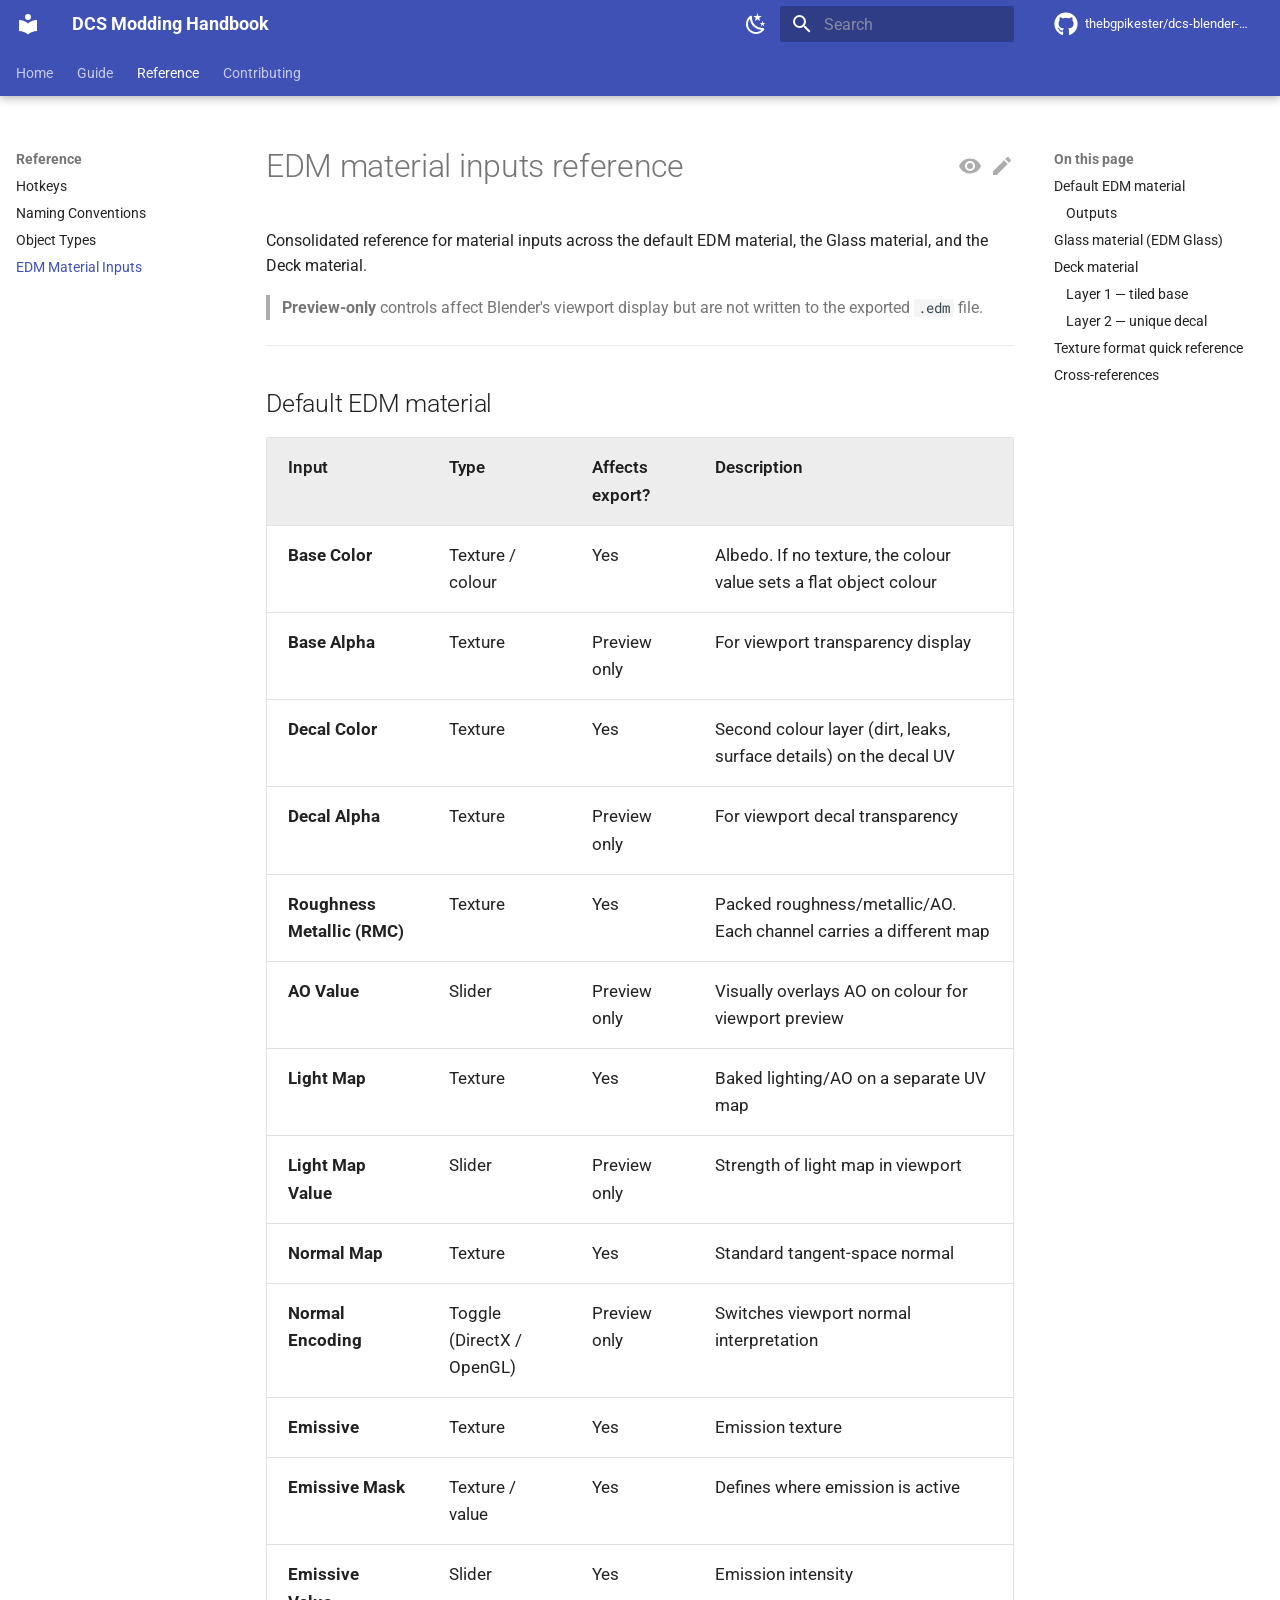
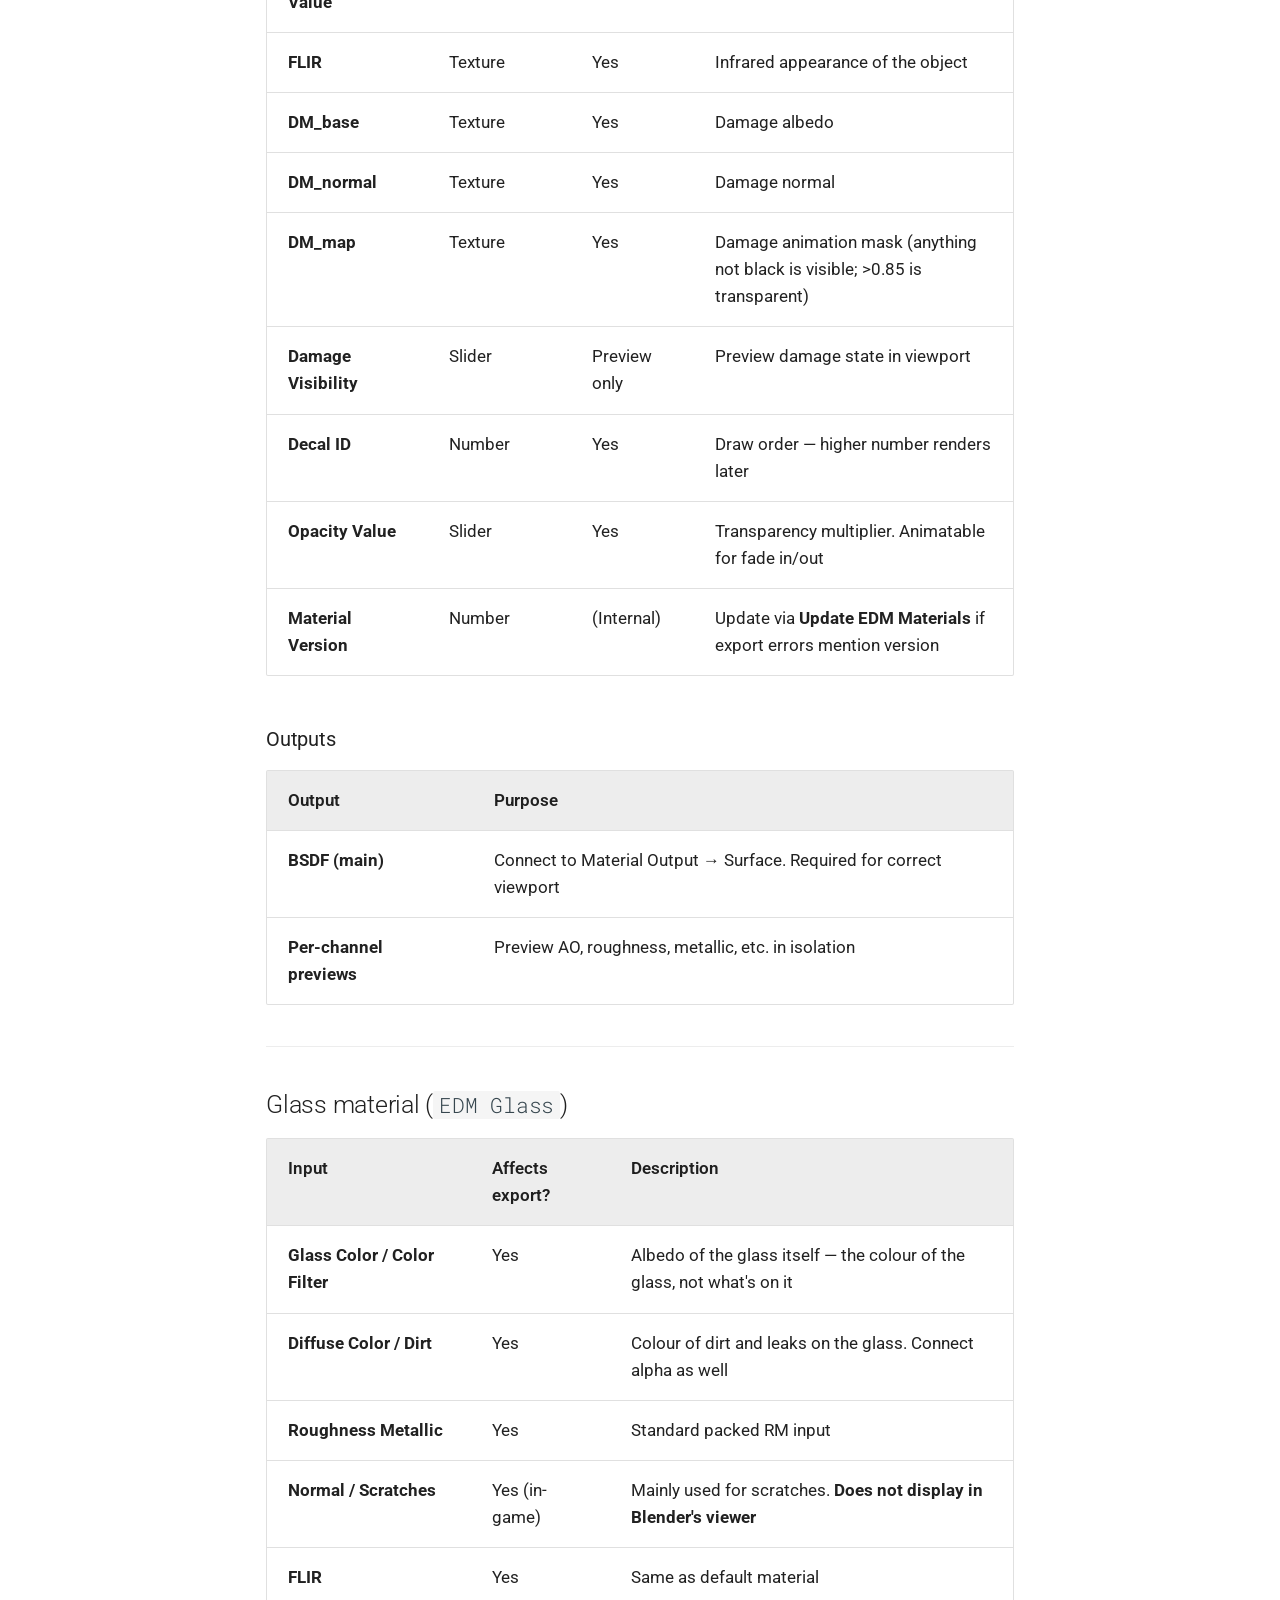
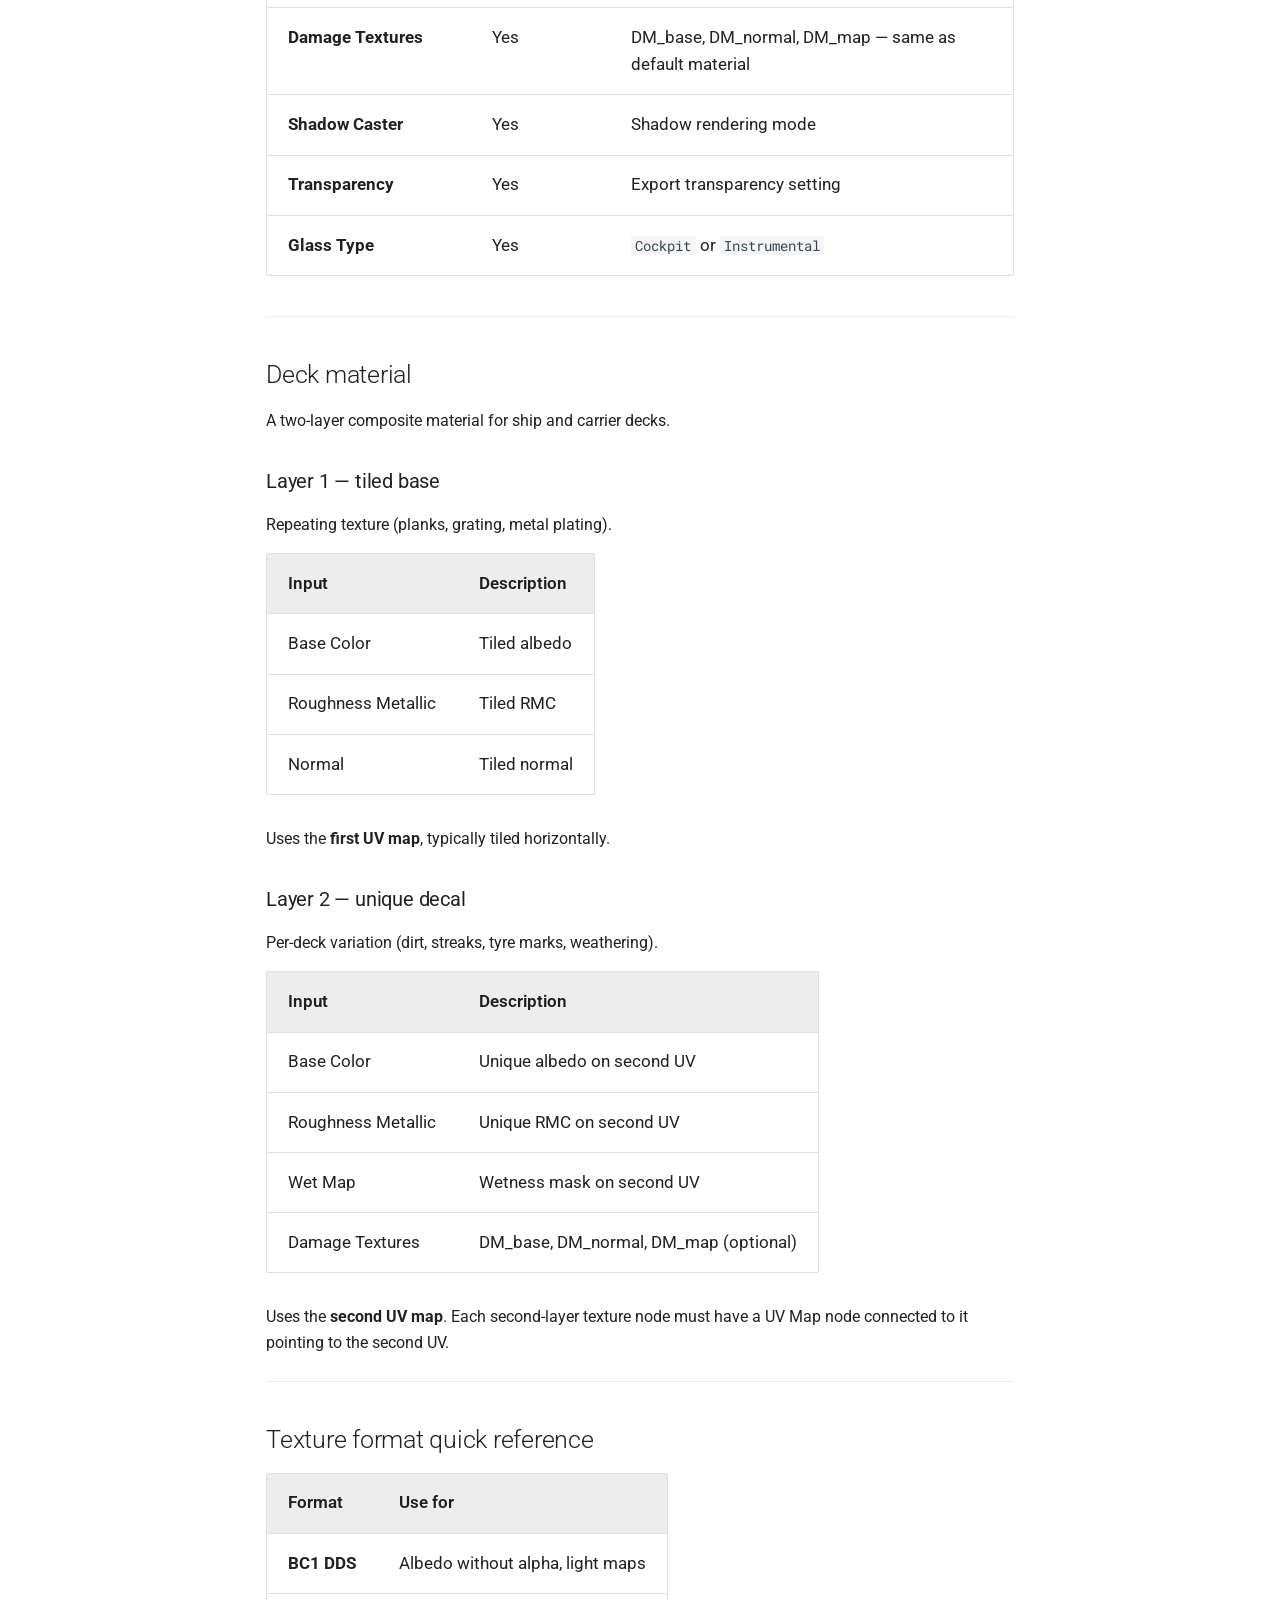
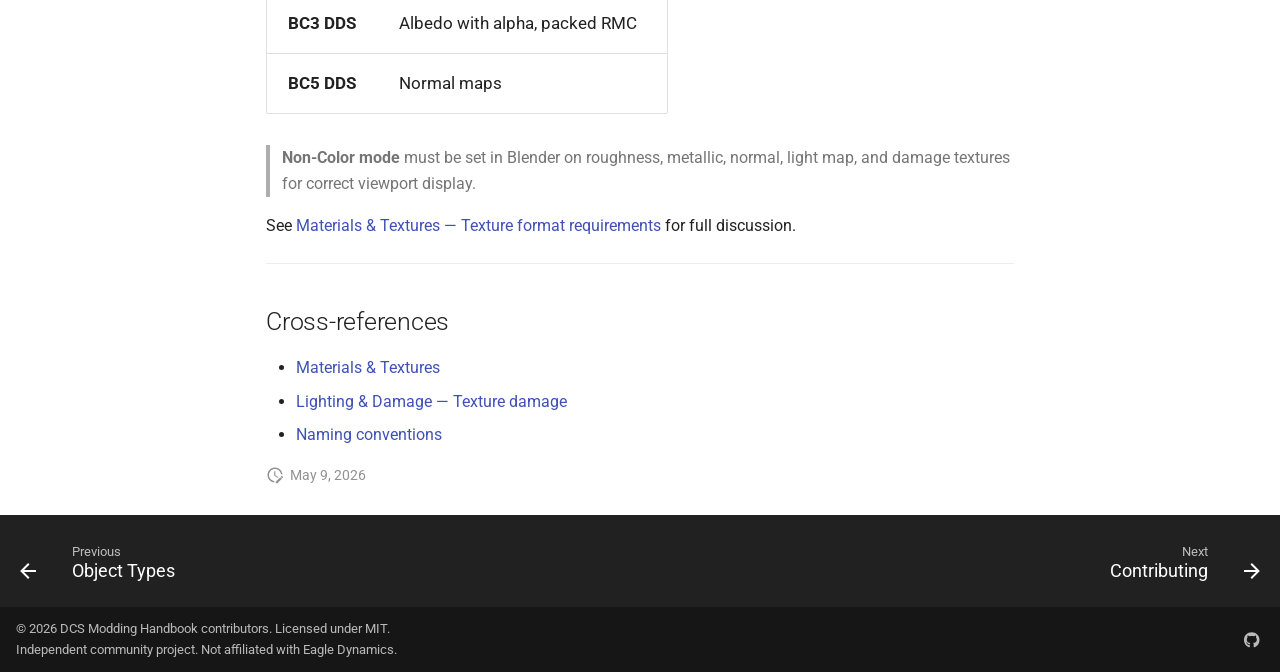
<file: reference/edm-material-inputs/index.html>
<!doctype html>
<html lang="en" class="no-js">
  <head>
    
      <meta charset="utf-8">
      <meta name="viewport" content="width=device-width,initial-scale=1">
      
        <meta name="description" content="Consolidated reference for material inputs across the default EDM material, the Glass material, and the Deck material.">
      
      
        <meta name="author" content="thebgpikester">
      
      
        <link rel="canonical" href="https://thebgpikester.github.io/dcs-blender-modding-handbook/reference/edm-material-inputs/">
      
      
        <link rel="prev" href="../object-types/">
      
      
        <link rel="next" href="../../contributing/">
      
      
      <link rel="icon" href="../../assets/images/favicon.png">
      <meta name="generator" content="mkdocs-1.6.1, mkdocs-material-9.5.49">
    
    
      
        <title>EDM material inputs - DCS Modding Handbook</title>
      
    
    
      <link rel="stylesheet" href="../../assets/stylesheets/main.6f8fc17f.min.css">
      
        
        <link rel="stylesheet" href="../../assets/stylesheets/palette.06af60db.min.css">
      
      


    
    
      
    
    
      
        
        
        <link rel="preconnect" href="https://fonts.gstatic.com" crossorigin>
        <link rel="stylesheet" href="https://fonts.googleapis.com/css?family=Roboto:300,300i,400,400i,700,700i%7CRoboto+Mono:400,400i,700,700i&display=fallback">
        <style>:root{--md-text-font:"Roboto";--md-code-font:"Roboto Mono"}</style>
      
    
    
      <link rel="stylesheet" href="../../stylesheets/extra.css">
    
    <script>__md_scope=new URL("../..",location),__md_hash=e=>[...e].reduce(((e,_)=>(e<<5)-e+_.charCodeAt(0)),0),__md_get=(e,_=localStorage,t=__md_scope)=>JSON.parse(_.getItem(t.pathname+"."+e)),__md_set=(e,_,t=localStorage,a=__md_scope)=>{try{t.setItem(a.pathname+"."+e,JSON.stringify(_))}catch(e){}}</script>
    
      

    
    
    
   <link href="../../assets/stylesheets/glightbox.min.css" rel="stylesheet"/><style>
    html.glightbox-open { overflow: initial; height: 100%; }
    .gslide-title { margin-top: 0px; user-select: text; }
    .gslide-desc { color: #666; user-select: text; }
    .gslide-image img { background: white; }
    .gscrollbar-fixer { padding-right: 15px; }
    .gdesc-inner { font-size: 0.75rem; }
    body[data-md-color-scheme="slate"] .gdesc-inner { background: var(--md-default-bg-color);}
    body[data-md-color-scheme="slate"] .gslide-title { color: var(--md-default-fg-color);}
    body[data-md-color-scheme="slate"] .gslide-desc { color: var(--md-default-fg-color);}</style> <script src="../../assets/javascripts/glightbox.min.js"></script></head>
  
  
    
    
      
    
    
    
    
    <body dir="ltr" data-md-color-scheme="slate" data-md-color-primary="black" data-md-color-accent="amber">
  
    
    <input class="md-toggle" data-md-toggle="drawer" type="checkbox" id="__drawer" autocomplete="off">
    <input class="md-toggle" data-md-toggle="search" type="checkbox" id="__search" autocomplete="off">
    <label class="md-overlay" for="__drawer"></label>
    <div data-md-component="skip">
      
        
        <a href="#edm-material-inputs-reference" class="md-skip">
          Skip to content
        </a>
      
    </div>
    <div data-md-component="announce">
      
    </div>
    
    
      

  

<header class="md-header md-header--shadow md-header--lifted" data-md-component="header">
  <nav class="md-header__inner md-grid" aria-label="Header">
    <a href="../.." title="DCS Modding Handbook" class="md-header__button md-logo" aria-label="DCS Modding Handbook" data-md-component="logo">
      
  
  <svg xmlns="http://www.w3.org/2000/svg" viewBox="0 0 24 24"><path d="M12 8a3 3 0 0 0 3-3 3 3 0 0 0-3-3 3 3 0 0 0-3 3 3 3 0 0 0 3 3m0 3.54C9.64 9.35 6.5 8 3 8v11c3.5 0 6.64 1.35 9 3.54 2.36-2.19 5.5-3.54 9-3.54V8c-3.5 0-6.64 1.35-9 3.54"/></svg>

    </a>
    <label class="md-header__button md-icon" for="__drawer">
      
      <svg xmlns="http://www.w3.org/2000/svg" viewBox="0 0 24 24"><path d="M3 6h18v2H3zm0 5h18v2H3zm0 5h18v2H3z"/></svg>
    </label>
    <div class="md-header__title" data-md-component="header-title">
      <div class="md-header__ellipsis">
        <div class="md-header__topic">
          <span class="md-ellipsis">
            DCS Modding Handbook
          </span>
        </div>
        <div class="md-header__topic" data-md-component="header-topic">
          <span class="md-ellipsis">
            
              EDM material inputs
            
          </span>
        </div>
      </div>
    </div>
    
      
        <form class="md-header__option" data-md-component="palette">
  
    
    
    
    <input class="md-option" data-md-color-media="(prefers-color-scheme: dark)" data-md-color-scheme="slate" data-md-color-primary="black" data-md-color-accent="amber"  aria-label="Switch to light mode"  type="radio" name="__palette" id="__palette_0">
    
      <label class="md-header__button md-icon" title="Switch to light mode" for="__palette_1" hidden>
        <svg xmlns="http://www.w3.org/2000/svg" viewBox="0 0 24 24"><path d="M12 7a5 5 0 0 1 5 5 5 5 0 0 1-5 5 5 5 0 0 1-5-5 5 5 0 0 1 5-5m0 2a3 3 0 0 0-3 3 3 3 0 0 0 3 3 3 3 0 0 0 3-3 3 3 0 0 0-3-3m0-7 2.39 3.42C13.65 5.15 12.84 5 12 5s-1.65.15-2.39.42zM3.34 7l4.16-.35A7.2 7.2 0 0 0 5.94 8.5c-.44.74-.69 1.5-.83 2.29zm.02 10 1.76-3.77a7.131 7.131 0 0 0 2.38 4.14zM20.65 7l-1.77 3.79a7.02 7.02 0 0 0-2.38-4.15zm-.01 10-4.14.36c.59-.51 1.12-1.14 1.54-1.86.42-.73.69-1.5.83-2.29zM12 22l-2.41-3.44c.74.27 1.55.44 2.41.44.82 0 1.63-.17 2.37-.44z"/></svg>
      </label>
    
  
    
    
    
    <input class="md-option" data-md-color-media="(prefers-color-scheme: light)" data-md-color-scheme="default" data-md-color-primary="indigo" data-md-color-accent="amber"  aria-label="Switch to dark mode"  type="radio" name="__palette" id="__palette_1">
    
      <label class="md-header__button md-icon" title="Switch to dark mode" for="__palette_0" hidden>
        <svg xmlns="http://www.w3.org/2000/svg" viewBox="0 0 24 24"><path d="m17.75 4.09-2.53 1.94.91 3.06-2.63-1.81-2.63 1.81.91-3.06-2.53-1.94L12.44 4l1.06-3 1.06 3zm3.5 6.91-1.64 1.25.59 1.98-1.7-1.17-1.7 1.17.59-1.98L15.75 11l2.06-.05L18.5 9l.69 1.95zm-2.28 4.95c.83-.08 1.72 1.1 1.19 1.85-.32.45-.66.87-1.08 1.27C15.17 23 8.84 23 4.94 19.07c-3.91-3.9-3.91-10.24 0-14.14.4-.4.82-.76 1.27-1.08.75-.53 1.93.36 1.85 1.19-.27 2.86.69 5.83 2.89 8.02a9.96 9.96 0 0 0 8.02 2.89m-1.64 2.02a12.08 12.08 0 0 1-7.8-3.47c-2.17-2.19-3.33-5-3.49-7.82-2.81 3.14-2.7 7.96.31 10.98 3.02 3.01 7.84 3.12 10.98.31"/></svg>
      </label>
    
  
</form>
      
    
    
      <script>var palette=__md_get("__palette");if(palette&&palette.color){if("(prefers-color-scheme)"===palette.color.media){var media=matchMedia("(prefers-color-scheme: light)"),input=document.querySelector(media.matches?"[data-md-color-media='(prefers-color-scheme: light)']":"[data-md-color-media='(prefers-color-scheme: dark)']");palette.color.media=input.getAttribute("data-md-color-media"),palette.color.scheme=input.getAttribute("data-md-color-scheme"),palette.color.primary=input.getAttribute("data-md-color-primary"),palette.color.accent=input.getAttribute("data-md-color-accent")}for(var[key,value]of Object.entries(palette.color))document.body.setAttribute("data-md-color-"+key,value)}</script>
    
    
    
      <label class="md-header__button md-icon" for="__search">
        
        <svg xmlns="http://www.w3.org/2000/svg" viewBox="0 0 24 24"><path d="M9.5 3A6.5 6.5 0 0 1 16 9.5c0 1.61-.59 3.09-1.56 4.23l.27.27h.79l5 5-1.5 1.5-5-5v-.79l-.27-.27A6.52 6.52 0 0 1 9.5 16 6.5 6.5 0 0 1 3 9.5 6.5 6.5 0 0 1 9.5 3m0 2C7 5 5 7 5 9.5S7 14 9.5 14 14 12 14 9.5 12 5 9.5 5"/></svg>
      </label>
      <div class="md-search" data-md-component="search" role="dialog">
  <label class="md-search__overlay" for="__search"></label>
  <div class="md-search__inner" role="search">
    <form class="md-search__form" name="search">
      <input type="text" class="md-search__input" name="query" aria-label="Search" placeholder="Search" autocapitalize="off" autocorrect="off" autocomplete="off" spellcheck="false" data-md-component="search-query" required>
      <label class="md-search__icon md-icon" for="__search">
        
        <svg xmlns="http://www.w3.org/2000/svg" viewBox="0 0 24 24"><path d="M9.5 3A6.5 6.5 0 0 1 16 9.5c0 1.61-.59 3.09-1.56 4.23l.27.27h.79l5 5-1.5 1.5-5-5v-.79l-.27-.27A6.52 6.52 0 0 1 9.5 16 6.5 6.5 0 0 1 3 9.5 6.5 6.5 0 0 1 9.5 3m0 2C7 5 5 7 5 9.5S7 14 9.5 14 14 12 14 9.5 12 5 9.5 5"/></svg>
        
        <svg xmlns="http://www.w3.org/2000/svg" viewBox="0 0 24 24"><path d="M20 11v2H8l5.5 5.5-1.42 1.42L4.16 12l7.92-7.92L13.5 5.5 8 11z"/></svg>
      </label>
      <nav class="md-search__options" aria-label="Search">
        
          <a href="javascript:void(0)" class="md-search__icon md-icon" title="Share" aria-label="Share" data-clipboard data-clipboard-text="" data-md-component="search-share" tabindex="-1">
            
            <svg xmlns="http://www.w3.org/2000/svg" viewBox="0 0 24 24"><path d="M18 16.08c-.76 0-1.44.3-1.96.77L8.91 12.7c.05-.23.09-.46.09-.7s-.04-.47-.09-.7l7.05-4.11c.54.5 1.25.81 2.04.81a3 3 0 0 0 3-3 3 3 0 0 0-3-3 3 3 0 0 0-3 3c0 .24.04.47.09.7L8.04 9.81C7.5 9.31 6.79 9 6 9a3 3 0 0 0-3 3 3 3 0 0 0 3 3c.79 0 1.5-.31 2.04-.81l7.12 4.15c-.05.21-.08.43-.08.66 0 1.61 1.31 2.91 2.92 2.91s2.92-1.3 2.92-2.91A2.92 2.92 0 0 0 18 16.08"/></svg>
          </a>
        
        <button type="reset" class="md-search__icon md-icon" title="Clear" aria-label="Clear" tabindex="-1">
          
          <svg xmlns="http://www.w3.org/2000/svg" viewBox="0 0 24 24"><path d="M19 6.41 17.59 5 12 10.59 6.41 5 5 6.41 10.59 12 5 17.59 6.41 19 12 13.41 17.59 19 19 17.59 13.41 12z"/></svg>
        </button>
      </nav>
      
        <div class="md-search__suggest" data-md-component="search-suggest"></div>
      
    </form>
    <div class="md-search__output">
      <div class="md-search__scrollwrap" tabindex="0" data-md-scrollfix>
        <div class="md-search-result" data-md-component="search-result">
          <div class="md-search-result__meta">
            Initializing search
          </div>
          <ol class="md-search-result__list" role="presentation"></ol>
        </div>
      </div>
    </div>
  </div>
</div>
    
    
      <div class="md-header__source">
        <a href="https://github.com/thebgpikester/dcs-blender-modding-handbook" title="Go to repository" class="md-source" data-md-component="source">
  <div class="md-source__icon md-icon">
    
    <svg xmlns="http://www.w3.org/2000/svg" viewBox="0 0 496 512"><!--! Font Awesome Free 6.7.1 by @fontawesome - https://fontawesome.com License - https://fontawesome.com/license/free (Icons: CC BY 4.0, Fonts: SIL OFL 1.1, Code: MIT License) Copyright 2024 Fonticons, Inc.--><path d="M165.9 397.4c0 2-2.3 3.6-5.2 3.6-3.3.3-5.6-1.3-5.6-3.6 0-2 2.3-3.6 5.2-3.6 3-.3 5.6 1.3 5.6 3.6m-31.1-4.5c-.7 2 1.3 4.3 4.3 4.9 2.6 1 5.6 0 6.2-2s-1.3-4.3-4.3-5.2c-2.6-.7-5.5.3-6.2 2.3m44.2-1.7c-2.9.7-4.9 2.6-4.6 4.9.3 2 2.9 3.3 5.9 2.6 2.9-.7 4.9-2.6 4.6-4.6-.3-1.9-3-3.2-5.9-2.9M244.8 8C106.1 8 0 113.3 0 252c0 110.9 69.8 205.8 169.5 239.2 12.8 2.3 17.3-5.6 17.3-12.1 0-6.2-.3-40.4-.3-61.4 0 0-70 15-84.7-29.8 0 0-11.4-29.1-27.8-36.6 0 0-22.9-15.7 1.6-15.4 0 0 24.9 2 38.6 25.8 21.9 38.6 58.6 27.5 72.9 20.9 2.3-16 8.8-27.1 16-33.7-55.9-6.2-112.3-14.3-112.3-110.5 0-27.5 7.6-41.3 23.6-58.9-2.6-6.5-11.1-33.3 2.6-67.9 20.9-6.5 69 27 69 27 20-5.6 41.5-8.5 62.8-8.5s42.8 2.9 62.8 8.5c0 0 48.1-33.6 69-27 13.7 34.7 5.2 61.4 2.6 67.9 16 17.7 25.8 31.5 25.8 58.9 0 96.5-58.9 104.2-114.8 110.5 9.2 7.9 17 22.9 17 46.4 0 33.7-.3 75.4-.3 83.6 0 6.5 4.6 14.4 17.3 12.1C428.2 457.8 496 362.9 496 252 496 113.3 383.5 8 244.8 8M97.2 352.9c-1.3 1-1 3.3.7 5.2 1.6 1.6 3.9 2.3 5.2 1 1.3-1 1-3.3-.7-5.2-1.6-1.6-3.9-2.3-5.2-1m-10.8-8.1c-.7 1.3.3 2.9 2.3 3.9 1.6 1 3.6.7 4.3-.7.7-1.3-.3-2.9-2.3-3.9-2-.6-3.6-.3-4.3.7m32.4 35.6c-1.6 1.3-1 4.3 1.3 6.2 2.3 2.3 5.2 2.6 6.5 1 1.3-1.3.7-4.3-1.3-6.2-2.2-2.3-5.2-2.6-6.5-1m-11.4-14.7c-1.6 1-1.6 3.6 0 5.9s4.3 3.3 5.6 2.3c1.6-1.3 1.6-3.9 0-6.2-1.4-2.3-4-3.3-5.6-2"/></svg>
  </div>
  <div class="md-source__repository">
    thebgpikester/dcs-blender-modding-handbook
  </div>
</a>
      </div>
    
  </nav>
  
    
      
<nav class="md-tabs" aria-label="Tabs" data-md-component="tabs">
  <div class="md-grid">
    <ul class="md-tabs__list">
      
        
  
  
  
    <li class="md-tabs__item">
      <a href="../.." class="md-tabs__link">
        
  
    
  
  Home

      </a>
    </li>
  

      
        
  
  
  
    
    
      <li class="md-tabs__item">
        <a href="../../00-overview/" class="md-tabs__link">
          
  
    
  
  Guide

        </a>
      </li>
    
  

      
        
  
  
    
  
  
    
    
      <li class="md-tabs__item md-tabs__item--active">
        <a href="../hotkey-reference/" class="md-tabs__link">
          
  
    
  
  Reference

        </a>
      </li>
    
  

      
        
  
  
  
    <li class="md-tabs__item">
      <a href="../../contributing/" class="md-tabs__link">
        
  
    
  
  Contributing

      </a>
    </li>
  

      
    </ul>
  </div>
</nav>
    
  
</header>
    
    <div class="md-container" data-md-component="container">
      
      
        
      
      <main class="md-main" data-md-component="main">
        <div class="md-main__inner md-grid">
          
            
              
              <div class="md-sidebar md-sidebar--primary" data-md-component="sidebar" data-md-type="navigation" >
                <div class="md-sidebar__scrollwrap">
                  <div class="md-sidebar__inner">
                    


  


<nav class="md-nav md-nav--primary md-nav--lifted" aria-label="Navigation" data-md-level="0">
  <label class="md-nav__title" for="__drawer">
    <a href="../.." title="DCS Modding Handbook" class="md-nav__button md-logo" aria-label="DCS Modding Handbook" data-md-component="logo">
      
  
  <svg xmlns="http://www.w3.org/2000/svg" viewBox="0 0 24 24"><path d="M12 8a3 3 0 0 0 3-3 3 3 0 0 0-3-3 3 3 0 0 0-3 3 3 3 0 0 0 3 3m0 3.54C9.64 9.35 6.5 8 3 8v11c3.5 0 6.64 1.35 9 3.54 2.36-2.19 5.5-3.54 9-3.54V8c-3.5 0-6.64 1.35-9 3.54"/></svg>

    </a>
    DCS Modding Handbook
  </label>
  
    <div class="md-nav__source">
      <a href="https://github.com/thebgpikester/dcs-blender-modding-handbook" title="Go to repository" class="md-source" data-md-component="source">
  <div class="md-source__icon md-icon">
    
    <svg xmlns="http://www.w3.org/2000/svg" viewBox="0 0 496 512"><!--! Font Awesome Free 6.7.1 by @fontawesome - https://fontawesome.com License - https://fontawesome.com/license/free (Icons: CC BY 4.0, Fonts: SIL OFL 1.1, Code: MIT License) Copyright 2024 Fonticons, Inc.--><path d="M165.9 397.4c0 2-2.3 3.6-5.2 3.6-3.3.3-5.6-1.3-5.6-3.6 0-2 2.3-3.6 5.2-3.6 3-.3 5.6 1.3 5.6 3.6m-31.1-4.5c-.7 2 1.3 4.3 4.3 4.9 2.6 1 5.6 0 6.2-2s-1.3-4.3-4.3-5.2c-2.6-.7-5.5.3-6.2 2.3m44.2-1.7c-2.9.7-4.9 2.6-4.6 4.9.3 2 2.9 3.3 5.9 2.6 2.9-.7 4.9-2.6 4.6-4.6-.3-1.9-3-3.2-5.9-2.9M244.8 8C106.1 8 0 113.3 0 252c0 110.9 69.8 205.8 169.5 239.2 12.8 2.3 17.3-5.6 17.3-12.1 0-6.2-.3-40.4-.3-61.4 0 0-70 15-84.7-29.8 0 0-11.4-29.1-27.8-36.6 0 0-22.9-15.7 1.6-15.4 0 0 24.9 2 38.6 25.8 21.9 38.6 58.6 27.5 72.9 20.9 2.3-16 8.8-27.1 16-33.7-55.9-6.2-112.3-14.3-112.3-110.5 0-27.5 7.6-41.3 23.6-58.9-2.6-6.5-11.1-33.3 2.6-67.9 20.9-6.5 69 27 69 27 20-5.6 41.5-8.5 62.8-8.5s42.8 2.9 62.8 8.5c0 0 48.1-33.6 69-27 13.7 34.7 5.2 61.4 2.6 67.9 16 17.7 25.8 31.5 25.8 58.9 0 96.5-58.9 104.2-114.8 110.5 9.2 7.9 17 22.9 17 46.4 0 33.7-.3 75.4-.3 83.6 0 6.5 4.6 14.4 17.3 12.1C428.2 457.8 496 362.9 496 252 496 113.3 383.5 8 244.8 8M97.2 352.9c-1.3 1-1 3.3.7 5.2 1.6 1.6 3.9 2.3 5.2 1 1.3-1 1-3.3-.7-5.2-1.6-1.6-3.9-2.3-5.2-1m-10.8-8.1c-.7 1.3.3 2.9 2.3 3.9 1.6 1 3.6.7 4.3-.7.7-1.3-.3-2.9-2.3-3.9-2-.6-3.6-.3-4.3.7m32.4 35.6c-1.6 1.3-1 4.3 1.3 6.2 2.3 2.3 5.2 2.6 6.5 1 1.3-1.3.7-4.3-1.3-6.2-2.2-2.3-5.2-2.6-6.5-1m-11.4-14.7c-1.6 1-1.6 3.6 0 5.9s4.3 3.3 5.6 2.3c1.6-1.3 1.6-3.9 0-6.2-1.4-2.3-4-3.3-5.6-2"/></svg>
  </div>
  <div class="md-source__repository">
    thebgpikester/dcs-blender-modding-handbook
  </div>
</a>
    </div>
  
  <ul class="md-nav__list" data-md-scrollfix>
    
      
      
  
  
  
  
    <li class="md-nav__item">
      <a href="../.." class="md-nav__link">
        
  
  <span class="md-ellipsis">
    Home
  </span>
  

      </a>
    </li>
  

    
      
      
  
  
  
  
    
    
      
        
      
        
      
        
      
        
      
        
      
        
      
        
      
        
      
    
    
      
      
        
      
    
    
    <li class="md-nav__item md-nav__item--nested">
      
        
        
          
        
        <input class="md-nav__toggle md-toggle md-toggle--indeterminate" type="checkbox" id="__nav_2" >
        
          
          <label class="md-nav__link" for="__nav_2" id="__nav_2_label" tabindex="0">
            
  
  <span class="md-ellipsis">
    Guide
  </span>
  

            <span class="md-nav__icon md-icon"></span>
          </label>
        
        <nav class="md-nav" data-md-level="1" aria-labelledby="__nav_2_label" aria-expanded="false">
          <label class="md-nav__title" for="__nav_2">
            <span class="md-nav__icon md-icon"></span>
            Guide
          </label>
          <ul class="md-nav__list" data-md-scrollfix>
            
              
                
  
  
  
  
    <li class="md-nav__item">
      <a href="../../00-overview/" class="md-nav__link">
        
  
  <span class="md-ellipsis">
    Overview
  </span>
  

      </a>
    </li>
  

              
            
              
                
  
  
  
  
    <li class="md-nav__item">
      <a href="../../01-installation/" class="md-nav__link">
        
  
  <span class="md-ellipsis">
    Installation
  </span>
  

      </a>
    </li>
  

              
            
              
                
  
  
  
  
    <li class="md-nav__item">
      <a href="../../02-geometry-animation/" class="md-nav__link">
        
  
  <span class="md-ellipsis">
    Geometry & Animation
  </span>
  

      </a>
    </li>
  

              
            
              
                
  
  
  
  
    <li class="md-nav__item">
      <a href="../../03-materials-textures/" class="md-nav__link">
        
  
  <span class="md-ellipsis">
    Materials & Textures
  </span>
  

      </a>
    </li>
  

              
            
              
                
  
  
  
  
    <li class="md-nav__item">
      <a href="../../04-lighting-damage/" class="md-nav__link">
        
  
  <span class="md-ellipsis">
    Lighting & Damage
  </span>
  

      </a>
    </li>
  

              
            
              
                
  
  
  
  
    <li class="md-nav__item">
      <a href="../../05-fbx-pipeline/" class="md-nav__link">
        
  
  <span class="md-ellipsis">
    FBX Pipeline
  </span>
  

      </a>
    </li>
  

              
            
              
                
  
  
  
  
    <li class="md-nav__item">
      <a href="../../06-substance-painter/" class="md-nav__link">
        
  
  <span class="md-ellipsis">
    Substance Painter
  </span>
  

      </a>
    </li>
  

              
            
              
                
  
  
  
  
    <li class="md-nav__item">
      <a href="../../07-troubleshooting/" class="md-nav__link">
        
  
  <span class="md-ellipsis">
    Troubleshooting
  </span>
  

      </a>
    </li>
  

              
            
          </ul>
        </nav>
      
    </li>
  

    
      
      
  
  
    
  
  
  
    
    
      
        
      
        
      
        
      
        
      
    
    
      
        
        
      
      
        
      
    
    
    <li class="md-nav__item md-nav__item--active md-nav__item--section md-nav__item--nested">
      
        
        
        <input class="md-nav__toggle md-toggle " type="checkbox" id="__nav_3" checked>
        
          
          <label class="md-nav__link" for="__nav_3" id="__nav_3_label" tabindex="">
            
  
  <span class="md-ellipsis">
    Reference
  </span>
  

            <span class="md-nav__icon md-icon"></span>
          </label>
        
        <nav class="md-nav" data-md-level="1" aria-labelledby="__nav_3_label" aria-expanded="true">
          <label class="md-nav__title" for="__nav_3">
            <span class="md-nav__icon md-icon"></span>
            Reference
          </label>
          <ul class="md-nav__list" data-md-scrollfix>
            
              
                
  
  
  
  
    <li class="md-nav__item">
      <a href="../hotkey-reference/" class="md-nav__link">
        
  
  <span class="md-ellipsis">
    Hotkeys
  </span>
  

      </a>
    </li>
  

              
            
              
                
  
  
  
  
    <li class="md-nav__item">
      <a href="../naming-conventions/" class="md-nav__link">
        
  
  <span class="md-ellipsis">
    Naming Conventions
  </span>
  

      </a>
    </li>
  

              
            
              
                
  
  
  
  
    <li class="md-nav__item">
      <a href="../object-types/" class="md-nav__link">
        
  
  <span class="md-ellipsis">
    Object Types
  </span>
  

      </a>
    </li>
  

              
            
              
                
  
  
    
  
  
  
    <li class="md-nav__item md-nav__item--active">
      
      <input class="md-nav__toggle md-toggle" type="checkbox" id="__toc">
      
      
        
      
      
        <label class="md-nav__link md-nav__link--active" for="__toc">
          
  
  <span class="md-ellipsis">
    EDM Material Inputs
  </span>
  

          <span class="md-nav__icon md-icon"></span>
        </label>
      
      <a href="./" class="md-nav__link md-nav__link--active">
        
  
  <span class="md-ellipsis">
    EDM Material Inputs
  </span>
  

      </a>
      
        

  

<nav class="md-nav md-nav--secondary" aria-label="On this page">
  
  
  
    
  
  
    <label class="md-nav__title" for="__toc">
      <span class="md-nav__icon md-icon"></span>
      On this page
    </label>
    <ul class="md-nav__list" data-md-component="toc" data-md-scrollfix>
      
        <li class="md-nav__item">
  <a href="#default-edm-material" class="md-nav__link">
    <span class="md-ellipsis">
      Default EDM material
    </span>
  </a>
  
    <nav class="md-nav" aria-label="Default EDM material">
      <ul class="md-nav__list">
        
          <li class="md-nav__item">
  <a href="#outputs" class="md-nav__link">
    <span class="md-ellipsis">
      Outputs
    </span>
  </a>
  
</li>
        
      </ul>
    </nav>
  
</li>
      
        <li class="md-nav__item">
  <a href="#glass-material-edm-glass" class="md-nav__link">
    <span class="md-ellipsis">
      Glass material (EDM Glass)
    </span>
  </a>
  
</li>
      
        <li class="md-nav__item">
  <a href="#deck-material" class="md-nav__link">
    <span class="md-ellipsis">
      Deck material
    </span>
  </a>
  
    <nav class="md-nav" aria-label="Deck material">
      <ul class="md-nav__list">
        
          <li class="md-nav__item">
  <a href="#layer-1-tiled-base" class="md-nav__link">
    <span class="md-ellipsis">
      Layer 1 — tiled base
    </span>
  </a>
  
</li>
        
          <li class="md-nav__item">
  <a href="#layer-2-unique-decal" class="md-nav__link">
    <span class="md-ellipsis">
      Layer 2 — unique decal
    </span>
  </a>
  
</li>
        
      </ul>
    </nav>
  
</li>
      
        <li class="md-nav__item">
  <a href="#texture-format-quick-reference" class="md-nav__link">
    <span class="md-ellipsis">
      Texture format quick reference
    </span>
  </a>
  
</li>
      
        <li class="md-nav__item">
  <a href="#cross-references" class="md-nav__link">
    <span class="md-ellipsis">
      Cross-references
    </span>
  </a>
  
</li>
      
    </ul>
  
</nav>
      
    </li>
  

              
            
          </ul>
        </nav>
      
    </li>
  

    
      
      
  
  
  
  
    <li class="md-nav__item">
      <a href="../../contributing/" class="md-nav__link">
        
  
  <span class="md-ellipsis">
    Contributing
  </span>
  

      </a>
    </li>
  

    
  </ul>
</nav>
                  </div>
                </div>
              </div>
            
            
              
              <div class="md-sidebar md-sidebar--secondary" data-md-component="sidebar" data-md-type="toc" >
                <div class="md-sidebar__scrollwrap">
                  <div class="md-sidebar__inner">
                    

  

<nav class="md-nav md-nav--secondary" aria-label="On this page">
  
  
  
    
  
  
    <label class="md-nav__title" for="__toc">
      <span class="md-nav__icon md-icon"></span>
      On this page
    </label>
    <ul class="md-nav__list" data-md-component="toc" data-md-scrollfix>
      
        <li class="md-nav__item">
  <a href="#default-edm-material" class="md-nav__link">
    <span class="md-ellipsis">
      Default EDM material
    </span>
  </a>
  
    <nav class="md-nav" aria-label="Default EDM material">
      <ul class="md-nav__list">
        
          <li class="md-nav__item">
  <a href="#outputs" class="md-nav__link">
    <span class="md-ellipsis">
      Outputs
    </span>
  </a>
  
</li>
        
      </ul>
    </nav>
  
</li>
      
        <li class="md-nav__item">
  <a href="#glass-material-edm-glass" class="md-nav__link">
    <span class="md-ellipsis">
      Glass material (EDM Glass)
    </span>
  </a>
  
</li>
      
        <li class="md-nav__item">
  <a href="#deck-material" class="md-nav__link">
    <span class="md-ellipsis">
      Deck material
    </span>
  </a>
  
    <nav class="md-nav" aria-label="Deck material">
      <ul class="md-nav__list">
        
          <li class="md-nav__item">
  <a href="#layer-1-tiled-base" class="md-nav__link">
    <span class="md-ellipsis">
      Layer 1 — tiled base
    </span>
  </a>
  
</li>
        
          <li class="md-nav__item">
  <a href="#layer-2-unique-decal" class="md-nav__link">
    <span class="md-ellipsis">
      Layer 2 — unique decal
    </span>
  </a>
  
</li>
        
      </ul>
    </nav>
  
</li>
      
        <li class="md-nav__item">
  <a href="#texture-format-quick-reference" class="md-nav__link">
    <span class="md-ellipsis">
      Texture format quick reference
    </span>
  </a>
  
</li>
      
        <li class="md-nav__item">
  <a href="#cross-references" class="md-nav__link">
    <span class="md-ellipsis">
      Cross-references
    </span>
  </a>
  
</li>
      
    </ul>
  
</nav>
                  </div>
                </div>
              </div>
            
          
          
            <div class="md-content" data-md-component="content">
              <article class="md-content__inner md-typeset">
                
                  

  
    <a href="https://github.com/thebgpikester/dcs-blender-modding-handbook/edit/main/docs/reference/edm-material-inputs.md" title="Edit this page" class="md-content__button md-icon">
      
      <svg xmlns="http://www.w3.org/2000/svg" viewBox="0 0 24 24"><path d="M20.71 7.04c.39-.39.39-1.04 0-1.41l-2.34-2.34c-.37-.39-1.02-.39-1.41 0l-1.84 1.83 3.75 3.75M3 17.25V21h3.75L17.81 9.93l-3.75-3.75z"/></svg>
    </a>
  
  
    
      
    
    <a href="https://github.com/thebgpikester/dcs-blender-modding-handbook/raw/main/docs/reference/edm-material-inputs.md" title="View source of this page" class="md-content__button md-icon">
      
      <svg xmlns="http://www.w3.org/2000/svg" viewBox="0 0 24 24"><path d="M12 9a3 3 0 0 0-3 3 3 3 0 0 0 3 3 3 3 0 0 0 3-3 3 3 0 0 0-3-3m0 8a5 5 0 0 1-5-5 5 5 0 0 1 5-5 5 5 0 0 1 5 5 5 5 0 0 1-5 5m0-12.5C7 4.5 2.73 7.61 1 12c1.73 4.39 6 7.5 11 7.5s9.27-3.11 11-7.5c-1.73-4.39-6-7.5-11-7.5"/></svg>
    </a>
  


<h1 id="edm-material-inputs-reference">EDM material inputs reference<a class="headerlink" href="#edm-material-inputs-reference" title="Permanent link">&para;</a></h1>
<p>Consolidated reference for material inputs across the default EDM material, the Glass material, and the Deck material.</p>
<blockquote>
<p><strong>Preview-only</strong> controls affect Blender's viewport display but are not written to the exported <code>.edm</code> file.</p>
</blockquote>
<hr />
<h2 id="default-edm-material">Default EDM material<a class="headerlink" href="#default-edm-material" title="Permanent link">&para;</a></h2>
<table>
<thead>
<tr>
<th>Input</th>
<th>Type</th>
<th>Affects export?</th>
<th>Description</th>
</tr>
</thead>
<tbody>
<tr>
<td><strong>Base Color</strong></td>
<td>Texture / colour</td>
<td>Yes</td>
<td>Albedo. If no texture, the colour value sets a flat object colour</td>
</tr>
<tr>
<td><strong>Base Alpha</strong></td>
<td>Texture</td>
<td>Preview only</td>
<td>For viewport transparency display</td>
</tr>
<tr>
<td><strong>Decal Color</strong></td>
<td>Texture</td>
<td>Yes</td>
<td>Second colour layer (dirt, leaks, surface details) on the decal UV</td>
</tr>
<tr>
<td><strong>Decal Alpha</strong></td>
<td>Texture</td>
<td>Preview only</td>
<td>For viewport decal transparency</td>
</tr>
<tr>
<td><strong>Roughness Metallic (RMC)</strong></td>
<td>Texture</td>
<td>Yes</td>
<td>Packed roughness/metallic/AO. Each channel carries a different map</td>
</tr>
<tr>
<td><strong>AO Value</strong></td>
<td>Slider</td>
<td>Preview only</td>
<td>Visually overlays AO on colour for viewport preview</td>
</tr>
<tr>
<td><strong>Light Map</strong></td>
<td>Texture</td>
<td>Yes</td>
<td>Baked lighting/AO on a separate UV map</td>
</tr>
<tr>
<td><strong>Light Map Value</strong></td>
<td>Slider</td>
<td>Preview only</td>
<td>Strength of light map in viewport</td>
</tr>
<tr>
<td><strong>Normal Map</strong></td>
<td>Texture</td>
<td>Yes</td>
<td>Standard tangent-space normal</td>
</tr>
<tr>
<td><strong>Normal Encoding</strong></td>
<td>Toggle (DirectX / OpenGL)</td>
<td>Preview only</td>
<td>Switches viewport normal interpretation</td>
</tr>
<tr>
<td><strong>Emissive</strong></td>
<td>Texture</td>
<td>Yes</td>
<td>Emission texture</td>
</tr>
<tr>
<td><strong>Emissive Mask</strong></td>
<td>Texture / value</td>
<td>Yes</td>
<td>Defines where emission is active</td>
</tr>
<tr>
<td><strong>Emissive Value</strong></td>
<td>Slider</td>
<td>Yes</td>
<td>Emission intensity</td>
</tr>
<tr>
<td><strong>FLIR</strong></td>
<td>Texture</td>
<td>Yes</td>
<td>Infrared appearance of the object</td>
</tr>
<tr>
<td><strong>DM_base</strong></td>
<td>Texture</td>
<td>Yes</td>
<td>Damage albedo</td>
</tr>
<tr>
<td><strong>DM_normal</strong></td>
<td>Texture</td>
<td>Yes</td>
<td>Damage normal</td>
</tr>
<tr>
<td><strong>DM_map</strong></td>
<td>Texture</td>
<td>Yes</td>
<td>Damage animation mask (anything not black is visible; &gt;0.85 is transparent)</td>
</tr>
<tr>
<td><strong>Damage Visibility</strong></td>
<td>Slider</td>
<td>Preview only</td>
<td>Preview damage state in viewport</td>
</tr>
<tr>
<td><strong>Decal ID</strong></td>
<td>Number</td>
<td>Yes</td>
<td>Draw order — higher number renders later</td>
</tr>
<tr>
<td><strong>Opacity Value</strong></td>
<td>Slider</td>
<td>Yes</td>
<td>Transparency multiplier. Animatable for fade in/out</td>
</tr>
<tr>
<td><strong>Material Version</strong></td>
<td>Number</td>
<td>(Internal)</td>
<td>Update via <strong>Update EDM Materials</strong> if export errors mention version</td>
</tr>
</tbody>
</table>
<h3 id="outputs">Outputs<a class="headerlink" href="#outputs" title="Permanent link">&para;</a></h3>
<table>
<thead>
<tr>
<th>Output</th>
<th>Purpose</th>
</tr>
</thead>
<tbody>
<tr>
<td><strong>BSDF (main)</strong></td>
<td>Connect to Material Output → Surface. Required for correct viewport</td>
</tr>
<tr>
<td><strong>Per-channel previews</strong></td>
<td>Preview AO, roughness, metallic, etc. in isolation</td>
</tr>
</tbody>
</table>
<hr />
<h2 id="glass-material-edm-glass">Glass material (<code>EDM Glass</code>)<a class="headerlink" href="#glass-material-edm-glass" title="Permanent link">&para;</a></h2>
<table>
<thead>
<tr>
<th>Input</th>
<th>Affects export?</th>
<th>Description</th>
</tr>
</thead>
<tbody>
<tr>
<td><strong>Glass Color / Color Filter</strong></td>
<td>Yes</td>
<td>Albedo of the glass itself — the colour of the glass, not what's on it</td>
</tr>
<tr>
<td><strong>Diffuse Color / Dirt</strong></td>
<td>Yes</td>
<td>Colour of dirt and leaks on the glass. Connect alpha as well</td>
</tr>
<tr>
<td><strong>Roughness Metallic</strong></td>
<td>Yes</td>
<td>Standard packed RM input</td>
</tr>
<tr>
<td><strong>Normal / Scratches</strong></td>
<td>Yes (in-game)</td>
<td>Mainly used for scratches. <strong>Does not display in Blender's viewer</strong></td>
</tr>
<tr>
<td><strong>FLIR</strong></td>
<td>Yes</td>
<td>Same as default material</td>
</tr>
<tr>
<td><strong>Damage Textures</strong></td>
<td>Yes</td>
<td>DM_base, DM_normal, DM_map — same as default material</td>
</tr>
<tr>
<td><strong>Shadow Caster</strong></td>
<td>Yes</td>
<td>Shadow rendering mode</td>
</tr>
<tr>
<td><strong>Transparency</strong></td>
<td>Yes</td>
<td>Export transparency setting</td>
</tr>
<tr>
<td><strong>Glass Type</strong></td>
<td>Yes</td>
<td><code>Cockpit</code> or <code>Instrumental</code></td>
</tr>
</tbody>
</table>
<hr />
<h2 id="deck-material">Deck material<a class="headerlink" href="#deck-material" title="Permanent link">&para;</a></h2>
<p>A two-layer composite material for ship and carrier decks.</p>
<h3 id="layer-1-tiled-base">Layer 1 — tiled base<a class="headerlink" href="#layer-1-tiled-base" title="Permanent link">&para;</a></h3>
<p>Repeating texture (planks, grating, metal plating).</p>
<table>
<thead>
<tr>
<th>Input</th>
<th>Description</th>
</tr>
</thead>
<tbody>
<tr>
<td>Base Color</td>
<td>Tiled albedo</td>
</tr>
<tr>
<td>Roughness Metallic</td>
<td>Tiled RMC</td>
</tr>
<tr>
<td>Normal</td>
<td>Tiled normal</td>
</tr>
</tbody>
</table>
<p>Uses the <strong>first UV map</strong>, typically tiled horizontally.</p>
<h3 id="layer-2-unique-decal">Layer 2 — unique decal<a class="headerlink" href="#layer-2-unique-decal" title="Permanent link">&para;</a></h3>
<p>Per-deck variation (dirt, streaks, tyre marks, weathering).</p>
<table>
<thead>
<tr>
<th>Input</th>
<th>Description</th>
</tr>
</thead>
<tbody>
<tr>
<td>Base Color</td>
<td>Unique albedo on second UV</td>
</tr>
<tr>
<td>Roughness Metallic</td>
<td>Unique RMC on second UV</td>
</tr>
<tr>
<td>Wet Map</td>
<td>Wetness mask on second UV</td>
</tr>
<tr>
<td>Damage Textures</td>
<td>DM_base, DM_normal, DM_map (optional)</td>
</tr>
</tbody>
</table>
<p>Uses the <strong>second UV map</strong>. Each second-layer texture node must have a UV Map node connected to it pointing to the second UV.</p>
<hr />
<h2 id="texture-format-quick-reference">Texture format quick reference<a class="headerlink" href="#texture-format-quick-reference" title="Permanent link">&para;</a></h2>
<table>
<thead>
<tr>
<th>Format</th>
<th>Use for</th>
</tr>
</thead>
<tbody>
<tr>
<td><strong>BC1 DDS</strong></td>
<td>Albedo without alpha, light maps</td>
</tr>
<tr>
<td><strong>BC3 DDS</strong></td>
<td>Albedo with alpha, packed RMC</td>
</tr>
<tr>
<td><strong>BC5 DDS</strong></td>
<td>Normal maps</td>
</tr>
</tbody>
</table>
<blockquote>
<p><strong>Non-Color mode</strong> must be set in Blender on roughness, metallic, normal, light map, and damage textures for correct viewport display.</p>
</blockquote>
<p>See <a href="../../03-materials-textures/#texture-format-requirements">Materials &amp; Textures — Texture format requirements</a> for full discussion.</p>
<hr />
<h2 id="cross-references">Cross-references<a class="headerlink" href="#cross-references" title="Permanent link">&para;</a></h2>
<ul>
<li><a href="../../03-materials-textures/">Materials &amp; Textures</a></li>
<li><a href="../../04-lighting-damage/#texture-damage">Lighting &amp; Damage — Texture damage</a></li>
<li><a href="../naming-conventions/">Naming conventions</a></li>
</ul>







  
    
  
  


  <aside class="md-source-file">
    
      
  <span class="md-source-file__fact">
    <span class="md-icon" title="Last update">
      <svg xmlns="http://www.w3.org/2000/svg" viewBox="0 0 24 24"><path d="M21 13.1c-.1 0-.3.1-.4.2l-1 1 2.1 2.1 1-1c.2-.2.2-.6 0-.8l-1.3-1.3c-.1-.1-.2-.2-.4-.2m-1.9 1.8-6.1 6V23h2.1l6.1-6.1zM12.5 7v5.2l4 2.4-1 1L11 13V7zM11 21.9c-5.1-.5-9-4.8-9-9.9C2 6.5 6.5 2 12 2c5.3 0 9.6 4.1 10 9.3-.3-.1-.6-.2-1-.2s-.7.1-1 .2C19.6 7.2 16.2 4 12 4c-4.4 0-8 3.6-8 8 0 4.1 3.1 7.5 7.1 7.9l-.1.2z"/></svg>
    </span>
    <span class="git-revision-date-localized-plugin git-revision-date-localized-plugin-date">May 9, 2026</span>
  </span>

    
    
    
    
  </aside>





                
              </article>
            </div>
          
          
  <script>var tabs=__md_get("__tabs");if(Array.isArray(tabs))e:for(var set of document.querySelectorAll(".tabbed-set")){var labels=set.querySelector(".tabbed-labels");for(var tab of tabs)for(var label of labels.getElementsByTagName("label"))if(label.innerText.trim()===tab){var input=document.getElementById(label.htmlFor);input.checked=!0;continue e}}</script>

<script>var target=document.getElementById(location.hash.slice(1));target&&target.name&&(target.checked=target.name.startsWith("__tabbed_"))</script>
        </div>
        
          <button type="button" class="md-top md-icon" data-md-component="top" hidden>
  
  <svg xmlns="http://www.w3.org/2000/svg" viewBox="0 0 24 24"><path d="M13 20h-2V8l-5.5 5.5-1.42-1.42L12 4.16l7.92 7.92-1.42 1.42L13 8z"/></svg>
  Back to top
</button>
        
      </main>
      
        <footer class="md-footer">
  
    
      
      <nav class="md-footer__inner md-grid" aria-label="Footer" >
        
          
          <a href="../object-types/" class="md-footer__link md-footer__link--prev" aria-label="Previous: Object Types">
            <div class="md-footer__button md-icon">
              
              <svg xmlns="http://www.w3.org/2000/svg" viewBox="0 0 24 24"><path d="M20 11v2H8l5.5 5.5-1.42 1.42L4.16 12l7.92-7.92L13.5 5.5 8 11z"/></svg>
            </div>
            <div class="md-footer__title">
              <span class="md-footer__direction">
                Previous
              </span>
              <div class="md-ellipsis">
                Object Types
              </div>
            </div>
          </a>
        
        
          
          <a href="../../contributing/" class="md-footer__link md-footer__link--next" aria-label="Next: Contributing">
            <div class="md-footer__title">
              <span class="md-footer__direction">
                Next
              </span>
              <div class="md-ellipsis">
                Contributing
              </div>
            </div>
            <div class="md-footer__button md-icon">
              
              <svg xmlns="http://www.w3.org/2000/svg" viewBox="0 0 24 24"><path d="M4 11v2h12l-5.5 5.5 1.42 1.42L19.84 12l-7.92-7.92L10.5 5.5 16 11z"/></svg>
            </div>
          </a>
        
      </nav>
    
  
  <div class="md-footer-meta md-typeset">
    <div class="md-footer-meta__inner md-grid">
      <div class="md-copyright">
  
    <div class="md-copyright__highlight">
      &copy; 2026 DCS Modding Handbook contributors. Licensed under MIT.<br>
Independent community project. Not affiliated with Eagle Dynamics.

    </div>
  
  
</div>
      
        <div class="md-social">
  
    
    
    
    
    <a href="https://github.com/thebgpikester/dcs-blender-modding-handbook" target="_blank" rel="noopener" title="GitHub repository" class="md-social__link">
      <svg xmlns="http://www.w3.org/2000/svg" viewBox="0 0 496 512"><!--! Font Awesome Free 6.7.1 by @fontawesome - https://fontawesome.com License - https://fontawesome.com/license/free (Icons: CC BY 4.0, Fonts: SIL OFL 1.1, Code: MIT License) Copyright 2024 Fonticons, Inc.--><path d="M165.9 397.4c0 2-2.3 3.6-5.2 3.6-3.3.3-5.6-1.3-5.6-3.6 0-2 2.3-3.6 5.2-3.6 3-.3 5.6 1.3 5.6 3.6m-31.1-4.5c-.7 2 1.3 4.3 4.3 4.9 2.6 1 5.6 0 6.2-2s-1.3-4.3-4.3-5.2c-2.6-.7-5.5.3-6.2 2.3m44.2-1.7c-2.9.7-4.9 2.6-4.6 4.9.3 2 2.9 3.3 5.9 2.6 2.9-.7 4.9-2.6 4.6-4.6-.3-1.9-3-3.2-5.9-2.9M244.8 8C106.1 8 0 113.3 0 252c0 110.9 69.8 205.8 169.5 239.2 12.8 2.3 17.3-5.6 17.3-12.1 0-6.2-.3-40.4-.3-61.4 0 0-70 15-84.7-29.8 0 0-11.4-29.1-27.8-36.6 0 0-22.9-15.7 1.6-15.4 0 0 24.9 2 38.6 25.8 21.9 38.6 58.6 27.5 72.9 20.9 2.3-16 8.8-27.1 16-33.7-55.9-6.2-112.3-14.3-112.3-110.5 0-27.5 7.6-41.3 23.6-58.9-2.6-6.5-11.1-33.3 2.6-67.9 20.9-6.5 69 27 69 27 20-5.6 41.5-8.5 62.8-8.5s42.8 2.9 62.8 8.5c0 0 48.1-33.6 69-27 13.7 34.7 5.2 61.4 2.6 67.9 16 17.7 25.8 31.5 25.8 58.9 0 96.5-58.9 104.2-114.8 110.5 9.2 7.9 17 22.9 17 46.4 0 33.7-.3 75.4-.3 83.6 0 6.5 4.6 14.4 17.3 12.1C428.2 457.8 496 362.9 496 252 496 113.3 383.5 8 244.8 8M97.2 352.9c-1.3 1-1 3.3.7 5.2 1.6 1.6 3.9 2.3 5.2 1 1.3-1 1-3.3-.7-5.2-1.6-1.6-3.9-2.3-5.2-1m-10.8-8.1c-.7 1.3.3 2.9 2.3 3.9 1.6 1 3.6.7 4.3-.7.7-1.3-.3-2.9-2.3-3.9-2-.6-3.6-.3-4.3.7m32.4 35.6c-1.6 1.3-1 4.3 1.3 6.2 2.3 2.3 5.2 2.6 6.5 1 1.3-1.3.7-4.3-1.3-6.2-2.2-2.3-5.2-2.6-6.5-1m-11.4-14.7c-1.6 1-1.6 3.6 0 5.9s4.3 3.3 5.6 2.3c1.6-1.3 1.6-3.9 0-6.2-1.4-2.3-4-3.3-5.6-2"/></svg>
    </a>
  
</div>
      
    </div>
  </div>
</footer>
      
    </div>
    <div class="md-dialog" data-md-component="dialog">
      <div class="md-dialog__inner md-typeset"></div>
    </div>
    
    
    <script id="__config" type="application/json">{"base": "../..", "features": ["navigation.tabs", "navigation.tabs.sticky", "navigation.sections", "navigation.expand", "navigation.indexes", "navigation.top", "navigation.tracking", "navigation.footer", "search.suggest", "search.highlight", "search.share", "content.code.copy", "content.code.annotate", "content.tabs.link", "content.action.edit", "content.action.view", "content.tooltips", "toc.follow"], "search": "../../assets/javascripts/workers/search.6ce7567c.min.js", "translations": {"clipboard.copied": "Copied to clipboard", "clipboard.copy": "Copy to clipboard", "search.result.more.one": "1 more on this page", "search.result.more.other": "# more on this page", "search.result.none": "No matching documents", "search.result.one": "1 matching document", "search.result.other": "# matching documents", "search.result.placeholder": "Type to start searching", "search.result.term.missing": "Missing", "select.version": "Select version"}}</script>
    
    
      <script src="../../assets/javascripts/bundle.88dd0f4e.min.js"></script>
      
    
  <script id="init-glightbox">const lightbox = GLightbox({"touchNavigation": true, "loop": false, "zoomable": true, "draggable": true, "openEffect": "zoom", "closeEffect": "zoom", "slideEffect": "slide"});
document$.subscribe(() => { lightbox.reload() });
</script></body>
</html>
</file>
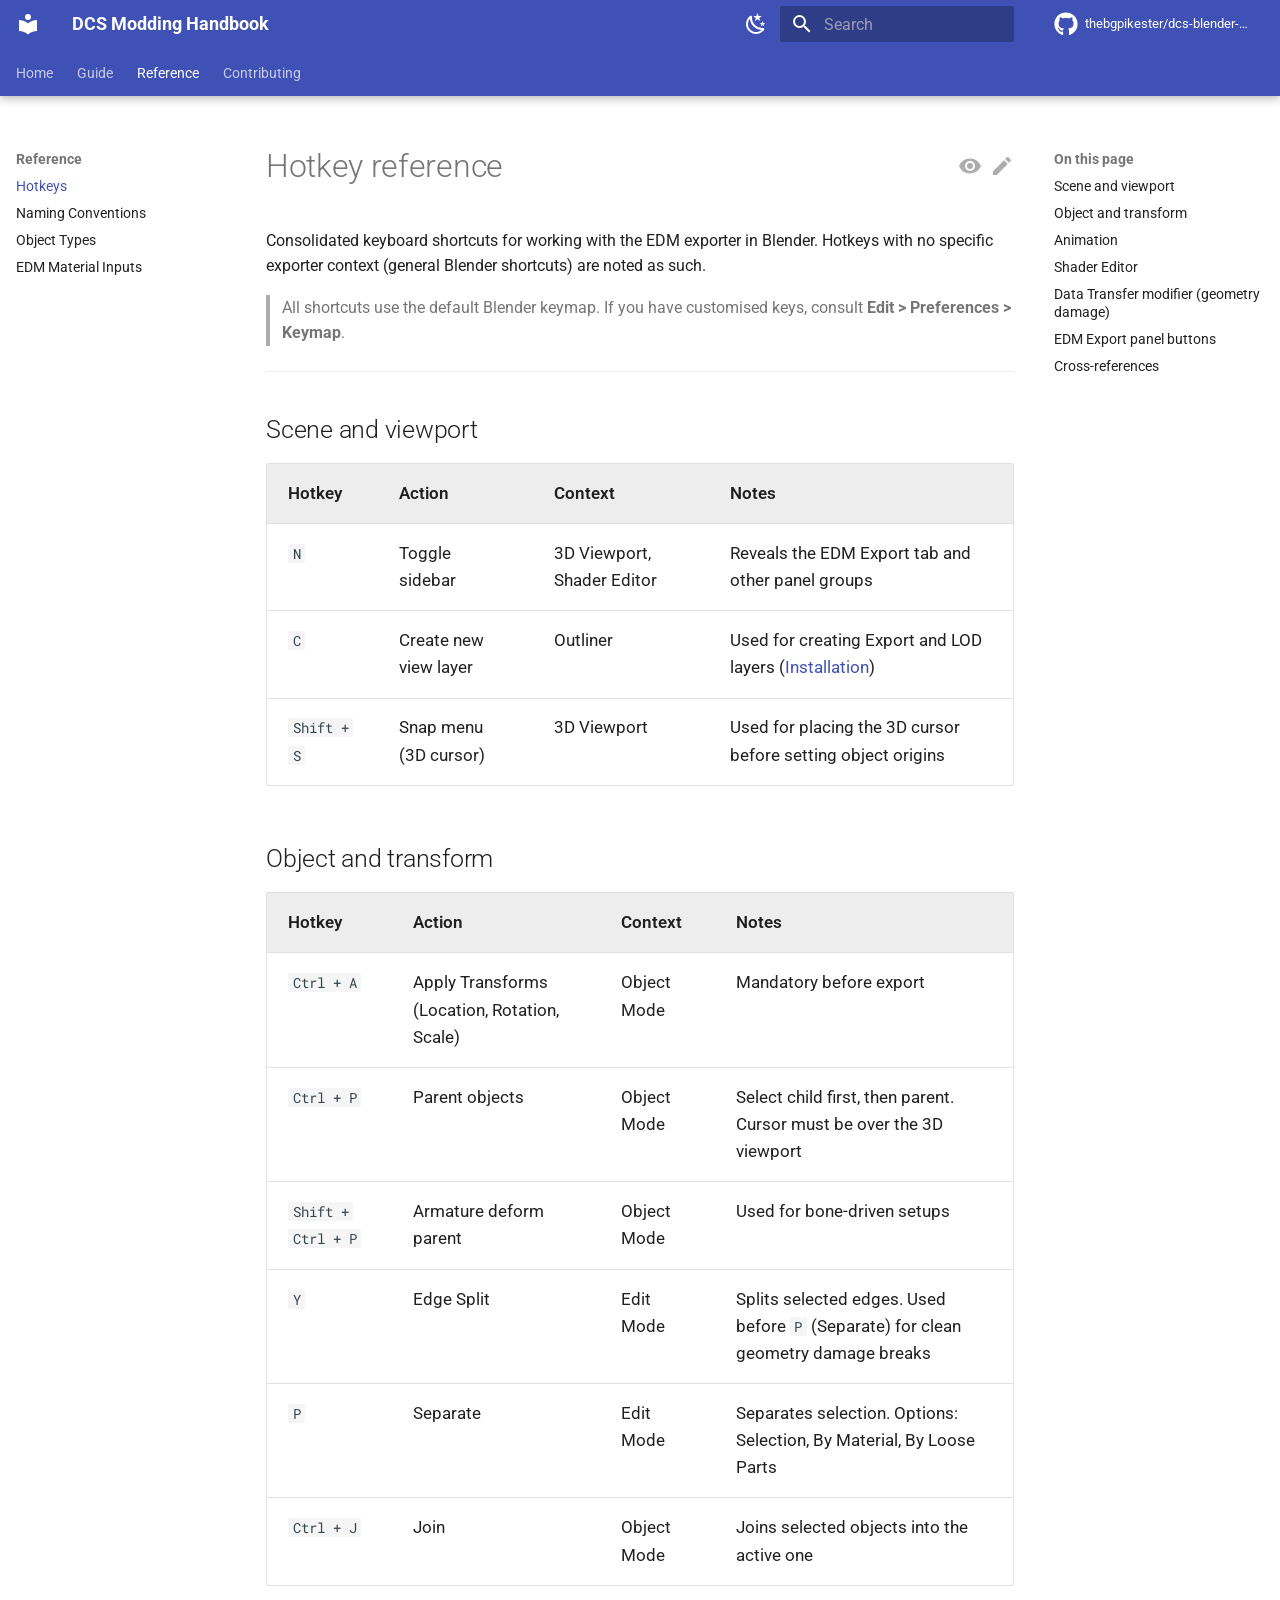
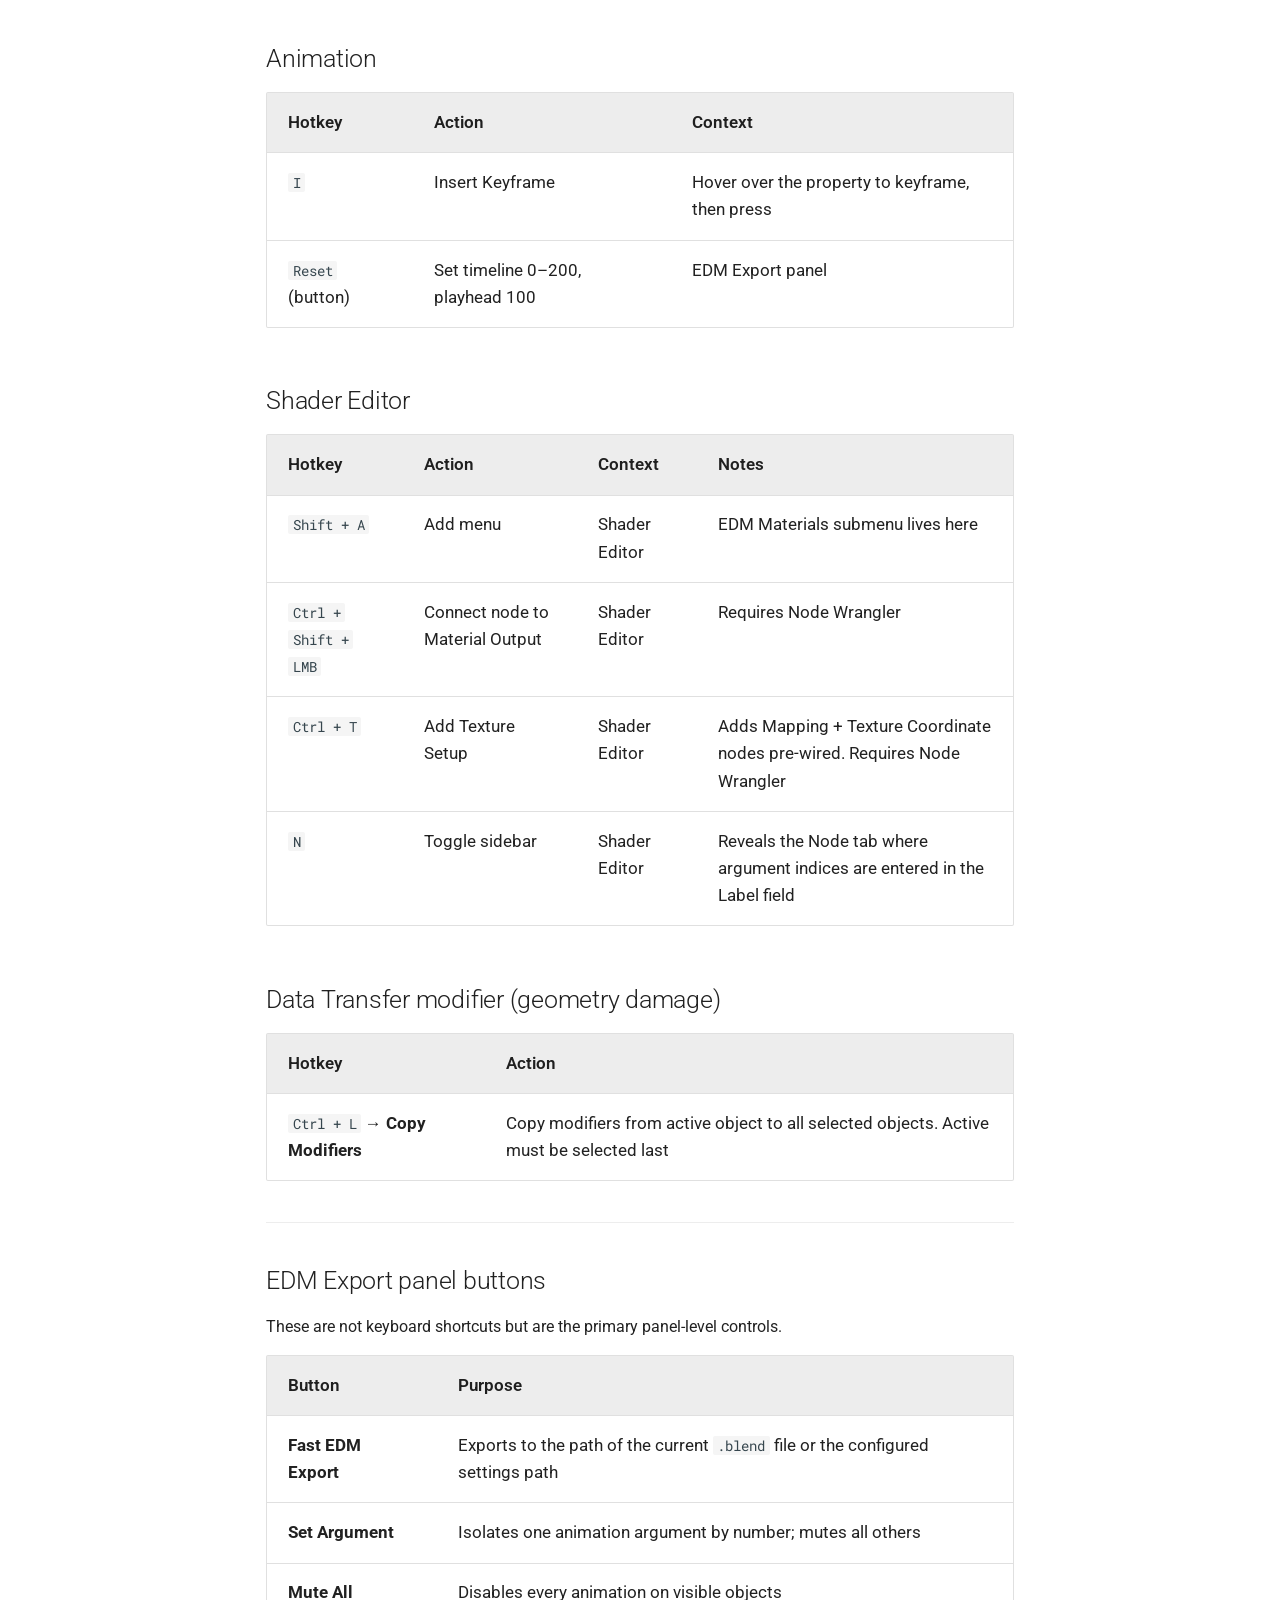
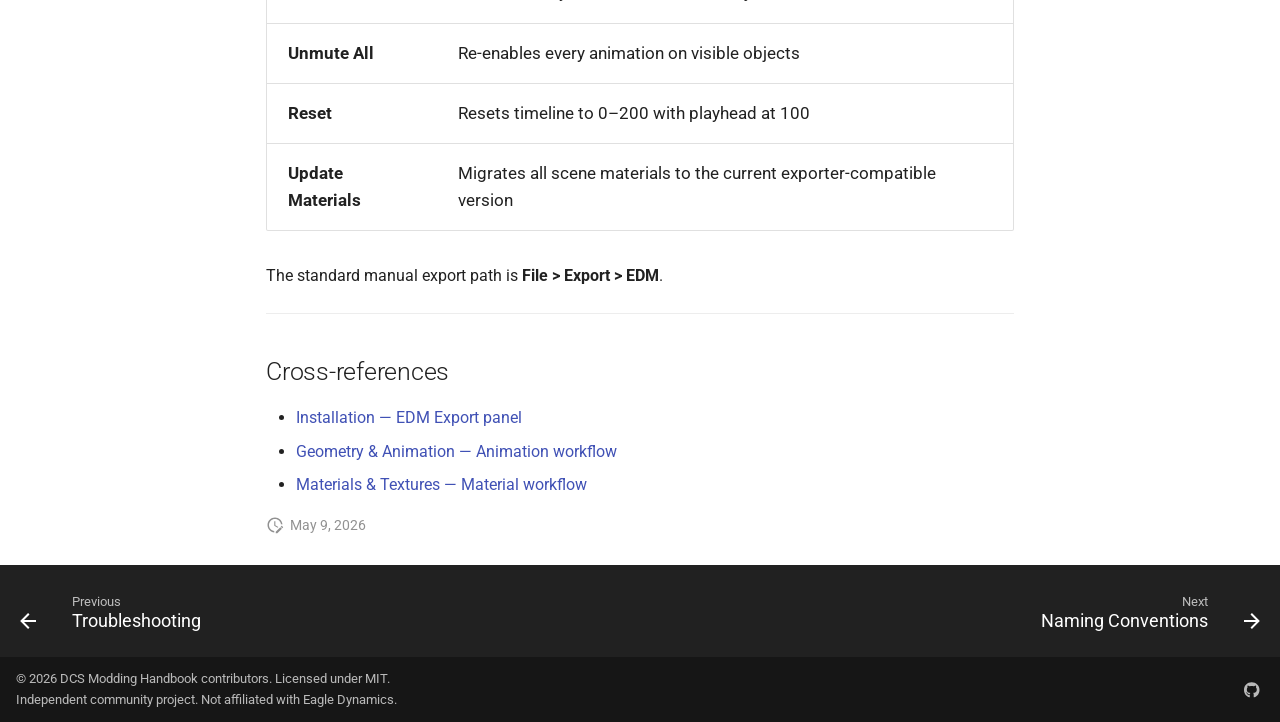
<file: reference/hotkey-reference/index.html>
<!doctype html>
<html lang="en" class="no-js">
  <head>
    
      <meta charset="utf-8">
      <meta name="viewport" content="width=device-width,initial-scale=1">
      
        <meta name="description" content="Consolidated keyboard shortcuts for working with the EDM exporter in Blender.">
      
      
        <meta name="author" content="thebgpikester">
      
      
        <link rel="canonical" href="https://thebgpikester.github.io/dcs-blender-modding-handbook/reference/hotkey-reference/">
      
      
        <link rel="prev" href="../../07-troubleshooting/">
      
      
        <link rel="next" href="../naming-conventions/">
      
      
      <link rel="icon" href="../../assets/images/favicon.png">
      <meta name="generator" content="mkdocs-1.6.1, mkdocs-material-9.5.49">
    
    
      
        <title>Hotkey reference - DCS Modding Handbook</title>
      
    
    
      <link rel="stylesheet" href="../../assets/stylesheets/main.6f8fc17f.min.css">
      
        
        <link rel="stylesheet" href="../../assets/stylesheets/palette.06af60db.min.css">
      
      


    
    
      
    
    
      
        
        
        <link rel="preconnect" href="https://fonts.gstatic.com" crossorigin>
        <link rel="stylesheet" href="https://fonts.googleapis.com/css?family=Roboto:300,300i,400,400i,700,700i%7CRoboto+Mono:400,400i,700,700i&display=fallback">
        <style>:root{--md-text-font:"Roboto";--md-code-font:"Roboto Mono"}</style>
      
    
    
      <link rel="stylesheet" href="../../stylesheets/extra.css">
    
    <script>__md_scope=new URL("../..",location),__md_hash=e=>[...e].reduce(((e,_)=>(e<<5)-e+_.charCodeAt(0)),0),__md_get=(e,_=localStorage,t=__md_scope)=>JSON.parse(_.getItem(t.pathname+"."+e)),__md_set=(e,_,t=localStorage,a=__md_scope)=>{try{t.setItem(a.pathname+"."+e,JSON.stringify(_))}catch(e){}}</script>
    
      

    
    
    
   <link href="../../assets/stylesheets/glightbox.min.css" rel="stylesheet"/><style>
    html.glightbox-open { overflow: initial; height: 100%; }
    .gslide-title { margin-top: 0px; user-select: text; }
    .gslide-desc { color: #666; user-select: text; }
    .gslide-image img { background: white; }
    .gscrollbar-fixer { padding-right: 15px; }
    .gdesc-inner { font-size: 0.75rem; }
    body[data-md-color-scheme="slate"] .gdesc-inner { background: var(--md-default-bg-color);}
    body[data-md-color-scheme="slate"] .gslide-title { color: var(--md-default-fg-color);}
    body[data-md-color-scheme="slate"] .gslide-desc { color: var(--md-default-fg-color);}</style> <script src="../../assets/javascripts/glightbox.min.js"></script></head>
  
  
    
    
      
    
    
    
    
    <body dir="ltr" data-md-color-scheme="slate" data-md-color-primary="black" data-md-color-accent="amber">
  
    
    <input class="md-toggle" data-md-toggle="drawer" type="checkbox" id="__drawer" autocomplete="off">
    <input class="md-toggle" data-md-toggle="search" type="checkbox" id="__search" autocomplete="off">
    <label class="md-overlay" for="__drawer"></label>
    <div data-md-component="skip">
      
        
        <a href="#hotkey-reference" class="md-skip">
          Skip to content
        </a>
      
    </div>
    <div data-md-component="announce">
      
    </div>
    
    
      

  

<header class="md-header md-header--shadow md-header--lifted" data-md-component="header">
  <nav class="md-header__inner md-grid" aria-label="Header">
    <a href="../.." title="DCS Modding Handbook" class="md-header__button md-logo" aria-label="DCS Modding Handbook" data-md-component="logo">
      
  
  <svg xmlns="http://www.w3.org/2000/svg" viewBox="0 0 24 24"><path d="M12 8a3 3 0 0 0 3-3 3 3 0 0 0-3-3 3 3 0 0 0-3 3 3 3 0 0 0 3 3m0 3.54C9.64 9.35 6.5 8 3 8v11c3.5 0 6.64 1.35 9 3.54 2.36-2.19 5.5-3.54 9-3.54V8c-3.5 0-6.64 1.35-9 3.54"/></svg>

    </a>
    <label class="md-header__button md-icon" for="__drawer">
      
      <svg xmlns="http://www.w3.org/2000/svg" viewBox="0 0 24 24"><path d="M3 6h18v2H3zm0 5h18v2H3zm0 5h18v2H3z"/></svg>
    </label>
    <div class="md-header__title" data-md-component="header-title">
      <div class="md-header__ellipsis">
        <div class="md-header__topic">
          <span class="md-ellipsis">
            DCS Modding Handbook
          </span>
        </div>
        <div class="md-header__topic" data-md-component="header-topic">
          <span class="md-ellipsis">
            
              Hotkey reference
            
          </span>
        </div>
      </div>
    </div>
    
      
        <form class="md-header__option" data-md-component="palette">
  
    
    
    
    <input class="md-option" data-md-color-media="(prefers-color-scheme: dark)" data-md-color-scheme="slate" data-md-color-primary="black" data-md-color-accent="amber"  aria-label="Switch to light mode"  type="radio" name="__palette" id="__palette_0">
    
      <label class="md-header__button md-icon" title="Switch to light mode" for="__palette_1" hidden>
        <svg xmlns="http://www.w3.org/2000/svg" viewBox="0 0 24 24"><path d="M12 7a5 5 0 0 1 5 5 5 5 0 0 1-5 5 5 5 0 0 1-5-5 5 5 0 0 1 5-5m0 2a3 3 0 0 0-3 3 3 3 0 0 0 3 3 3 3 0 0 0 3-3 3 3 0 0 0-3-3m0-7 2.39 3.42C13.65 5.15 12.84 5 12 5s-1.65.15-2.39.42zM3.34 7l4.16-.35A7.2 7.2 0 0 0 5.94 8.5c-.44.74-.69 1.5-.83 2.29zm.02 10 1.76-3.77a7.131 7.131 0 0 0 2.38 4.14zM20.65 7l-1.77 3.79a7.02 7.02 0 0 0-2.38-4.15zm-.01 10-4.14.36c.59-.51 1.12-1.14 1.54-1.86.42-.73.69-1.5.83-2.29zM12 22l-2.41-3.44c.74.27 1.55.44 2.41.44.82 0 1.63-.17 2.37-.44z"/></svg>
      </label>
    
  
    
    
    
    <input class="md-option" data-md-color-media="(prefers-color-scheme: light)" data-md-color-scheme="default" data-md-color-primary="indigo" data-md-color-accent="amber"  aria-label="Switch to dark mode"  type="radio" name="__palette" id="__palette_1">
    
      <label class="md-header__button md-icon" title="Switch to dark mode" for="__palette_0" hidden>
        <svg xmlns="http://www.w3.org/2000/svg" viewBox="0 0 24 24"><path d="m17.75 4.09-2.53 1.94.91 3.06-2.63-1.81-2.63 1.81.91-3.06-2.53-1.94L12.44 4l1.06-3 1.06 3zm3.5 6.91-1.64 1.25.59 1.98-1.7-1.17-1.7 1.17.59-1.98L15.75 11l2.06-.05L18.5 9l.69 1.95zm-2.28 4.95c.83-.08 1.72 1.1 1.19 1.85-.32.45-.66.87-1.08 1.27C15.17 23 8.84 23 4.94 19.07c-3.91-3.9-3.91-10.24 0-14.14.4-.4.82-.76 1.27-1.08.75-.53 1.93.36 1.85 1.19-.27 2.86.69 5.83 2.89 8.02a9.96 9.96 0 0 0 8.02 2.89m-1.64 2.02a12.08 12.08 0 0 1-7.8-3.47c-2.17-2.19-3.33-5-3.49-7.82-2.81 3.14-2.7 7.96.31 10.98 3.02 3.01 7.84 3.12 10.98.31"/></svg>
      </label>
    
  
</form>
      
    
    
      <script>var palette=__md_get("__palette");if(palette&&palette.color){if("(prefers-color-scheme)"===palette.color.media){var media=matchMedia("(prefers-color-scheme: light)"),input=document.querySelector(media.matches?"[data-md-color-media='(prefers-color-scheme: light)']":"[data-md-color-media='(prefers-color-scheme: dark)']");palette.color.media=input.getAttribute("data-md-color-media"),palette.color.scheme=input.getAttribute("data-md-color-scheme"),palette.color.primary=input.getAttribute("data-md-color-primary"),palette.color.accent=input.getAttribute("data-md-color-accent")}for(var[key,value]of Object.entries(palette.color))document.body.setAttribute("data-md-color-"+key,value)}</script>
    
    
    
      <label class="md-header__button md-icon" for="__search">
        
        <svg xmlns="http://www.w3.org/2000/svg" viewBox="0 0 24 24"><path d="M9.5 3A6.5 6.5 0 0 1 16 9.5c0 1.61-.59 3.09-1.56 4.23l.27.27h.79l5 5-1.5 1.5-5-5v-.79l-.27-.27A6.52 6.52 0 0 1 9.5 16 6.5 6.5 0 0 1 3 9.5 6.5 6.5 0 0 1 9.5 3m0 2C7 5 5 7 5 9.5S7 14 9.5 14 14 12 14 9.5 12 5 9.5 5"/></svg>
      </label>
      <div class="md-search" data-md-component="search" role="dialog">
  <label class="md-search__overlay" for="__search"></label>
  <div class="md-search__inner" role="search">
    <form class="md-search__form" name="search">
      <input type="text" class="md-search__input" name="query" aria-label="Search" placeholder="Search" autocapitalize="off" autocorrect="off" autocomplete="off" spellcheck="false" data-md-component="search-query" required>
      <label class="md-search__icon md-icon" for="__search">
        
        <svg xmlns="http://www.w3.org/2000/svg" viewBox="0 0 24 24"><path d="M9.5 3A6.5 6.5 0 0 1 16 9.5c0 1.61-.59 3.09-1.56 4.23l.27.27h.79l5 5-1.5 1.5-5-5v-.79l-.27-.27A6.52 6.52 0 0 1 9.5 16 6.5 6.5 0 0 1 3 9.5 6.5 6.5 0 0 1 9.5 3m0 2C7 5 5 7 5 9.5S7 14 9.5 14 14 12 14 9.5 12 5 9.5 5"/></svg>
        
        <svg xmlns="http://www.w3.org/2000/svg" viewBox="0 0 24 24"><path d="M20 11v2H8l5.5 5.5-1.42 1.42L4.16 12l7.92-7.92L13.5 5.5 8 11z"/></svg>
      </label>
      <nav class="md-search__options" aria-label="Search">
        
          <a href="javascript:void(0)" class="md-search__icon md-icon" title="Share" aria-label="Share" data-clipboard data-clipboard-text="" data-md-component="search-share" tabindex="-1">
            
            <svg xmlns="http://www.w3.org/2000/svg" viewBox="0 0 24 24"><path d="M18 16.08c-.76 0-1.44.3-1.96.77L8.91 12.7c.05-.23.09-.46.09-.7s-.04-.47-.09-.7l7.05-4.11c.54.5 1.25.81 2.04.81a3 3 0 0 0 3-3 3 3 0 0 0-3-3 3 3 0 0 0-3 3c0 .24.04.47.09.7L8.04 9.81C7.5 9.31 6.79 9 6 9a3 3 0 0 0-3 3 3 3 0 0 0 3 3c.79 0 1.5-.31 2.04-.81l7.12 4.15c-.05.21-.08.43-.08.66 0 1.61 1.31 2.91 2.92 2.91s2.92-1.3 2.92-2.91A2.92 2.92 0 0 0 18 16.08"/></svg>
          </a>
        
        <button type="reset" class="md-search__icon md-icon" title="Clear" aria-label="Clear" tabindex="-1">
          
          <svg xmlns="http://www.w3.org/2000/svg" viewBox="0 0 24 24"><path d="M19 6.41 17.59 5 12 10.59 6.41 5 5 6.41 10.59 12 5 17.59 6.41 19 12 13.41 17.59 19 19 17.59 13.41 12z"/></svg>
        </button>
      </nav>
      
        <div class="md-search__suggest" data-md-component="search-suggest"></div>
      
    </form>
    <div class="md-search__output">
      <div class="md-search__scrollwrap" tabindex="0" data-md-scrollfix>
        <div class="md-search-result" data-md-component="search-result">
          <div class="md-search-result__meta">
            Initializing search
          </div>
          <ol class="md-search-result__list" role="presentation"></ol>
        </div>
      </div>
    </div>
  </div>
</div>
    
    
      <div class="md-header__source">
        <a href="https://github.com/thebgpikester/dcs-blender-modding-handbook" title="Go to repository" class="md-source" data-md-component="source">
  <div class="md-source__icon md-icon">
    
    <svg xmlns="http://www.w3.org/2000/svg" viewBox="0 0 496 512"><!--! Font Awesome Free 6.7.1 by @fontawesome - https://fontawesome.com License - https://fontawesome.com/license/free (Icons: CC BY 4.0, Fonts: SIL OFL 1.1, Code: MIT License) Copyright 2024 Fonticons, Inc.--><path d="M165.9 397.4c0 2-2.3 3.6-5.2 3.6-3.3.3-5.6-1.3-5.6-3.6 0-2 2.3-3.6 5.2-3.6 3-.3 5.6 1.3 5.6 3.6m-31.1-4.5c-.7 2 1.3 4.3 4.3 4.9 2.6 1 5.6 0 6.2-2s-1.3-4.3-4.3-5.2c-2.6-.7-5.5.3-6.2 2.3m44.2-1.7c-2.9.7-4.9 2.6-4.6 4.9.3 2 2.9 3.3 5.9 2.6 2.9-.7 4.9-2.6 4.6-4.6-.3-1.9-3-3.2-5.9-2.9M244.8 8C106.1 8 0 113.3 0 252c0 110.9 69.8 205.8 169.5 239.2 12.8 2.3 17.3-5.6 17.3-12.1 0-6.2-.3-40.4-.3-61.4 0 0-70 15-84.7-29.8 0 0-11.4-29.1-27.8-36.6 0 0-22.9-15.7 1.6-15.4 0 0 24.9 2 38.6 25.8 21.9 38.6 58.6 27.5 72.9 20.9 2.3-16 8.8-27.1 16-33.7-55.9-6.2-112.3-14.3-112.3-110.5 0-27.5 7.6-41.3 23.6-58.9-2.6-6.5-11.1-33.3 2.6-67.9 20.9-6.5 69 27 69 27 20-5.6 41.5-8.5 62.8-8.5s42.8 2.9 62.8 8.5c0 0 48.1-33.6 69-27 13.7 34.7 5.2 61.4 2.6 67.9 16 17.7 25.8 31.5 25.8 58.9 0 96.5-58.9 104.2-114.8 110.5 9.2 7.9 17 22.9 17 46.4 0 33.7-.3 75.4-.3 83.6 0 6.5 4.6 14.4 17.3 12.1C428.2 457.8 496 362.9 496 252 496 113.3 383.5 8 244.8 8M97.2 352.9c-1.3 1-1 3.3.7 5.2 1.6 1.6 3.9 2.3 5.2 1 1.3-1 1-3.3-.7-5.2-1.6-1.6-3.9-2.3-5.2-1m-10.8-8.1c-.7 1.3.3 2.9 2.3 3.9 1.6 1 3.6.7 4.3-.7.7-1.3-.3-2.9-2.3-3.9-2-.6-3.6-.3-4.3.7m32.4 35.6c-1.6 1.3-1 4.3 1.3 6.2 2.3 2.3 5.2 2.6 6.5 1 1.3-1.3.7-4.3-1.3-6.2-2.2-2.3-5.2-2.6-6.5-1m-11.4-14.7c-1.6 1-1.6 3.6 0 5.9s4.3 3.3 5.6 2.3c1.6-1.3 1.6-3.9 0-6.2-1.4-2.3-4-3.3-5.6-2"/></svg>
  </div>
  <div class="md-source__repository">
    thebgpikester/dcs-blender-modding-handbook
  </div>
</a>
      </div>
    
  </nav>
  
    
      
<nav class="md-tabs" aria-label="Tabs" data-md-component="tabs">
  <div class="md-grid">
    <ul class="md-tabs__list">
      
        
  
  
  
    <li class="md-tabs__item">
      <a href="../.." class="md-tabs__link">
        
  
    
  
  Home

      </a>
    </li>
  

      
        
  
  
  
    
    
      <li class="md-tabs__item">
        <a href="../../00-overview/" class="md-tabs__link">
          
  
    
  
  Guide

        </a>
      </li>
    
  

      
        
  
  
    
  
  
    
    
      <li class="md-tabs__item md-tabs__item--active">
        <a href="./" class="md-tabs__link">
          
  
    
  
  Reference

        </a>
      </li>
    
  

      
        
  
  
  
    <li class="md-tabs__item">
      <a href="../../contributing/" class="md-tabs__link">
        
  
    
  
  Contributing

      </a>
    </li>
  

      
    </ul>
  </div>
</nav>
    
  
</header>
    
    <div class="md-container" data-md-component="container">
      
      
        
      
      <main class="md-main" data-md-component="main">
        <div class="md-main__inner md-grid">
          
            
              
              <div class="md-sidebar md-sidebar--primary" data-md-component="sidebar" data-md-type="navigation" >
                <div class="md-sidebar__scrollwrap">
                  <div class="md-sidebar__inner">
                    


  


<nav class="md-nav md-nav--primary md-nav--lifted" aria-label="Navigation" data-md-level="0">
  <label class="md-nav__title" for="__drawer">
    <a href="../.." title="DCS Modding Handbook" class="md-nav__button md-logo" aria-label="DCS Modding Handbook" data-md-component="logo">
      
  
  <svg xmlns="http://www.w3.org/2000/svg" viewBox="0 0 24 24"><path d="M12 8a3 3 0 0 0 3-3 3 3 0 0 0-3-3 3 3 0 0 0-3 3 3 3 0 0 0 3 3m0 3.54C9.64 9.35 6.5 8 3 8v11c3.5 0 6.64 1.35 9 3.54 2.36-2.19 5.5-3.54 9-3.54V8c-3.5 0-6.64 1.35-9 3.54"/></svg>

    </a>
    DCS Modding Handbook
  </label>
  
    <div class="md-nav__source">
      <a href="https://github.com/thebgpikester/dcs-blender-modding-handbook" title="Go to repository" class="md-source" data-md-component="source">
  <div class="md-source__icon md-icon">
    
    <svg xmlns="http://www.w3.org/2000/svg" viewBox="0 0 496 512"><!--! Font Awesome Free 6.7.1 by @fontawesome - https://fontawesome.com License - https://fontawesome.com/license/free (Icons: CC BY 4.0, Fonts: SIL OFL 1.1, Code: MIT License) Copyright 2024 Fonticons, Inc.--><path d="M165.9 397.4c0 2-2.3 3.6-5.2 3.6-3.3.3-5.6-1.3-5.6-3.6 0-2 2.3-3.6 5.2-3.6 3-.3 5.6 1.3 5.6 3.6m-31.1-4.5c-.7 2 1.3 4.3 4.3 4.9 2.6 1 5.6 0 6.2-2s-1.3-4.3-4.3-5.2c-2.6-.7-5.5.3-6.2 2.3m44.2-1.7c-2.9.7-4.9 2.6-4.6 4.9.3 2 2.9 3.3 5.9 2.6 2.9-.7 4.9-2.6 4.6-4.6-.3-1.9-3-3.2-5.9-2.9M244.8 8C106.1 8 0 113.3 0 252c0 110.9 69.8 205.8 169.5 239.2 12.8 2.3 17.3-5.6 17.3-12.1 0-6.2-.3-40.4-.3-61.4 0 0-70 15-84.7-29.8 0 0-11.4-29.1-27.8-36.6 0 0-22.9-15.7 1.6-15.4 0 0 24.9 2 38.6 25.8 21.9 38.6 58.6 27.5 72.9 20.9 2.3-16 8.8-27.1 16-33.7-55.9-6.2-112.3-14.3-112.3-110.5 0-27.5 7.6-41.3 23.6-58.9-2.6-6.5-11.1-33.3 2.6-67.9 20.9-6.5 69 27 69 27 20-5.6 41.5-8.5 62.8-8.5s42.8 2.9 62.8 8.5c0 0 48.1-33.6 69-27 13.7 34.7 5.2 61.4 2.6 67.9 16 17.7 25.8 31.5 25.8 58.9 0 96.5-58.9 104.2-114.8 110.5 9.2 7.9 17 22.9 17 46.4 0 33.7-.3 75.4-.3 83.6 0 6.5 4.6 14.4 17.3 12.1C428.2 457.8 496 362.9 496 252 496 113.3 383.5 8 244.8 8M97.2 352.9c-1.3 1-1 3.3.7 5.2 1.6 1.6 3.9 2.3 5.2 1 1.3-1 1-3.3-.7-5.2-1.6-1.6-3.9-2.3-5.2-1m-10.8-8.1c-.7 1.3.3 2.9 2.3 3.9 1.6 1 3.6.7 4.3-.7.7-1.3-.3-2.9-2.3-3.9-2-.6-3.6-.3-4.3.7m32.4 35.6c-1.6 1.3-1 4.3 1.3 6.2 2.3 2.3 5.2 2.6 6.5 1 1.3-1.3.7-4.3-1.3-6.2-2.2-2.3-5.2-2.6-6.5-1m-11.4-14.7c-1.6 1-1.6 3.6 0 5.9s4.3 3.3 5.6 2.3c1.6-1.3 1.6-3.9 0-6.2-1.4-2.3-4-3.3-5.6-2"/></svg>
  </div>
  <div class="md-source__repository">
    thebgpikester/dcs-blender-modding-handbook
  </div>
</a>
    </div>
  
  <ul class="md-nav__list" data-md-scrollfix>
    
      
      
  
  
  
  
    <li class="md-nav__item">
      <a href="../.." class="md-nav__link">
        
  
  <span class="md-ellipsis">
    Home
  </span>
  

      </a>
    </li>
  

    
      
      
  
  
  
  
    
    
      
        
      
        
      
        
      
        
      
        
      
        
      
        
      
        
      
    
    
      
      
        
      
    
    
    <li class="md-nav__item md-nav__item--nested">
      
        
        
          
        
        <input class="md-nav__toggle md-toggle md-toggle--indeterminate" type="checkbox" id="__nav_2" >
        
          
          <label class="md-nav__link" for="__nav_2" id="__nav_2_label" tabindex="0">
            
  
  <span class="md-ellipsis">
    Guide
  </span>
  

            <span class="md-nav__icon md-icon"></span>
          </label>
        
        <nav class="md-nav" data-md-level="1" aria-labelledby="__nav_2_label" aria-expanded="false">
          <label class="md-nav__title" for="__nav_2">
            <span class="md-nav__icon md-icon"></span>
            Guide
          </label>
          <ul class="md-nav__list" data-md-scrollfix>
            
              
                
  
  
  
  
    <li class="md-nav__item">
      <a href="../../00-overview/" class="md-nav__link">
        
  
  <span class="md-ellipsis">
    Overview
  </span>
  

      </a>
    </li>
  

              
            
              
                
  
  
  
  
    <li class="md-nav__item">
      <a href="../../01-installation/" class="md-nav__link">
        
  
  <span class="md-ellipsis">
    Installation
  </span>
  

      </a>
    </li>
  

              
            
              
                
  
  
  
  
    <li class="md-nav__item">
      <a href="../../02-geometry-animation/" class="md-nav__link">
        
  
  <span class="md-ellipsis">
    Geometry & Animation
  </span>
  

      </a>
    </li>
  

              
            
              
                
  
  
  
  
    <li class="md-nav__item">
      <a href="../../03-materials-textures/" class="md-nav__link">
        
  
  <span class="md-ellipsis">
    Materials & Textures
  </span>
  

      </a>
    </li>
  

              
            
              
                
  
  
  
  
    <li class="md-nav__item">
      <a href="../../04-lighting-damage/" class="md-nav__link">
        
  
  <span class="md-ellipsis">
    Lighting & Damage
  </span>
  

      </a>
    </li>
  

              
            
              
                
  
  
  
  
    <li class="md-nav__item">
      <a href="../../05-fbx-pipeline/" class="md-nav__link">
        
  
  <span class="md-ellipsis">
    FBX Pipeline
  </span>
  

      </a>
    </li>
  

              
            
              
                
  
  
  
  
    <li class="md-nav__item">
      <a href="../../06-substance-painter/" class="md-nav__link">
        
  
  <span class="md-ellipsis">
    Substance Painter
  </span>
  

      </a>
    </li>
  

              
            
              
                
  
  
  
  
    <li class="md-nav__item">
      <a href="../../07-troubleshooting/" class="md-nav__link">
        
  
  <span class="md-ellipsis">
    Troubleshooting
  </span>
  

      </a>
    </li>
  

              
            
          </ul>
        </nav>
      
    </li>
  

    
      
      
  
  
    
  
  
  
    
    
      
        
      
        
      
        
      
        
      
    
    
      
        
        
      
      
        
      
    
    
    <li class="md-nav__item md-nav__item--active md-nav__item--section md-nav__item--nested">
      
        
        
        <input class="md-nav__toggle md-toggle " type="checkbox" id="__nav_3" checked>
        
          
          <label class="md-nav__link" for="__nav_3" id="__nav_3_label" tabindex="">
            
  
  <span class="md-ellipsis">
    Reference
  </span>
  

            <span class="md-nav__icon md-icon"></span>
          </label>
        
        <nav class="md-nav" data-md-level="1" aria-labelledby="__nav_3_label" aria-expanded="true">
          <label class="md-nav__title" for="__nav_3">
            <span class="md-nav__icon md-icon"></span>
            Reference
          </label>
          <ul class="md-nav__list" data-md-scrollfix>
            
              
                
  
  
    
  
  
  
    <li class="md-nav__item md-nav__item--active">
      
      <input class="md-nav__toggle md-toggle" type="checkbox" id="__toc">
      
      
        
      
      
        <label class="md-nav__link md-nav__link--active" for="__toc">
          
  
  <span class="md-ellipsis">
    Hotkeys
  </span>
  

          <span class="md-nav__icon md-icon"></span>
        </label>
      
      <a href="./" class="md-nav__link md-nav__link--active">
        
  
  <span class="md-ellipsis">
    Hotkeys
  </span>
  

      </a>
      
        

  

<nav class="md-nav md-nav--secondary" aria-label="On this page">
  
  
  
    
  
  
    <label class="md-nav__title" for="__toc">
      <span class="md-nav__icon md-icon"></span>
      On this page
    </label>
    <ul class="md-nav__list" data-md-component="toc" data-md-scrollfix>
      
        <li class="md-nav__item">
  <a href="#scene-and-viewport" class="md-nav__link">
    <span class="md-ellipsis">
      Scene and viewport
    </span>
  </a>
  
</li>
      
        <li class="md-nav__item">
  <a href="#object-and-transform" class="md-nav__link">
    <span class="md-ellipsis">
      Object and transform
    </span>
  </a>
  
</li>
      
        <li class="md-nav__item">
  <a href="#animation" class="md-nav__link">
    <span class="md-ellipsis">
      Animation
    </span>
  </a>
  
</li>
      
        <li class="md-nav__item">
  <a href="#shader-editor" class="md-nav__link">
    <span class="md-ellipsis">
      Shader Editor
    </span>
  </a>
  
</li>
      
        <li class="md-nav__item">
  <a href="#data-transfer-modifier-geometry-damage" class="md-nav__link">
    <span class="md-ellipsis">
      Data Transfer modifier (geometry damage)
    </span>
  </a>
  
</li>
      
        <li class="md-nav__item">
  <a href="#edm-export-panel-buttons" class="md-nav__link">
    <span class="md-ellipsis">
      EDM Export panel buttons
    </span>
  </a>
  
</li>
      
        <li class="md-nav__item">
  <a href="#cross-references" class="md-nav__link">
    <span class="md-ellipsis">
      Cross-references
    </span>
  </a>
  
</li>
      
    </ul>
  
</nav>
      
    </li>
  

              
            
              
                
  
  
  
  
    <li class="md-nav__item">
      <a href="../naming-conventions/" class="md-nav__link">
        
  
  <span class="md-ellipsis">
    Naming Conventions
  </span>
  

      </a>
    </li>
  

              
            
              
                
  
  
  
  
    <li class="md-nav__item">
      <a href="../object-types/" class="md-nav__link">
        
  
  <span class="md-ellipsis">
    Object Types
  </span>
  

      </a>
    </li>
  

              
            
              
                
  
  
  
  
    <li class="md-nav__item">
      <a href="../edm-material-inputs/" class="md-nav__link">
        
  
  <span class="md-ellipsis">
    EDM Material Inputs
  </span>
  

      </a>
    </li>
  

              
            
          </ul>
        </nav>
      
    </li>
  

    
      
      
  
  
  
  
    <li class="md-nav__item">
      <a href="../../contributing/" class="md-nav__link">
        
  
  <span class="md-ellipsis">
    Contributing
  </span>
  

      </a>
    </li>
  

    
  </ul>
</nav>
                  </div>
                </div>
              </div>
            
            
              
              <div class="md-sidebar md-sidebar--secondary" data-md-component="sidebar" data-md-type="toc" >
                <div class="md-sidebar__scrollwrap">
                  <div class="md-sidebar__inner">
                    

  

<nav class="md-nav md-nav--secondary" aria-label="On this page">
  
  
  
    
  
  
    <label class="md-nav__title" for="__toc">
      <span class="md-nav__icon md-icon"></span>
      On this page
    </label>
    <ul class="md-nav__list" data-md-component="toc" data-md-scrollfix>
      
        <li class="md-nav__item">
  <a href="#scene-and-viewport" class="md-nav__link">
    <span class="md-ellipsis">
      Scene and viewport
    </span>
  </a>
  
</li>
      
        <li class="md-nav__item">
  <a href="#object-and-transform" class="md-nav__link">
    <span class="md-ellipsis">
      Object and transform
    </span>
  </a>
  
</li>
      
        <li class="md-nav__item">
  <a href="#animation" class="md-nav__link">
    <span class="md-ellipsis">
      Animation
    </span>
  </a>
  
</li>
      
        <li class="md-nav__item">
  <a href="#shader-editor" class="md-nav__link">
    <span class="md-ellipsis">
      Shader Editor
    </span>
  </a>
  
</li>
      
        <li class="md-nav__item">
  <a href="#data-transfer-modifier-geometry-damage" class="md-nav__link">
    <span class="md-ellipsis">
      Data Transfer modifier (geometry damage)
    </span>
  </a>
  
</li>
      
        <li class="md-nav__item">
  <a href="#edm-export-panel-buttons" class="md-nav__link">
    <span class="md-ellipsis">
      EDM Export panel buttons
    </span>
  </a>
  
</li>
      
        <li class="md-nav__item">
  <a href="#cross-references" class="md-nav__link">
    <span class="md-ellipsis">
      Cross-references
    </span>
  </a>
  
</li>
      
    </ul>
  
</nav>
                  </div>
                </div>
              </div>
            
          
          
            <div class="md-content" data-md-component="content">
              <article class="md-content__inner md-typeset">
                
                  

  
    <a href="https://github.com/thebgpikester/dcs-blender-modding-handbook/edit/main/docs/reference/hotkey-reference.md" title="Edit this page" class="md-content__button md-icon">
      
      <svg xmlns="http://www.w3.org/2000/svg" viewBox="0 0 24 24"><path d="M20.71 7.04c.39-.39.39-1.04 0-1.41l-2.34-2.34c-.37-.39-1.02-.39-1.41 0l-1.84 1.83 3.75 3.75M3 17.25V21h3.75L17.81 9.93l-3.75-3.75z"/></svg>
    </a>
  
  
    
      
    
    <a href="https://github.com/thebgpikester/dcs-blender-modding-handbook/raw/main/docs/reference/hotkey-reference.md" title="View source of this page" class="md-content__button md-icon">
      
      <svg xmlns="http://www.w3.org/2000/svg" viewBox="0 0 24 24"><path d="M12 9a3 3 0 0 0-3 3 3 3 0 0 0 3 3 3 3 0 0 0 3-3 3 3 0 0 0-3-3m0 8a5 5 0 0 1-5-5 5 5 0 0 1 5-5 5 5 0 0 1 5 5 5 5 0 0 1-5 5m0-12.5C7 4.5 2.73 7.61 1 12c1.73 4.39 6 7.5 11 7.5s9.27-3.11 11-7.5c-1.73-4.39-6-7.5-11-7.5"/></svg>
    </a>
  


<h1 id="hotkey-reference">Hotkey reference<a class="headerlink" href="#hotkey-reference" title="Permanent link">&para;</a></h1>
<p>Consolidated keyboard shortcuts for working with the EDM exporter in Blender. Hotkeys with no specific exporter context (general Blender shortcuts) are noted as such.</p>
<blockquote>
<p>All shortcuts use the default Blender keymap. If you have customised keys, consult <strong>Edit &gt; Preferences &gt; Keymap</strong>.</p>
</blockquote>
<hr />
<h2 id="scene-and-viewport">Scene and viewport<a class="headerlink" href="#scene-and-viewport" title="Permanent link">&para;</a></h2>
<table>
<thead>
<tr>
<th>Hotkey</th>
<th>Action</th>
<th>Context</th>
<th>Notes</th>
</tr>
</thead>
<tbody>
<tr>
<td><code>N</code></td>
<td>Toggle sidebar</td>
<td>3D Viewport, Shader Editor</td>
<td>Reveals the EDM Export tab and other panel groups</td>
</tr>
<tr>
<td><code>C</code></td>
<td>Create new view layer</td>
<td>Outliner</td>
<td>Used for creating Export and LOD layers (<a href="../../01-installation/#layer-organisation">Installation</a>)</td>
</tr>
<tr>
<td><code>Shift + S</code></td>
<td>Snap menu (3D cursor)</td>
<td>3D Viewport</td>
<td>Used for placing the 3D cursor before setting object origins</td>
</tr>
</tbody>
</table>
<h2 id="object-and-transform">Object and transform<a class="headerlink" href="#object-and-transform" title="Permanent link">&para;</a></h2>
<table>
<thead>
<tr>
<th>Hotkey</th>
<th>Action</th>
<th>Context</th>
<th>Notes</th>
</tr>
</thead>
<tbody>
<tr>
<td><code>Ctrl + A</code></td>
<td>Apply Transforms (Location, Rotation, Scale)</td>
<td>Object Mode</td>
<td>Mandatory before export</td>
</tr>
<tr>
<td><code>Ctrl + P</code></td>
<td>Parent objects</td>
<td>Object Mode</td>
<td>Select child first, then parent. Cursor must be over the 3D viewport</td>
</tr>
<tr>
<td><code>Shift + Ctrl + P</code></td>
<td>Armature deform parent</td>
<td>Object Mode</td>
<td>Used for bone-driven setups</td>
</tr>
<tr>
<td><code>Y</code></td>
<td>Edge Split</td>
<td>Edit Mode</td>
<td>Splits selected edges. Used before <code>P</code> (Separate) for clean geometry damage breaks</td>
</tr>
<tr>
<td><code>P</code></td>
<td>Separate</td>
<td>Edit Mode</td>
<td>Separates selection. Options: Selection, By Material, By Loose Parts</td>
</tr>
<tr>
<td><code>Ctrl + J</code></td>
<td>Join</td>
<td>Object Mode</td>
<td>Joins selected objects into the active one</td>
</tr>
</tbody>
</table>
<h2 id="animation">Animation<a class="headerlink" href="#animation" title="Permanent link">&para;</a></h2>
<table>
<thead>
<tr>
<th>Hotkey</th>
<th>Action</th>
<th>Context</th>
</tr>
</thead>
<tbody>
<tr>
<td><code>I</code></td>
<td>Insert Keyframe</td>
<td>Hover over the property to keyframe, then press</td>
</tr>
<tr>
<td><code>Reset</code> (button)</td>
<td>Set timeline 0–200, playhead 100</td>
<td>EDM Export panel</td>
</tr>
</tbody>
</table>
<h2 id="shader-editor">Shader Editor<a class="headerlink" href="#shader-editor" title="Permanent link">&para;</a></h2>
<table>
<thead>
<tr>
<th>Hotkey</th>
<th>Action</th>
<th>Context</th>
<th>Notes</th>
</tr>
</thead>
<tbody>
<tr>
<td><code>Shift + A</code></td>
<td>Add menu</td>
<td>Shader Editor</td>
<td>EDM Materials submenu lives here</td>
</tr>
<tr>
<td><code>Ctrl + Shift + LMB</code></td>
<td>Connect node to Material Output</td>
<td>Shader Editor</td>
<td>Requires Node Wrangler</td>
</tr>
<tr>
<td><code>Ctrl + T</code></td>
<td>Add Texture Setup</td>
<td>Shader Editor</td>
<td>Adds Mapping + Texture Coordinate nodes pre-wired. Requires Node Wrangler</td>
</tr>
<tr>
<td><code>N</code></td>
<td>Toggle sidebar</td>
<td>Shader Editor</td>
<td>Reveals the Node tab where argument indices are entered in the Label field</td>
</tr>
</tbody>
</table>
<h2 id="data-transfer-modifier-geometry-damage">Data Transfer modifier (geometry damage)<a class="headerlink" href="#data-transfer-modifier-geometry-damage" title="Permanent link">&para;</a></h2>
<table>
<thead>
<tr>
<th>Hotkey</th>
<th>Action</th>
</tr>
</thead>
<tbody>
<tr>
<td><code>Ctrl + L</code> → <strong>Copy Modifiers</strong></td>
<td>Copy modifiers from active object to all selected objects. Active must be selected last</td>
</tr>
</tbody>
</table>
<hr />
<h2 id="edm-export-panel-buttons">EDM Export panel buttons<a class="headerlink" href="#edm-export-panel-buttons" title="Permanent link">&para;</a></h2>
<p>These are not keyboard shortcuts but are the primary panel-level controls.</p>
<table>
<thead>
<tr>
<th>Button</th>
<th>Purpose</th>
</tr>
</thead>
<tbody>
<tr>
<td><strong>Fast EDM Export</strong></td>
<td>Exports to the path of the current <code>.blend</code> file or the configured settings path</td>
</tr>
<tr>
<td><strong>Set Argument</strong></td>
<td>Isolates one animation argument by number; mutes all others</td>
</tr>
<tr>
<td><strong>Mute All</strong></td>
<td>Disables every animation on visible objects</td>
</tr>
<tr>
<td><strong>Unmute All</strong></td>
<td>Re-enables every animation on visible objects</td>
</tr>
<tr>
<td><strong>Reset</strong></td>
<td>Resets timeline to 0–200 with playhead at 100</td>
</tr>
<tr>
<td><strong>Update Materials</strong></td>
<td>Migrates all scene materials to the current exporter-compatible version</td>
</tr>
</tbody>
</table>
<p>The standard manual export path is <strong>File &gt; Export &gt; EDM</strong>.</p>
<hr />
<h2 id="cross-references">Cross-references<a class="headerlink" href="#cross-references" title="Permanent link">&para;</a></h2>
<ul>
<li><a href="../../01-installation/#the-edm-export-panel">Installation — EDM Export panel</a></li>
<li><a href="../../02-geometry-animation/#animation-workflow">Geometry &amp; Animation — Animation workflow</a></li>
<li><a href="../../03-materials-textures/#material-workflow">Materials &amp; Textures — Material workflow</a></li>
</ul>







  
    
  
  


  <aside class="md-source-file">
    
      
  <span class="md-source-file__fact">
    <span class="md-icon" title="Last update">
      <svg xmlns="http://www.w3.org/2000/svg" viewBox="0 0 24 24"><path d="M21 13.1c-.1 0-.3.1-.4.2l-1 1 2.1 2.1 1-1c.2-.2.2-.6 0-.8l-1.3-1.3c-.1-.1-.2-.2-.4-.2m-1.9 1.8-6.1 6V23h2.1l6.1-6.1zM12.5 7v5.2l4 2.4-1 1L11 13V7zM11 21.9c-5.1-.5-9-4.8-9-9.9C2 6.5 6.5 2 12 2c5.3 0 9.6 4.1 10 9.3-.3-.1-.6-.2-1-.2s-.7.1-1 .2C19.6 7.2 16.2 4 12 4c-4.4 0-8 3.6-8 8 0 4.1 3.1 7.5 7.1 7.9l-.1.2z"/></svg>
    </span>
    <span class="git-revision-date-localized-plugin git-revision-date-localized-plugin-date">May 9, 2026</span>
  </span>

    
    
    
    
  </aside>





                
              </article>
            </div>
          
          
  <script>var tabs=__md_get("__tabs");if(Array.isArray(tabs))e:for(var set of document.querySelectorAll(".tabbed-set")){var labels=set.querySelector(".tabbed-labels");for(var tab of tabs)for(var label of labels.getElementsByTagName("label"))if(label.innerText.trim()===tab){var input=document.getElementById(label.htmlFor);input.checked=!0;continue e}}</script>

<script>var target=document.getElementById(location.hash.slice(1));target&&target.name&&(target.checked=target.name.startsWith("__tabbed_"))</script>
        </div>
        
          <button type="button" class="md-top md-icon" data-md-component="top" hidden>
  
  <svg xmlns="http://www.w3.org/2000/svg" viewBox="0 0 24 24"><path d="M13 20h-2V8l-5.5 5.5-1.42-1.42L12 4.16l7.92 7.92-1.42 1.42L13 8z"/></svg>
  Back to top
</button>
        
      </main>
      
        <footer class="md-footer">
  
    
      
      <nav class="md-footer__inner md-grid" aria-label="Footer" >
        
          
          <a href="../../07-troubleshooting/" class="md-footer__link md-footer__link--prev" aria-label="Previous: Troubleshooting">
            <div class="md-footer__button md-icon">
              
              <svg xmlns="http://www.w3.org/2000/svg" viewBox="0 0 24 24"><path d="M20 11v2H8l5.5 5.5-1.42 1.42L4.16 12l7.92-7.92L13.5 5.5 8 11z"/></svg>
            </div>
            <div class="md-footer__title">
              <span class="md-footer__direction">
                Previous
              </span>
              <div class="md-ellipsis">
                Troubleshooting
              </div>
            </div>
          </a>
        
        
          
          <a href="../naming-conventions/" class="md-footer__link md-footer__link--next" aria-label="Next: Naming Conventions">
            <div class="md-footer__title">
              <span class="md-footer__direction">
                Next
              </span>
              <div class="md-ellipsis">
                Naming Conventions
              </div>
            </div>
            <div class="md-footer__button md-icon">
              
              <svg xmlns="http://www.w3.org/2000/svg" viewBox="0 0 24 24"><path d="M4 11v2h12l-5.5 5.5 1.42 1.42L19.84 12l-7.92-7.92L10.5 5.5 16 11z"/></svg>
            </div>
          </a>
        
      </nav>
    
  
  <div class="md-footer-meta md-typeset">
    <div class="md-footer-meta__inner md-grid">
      <div class="md-copyright">
  
    <div class="md-copyright__highlight">
      &copy; 2026 DCS Modding Handbook contributors. Licensed under MIT.<br>
Independent community project. Not affiliated with Eagle Dynamics.

    </div>
  
  
</div>
      
        <div class="md-social">
  
    
    
    
    
    <a href="https://github.com/thebgpikester/dcs-blender-modding-handbook" target="_blank" rel="noopener" title="GitHub repository" class="md-social__link">
      <svg xmlns="http://www.w3.org/2000/svg" viewBox="0 0 496 512"><!--! Font Awesome Free 6.7.1 by @fontawesome - https://fontawesome.com License - https://fontawesome.com/license/free (Icons: CC BY 4.0, Fonts: SIL OFL 1.1, Code: MIT License) Copyright 2024 Fonticons, Inc.--><path d="M165.9 397.4c0 2-2.3 3.6-5.2 3.6-3.3.3-5.6-1.3-5.6-3.6 0-2 2.3-3.6 5.2-3.6 3-.3 5.6 1.3 5.6 3.6m-31.1-4.5c-.7 2 1.3 4.3 4.3 4.9 2.6 1 5.6 0 6.2-2s-1.3-4.3-4.3-5.2c-2.6-.7-5.5.3-6.2 2.3m44.2-1.7c-2.9.7-4.9 2.6-4.6 4.9.3 2 2.9 3.3 5.9 2.6 2.9-.7 4.9-2.6 4.6-4.6-.3-1.9-3-3.2-5.9-2.9M244.8 8C106.1 8 0 113.3 0 252c0 110.9 69.8 205.8 169.5 239.2 12.8 2.3 17.3-5.6 17.3-12.1 0-6.2-.3-40.4-.3-61.4 0 0-70 15-84.7-29.8 0 0-11.4-29.1-27.8-36.6 0 0-22.9-15.7 1.6-15.4 0 0 24.9 2 38.6 25.8 21.9 38.6 58.6 27.5 72.9 20.9 2.3-16 8.8-27.1 16-33.7-55.9-6.2-112.3-14.3-112.3-110.5 0-27.5 7.6-41.3 23.6-58.9-2.6-6.5-11.1-33.3 2.6-67.9 20.9-6.5 69 27 69 27 20-5.6 41.5-8.5 62.8-8.5s42.8 2.9 62.8 8.5c0 0 48.1-33.6 69-27 13.7 34.7 5.2 61.4 2.6 67.9 16 17.7 25.8 31.5 25.8 58.9 0 96.5-58.9 104.2-114.8 110.5 9.2 7.9 17 22.9 17 46.4 0 33.7-.3 75.4-.3 83.6 0 6.5 4.6 14.4 17.3 12.1C428.2 457.8 496 362.9 496 252 496 113.3 383.5 8 244.8 8M97.2 352.9c-1.3 1-1 3.3.7 5.2 1.6 1.6 3.9 2.3 5.2 1 1.3-1 1-3.3-.7-5.2-1.6-1.6-3.9-2.3-5.2-1m-10.8-8.1c-.7 1.3.3 2.9 2.3 3.9 1.6 1 3.6.7 4.3-.7.7-1.3-.3-2.9-2.3-3.9-2-.6-3.6-.3-4.3.7m32.4 35.6c-1.6 1.3-1 4.3 1.3 6.2 2.3 2.3 5.2 2.6 6.5 1 1.3-1.3.7-4.3-1.3-6.2-2.2-2.3-5.2-2.6-6.5-1m-11.4-14.7c-1.6 1-1.6 3.6 0 5.9s4.3 3.3 5.6 2.3c1.6-1.3 1.6-3.9 0-6.2-1.4-2.3-4-3.3-5.6-2"/></svg>
    </a>
  
</div>
      
    </div>
  </div>
</footer>
      
    </div>
    <div class="md-dialog" data-md-component="dialog">
      <div class="md-dialog__inner md-typeset"></div>
    </div>
    
    
    <script id="__config" type="application/json">{"base": "../..", "features": ["navigation.tabs", "navigation.tabs.sticky", "navigation.sections", "navigation.expand", "navigation.indexes", "navigation.top", "navigation.tracking", "navigation.footer", "search.suggest", "search.highlight", "search.share", "content.code.copy", "content.code.annotate", "content.tabs.link", "content.action.edit", "content.action.view", "content.tooltips", "toc.follow"], "search": "../../assets/javascripts/workers/search.6ce7567c.min.js", "translations": {"clipboard.copied": "Copied to clipboard", "clipboard.copy": "Copy to clipboard", "search.result.more.one": "1 more on this page", "search.result.more.other": "# more on this page", "search.result.none": "No matching documents", "search.result.one": "1 matching document", "search.result.other": "# matching documents", "search.result.placeholder": "Type to start searching", "search.result.term.missing": "Missing", "select.version": "Select version"}}</script>
    
    
      <script src="../../assets/javascripts/bundle.88dd0f4e.min.js"></script>
      
    
  <script id="init-glightbox">const lightbox = GLightbox({"touchNavigation": true, "loop": false, "zoomable": true, "draggable": true, "openEffect": "zoom", "closeEffect": "zoom", "slideEffect": "slide"});
document$.subscribe(() => { lightbox.reload() });
</script></body>
</html>
</file>
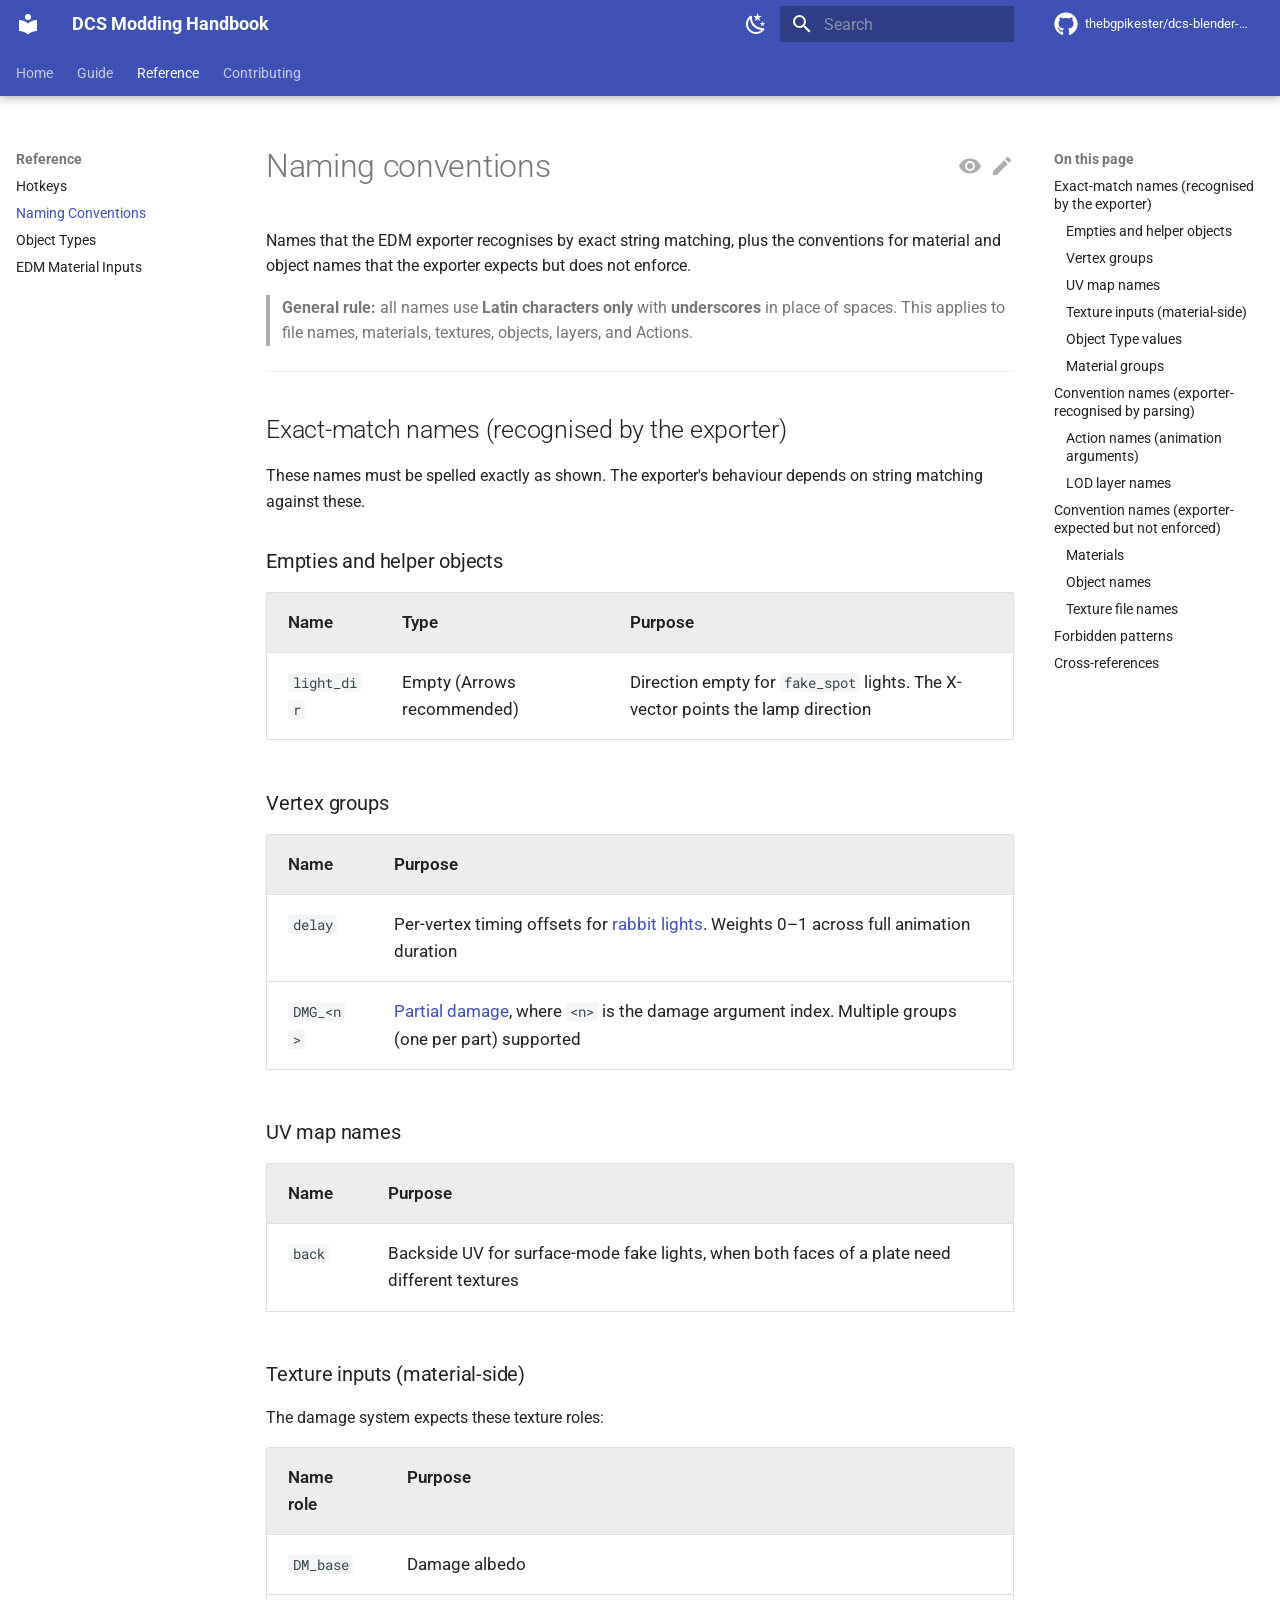
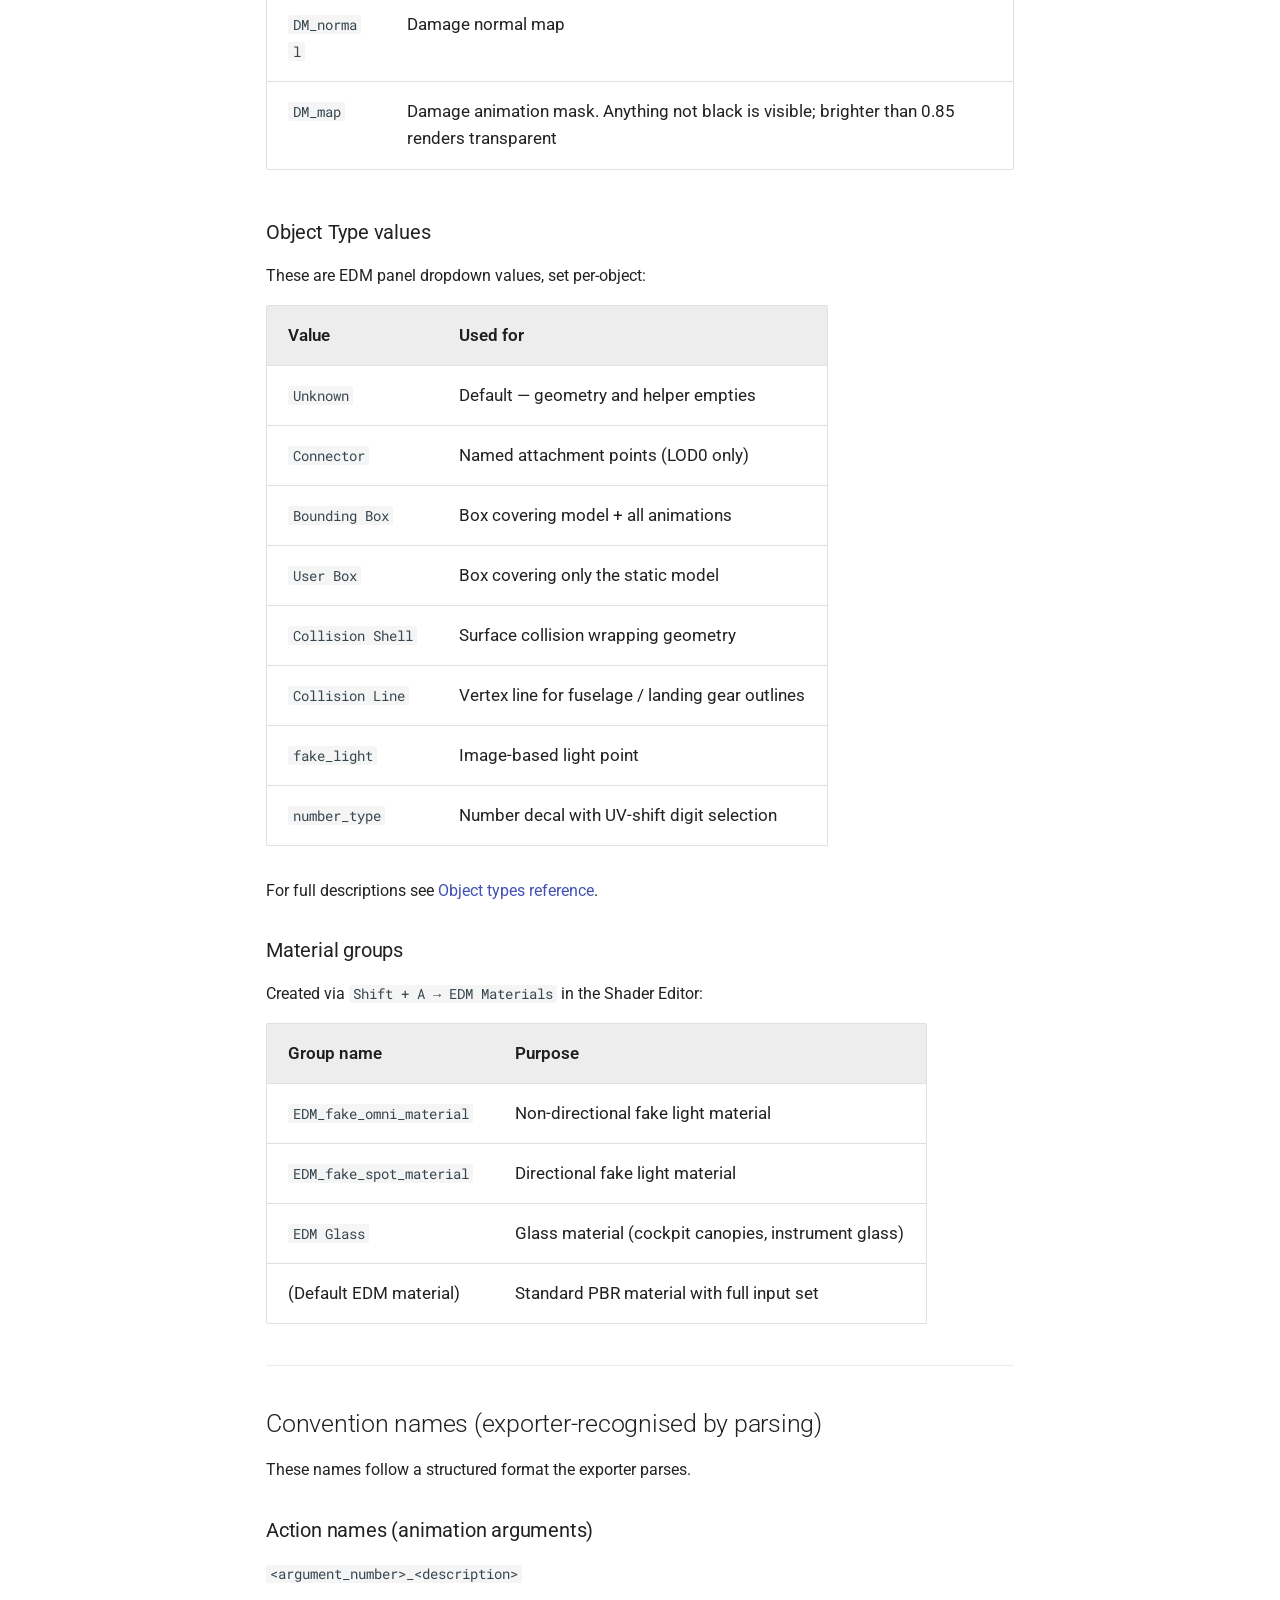
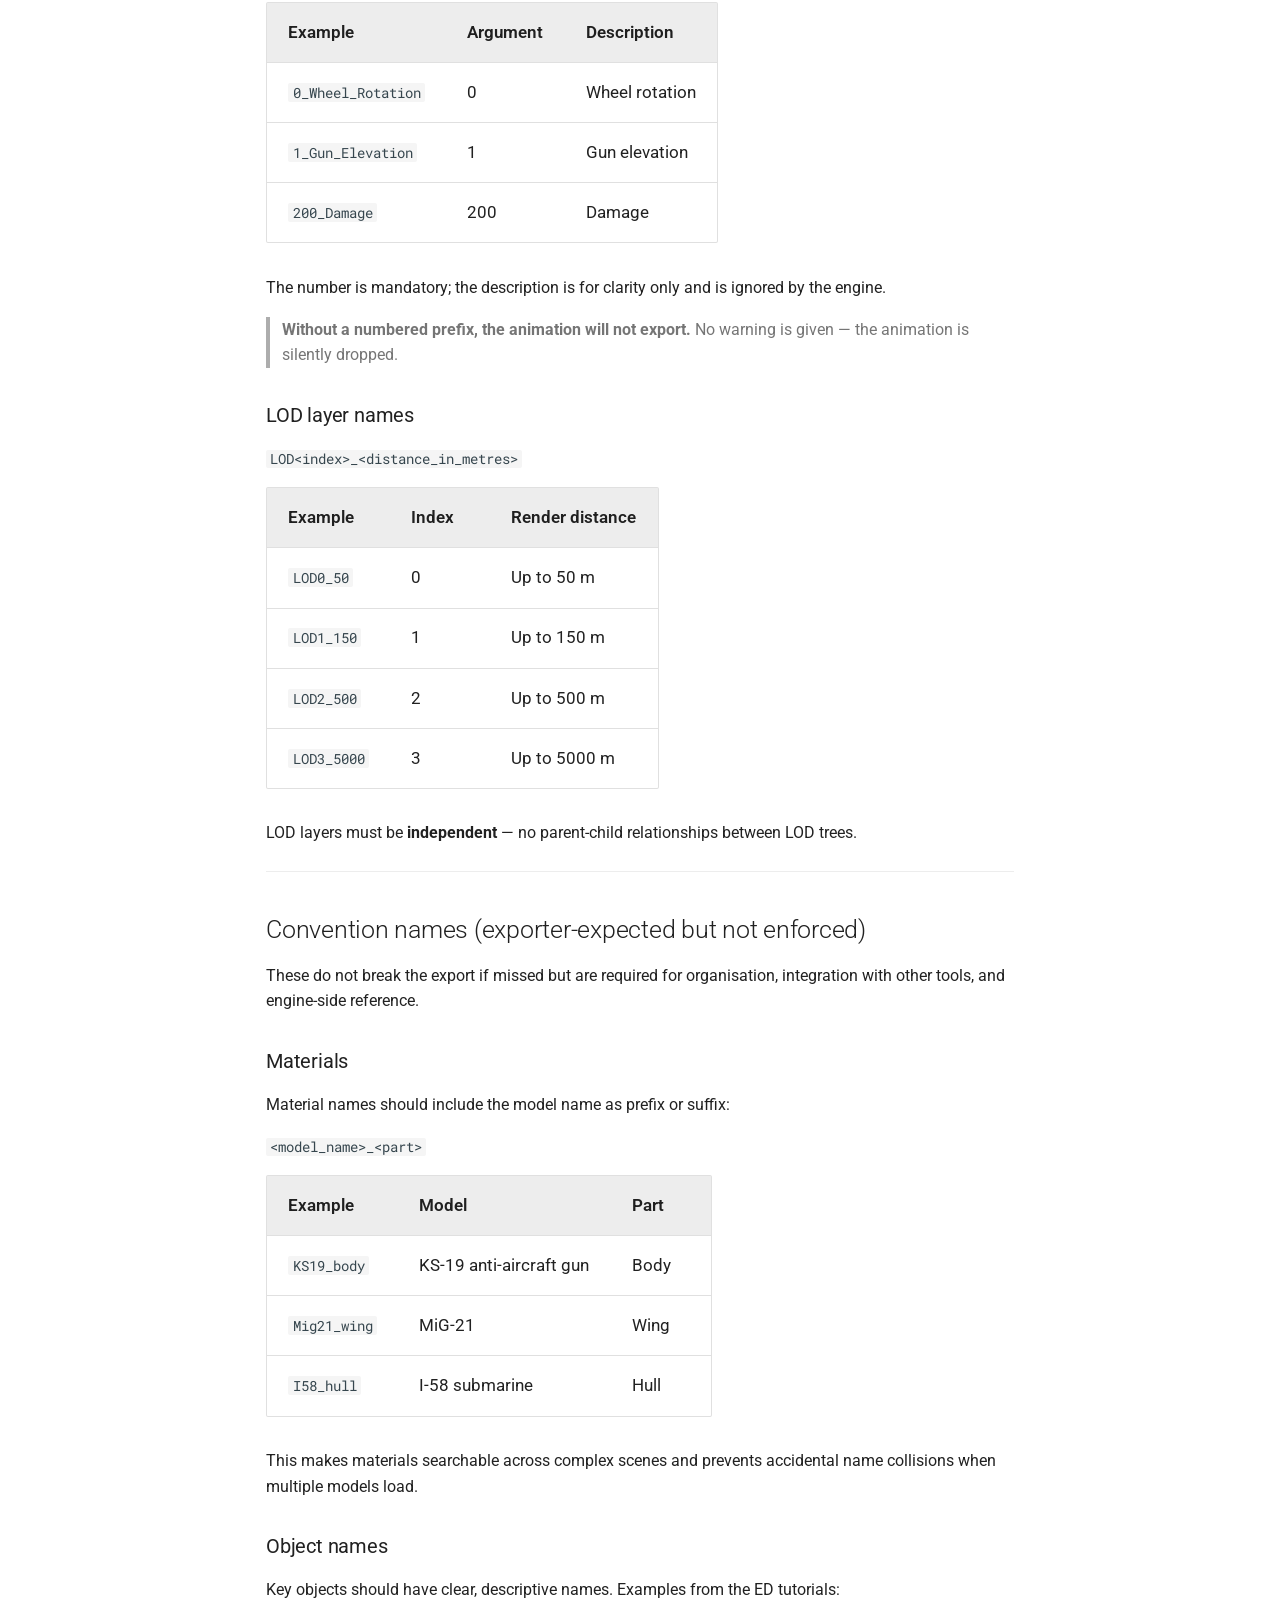
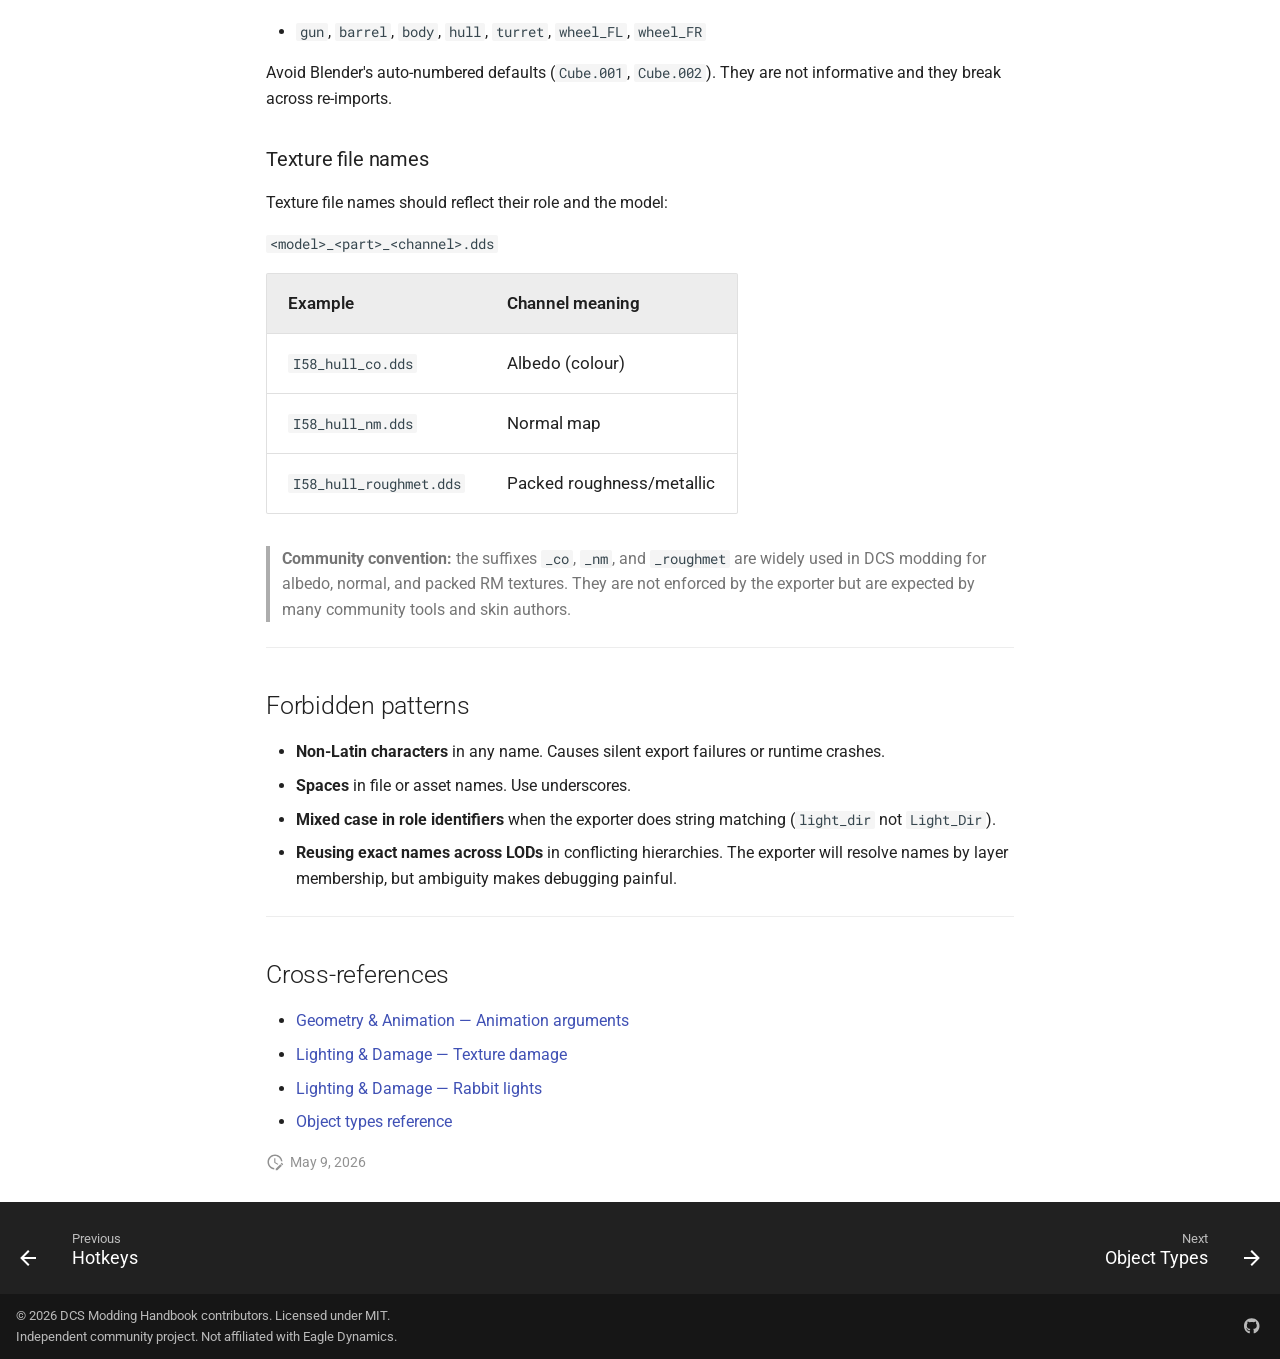
<file: reference/naming-conventions/index.html>
<!doctype html>
<html lang="en" class="no-js">
  <head>
    
      <meta charset="utf-8">
      <meta name="viewport" content="width=device-width,initial-scale=1">
      
        <meta name="description" content="Names the EDM exporter recognises by exact match, parsed conventions, and house conventions for materials, textures, and objects.">
      
      
        <meta name="author" content="thebgpikester">
      
      
        <link rel="canonical" href="https://thebgpikester.github.io/dcs-blender-modding-handbook/reference/naming-conventions/">
      
      
        <link rel="prev" href="../hotkey-reference/">
      
      
        <link rel="next" href="../object-types/">
      
      
      <link rel="icon" href="../../assets/images/favicon.png">
      <meta name="generator" content="mkdocs-1.6.1, mkdocs-material-9.5.49">
    
    
      
        <title>Naming conventions - DCS Modding Handbook</title>
      
    
    
      <link rel="stylesheet" href="../../assets/stylesheets/main.6f8fc17f.min.css">
      
        
        <link rel="stylesheet" href="../../assets/stylesheets/palette.06af60db.min.css">
      
      


    
    
      
    
    
      
        
        
        <link rel="preconnect" href="https://fonts.gstatic.com" crossorigin>
        <link rel="stylesheet" href="https://fonts.googleapis.com/css?family=Roboto:300,300i,400,400i,700,700i%7CRoboto+Mono:400,400i,700,700i&display=fallback">
        <style>:root{--md-text-font:"Roboto";--md-code-font:"Roboto Mono"}</style>
      
    
    
      <link rel="stylesheet" href="../../stylesheets/extra.css">
    
    <script>__md_scope=new URL("../..",location),__md_hash=e=>[...e].reduce(((e,_)=>(e<<5)-e+_.charCodeAt(0)),0),__md_get=(e,_=localStorage,t=__md_scope)=>JSON.parse(_.getItem(t.pathname+"."+e)),__md_set=(e,_,t=localStorage,a=__md_scope)=>{try{t.setItem(a.pathname+"."+e,JSON.stringify(_))}catch(e){}}</script>
    
      

    
    
    
   <link href="../../assets/stylesheets/glightbox.min.css" rel="stylesheet"/><style>
    html.glightbox-open { overflow: initial; height: 100%; }
    .gslide-title { margin-top: 0px; user-select: text; }
    .gslide-desc { color: #666; user-select: text; }
    .gslide-image img { background: white; }
    .gscrollbar-fixer { padding-right: 15px; }
    .gdesc-inner { font-size: 0.75rem; }
    body[data-md-color-scheme="slate"] .gdesc-inner { background: var(--md-default-bg-color);}
    body[data-md-color-scheme="slate"] .gslide-title { color: var(--md-default-fg-color);}
    body[data-md-color-scheme="slate"] .gslide-desc { color: var(--md-default-fg-color);}</style> <script src="../../assets/javascripts/glightbox.min.js"></script></head>
  
  
    
    
      
    
    
    
    
    <body dir="ltr" data-md-color-scheme="slate" data-md-color-primary="black" data-md-color-accent="amber">
  
    
    <input class="md-toggle" data-md-toggle="drawer" type="checkbox" id="__drawer" autocomplete="off">
    <input class="md-toggle" data-md-toggle="search" type="checkbox" id="__search" autocomplete="off">
    <label class="md-overlay" for="__drawer"></label>
    <div data-md-component="skip">
      
        
        <a href="#naming-conventions" class="md-skip">
          Skip to content
        </a>
      
    </div>
    <div data-md-component="announce">
      
    </div>
    
    
      

  

<header class="md-header md-header--shadow md-header--lifted" data-md-component="header">
  <nav class="md-header__inner md-grid" aria-label="Header">
    <a href="../.." title="DCS Modding Handbook" class="md-header__button md-logo" aria-label="DCS Modding Handbook" data-md-component="logo">
      
  
  <svg xmlns="http://www.w3.org/2000/svg" viewBox="0 0 24 24"><path d="M12 8a3 3 0 0 0 3-3 3 3 0 0 0-3-3 3 3 0 0 0-3 3 3 3 0 0 0 3 3m0 3.54C9.64 9.35 6.5 8 3 8v11c3.5 0 6.64 1.35 9 3.54 2.36-2.19 5.5-3.54 9-3.54V8c-3.5 0-6.64 1.35-9 3.54"/></svg>

    </a>
    <label class="md-header__button md-icon" for="__drawer">
      
      <svg xmlns="http://www.w3.org/2000/svg" viewBox="0 0 24 24"><path d="M3 6h18v2H3zm0 5h18v2H3zm0 5h18v2H3z"/></svg>
    </label>
    <div class="md-header__title" data-md-component="header-title">
      <div class="md-header__ellipsis">
        <div class="md-header__topic">
          <span class="md-ellipsis">
            DCS Modding Handbook
          </span>
        </div>
        <div class="md-header__topic" data-md-component="header-topic">
          <span class="md-ellipsis">
            
              Naming conventions
            
          </span>
        </div>
      </div>
    </div>
    
      
        <form class="md-header__option" data-md-component="palette">
  
    
    
    
    <input class="md-option" data-md-color-media="(prefers-color-scheme: dark)" data-md-color-scheme="slate" data-md-color-primary="black" data-md-color-accent="amber"  aria-label="Switch to light mode"  type="radio" name="__palette" id="__palette_0">
    
      <label class="md-header__button md-icon" title="Switch to light mode" for="__palette_1" hidden>
        <svg xmlns="http://www.w3.org/2000/svg" viewBox="0 0 24 24"><path d="M12 7a5 5 0 0 1 5 5 5 5 0 0 1-5 5 5 5 0 0 1-5-5 5 5 0 0 1 5-5m0 2a3 3 0 0 0-3 3 3 3 0 0 0 3 3 3 3 0 0 0 3-3 3 3 0 0 0-3-3m0-7 2.39 3.42C13.65 5.15 12.84 5 12 5s-1.65.15-2.39.42zM3.34 7l4.16-.35A7.2 7.2 0 0 0 5.94 8.5c-.44.74-.69 1.5-.83 2.29zm.02 10 1.76-3.77a7.131 7.131 0 0 0 2.38 4.14zM20.65 7l-1.77 3.79a7.02 7.02 0 0 0-2.38-4.15zm-.01 10-4.14.36c.59-.51 1.12-1.14 1.54-1.86.42-.73.69-1.5.83-2.29zM12 22l-2.41-3.44c.74.27 1.55.44 2.41.44.82 0 1.63-.17 2.37-.44z"/></svg>
      </label>
    
  
    
    
    
    <input class="md-option" data-md-color-media="(prefers-color-scheme: light)" data-md-color-scheme="default" data-md-color-primary="indigo" data-md-color-accent="amber"  aria-label="Switch to dark mode"  type="radio" name="__palette" id="__palette_1">
    
      <label class="md-header__button md-icon" title="Switch to dark mode" for="__palette_0" hidden>
        <svg xmlns="http://www.w3.org/2000/svg" viewBox="0 0 24 24"><path d="m17.75 4.09-2.53 1.94.91 3.06-2.63-1.81-2.63 1.81.91-3.06-2.53-1.94L12.44 4l1.06-3 1.06 3zm3.5 6.91-1.64 1.25.59 1.98-1.7-1.17-1.7 1.17.59-1.98L15.75 11l2.06-.05L18.5 9l.69 1.95zm-2.28 4.95c.83-.08 1.72 1.1 1.19 1.85-.32.45-.66.87-1.08 1.27C15.17 23 8.84 23 4.94 19.07c-3.91-3.9-3.91-10.24 0-14.14.4-.4.82-.76 1.27-1.08.75-.53 1.93.36 1.85 1.19-.27 2.86.69 5.83 2.89 8.02a9.96 9.96 0 0 0 8.02 2.89m-1.64 2.02a12.08 12.08 0 0 1-7.8-3.47c-2.17-2.19-3.33-5-3.49-7.82-2.81 3.14-2.7 7.96.31 10.98 3.02 3.01 7.84 3.12 10.98.31"/></svg>
      </label>
    
  
</form>
      
    
    
      <script>var palette=__md_get("__palette");if(palette&&palette.color){if("(prefers-color-scheme)"===palette.color.media){var media=matchMedia("(prefers-color-scheme: light)"),input=document.querySelector(media.matches?"[data-md-color-media='(prefers-color-scheme: light)']":"[data-md-color-media='(prefers-color-scheme: dark)']");palette.color.media=input.getAttribute("data-md-color-media"),palette.color.scheme=input.getAttribute("data-md-color-scheme"),palette.color.primary=input.getAttribute("data-md-color-primary"),palette.color.accent=input.getAttribute("data-md-color-accent")}for(var[key,value]of Object.entries(palette.color))document.body.setAttribute("data-md-color-"+key,value)}</script>
    
    
    
      <label class="md-header__button md-icon" for="__search">
        
        <svg xmlns="http://www.w3.org/2000/svg" viewBox="0 0 24 24"><path d="M9.5 3A6.5 6.5 0 0 1 16 9.5c0 1.61-.59 3.09-1.56 4.23l.27.27h.79l5 5-1.5 1.5-5-5v-.79l-.27-.27A6.52 6.52 0 0 1 9.5 16 6.5 6.5 0 0 1 3 9.5 6.5 6.5 0 0 1 9.5 3m0 2C7 5 5 7 5 9.5S7 14 9.5 14 14 12 14 9.5 12 5 9.5 5"/></svg>
      </label>
      <div class="md-search" data-md-component="search" role="dialog">
  <label class="md-search__overlay" for="__search"></label>
  <div class="md-search__inner" role="search">
    <form class="md-search__form" name="search">
      <input type="text" class="md-search__input" name="query" aria-label="Search" placeholder="Search" autocapitalize="off" autocorrect="off" autocomplete="off" spellcheck="false" data-md-component="search-query" required>
      <label class="md-search__icon md-icon" for="__search">
        
        <svg xmlns="http://www.w3.org/2000/svg" viewBox="0 0 24 24"><path d="M9.5 3A6.5 6.5 0 0 1 16 9.5c0 1.61-.59 3.09-1.56 4.23l.27.27h.79l5 5-1.5 1.5-5-5v-.79l-.27-.27A6.52 6.52 0 0 1 9.5 16 6.5 6.5 0 0 1 3 9.5 6.5 6.5 0 0 1 9.5 3m0 2C7 5 5 7 5 9.5S7 14 9.5 14 14 12 14 9.5 12 5 9.5 5"/></svg>
        
        <svg xmlns="http://www.w3.org/2000/svg" viewBox="0 0 24 24"><path d="M20 11v2H8l5.5 5.5-1.42 1.42L4.16 12l7.92-7.92L13.5 5.5 8 11z"/></svg>
      </label>
      <nav class="md-search__options" aria-label="Search">
        
          <a href="javascript:void(0)" class="md-search__icon md-icon" title="Share" aria-label="Share" data-clipboard data-clipboard-text="" data-md-component="search-share" tabindex="-1">
            
            <svg xmlns="http://www.w3.org/2000/svg" viewBox="0 0 24 24"><path d="M18 16.08c-.76 0-1.44.3-1.96.77L8.91 12.7c.05-.23.09-.46.09-.7s-.04-.47-.09-.7l7.05-4.11c.54.5 1.25.81 2.04.81a3 3 0 0 0 3-3 3 3 0 0 0-3-3 3 3 0 0 0-3 3c0 .24.04.47.09.7L8.04 9.81C7.5 9.31 6.79 9 6 9a3 3 0 0 0-3 3 3 3 0 0 0 3 3c.79 0 1.5-.31 2.04-.81l7.12 4.15c-.05.21-.08.43-.08.66 0 1.61 1.31 2.91 2.92 2.91s2.92-1.3 2.92-2.91A2.92 2.92 0 0 0 18 16.08"/></svg>
          </a>
        
        <button type="reset" class="md-search__icon md-icon" title="Clear" aria-label="Clear" tabindex="-1">
          
          <svg xmlns="http://www.w3.org/2000/svg" viewBox="0 0 24 24"><path d="M19 6.41 17.59 5 12 10.59 6.41 5 5 6.41 10.59 12 5 17.59 6.41 19 12 13.41 17.59 19 19 17.59 13.41 12z"/></svg>
        </button>
      </nav>
      
        <div class="md-search__suggest" data-md-component="search-suggest"></div>
      
    </form>
    <div class="md-search__output">
      <div class="md-search__scrollwrap" tabindex="0" data-md-scrollfix>
        <div class="md-search-result" data-md-component="search-result">
          <div class="md-search-result__meta">
            Initializing search
          </div>
          <ol class="md-search-result__list" role="presentation"></ol>
        </div>
      </div>
    </div>
  </div>
</div>
    
    
      <div class="md-header__source">
        <a href="https://github.com/thebgpikester/dcs-blender-modding-handbook" title="Go to repository" class="md-source" data-md-component="source">
  <div class="md-source__icon md-icon">
    
    <svg xmlns="http://www.w3.org/2000/svg" viewBox="0 0 496 512"><!--! Font Awesome Free 6.7.1 by @fontawesome - https://fontawesome.com License - https://fontawesome.com/license/free (Icons: CC BY 4.0, Fonts: SIL OFL 1.1, Code: MIT License) Copyright 2024 Fonticons, Inc.--><path d="M165.9 397.4c0 2-2.3 3.6-5.2 3.6-3.3.3-5.6-1.3-5.6-3.6 0-2 2.3-3.6 5.2-3.6 3-.3 5.6 1.3 5.6 3.6m-31.1-4.5c-.7 2 1.3 4.3 4.3 4.9 2.6 1 5.6 0 6.2-2s-1.3-4.3-4.3-5.2c-2.6-.7-5.5.3-6.2 2.3m44.2-1.7c-2.9.7-4.9 2.6-4.6 4.9.3 2 2.9 3.3 5.9 2.6 2.9-.7 4.9-2.6 4.6-4.6-.3-1.9-3-3.2-5.9-2.9M244.8 8C106.1 8 0 113.3 0 252c0 110.9 69.8 205.8 169.5 239.2 12.8 2.3 17.3-5.6 17.3-12.1 0-6.2-.3-40.4-.3-61.4 0 0-70 15-84.7-29.8 0 0-11.4-29.1-27.8-36.6 0 0-22.9-15.7 1.6-15.4 0 0 24.9 2 38.6 25.8 21.9 38.6 58.6 27.5 72.9 20.9 2.3-16 8.8-27.1 16-33.7-55.9-6.2-112.3-14.3-112.3-110.5 0-27.5 7.6-41.3 23.6-58.9-2.6-6.5-11.1-33.3 2.6-67.9 20.9-6.5 69 27 69 27 20-5.6 41.5-8.5 62.8-8.5s42.8 2.9 62.8 8.5c0 0 48.1-33.6 69-27 13.7 34.7 5.2 61.4 2.6 67.9 16 17.7 25.8 31.5 25.8 58.9 0 96.5-58.9 104.2-114.8 110.5 9.2 7.9 17 22.9 17 46.4 0 33.7-.3 75.4-.3 83.6 0 6.5 4.6 14.4 17.3 12.1C428.2 457.8 496 362.9 496 252 496 113.3 383.5 8 244.8 8M97.2 352.9c-1.3 1-1 3.3.7 5.2 1.6 1.6 3.9 2.3 5.2 1 1.3-1 1-3.3-.7-5.2-1.6-1.6-3.9-2.3-5.2-1m-10.8-8.1c-.7 1.3.3 2.9 2.3 3.9 1.6 1 3.6.7 4.3-.7.7-1.3-.3-2.9-2.3-3.9-2-.6-3.6-.3-4.3.7m32.4 35.6c-1.6 1.3-1 4.3 1.3 6.2 2.3 2.3 5.2 2.6 6.5 1 1.3-1.3.7-4.3-1.3-6.2-2.2-2.3-5.2-2.6-6.5-1m-11.4-14.7c-1.6 1-1.6 3.6 0 5.9s4.3 3.3 5.6 2.3c1.6-1.3 1.6-3.9 0-6.2-1.4-2.3-4-3.3-5.6-2"/></svg>
  </div>
  <div class="md-source__repository">
    thebgpikester/dcs-blender-modding-handbook
  </div>
</a>
      </div>
    
  </nav>
  
    
      
<nav class="md-tabs" aria-label="Tabs" data-md-component="tabs">
  <div class="md-grid">
    <ul class="md-tabs__list">
      
        
  
  
  
    <li class="md-tabs__item">
      <a href="../.." class="md-tabs__link">
        
  
    
  
  Home

      </a>
    </li>
  

      
        
  
  
  
    
    
      <li class="md-tabs__item">
        <a href="../../00-overview/" class="md-tabs__link">
          
  
    
  
  Guide

        </a>
      </li>
    
  

      
        
  
  
    
  
  
    
    
      <li class="md-tabs__item md-tabs__item--active">
        <a href="../hotkey-reference/" class="md-tabs__link">
          
  
    
  
  Reference

        </a>
      </li>
    
  

      
        
  
  
  
    <li class="md-tabs__item">
      <a href="../../contributing/" class="md-tabs__link">
        
  
    
  
  Contributing

      </a>
    </li>
  

      
    </ul>
  </div>
</nav>
    
  
</header>
    
    <div class="md-container" data-md-component="container">
      
      
        
      
      <main class="md-main" data-md-component="main">
        <div class="md-main__inner md-grid">
          
            
              
              <div class="md-sidebar md-sidebar--primary" data-md-component="sidebar" data-md-type="navigation" >
                <div class="md-sidebar__scrollwrap">
                  <div class="md-sidebar__inner">
                    


  


<nav class="md-nav md-nav--primary md-nav--lifted" aria-label="Navigation" data-md-level="0">
  <label class="md-nav__title" for="__drawer">
    <a href="../.." title="DCS Modding Handbook" class="md-nav__button md-logo" aria-label="DCS Modding Handbook" data-md-component="logo">
      
  
  <svg xmlns="http://www.w3.org/2000/svg" viewBox="0 0 24 24"><path d="M12 8a3 3 0 0 0 3-3 3 3 0 0 0-3-3 3 3 0 0 0-3 3 3 3 0 0 0 3 3m0 3.54C9.64 9.35 6.5 8 3 8v11c3.5 0 6.64 1.35 9 3.54 2.36-2.19 5.5-3.54 9-3.54V8c-3.5 0-6.64 1.35-9 3.54"/></svg>

    </a>
    DCS Modding Handbook
  </label>
  
    <div class="md-nav__source">
      <a href="https://github.com/thebgpikester/dcs-blender-modding-handbook" title="Go to repository" class="md-source" data-md-component="source">
  <div class="md-source__icon md-icon">
    
    <svg xmlns="http://www.w3.org/2000/svg" viewBox="0 0 496 512"><!--! Font Awesome Free 6.7.1 by @fontawesome - https://fontawesome.com License - https://fontawesome.com/license/free (Icons: CC BY 4.0, Fonts: SIL OFL 1.1, Code: MIT License) Copyright 2024 Fonticons, Inc.--><path d="M165.9 397.4c0 2-2.3 3.6-5.2 3.6-3.3.3-5.6-1.3-5.6-3.6 0-2 2.3-3.6 5.2-3.6 3-.3 5.6 1.3 5.6 3.6m-31.1-4.5c-.7 2 1.3 4.3 4.3 4.9 2.6 1 5.6 0 6.2-2s-1.3-4.3-4.3-5.2c-2.6-.7-5.5.3-6.2 2.3m44.2-1.7c-2.9.7-4.9 2.6-4.6 4.9.3 2 2.9 3.3 5.9 2.6 2.9-.7 4.9-2.6 4.6-4.6-.3-1.9-3-3.2-5.9-2.9M244.8 8C106.1 8 0 113.3 0 252c0 110.9 69.8 205.8 169.5 239.2 12.8 2.3 17.3-5.6 17.3-12.1 0-6.2-.3-40.4-.3-61.4 0 0-70 15-84.7-29.8 0 0-11.4-29.1-27.8-36.6 0 0-22.9-15.7 1.6-15.4 0 0 24.9 2 38.6 25.8 21.9 38.6 58.6 27.5 72.9 20.9 2.3-16 8.8-27.1 16-33.7-55.9-6.2-112.3-14.3-112.3-110.5 0-27.5 7.6-41.3 23.6-58.9-2.6-6.5-11.1-33.3 2.6-67.9 20.9-6.5 69 27 69 27 20-5.6 41.5-8.5 62.8-8.5s42.8 2.9 62.8 8.5c0 0 48.1-33.6 69-27 13.7 34.7 5.2 61.4 2.6 67.9 16 17.7 25.8 31.5 25.8 58.9 0 96.5-58.9 104.2-114.8 110.5 9.2 7.9 17 22.9 17 46.4 0 33.7-.3 75.4-.3 83.6 0 6.5 4.6 14.4 17.3 12.1C428.2 457.8 496 362.9 496 252 496 113.3 383.5 8 244.8 8M97.2 352.9c-1.3 1-1 3.3.7 5.2 1.6 1.6 3.9 2.3 5.2 1 1.3-1 1-3.3-.7-5.2-1.6-1.6-3.9-2.3-5.2-1m-10.8-8.1c-.7 1.3.3 2.9 2.3 3.9 1.6 1 3.6.7 4.3-.7.7-1.3-.3-2.9-2.3-3.9-2-.6-3.6-.3-4.3.7m32.4 35.6c-1.6 1.3-1 4.3 1.3 6.2 2.3 2.3 5.2 2.6 6.5 1 1.3-1.3.7-4.3-1.3-6.2-2.2-2.3-5.2-2.6-6.5-1m-11.4-14.7c-1.6 1-1.6 3.6 0 5.9s4.3 3.3 5.6 2.3c1.6-1.3 1.6-3.9 0-6.2-1.4-2.3-4-3.3-5.6-2"/></svg>
  </div>
  <div class="md-source__repository">
    thebgpikester/dcs-blender-modding-handbook
  </div>
</a>
    </div>
  
  <ul class="md-nav__list" data-md-scrollfix>
    
      
      
  
  
  
  
    <li class="md-nav__item">
      <a href="../.." class="md-nav__link">
        
  
  <span class="md-ellipsis">
    Home
  </span>
  

      </a>
    </li>
  

    
      
      
  
  
  
  
    
    
      
        
      
        
      
        
      
        
      
        
      
        
      
        
      
        
      
    
    
      
      
        
      
    
    
    <li class="md-nav__item md-nav__item--nested">
      
        
        
          
        
        <input class="md-nav__toggle md-toggle md-toggle--indeterminate" type="checkbox" id="__nav_2" >
        
          
          <label class="md-nav__link" for="__nav_2" id="__nav_2_label" tabindex="0">
            
  
  <span class="md-ellipsis">
    Guide
  </span>
  

            <span class="md-nav__icon md-icon"></span>
          </label>
        
        <nav class="md-nav" data-md-level="1" aria-labelledby="__nav_2_label" aria-expanded="false">
          <label class="md-nav__title" for="__nav_2">
            <span class="md-nav__icon md-icon"></span>
            Guide
          </label>
          <ul class="md-nav__list" data-md-scrollfix>
            
              
                
  
  
  
  
    <li class="md-nav__item">
      <a href="../../00-overview/" class="md-nav__link">
        
  
  <span class="md-ellipsis">
    Overview
  </span>
  

      </a>
    </li>
  

              
            
              
                
  
  
  
  
    <li class="md-nav__item">
      <a href="../../01-installation/" class="md-nav__link">
        
  
  <span class="md-ellipsis">
    Installation
  </span>
  

      </a>
    </li>
  

              
            
              
                
  
  
  
  
    <li class="md-nav__item">
      <a href="../../02-geometry-animation/" class="md-nav__link">
        
  
  <span class="md-ellipsis">
    Geometry & Animation
  </span>
  

      </a>
    </li>
  

              
            
              
                
  
  
  
  
    <li class="md-nav__item">
      <a href="../../03-materials-textures/" class="md-nav__link">
        
  
  <span class="md-ellipsis">
    Materials & Textures
  </span>
  

      </a>
    </li>
  

              
            
              
                
  
  
  
  
    <li class="md-nav__item">
      <a href="../../04-lighting-damage/" class="md-nav__link">
        
  
  <span class="md-ellipsis">
    Lighting & Damage
  </span>
  

      </a>
    </li>
  

              
            
              
                
  
  
  
  
    <li class="md-nav__item">
      <a href="../../05-fbx-pipeline/" class="md-nav__link">
        
  
  <span class="md-ellipsis">
    FBX Pipeline
  </span>
  

      </a>
    </li>
  

              
            
              
                
  
  
  
  
    <li class="md-nav__item">
      <a href="../../06-substance-painter/" class="md-nav__link">
        
  
  <span class="md-ellipsis">
    Substance Painter
  </span>
  

      </a>
    </li>
  

              
            
              
                
  
  
  
  
    <li class="md-nav__item">
      <a href="../../07-troubleshooting/" class="md-nav__link">
        
  
  <span class="md-ellipsis">
    Troubleshooting
  </span>
  

      </a>
    </li>
  

              
            
          </ul>
        </nav>
      
    </li>
  

    
      
      
  
  
    
  
  
  
    
    
      
        
      
        
      
        
      
        
      
    
    
      
        
        
      
      
        
      
    
    
    <li class="md-nav__item md-nav__item--active md-nav__item--section md-nav__item--nested">
      
        
        
        <input class="md-nav__toggle md-toggle " type="checkbox" id="__nav_3" checked>
        
          
          <label class="md-nav__link" for="__nav_3" id="__nav_3_label" tabindex="">
            
  
  <span class="md-ellipsis">
    Reference
  </span>
  

            <span class="md-nav__icon md-icon"></span>
          </label>
        
        <nav class="md-nav" data-md-level="1" aria-labelledby="__nav_3_label" aria-expanded="true">
          <label class="md-nav__title" for="__nav_3">
            <span class="md-nav__icon md-icon"></span>
            Reference
          </label>
          <ul class="md-nav__list" data-md-scrollfix>
            
              
                
  
  
  
  
    <li class="md-nav__item">
      <a href="../hotkey-reference/" class="md-nav__link">
        
  
  <span class="md-ellipsis">
    Hotkeys
  </span>
  

      </a>
    </li>
  

              
            
              
                
  
  
    
  
  
  
    <li class="md-nav__item md-nav__item--active">
      
      <input class="md-nav__toggle md-toggle" type="checkbox" id="__toc">
      
      
        
      
      
        <label class="md-nav__link md-nav__link--active" for="__toc">
          
  
  <span class="md-ellipsis">
    Naming Conventions
  </span>
  

          <span class="md-nav__icon md-icon"></span>
        </label>
      
      <a href="./" class="md-nav__link md-nav__link--active">
        
  
  <span class="md-ellipsis">
    Naming Conventions
  </span>
  

      </a>
      
        

  

<nav class="md-nav md-nav--secondary" aria-label="On this page">
  
  
  
    
  
  
    <label class="md-nav__title" for="__toc">
      <span class="md-nav__icon md-icon"></span>
      On this page
    </label>
    <ul class="md-nav__list" data-md-component="toc" data-md-scrollfix>
      
        <li class="md-nav__item">
  <a href="#exact-match-names-recognised-by-the-exporter" class="md-nav__link">
    <span class="md-ellipsis">
      Exact-match names (recognised by the exporter)
    </span>
  </a>
  
    <nav class="md-nav" aria-label="Exact-match names (recognised by the exporter)">
      <ul class="md-nav__list">
        
          <li class="md-nav__item">
  <a href="#empties-and-helper-objects" class="md-nav__link">
    <span class="md-ellipsis">
      Empties and helper objects
    </span>
  </a>
  
</li>
        
          <li class="md-nav__item">
  <a href="#vertex-groups" class="md-nav__link">
    <span class="md-ellipsis">
      Vertex groups
    </span>
  </a>
  
</li>
        
          <li class="md-nav__item">
  <a href="#uv-map-names" class="md-nav__link">
    <span class="md-ellipsis">
      UV map names
    </span>
  </a>
  
</li>
        
          <li class="md-nav__item">
  <a href="#texture-inputs-material-side" class="md-nav__link">
    <span class="md-ellipsis">
      Texture inputs (material-side)
    </span>
  </a>
  
</li>
        
          <li class="md-nav__item">
  <a href="#object-type-values" class="md-nav__link">
    <span class="md-ellipsis">
      Object Type values
    </span>
  </a>
  
</li>
        
          <li class="md-nav__item">
  <a href="#material-groups" class="md-nav__link">
    <span class="md-ellipsis">
      Material groups
    </span>
  </a>
  
</li>
        
      </ul>
    </nav>
  
</li>
      
        <li class="md-nav__item">
  <a href="#convention-names-exporter-recognised-by-parsing" class="md-nav__link">
    <span class="md-ellipsis">
      Convention names (exporter-recognised by parsing)
    </span>
  </a>
  
    <nav class="md-nav" aria-label="Convention names (exporter-recognised by parsing)">
      <ul class="md-nav__list">
        
          <li class="md-nav__item">
  <a href="#action-names-animation-arguments" class="md-nav__link">
    <span class="md-ellipsis">
      Action names (animation arguments)
    </span>
  </a>
  
</li>
        
          <li class="md-nav__item">
  <a href="#lod-layer-names" class="md-nav__link">
    <span class="md-ellipsis">
      LOD layer names
    </span>
  </a>
  
</li>
        
      </ul>
    </nav>
  
</li>
      
        <li class="md-nav__item">
  <a href="#convention-names-exporter-expected-but-not-enforced" class="md-nav__link">
    <span class="md-ellipsis">
      Convention names (exporter-expected but not enforced)
    </span>
  </a>
  
    <nav class="md-nav" aria-label="Convention names (exporter-expected but not enforced)">
      <ul class="md-nav__list">
        
          <li class="md-nav__item">
  <a href="#materials" class="md-nav__link">
    <span class="md-ellipsis">
      Materials
    </span>
  </a>
  
</li>
        
          <li class="md-nav__item">
  <a href="#object-names" class="md-nav__link">
    <span class="md-ellipsis">
      Object names
    </span>
  </a>
  
</li>
        
          <li class="md-nav__item">
  <a href="#texture-file-names" class="md-nav__link">
    <span class="md-ellipsis">
      Texture file names
    </span>
  </a>
  
</li>
        
      </ul>
    </nav>
  
</li>
      
        <li class="md-nav__item">
  <a href="#forbidden-patterns" class="md-nav__link">
    <span class="md-ellipsis">
      Forbidden patterns
    </span>
  </a>
  
</li>
      
        <li class="md-nav__item">
  <a href="#cross-references" class="md-nav__link">
    <span class="md-ellipsis">
      Cross-references
    </span>
  </a>
  
</li>
      
    </ul>
  
</nav>
      
    </li>
  

              
            
              
                
  
  
  
  
    <li class="md-nav__item">
      <a href="../object-types/" class="md-nav__link">
        
  
  <span class="md-ellipsis">
    Object Types
  </span>
  

      </a>
    </li>
  

              
            
              
                
  
  
  
  
    <li class="md-nav__item">
      <a href="../edm-material-inputs/" class="md-nav__link">
        
  
  <span class="md-ellipsis">
    EDM Material Inputs
  </span>
  

      </a>
    </li>
  

              
            
          </ul>
        </nav>
      
    </li>
  

    
      
      
  
  
  
  
    <li class="md-nav__item">
      <a href="../../contributing/" class="md-nav__link">
        
  
  <span class="md-ellipsis">
    Contributing
  </span>
  

      </a>
    </li>
  

    
  </ul>
</nav>
                  </div>
                </div>
              </div>
            
            
              
              <div class="md-sidebar md-sidebar--secondary" data-md-component="sidebar" data-md-type="toc" >
                <div class="md-sidebar__scrollwrap">
                  <div class="md-sidebar__inner">
                    

  

<nav class="md-nav md-nav--secondary" aria-label="On this page">
  
  
  
    
  
  
    <label class="md-nav__title" for="__toc">
      <span class="md-nav__icon md-icon"></span>
      On this page
    </label>
    <ul class="md-nav__list" data-md-component="toc" data-md-scrollfix>
      
        <li class="md-nav__item">
  <a href="#exact-match-names-recognised-by-the-exporter" class="md-nav__link">
    <span class="md-ellipsis">
      Exact-match names (recognised by the exporter)
    </span>
  </a>
  
    <nav class="md-nav" aria-label="Exact-match names (recognised by the exporter)">
      <ul class="md-nav__list">
        
          <li class="md-nav__item">
  <a href="#empties-and-helper-objects" class="md-nav__link">
    <span class="md-ellipsis">
      Empties and helper objects
    </span>
  </a>
  
</li>
        
          <li class="md-nav__item">
  <a href="#vertex-groups" class="md-nav__link">
    <span class="md-ellipsis">
      Vertex groups
    </span>
  </a>
  
</li>
        
          <li class="md-nav__item">
  <a href="#uv-map-names" class="md-nav__link">
    <span class="md-ellipsis">
      UV map names
    </span>
  </a>
  
</li>
        
          <li class="md-nav__item">
  <a href="#texture-inputs-material-side" class="md-nav__link">
    <span class="md-ellipsis">
      Texture inputs (material-side)
    </span>
  </a>
  
</li>
        
          <li class="md-nav__item">
  <a href="#object-type-values" class="md-nav__link">
    <span class="md-ellipsis">
      Object Type values
    </span>
  </a>
  
</li>
        
          <li class="md-nav__item">
  <a href="#material-groups" class="md-nav__link">
    <span class="md-ellipsis">
      Material groups
    </span>
  </a>
  
</li>
        
      </ul>
    </nav>
  
</li>
      
        <li class="md-nav__item">
  <a href="#convention-names-exporter-recognised-by-parsing" class="md-nav__link">
    <span class="md-ellipsis">
      Convention names (exporter-recognised by parsing)
    </span>
  </a>
  
    <nav class="md-nav" aria-label="Convention names (exporter-recognised by parsing)">
      <ul class="md-nav__list">
        
          <li class="md-nav__item">
  <a href="#action-names-animation-arguments" class="md-nav__link">
    <span class="md-ellipsis">
      Action names (animation arguments)
    </span>
  </a>
  
</li>
        
          <li class="md-nav__item">
  <a href="#lod-layer-names" class="md-nav__link">
    <span class="md-ellipsis">
      LOD layer names
    </span>
  </a>
  
</li>
        
      </ul>
    </nav>
  
</li>
      
        <li class="md-nav__item">
  <a href="#convention-names-exporter-expected-but-not-enforced" class="md-nav__link">
    <span class="md-ellipsis">
      Convention names (exporter-expected but not enforced)
    </span>
  </a>
  
    <nav class="md-nav" aria-label="Convention names (exporter-expected but not enforced)">
      <ul class="md-nav__list">
        
          <li class="md-nav__item">
  <a href="#materials" class="md-nav__link">
    <span class="md-ellipsis">
      Materials
    </span>
  </a>
  
</li>
        
          <li class="md-nav__item">
  <a href="#object-names" class="md-nav__link">
    <span class="md-ellipsis">
      Object names
    </span>
  </a>
  
</li>
        
          <li class="md-nav__item">
  <a href="#texture-file-names" class="md-nav__link">
    <span class="md-ellipsis">
      Texture file names
    </span>
  </a>
  
</li>
        
      </ul>
    </nav>
  
</li>
      
        <li class="md-nav__item">
  <a href="#forbidden-patterns" class="md-nav__link">
    <span class="md-ellipsis">
      Forbidden patterns
    </span>
  </a>
  
</li>
      
        <li class="md-nav__item">
  <a href="#cross-references" class="md-nav__link">
    <span class="md-ellipsis">
      Cross-references
    </span>
  </a>
  
</li>
      
    </ul>
  
</nav>
                  </div>
                </div>
              </div>
            
          
          
            <div class="md-content" data-md-component="content">
              <article class="md-content__inner md-typeset">
                
                  

  
    <a href="https://github.com/thebgpikester/dcs-blender-modding-handbook/edit/main/docs/reference/naming-conventions.md" title="Edit this page" class="md-content__button md-icon">
      
      <svg xmlns="http://www.w3.org/2000/svg" viewBox="0 0 24 24"><path d="M20.71 7.04c.39-.39.39-1.04 0-1.41l-2.34-2.34c-.37-.39-1.02-.39-1.41 0l-1.84 1.83 3.75 3.75M3 17.25V21h3.75L17.81 9.93l-3.75-3.75z"/></svg>
    </a>
  
  
    
      
    
    <a href="https://github.com/thebgpikester/dcs-blender-modding-handbook/raw/main/docs/reference/naming-conventions.md" title="View source of this page" class="md-content__button md-icon">
      
      <svg xmlns="http://www.w3.org/2000/svg" viewBox="0 0 24 24"><path d="M12 9a3 3 0 0 0-3 3 3 3 0 0 0 3 3 3 3 0 0 0 3-3 3 3 0 0 0-3-3m0 8a5 5 0 0 1-5-5 5 5 0 0 1 5-5 5 5 0 0 1 5 5 5 5 0 0 1-5 5m0-12.5C7 4.5 2.73 7.61 1 12c1.73 4.39 6 7.5 11 7.5s9.27-3.11 11-7.5c-1.73-4.39-6-7.5-11-7.5"/></svg>
    </a>
  


<h1 id="naming-conventions">Naming conventions<a class="headerlink" href="#naming-conventions" title="Permanent link">&para;</a></h1>
<p>Names that the EDM exporter recognises by exact string matching, plus the conventions for material and object names that the exporter expects but does not enforce.</p>
<blockquote>
<p><strong>General rule:</strong> all names use <strong>Latin characters only</strong> with <strong>underscores</strong> in place of spaces. This applies to file names, materials, textures, objects, layers, and Actions.</p>
</blockquote>
<hr />
<h2 id="exact-match-names-recognised-by-the-exporter">Exact-match names (recognised by the exporter)<a class="headerlink" href="#exact-match-names-recognised-by-the-exporter" title="Permanent link">&para;</a></h2>
<p>These names must be spelled exactly as shown. The exporter's behaviour depends on string matching against these.</p>
<h3 id="empties-and-helper-objects">Empties and helper objects<a class="headerlink" href="#empties-and-helper-objects" title="Permanent link">&para;</a></h3>
<table>
<thead>
<tr>
<th>Name</th>
<th>Type</th>
<th>Purpose</th>
</tr>
</thead>
<tbody>
<tr>
<td><code>light_dir</code></td>
<td>Empty (Arrows recommended)</td>
<td>Direction empty for <code>fake_spot</code> lights. The X-vector points the lamp direction</td>
</tr>
</tbody>
</table>
<h3 id="vertex-groups">Vertex groups<a class="headerlink" href="#vertex-groups" title="Permanent link">&para;</a></h3>
<table>
<thead>
<tr>
<th>Name</th>
<th>Purpose</th>
</tr>
</thead>
<tbody>
<tr>
<td><code>delay</code></td>
<td>Per-vertex timing offsets for <a href="../../04-lighting-damage/#rabbit-lights-sequenced-lights">rabbit lights</a>. Weights 0–1 across full animation duration</td>
</tr>
<tr>
<td><code>DMG_&lt;n&gt;</code></td>
<td><a href="../../04-lighting-damage/#assigning-the-damage-argument">Partial damage</a>, where <code>&lt;n&gt;</code> is the damage argument index. Multiple groups (one per part) supported</td>
</tr>
</tbody>
</table>
<h3 id="uv-map-names">UV map names<a class="headerlink" href="#uv-map-names" title="Permanent link">&para;</a></h3>
<table>
<thead>
<tr>
<th>Name</th>
<th>Purpose</th>
</tr>
</thead>
<tbody>
<tr>
<td><code>back</code></td>
<td>Backside UV for surface-mode fake lights, when both faces of a plate need different textures</td>
</tr>
</tbody>
</table>
<h3 id="texture-inputs-material-side">Texture inputs (material-side)<a class="headerlink" href="#texture-inputs-material-side" title="Permanent link">&para;</a></h3>
<p>The damage system expects these texture roles:</p>
<table>
<thead>
<tr>
<th>Name role</th>
<th>Purpose</th>
</tr>
</thead>
<tbody>
<tr>
<td><code>DM_base</code></td>
<td>Damage albedo</td>
</tr>
<tr>
<td><code>DM_normal</code></td>
<td>Damage normal map</td>
</tr>
<tr>
<td><code>DM_map</code></td>
<td>Damage animation mask. Anything not black is visible; brighter than 0.85 renders transparent</td>
</tr>
</tbody>
</table>
<h3 id="object-type-values">Object Type values<a class="headerlink" href="#object-type-values" title="Permanent link">&para;</a></h3>
<p>These are EDM panel dropdown values, set per-object:</p>
<table>
<thead>
<tr>
<th>Value</th>
<th>Used for</th>
</tr>
</thead>
<tbody>
<tr>
<td><code>Unknown</code></td>
<td>Default — geometry and helper empties</td>
</tr>
<tr>
<td><code>Connector</code></td>
<td>Named attachment points (LOD0 only)</td>
</tr>
<tr>
<td><code>Bounding Box</code></td>
<td>Box covering model + all animations</td>
</tr>
<tr>
<td><code>User Box</code></td>
<td>Box covering only the static model</td>
</tr>
<tr>
<td><code>Collision Shell</code></td>
<td>Surface collision wrapping geometry</td>
</tr>
<tr>
<td><code>Collision Line</code></td>
<td>Vertex line for fuselage / landing gear outlines</td>
</tr>
<tr>
<td><code>fake_light</code></td>
<td>Image-based light point</td>
</tr>
<tr>
<td><code>number_type</code></td>
<td>Number decal with UV-shift digit selection</td>
</tr>
</tbody>
</table>
<p>For full descriptions see <a href="../object-types/">Object types reference</a>.</p>
<h3 id="material-groups">Material groups<a class="headerlink" href="#material-groups" title="Permanent link">&para;</a></h3>
<p>Created via <code>Shift + A → EDM Materials</code> in the Shader Editor:</p>
<table>
<thead>
<tr>
<th>Group name</th>
<th>Purpose</th>
</tr>
</thead>
<tbody>
<tr>
<td><code>EDM_fake_omni_material</code></td>
<td>Non-directional fake light material</td>
</tr>
<tr>
<td><code>EDM_fake_spot_material</code></td>
<td>Directional fake light material</td>
</tr>
<tr>
<td><code>EDM Glass</code></td>
<td>Glass material (cockpit canopies, instrument glass)</td>
</tr>
<tr>
<td>(Default EDM material)</td>
<td>Standard PBR material with full input set</td>
</tr>
</tbody>
</table>
<hr />
<h2 id="convention-names-exporter-recognised-by-parsing">Convention names (exporter-recognised by parsing)<a class="headerlink" href="#convention-names-exporter-recognised-by-parsing" title="Permanent link">&para;</a></h2>
<p>These names follow a structured format the exporter parses.</p>
<h3 id="action-names-animation-arguments">Action names (animation arguments)<a class="headerlink" href="#action-names-animation-arguments" title="Permanent link">&para;</a></h3>
<p><code>&lt;argument_number&gt;_&lt;description&gt;</code></p>
<table>
<thead>
<tr>
<th>Example</th>
<th>Argument</th>
<th>Description</th>
</tr>
</thead>
<tbody>
<tr>
<td><code>0_Wheel_Rotation</code></td>
<td>0</td>
<td>Wheel rotation</td>
</tr>
<tr>
<td><code>1_Gun_Elevation</code></td>
<td>1</td>
<td>Gun elevation</td>
</tr>
<tr>
<td><code>200_Damage</code></td>
<td>200</td>
<td>Damage</td>
</tr>
</tbody>
</table>
<p>The number is mandatory; the description is for clarity only and is ignored by the engine.</p>
<blockquote>
<p><strong>Without a numbered prefix, the animation will not export.</strong> No warning is given — the animation is silently dropped.</p>
</blockquote>
<h3 id="lod-layer-names">LOD layer names<a class="headerlink" href="#lod-layer-names" title="Permanent link">&para;</a></h3>
<p><code>LOD&lt;index&gt;_&lt;distance_in_metres&gt;</code></p>
<table>
<thead>
<tr>
<th>Example</th>
<th>Index</th>
<th>Render distance</th>
</tr>
</thead>
<tbody>
<tr>
<td><code>LOD0_50</code></td>
<td>0</td>
<td>Up to 50 m</td>
</tr>
<tr>
<td><code>LOD1_150</code></td>
<td>1</td>
<td>Up to 150 m</td>
</tr>
<tr>
<td><code>LOD2_500</code></td>
<td>2</td>
<td>Up to 500 m</td>
</tr>
<tr>
<td><code>LOD3_5000</code></td>
<td>3</td>
<td>Up to 5000 m</td>
</tr>
</tbody>
</table>
<p>LOD layers must be <strong>independent</strong> — no parent-child relationships between LOD trees.</p>
<hr />
<h2 id="convention-names-exporter-expected-but-not-enforced">Convention names (exporter-expected but not enforced)<a class="headerlink" href="#convention-names-exporter-expected-but-not-enforced" title="Permanent link">&para;</a></h2>
<p>These do not break the export if missed but are required for organisation, integration with other tools, and engine-side reference.</p>
<h3 id="materials">Materials<a class="headerlink" href="#materials" title="Permanent link">&para;</a></h3>
<p>Material names should include the model name as prefix or suffix:</p>
<p><code>&lt;model_name&gt;_&lt;part&gt;</code></p>
<table>
<thead>
<tr>
<th>Example</th>
<th>Model</th>
<th>Part</th>
</tr>
</thead>
<tbody>
<tr>
<td><code>KS19_body</code></td>
<td>KS-19 anti-aircraft gun</td>
<td>Body</td>
</tr>
<tr>
<td><code>Mig21_wing</code></td>
<td>MiG-21</td>
<td>Wing</td>
</tr>
<tr>
<td><code>I58_hull</code></td>
<td>I-58 submarine</td>
<td>Hull</td>
</tr>
</tbody>
</table>
<p>This makes materials searchable across complex scenes and prevents accidental name collisions when multiple models load.</p>
<h3 id="object-names">Object names<a class="headerlink" href="#object-names" title="Permanent link">&para;</a></h3>
<p>Key objects should have clear, descriptive names. Examples from the ED tutorials:</p>
<ul>
<li><code>gun</code>, <code>barrel</code>, <code>body</code>, <code>hull</code>, <code>turret</code>, <code>wheel_FL</code>, <code>wheel_FR</code></li>
</ul>
<p>Avoid Blender's auto-numbered defaults (<code>Cube.001</code>, <code>Cube.002</code>). They are not informative and they break across re-imports.</p>
<h3 id="texture-file-names">Texture file names<a class="headerlink" href="#texture-file-names" title="Permanent link">&para;</a></h3>
<p>Texture file names should reflect their role and the model:</p>
<p><code>&lt;model&gt;_&lt;part&gt;_&lt;channel&gt;.dds</code></p>
<table>
<thead>
<tr>
<th>Example</th>
<th>Channel meaning</th>
</tr>
</thead>
<tbody>
<tr>
<td><code>I58_hull_co.dds</code></td>
<td>Albedo (colour)</td>
</tr>
<tr>
<td><code>I58_hull_nm.dds</code></td>
<td>Normal map</td>
</tr>
<tr>
<td><code>I58_hull_roughmet.dds</code></td>
<td>Packed roughness/metallic</td>
</tr>
</tbody>
</table>
<blockquote>
<p><strong>Community convention:</strong> the suffixes <code>_co</code>, <code>_nm</code>, and <code>_roughmet</code> are widely used in DCS modding for albedo, normal, and packed RM textures. They are not enforced by the exporter but are expected by many community tools and skin authors.</p>
</blockquote>
<hr />
<h2 id="forbidden-patterns">Forbidden patterns<a class="headerlink" href="#forbidden-patterns" title="Permanent link">&para;</a></h2>
<ul>
<li><strong>Non-Latin characters</strong> in any name. Causes silent export failures or runtime crashes.</li>
<li><strong>Spaces</strong> in file or asset names. Use underscores.</li>
<li><strong>Mixed case in role identifiers</strong> when the exporter does string matching (<code>light_dir</code> not <code>Light_Dir</code>).</li>
<li><strong>Reusing exact names across LODs</strong> in conflicting hierarchies. The exporter will resolve names by layer membership, but ambiguity makes debugging painful.</li>
</ul>
<hr />
<h2 id="cross-references">Cross-references<a class="headerlink" href="#cross-references" title="Permanent link">&para;</a></h2>
<ul>
<li><a href="../../02-geometry-animation/#animation-arguments">Geometry &amp; Animation — Animation arguments</a></li>
<li><a href="../../04-lighting-damage/#texture-damage">Lighting &amp; Damage — Texture damage</a></li>
<li><a href="../../04-lighting-damage/#rabbit-lights-sequenced-lights">Lighting &amp; Damage — Rabbit lights</a></li>
<li><a href="../object-types/">Object types reference</a></li>
</ul>







  
    
  
  


  <aside class="md-source-file">
    
      
  <span class="md-source-file__fact">
    <span class="md-icon" title="Last update">
      <svg xmlns="http://www.w3.org/2000/svg" viewBox="0 0 24 24"><path d="M21 13.1c-.1 0-.3.1-.4.2l-1 1 2.1 2.1 1-1c.2-.2.2-.6 0-.8l-1.3-1.3c-.1-.1-.2-.2-.4-.2m-1.9 1.8-6.1 6V23h2.1l6.1-6.1zM12.5 7v5.2l4 2.4-1 1L11 13V7zM11 21.9c-5.1-.5-9-4.8-9-9.9C2 6.5 6.5 2 12 2c5.3 0 9.6 4.1 10 9.3-.3-.1-.6-.2-1-.2s-.7.1-1 .2C19.6 7.2 16.2 4 12 4c-4.4 0-8 3.6-8 8 0 4.1 3.1 7.5 7.1 7.9l-.1.2z"/></svg>
    </span>
    <span class="git-revision-date-localized-plugin git-revision-date-localized-plugin-date">May 9, 2026</span>
  </span>

    
    
    
    
  </aside>





                
              </article>
            </div>
          
          
  <script>var tabs=__md_get("__tabs");if(Array.isArray(tabs))e:for(var set of document.querySelectorAll(".tabbed-set")){var labels=set.querySelector(".tabbed-labels");for(var tab of tabs)for(var label of labels.getElementsByTagName("label"))if(label.innerText.trim()===tab){var input=document.getElementById(label.htmlFor);input.checked=!0;continue e}}</script>

<script>var target=document.getElementById(location.hash.slice(1));target&&target.name&&(target.checked=target.name.startsWith("__tabbed_"))</script>
        </div>
        
          <button type="button" class="md-top md-icon" data-md-component="top" hidden>
  
  <svg xmlns="http://www.w3.org/2000/svg" viewBox="0 0 24 24"><path d="M13 20h-2V8l-5.5 5.5-1.42-1.42L12 4.16l7.92 7.92-1.42 1.42L13 8z"/></svg>
  Back to top
</button>
        
      </main>
      
        <footer class="md-footer">
  
    
      
      <nav class="md-footer__inner md-grid" aria-label="Footer" >
        
          
          <a href="../hotkey-reference/" class="md-footer__link md-footer__link--prev" aria-label="Previous: Hotkeys">
            <div class="md-footer__button md-icon">
              
              <svg xmlns="http://www.w3.org/2000/svg" viewBox="0 0 24 24"><path d="M20 11v2H8l5.5 5.5-1.42 1.42L4.16 12l7.92-7.92L13.5 5.5 8 11z"/></svg>
            </div>
            <div class="md-footer__title">
              <span class="md-footer__direction">
                Previous
              </span>
              <div class="md-ellipsis">
                Hotkeys
              </div>
            </div>
          </a>
        
        
          
          <a href="../object-types/" class="md-footer__link md-footer__link--next" aria-label="Next: Object Types">
            <div class="md-footer__title">
              <span class="md-footer__direction">
                Next
              </span>
              <div class="md-ellipsis">
                Object Types
              </div>
            </div>
            <div class="md-footer__button md-icon">
              
              <svg xmlns="http://www.w3.org/2000/svg" viewBox="0 0 24 24"><path d="M4 11v2h12l-5.5 5.5 1.42 1.42L19.84 12l-7.92-7.92L10.5 5.5 16 11z"/></svg>
            </div>
          </a>
        
      </nav>
    
  
  <div class="md-footer-meta md-typeset">
    <div class="md-footer-meta__inner md-grid">
      <div class="md-copyright">
  
    <div class="md-copyright__highlight">
      &copy; 2026 DCS Modding Handbook contributors. Licensed under MIT.<br>
Independent community project. Not affiliated with Eagle Dynamics.

    </div>
  
  
</div>
      
        <div class="md-social">
  
    
    
    
    
    <a href="https://github.com/thebgpikester/dcs-blender-modding-handbook" target="_blank" rel="noopener" title="GitHub repository" class="md-social__link">
      <svg xmlns="http://www.w3.org/2000/svg" viewBox="0 0 496 512"><!--! Font Awesome Free 6.7.1 by @fontawesome - https://fontawesome.com License - https://fontawesome.com/license/free (Icons: CC BY 4.0, Fonts: SIL OFL 1.1, Code: MIT License) Copyright 2024 Fonticons, Inc.--><path d="M165.9 397.4c0 2-2.3 3.6-5.2 3.6-3.3.3-5.6-1.3-5.6-3.6 0-2 2.3-3.6 5.2-3.6 3-.3 5.6 1.3 5.6 3.6m-31.1-4.5c-.7 2 1.3 4.3 4.3 4.9 2.6 1 5.6 0 6.2-2s-1.3-4.3-4.3-5.2c-2.6-.7-5.5.3-6.2 2.3m44.2-1.7c-2.9.7-4.9 2.6-4.6 4.9.3 2 2.9 3.3 5.9 2.6 2.9-.7 4.9-2.6 4.6-4.6-.3-1.9-3-3.2-5.9-2.9M244.8 8C106.1 8 0 113.3 0 252c0 110.9 69.8 205.8 169.5 239.2 12.8 2.3 17.3-5.6 17.3-12.1 0-6.2-.3-40.4-.3-61.4 0 0-70 15-84.7-29.8 0 0-11.4-29.1-27.8-36.6 0 0-22.9-15.7 1.6-15.4 0 0 24.9 2 38.6 25.8 21.9 38.6 58.6 27.5 72.9 20.9 2.3-16 8.8-27.1 16-33.7-55.9-6.2-112.3-14.3-112.3-110.5 0-27.5 7.6-41.3 23.6-58.9-2.6-6.5-11.1-33.3 2.6-67.9 20.9-6.5 69 27 69 27 20-5.6 41.5-8.5 62.8-8.5s42.8 2.9 62.8 8.5c0 0 48.1-33.6 69-27 13.7 34.7 5.2 61.4 2.6 67.9 16 17.7 25.8 31.5 25.8 58.9 0 96.5-58.9 104.2-114.8 110.5 9.2 7.9 17 22.9 17 46.4 0 33.7-.3 75.4-.3 83.6 0 6.5 4.6 14.4 17.3 12.1C428.2 457.8 496 362.9 496 252 496 113.3 383.5 8 244.8 8M97.2 352.9c-1.3 1-1 3.3.7 5.2 1.6 1.6 3.9 2.3 5.2 1 1.3-1 1-3.3-.7-5.2-1.6-1.6-3.9-2.3-5.2-1m-10.8-8.1c-.7 1.3.3 2.9 2.3 3.9 1.6 1 3.6.7 4.3-.7.7-1.3-.3-2.9-2.3-3.9-2-.6-3.6-.3-4.3.7m32.4 35.6c-1.6 1.3-1 4.3 1.3 6.2 2.3 2.3 5.2 2.6 6.5 1 1.3-1.3.7-4.3-1.3-6.2-2.2-2.3-5.2-2.6-6.5-1m-11.4-14.7c-1.6 1-1.6 3.6 0 5.9s4.3 3.3 5.6 2.3c1.6-1.3 1.6-3.9 0-6.2-1.4-2.3-4-3.3-5.6-2"/></svg>
    </a>
  
</div>
      
    </div>
  </div>
</footer>
      
    </div>
    <div class="md-dialog" data-md-component="dialog">
      <div class="md-dialog__inner md-typeset"></div>
    </div>
    
    
    <script id="__config" type="application/json">{"base": "../..", "features": ["navigation.tabs", "navigation.tabs.sticky", "navigation.sections", "navigation.expand", "navigation.indexes", "navigation.top", "navigation.tracking", "navigation.footer", "search.suggest", "search.highlight", "search.share", "content.code.copy", "content.code.annotate", "content.tabs.link", "content.action.edit", "content.action.view", "content.tooltips", "toc.follow"], "search": "../../assets/javascripts/workers/search.6ce7567c.min.js", "translations": {"clipboard.copied": "Copied to clipboard", "clipboard.copy": "Copy to clipboard", "search.result.more.one": "1 more on this page", "search.result.more.other": "# more on this page", "search.result.none": "No matching documents", "search.result.one": "1 matching document", "search.result.other": "# matching documents", "search.result.placeholder": "Type to start searching", "search.result.term.missing": "Missing", "select.version": "Select version"}}</script>
    
    
      <script src="../../assets/javascripts/bundle.88dd0f4e.min.js"></script>
      
    
  <script id="init-glightbox">const lightbox = GLightbox({"touchNavigation": true, "loop": false, "zoomable": true, "draggable": true, "openEffect": "zoom", "closeEffect": "zoom", "slideEffect": "slide"});
document$.subscribe(() => { lightbox.reload() });
</script></body>
</html>
</file>
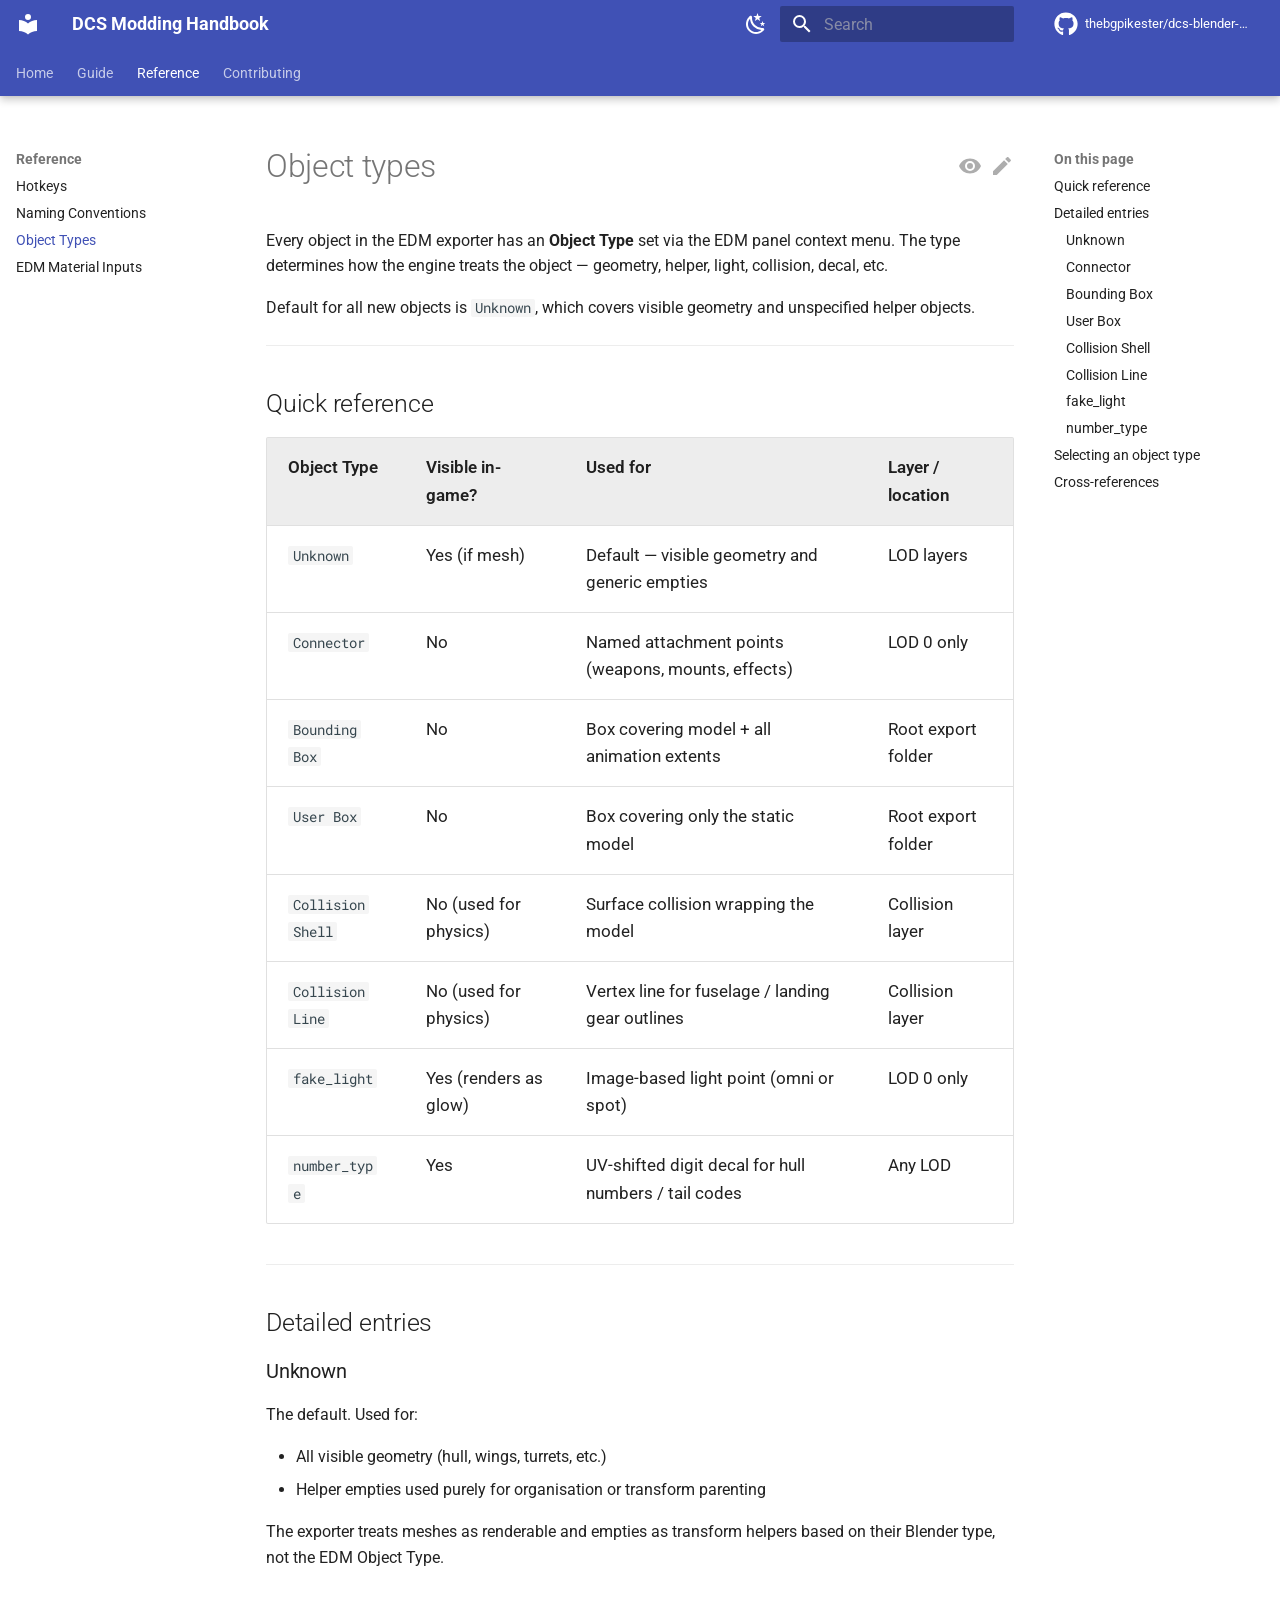
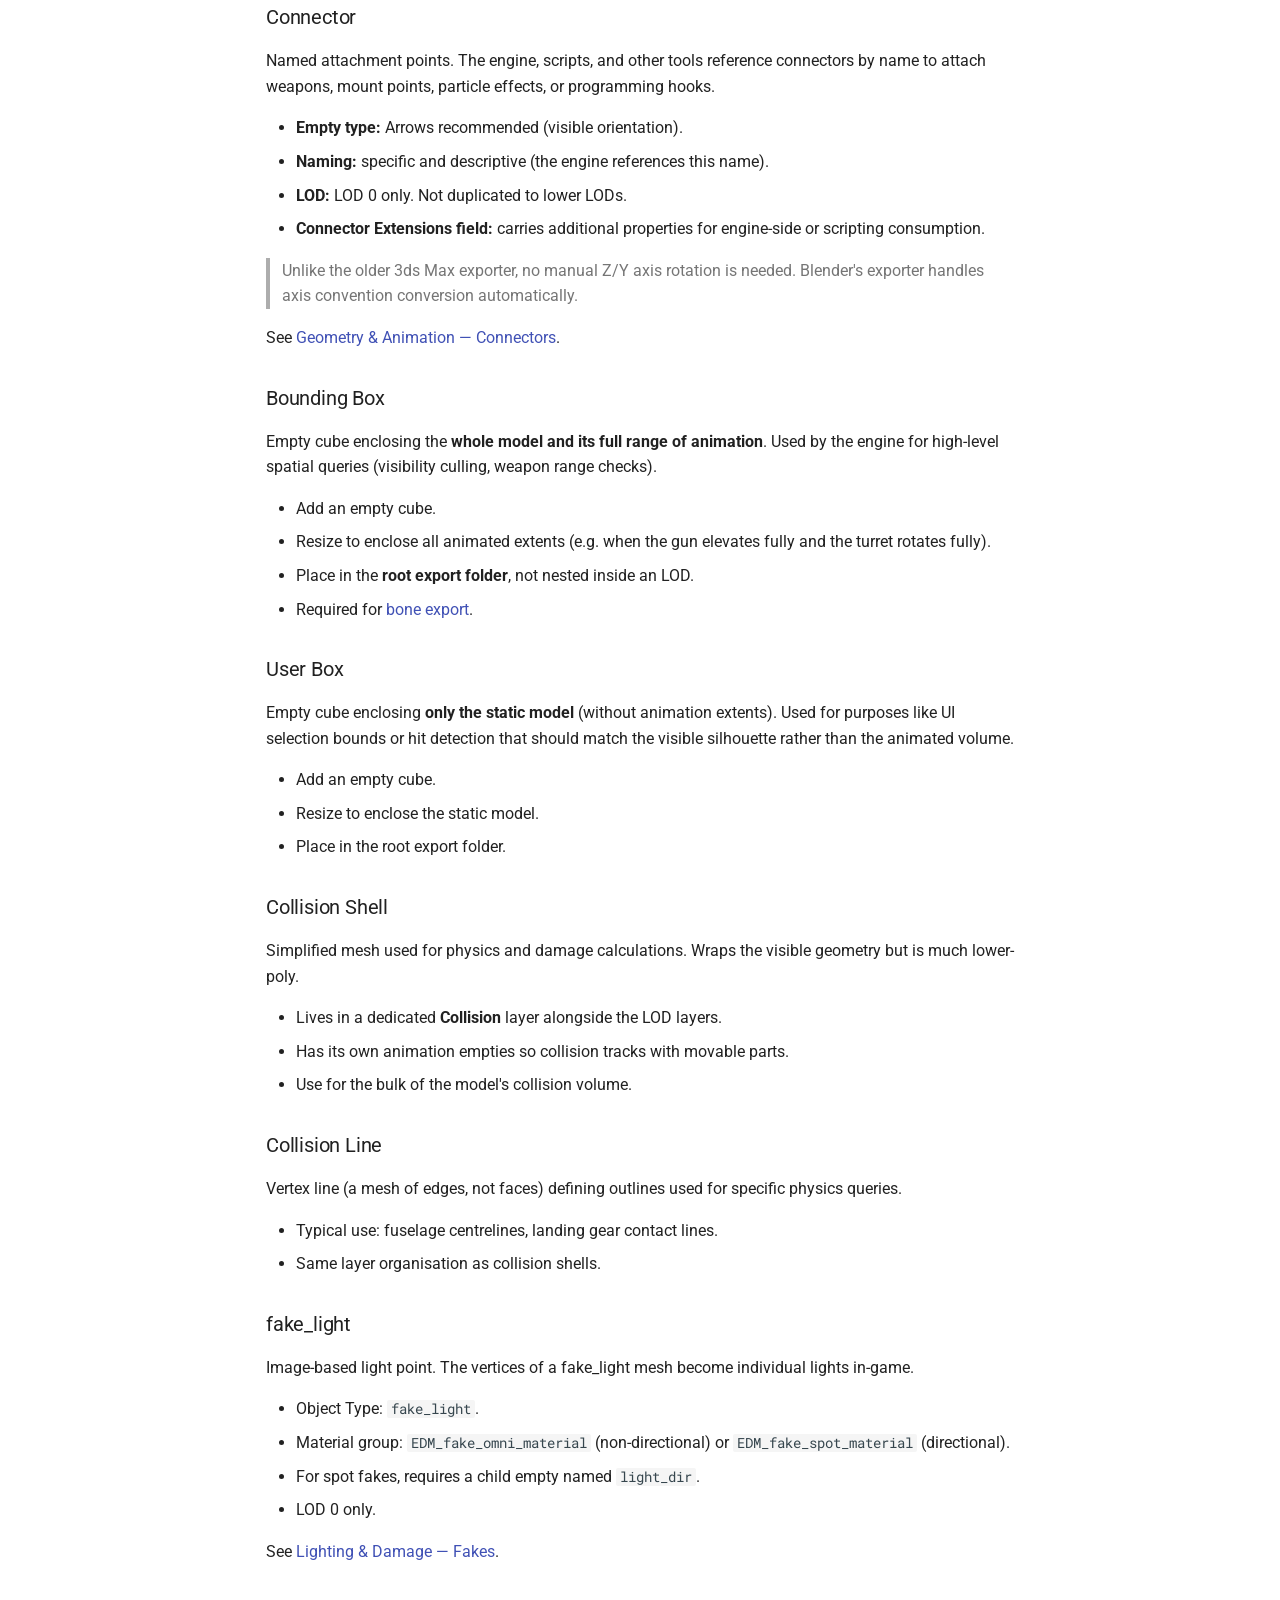
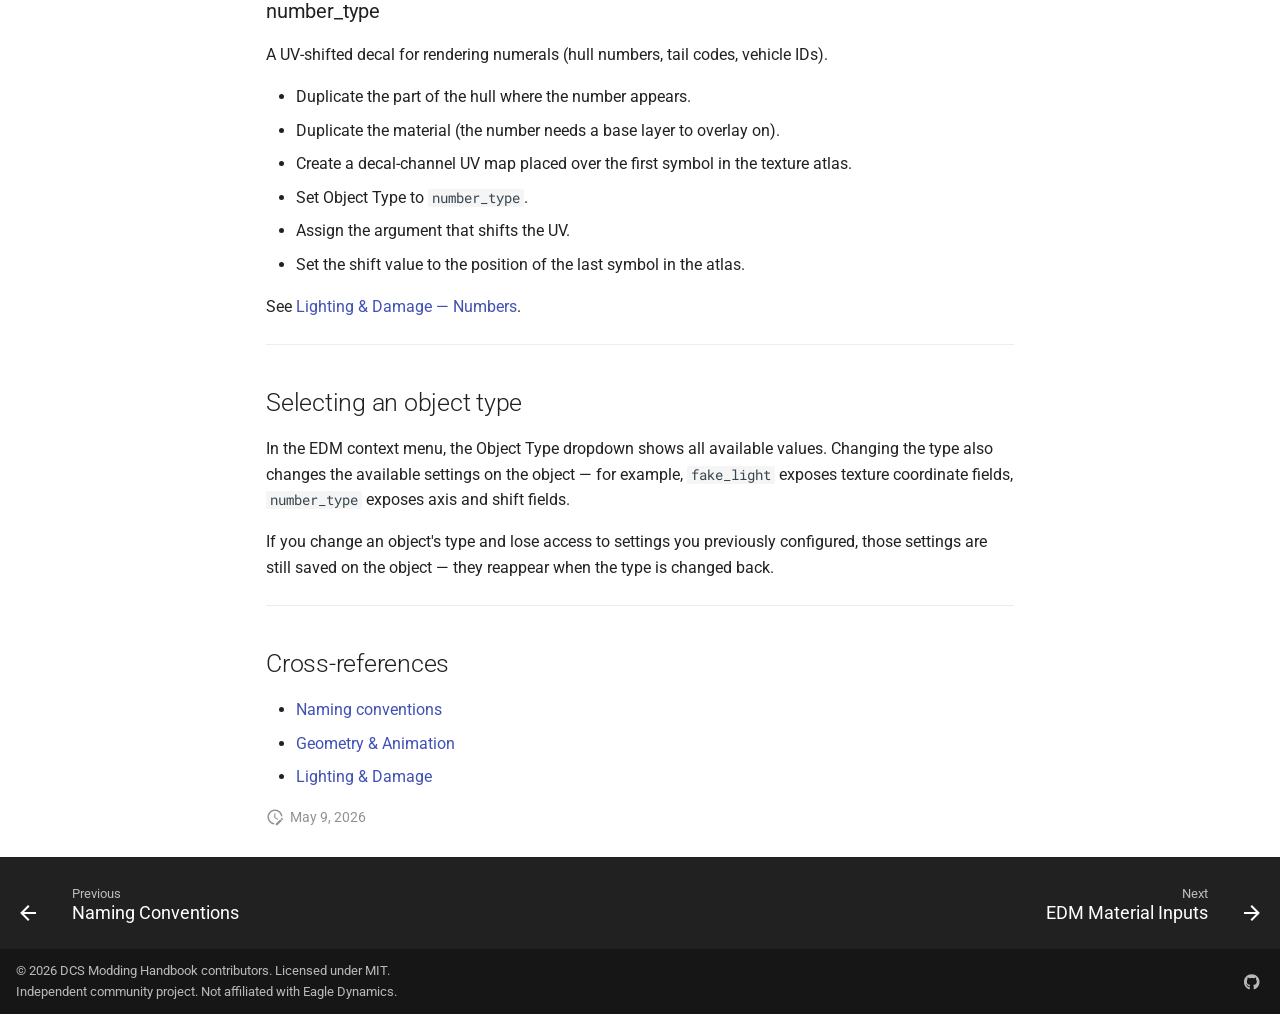
<file: reference/object-types/index.html>
<!doctype html>
<html lang="en" class="no-js">
  <head>
    
      <meta charset="utf-8">
      <meta name="viewport" content="width=device-width,initial-scale=1">
      
        <meta name="description" content="Complete reference for every Object Type the EDM panel can assign to an object.">
      
      
        <meta name="author" content="thebgpikester">
      
      
        <link rel="canonical" href="https://thebgpikester.github.io/dcs-blender-modding-handbook/reference/object-types/">
      
      
        <link rel="prev" href="../naming-conventions/">
      
      
        <link rel="next" href="../edm-material-inputs/">
      
      
      <link rel="icon" href="../../assets/images/favicon.png">
      <meta name="generator" content="mkdocs-1.6.1, mkdocs-material-9.5.49">
    
    
      
        <title>Object types - DCS Modding Handbook</title>
      
    
    
      <link rel="stylesheet" href="../../assets/stylesheets/main.6f8fc17f.min.css">
      
        
        <link rel="stylesheet" href="../../assets/stylesheets/palette.06af60db.min.css">
      
      


    
    
      
    
    
      
        
        
        <link rel="preconnect" href="https://fonts.gstatic.com" crossorigin>
        <link rel="stylesheet" href="https://fonts.googleapis.com/css?family=Roboto:300,300i,400,400i,700,700i%7CRoboto+Mono:400,400i,700,700i&display=fallback">
        <style>:root{--md-text-font:"Roboto";--md-code-font:"Roboto Mono"}</style>
      
    
    
      <link rel="stylesheet" href="../../stylesheets/extra.css">
    
    <script>__md_scope=new URL("../..",location),__md_hash=e=>[...e].reduce(((e,_)=>(e<<5)-e+_.charCodeAt(0)),0),__md_get=(e,_=localStorage,t=__md_scope)=>JSON.parse(_.getItem(t.pathname+"."+e)),__md_set=(e,_,t=localStorage,a=__md_scope)=>{try{t.setItem(a.pathname+"."+e,JSON.stringify(_))}catch(e){}}</script>
    
      

    
    
    
   <link href="../../assets/stylesheets/glightbox.min.css" rel="stylesheet"/><style>
    html.glightbox-open { overflow: initial; height: 100%; }
    .gslide-title { margin-top: 0px; user-select: text; }
    .gslide-desc { color: #666; user-select: text; }
    .gslide-image img { background: white; }
    .gscrollbar-fixer { padding-right: 15px; }
    .gdesc-inner { font-size: 0.75rem; }
    body[data-md-color-scheme="slate"] .gdesc-inner { background: var(--md-default-bg-color);}
    body[data-md-color-scheme="slate"] .gslide-title { color: var(--md-default-fg-color);}
    body[data-md-color-scheme="slate"] .gslide-desc { color: var(--md-default-fg-color);}</style> <script src="../../assets/javascripts/glightbox.min.js"></script></head>
  
  
    
    
      
    
    
    
    
    <body dir="ltr" data-md-color-scheme="slate" data-md-color-primary="black" data-md-color-accent="amber">
  
    
    <input class="md-toggle" data-md-toggle="drawer" type="checkbox" id="__drawer" autocomplete="off">
    <input class="md-toggle" data-md-toggle="search" type="checkbox" id="__search" autocomplete="off">
    <label class="md-overlay" for="__drawer"></label>
    <div data-md-component="skip">
      
        
        <a href="#object-types" class="md-skip">
          Skip to content
        </a>
      
    </div>
    <div data-md-component="announce">
      
    </div>
    
    
      

  

<header class="md-header md-header--shadow md-header--lifted" data-md-component="header">
  <nav class="md-header__inner md-grid" aria-label="Header">
    <a href="../.." title="DCS Modding Handbook" class="md-header__button md-logo" aria-label="DCS Modding Handbook" data-md-component="logo">
      
  
  <svg xmlns="http://www.w3.org/2000/svg" viewBox="0 0 24 24"><path d="M12 8a3 3 0 0 0 3-3 3 3 0 0 0-3-3 3 3 0 0 0-3 3 3 3 0 0 0 3 3m0 3.54C9.64 9.35 6.5 8 3 8v11c3.5 0 6.64 1.35 9 3.54 2.36-2.19 5.5-3.54 9-3.54V8c-3.5 0-6.64 1.35-9 3.54"/></svg>

    </a>
    <label class="md-header__button md-icon" for="__drawer">
      
      <svg xmlns="http://www.w3.org/2000/svg" viewBox="0 0 24 24"><path d="M3 6h18v2H3zm0 5h18v2H3zm0 5h18v2H3z"/></svg>
    </label>
    <div class="md-header__title" data-md-component="header-title">
      <div class="md-header__ellipsis">
        <div class="md-header__topic">
          <span class="md-ellipsis">
            DCS Modding Handbook
          </span>
        </div>
        <div class="md-header__topic" data-md-component="header-topic">
          <span class="md-ellipsis">
            
              Object types
            
          </span>
        </div>
      </div>
    </div>
    
      
        <form class="md-header__option" data-md-component="palette">
  
    
    
    
    <input class="md-option" data-md-color-media="(prefers-color-scheme: dark)" data-md-color-scheme="slate" data-md-color-primary="black" data-md-color-accent="amber"  aria-label="Switch to light mode"  type="radio" name="__palette" id="__palette_0">
    
      <label class="md-header__button md-icon" title="Switch to light mode" for="__palette_1" hidden>
        <svg xmlns="http://www.w3.org/2000/svg" viewBox="0 0 24 24"><path d="M12 7a5 5 0 0 1 5 5 5 5 0 0 1-5 5 5 5 0 0 1-5-5 5 5 0 0 1 5-5m0 2a3 3 0 0 0-3 3 3 3 0 0 0 3 3 3 3 0 0 0 3-3 3 3 0 0 0-3-3m0-7 2.39 3.42C13.65 5.15 12.84 5 12 5s-1.65.15-2.39.42zM3.34 7l4.16-.35A7.2 7.2 0 0 0 5.94 8.5c-.44.74-.69 1.5-.83 2.29zm.02 10 1.76-3.77a7.131 7.131 0 0 0 2.38 4.14zM20.65 7l-1.77 3.79a7.02 7.02 0 0 0-2.38-4.15zm-.01 10-4.14.36c.59-.51 1.12-1.14 1.54-1.86.42-.73.69-1.5.83-2.29zM12 22l-2.41-3.44c.74.27 1.55.44 2.41.44.82 0 1.63-.17 2.37-.44z"/></svg>
      </label>
    
  
    
    
    
    <input class="md-option" data-md-color-media="(prefers-color-scheme: light)" data-md-color-scheme="default" data-md-color-primary="indigo" data-md-color-accent="amber"  aria-label="Switch to dark mode"  type="radio" name="__palette" id="__palette_1">
    
      <label class="md-header__button md-icon" title="Switch to dark mode" for="__palette_0" hidden>
        <svg xmlns="http://www.w3.org/2000/svg" viewBox="0 0 24 24"><path d="m17.75 4.09-2.53 1.94.91 3.06-2.63-1.81-2.63 1.81.91-3.06-2.53-1.94L12.44 4l1.06-3 1.06 3zm3.5 6.91-1.64 1.25.59 1.98-1.7-1.17-1.7 1.17.59-1.98L15.75 11l2.06-.05L18.5 9l.69 1.95zm-2.28 4.95c.83-.08 1.72 1.1 1.19 1.85-.32.45-.66.87-1.08 1.27C15.17 23 8.84 23 4.94 19.07c-3.91-3.9-3.91-10.24 0-14.14.4-.4.82-.76 1.27-1.08.75-.53 1.93.36 1.85 1.19-.27 2.86.69 5.83 2.89 8.02a9.96 9.96 0 0 0 8.02 2.89m-1.64 2.02a12.08 12.08 0 0 1-7.8-3.47c-2.17-2.19-3.33-5-3.49-7.82-2.81 3.14-2.7 7.96.31 10.98 3.02 3.01 7.84 3.12 10.98.31"/></svg>
      </label>
    
  
</form>
      
    
    
      <script>var palette=__md_get("__palette");if(palette&&palette.color){if("(prefers-color-scheme)"===palette.color.media){var media=matchMedia("(prefers-color-scheme: light)"),input=document.querySelector(media.matches?"[data-md-color-media='(prefers-color-scheme: light)']":"[data-md-color-media='(prefers-color-scheme: dark)']");palette.color.media=input.getAttribute("data-md-color-media"),palette.color.scheme=input.getAttribute("data-md-color-scheme"),palette.color.primary=input.getAttribute("data-md-color-primary"),palette.color.accent=input.getAttribute("data-md-color-accent")}for(var[key,value]of Object.entries(palette.color))document.body.setAttribute("data-md-color-"+key,value)}</script>
    
    
    
      <label class="md-header__button md-icon" for="__search">
        
        <svg xmlns="http://www.w3.org/2000/svg" viewBox="0 0 24 24"><path d="M9.5 3A6.5 6.5 0 0 1 16 9.5c0 1.61-.59 3.09-1.56 4.23l.27.27h.79l5 5-1.5 1.5-5-5v-.79l-.27-.27A6.52 6.52 0 0 1 9.5 16 6.5 6.5 0 0 1 3 9.5 6.5 6.5 0 0 1 9.5 3m0 2C7 5 5 7 5 9.5S7 14 9.5 14 14 12 14 9.5 12 5 9.5 5"/></svg>
      </label>
      <div class="md-search" data-md-component="search" role="dialog">
  <label class="md-search__overlay" for="__search"></label>
  <div class="md-search__inner" role="search">
    <form class="md-search__form" name="search">
      <input type="text" class="md-search__input" name="query" aria-label="Search" placeholder="Search" autocapitalize="off" autocorrect="off" autocomplete="off" spellcheck="false" data-md-component="search-query" required>
      <label class="md-search__icon md-icon" for="__search">
        
        <svg xmlns="http://www.w3.org/2000/svg" viewBox="0 0 24 24"><path d="M9.5 3A6.5 6.5 0 0 1 16 9.5c0 1.61-.59 3.09-1.56 4.23l.27.27h.79l5 5-1.5 1.5-5-5v-.79l-.27-.27A6.52 6.52 0 0 1 9.5 16 6.5 6.5 0 0 1 3 9.5 6.5 6.5 0 0 1 9.5 3m0 2C7 5 5 7 5 9.5S7 14 9.5 14 14 12 14 9.5 12 5 9.5 5"/></svg>
        
        <svg xmlns="http://www.w3.org/2000/svg" viewBox="0 0 24 24"><path d="M20 11v2H8l5.5 5.5-1.42 1.42L4.16 12l7.92-7.92L13.5 5.5 8 11z"/></svg>
      </label>
      <nav class="md-search__options" aria-label="Search">
        
          <a href="javascript:void(0)" class="md-search__icon md-icon" title="Share" aria-label="Share" data-clipboard data-clipboard-text="" data-md-component="search-share" tabindex="-1">
            
            <svg xmlns="http://www.w3.org/2000/svg" viewBox="0 0 24 24"><path d="M18 16.08c-.76 0-1.44.3-1.96.77L8.91 12.7c.05-.23.09-.46.09-.7s-.04-.47-.09-.7l7.05-4.11c.54.5 1.25.81 2.04.81a3 3 0 0 0 3-3 3 3 0 0 0-3-3 3 3 0 0 0-3 3c0 .24.04.47.09.7L8.04 9.81C7.5 9.31 6.79 9 6 9a3 3 0 0 0-3 3 3 3 0 0 0 3 3c.79 0 1.5-.31 2.04-.81l7.12 4.15c-.05.21-.08.43-.08.66 0 1.61 1.31 2.91 2.92 2.91s2.92-1.3 2.92-2.91A2.92 2.92 0 0 0 18 16.08"/></svg>
          </a>
        
        <button type="reset" class="md-search__icon md-icon" title="Clear" aria-label="Clear" tabindex="-1">
          
          <svg xmlns="http://www.w3.org/2000/svg" viewBox="0 0 24 24"><path d="M19 6.41 17.59 5 12 10.59 6.41 5 5 6.41 10.59 12 5 17.59 6.41 19 12 13.41 17.59 19 19 17.59 13.41 12z"/></svg>
        </button>
      </nav>
      
        <div class="md-search__suggest" data-md-component="search-suggest"></div>
      
    </form>
    <div class="md-search__output">
      <div class="md-search__scrollwrap" tabindex="0" data-md-scrollfix>
        <div class="md-search-result" data-md-component="search-result">
          <div class="md-search-result__meta">
            Initializing search
          </div>
          <ol class="md-search-result__list" role="presentation"></ol>
        </div>
      </div>
    </div>
  </div>
</div>
    
    
      <div class="md-header__source">
        <a href="https://github.com/thebgpikester/dcs-blender-modding-handbook" title="Go to repository" class="md-source" data-md-component="source">
  <div class="md-source__icon md-icon">
    
    <svg xmlns="http://www.w3.org/2000/svg" viewBox="0 0 496 512"><!--! Font Awesome Free 6.7.1 by @fontawesome - https://fontawesome.com License - https://fontawesome.com/license/free (Icons: CC BY 4.0, Fonts: SIL OFL 1.1, Code: MIT License) Copyright 2024 Fonticons, Inc.--><path d="M165.9 397.4c0 2-2.3 3.6-5.2 3.6-3.3.3-5.6-1.3-5.6-3.6 0-2 2.3-3.6 5.2-3.6 3-.3 5.6 1.3 5.6 3.6m-31.1-4.5c-.7 2 1.3 4.3 4.3 4.9 2.6 1 5.6 0 6.2-2s-1.3-4.3-4.3-5.2c-2.6-.7-5.5.3-6.2 2.3m44.2-1.7c-2.9.7-4.9 2.6-4.6 4.9.3 2 2.9 3.3 5.9 2.6 2.9-.7 4.9-2.6 4.6-4.6-.3-1.9-3-3.2-5.9-2.9M244.8 8C106.1 8 0 113.3 0 252c0 110.9 69.8 205.8 169.5 239.2 12.8 2.3 17.3-5.6 17.3-12.1 0-6.2-.3-40.4-.3-61.4 0 0-70 15-84.7-29.8 0 0-11.4-29.1-27.8-36.6 0 0-22.9-15.7 1.6-15.4 0 0 24.9 2 38.6 25.8 21.9 38.6 58.6 27.5 72.9 20.9 2.3-16 8.8-27.1 16-33.7-55.9-6.2-112.3-14.3-112.3-110.5 0-27.5 7.6-41.3 23.6-58.9-2.6-6.5-11.1-33.3 2.6-67.9 20.9-6.5 69 27 69 27 20-5.6 41.5-8.5 62.8-8.5s42.8 2.9 62.8 8.5c0 0 48.1-33.6 69-27 13.7 34.7 5.2 61.4 2.6 67.9 16 17.7 25.8 31.5 25.8 58.9 0 96.5-58.9 104.2-114.8 110.5 9.2 7.9 17 22.9 17 46.4 0 33.7-.3 75.4-.3 83.6 0 6.5 4.6 14.4 17.3 12.1C428.2 457.8 496 362.9 496 252 496 113.3 383.5 8 244.8 8M97.2 352.9c-1.3 1-1 3.3.7 5.2 1.6 1.6 3.9 2.3 5.2 1 1.3-1 1-3.3-.7-5.2-1.6-1.6-3.9-2.3-5.2-1m-10.8-8.1c-.7 1.3.3 2.9 2.3 3.9 1.6 1 3.6.7 4.3-.7.7-1.3-.3-2.9-2.3-3.9-2-.6-3.6-.3-4.3.7m32.4 35.6c-1.6 1.3-1 4.3 1.3 6.2 2.3 2.3 5.2 2.6 6.5 1 1.3-1.3.7-4.3-1.3-6.2-2.2-2.3-5.2-2.6-6.5-1m-11.4-14.7c-1.6 1-1.6 3.6 0 5.9s4.3 3.3 5.6 2.3c1.6-1.3 1.6-3.9 0-6.2-1.4-2.3-4-3.3-5.6-2"/></svg>
  </div>
  <div class="md-source__repository">
    thebgpikester/dcs-blender-modding-handbook
  </div>
</a>
      </div>
    
  </nav>
  
    
      
<nav class="md-tabs" aria-label="Tabs" data-md-component="tabs">
  <div class="md-grid">
    <ul class="md-tabs__list">
      
        
  
  
  
    <li class="md-tabs__item">
      <a href="../.." class="md-tabs__link">
        
  
    
  
  Home

      </a>
    </li>
  

      
        
  
  
  
    
    
      <li class="md-tabs__item">
        <a href="../../00-overview/" class="md-tabs__link">
          
  
    
  
  Guide

        </a>
      </li>
    
  

      
        
  
  
    
  
  
    
    
      <li class="md-tabs__item md-tabs__item--active">
        <a href="../hotkey-reference/" class="md-tabs__link">
          
  
    
  
  Reference

        </a>
      </li>
    
  

      
        
  
  
  
    <li class="md-tabs__item">
      <a href="../../contributing/" class="md-tabs__link">
        
  
    
  
  Contributing

      </a>
    </li>
  

      
    </ul>
  </div>
</nav>
    
  
</header>
    
    <div class="md-container" data-md-component="container">
      
      
        
      
      <main class="md-main" data-md-component="main">
        <div class="md-main__inner md-grid">
          
            
              
              <div class="md-sidebar md-sidebar--primary" data-md-component="sidebar" data-md-type="navigation" >
                <div class="md-sidebar__scrollwrap">
                  <div class="md-sidebar__inner">
                    


  


<nav class="md-nav md-nav--primary md-nav--lifted" aria-label="Navigation" data-md-level="0">
  <label class="md-nav__title" for="__drawer">
    <a href="../.." title="DCS Modding Handbook" class="md-nav__button md-logo" aria-label="DCS Modding Handbook" data-md-component="logo">
      
  
  <svg xmlns="http://www.w3.org/2000/svg" viewBox="0 0 24 24"><path d="M12 8a3 3 0 0 0 3-3 3 3 0 0 0-3-3 3 3 0 0 0-3 3 3 3 0 0 0 3 3m0 3.54C9.64 9.35 6.5 8 3 8v11c3.5 0 6.64 1.35 9 3.54 2.36-2.19 5.5-3.54 9-3.54V8c-3.5 0-6.64 1.35-9 3.54"/></svg>

    </a>
    DCS Modding Handbook
  </label>
  
    <div class="md-nav__source">
      <a href="https://github.com/thebgpikester/dcs-blender-modding-handbook" title="Go to repository" class="md-source" data-md-component="source">
  <div class="md-source__icon md-icon">
    
    <svg xmlns="http://www.w3.org/2000/svg" viewBox="0 0 496 512"><!--! Font Awesome Free 6.7.1 by @fontawesome - https://fontawesome.com License - https://fontawesome.com/license/free (Icons: CC BY 4.0, Fonts: SIL OFL 1.1, Code: MIT License) Copyright 2024 Fonticons, Inc.--><path d="M165.9 397.4c0 2-2.3 3.6-5.2 3.6-3.3.3-5.6-1.3-5.6-3.6 0-2 2.3-3.6 5.2-3.6 3-.3 5.6 1.3 5.6 3.6m-31.1-4.5c-.7 2 1.3 4.3 4.3 4.9 2.6 1 5.6 0 6.2-2s-1.3-4.3-4.3-5.2c-2.6-.7-5.5.3-6.2 2.3m44.2-1.7c-2.9.7-4.9 2.6-4.6 4.9.3 2 2.9 3.3 5.9 2.6 2.9-.7 4.9-2.6 4.6-4.6-.3-1.9-3-3.2-5.9-2.9M244.8 8C106.1 8 0 113.3 0 252c0 110.9 69.8 205.8 169.5 239.2 12.8 2.3 17.3-5.6 17.3-12.1 0-6.2-.3-40.4-.3-61.4 0 0-70 15-84.7-29.8 0 0-11.4-29.1-27.8-36.6 0 0-22.9-15.7 1.6-15.4 0 0 24.9 2 38.6 25.8 21.9 38.6 58.6 27.5 72.9 20.9 2.3-16 8.8-27.1 16-33.7-55.9-6.2-112.3-14.3-112.3-110.5 0-27.5 7.6-41.3 23.6-58.9-2.6-6.5-11.1-33.3 2.6-67.9 20.9-6.5 69 27 69 27 20-5.6 41.5-8.5 62.8-8.5s42.8 2.9 62.8 8.5c0 0 48.1-33.6 69-27 13.7 34.7 5.2 61.4 2.6 67.9 16 17.7 25.8 31.5 25.8 58.9 0 96.5-58.9 104.2-114.8 110.5 9.2 7.9 17 22.9 17 46.4 0 33.7-.3 75.4-.3 83.6 0 6.5 4.6 14.4 17.3 12.1C428.2 457.8 496 362.9 496 252 496 113.3 383.5 8 244.8 8M97.2 352.9c-1.3 1-1 3.3.7 5.2 1.6 1.6 3.9 2.3 5.2 1 1.3-1 1-3.3-.7-5.2-1.6-1.6-3.9-2.3-5.2-1m-10.8-8.1c-.7 1.3.3 2.9 2.3 3.9 1.6 1 3.6.7 4.3-.7.7-1.3-.3-2.9-2.3-3.9-2-.6-3.6-.3-4.3.7m32.4 35.6c-1.6 1.3-1 4.3 1.3 6.2 2.3 2.3 5.2 2.6 6.5 1 1.3-1.3.7-4.3-1.3-6.2-2.2-2.3-5.2-2.6-6.5-1m-11.4-14.7c-1.6 1-1.6 3.6 0 5.9s4.3 3.3 5.6 2.3c1.6-1.3 1.6-3.9 0-6.2-1.4-2.3-4-3.3-5.6-2"/></svg>
  </div>
  <div class="md-source__repository">
    thebgpikester/dcs-blender-modding-handbook
  </div>
</a>
    </div>
  
  <ul class="md-nav__list" data-md-scrollfix>
    
      
      
  
  
  
  
    <li class="md-nav__item">
      <a href="../.." class="md-nav__link">
        
  
  <span class="md-ellipsis">
    Home
  </span>
  

      </a>
    </li>
  

    
      
      
  
  
  
  
    
    
      
        
      
        
      
        
      
        
      
        
      
        
      
        
      
        
      
    
    
      
      
        
      
    
    
    <li class="md-nav__item md-nav__item--nested">
      
        
        
          
        
        <input class="md-nav__toggle md-toggle md-toggle--indeterminate" type="checkbox" id="__nav_2" >
        
          
          <label class="md-nav__link" for="__nav_2" id="__nav_2_label" tabindex="0">
            
  
  <span class="md-ellipsis">
    Guide
  </span>
  

            <span class="md-nav__icon md-icon"></span>
          </label>
        
        <nav class="md-nav" data-md-level="1" aria-labelledby="__nav_2_label" aria-expanded="false">
          <label class="md-nav__title" for="__nav_2">
            <span class="md-nav__icon md-icon"></span>
            Guide
          </label>
          <ul class="md-nav__list" data-md-scrollfix>
            
              
                
  
  
  
  
    <li class="md-nav__item">
      <a href="../../00-overview/" class="md-nav__link">
        
  
  <span class="md-ellipsis">
    Overview
  </span>
  

      </a>
    </li>
  

              
            
              
                
  
  
  
  
    <li class="md-nav__item">
      <a href="../../01-installation/" class="md-nav__link">
        
  
  <span class="md-ellipsis">
    Installation
  </span>
  

      </a>
    </li>
  

              
            
              
                
  
  
  
  
    <li class="md-nav__item">
      <a href="../../02-geometry-animation/" class="md-nav__link">
        
  
  <span class="md-ellipsis">
    Geometry & Animation
  </span>
  

      </a>
    </li>
  

              
            
              
                
  
  
  
  
    <li class="md-nav__item">
      <a href="../../03-materials-textures/" class="md-nav__link">
        
  
  <span class="md-ellipsis">
    Materials & Textures
  </span>
  

      </a>
    </li>
  

              
            
              
                
  
  
  
  
    <li class="md-nav__item">
      <a href="../../04-lighting-damage/" class="md-nav__link">
        
  
  <span class="md-ellipsis">
    Lighting & Damage
  </span>
  

      </a>
    </li>
  

              
            
              
                
  
  
  
  
    <li class="md-nav__item">
      <a href="../../05-fbx-pipeline/" class="md-nav__link">
        
  
  <span class="md-ellipsis">
    FBX Pipeline
  </span>
  

      </a>
    </li>
  

              
            
              
                
  
  
  
  
    <li class="md-nav__item">
      <a href="../../06-substance-painter/" class="md-nav__link">
        
  
  <span class="md-ellipsis">
    Substance Painter
  </span>
  

      </a>
    </li>
  

              
            
              
                
  
  
  
  
    <li class="md-nav__item">
      <a href="../../07-troubleshooting/" class="md-nav__link">
        
  
  <span class="md-ellipsis">
    Troubleshooting
  </span>
  

      </a>
    </li>
  

              
            
          </ul>
        </nav>
      
    </li>
  

    
      
      
  
  
    
  
  
  
    
    
      
        
      
        
      
        
      
        
      
    
    
      
        
        
      
      
        
      
    
    
    <li class="md-nav__item md-nav__item--active md-nav__item--section md-nav__item--nested">
      
        
        
        <input class="md-nav__toggle md-toggle " type="checkbox" id="__nav_3" checked>
        
          
          <label class="md-nav__link" for="__nav_3" id="__nav_3_label" tabindex="">
            
  
  <span class="md-ellipsis">
    Reference
  </span>
  

            <span class="md-nav__icon md-icon"></span>
          </label>
        
        <nav class="md-nav" data-md-level="1" aria-labelledby="__nav_3_label" aria-expanded="true">
          <label class="md-nav__title" for="__nav_3">
            <span class="md-nav__icon md-icon"></span>
            Reference
          </label>
          <ul class="md-nav__list" data-md-scrollfix>
            
              
                
  
  
  
  
    <li class="md-nav__item">
      <a href="../hotkey-reference/" class="md-nav__link">
        
  
  <span class="md-ellipsis">
    Hotkeys
  </span>
  

      </a>
    </li>
  

              
            
              
                
  
  
  
  
    <li class="md-nav__item">
      <a href="../naming-conventions/" class="md-nav__link">
        
  
  <span class="md-ellipsis">
    Naming Conventions
  </span>
  

      </a>
    </li>
  

              
            
              
                
  
  
    
  
  
  
    <li class="md-nav__item md-nav__item--active">
      
      <input class="md-nav__toggle md-toggle" type="checkbox" id="__toc">
      
      
        
      
      
        <label class="md-nav__link md-nav__link--active" for="__toc">
          
  
  <span class="md-ellipsis">
    Object Types
  </span>
  

          <span class="md-nav__icon md-icon"></span>
        </label>
      
      <a href="./" class="md-nav__link md-nav__link--active">
        
  
  <span class="md-ellipsis">
    Object Types
  </span>
  

      </a>
      
        

  

<nav class="md-nav md-nav--secondary" aria-label="On this page">
  
  
  
    
  
  
    <label class="md-nav__title" for="__toc">
      <span class="md-nav__icon md-icon"></span>
      On this page
    </label>
    <ul class="md-nav__list" data-md-component="toc" data-md-scrollfix>
      
        <li class="md-nav__item">
  <a href="#quick-reference" class="md-nav__link">
    <span class="md-ellipsis">
      Quick reference
    </span>
  </a>
  
</li>
      
        <li class="md-nav__item">
  <a href="#detailed-entries" class="md-nav__link">
    <span class="md-ellipsis">
      Detailed entries
    </span>
  </a>
  
    <nav class="md-nav" aria-label="Detailed entries">
      <ul class="md-nav__list">
        
          <li class="md-nav__item">
  <a href="#unknown" class="md-nav__link">
    <span class="md-ellipsis">
      Unknown
    </span>
  </a>
  
</li>
        
          <li class="md-nav__item">
  <a href="#connector" class="md-nav__link">
    <span class="md-ellipsis">
      Connector
    </span>
  </a>
  
</li>
        
          <li class="md-nav__item">
  <a href="#bounding-box" class="md-nav__link">
    <span class="md-ellipsis">
      Bounding Box
    </span>
  </a>
  
</li>
        
          <li class="md-nav__item">
  <a href="#user-box" class="md-nav__link">
    <span class="md-ellipsis">
      User Box
    </span>
  </a>
  
</li>
        
          <li class="md-nav__item">
  <a href="#collision-shell" class="md-nav__link">
    <span class="md-ellipsis">
      Collision Shell
    </span>
  </a>
  
</li>
        
          <li class="md-nav__item">
  <a href="#collision-line" class="md-nav__link">
    <span class="md-ellipsis">
      Collision Line
    </span>
  </a>
  
</li>
        
          <li class="md-nav__item">
  <a href="#fake_light" class="md-nav__link">
    <span class="md-ellipsis">
      fake_light
    </span>
  </a>
  
</li>
        
          <li class="md-nav__item">
  <a href="#number_type" class="md-nav__link">
    <span class="md-ellipsis">
      number_type
    </span>
  </a>
  
</li>
        
      </ul>
    </nav>
  
</li>
      
        <li class="md-nav__item">
  <a href="#selecting-an-object-type" class="md-nav__link">
    <span class="md-ellipsis">
      Selecting an object type
    </span>
  </a>
  
</li>
      
        <li class="md-nav__item">
  <a href="#cross-references" class="md-nav__link">
    <span class="md-ellipsis">
      Cross-references
    </span>
  </a>
  
</li>
      
    </ul>
  
</nav>
      
    </li>
  

              
            
              
                
  
  
  
  
    <li class="md-nav__item">
      <a href="../edm-material-inputs/" class="md-nav__link">
        
  
  <span class="md-ellipsis">
    EDM Material Inputs
  </span>
  

      </a>
    </li>
  

              
            
          </ul>
        </nav>
      
    </li>
  

    
      
      
  
  
  
  
    <li class="md-nav__item">
      <a href="../../contributing/" class="md-nav__link">
        
  
  <span class="md-ellipsis">
    Contributing
  </span>
  

      </a>
    </li>
  

    
  </ul>
</nav>
                  </div>
                </div>
              </div>
            
            
              
              <div class="md-sidebar md-sidebar--secondary" data-md-component="sidebar" data-md-type="toc" >
                <div class="md-sidebar__scrollwrap">
                  <div class="md-sidebar__inner">
                    

  

<nav class="md-nav md-nav--secondary" aria-label="On this page">
  
  
  
    
  
  
    <label class="md-nav__title" for="__toc">
      <span class="md-nav__icon md-icon"></span>
      On this page
    </label>
    <ul class="md-nav__list" data-md-component="toc" data-md-scrollfix>
      
        <li class="md-nav__item">
  <a href="#quick-reference" class="md-nav__link">
    <span class="md-ellipsis">
      Quick reference
    </span>
  </a>
  
</li>
      
        <li class="md-nav__item">
  <a href="#detailed-entries" class="md-nav__link">
    <span class="md-ellipsis">
      Detailed entries
    </span>
  </a>
  
    <nav class="md-nav" aria-label="Detailed entries">
      <ul class="md-nav__list">
        
          <li class="md-nav__item">
  <a href="#unknown" class="md-nav__link">
    <span class="md-ellipsis">
      Unknown
    </span>
  </a>
  
</li>
        
          <li class="md-nav__item">
  <a href="#connector" class="md-nav__link">
    <span class="md-ellipsis">
      Connector
    </span>
  </a>
  
</li>
        
          <li class="md-nav__item">
  <a href="#bounding-box" class="md-nav__link">
    <span class="md-ellipsis">
      Bounding Box
    </span>
  </a>
  
</li>
        
          <li class="md-nav__item">
  <a href="#user-box" class="md-nav__link">
    <span class="md-ellipsis">
      User Box
    </span>
  </a>
  
</li>
        
          <li class="md-nav__item">
  <a href="#collision-shell" class="md-nav__link">
    <span class="md-ellipsis">
      Collision Shell
    </span>
  </a>
  
</li>
        
          <li class="md-nav__item">
  <a href="#collision-line" class="md-nav__link">
    <span class="md-ellipsis">
      Collision Line
    </span>
  </a>
  
</li>
        
          <li class="md-nav__item">
  <a href="#fake_light" class="md-nav__link">
    <span class="md-ellipsis">
      fake_light
    </span>
  </a>
  
</li>
        
          <li class="md-nav__item">
  <a href="#number_type" class="md-nav__link">
    <span class="md-ellipsis">
      number_type
    </span>
  </a>
  
</li>
        
      </ul>
    </nav>
  
</li>
      
        <li class="md-nav__item">
  <a href="#selecting-an-object-type" class="md-nav__link">
    <span class="md-ellipsis">
      Selecting an object type
    </span>
  </a>
  
</li>
      
        <li class="md-nav__item">
  <a href="#cross-references" class="md-nav__link">
    <span class="md-ellipsis">
      Cross-references
    </span>
  </a>
  
</li>
      
    </ul>
  
</nav>
                  </div>
                </div>
              </div>
            
          
          
            <div class="md-content" data-md-component="content">
              <article class="md-content__inner md-typeset">
                
                  

  
    <a href="https://github.com/thebgpikester/dcs-blender-modding-handbook/edit/main/docs/reference/object-types.md" title="Edit this page" class="md-content__button md-icon">
      
      <svg xmlns="http://www.w3.org/2000/svg" viewBox="0 0 24 24"><path d="M20.71 7.04c.39-.39.39-1.04 0-1.41l-2.34-2.34c-.37-.39-1.02-.39-1.41 0l-1.84 1.83 3.75 3.75M3 17.25V21h3.75L17.81 9.93l-3.75-3.75z"/></svg>
    </a>
  
  
    
      
    
    <a href="https://github.com/thebgpikester/dcs-blender-modding-handbook/raw/main/docs/reference/object-types.md" title="View source of this page" class="md-content__button md-icon">
      
      <svg xmlns="http://www.w3.org/2000/svg" viewBox="0 0 24 24"><path d="M12 9a3 3 0 0 0-3 3 3 3 0 0 0 3 3 3 3 0 0 0 3-3 3 3 0 0 0-3-3m0 8a5 5 0 0 1-5-5 5 5 0 0 1 5-5 5 5 0 0 1 5 5 5 5 0 0 1-5 5m0-12.5C7 4.5 2.73 7.61 1 12c1.73 4.39 6 7.5 11 7.5s9.27-3.11 11-7.5c-1.73-4.39-6-7.5-11-7.5"/></svg>
    </a>
  


<h1 id="object-types">Object types<a class="headerlink" href="#object-types" title="Permanent link">&para;</a></h1>
<p>Every object in the EDM exporter has an <strong>Object Type</strong> set via the EDM panel context menu. The type determines how the engine treats the object — geometry, helper, light, collision, decal, etc.</p>
<p>Default for all new objects is <code>Unknown</code>, which covers visible geometry and unspecified helper objects.</p>
<hr />
<h2 id="quick-reference">Quick reference<a class="headerlink" href="#quick-reference" title="Permanent link">&para;</a></h2>
<table>
<thead>
<tr>
<th>Object Type</th>
<th>Visible in-game?</th>
<th>Used for</th>
<th>Layer / location</th>
</tr>
</thead>
<tbody>
<tr>
<td><code>Unknown</code></td>
<td>Yes (if mesh)</td>
<td>Default — visible geometry and generic empties</td>
<td>LOD layers</td>
</tr>
<tr>
<td><code>Connector</code></td>
<td>No</td>
<td>Named attachment points (weapons, mounts, effects)</td>
<td>LOD 0 only</td>
</tr>
<tr>
<td><code>Bounding Box</code></td>
<td>No</td>
<td>Box covering model + all animation extents</td>
<td>Root export folder</td>
</tr>
<tr>
<td><code>User Box</code></td>
<td>No</td>
<td>Box covering only the static model</td>
<td>Root export folder</td>
</tr>
<tr>
<td><code>Collision Shell</code></td>
<td>No (used for physics)</td>
<td>Surface collision wrapping the model</td>
<td>Collision layer</td>
</tr>
<tr>
<td><code>Collision Line</code></td>
<td>No (used for physics)</td>
<td>Vertex line for fuselage / landing gear outlines</td>
<td>Collision layer</td>
</tr>
<tr>
<td><code>fake_light</code></td>
<td>Yes (renders as glow)</td>
<td>Image-based light point (omni or spot)</td>
<td>LOD 0 only</td>
</tr>
<tr>
<td><code>number_type</code></td>
<td>Yes</td>
<td>UV-shifted digit decal for hull numbers / tail codes</td>
<td>Any LOD</td>
</tr>
</tbody>
</table>
<hr />
<h2 id="detailed-entries">Detailed entries<a class="headerlink" href="#detailed-entries" title="Permanent link">&para;</a></h2>
<h3 id="unknown">Unknown<a class="headerlink" href="#unknown" title="Permanent link">&para;</a></h3>
<p>The default. Used for:</p>
<ul>
<li>All visible geometry (hull, wings, turrets, etc.)</li>
<li>Helper empties used purely for organisation or transform parenting</li>
</ul>
<p>The exporter treats meshes as renderable and empties as transform helpers based on their Blender type, not the EDM Object Type.</p>
<h3 id="connector">Connector<a class="headerlink" href="#connector" title="Permanent link">&para;</a></h3>
<p>Named attachment points. The engine, scripts, and other tools reference connectors by name to attach weapons, mount points, particle effects, or programming hooks.</p>
<ul>
<li><strong>Empty type:</strong> Arrows recommended (visible orientation).</li>
<li><strong>Naming:</strong> specific and descriptive (the engine references this name).</li>
<li><strong>LOD:</strong> LOD 0 only. Not duplicated to lower LODs.</li>
<li><strong>Connector Extensions field:</strong> carries additional properties for engine-side or scripting consumption.</li>
</ul>
<blockquote>
<p>Unlike the older 3ds Max exporter, no manual Z/Y axis rotation is needed. Blender's exporter handles axis convention conversion automatically.</p>
</blockquote>
<p>See <a href="../../02-geometry-animation/#connectors">Geometry &amp; Animation — Connectors</a>.</p>
<h3 id="bounding-box">Bounding Box<a class="headerlink" href="#bounding-box" title="Permanent link">&para;</a></h3>
<p>Empty cube enclosing the <strong>whole model and its full range of animation</strong>. Used by the engine for high-level spatial queries (visibility culling, weapon range checks).</p>
<ul>
<li>Add an empty cube.</li>
<li>Resize to enclose all animated extents (e.g. when the gun elevates fully and the turret rotates fully).</li>
<li>Place in the <strong>root export folder</strong>, not nested inside an LOD.</li>
<li>Required for <a href="../../02-geometry-animation/#bone-export">bone export</a>.</li>
</ul>
<h3 id="user-box">User Box<a class="headerlink" href="#user-box" title="Permanent link">&para;</a></h3>
<p>Empty cube enclosing <strong>only the static model</strong> (without animation extents). Used for purposes like UI selection bounds or hit detection that should match the visible silhouette rather than the animated volume.</p>
<ul>
<li>Add an empty cube.</li>
<li>Resize to enclose the static model.</li>
<li>Place in the root export folder.</li>
</ul>
<h3 id="collision-shell">Collision Shell<a class="headerlink" href="#collision-shell" title="Permanent link">&para;</a></h3>
<p>Simplified mesh used for physics and damage calculations. Wraps the visible geometry but is much lower-poly.</p>
<ul>
<li>Lives in a dedicated <strong>Collision</strong> layer alongside the LOD layers.</li>
<li>Has its own animation empties so collision tracks with movable parts.</li>
<li>Use for the bulk of the model's collision volume.</li>
</ul>
<h3 id="collision-line">Collision Line<a class="headerlink" href="#collision-line" title="Permanent link">&para;</a></h3>
<p>Vertex line (a mesh of edges, not faces) defining outlines used for specific physics queries.</p>
<ul>
<li>Typical use: fuselage centrelines, landing gear contact lines.</li>
<li>Same layer organisation as collision shells.</li>
</ul>
<h3 id="fake_light">fake_light<a class="headerlink" href="#fake_light" title="Permanent link">&para;</a></h3>
<p>Image-based light point. The vertices of a fake_light mesh become individual lights in-game.</p>
<ul>
<li>Object Type: <code>fake_light</code>.</li>
<li>Material group: <code>EDM_fake_omni_material</code> (non-directional) or <code>EDM_fake_spot_material</code> (directional).</li>
<li>For spot fakes, requires a child empty named <code>light_dir</code>.</li>
<li>LOD 0 only.</li>
</ul>
<p>See <a href="../../04-lighting-damage/#fakes-light-points">Lighting &amp; Damage — Fakes</a>.</p>
<h3 id="number_type">number_type<a class="headerlink" href="#number_type" title="Permanent link">&para;</a></h3>
<p>A UV-shifted decal for rendering numerals (hull numbers, tail codes, vehicle IDs).</p>
<ul>
<li>Duplicate the part of the hull where the number appears.</li>
<li>Duplicate the material (the number needs a base layer to overlay on).</li>
<li>Create a decal-channel UV map placed over the first symbol in the texture atlas.</li>
<li>Set Object Type to <code>number_type</code>.</li>
<li>Assign the argument that shifts the UV.</li>
<li>Set the shift value to the position of the last symbol in the atlas.</li>
</ul>
<p>See <a href="../../04-lighting-damage/#numbers-hull-numbers-and-tail-codes">Lighting &amp; Damage — Numbers</a>.</p>
<hr />
<h2 id="selecting-an-object-type">Selecting an object type<a class="headerlink" href="#selecting-an-object-type" title="Permanent link">&para;</a></h2>
<p>In the EDM context menu, the Object Type dropdown shows all available values. Changing the type also changes the available settings on the object — for example, <code>fake_light</code> exposes texture coordinate fields, <code>number_type</code> exposes axis and shift fields.</p>
<p>If you change an object's type and lose access to settings you previously configured, those settings are still saved on the object — they reappear when the type is changed back.</p>
<hr />
<h2 id="cross-references">Cross-references<a class="headerlink" href="#cross-references" title="Permanent link">&para;</a></h2>
<ul>
<li><a href="../naming-conventions/">Naming conventions</a></li>
<li><a href="../../02-geometry-animation/">Geometry &amp; Animation</a></li>
<li><a href="../../04-lighting-damage/">Lighting &amp; Damage</a></li>
</ul>







  
    
  
  


  <aside class="md-source-file">
    
      
  <span class="md-source-file__fact">
    <span class="md-icon" title="Last update">
      <svg xmlns="http://www.w3.org/2000/svg" viewBox="0 0 24 24"><path d="M21 13.1c-.1 0-.3.1-.4.2l-1 1 2.1 2.1 1-1c.2-.2.2-.6 0-.8l-1.3-1.3c-.1-.1-.2-.2-.4-.2m-1.9 1.8-6.1 6V23h2.1l6.1-6.1zM12.5 7v5.2l4 2.4-1 1L11 13V7zM11 21.9c-5.1-.5-9-4.8-9-9.9C2 6.5 6.5 2 12 2c5.3 0 9.6 4.1 10 9.3-.3-.1-.6-.2-1-.2s-.7.1-1 .2C19.6 7.2 16.2 4 12 4c-4.4 0-8 3.6-8 8 0 4.1 3.1 7.5 7.1 7.9l-.1.2z"/></svg>
    </span>
    <span class="git-revision-date-localized-plugin git-revision-date-localized-plugin-date">May 9, 2026</span>
  </span>

    
    
    
    
  </aside>





                
              </article>
            </div>
          
          
  <script>var tabs=__md_get("__tabs");if(Array.isArray(tabs))e:for(var set of document.querySelectorAll(".tabbed-set")){var labels=set.querySelector(".tabbed-labels");for(var tab of tabs)for(var label of labels.getElementsByTagName("label"))if(label.innerText.trim()===tab){var input=document.getElementById(label.htmlFor);input.checked=!0;continue e}}</script>

<script>var target=document.getElementById(location.hash.slice(1));target&&target.name&&(target.checked=target.name.startsWith("__tabbed_"))</script>
        </div>
        
          <button type="button" class="md-top md-icon" data-md-component="top" hidden>
  
  <svg xmlns="http://www.w3.org/2000/svg" viewBox="0 0 24 24"><path d="M13 20h-2V8l-5.5 5.5-1.42-1.42L12 4.16l7.92 7.92-1.42 1.42L13 8z"/></svg>
  Back to top
</button>
        
      </main>
      
        <footer class="md-footer">
  
    
      
      <nav class="md-footer__inner md-grid" aria-label="Footer" >
        
          
          <a href="../naming-conventions/" class="md-footer__link md-footer__link--prev" aria-label="Previous: Naming Conventions">
            <div class="md-footer__button md-icon">
              
              <svg xmlns="http://www.w3.org/2000/svg" viewBox="0 0 24 24"><path d="M20 11v2H8l5.5 5.5-1.42 1.42L4.16 12l7.92-7.92L13.5 5.5 8 11z"/></svg>
            </div>
            <div class="md-footer__title">
              <span class="md-footer__direction">
                Previous
              </span>
              <div class="md-ellipsis">
                Naming Conventions
              </div>
            </div>
          </a>
        
        
          
          <a href="../edm-material-inputs/" class="md-footer__link md-footer__link--next" aria-label="Next: EDM Material Inputs">
            <div class="md-footer__title">
              <span class="md-footer__direction">
                Next
              </span>
              <div class="md-ellipsis">
                EDM Material Inputs
              </div>
            </div>
            <div class="md-footer__button md-icon">
              
              <svg xmlns="http://www.w3.org/2000/svg" viewBox="0 0 24 24"><path d="M4 11v2h12l-5.5 5.5 1.42 1.42L19.84 12l-7.92-7.92L10.5 5.5 16 11z"/></svg>
            </div>
          </a>
        
      </nav>
    
  
  <div class="md-footer-meta md-typeset">
    <div class="md-footer-meta__inner md-grid">
      <div class="md-copyright">
  
    <div class="md-copyright__highlight">
      &copy; 2026 DCS Modding Handbook contributors. Licensed under MIT.<br>
Independent community project. Not affiliated with Eagle Dynamics.

    </div>
  
  
</div>
      
        <div class="md-social">
  
    
    
    
    
    <a href="https://github.com/thebgpikester/dcs-blender-modding-handbook" target="_blank" rel="noopener" title="GitHub repository" class="md-social__link">
      <svg xmlns="http://www.w3.org/2000/svg" viewBox="0 0 496 512"><!--! Font Awesome Free 6.7.1 by @fontawesome - https://fontawesome.com License - https://fontawesome.com/license/free (Icons: CC BY 4.0, Fonts: SIL OFL 1.1, Code: MIT License) Copyright 2024 Fonticons, Inc.--><path d="M165.9 397.4c0 2-2.3 3.6-5.2 3.6-3.3.3-5.6-1.3-5.6-3.6 0-2 2.3-3.6 5.2-3.6 3-.3 5.6 1.3 5.6 3.6m-31.1-4.5c-.7 2 1.3 4.3 4.3 4.9 2.6 1 5.6 0 6.2-2s-1.3-4.3-4.3-5.2c-2.6-.7-5.5.3-6.2 2.3m44.2-1.7c-2.9.7-4.9 2.6-4.6 4.9.3 2 2.9 3.3 5.9 2.6 2.9-.7 4.9-2.6 4.6-4.6-.3-1.9-3-3.2-5.9-2.9M244.8 8C106.1 8 0 113.3 0 252c0 110.9 69.8 205.8 169.5 239.2 12.8 2.3 17.3-5.6 17.3-12.1 0-6.2-.3-40.4-.3-61.4 0 0-70 15-84.7-29.8 0 0-11.4-29.1-27.8-36.6 0 0-22.9-15.7 1.6-15.4 0 0 24.9 2 38.6 25.8 21.9 38.6 58.6 27.5 72.9 20.9 2.3-16 8.8-27.1 16-33.7-55.9-6.2-112.3-14.3-112.3-110.5 0-27.5 7.6-41.3 23.6-58.9-2.6-6.5-11.1-33.3 2.6-67.9 20.9-6.5 69 27 69 27 20-5.6 41.5-8.5 62.8-8.5s42.8 2.9 62.8 8.5c0 0 48.1-33.6 69-27 13.7 34.7 5.2 61.4 2.6 67.9 16 17.7 25.8 31.5 25.8 58.9 0 96.5-58.9 104.2-114.8 110.5 9.2 7.9 17 22.9 17 46.4 0 33.7-.3 75.4-.3 83.6 0 6.5 4.6 14.4 17.3 12.1C428.2 457.8 496 362.9 496 252 496 113.3 383.5 8 244.8 8M97.2 352.9c-1.3 1-1 3.3.7 5.2 1.6 1.6 3.9 2.3 5.2 1 1.3-1 1-3.3-.7-5.2-1.6-1.6-3.9-2.3-5.2-1m-10.8-8.1c-.7 1.3.3 2.9 2.3 3.9 1.6 1 3.6.7 4.3-.7.7-1.3-.3-2.9-2.3-3.9-2-.6-3.6-.3-4.3.7m32.4 35.6c-1.6 1.3-1 4.3 1.3 6.2 2.3 2.3 5.2 2.6 6.5 1 1.3-1.3.7-4.3-1.3-6.2-2.2-2.3-5.2-2.6-6.5-1m-11.4-14.7c-1.6 1-1.6 3.6 0 5.9s4.3 3.3 5.6 2.3c1.6-1.3 1.6-3.9 0-6.2-1.4-2.3-4-3.3-5.6-2"/></svg>
    </a>
  
</div>
      
    </div>
  </div>
</footer>
      
    </div>
    <div class="md-dialog" data-md-component="dialog">
      <div class="md-dialog__inner md-typeset"></div>
    </div>
    
    
    <script id="__config" type="application/json">{"base": "../..", "features": ["navigation.tabs", "navigation.tabs.sticky", "navigation.sections", "navigation.expand", "navigation.indexes", "navigation.top", "navigation.tracking", "navigation.footer", "search.suggest", "search.highlight", "search.share", "content.code.copy", "content.code.annotate", "content.tabs.link", "content.action.edit", "content.action.view", "content.tooltips", "toc.follow"], "search": "../../assets/javascripts/workers/search.6ce7567c.min.js", "translations": {"clipboard.copied": "Copied to clipboard", "clipboard.copy": "Copy to clipboard", "search.result.more.one": "1 more on this page", "search.result.more.other": "# more on this page", "search.result.none": "No matching documents", "search.result.one": "1 matching document", "search.result.other": "# matching documents", "search.result.placeholder": "Type to start searching", "search.result.term.missing": "Missing", "select.version": "Select version"}}</script>
    
    
      <script src="../../assets/javascripts/bundle.88dd0f4e.min.js"></script>
      
    
  <script id="init-glightbox">const lightbox = GLightbox({"touchNavigation": true, "loop": false, "zoomable": true, "draggable": true, "openEffect": "zoom", "closeEffect": "zoom", "slideEffect": "slide"});
document$.subscribe(() => { lightbox.reload() });
</script></body>
</html>
</file>
<file: stylesheets/extra.css>
/* DCS Modding Handbook custom styles
 *
 * Override Material theme defaults where appropriate.
 * Keep this file small - the default Material theme is well-designed,
 * we should only override what genuinely needs changing.
 */

/* Slightly tighten the content width for better reading line length */
.md-grid {
  max-width: 1440px;
}

/* Custom amber accent that's a touch warmer than Material default */
[data-md-color-scheme="slate"] {
  --md-accent-fg-color: #ffb300;
  --md-accent-fg-color--transparent: rgba(255, 179, 0, 0.1);
}

/* Make tables a bit more readable - tighter padding, clearer header */
.md-typeset table:not([class]) th {
  background-color: var(--md-default-fg-color--lightest);
  font-weight: 600;
}

.md-typeset table:not([class]) {
  font-size: 0.85rem;
}

/* Keyboard shortcut keys - make them stand out slightly more */
.md-typeset kbd {
  background-color: var(--md-default-fg-color--lightest);
  border: 1px solid var(--md-default-fg-color--light);
  border-radius: 0.2rem;
  padding: 0.1rem 0.4rem;
  font-size: 0.85em;
  font-family: var(--md-code-font-family);
  font-weight: 600;
}

/* Image captions - if you use the syntax: ![Caption](image.png "Caption") */
.md-typeset img + em {
  display: block;
  text-align: center;
  font-size: 0.85rem;
  color: var(--md-default-fg-color--light);
  margin-top: 0.5rem;
}

/* Admonition tweaks - slightly less aggressive borders */
.md-typeset .admonition,
.md-typeset details {
  border-radius: 0.2rem;
}

/* "Last updated" footer in a friendlier place */
.md-source-file__fact {
  font-size: 0.7rem;
  opacity: 0.8;
}

/* Mermaid diagrams centered */
.mermaid {
  text-align: center;
}

/* Deeper code block contrast in dark mode */
[data-md-color-scheme="slate"] .highlight pre,
[data-md-color-scheme="slate"] .highlight code {
  background-color: #1a1a1a;
}
</file>
<file: assets/stylesheets/main.6f8fc17f.min.css>
@charset "UTF-8";html{-webkit-text-size-adjust:none;-moz-text-size-adjust:none;text-size-adjust:none;box-sizing:border-box}*,:after,:before{box-sizing:inherit}@media (prefers-reduced-motion){*,:after,:before{transition:none!important}}body{margin:0}a,button,input,label{-webkit-tap-highlight-color:transparent}a{color:inherit;text-decoration:none}hr{border:0;box-sizing:initial;display:block;height:.05rem;overflow:visible;padding:0}small{font-size:80%}sub,sup{line-height:1em}img{border-style:none}table{border-collapse:initial;border-spacing:0}td,th{font-weight:400;vertical-align:top}button{background:#0000;border:0;font-family:inherit;font-size:inherit;margin:0;padding:0}input{border:0;outline:none}:root{--md-primary-fg-color:#4051b5;--md-primary-fg-color--light:#5d6cc0;--md-primary-fg-color--dark:#303fa1;--md-primary-bg-color:#fff;--md-primary-bg-color--light:#ffffffb3;--md-accent-fg-color:#526cfe;--md-accent-fg-color--transparent:#526cfe1a;--md-accent-bg-color:#fff;--md-accent-bg-color--light:#ffffffb3}[data-md-color-scheme=default]{color-scheme:light}[data-md-color-scheme=default] img[src$="#gh-dark-mode-only"],[data-md-color-scheme=default] img[src$="#only-dark"]{display:none}:root,[data-md-color-scheme=default]{--md-hue:225deg;--md-default-fg-color:#000000de;--md-default-fg-color--light:#0000008a;--md-default-fg-color--lighter:#00000052;--md-default-fg-color--lightest:#00000012;--md-default-bg-color:#fff;--md-default-bg-color--light:#ffffffb3;--md-default-bg-color--lighter:#ffffff4d;--md-default-bg-color--lightest:#ffffff1f;--md-code-fg-color:#36464e;--md-code-bg-color:#f5f5f5;--md-code-hl-color:#4287ff;--md-code-hl-color--light:#4287ff1a;--md-code-hl-number-color:#d52a2a;--md-code-hl-special-color:#db1457;--md-code-hl-function-color:#a846b9;--md-code-hl-constant-color:#6e59d9;--md-code-hl-keyword-color:#3f6ec6;--md-code-hl-string-color:#1c7d4d;--md-code-hl-name-color:var(--md-code-fg-color);--md-code-hl-operator-color:var(--md-default-fg-color--light);--md-code-hl-punctuation-color:var(--md-default-fg-color--light);--md-code-hl-comment-color:var(--md-default-fg-color--light);--md-code-hl-generic-color:var(--md-default-fg-color--light);--md-code-hl-variable-color:var(--md-default-fg-color--light);--md-typeset-color:var(--md-default-fg-color);--md-typeset-a-color:var(--md-primary-fg-color);--md-typeset-del-color:#f5503d26;--md-typeset-ins-color:#0bd57026;--md-typeset-kbd-color:#fafafa;--md-typeset-kbd-accent-color:#fff;--md-typeset-kbd-border-color:#b8b8b8;--md-typeset-mark-color:#ffff0080;--md-typeset-table-color:#0000001f;--md-typeset-table-color--light:rgba(0,0,0,.035);--md-admonition-fg-color:var(--md-default-fg-color);--md-admonition-bg-color:var(--md-default-bg-color);--md-warning-fg-color:#000000de;--md-warning-bg-color:#ff9;--md-footer-fg-color:#fff;--md-footer-fg-color--light:#ffffffb3;--md-footer-fg-color--lighter:#ffffff73;--md-footer-bg-color:#000000de;--md-footer-bg-color--dark:#00000052;--md-shadow-z1:0 0.2rem 0.5rem #0000000d,0 0 0.05rem #0000001a;--md-shadow-z2:0 0.2rem 0.5rem #0000001a,0 0 0.05rem #00000040;--md-shadow-z3:0 0.2rem 0.5rem #0003,0 0 0.05rem #00000059}.md-icon svg{fill:currentcolor;display:block;height:1.2rem;width:1.2rem}body{-webkit-font-smoothing:antialiased;-moz-osx-font-smoothing:grayscale;--md-text-font-family:var(--md-text-font,_),-apple-system,BlinkMacSystemFont,Helvetica,Arial,sans-serif;--md-code-font-family:var(--md-code-font,_),SFMono-Regular,Consolas,Menlo,monospace}aside,body,input{font-feature-settings:"kern","liga";color:var(--md-typeset-color);font-family:var(--md-text-font-family)}code,kbd,pre{font-feature-settings:"kern";font-family:var(--md-code-font-family)}:root{--md-typeset-table-sort-icon:url('data:image/svg+xml;charset=utf-8,<svg xmlns="http://www.w3.org/2000/svg" viewBox="0 0 24 24"><path d="m18 21-4-4h3V7h-3l4-4 4 4h-3v10h3M2 19v-2h10v2M2 13v-2h7v2M2 7V5h4v2z"/></svg>');--md-typeset-table-sort-icon--asc:url('data:image/svg+xml;charset=utf-8,<svg xmlns="http://www.w3.org/2000/svg" viewBox="0 0 24 24"><path d="M19 17h3l-4 4-4-4h3V3h2M2 17h10v2H2M6 5v2H2V5m0 6h7v2H2z"/></svg>');--md-typeset-table-sort-icon--desc:url('data:image/svg+xml;charset=utf-8,<svg xmlns="http://www.w3.org/2000/svg" viewBox="0 0 24 24"><path d="M19 7h3l-4-4-4 4h3v14h2M2 17h10v2H2M6 5v2H2V5m0 6h7v2H2z"/></svg>')}.md-typeset{-webkit-print-color-adjust:exact;color-adjust:exact;font-size:.8rem;line-height:1.6}@media print{.md-typeset{font-size:.68rem}}.md-typeset blockquote,.md-typeset dl,.md-typeset figure,.md-typeset ol,.md-typeset pre,.md-typeset ul{margin-bottom:1em;margin-top:1em}.md-typeset h1{color:var(--md-default-fg-color--light);font-size:2em;line-height:1.3;margin:0 0 1.25em}.md-typeset h1,.md-typeset h2{font-weight:300;letter-spacing:-.01em}.md-typeset h2{font-size:1.5625em;line-height:1.4;margin:1.6em 0 .64em}.md-typeset h3{font-size:1.25em;font-weight:400;letter-spacing:-.01em;line-height:1.5;margin:1.6em 0 .8em}.md-typeset h2+h3{margin-top:.8em}.md-typeset h4{font-weight:700;letter-spacing:-.01em;margin:1em 0}.md-typeset h5,.md-typeset h6{color:var(--md-default-fg-color--light);font-size:.8em;font-weight:700;letter-spacing:-.01em;margin:1.25em 0}.md-typeset h5{text-transform:uppercase}.md-typeset h5 code{text-transform:none}.md-typeset hr{border-bottom:.05rem solid var(--md-default-fg-color--lightest);display:flow-root;margin:1.5em 0}.md-typeset a{color:var(--md-typeset-a-color);word-break:break-word}.md-typeset a,.md-typeset a:before{transition:color 125ms}.md-typeset a:focus,.md-typeset a:hover{color:var(--md-accent-fg-color)}.md-typeset a:focus code,.md-typeset a:hover code{background-color:var(--md-accent-fg-color--transparent)}.md-typeset a code{color:currentcolor;transition:background-color 125ms}.md-typeset a.focus-visible{outline-color:var(--md-accent-fg-color);outline-offset:.2rem}.md-typeset code,.md-typeset kbd,.md-typeset pre{color:var(--md-code-fg-color);direction:ltr;font-variant-ligatures:none}@media print{.md-typeset code,.md-typeset kbd,.md-typeset pre{white-space:pre-wrap}}.md-typeset code{background-color:var(--md-code-bg-color);border-radius:.1rem;-webkit-box-decoration-break:clone;box-decoration-break:clone;font-size:.85em;padding:0 .2941176471em;word-break:break-word}.md-typeset code:not(.focus-visible){-webkit-tap-highlight-color:transparent;outline:none}.md-typeset pre{display:flow-root;line-height:1.4;position:relative}.md-typeset pre>code{-webkit-box-decoration-break:slice;box-decoration-break:slice;box-shadow:none;display:block;margin:0;outline-color:var(--md-accent-fg-color);overflow:auto;padding:.7720588235em 1.1764705882em;scrollbar-color:var(--md-default-fg-color--lighter) #0000;scrollbar-width:thin;touch-action:auto;word-break:normal}.md-typeset pre>code:hover{scrollbar-color:var(--md-accent-fg-color) #0000}.md-typeset pre>code::-webkit-scrollbar{height:.2rem;width:.2rem}.md-typeset pre>code::-webkit-scrollbar-thumb{background-color:var(--md-default-fg-color--lighter)}.md-typeset pre>code::-webkit-scrollbar-thumb:hover{background-color:var(--md-accent-fg-color)}.md-typeset kbd{background-color:var(--md-typeset-kbd-color);border-radius:.1rem;box-shadow:0 .1rem 0 .05rem var(--md-typeset-kbd-border-color),0 .1rem 0 var(--md-typeset-kbd-border-color),0 -.1rem .2rem var(--md-typeset-kbd-accent-color) inset;color:var(--md-default-fg-color);display:inline-block;font-size:.75em;padding:0 .6666666667em;vertical-align:text-top;word-break:break-word}.md-typeset mark{background-color:var(--md-typeset-mark-color);-webkit-box-decoration-break:clone;box-decoration-break:clone;color:inherit;word-break:break-word}.md-typeset abbr{border-bottom:.05rem dotted var(--md-default-fg-color--light);cursor:help;text-decoration:none}.md-typeset small{opacity:.75}[dir=ltr] .md-typeset sub,[dir=ltr] .md-typeset sup{margin-left:.078125em}[dir=rtl] .md-typeset sub,[dir=rtl] .md-typeset sup{margin-right:.078125em}[dir=ltr] .md-typeset blockquote{padding-left:.6rem}[dir=rtl] .md-typeset blockquote{padding-right:.6rem}[dir=ltr] .md-typeset blockquote{border-left:.2rem solid var(--md-default-fg-color--lighter)}[dir=rtl] .md-typeset blockquote{border-right:.2rem solid var(--md-default-fg-color--lighter)}.md-typeset blockquote{color:var(--md-default-fg-color--light);margin-left:0;margin-right:0}.md-typeset ul{list-style-type:disc}.md-typeset ul[type]{list-style-type:revert-layer}[dir=ltr] .md-typeset ol,[dir=ltr] .md-typeset ul{margin-left:.625em}[dir=rtl] .md-typeset ol,[dir=rtl] .md-typeset ul{margin-right:.625em}.md-typeset ol,.md-typeset ul{padding:0}.md-typeset ol:not([hidden]),.md-typeset ul:not([hidden]){display:flow-root}.md-typeset ol ol,.md-typeset ul ol{list-style-type:lower-alpha}.md-typeset ol ol ol,.md-typeset ul ol ol{list-style-type:lower-roman}.md-typeset ol ol ol ol,.md-typeset ul ol ol ol{list-style-type:upper-alpha}.md-typeset ol ol ol ol ol,.md-typeset ul ol ol ol ol{list-style-type:upper-roman}.md-typeset ol[type],.md-typeset ul[type]{list-style-type:revert-layer}[dir=ltr] .md-typeset ol li,[dir=ltr] .md-typeset ul li{margin-left:1.25em}[dir=rtl] .md-typeset ol li,[dir=rtl] .md-typeset ul li{margin-right:1.25em}.md-typeset ol li,.md-typeset ul li{margin-bottom:.5em}.md-typeset ol li blockquote,.md-typeset ol li p,.md-typeset ul li blockquote,.md-typeset ul li p{margin:.5em 0}.md-typeset ol li:last-child,.md-typeset ul li:last-child{margin-bottom:0}[dir=ltr] .md-typeset ol li ol,[dir=ltr] .md-typeset ol li ul,[dir=ltr] .md-typeset ul li ol,[dir=ltr] .md-typeset ul li ul{margin-left:.625em}[dir=rtl] .md-typeset ol li ol,[dir=rtl] .md-typeset ol li ul,[dir=rtl] .md-typeset ul li ol,[dir=rtl] .md-typeset ul li ul{margin-right:.625em}.md-typeset ol li ol,.md-typeset ol li ul,.md-typeset ul li ol,.md-typeset ul li ul{margin-bottom:.5em;margin-top:.5em}[dir=ltr] .md-typeset dd{margin-left:1.875em}[dir=rtl] .md-typeset dd{margin-right:1.875em}.md-typeset dd{margin-bottom:1.5em;margin-top:1em}.md-typeset img,.md-typeset svg,.md-typeset video{height:auto;max-width:100%}.md-typeset img[align=left]{margin:1em 1em 1em 0}.md-typeset img[align=right]{margin:1em 0 1em 1em}.md-typeset img[align]:only-child{margin-top:0}.md-typeset figure{display:flow-root;margin:1em auto;max-width:100%;text-align:center;width:-moz-fit-content;width:fit-content}.md-typeset figure img{display:block;margin:0 auto}.md-typeset figcaption{font-style:italic;margin:1em auto;max-width:24rem}.md-typeset iframe{max-width:100%}.md-typeset table:not([class]){background-color:var(--md-default-bg-color);border:.05rem solid var(--md-typeset-table-color);border-radius:.1rem;display:inline-block;font-size:.64rem;max-width:100%;overflow:auto;touch-action:auto}@media print{.md-typeset table:not([class]){display:table}}.md-typeset table:not([class])+*{margin-top:1.5em}.md-typeset table:not([class]) td>:first-child,.md-typeset table:not([class]) th>:first-child{margin-top:0}.md-typeset table:not([class]) td>:last-child,.md-typeset table:not([class]) th>:last-child{margin-bottom:0}.md-typeset table:not([class]) td:not([align]),.md-typeset table:not([class]) th:not([align]){text-align:left}[dir=rtl] .md-typeset table:not([class]) td:not([align]),[dir=rtl] .md-typeset table:not([class]) th:not([align]){text-align:right}.md-typeset table:not([class]) th{font-weight:700;min-width:5rem;padding:.9375em 1.25em;vertical-align:top}.md-typeset table:not([class]) td{border-top:.05rem solid var(--md-typeset-table-color);padding:.9375em 1.25em;vertical-align:top}.md-typeset table:not([class]) tbody tr{transition:background-color 125ms}.md-typeset table:not([class]) tbody tr:hover{background-color:var(--md-typeset-table-color--light);box-shadow:0 .05rem 0 var(--md-default-bg-color) inset}.md-typeset table:not([class]) a{word-break:normal}.md-typeset table th[role=columnheader]{cursor:pointer}[dir=ltr] .md-typeset table th[role=columnheader]:after{margin-left:.5em}[dir=rtl] .md-typeset table th[role=columnheader]:after{margin-right:.5em}.md-typeset table th[role=columnheader]:after{content:"";display:inline-block;height:1.2em;-webkit-mask-image:var(--md-typeset-table-sort-icon);mask-image:var(--md-typeset-table-sort-icon);-webkit-mask-repeat:no-repeat;mask-repeat:no-repeat;-webkit-mask-size:contain;mask-size:contain;transition:background-color 125ms;vertical-align:text-bottom;width:1.2em}.md-typeset table th[role=columnheader]:hover:after{background-color:var(--md-default-fg-color--lighter)}.md-typeset table th[role=columnheader][aria-sort=ascending]:after{background-color:var(--md-default-fg-color--light);-webkit-mask-image:var(--md-typeset-table-sort-icon--asc);mask-image:var(--md-typeset-table-sort-icon--asc)}.md-typeset table th[role=columnheader][aria-sort=descending]:after{background-color:var(--md-default-fg-color--light);-webkit-mask-image:var(--md-typeset-table-sort-icon--desc);mask-image:var(--md-typeset-table-sort-icon--desc)}.md-typeset__scrollwrap{margin:1em -.8rem;overflow-x:auto;touch-action:auto}.md-typeset__table{display:inline-block;margin-bottom:.5em;padding:0 .8rem}@media print{.md-typeset__table{display:block}}html .md-typeset__table table{display:table;margin:0;overflow:hidden;width:100%}@media screen and (max-width:44.984375em){.md-content__inner>pre{margin:1em -.8rem}.md-content__inner>pre code{border-radius:0}}.md-typeset .md-author{border-radius:100%;display:block;flex-shrink:0;height:1.6rem;overflow:hidden;position:relative;transition:color 125ms,transform 125ms;width:1.6rem}.md-typeset .md-author img{display:block}.md-typeset .md-author--more{background:var(--md-default-fg-color--lightest);color:var(--md-default-fg-color--lighter);font-size:.6rem;font-weight:700;line-height:1.6rem;text-align:center}.md-typeset .md-author--long{height:2.4rem;width:2.4rem}.md-typeset a.md-author{transform:scale(1)}.md-typeset a.md-author img{border-radius:100%;filter:grayscale(100%) opacity(75%);transition:filter 125ms}.md-typeset a.md-author:focus,.md-typeset a.md-author:hover{transform:scale(1.1);z-index:1}.md-typeset a.md-author:focus img,.md-typeset a.md-author:hover img{filter:grayscale(0)}.md-banner{background-color:var(--md-footer-bg-color);color:var(--md-footer-fg-color);overflow:auto}@media print{.md-banner{display:none}}.md-banner--warning{background-color:var(--md-warning-bg-color);color:var(--md-warning-fg-color)}.md-banner__inner{font-size:.7rem;margin:.6rem auto;padding:0 .8rem}[dir=ltr] .md-banner__button{float:right}[dir=rtl] .md-banner__button{float:left}.md-banner__button{color:inherit;cursor:pointer;transition:opacity .25s}.no-js .md-banner__button{display:none}.md-banner__button:hover{opacity:.7}html{font-size:125%;height:100%;overflow-x:hidden}@media screen and (min-width:100em){html{font-size:137.5%}}@media screen and (min-width:125em){html{font-size:150%}}body{background-color:var(--md-default-bg-color);display:flex;flex-direction:column;font-size:.5rem;min-height:100%;position:relative;width:100%}@media print{body{display:block}}@media screen and (max-width:59.984375em){body[data-md-scrolllock]{position:fixed}}.md-grid{margin-left:auto;margin-right:auto;max-width:61rem}.md-container{display:flex;flex-direction:column;flex-grow:1}@media print{.md-container{display:block}}.md-main{flex-grow:1}.md-main__inner{display:flex;height:100%;margin-top:1.5rem}.md-ellipsis{overflow:hidden;text-overflow:ellipsis}.md-toggle{display:none}.md-option{height:0;opacity:0;position:absolute;width:0}.md-option:checked+label:not([hidden]){display:block}.md-option.focus-visible+label{outline-color:var(--md-accent-fg-color);outline-style:auto}.md-skip{background-color:var(--md-default-fg-color);border-radius:.1rem;color:var(--md-default-bg-color);font-size:.64rem;margin:.5rem;opacity:0;outline-color:var(--md-accent-fg-color);padding:.3rem .5rem;position:fixed;transform:translateY(.4rem);z-index:-1}.md-skip:focus{opacity:1;transform:translateY(0);transition:transform .25s cubic-bezier(.4,0,.2,1),opacity 175ms 75ms;z-index:10}@page{margin:25mm}:root{--md-clipboard-icon:url('data:image/svg+xml;charset=utf-8,<svg xmlns="http://www.w3.org/2000/svg" viewBox="0 0 24 24"><path d="M19 21H8V7h11m0-2H8a2 2 0 0 0-2 2v14a2 2 0 0 0 2 2h11a2 2 0 0 0 2-2V7a2 2 0 0 0-2-2m-3-4H4a2 2 0 0 0-2 2v14h2V3h12z"/></svg>')}.md-clipboard{border-radius:.1rem;color:var(--md-default-fg-color--lightest);cursor:pointer;height:1.5em;outline-color:var(--md-accent-fg-color);outline-offset:.1rem;position:absolute;right:.5em;top:.5em;transition:color .25s;width:1.5em;z-index:1}@media print{.md-clipboard{display:none}}.md-clipboard:not(.focus-visible){-webkit-tap-highlight-color:transparent;outline:none}:hover>.md-clipboard{color:var(--md-default-fg-color--light)}.md-clipboard:focus,.md-clipboard:hover{color:var(--md-accent-fg-color)}.md-clipboard:after{background-color:currentcolor;content:"";display:block;height:1.125em;margin:0 auto;-webkit-mask-image:var(--md-clipboard-icon);mask-image:var(--md-clipboard-icon);-webkit-mask-position:center;mask-position:center;-webkit-mask-repeat:no-repeat;mask-repeat:no-repeat;-webkit-mask-size:contain;mask-size:contain;width:1.125em}.md-clipboard--inline{cursor:pointer}.md-clipboard--inline code{transition:color .25s,background-color .25s}.md-clipboard--inline:focus code,.md-clipboard--inline:hover code{background-color:var(--md-accent-fg-color--transparent);color:var(--md-accent-fg-color)}.md-typeset .md-code__content{display:grid}@keyframes consent{0%{opacity:0;transform:translateY(100%)}to{opacity:1;transform:translateY(0)}}@keyframes overlay{0%{opacity:0}to{opacity:1}}.md-consent__overlay{animation:overlay .25s both;-webkit-backdrop-filter:blur(.1rem);backdrop-filter:blur(.1rem);background-color:#0000008a;height:100%;opacity:1;position:fixed;top:0;width:100%;z-index:5}.md-consent__inner{animation:consent .5s cubic-bezier(.1,.7,.1,1) both;background-color:var(--md-default-bg-color);border:0;border-radius:.1rem;bottom:0;box-shadow:0 0 .2rem #0000001a,0 .2rem .4rem #0003;max-height:100%;overflow:auto;padding:0;position:fixed;width:100%;z-index:5}.md-consent__form{padding:.8rem}.md-consent__settings{display:none;margin:1em 0}input:checked+.md-consent__settings{display:block}.md-consent__controls{margin-bottom:.8rem}.md-typeset .md-consent__controls .md-button{display:inline}@media screen and (max-width:44.984375em){.md-typeset .md-consent__controls .md-button{display:block;margin-top:.4rem;text-align:center;width:100%}}.md-consent label{cursor:pointer}.md-content{flex-grow:1;min-width:0}.md-content__inner{margin:0 .8rem 1.2rem;padding-top:.6rem}@media screen and (min-width:76.25em){[dir=ltr] .md-sidebar--primary:not([hidden])~.md-content>.md-content__inner{margin-left:1.2rem}[dir=ltr] .md-sidebar--secondary:not([hidden])~.md-content>.md-content__inner,[dir=rtl] .md-sidebar--primary:not([hidden])~.md-content>.md-content__inner{margin-right:1.2rem}[dir=rtl] .md-sidebar--secondary:not([hidden])~.md-content>.md-content__inner{margin-left:1.2rem}}.md-content__inner:before{content:"";display:block;height:.4rem}.md-content__inner>:last-child{margin-bottom:0}[dir=ltr] .md-content__button{float:right}[dir=rtl] .md-content__button{float:left}[dir=ltr] .md-content__button{margin-left:.4rem}[dir=rtl] .md-content__button{margin-right:.4rem}.md-content__button{margin:.4rem 0;padding:0}@media print{.md-content__button{display:none}}.md-typeset .md-content__button{color:var(--md-default-fg-color--lighter)}.md-content__button svg{display:inline;vertical-align:top}[dir=rtl] .md-content__button svg{transform:scaleX(-1)}[dir=ltr] .md-dialog{right:.8rem}[dir=rtl] .md-dialog{left:.8rem}.md-dialog{background-color:var(--md-default-fg-color);border-radius:.1rem;bottom:.8rem;box-shadow:var(--md-shadow-z3);min-width:11.1rem;opacity:0;padding:.4rem .6rem;pointer-events:none;position:fixed;transform:translateY(100%);transition:transform 0ms .4s,opacity .4s;z-index:4}@media print{.md-dialog{display:none}}.md-dialog--active{opacity:1;pointer-events:auto;transform:translateY(0);transition:transform .4s cubic-bezier(.075,.85,.175,1),opacity .4s}.md-dialog__inner{color:var(--md-default-bg-color);font-size:.7rem}.md-feedback{margin:2em 0 1em;text-align:center}.md-feedback fieldset{border:none;margin:0;padding:0}.md-feedback__title{font-weight:700;margin:1em auto}.md-feedback__inner{position:relative}.md-feedback__list{display:flex;flex-wrap:wrap;place-content:baseline center;position:relative}.md-feedback__list:hover .md-icon:not(:disabled){color:var(--md-default-fg-color--lighter)}:disabled .md-feedback__list{min-height:1.8rem}.md-feedback__icon{color:var(--md-default-fg-color--light);cursor:pointer;flex-shrink:0;margin:0 .1rem;transition:color 125ms}.md-feedback__icon:not(:disabled).md-icon:hover{color:var(--md-accent-fg-color)}.md-feedback__icon:disabled{color:var(--md-default-fg-color--lightest);pointer-events:none}.md-feedback__note{opacity:0;position:relative;transform:translateY(.4rem);transition:transform .4s cubic-bezier(.1,.7,.1,1),opacity .15s}.md-feedback__note>*{margin:0 auto;max-width:16rem}:disabled .md-feedback__note{opacity:1;transform:translateY(0)}@media print{.md-feedback{display:none}}.md-footer{background-color:var(--md-footer-bg-color);color:var(--md-footer-fg-color)}@media print{.md-footer{display:none}}.md-footer__inner{justify-content:space-between;overflow:auto;padding:.2rem}.md-footer__inner:not([hidden]){display:flex}.md-footer__link{align-items:end;display:flex;flex-grow:0.01;margin-bottom:.4rem;margin-top:1rem;max-width:100%;outline-color:var(--md-accent-fg-color);overflow:hidden;transition:opacity .25s}.md-footer__link:focus,.md-footer__link:hover{opacity:.7}[dir=rtl] .md-footer__link svg{transform:scaleX(-1)}@media screen and (max-width:44.984375em){.md-footer__link--prev{flex-shrink:0}.md-footer__link--prev .md-footer__title{display:none}}[dir=ltr] .md-footer__link--next{margin-left:auto}[dir=rtl] .md-footer__link--next{margin-right:auto}.md-footer__link--next{text-align:right}[dir=rtl] .md-footer__link--next{text-align:left}.md-footer__title{flex-grow:1;font-size:.9rem;margin-bottom:.7rem;max-width:calc(100% - 2.4rem);padding:0 1rem;white-space:nowrap}.md-footer__button{margin:.2rem;padding:.4rem}.md-footer__direction{font-size:.64rem;opacity:.7}.md-footer-meta{background-color:var(--md-footer-bg-color--dark)}.md-footer-meta__inner{display:flex;flex-wrap:wrap;justify-content:space-between;padding:.2rem}html .md-footer-meta.md-typeset a{color:var(--md-footer-fg-color--light)}html .md-footer-meta.md-typeset a:focus,html .md-footer-meta.md-typeset a:hover{color:var(--md-footer-fg-color)}.md-copyright{color:var(--md-footer-fg-color--lighter);font-size:.64rem;margin:auto .6rem;padding:.4rem 0;width:100%}@media screen and (min-width:45em){.md-copyright{width:auto}}.md-copyright__highlight{color:var(--md-footer-fg-color--light)}.md-social{display:inline-flex;gap:.2rem;margin:0 .4rem;padding:.2rem 0 .6rem}@media screen and (min-width:45em){.md-social{padding:.6rem 0}}.md-social__link{display:inline-block;height:1.6rem;text-align:center;width:1.6rem}.md-social__link:before{line-height:1.9}.md-social__link svg{fill:currentcolor;max-height:.8rem;vertical-align:-25%}.md-typeset .md-button{border:.1rem solid;border-radius:.1rem;color:var(--md-primary-fg-color);cursor:pointer;display:inline-block;font-weight:700;padding:.625em 2em;transition:color 125ms,background-color 125ms,border-color 125ms}.md-typeset .md-button--primary{background-color:var(--md-primary-fg-color);border-color:var(--md-primary-fg-color);color:var(--md-primary-bg-color)}.md-typeset .md-button:focus,.md-typeset .md-button:hover{background-color:var(--md-accent-fg-color);border-color:var(--md-accent-fg-color);color:var(--md-accent-bg-color)}[dir=ltr] .md-typeset .md-input{border-top-left-radius:.1rem}[dir=ltr] .md-typeset .md-input,[dir=rtl] .md-typeset .md-input{border-top-right-radius:.1rem}[dir=rtl] .md-typeset .md-input{border-top-left-radius:.1rem}.md-typeset .md-input{border-bottom:.1rem solid var(--md-default-fg-color--lighter);box-shadow:var(--md-shadow-z1);font-size:.8rem;height:1.8rem;padding:0 .6rem;transition:border .25s,box-shadow .25s}.md-typeset .md-input:focus,.md-typeset .md-input:hover{border-bottom-color:var(--md-accent-fg-color);box-shadow:var(--md-shadow-z2)}.md-typeset .md-input--stretch{width:100%}.md-header{background-color:var(--md-primary-fg-color);box-shadow:0 0 .2rem #0000,0 .2rem .4rem #0000;color:var(--md-primary-bg-color);display:block;left:0;position:sticky;right:0;top:0;z-index:4}@media print{.md-header{display:none}}.md-header[hidden]{transform:translateY(-100%);transition:transform .25s cubic-bezier(.8,0,.6,1),box-shadow .25s}.md-header--shadow{box-shadow:0 0 .2rem #0000001a,0 .2rem .4rem #0003;transition:transform .25s cubic-bezier(.1,.7,.1,1),box-shadow .25s}.md-header__inner{align-items:center;display:flex;padding:0 .2rem}.md-header__button{color:currentcolor;cursor:pointer;margin:.2rem;outline-color:var(--md-accent-fg-color);padding:.4rem;position:relative;transition:opacity .25s;vertical-align:middle;z-index:1}.md-header__button:hover{opacity:.7}.md-header__button:not([hidden]){display:inline-block}.md-header__button:not(.focus-visible){-webkit-tap-highlight-color:transparent;outline:none}.md-header__button.md-logo{margin:.2rem;padding:.4rem}@media screen and (max-width:76.234375em){.md-header__button.md-logo{display:none}}.md-header__button.md-logo img,.md-header__button.md-logo svg{fill:currentcolor;display:block;height:1.2rem;width:auto}@media screen and (min-width:60em){.md-header__button[for=__search]{display:none}}.no-js .md-header__button[for=__search]{display:none}[dir=rtl] .md-header__button[for=__search] svg{transform:scaleX(-1)}@media screen and (min-width:76.25em){.md-header__button[for=__drawer]{display:none}}.md-header__topic{display:flex;max-width:100%;position:absolute;transition:transform .4s cubic-bezier(.1,.7,.1,1),opacity .15s;white-space:nowrap}.md-header__topic+.md-header__topic{opacity:0;pointer-events:none;transform:translateX(1.25rem);transition:transform .4s cubic-bezier(1,.7,.1,.1),opacity .15s;z-index:-1}[dir=rtl] .md-header__topic+.md-header__topic{transform:translateX(-1.25rem)}.md-header__topic:first-child{font-weight:700}[dir=ltr] .md-header__title{margin-left:1rem;margin-right:.4rem}[dir=rtl] .md-header__title{margin-left:.4rem;margin-right:1rem}.md-header__title{flex-grow:1;font-size:.9rem;height:2.4rem;line-height:2.4rem}.md-header__title--active .md-header__topic{opacity:0;pointer-events:none;transform:translateX(-1.25rem);transition:transform .4s cubic-bezier(1,.7,.1,.1),opacity .15s;z-index:-1}[dir=rtl] .md-header__title--active .md-header__topic{transform:translateX(1.25rem)}.md-header__title--active .md-header__topic+.md-header__topic{opacity:1;pointer-events:auto;transform:translateX(0);transition:transform .4s cubic-bezier(.1,.7,.1,1),opacity .15s;z-index:0}.md-header__title>.md-header__ellipsis{height:100%;position:relative;width:100%}.md-header__option{display:flex;flex-shrink:0;max-width:100%;transition:max-width 0ms .25s,opacity .25s .25s;white-space:nowrap}[data-md-toggle=search]:checked~.md-header .md-header__option{max-width:0;opacity:0;transition:max-width 0ms,opacity 0ms}.md-header__option>input{bottom:0}.md-header__source{display:none}@media screen and (min-width:60em){[dir=ltr] .md-header__source{margin-left:1rem}[dir=rtl] .md-header__source{margin-right:1rem}.md-header__source{display:block;max-width:11.7rem;width:11.7rem}}@media screen and (min-width:76.25em){[dir=ltr] .md-header__source{margin-left:1.4rem}[dir=rtl] .md-header__source{margin-right:1.4rem}}.md-meta{color:var(--md-default-fg-color--light);font-size:.7rem;line-height:1.3}.md-meta__list{display:inline-flex;flex-wrap:wrap;list-style:none;margin:0;padding:0}.md-meta__item:not(:last-child):after{content:"·";margin-left:.2rem;margin-right:.2rem}.md-meta__link{color:var(--md-typeset-a-color)}.md-meta__link:focus,.md-meta__link:hover{color:var(--md-accent-fg-color)}.md-draft{background-color:#ff1744;border-radius:.125em;color:#fff;display:inline-block;font-weight:700;padding-left:.5714285714em;padding-right:.5714285714em}:root{--md-nav-icon--prev:url('data:image/svg+xml;charset=utf-8,<svg xmlns="http://www.w3.org/2000/svg" viewBox="0 0 24 24"><path d="M20 11v2H8l5.5 5.5-1.42 1.42L4.16 12l7.92-7.92L13.5 5.5 8 11z"/></svg>');--md-nav-icon--next:url('data:image/svg+xml;charset=utf-8,<svg xmlns="http://www.w3.org/2000/svg" viewBox="0 0 24 24"><path d="M8.59 16.58 13.17 12 8.59 7.41 10 6l6 6-6 6z"/></svg>');--md-toc-icon:url('data:image/svg+xml;charset=utf-8,<svg xmlns="http://www.w3.org/2000/svg" viewBox="0 0 24 24"><path d="M3 9h14V7H3zm0 4h14v-2H3zm0 4h14v-2H3zm16 0h2v-2h-2zm0-10v2h2V7zm0 6h2v-2h-2z"/></svg>')}.md-nav{font-size:.7rem;line-height:1.3}.md-nav__title{color:var(--md-default-fg-color--light);display:block;font-weight:700;overflow:hidden;padding:0 .6rem;text-overflow:ellipsis}.md-nav__title .md-nav__button{display:none}.md-nav__title .md-nav__button img{height:100%;width:auto}.md-nav__title .md-nav__button.md-logo img,.md-nav__title .md-nav__button.md-logo svg{fill:currentcolor;display:block;height:2.4rem;max-width:100%;object-fit:contain;width:auto}.md-nav__list{list-style:none;margin:0;padding:0}.md-nav__link{align-items:flex-start;display:flex;gap:.4rem;margin-top:.625em;scroll-snap-align:start;transition:color 125ms}.md-nav__link--passed{color:var(--md-default-fg-color--light)}.md-nav__item .md-nav__link--active,.md-nav__item .md-nav__link--active code{color:var(--md-typeset-a-color)}.md-nav__link .md-ellipsis{position:relative}[dir=ltr] .md-nav__link .md-icon:last-child{margin-left:auto}[dir=rtl] .md-nav__link .md-icon:last-child{margin-right:auto}.md-nav__link svg{fill:currentcolor;flex-shrink:0;height:1.3em;position:relative}.md-nav__link[for]:focus,.md-nav__link[for]:hover,.md-nav__link[href]:focus,.md-nav__link[href]:hover{color:var(--md-accent-fg-color);cursor:pointer}.md-nav__link.focus-visible{outline-color:var(--md-accent-fg-color);outline-offset:.2rem}.md-nav--primary .md-nav__link[for=__toc]{display:none}.md-nav--primary .md-nav__link[for=__toc] .md-icon:after{background-color:currentcolor;display:block;height:100%;-webkit-mask-image:var(--md-toc-icon);mask-image:var(--md-toc-icon);width:100%}.md-nav--primary .md-nav__link[for=__toc]~.md-nav{display:none}.md-nav__container>.md-nav__link{margin-top:0}.md-nav__container>.md-nav__link:first-child{flex-grow:1;min-width:0}.md-nav__icon{flex-shrink:0}.md-nav__source{display:none}@media screen and (max-width:76.234375em){.md-nav--primary,.md-nav--primary .md-nav{background-color:var(--md-default-bg-color);display:flex;flex-direction:column;height:100%;left:0;position:absolute;right:0;top:0;z-index:1}.md-nav--primary .md-nav__item,.md-nav--primary .md-nav__title{font-size:.8rem;line-height:1.5}.md-nav--primary .md-nav__title{background-color:var(--md-default-fg-color--lightest);color:var(--md-default-fg-color--light);cursor:pointer;height:5.6rem;line-height:2.4rem;padding:3rem .8rem .2rem;position:relative;white-space:nowrap}[dir=ltr] .md-nav--primary .md-nav__title .md-nav__icon{left:.4rem}[dir=rtl] .md-nav--primary .md-nav__title .md-nav__icon{right:.4rem}.md-nav--primary .md-nav__title .md-nav__icon{display:block;height:1.2rem;margin:.2rem;position:absolute;top:.4rem;width:1.2rem}.md-nav--primary .md-nav__title .md-nav__icon:after{background-color:currentcolor;content:"";display:block;height:100%;-webkit-mask-image:var(--md-nav-icon--prev);mask-image:var(--md-nav-icon--prev);-webkit-mask-position:center;mask-position:center;-webkit-mask-repeat:no-repeat;mask-repeat:no-repeat;-webkit-mask-size:contain;mask-size:contain;width:100%}.md-nav--primary .md-nav__title~.md-nav__list{background-color:var(--md-default-bg-color);box-shadow:0 .05rem 0 var(--md-default-fg-color--lightest) inset;overflow-y:auto;scroll-snap-type:y mandatory;touch-action:pan-y}.md-nav--primary .md-nav__title~.md-nav__list>:first-child{border-top:0}.md-nav--primary .md-nav__title[for=__drawer]{background-color:var(--md-primary-fg-color);color:var(--md-primary-bg-color);font-weight:700}.md-nav--primary .md-nav__title .md-logo{display:block;left:.2rem;margin:.2rem;padding:.4rem;position:absolute;right:.2rem;top:.2rem}.md-nav--primary .md-nav__list{flex:1}.md-nav--primary .md-nav__item{border-top:.05rem solid var(--md-default-fg-color--lightest)}.md-nav--primary .md-nav__item--active>.md-nav__link{color:var(--md-typeset-a-color)}.md-nav--primary .md-nav__item--active>.md-nav__link:focus,.md-nav--primary .md-nav__item--active>.md-nav__link:hover{color:var(--md-accent-fg-color)}.md-nav--primary .md-nav__link{margin-top:0;padding:.6rem .8rem}.md-nav--primary .md-nav__link svg{margin-top:.1em}.md-nav--primary .md-nav__link>.md-nav__link{padding:0}[dir=ltr] .md-nav--primary .md-nav__link .md-nav__icon{margin-right:-.2rem}[dir=rtl] .md-nav--primary .md-nav__link .md-nav__icon{margin-left:-.2rem}.md-nav--primary .md-nav__link .md-nav__icon{font-size:1.2rem;height:1.2rem;width:1.2rem}.md-nav--primary .md-nav__link .md-nav__icon:after{background-color:currentcolor;content:"";display:block;height:100%;-webkit-mask-image:var(--md-nav-icon--next);mask-image:var(--md-nav-icon--next);-webkit-mask-position:center;mask-position:center;-webkit-mask-repeat:no-repeat;mask-repeat:no-repeat;-webkit-mask-size:contain;mask-size:contain;width:100%}[dir=rtl] .md-nav--primary .md-nav__icon:after{transform:scale(-1)}.md-nav--primary .md-nav--secondary .md-nav{background-color:initial;position:static}[dir=ltr] .md-nav--primary .md-nav--secondary .md-nav .md-nav__link{padding-left:1.4rem}[dir=rtl] .md-nav--primary .md-nav--secondary .md-nav .md-nav__link{padding-right:1.4rem}[dir=ltr] .md-nav--primary .md-nav--secondary .md-nav .md-nav .md-nav__link{padding-left:2rem}[dir=rtl] .md-nav--primary .md-nav--secondary .md-nav .md-nav .md-nav__link{padding-right:2rem}[dir=ltr] .md-nav--primary .md-nav--secondary .md-nav .md-nav .md-nav .md-nav__link{padding-left:2.6rem}[dir=rtl] .md-nav--primary .md-nav--secondary .md-nav .md-nav .md-nav .md-nav__link{padding-right:2.6rem}[dir=ltr] .md-nav--primary .md-nav--secondary .md-nav .md-nav .md-nav .md-nav .md-nav__link{padding-left:3.2rem}[dir=rtl] .md-nav--primary .md-nav--secondary .md-nav .md-nav .md-nav .md-nav .md-nav__link{padding-right:3.2rem}.md-nav--secondary{background-color:initial}.md-nav__toggle~.md-nav{display:flex;opacity:0;transform:translateX(100%);transition:transform .25s cubic-bezier(.8,0,.6,1),opacity 125ms 50ms}[dir=rtl] .md-nav__toggle~.md-nav{transform:translateX(-100%)}.md-nav__toggle:checked~.md-nav{opacity:1;transform:translateX(0);transition:transform .25s cubic-bezier(.4,0,.2,1),opacity 125ms 125ms}.md-nav__toggle:checked~.md-nav>.md-nav__list{-webkit-backface-visibility:hidden;backface-visibility:hidden}}@media screen and (max-width:59.984375em){.md-nav--primary .md-nav__link[for=__toc]{display:flex}.md-nav--primary .md-nav__link[for=__toc] .md-icon:after{content:""}.md-nav--primary .md-nav__link[for=__toc]+.md-nav__link{display:none}.md-nav--primary .md-nav__link[for=__toc]~.md-nav{display:flex}.md-nav__source{background-color:var(--md-primary-fg-color--dark);color:var(--md-primary-bg-color);display:block;padding:0 .2rem}}@media screen and (min-width:60em) and (max-width:76.234375em){.md-nav--integrated .md-nav__link[for=__toc]{display:flex}.md-nav--integrated .md-nav__link[for=__toc] .md-icon:after{content:""}.md-nav--integrated .md-nav__link[for=__toc]+.md-nav__link{display:none}.md-nav--integrated .md-nav__link[for=__toc]~.md-nav{display:flex}}@media screen and (min-width:60em){.md-nav{margin-bottom:-.4rem}.md-nav--secondary .md-nav__title{background:var(--md-default-bg-color);box-shadow:0 0 .4rem .4rem var(--md-default-bg-color);position:sticky;top:0;z-index:1}.md-nav--secondary .md-nav__title[for=__toc]{scroll-snap-align:start}.md-nav--secondary .md-nav__title .md-nav__icon{display:none}[dir=ltr] .md-nav--secondary .md-nav__list{padding-left:.6rem}[dir=rtl] .md-nav--secondary .md-nav__list{padding-right:.6rem}.md-nav--secondary .md-nav__list{padding-bottom:.4rem}[dir=ltr] .md-nav--secondary .md-nav__item>.md-nav__link{margin-right:.4rem}[dir=rtl] .md-nav--secondary .md-nav__item>.md-nav__link{margin-left:.4rem}}@media screen and (min-width:76.25em){.md-nav{margin-bottom:-.4rem;transition:max-height .25s cubic-bezier(.86,0,.07,1)}.md-nav--primary .md-nav__title{background:var(--md-default-bg-color);box-shadow:0 0 .4rem .4rem var(--md-default-bg-color);position:sticky;top:0;z-index:1}.md-nav--primary .md-nav__title[for=__drawer]{scroll-snap-align:start}.md-nav--primary .md-nav__title .md-nav__icon{display:none}[dir=ltr] .md-nav--primary .md-nav__list{padding-left:.6rem}[dir=rtl] .md-nav--primary .md-nav__list{padding-right:.6rem}.md-nav--primary .md-nav__list{padding-bottom:.4rem}[dir=ltr] .md-nav--primary .md-nav__item>.md-nav__link{margin-right:.4rem}[dir=rtl] .md-nav--primary .md-nav__item>.md-nav__link{margin-left:.4rem}.md-nav__toggle~.md-nav{display:grid;grid-template-rows:0fr;opacity:0;transition:grid-template-rows .25s cubic-bezier(.86,0,.07,1),opacity .25s,visibility 0ms .25s;visibility:collapse}.md-nav__toggle~.md-nav>.md-nav__list{overflow:hidden}.md-nav__toggle.md-toggle--indeterminate~.md-nav,.md-nav__toggle:checked~.md-nav{grid-template-rows:1fr;opacity:1;transition:grid-template-rows .25s cubic-bezier(.86,0,.07,1),opacity .15s .1s,visibility 0ms;visibility:visible}.md-nav__toggle.md-toggle--indeterminate~.md-nav{transition:none}.md-nav__item--nested>.md-nav>.md-nav__title{display:none}.md-nav__item--section{display:block;margin:1.25em 0}.md-nav__item--section:last-child{margin-bottom:0}.md-nav__item--section>.md-nav__link{font-weight:700}.md-nav__item--section>.md-nav__link[for]{color:var(--md-default-fg-color--light)}.md-nav__item--section>.md-nav__link:not(.md-nav__container){pointer-events:none}.md-nav__item--section>.md-nav__link .md-icon,.md-nav__item--section>.md-nav__link>[for]{display:none}[dir=ltr] .md-nav__item--section>.md-nav{margin-left:-.6rem}[dir=rtl] .md-nav__item--section>.md-nav{margin-right:-.6rem}.md-nav__item--section>.md-nav{display:block;opacity:1;visibility:visible}.md-nav__item--section>.md-nav>.md-nav__list>.md-nav__item{padding:0}.md-nav__icon{border-radius:100%;height:.9rem;transition:background-color .25s;width:.9rem}.md-nav__icon:hover{background-color:var(--md-accent-fg-color--transparent)}.md-nav__icon:after{background-color:currentcolor;border-radius:100%;content:"";display:inline-block;height:100%;-webkit-mask-image:var(--md-nav-icon--next);mask-image:var(--md-nav-icon--next);-webkit-mask-position:center;mask-position:center;-webkit-mask-repeat:no-repeat;mask-repeat:no-repeat;-webkit-mask-size:contain;mask-size:contain;transition:transform .25s;vertical-align:-.1rem;width:100%}[dir=rtl] .md-nav__icon:after{transform:rotate(180deg)}.md-nav__item--nested .md-nav__toggle:checked~.md-nav__link .md-nav__icon:after,.md-nav__item--nested .md-toggle--indeterminate~.md-nav__link .md-nav__icon:after{transform:rotate(90deg)}.md-nav--lifted>.md-nav__list>.md-nav__item,.md-nav--lifted>.md-nav__title{display:none}.md-nav--lifted>.md-nav__list>.md-nav__item--active{display:block}.md-nav--lifted>.md-nav__list>.md-nav__item--active>.md-nav__link{background:var(--md-default-bg-color);box-shadow:0 0 .4rem .4rem var(--md-default-bg-color);margin-top:0;position:sticky;top:0;z-index:1}.md-nav--lifted>.md-nav__list>.md-nav__item--active>.md-nav__link:not(.md-nav__container){pointer-events:none}.md-nav--lifted>.md-nav__list>.md-nav__item--active.md-nav__item--section{margin:0}[dir=ltr] .md-nav--lifted>.md-nav__list>.md-nav__item>.md-nav:not(.md-nav--secondary){margin-left:-.6rem}[dir=rtl] .md-nav--lifted>.md-nav__list>.md-nav__item>.md-nav:not(.md-nav--secondary){margin-right:-.6rem}.md-nav--lifted>.md-nav__list>.md-nav__item>[for]{color:var(--md-default-fg-color--light)}.md-nav--lifted .md-nav[data-md-level="1"]{grid-template-rows:1fr;opacity:1;visibility:visible}[dir=ltr] .md-nav--integrated>.md-nav__list>.md-nav__item--active .md-nav--secondary{border-left:.05rem solid var(--md-primary-fg-color)}[dir=rtl] .md-nav--integrated>.md-nav__list>.md-nav__item--active .md-nav--secondary{border-right:.05rem solid var(--md-primary-fg-color)}.md-nav--integrated>.md-nav__list>.md-nav__item--active .md-nav--secondary{display:block;margin-bottom:1.25em;opacity:1;visibility:visible}.md-nav--integrated>.md-nav__list>.md-nav__item--active .md-nav--secondary>.md-nav__list{overflow:visible;padding-bottom:0}.md-nav--integrated>.md-nav__list>.md-nav__item--active .md-nav--secondary>.md-nav__title{display:none}}.md-pagination{font-size:.8rem;font-weight:700;gap:.4rem}.md-pagination,.md-pagination>*{align-items:center;display:flex;justify-content:center}.md-pagination>*{border-radius:.2rem;height:1.8rem;min-width:1.8rem;text-align:center}.md-pagination__current{background-color:var(--md-default-fg-color--lightest);color:var(--md-default-fg-color--light)}.md-pagination__link{transition:color 125ms,background-color 125ms}.md-pagination__link:focus,.md-pagination__link:hover{background-color:var(--md-accent-fg-color--transparent);color:var(--md-accent-fg-color)}.md-pagination__link:focus svg,.md-pagination__link:hover svg{color:var(--md-accent-fg-color)}.md-pagination__link.focus-visible{outline-color:var(--md-accent-fg-color);outline-offset:.2rem}.md-pagination__link svg{fill:currentcolor;color:var(--md-default-fg-color--lighter);display:block;max-height:100%;width:1.2rem}.md-post__back{border-bottom:.05rem solid var(--md-default-fg-color--lightest);margin-bottom:1.2rem;padding-bottom:1.2rem}@media screen and (max-width:76.234375em){.md-post__back{display:none}}[dir=rtl] .md-post__back svg{transform:scaleX(-1)}.md-post__authors{display:flex;flex-direction:column;gap:.6rem;margin:0 .6rem 1.2rem}.md-post .md-post__meta a{transition:color 125ms}.md-post .md-post__meta a:focus,.md-post .md-post__meta a:hover{color:var(--md-accent-fg-color)}.md-post__title{color:var(--md-default-fg-color--light);font-weight:700}.md-post--excerpt{margin-bottom:3.2rem}.md-post--excerpt .md-post__header{align-items:center;display:flex;gap:.6rem;min-height:1.6rem}.md-post--excerpt .md-post__authors{align-items:center;display:inline-flex;flex-direction:row;gap:.2rem;margin:0;min-height:2.4rem}[dir=ltr] .md-post--excerpt .md-post__meta .md-meta__list{margin-right:.4rem}[dir=rtl] .md-post--excerpt .md-post__meta .md-meta__list{margin-left:.4rem}.md-post--excerpt .md-post__content>:first-child{--md-scroll-margin:6rem;margin-top:0}.md-post>.md-nav--secondary{margin:1em 0}.md-profile{align-items:center;display:flex;font-size:.7rem;gap:.6rem;line-height:1.4;width:100%}.md-profile__description{flex-grow:1}.md-content--post{display:flex}@media screen and (max-width:76.234375em){.md-content--post{flex-flow:column-reverse}}.md-content--post>.md-content__inner{min-width:0}@media screen and (min-width:76.25em){[dir=ltr] .md-content--post>.md-content__inner{margin-left:1.2rem}[dir=rtl] .md-content--post>.md-content__inner{margin-right:1.2rem}}@media screen and (max-width:76.234375em){.md-sidebar.md-sidebar--post{padding:0;position:static;width:100%}.md-sidebar.md-sidebar--post .md-sidebar__scrollwrap{overflow:visible}.md-sidebar.md-sidebar--post .md-sidebar__inner{padding:0}.md-sidebar.md-sidebar--post .md-post__meta{margin-left:.6rem;margin-right:.6rem}.md-sidebar.md-sidebar--post .md-nav__item{border:none;display:inline}.md-sidebar.md-sidebar--post .md-nav__list{display:inline-flex;flex-wrap:wrap;gap:.6rem;padding-bottom:.6rem;padding-top:.6rem}.md-sidebar.md-sidebar--post .md-nav__link{padding:0}.md-sidebar.md-sidebar--post .md-nav{height:auto;margin-bottom:0;position:static}}:root{--md-progress-value:0;--md-progress-delay:400ms}.md-progress{background:var(--md-primary-bg-color);height:.075rem;opacity:min(clamp(0,var(--md-progress-value),1),clamp(0,100 - var(--md-progress-value),1));position:fixed;top:0;transform:scaleX(calc(var(--md-progress-value)*1%));transform-origin:left;transition:transform .5s cubic-bezier(.19,1,.22,1),opacity .25s var(--md-progress-delay);width:100%;z-index:4}:root{--md-search-result-icon:url('data:image/svg+xml;charset=utf-8,<svg xmlns="http://www.w3.org/2000/svg" viewBox="0 0 24 24"><path d="M14 2H6a2 2 0 0 0-2 2v16a2 2 0 0 0 2 2h7c-.41-.25-.8-.56-1.14-.9-.33-.33-.61-.7-.86-1.1H6V4h7v5h5v1.18c.71.16 1.39.43 2 .82V8zm6.31 16.9c1.33-2.11.69-4.9-1.4-6.22-2.11-1.33-4.91-.68-6.22 1.4-1.34 2.11-.69 4.89 1.4 6.22 1.46.93 3.32.93 4.79.02L22 23.39 23.39 22zm-3.81.1a2.5 2.5 0 0 1-2.5-2.5 2.5 2.5 0 0 1 2.5-2.5 2.5 2.5 0 0 1 2.5 2.5 2.5 2.5 0 0 1-2.5 2.5"/></svg>')}.md-search{position:relative}@media screen and (min-width:60em){.md-search{padding:.2rem 0}}.no-js .md-search{display:none}.md-search__overlay{opacity:0;z-index:1}@media screen and (max-width:59.984375em){[dir=ltr] .md-search__overlay{left:-2.2rem}[dir=rtl] .md-search__overlay{right:-2.2rem}.md-search__overlay{background-color:var(--md-default-bg-color);border-radius:1rem;height:2rem;overflow:hidden;pointer-events:none;position:absolute;top:-1rem;transform-origin:center;transition:transform .3s .1s,opacity .2s .2s;width:2rem}[data-md-toggle=search]:checked~.md-header .md-search__overlay{opacity:1;transition:transform .4s,opacity .1s}}@media screen and (min-width:60em){[dir=ltr] .md-search__overlay{left:0}[dir=rtl] .md-search__overlay{right:0}.md-search__overlay{background-color:#0000008a;cursor:pointer;height:0;position:fixed;top:0;transition:width 0ms .25s,height 0ms .25s,opacity .25s;width:0}[data-md-toggle=search]:checked~.md-header .md-search__overlay{height:200vh;opacity:1;transition:width 0ms,height 0ms,opacity .25s;width:100%}}@media screen and (max-width:29.984375em){[data-md-toggle=search]:checked~.md-header .md-search__overlay{transform:scale(45)}}@media screen and (min-width:30em) and (max-width:44.984375em){[data-md-toggle=search]:checked~.md-header .md-search__overlay{transform:scale(60)}}@media screen and (min-width:45em) and (max-width:59.984375em){[data-md-toggle=search]:checked~.md-header .md-search__overlay{transform:scale(75)}}.md-search__inner{-webkit-backface-visibility:hidden;backface-visibility:hidden}@media screen and (max-width:59.984375em){[dir=ltr] .md-search__inner{left:0}[dir=rtl] .md-search__inner{right:0}.md-search__inner{height:0;opacity:0;overflow:hidden;position:fixed;top:0;transform:translateX(5%);transition:width 0ms .3s,height 0ms .3s,transform .15s cubic-bezier(.4,0,.2,1) .15s,opacity .15s .15s;width:0;z-index:2}[dir=rtl] .md-search__inner{transform:translateX(-5%)}[data-md-toggle=search]:checked~.md-header .md-search__inner{height:100%;opacity:1;transform:translateX(0);transition:width 0ms 0ms,height 0ms 0ms,transform .15s cubic-bezier(.1,.7,.1,1) .15s,opacity .15s .15s;width:100%}}@media screen and (min-width:60em){[dir=ltr] .md-search__inner{float:right}[dir=rtl] .md-search__inner{float:left}.md-search__inner{padding:.1rem 0;position:relative;transition:width .25s cubic-bezier(.1,.7,.1,1);width:11.7rem}}@media screen and (min-width:60em) and (max-width:76.234375em){[data-md-toggle=search]:checked~.md-header .md-search__inner{width:23.4rem}}@media screen and (min-width:76.25em){[data-md-toggle=search]:checked~.md-header .md-search__inner{width:34.4rem}}.md-search__form{background-color:var(--md-default-bg-color);box-shadow:0 0 .6rem #0000;height:2.4rem;position:relative;transition:color .25s,background-color .25s;z-index:2}@media screen and (min-width:60em){.md-search__form{background-color:#00000042;border-radius:.1rem;height:1.8rem}.md-search__form:hover{background-color:#ffffff1f}}[data-md-toggle=search]:checked~.md-header .md-search__form{background-color:var(--md-default-bg-color);border-radius:.1rem .1rem 0 0;box-shadow:0 0 .6rem #00000012;color:var(--md-default-fg-color)}[dir=ltr] .md-search__input{padding-left:3.6rem;padding-right:2.2rem}[dir=rtl] .md-search__input{padding-left:2.2rem;padding-right:3.6rem}.md-search__input{background:#0000;font-size:.9rem;height:100%;position:relative;text-overflow:ellipsis;width:100%;z-index:2}.md-search__input::placeholder{transition:color .25s}.md-search__input::placeholder,.md-search__input~.md-search__icon{color:var(--md-default-fg-color--light)}.md-search__input::-ms-clear{display:none}@media screen and (max-width:59.984375em){.md-search__input{font-size:.9rem;height:2.4rem;width:100%}}@media screen and (min-width:60em){[dir=ltr] .md-search__input{padding-left:2.2rem}[dir=rtl] .md-search__input{padding-right:2.2rem}.md-search__input{color:inherit;font-size:.8rem}.md-search__input::placeholder{color:var(--md-primary-bg-color--light)}.md-search__input+.md-search__icon{color:var(--md-primary-bg-color)}[data-md-toggle=search]:checked~.md-header .md-search__input{text-overflow:clip}[data-md-toggle=search]:checked~.md-header .md-search__input+.md-search__icon{color:var(--md-default-fg-color--light)}[data-md-toggle=search]:checked~.md-header .md-search__input::placeholder{color:#0000}}.md-search__icon{cursor:pointer;display:inline-block;height:1.2rem;transition:color .25s,opacity .25s;width:1.2rem}.md-search__icon:hover{opacity:.7}[dir=ltr] .md-search__icon[for=__search]{left:.5rem}[dir=rtl] .md-search__icon[for=__search]{right:.5rem}.md-search__icon[for=__search]{position:absolute;top:.3rem;z-index:2}[dir=rtl] .md-search__icon[for=__search] svg{transform:scaleX(-1)}@media screen and (max-width:59.984375em){[dir=ltr] .md-search__icon[for=__search]{left:.8rem}[dir=rtl] .md-search__icon[for=__search]{right:.8rem}.md-search__icon[for=__search]{top:.6rem}.md-search__icon[for=__search] svg:first-child{display:none}}@media screen and (min-width:60em){.md-search__icon[for=__search]{pointer-events:none}.md-search__icon[for=__search] svg:last-child{display:none}}[dir=ltr] .md-search__options{right:.5rem}[dir=rtl] .md-search__options{left:.5rem}.md-search__options{pointer-events:none;position:absolute;top:.3rem;z-index:2}@media screen and (max-width:59.984375em){[dir=ltr] .md-search__options{right:.8rem}[dir=rtl] .md-search__options{left:.8rem}.md-search__options{top:.6rem}}[dir=ltr] .md-search__options>.md-icon{margin-left:.2rem}[dir=rtl] .md-search__options>.md-icon{margin-right:.2rem}.md-search__options>.md-icon{color:var(--md-default-fg-color--light);opacity:0;transform:scale(.75);transition:transform .15s cubic-bezier(.1,.7,.1,1),opacity .15s}.md-search__options>.md-icon:not(.focus-visible){-webkit-tap-highlight-color:transparent;outline:none}[data-md-toggle=search]:checked~.md-header .md-search__input:valid~.md-search__options>.md-icon{opacity:1;pointer-events:auto;transform:scale(1)}[data-md-toggle=search]:checked~.md-header .md-search__input:valid~.md-search__options>.md-icon:hover{opacity:.7}[dir=ltr] .md-search__suggest{padding-left:3.6rem;padding-right:2.2rem}[dir=rtl] .md-search__suggest{padding-left:2.2rem;padding-right:3.6rem}.md-search__suggest{align-items:center;color:var(--md-default-fg-color--lighter);display:flex;font-size:.9rem;height:100%;opacity:0;position:absolute;top:0;transition:opacity 50ms;white-space:nowrap;width:100%}@media screen and (min-width:60em){[dir=ltr] .md-search__suggest{padding-left:2.2rem}[dir=rtl] .md-search__suggest{padding-right:2.2rem}.md-search__suggest{font-size:.8rem}}[data-md-toggle=search]:checked~.md-header .md-search__suggest{opacity:1;transition:opacity .3s .1s}[dir=ltr] .md-search__output{border-bottom-left-radius:.1rem}[dir=ltr] .md-search__output,[dir=rtl] .md-search__output{border-bottom-right-radius:.1rem}[dir=rtl] .md-search__output{border-bottom-left-radius:.1rem}.md-search__output{overflow:hidden;position:absolute;width:100%;z-index:1}@media screen and (max-width:59.984375em){.md-search__output{bottom:0;top:2.4rem}}@media screen and (min-width:60em){.md-search__output{opacity:0;top:1.9rem;transition:opacity .4s}[data-md-toggle=search]:checked~.md-header .md-search__output{box-shadow:var(--md-shadow-z3);opacity:1}}.md-search__scrollwrap{-webkit-backface-visibility:hidden;backface-visibility:hidden;background-color:var(--md-default-bg-color);height:100%;overflow-y:auto;touch-action:pan-y}@media (-webkit-max-device-pixel-ratio:1),(max-resolution:1dppx){.md-search__scrollwrap{transform:translateZ(0)}}@media screen and (min-width:60em) and (max-width:76.234375em){.md-search__scrollwrap{width:23.4rem}}@media screen and (min-width:76.25em){.md-search__scrollwrap{width:34.4rem}}@media screen and (min-width:60em){.md-search__scrollwrap{max-height:0;scrollbar-color:var(--md-default-fg-color--lighter) #0000;scrollbar-width:thin}[data-md-toggle=search]:checked~.md-header .md-search__scrollwrap{max-height:75vh}.md-search__scrollwrap:hover{scrollbar-color:var(--md-accent-fg-color) #0000}.md-search__scrollwrap::-webkit-scrollbar{height:.2rem;width:.2rem}.md-search__scrollwrap::-webkit-scrollbar-thumb{background-color:var(--md-default-fg-color--lighter)}.md-search__scrollwrap::-webkit-scrollbar-thumb:hover{background-color:var(--md-accent-fg-color)}}.md-search-result{color:var(--md-default-fg-color);word-break:break-word}.md-search-result__meta{background-color:var(--md-default-fg-color--lightest);color:var(--md-default-fg-color--light);font-size:.64rem;line-height:1.8rem;padding:0 .8rem;scroll-snap-align:start}@media screen and (min-width:60em){[dir=ltr] .md-search-result__meta{padding-left:2.2rem}[dir=rtl] .md-search-result__meta{padding-right:2.2rem}}.md-search-result__list{list-style:none;margin:0;padding:0;-webkit-user-select:none;user-select:none}.md-search-result__item{box-shadow:0 -.05rem var(--md-default-fg-color--lightest)}.md-search-result__item:first-child{box-shadow:none}.md-search-result__link{display:block;outline:none;scroll-snap-align:start;transition:background-color .25s}.md-search-result__link:focus,.md-search-result__link:hover{background-color:var(--md-accent-fg-color--transparent)}.md-search-result__link:last-child p:last-child{margin-bottom:.6rem}.md-search-result__more>summary{cursor:pointer;display:block;outline:none;position:sticky;scroll-snap-align:start;top:0;z-index:1}.md-search-result__more>summary::marker{display:none}.md-search-result__more>summary::-webkit-details-marker{display:none}.md-search-result__more>summary>div{color:var(--md-typeset-a-color);font-size:.64rem;padding:.75em .8rem;transition:color .25s,background-color .25s}@media screen and (min-width:60em){[dir=ltr] .md-search-result__more>summary>div{padding-left:2.2rem}[dir=rtl] .md-search-result__more>summary>div{padding-right:2.2rem}}.md-search-result__more>summary:focus>div,.md-search-result__more>summary:hover>div{background-color:var(--md-accent-fg-color--transparent);color:var(--md-accent-fg-color)}.md-search-result__more[open]>summary{background-color:var(--md-default-bg-color)}.md-search-result__article{overflow:hidden;padding:0 .8rem;position:relative}@media screen and (min-width:60em){[dir=ltr] .md-search-result__article{padding-left:2.2rem}[dir=rtl] .md-search-result__article{padding-right:2.2rem}}[dir=ltr] .md-search-result__icon{left:0}[dir=rtl] .md-search-result__icon{right:0}.md-search-result__icon{color:var(--md-default-fg-color--light);height:1.2rem;margin:.5rem;position:absolute;width:1.2rem}@media screen and (max-width:59.984375em){.md-search-result__icon{display:none}}.md-search-result__icon:after{background-color:currentcolor;content:"";display:inline-block;height:100%;-webkit-mask-image:var(--md-search-result-icon);mask-image:var(--md-search-result-icon);-webkit-mask-position:center;mask-position:center;-webkit-mask-repeat:no-repeat;mask-repeat:no-repeat;-webkit-mask-size:contain;mask-size:contain;width:100%}[dir=rtl] .md-search-result__icon:after{transform:scaleX(-1)}.md-search-result .md-typeset{color:var(--md-default-fg-color--light);font-size:.64rem;line-height:1.6}.md-search-result .md-typeset h1{color:var(--md-default-fg-color);font-size:.8rem;font-weight:400;line-height:1.4;margin:.55rem 0}.md-search-result .md-typeset h1 mark{text-decoration:none}.md-search-result .md-typeset h2{color:var(--md-default-fg-color);font-size:.64rem;font-weight:700;line-height:1.6;margin:.5em 0}.md-search-result .md-typeset h2 mark{text-decoration:none}.md-search-result__terms{color:var(--md-default-fg-color);display:block;font-size:.64rem;font-style:italic;margin:.5em 0}.md-search-result mark{background-color:initial;color:var(--md-accent-fg-color);text-decoration:underline}.md-select{position:relative;z-index:1}.md-select__inner{background-color:var(--md-default-bg-color);border-radius:.1rem;box-shadow:var(--md-shadow-z2);color:var(--md-default-fg-color);left:50%;margin-top:.2rem;max-height:0;opacity:0;position:absolute;top:calc(100% - .2rem);transform:translate3d(-50%,.3rem,0);transition:transform .25s 375ms,opacity .25s .25s,max-height 0ms .5s}.md-select:focus-within .md-select__inner,.md-select:hover .md-select__inner{max-height:10rem;opacity:1;transform:translate3d(-50%,0,0);transition:transform .25s cubic-bezier(.1,.7,.1,1),opacity .25s,max-height 0ms}.md-select__inner:after{border-bottom:.2rem solid #0000;border-bottom-color:var(--md-default-bg-color);border-left:.2rem solid #0000;border-right:.2rem solid #0000;border-top:0;content:"";height:0;left:50%;margin-left:-.2rem;margin-top:-.2rem;position:absolute;top:0;width:0}.md-select__list{border-radius:.1rem;font-size:.8rem;list-style-type:none;margin:0;max-height:inherit;overflow:auto;padding:0}.md-select__item{line-height:1.8rem}[dir=ltr] .md-select__link{padding-left:.6rem;padding-right:1.2rem}[dir=rtl] .md-select__link{padding-left:1.2rem;padding-right:.6rem}.md-select__link{cursor:pointer;display:block;outline:none;scroll-snap-align:start;transition:background-color .25s,color .25s;width:100%}.md-select__link:focus,.md-select__link:hover{color:var(--md-accent-fg-color)}.md-select__link:focus{background-color:var(--md-default-fg-color--lightest)}.md-sidebar{align-self:flex-start;flex-shrink:0;padding:1.2rem 0;position:sticky;top:2.4rem;width:12.1rem}@media print{.md-sidebar{display:none}}@media screen and (max-width:76.234375em){[dir=ltr] .md-sidebar--primary{left:-12.1rem}[dir=rtl] .md-sidebar--primary{right:-12.1rem}.md-sidebar--primary{background-color:var(--md-default-bg-color);display:block;height:100%;position:fixed;top:0;transform:translateX(0);transition:transform .25s cubic-bezier(.4,0,.2,1),box-shadow .25s;width:12.1rem;z-index:5}[data-md-toggle=drawer]:checked~.md-container .md-sidebar--primary{box-shadow:var(--md-shadow-z3);transform:translateX(12.1rem)}[dir=rtl] [data-md-toggle=drawer]:checked~.md-container .md-sidebar--primary{transform:translateX(-12.1rem)}.md-sidebar--primary .md-sidebar__scrollwrap{bottom:0;left:0;margin:0;overflow:hidden;position:absolute;right:0;scroll-snap-type:none;top:0}}@media screen and (min-width:76.25em){.md-sidebar{height:0}.no-js .md-sidebar{height:auto}.md-header--lifted~.md-container .md-sidebar{top:4.8rem}}.md-sidebar--secondary{display:none;order:2}@media screen and (min-width:60em){.md-sidebar--secondary{height:0}.no-js .md-sidebar--secondary{height:auto}.md-sidebar--secondary:not([hidden]){display:block}.md-sidebar--secondary .md-sidebar__scrollwrap{touch-action:pan-y}}.md-sidebar__scrollwrap{scrollbar-gutter:stable;-webkit-backface-visibility:hidden;backface-visibility:hidden;margin:0 .2rem;overflow-y:auto;scrollbar-color:var(--md-default-fg-color--lighter) #0000;scrollbar-width:thin}.md-sidebar__scrollwrap::-webkit-scrollbar{height:.2rem;width:.2rem}.md-sidebar__scrollwrap:focus-within,.md-sidebar__scrollwrap:hover{scrollbar-color:var(--md-accent-fg-color) #0000}.md-sidebar__scrollwrap:focus-within::-webkit-scrollbar-thumb,.md-sidebar__scrollwrap:hover::-webkit-scrollbar-thumb{background-color:var(--md-default-fg-color--lighter)}.md-sidebar__scrollwrap:focus-within::-webkit-scrollbar-thumb:hover,.md-sidebar__scrollwrap:hover::-webkit-scrollbar-thumb:hover{background-color:var(--md-accent-fg-color)}@supports selector(::-webkit-scrollbar){.md-sidebar__scrollwrap{scrollbar-gutter:auto}[dir=ltr] .md-sidebar__inner{padding-right:calc(100% - 11.5rem)}[dir=rtl] .md-sidebar__inner{padding-left:calc(100% - 11.5rem)}}@media screen and (max-width:76.234375em){.md-overlay{background-color:#0000008a;height:0;opacity:0;position:fixed;top:0;transition:width 0ms .25s,height 0ms .25s,opacity .25s;width:0;z-index:5}[data-md-toggle=drawer]:checked~.md-overlay{height:100%;opacity:1;transition:width 0ms,height 0ms,opacity .25s;width:100%}}@keyframes facts{0%{height:0}to{height:.65rem}}@keyframes fact{0%{opacity:0;transform:translateY(100%)}50%{opacity:0}to{opacity:1;transform:translateY(0)}}:root{--md-source-forks-icon:url('data:image/svg+xml;charset=utf-8,<svg xmlns="http://www.w3.org/2000/svg" viewBox="0 0 16 16"><path d="M5 5.372v.878c0 .414.336.75.75.75h4.5a.75.75 0 0 0 .75-.75v-.878a2.25 2.25 0 1 1 1.5 0v.878a2.25 2.25 0 0 1-2.25 2.25h-1.5v2.128a2.251 2.251 0 1 1-1.5 0V8.5h-1.5A2.25 2.25 0 0 1 3.5 6.25v-.878a2.25 2.25 0 1 1 1.5 0M5 3.25a.75.75 0 1 0-1.5 0 .75.75 0 0 0 1.5 0m6.75.75a.75.75 0 1 0 0-1.5.75.75 0 0 0 0 1.5m-3 8.75a.75.75 0 1 0-1.5 0 .75.75 0 0 0 1.5 0"/></svg>');--md-source-repositories-icon:url('data:image/svg+xml;charset=utf-8,<svg xmlns="http://www.w3.org/2000/svg" viewBox="0 0 16 16"><path d="M2 2.5A2.5 2.5 0 0 1 4.5 0h8.75a.75.75 0 0 1 .75.75v12.5a.75.75 0 0 1-.75.75h-2.5a.75.75 0 0 1 0-1.5h1.75v-2h-8a1 1 0 0 0-.714 1.7.75.75 0 1 1-1.072 1.05A2.5 2.5 0 0 1 2 11.5Zm10.5-1h-8a1 1 0 0 0-1 1v6.708A2.5 2.5 0 0 1 4.5 9h8ZM5 12.25a.25.25 0 0 1 .25-.25h3.5a.25.25 0 0 1 .25.25v3.25a.25.25 0 0 1-.4.2l-1.45-1.087a.25.25 0 0 0-.3 0L5.4 15.7a.25.25 0 0 1-.4-.2Z"/></svg>');--md-source-stars-icon:url('data:image/svg+xml;charset=utf-8,<svg xmlns="http://www.w3.org/2000/svg" viewBox="0 0 16 16"><path d="M8 .25a.75.75 0 0 1 .673.418l1.882 3.815 4.21.612a.75.75 0 0 1 .416 1.279l-3.046 2.97.719 4.192a.751.751 0 0 1-1.088.791L8 12.347l-3.766 1.98a.75.75 0 0 1-1.088-.79l.72-4.194L.818 6.374a.75.75 0 0 1 .416-1.28l4.21-.611L7.327.668A.75.75 0 0 1 8 .25m0 2.445L6.615 5.5a.75.75 0 0 1-.564.41l-3.097.45 2.24 2.184a.75.75 0 0 1 .216.664l-.528 3.084 2.769-1.456a.75.75 0 0 1 .698 0l2.77 1.456-.53-3.084a.75.75 0 0 1 .216-.664l2.24-2.183-3.096-.45a.75.75 0 0 1-.564-.41z"/></svg>');--md-source-version-icon:url('data:image/svg+xml;charset=utf-8,<svg xmlns="http://www.w3.org/2000/svg" viewBox="0 0 16 16"><path d="M1 7.775V2.75C1 1.784 1.784 1 2.75 1h5.025c.464 0 .91.184 1.238.513l6.25 6.25a1.75 1.75 0 0 1 0 2.474l-5.026 5.026a1.75 1.75 0 0 1-2.474 0l-6.25-6.25A1.75 1.75 0 0 1 1 7.775m1.5 0c0 .066.026.13.073.177l6.25 6.25a.25.25 0 0 0 .354 0l5.025-5.025a.25.25 0 0 0 0-.354l-6.25-6.25a.25.25 0 0 0-.177-.073H2.75a.25.25 0 0 0-.25.25ZM6 5a1 1 0 1 1 0 2 1 1 0 0 1 0-2"/></svg>')}.md-source{-webkit-backface-visibility:hidden;backface-visibility:hidden;display:block;font-size:.65rem;line-height:1.2;outline-color:var(--md-accent-fg-color);transition:opacity .25s;white-space:nowrap}.md-source:hover{opacity:.7}.md-source__icon{display:inline-block;height:2.4rem;vertical-align:middle;width:2rem}[dir=ltr] .md-source__icon svg{margin-left:.6rem}[dir=rtl] .md-source__icon svg{margin-right:.6rem}.md-source__icon svg{margin-top:.6rem}[dir=ltr] .md-source__icon+.md-source__repository{padding-left:2rem}[dir=rtl] .md-source__icon+.md-source__repository{padding-right:2rem}[dir=ltr] .md-source__icon+.md-source__repository{margin-left:-2rem}[dir=rtl] .md-source__icon+.md-source__repository{margin-right:-2rem}[dir=ltr] .md-source__repository{margin-left:.6rem}[dir=rtl] .md-source__repository{margin-right:.6rem}.md-source__repository{display:inline-block;max-width:calc(100% - 1.2rem);overflow:hidden;text-overflow:ellipsis;vertical-align:middle}.md-source__facts{display:flex;font-size:.55rem;gap:.4rem;list-style-type:none;margin:.1rem 0 0;opacity:.75;overflow:hidden;padding:0;width:100%}.md-source__repository--active .md-source__facts{animation:facts .25s ease-in}.md-source__fact{overflow:hidden;text-overflow:ellipsis}.md-source__repository--active .md-source__fact{animation:fact .4s ease-out}[dir=ltr] .md-source__fact:before{margin-right:.1rem}[dir=rtl] .md-source__fact:before{margin-left:.1rem}.md-source__fact:before{background-color:currentcolor;content:"";display:inline-block;height:.6rem;-webkit-mask-position:center;mask-position:center;-webkit-mask-repeat:no-repeat;mask-repeat:no-repeat;-webkit-mask-size:contain;mask-size:contain;vertical-align:text-top;width:.6rem}.md-source__fact:nth-child(1n+2){flex-shrink:0}.md-source__fact--version:before{-webkit-mask-image:var(--md-source-version-icon);mask-image:var(--md-source-version-icon)}.md-source__fact--stars:before{-webkit-mask-image:var(--md-source-stars-icon);mask-image:var(--md-source-stars-icon)}.md-source__fact--forks:before{-webkit-mask-image:var(--md-source-forks-icon);mask-image:var(--md-source-forks-icon)}.md-source__fact--repositories:before{-webkit-mask-image:var(--md-source-repositories-icon);mask-image:var(--md-source-repositories-icon)}.md-source-file{margin:1em 0}[dir=ltr] .md-source-file__fact{margin-right:.6rem}[dir=rtl] .md-source-file__fact{margin-left:.6rem}.md-source-file__fact{align-items:center;color:var(--md-default-fg-color--light);display:inline-flex;font-size:.68rem;gap:.3rem}.md-source-file__fact .md-icon{flex-shrink:0;margin-bottom:.05rem}[dir=ltr] .md-source-file__fact .md-author{float:left}[dir=rtl] .md-source-file__fact .md-author{float:right}.md-source-file__fact .md-author{margin-right:.2rem}.md-source-file__fact svg{width:.9rem}:root{--md-status:url('data:image/svg+xml;charset=utf-8,<svg xmlns="http://www.w3.org/2000/svg" viewBox="0 0 24 24"><path d="M11 9h2V7h-2m1 13c-4.41 0-8-3.59-8-8s3.59-8 8-8 8 3.59 8 8-3.59 8-8 8m0-18A10 10 0 0 0 2 12a10 10 0 0 0 10 10 10 10 0 0 0 10-10A10 10 0 0 0 12 2m-1 15h2v-6h-2z"/></svg>');--md-status--new:url('data:image/svg+xml;charset=utf-8,<svg xmlns="http://www.w3.org/2000/svg" viewBox="0 0 24 24"><path d="m23 12-2.44-2.78.34-3.68-3.61-.82-1.89-3.18L12 3 8.6 1.54 6.71 4.72l-3.61.81.34 3.68L1 12l2.44 2.78-.34 3.69 3.61.82 1.89 3.18L12 21l3.4 1.46 1.89-3.18 3.61-.82-.34-3.68zm-10 5h-2v-2h2zm0-4h-2V7h2z"/></svg>');--md-status--deprecated:url('data:image/svg+xml;charset=utf-8,<svg xmlns="http://www.w3.org/2000/svg" viewBox="0 0 24 24"><path d="M9 3v1H4v2h1v13a2 2 0 0 0 2 2h10a2 2 0 0 0 2-2V6h1V4h-5V3zm0 5h2v9H9zm4 0h2v9h-2z"/></svg>');--md-status--encrypted:url('data:image/svg+xml;charset=utf-8,<svg xmlns="http://www.w3.org/2000/svg" viewBox="0 0 24 24"><path d="M12 1 3 5v6c0 5.55 3.84 10.74 9 12 5.16-1.26 9-6.45 9-12V5zm0 6c1.4 0 2.8 1.1 2.8 2.5V11c.6 0 1.2.6 1.2 1.3v3.5c0 .6-.6 1.2-1.3 1.2H9.2c-.6 0-1.2-.6-1.2-1.3v-3.5c0-.6.6-1.2 1.2-1.2V9.5C9.2 8.1 10.6 7 12 7m0 1.2c-.8 0-1.5.5-1.5 1.3V11h3V9.5c0-.8-.7-1.3-1.5-1.3"/></svg>')}.md-status:after{background-color:var(--md-default-fg-color--light);content:"";display:inline-block;height:1.125em;-webkit-mask-image:var(--md-status);mask-image:var(--md-status);-webkit-mask-position:center;mask-position:center;-webkit-mask-repeat:no-repeat;mask-repeat:no-repeat;-webkit-mask-size:contain;mask-size:contain;vertical-align:text-bottom;width:1.125em}.md-status:hover:after{background-color:currentcolor}.md-status--new:after{-webkit-mask-image:var(--md-status--new);mask-image:var(--md-status--new)}.md-status--deprecated:after{-webkit-mask-image:var(--md-status--deprecated);mask-image:var(--md-status--deprecated)}.md-status--encrypted:after{-webkit-mask-image:var(--md-status--encrypted);mask-image:var(--md-status--encrypted)}.md-tabs{background-color:var(--md-primary-fg-color);color:var(--md-primary-bg-color);display:block;line-height:1.3;overflow:auto;width:100%;z-index:3}@media print{.md-tabs{display:none}}@media screen and (max-width:76.234375em){.md-tabs{display:none}}.md-tabs[hidden]{pointer-events:none}[dir=ltr] .md-tabs__list{margin-left:.2rem}[dir=rtl] .md-tabs__list{margin-right:.2rem}.md-tabs__list{contain:content;display:flex;list-style:none;margin:0;overflow:auto;padding:0;scrollbar-width:none;white-space:nowrap}.md-tabs__list::-webkit-scrollbar{display:none}.md-tabs__item{height:2.4rem;padding-left:.6rem;padding-right:.6rem}.md-tabs__item--active .md-tabs__link{color:inherit;opacity:1}.md-tabs__link{-webkit-backface-visibility:hidden;backface-visibility:hidden;display:flex;font-size:.7rem;margin-top:.8rem;opacity:.7;outline-color:var(--md-accent-fg-color);outline-offset:.2rem;transition:transform .4s cubic-bezier(.1,.7,.1,1),opacity .25s}.md-tabs__link:focus,.md-tabs__link:hover{color:inherit;opacity:1}[dir=ltr] .md-tabs__link svg{margin-right:.4rem}[dir=rtl] .md-tabs__link svg{margin-left:.4rem}.md-tabs__link svg{fill:currentcolor;height:1.3em}.md-tabs__item:nth-child(2) .md-tabs__link{transition-delay:20ms}.md-tabs__item:nth-child(3) .md-tabs__link{transition-delay:40ms}.md-tabs__item:nth-child(4) .md-tabs__link{transition-delay:60ms}.md-tabs__item:nth-child(5) .md-tabs__link{transition-delay:80ms}.md-tabs__item:nth-child(6) .md-tabs__link{transition-delay:.1s}.md-tabs__item:nth-child(7) .md-tabs__link{transition-delay:.12s}.md-tabs__item:nth-child(8) .md-tabs__link{transition-delay:.14s}.md-tabs__item:nth-child(9) .md-tabs__link{transition-delay:.16s}.md-tabs__item:nth-child(10) .md-tabs__link{transition-delay:.18s}.md-tabs__item:nth-child(11) .md-tabs__link{transition-delay:.2s}.md-tabs__item:nth-child(12) .md-tabs__link{transition-delay:.22s}.md-tabs__item:nth-child(13) .md-tabs__link{transition-delay:.24s}.md-tabs__item:nth-child(14) .md-tabs__link{transition-delay:.26s}.md-tabs__item:nth-child(15) .md-tabs__link{transition-delay:.28s}.md-tabs__item:nth-child(16) .md-tabs__link{transition-delay:.3s}.md-tabs[hidden] .md-tabs__link{opacity:0;transform:translateY(50%);transition:transform 0ms .1s,opacity .1s}:root{--md-tag-icon:url('data:image/svg+xml;charset=utf-8,<svg xmlns="http://www.w3.org/2000/svg" viewBox="0 0 24 24"><path d="m5.41 21 .71-4h-4l.35-2h4l1.06-6h-4l.35-2h4l.71-4h2l-.71 4h6l.71-4h2l-.71 4h4l-.35 2h-4l-1.06 6h4l-.35 2h-4l-.71 4h-2l.71-4h-6l-.71 4zM9.53 9l-1.06 6h6l1.06-6z"/></svg>')}.md-typeset .md-tags:not([hidden]){display:inline-flex;flex-wrap:wrap;gap:.5em;margin-bottom:.75em;margin-top:-.125em}.md-typeset .md-tag{align-items:center;background:var(--md-default-fg-color--lightest);border-radius:2.4rem;display:inline-flex;font-size:.64rem;font-size:min(.8em,.64rem);font-weight:700;gap:.5em;letter-spacing:normal;line-height:1.6;padding:.3125em .78125em}.md-typeset .md-tag[href]{-webkit-tap-highlight-color:transparent;color:inherit;outline:none;transition:color 125ms,background-color 125ms}.md-typeset .md-tag[href]:focus,.md-typeset .md-tag[href]:hover{background-color:var(--md-accent-fg-color);color:var(--md-accent-bg-color)}[id]>.md-typeset .md-tag{vertical-align:text-top}.md-typeset .md-tag-icon:before{background-color:var(--md-default-fg-color--lighter);content:"";display:inline-block;height:1.2em;-webkit-mask-image:var(--md-tag-icon);mask-image:var(--md-tag-icon);-webkit-mask-position:center;mask-position:center;-webkit-mask-repeat:no-repeat;mask-repeat:no-repeat;-webkit-mask-size:contain;mask-size:contain;transition:background-color 125ms;vertical-align:text-bottom;width:1.2em}.md-typeset .md-tag-icon[href]:focus:before,.md-typeset .md-tag-icon[href]:hover:before{background-color:var(--md-accent-bg-color)}@keyframes pulse{0%{transform:scale(.95)}75%{transform:scale(1)}to{transform:scale(.95)}}:root{--md-annotation-bg-icon:url('data:image/svg+xml;charset=utf-8,<svg xmlns="http://www.w3.org/2000/svg" viewBox="0 0 24 24"><path d="M12 2A10 10 0 0 0 2 12a10 10 0 0 0 10 10 10 10 0 0 0 10-10A10 10 0 0 0 12 2"/></svg>');--md-annotation-icon:url('data:image/svg+xml;charset=utf-8,<svg xmlns="http://www.w3.org/2000/svg" viewBox="0 0 24 24"><path d="M17 13h-4v4h-2v-4H7v-2h4V7h2v4h4m-5-9A10 10 0 0 0 2 12a10 10 0 0 0 10 10 10 10 0 0 0 10-10A10 10 0 0 0 12 2"/></svg>')}.md-tooltip{-webkit-backface-visibility:hidden;backface-visibility:hidden;background-color:var(--md-default-bg-color);border-radius:.1rem;box-shadow:var(--md-shadow-z2);color:var(--md-default-fg-color);font-family:var(--md-text-font-family);left:clamp(var(--md-tooltip-0,0rem) + .8rem,var(--md-tooltip-x),100vw + var(--md-tooltip-0,0rem) + .8rem - var(--md-tooltip-width) - 2 * .8rem);max-width:calc(100vw - 1.6rem);opacity:0;position:absolute;top:var(--md-tooltip-y);transform:translateY(-.4rem);transition:transform 0ms .25s,opacity .25s,z-index .25s;width:var(--md-tooltip-width);z-index:0}.md-tooltip--active{opacity:1;transform:translateY(0);transition:transform .25s cubic-bezier(.1,.7,.1,1),opacity .25s,z-index 0ms;z-index:2}.md-tooltip--inline{font-weight:700;-webkit-user-select:none;user-select:none;width:auto}.md-tooltip--inline:not(.md-tooltip--active){transform:translateY(.2rem) scale(.9)}.md-tooltip--inline .md-tooltip__inner{font-size:.5rem;padding:.2rem .4rem}[hidden]+.md-tooltip--inline{display:none}.focus-visible>.md-tooltip,.md-tooltip:target{outline:var(--md-accent-fg-color) auto}.md-tooltip__inner{font-size:.64rem;padding:.8rem}.md-tooltip__inner.md-typeset>:first-child{margin-top:0}.md-tooltip__inner.md-typeset>:last-child{margin-bottom:0}.md-annotation{font-style:normal;font-weight:400;outline:none;text-align:initial;vertical-align:text-bottom;white-space:normal}[dir=rtl] .md-annotation{direction:rtl}code .md-annotation{font-family:var(--md-code-font-family);font-size:inherit}.md-annotation:not([hidden]){display:inline-block;line-height:1.25}.md-annotation__index{border-radius:.01px;cursor:pointer;display:inline-block;margin-left:.4ch;margin-right:.4ch;outline:none;overflow:hidden;position:relative;-webkit-user-select:none;user-select:none;vertical-align:text-top;z-index:0}.md-annotation .md-annotation__index{transition:z-index .25s}@media screen{.md-annotation__index{width:2.2ch}[data-md-visible]>.md-annotation__index{animation:pulse 2s infinite}.md-annotation__index:before{background:var(--md-default-bg-color);-webkit-mask-image:var(--md-annotation-bg-icon);mask-image:var(--md-annotation-bg-icon)}.md-annotation__index:after,.md-annotation__index:before{content:"";height:2.2ch;-webkit-mask-position:center;mask-position:center;-webkit-mask-repeat:no-repeat;mask-repeat:no-repeat;-webkit-mask-size:contain;mask-size:contain;position:absolute;top:-.1ch;width:2.2ch;z-index:-1}.md-annotation__index:after{background-color:var(--md-default-fg-color--lighter);-webkit-mask-image:var(--md-annotation-icon);mask-image:var(--md-annotation-icon);transform:scale(1.0001);transition:background-color .25s,transform .25s}.md-tooltip--active+.md-annotation__index:after{transform:rotate(45deg)}.md-tooltip--active+.md-annotation__index:after,:hover>.md-annotation__index:after{background-color:var(--md-accent-fg-color)}}.md-tooltip--active+.md-annotation__index{animation-play-state:paused;transition-duration:0ms;z-index:2}.md-annotation__index [data-md-annotation-id]{display:inline-block}@media print{.md-annotation__index [data-md-annotation-id]{background:var(--md-default-fg-color--lighter);border-radius:2ch;color:var(--md-default-bg-color);font-weight:700;padding:0 .6ch;white-space:nowrap}.md-annotation__index [data-md-annotation-id]:after{content:attr(data-md-annotation-id)}}.md-typeset .md-annotation-list{counter-reset:xxx;list-style:none}.md-typeset .md-annotation-list li{position:relative}[dir=ltr] .md-typeset .md-annotation-list li:before{left:-2.125em}[dir=rtl] .md-typeset .md-annotation-list li:before{right:-2.125em}.md-typeset .md-annotation-list li:before{background:var(--md-default-fg-color--lighter);border-radius:2ch;color:var(--md-default-bg-color);content:counter(xxx);counter-increment:xxx;font-size:.8875em;font-weight:700;height:2ch;line-height:1.25;min-width:2ch;padding:0 .6ch;position:absolute;text-align:center;top:.25em}:root{--md-tooltip-width:20rem;--md-tooltip-tail:0.3rem}.md-tooltip2{-webkit-backface-visibility:hidden;backface-visibility:hidden;color:var(--md-default-fg-color);font-family:var(--md-text-font-family);opacity:0;pointer-events:none;position:absolute;top:calc(var(--md-tooltip-host-y) + var(--md-tooltip-y));transform:translateY(-.4rem);transform-origin:calc(var(--md-tooltip-host-x) + var(--md-tooltip-x)) 0;transition:transform 0ms .25s,opacity .25s,z-index .25s;width:100%;z-index:0}.md-tooltip2:before{border-left:var(--md-tooltip-tail) solid #0000;border-right:var(--md-tooltip-tail) solid #0000;content:"";display:block;left:clamp(1.5 * .8rem,var(--md-tooltip-host-x) + var(--md-tooltip-x) - var(--md-tooltip-tail),100vw - 2 * var(--md-tooltip-tail) - 1.5 * .8rem);position:absolute;z-index:1}.md-tooltip2--top:before{border-top:var(--md-tooltip-tail) solid var(--md-default-bg-color);bottom:calc(var(--md-tooltip-tail)*-1 + .025rem);filter:drop-shadow(0 1px 0 hsla(0,0%,0%,.05))}.md-tooltip2--bottom:before{border-bottom:var(--md-tooltip-tail) solid var(--md-default-bg-color);filter:drop-shadow(0 -1px 0 hsla(0,0%,0%,.05));top:calc(var(--md-tooltip-tail)*-1 + .025rem)}.md-tooltip2--active{opacity:1;transform:translateY(0);transition:transform .4s cubic-bezier(0,1,.5,1),opacity .25s,z-index 0ms;z-index:2}.md-tooltip2__inner{scrollbar-gutter:stable;background-color:var(--md-default-bg-color);border-radius:.1rem;box-shadow:var(--md-shadow-z2);left:clamp(.8rem,var(--md-tooltip-host-x) - .8rem,100vw - var(--md-tooltip-width) - .8rem);max-height:40vh;max-width:calc(100vw - 1.6rem);position:relative;scrollbar-width:thin}.md-tooltip2__inner::-webkit-scrollbar{height:.2rem;width:.2rem}.md-tooltip2__inner::-webkit-scrollbar-thumb{background-color:var(--md-default-fg-color--lighter)}.md-tooltip2__inner::-webkit-scrollbar-thumb:hover{background-color:var(--md-accent-fg-color)}[role=tooltip]>.md-tooltip2__inner{font-size:.5rem;font-weight:700;left:clamp(.8rem,var(--md-tooltip-host-x) + var(--md-tooltip-x) - var(--md-tooltip-width)/2,100vw - var(--md-tooltip-width) - .8rem);max-width:min(100vw - 2 * .8rem,400px);padding:.2rem .4rem;-webkit-user-select:none;user-select:none;width:-moz-fit-content;width:fit-content}.md-tooltip2__inner.md-typeset>:first-child{margin-top:0}.md-tooltip2__inner.md-typeset>:last-child{margin-bottom:0}[dir=ltr] .md-top{margin-left:50%}[dir=rtl] .md-top{margin-right:50%}.md-top{background-color:var(--md-default-bg-color);border-radius:1.6rem;box-shadow:var(--md-shadow-z2);color:var(--md-default-fg-color--light);cursor:pointer;display:block;font-size:.7rem;outline:none;padding:.4rem .8rem;position:fixed;top:3.2rem;transform:translate(-50%);transition:color 125ms,background-color 125ms,transform 125ms cubic-bezier(.4,0,.2,1),opacity 125ms;z-index:2}@media print{.md-top{display:none}}[dir=rtl] .md-top{transform:translate(50%)}.md-top[hidden]{opacity:0;pointer-events:none;transform:translate(-50%,.2rem);transition-duration:0ms}[dir=rtl] .md-top[hidden]{transform:translate(50%,.2rem)}.md-top:focus,.md-top:hover{background-color:var(--md-accent-fg-color);color:var(--md-accent-bg-color)}.md-top svg{display:inline-block;vertical-align:-.5em}@keyframes hoverfix{0%{pointer-events:none}}:root{--md-version-icon:url('data:image/svg+xml;charset=utf-8,<svg xmlns="http://www.w3.org/2000/svg" viewBox="0 0 320 512"><!--! Font Awesome Free 6.7.1 by @fontawesome - https://fontawesome.com License - https://fontawesome.com/license/free (Icons: CC BY 4.0, Fonts: SIL OFL 1.1, Code: MIT License) Copyright 2024 Fonticons, Inc.--><path d="M137.4 374.6c12.5 12.5 32.8 12.5 45.3 0l128-128c9.2-9.2 11.9-22.9 6.9-34.9S301 191.9 288 191.9L32 192c-12.9 0-24.6 7.8-29.6 19.8s-2.2 25.7 6.9 34.9l128 128z"/></svg>')}.md-version{flex-shrink:0;font-size:.8rem;height:2.4rem}[dir=ltr] .md-version__current{margin-left:1.4rem;margin-right:.4rem}[dir=rtl] .md-version__current{margin-left:.4rem;margin-right:1.4rem}.md-version__current{color:inherit;cursor:pointer;outline:none;position:relative;top:.05rem}[dir=ltr] .md-version__current:after{margin-left:.4rem}[dir=rtl] .md-version__current:after{margin-right:.4rem}.md-version__current:after{background-color:currentcolor;content:"";display:inline-block;height:.6rem;-webkit-mask-image:var(--md-version-icon);mask-image:var(--md-version-icon);-webkit-mask-position:center;mask-position:center;-webkit-mask-repeat:no-repeat;mask-repeat:no-repeat;-webkit-mask-size:contain;mask-size:contain;width:.4rem}.md-version__alias{margin-left:.3rem;opacity:.7}.md-version__list{background-color:var(--md-default-bg-color);border-radius:.1rem;box-shadow:var(--md-shadow-z2);color:var(--md-default-fg-color);list-style-type:none;margin:.2rem .8rem;max-height:0;opacity:0;overflow:auto;padding:0;position:absolute;scroll-snap-type:y mandatory;top:.15rem;transition:max-height 0ms .5s,opacity .25s .25s;z-index:3}.md-version:focus-within .md-version__list,.md-version:hover .md-version__list{max-height:10rem;opacity:1;transition:max-height 0ms,opacity .25s}@media (hover:none),(pointer:coarse){.md-version:hover .md-version__list{animation:hoverfix .25s forwards}.md-version:focus-within .md-version__list{animation:none}}.md-version__item{line-height:1.8rem}[dir=ltr] .md-version__link{padding-left:.6rem;padding-right:1.2rem}[dir=rtl] .md-version__link{padding-left:1.2rem;padding-right:.6rem}.md-version__link{cursor:pointer;display:block;outline:none;scroll-snap-align:start;transition:color .25s,background-color .25s;white-space:nowrap;width:100%}.md-version__link:focus,.md-version__link:hover{color:var(--md-accent-fg-color)}.md-version__link:focus{background-color:var(--md-default-fg-color--lightest)}:root{--md-admonition-icon--note:url('data:image/svg+xml;charset=utf-8,<svg xmlns="http://www.w3.org/2000/svg" viewBox="0 0 24 24"><path d="M12 2C6.47 2 2 6.47 2 12s4.47 10 10 10 10-4.47 10-10S17.53 2 12 2m3.1 5.07c.14 0 .28.05.4.16l1.27 1.27c.23.22.23.57 0 .78l-1 1-2.05-2.05 1-1c.1-.11.24-.16.38-.16m-1.97 1.74 2.06 2.06-6.06 6.06H7.07v-2.06z"/></svg>');--md-admonition-icon--abstract:url('data:image/svg+xml;charset=utf-8,<svg xmlns="http://www.w3.org/2000/svg" viewBox="0 0 24 24"><path d="M17 9H7V7h10m0 6H7v-2h10m-3 6H7v-2h7M12 3a1 1 0 0 1 1 1 1 1 0 0 1-1 1 1 1 0 0 1-1-1 1 1 0 0 1 1-1m7 0h-4.18C14.4 1.84 13.3 1 12 1s-2.4.84-2.82 2H5a2 2 0 0 0-2 2v14a2 2 0 0 0 2 2h14a2 2 0 0 0 2-2V5a2 2 0 0 0-2-2"/></svg>');--md-admonition-icon--info:url('data:image/svg+xml;charset=utf-8,<svg xmlns="http://www.w3.org/2000/svg" viewBox="0 0 24 24"><path d="M13 9h-2V7h2m0 10h-2v-6h2m-1-9A10 10 0 0 0 2 12a10 10 0 0 0 10 10 10 10 0 0 0 10-10A10 10 0 0 0 12 2"/></svg>');--md-admonition-icon--tip:url('data:image/svg+xml;charset=utf-8,<svg xmlns="http://www.w3.org/2000/svg" viewBox="0 0 24 24"><path d="M17.66 11.2c-.23-.3-.51-.56-.77-.82-.67-.6-1.43-1.03-2.07-1.66C13.33 7.26 13 4.85 13.95 3c-.95.23-1.78.75-2.49 1.32-2.59 2.08-3.61 5.75-2.39 8.9.04.1.08.2.08.33 0 .22-.15.42-.35.5-.23.1-.47.04-.66-.12a.6.6 0 0 1-.14-.17c-1.13-1.43-1.31-3.48-.55-5.12C5.78 10 4.87 12.3 5 14.47c.06.5.12 1 .29 1.5.14.6.41 1.2.71 1.73 1.08 1.73 2.95 2.97 4.96 3.22 2.14.27 4.43-.12 6.07-1.6 1.83-1.66 2.47-4.32 1.53-6.6l-.13-.26c-.21-.46-.77-1.26-.77-1.26m-3.16 6.3c-.28.24-.74.5-1.1.6-1.12.4-2.24-.16-2.9-.82 1.19-.28 1.9-1.16 2.11-2.05.17-.8-.15-1.46-.28-2.23-.12-.74-.1-1.37.17-2.06.19.38.39.76.63 1.06.77 1 1.98 1.44 2.24 2.8.04.14.06.28.06.43.03.82-.33 1.72-.93 2.27"/></svg>');--md-admonition-icon--success:url('data:image/svg+xml;charset=utf-8,<svg xmlns="http://www.w3.org/2000/svg" viewBox="0 0 24 24"><path d="M21 7 9 19l-5.5-5.5 1.41-1.41L9 16.17 19.59 5.59z"/></svg>');--md-admonition-icon--question:url('data:image/svg+xml;charset=utf-8,<svg xmlns="http://www.w3.org/2000/svg" viewBox="0 0 24 24"><path d="m15.07 11.25-.9.92C13.45 12.89 13 13.5 13 15h-2v-.5c0-1.11.45-2.11 1.17-2.83l1.24-1.26c.37-.36.59-.86.59-1.41a2 2 0 0 0-2-2 2 2 0 0 0-2 2H8a4 4 0 0 1 4-4 4 4 0 0 1 4 4 3.2 3.2 0 0 1-.93 2.25M13 19h-2v-2h2M12 2A10 10 0 0 0 2 12a10 10 0 0 0 10 10 10 10 0 0 0 10-10c0-5.53-4.5-10-10-10"/></svg>');--md-admonition-icon--warning:url('data:image/svg+xml;charset=utf-8,<svg xmlns="http://www.w3.org/2000/svg" viewBox="0 0 24 24"><path d="M13 14h-2V9h2m0 9h-2v-2h2M1 21h22L12 2z"/></svg>');--md-admonition-icon--failure:url('data:image/svg+xml;charset=utf-8,<svg xmlns="http://www.w3.org/2000/svg" viewBox="0 0 24 24"><path d="M19 6.41 17.59 5 12 10.59 6.41 5 5 6.41 10.59 12 5 17.59 6.41 19 12 13.41 17.59 19 19 17.59 13.41 12z"/></svg>');--md-admonition-icon--danger:url('data:image/svg+xml;charset=utf-8,<svg xmlns="http://www.w3.org/2000/svg" viewBox="0 0 24 24"><path d="m11.5 20 4.86-9.73H13V4l-5 9.73h3.5zM12 2c2.75 0 5.1 1 7.05 2.95S22 9.25 22 12s-1 5.1-2.95 7.05S14.75 22 12 22s-5.1-1-7.05-2.95S2 14.75 2 12s1-5.1 2.95-7.05S9.25 2 12 2"/></svg>');--md-admonition-icon--bug:url('data:image/svg+xml;charset=utf-8,<svg xmlns="http://www.w3.org/2000/svg" viewBox="0 0 24 24"><path d="M11 13h2v1h-2zm10-8v6c0 5.5-3.8 10.7-9 12-5.2-1.3-9-6.5-9-12V5l9-4zm-4 5h-2.2c-.2-.6-.6-1.1-1.1-1.5l1.2-1.2-.7-.7L12.8 8H12c-.2 0-.5 0-.7.1L9.9 6.6l-.8.8 1.2 1.2c-.5.3-.9.8-1.1 1.4H7v1h2v1H7v1h2v1H7v1h2.2c.4 1.2 1.5 2 2.8 2s2.4-.8 2.8-2H17v-1h-2v-1h2v-1h-2v-1h2zm-6 2h2v-1h-2z"/></svg>');--md-admonition-icon--example:url('data:image/svg+xml;charset=utf-8,<svg xmlns="http://www.w3.org/2000/svg" viewBox="0 0 24 24"><path d="M7 2v2h1v14a4 4 0 0 0 4 4 4 4 0 0 0 4-4V4h1V2zm4 14c-.6 0-1-.4-1-1s.4-1 1-1 1 .4 1 1-.4 1-1 1m2-4c-.6 0-1-.4-1-1s.4-1 1-1 1 .4 1 1-.4 1-1 1m1-5h-4V4h4z"/></svg>');--md-admonition-icon--quote:url('data:image/svg+xml;charset=utf-8,<svg xmlns="http://www.w3.org/2000/svg" viewBox="0 0 24 24"><path d="M14 17h3l2-4V7h-6v6h3M6 17h3l2-4V7H5v6h3z"/></svg>')}.md-typeset .admonition,.md-typeset details{background-color:var(--md-admonition-bg-color);border:.075rem solid #448aff;border-radius:.2rem;box-shadow:var(--md-shadow-z1);color:var(--md-admonition-fg-color);display:flow-root;font-size:.64rem;margin:1.5625em 0;padding:0 .6rem;page-break-inside:avoid;transition:box-shadow 125ms}@media print{.md-typeset .admonition,.md-typeset details{box-shadow:none}}.md-typeset .admonition:focus-within,.md-typeset details:focus-within{box-shadow:0 0 0 .2rem #448aff1a}.md-typeset .admonition>*,.md-typeset details>*{box-sizing:border-box}.md-typeset .admonition .admonition,.md-typeset .admonition details,.md-typeset details .admonition,.md-typeset details details{margin-bottom:1em;margin-top:1em}.md-typeset .admonition .md-typeset__scrollwrap,.md-typeset details .md-typeset__scrollwrap{margin:1em -.6rem}.md-typeset .admonition .md-typeset__table,.md-typeset details .md-typeset__table{padding:0 .6rem}.md-typeset .admonition>.tabbed-set:only-child,.md-typeset details>.tabbed-set:only-child{margin-top:0}html .md-typeset .admonition>:last-child,html .md-typeset details>:last-child{margin-bottom:.6rem}[dir=ltr] .md-typeset .admonition-title,[dir=ltr] .md-typeset summary{padding-left:2rem;padding-right:.6rem}[dir=rtl] .md-typeset .admonition-title,[dir=rtl] .md-typeset summary{padding-left:.6rem;padding-right:2rem}[dir=ltr] .md-typeset .admonition-title,[dir=ltr] .md-typeset summary{border-left-width:.2rem}[dir=rtl] .md-typeset .admonition-title,[dir=rtl] .md-typeset summary{border-right-width:.2rem}[dir=ltr] .md-typeset .admonition-title,[dir=ltr] .md-typeset summary{border-top-left-radius:.1rem}[dir=ltr] .md-typeset .admonition-title,[dir=ltr] .md-typeset summary,[dir=rtl] .md-typeset .admonition-title,[dir=rtl] .md-typeset summary{border-top-right-radius:.1rem}[dir=rtl] .md-typeset .admonition-title,[dir=rtl] .md-typeset summary{border-top-left-radius:.1rem}.md-typeset .admonition-title,.md-typeset summary{background-color:#448aff1a;border:none;font-weight:700;margin:0 -.6rem;padding-bottom:.4rem;padding-top:.4rem;position:relative}html .md-typeset .admonition-title:last-child,html .md-typeset summary:last-child{margin-bottom:0}[dir=ltr] .md-typeset .admonition-title:before,[dir=ltr] .md-typeset summary:before{left:.6rem}[dir=rtl] .md-typeset .admonition-title:before,[dir=rtl] .md-typeset summary:before{right:.6rem}.md-typeset .admonition-title:before,.md-typeset summary:before{background-color:#448aff;content:"";height:1rem;-webkit-mask-image:var(--md-admonition-icon--note);mask-image:var(--md-admonition-icon--note);-webkit-mask-position:center;mask-position:center;-webkit-mask-repeat:no-repeat;mask-repeat:no-repeat;-webkit-mask-size:contain;mask-size:contain;position:absolute;top:.625em;width:1rem}.md-typeset .admonition-title code,.md-typeset summary code{box-shadow:0 0 0 .05rem var(--md-default-fg-color--lightest)}.md-typeset .admonition.note,.md-typeset details.note{border-color:#448aff}.md-typeset .admonition.note:focus-within,.md-typeset details.note:focus-within{box-shadow:0 0 0 .2rem #448aff1a}.md-typeset .note>.admonition-title,.md-typeset .note>summary{background-color:#448aff1a}.md-typeset .note>.admonition-title:before,.md-typeset .note>summary:before{background-color:#448aff;-webkit-mask-image:var(--md-admonition-icon--note);mask-image:var(--md-admonition-icon--note)}.md-typeset .note>.admonition-title:after,.md-typeset .note>summary:after{color:#448aff}.md-typeset .admonition.abstract,.md-typeset details.abstract{border-color:#00b0ff}.md-typeset .admonition.abstract:focus-within,.md-typeset details.abstract:focus-within{box-shadow:0 0 0 .2rem #00b0ff1a}.md-typeset .abstract>.admonition-title,.md-typeset .abstract>summary{background-color:#00b0ff1a}.md-typeset .abstract>.admonition-title:before,.md-typeset .abstract>summary:before{background-color:#00b0ff;-webkit-mask-image:var(--md-admonition-icon--abstract);mask-image:var(--md-admonition-icon--abstract)}.md-typeset .abstract>.admonition-title:after,.md-typeset .abstract>summary:after{color:#00b0ff}.md-typeset .admonition.info,.md-typeset details.info{border-color:#00b8d4}.md-typeset .admonition.info:focus-within,.md-typeset details.info:focus-within{box-shadow:0 0 0 .2rem #00b8d41a}.md-typeset .info>.admonition-title,.md-typeset .info>summary{background-color:#00b8d41a}.md-typeset .info>.admonition-title:before,.md-typeset .info>summary:before{background-color:#00b8d4;-webkit-mask-image:var(--md-admonition-icon--info);mask-image:var(--md-admonition-icon--info)}.md-typeset .info>.admonition-title:after,.md-typeset .info>summary:after{color:#00b8d4}.md-typeset .admonition.tip,.md-typeset details.tip{border-color:#00bfa5}.md-typeset .admonition.tip:focus-within,.md-typeset details.tip:focus-within{box-shadow:0 0 0 .2rem #00bfa51a}.md-typeset .tip>.admonition-title,.md-typeset .tip>summary{background-color:#00bfa51a}.md-typeset .tip>.admonition-title:before,.md-typeset .tip>summary:before{background-color:#00bfa5;-webkit-mask-image:var(--md-admonition-icon--tip);mask-image:var(--md-admonition-icon--tip)}.md-typeset .tip>.admonition-title:after,.md-typeset .tip>summary:after{color:#00bfa5}.md-typeset .admonition.success,.md-typeset details.success{border-color:#00c853}.md-typeset .admonition.success:focus-within,.md-typeset details.success:focus-within{box-shadow:0 0 0 .2rem #00c8531a}.md-typeset .success>.admonition-title,.md-typeset .success>summary{background-color:#00c8531a}.md-typeset .success>.admonition-title:before,.md-typeset .success>summary:before{background-color:#00c853;-webkit-mask-image:var(--md-admonition-icon--success);mask-image:var(--md-admonition-icon--success)}.md-typeset .success>.admonition-title:after,.md-typeset .success>summary:after{color:#00c853}.md-typeset .admonition.question,.md-typeset details.question{border-color:#64dd17}.md-typeset .admonition.question:focus-within,.md-typeset details.question:focus-within{box-shadow:0 0 0 .2rem #64dd171a}.md-typeset .question>.admonition-title,.md-typeset .question>summary{background-color:#64dd171a}.md-typeset .question>.admonition-title:before,.md-typeset .question>summary:before{background-color:#64dd17;-webkit-mask-image:var(--md-admonition-icon--question);mask-image:var(--md-admonition-icon--question)}.md-typeset .question>.admonition-title:after,.md-typeset .question>summary:after{color:#64dd17}.md-typeset .admonition.warning,.md-typeset details.warning{border-color:#ff9100}.md-typeset .admonition.warning:focus-within,.md-typeset details.warning:focus-within{box-shadow:0 0 0 .2rem #ff91001a}.md-typeset .warning>.admonition-title,.md-typeset .warning>summary{background-color:#ff91001a}.md-typeset .warning>.admonition-title:before,.md-typeset .warning>summary:before{background-color:#ff9100;-webkit-mask-image:var(--md-admonition-icon--warning);mask-image:var(--md-admonition-icon--warning)}.md-typeset .warning>.admonition-title:after,.md-typeset .warning>summary:after{color:#ff9100}.md-typeset .admonition.failure,.md-typeset details.failure{border-color:#ff5252}.md-typeset .admonition.failure:focus-within,.md-typeset details.failure:focus-within{box-shadow:0 0 0 .2rem #ff52521a}.md-typeset .failure>.admonition-title,.md-typeset .failure>summary{background-color:#ff52521a}.md-typeset .failure>.admonition-title:before,.md-typeset .failure>summary:before{background-color:#ff5252;-webkit-mask-image:var(--md-admonition-icon--failure);mask-image:var(--md-admonition-icon--failure)}.md-typeset .failure>.admonition-title:after,.md-typeset .failure>summary:after{color:#ff5252}.md-typeset .admonition.danger,.md-typeset details.danger{border-color:#ff1744}.md-typeset .admonition.danger:focus-within,.md-typeset details.danger:focus-within{box-shadow:0 0 0 .2rem #ff17441a}.md-typeset .danger>.admonition-title,.md-typeset .danger>summary{background-color:#ff17441a}.md-typeset .danger>.admonition-title:before,.md-typeset .danger>summary:before{background-color:#ff1744;-webkit-mask-image:var(--md-admonition-icon--danger);mask-image:var(--md-admonition-icon--danger)}.md-typeset .danger>.admonition-title:after,.md-typeset .danger>summary:after{color:#ff1744}.md-typeset .admonition.bug,.md-typeset details.bug{border-color:#f50057}.md-typeset .admonition.bug:focus-within,.md-typeset details.bug:focus-within{box-shadow:0 0 0 .2rem #f500571a}.md-typeset .bug>.admonition-title,.md-typeset .bug>summary{background-color:#f500571a}.md-typeset .bug>.admonition-title:before,.md-typeset .bug>summary:before{background-color:#f50057;-webkit-mask-image:var(--md-admonition-icon--bug);mask-image:var(--md-admonition-icon--bug)}.md-typeset .bug>.admonition-title:after,.md-typeset .bug>summary:after{color:#f50057}.md-typeset .admonition.example,.md-typeset details.example{border-color:#7c4dff}.md-typeset .admonition.example:focus-within,.md-typeset details.example:focus-within{box-shadow:0 0 0 .2rem #7c4dff1a}.md-typeset .example>.admonition-title,.md-typeset .example>summary{background-color:#7c4dff1a}.md-typeset .example>.admonition-title:before,.md-typeset .example>summary:before{background-color:#7c4dff;-webkit-mask-image:var(--md-admonition-icon--example);mask-image:var(--md-admonition-icon--example)}.md-typeset .example>.admonition-title:after,.md-typeset .example>summary:after{color:#7c4dff}.md-typeset .admonition.quote,.md-typeset details.quote{border-color:#9e9e9e}.md-typeset .admonition.quote:focus-within,.md-typeset details.quote:focus-within{box-shadow:0 0 0 .2rem #9e9e9e1a}.md-typeset .quote>.admonition-title,.md-typeset .quote>summary{background-color:#9e9e9e1a}.md-typeset .quote>.admonition-title:before,.md-typeset .quote>summary:before{background-color:#9e9e9e;-webkit-mask-image:var(--md-admonition-icon--quote);mask-image:var(--md-admonition-icon--quote)}.md-typeset .quote>.admonition-title:after,.md-typeset .quote>summary:after{color:#9e9e9e}:root{--md-footnotes-icon:url('data:image/svg+xml;charset=utf-8,<svg xmlns="http://www.w3.org/2000/svg" viewBox="0 0 24 24"><path d="M19 7v4H5.83l3.58-3.59L8 6l-6 6 6 6 1.41-1.42L5.83 13H21V7z"/></svg>')}.md-typeset .footnote{color:var(--md-default-fg-color--light);font-size:.64rem}[dir=ltr] .md-typeset .footnote>ol{margin-left:0}[dir=rtl] .md-typeset .footnote>ol{margin-right:0}.md-typeset .footnote>ol>li{transition:color 125ms}.md-typeset .footnote>ol>li:target{color:var(--md-default-fg-color)}.md-typeset .footnote>ol>li:focus-within .footnote-backref{opacity:1;transform:translateX(0);transition:none}.md-typeset .footnote>ol>li:hover .footnote-backref,.md-typeset .footnote>ol>li:target .footnote-backref{opacity:1;transform:translateX(0)}.md-typeset .footnote>ol>li>:first-child{margin-top:0}.md-typeset .footnote-ref{font-size:.75em;font-weight:700}html .md-typeset .footnote-ref{outline-offset:.1rem}.md-typeset [id^="fnref:"]:target>.footnote-ref{outline:auto}.md-typeset .footnote-backref{color:var(--md-typeset-a-color);display:inline-block;font-size:0;opacity:0;transform:translateX(.25rem);transition:color .25s,transform .25s .25s,opacity 125ms .25s;vertical-align:text-bottom}@media print{.md-typeset .footnote-backref{color:var(--md-typeset-a-color);opacity:1;transform:translateX(0)}}[dir=rtl] .md-typeset .footnote-backref{transform:translateX(-.25rem)}.md-typeset .footnote-backref:hover{color:var(--md-accent-fg-color)}.md-typeset .footnote-backref:before{background-color:currentcolor;content:"";display:inline-block;height:.8rem;-webkit-mask-image:var(--md-footnotes-icon);mask-image:var(--md-footnotes-icon);-webkit-mask-position:center;mask-position:center;-webkit-mask-repeat:no-repeat;mask-repeat:no-repeat;-webkit-mask-size:contain;mask-size:contain;width:.8rem}[dir=rtl] .md-typeset .footnote-backref:before svg{transform:scaleX(-1)}[dir=ltr] .md-typeset .headerlink{margin-left:.5rem}[dir=rtl] .md-typeset .headerlink{margin-right:.5rem}.md-typeset .headerlink{color:var(--md-default-fg-color--lighter);display:inline-block;opacity:0;transition:color .25s,opacity 125ms}@media print{.md-typeset .headerlink{display:none}}.md-typeset .headerlink:focus,.md-typeset :hover>.headerlink,.md-typeset :target>.headerlink{opacity:1;transition:color .25s,opacity 125ms}.md-typeset .headerlink:focus,.md-typeset .headerlink:hover,.md-typeset :target>.headerlink{color:var(--md-accent-fg-color)}.md-typeset :target{--md-scroll-margin:3.6rem;--md-scroll-offset:0rem;scroll-margin-top:calc(var(--md-scroll-margin) - var(--md-scroll-offset))}@media screen and (min-width:76.25em){.md-header--lifted~.md-container .md-typeset :target{--md-scroll-margin:6rem}}.md-typeset h1:target,.md-typeset h2:target,.md-typeset h3:target{--md-scroll-offset:0.2rem}.md-typeset h4:target{--md-scroll-offset:0.15rem}.md-typeset div.arithmatex{overflow:auto}@media screen and (max-width:44.984375em){.md-typeset div.arithmatex{margin:0 -.8rem}.md-typeset div.arithmatex>*{width:min-content}}.md-typeset div.arithmatex>*{margin-left:auto!important;margin-right:auto!important;padding:0 .8rem;touch-action:auto}.md-typeset div.arithmatex>* mjx-container{margin:0!important}.md-typeset div.arithmatex mjx-assistive-mml{height:0}.md-typeset del.critic{background-color:var(--md-typeset-del-color)}.md-typeset del.critic,.md-typeset ins.critic{-webkit-box-decoration-break:clone;box-decoration-break:clone}.md-typeset ins.critic{background-color:var(--md-typeset-ins-color)}.md-typeset .critic.comment{-webkit-box-decoration-break:clone;box-decoration-break:clone;color:var(--md-code-hl-comment-color)}.md-typeset .critic.comment:before{content:"/* "}.md-typeset .critic.comment:after{content:" */"}.md-typeset .critic.block{box-shadow:none;display:block;margin:1em 0;overflow:auto;padding-left:.8rem;padding-right:.8rem}.md-typeset .critic.block>:first-child{margin-top:.5em}.md-typeset .critic.block>:last-child{margin-bottom:.5em}:root{--md-details-icon:url('data:image/svg+xml;charset=utf-8,<svg xmlns="http://www.w3.org/2000/svg" viewBox="0 0 24 24"><path d="M8.59 16.58 13.17 12 8.59 7.41 10 6l6 6-6 6z"/></svg>')}.md-typeset details{display:flow-root;overflow:visible;padding-top:0}.md-typeset details[open]>summary:after{transform:rotate(90deg)}.md-typeset details:not([open]){box-shadow:none;padding-bottom:0}.md-typeset details:not([open])>summary{border-radius:.1rem}[dir=ltr] .md-typeset summary{padding-right:1.8rem}[dir=rtl] .md-typeset summary{padding-left:1.8rem}[dir=ltr] .md-typeset summary{border-top-left-radius:.1rem}[dir=ltr] .md-typeset summary,[dir=rtl] .md-typeset summary{border-top-right-radius:.1rem}[dir=rtl] .md-typeset summary{border-top-left-radius:.1rem}.md-typeset summary{cursor:pointer;display:block;min-height:1rem;overflow:hidden}.md-typeset summary.focus-visible{outline-color:var(--md-accent-fg-color);outline-offset:.2rem}.md-typeset summary:not(.focus-visible){-webkit-tap-highlight-color:transparent;outline:none}[dir=ltr] .md-typeset summary:after{right:.4rem}[dir=rtl] .md-typeset summary:after{left:.4rem}.md-typeset summary:after{background-color:currentcolor;content:"";height:1rem;-webkit-mask-image:var(--md-details-icon);mask-image:var(--md-details-icon);-webkit-mask-position:center;mask-position:center;-webkit-mask-repeat:no-repeat;mask-repeat:no-repeat;-webkit-mask-size:contain;mask-size:contain;position:absolute;top:.625em;transform:rotate(0deg);transition:transform .25s;width:1rem}[dir=rtl] .md-typeset summary:after{transform:rotate(180deg)}.md-typeset summary::marker{display:none}.md-typeset summary::-webkit-details-marker{display:none}.md-typeset .emojione,.md-typeset .gemoji,.md-typeset .twemoji{--md-icon-size:1.125em;display:inline-flex;height:var(--md-icon-size);vertical-align:text-top}.md-typeset .emojione svg,.md-typeset .gemoji svg,.md-typeset .twemoji svg{fill:currentcolor;max-height:100%;width:var(--md-icon-size)}.md-typeset .lg,.md-typeset .xl,.md-typeset .xxl,.md-typeset .xxxl{vertical-align:text-bottom}.md-typeset .middle{vertical-align:middle}.md-typeset .lg{--md-icon-size:1.5em}.md-typeset .xl{--md-icon-size:2.25em}.md-typeset .xxl{--md-icon-size:3em}.md-typeset .xxxl{--md-icon-size:4em}.highlight .o,.highlight .ow{color:var(--md-code-hl-operator-color)}.highlight .p{color:var(--md-code-hl-punctuation-color)}.highlight .cpf,.highlight .l,.highlight .s,.highlight .s1,.highlight .s2,.highlight .sb,.highlight .sc,.highlight .si,.highlight .ss{color:var(--md-code-hl-string-color)}.highlight .cp,.highlight .se,.highlight .sh,.highlight .sr,.highlight .sx{color:var(--md-code-hl-special-color)}.highlight .il,.highlight .m,.highlight .mb,.highlight .mf,.highlight .mh,.highlight .mi,.highlight .mo{color:var(--md-code-hl-number-color)}.highlight .k,.highlight .kd,.highlight .kn,.highlight .kp,.highlight .kr,.highlight .kt{color:var(--md-code-hl-keyword-color)}.highlight .kc,.highlight .n{color:var(--md-code-hl-name-color)}.highlight .bp,.highlight .nb,.highlight .no{color:var(--md-code-hl-constant-color)}.highlight .nc,.highlight .ne,.highlight .nf,.highlight .nn{color:var(--md-code-hl-function-color)}.highlight .nd,.highlight .ni,.highlight .nl,.highlight .nt{color:var(--md-code-hl-keyword-color)}.highlight .c,.highlight .c1,.highlight .ch,.highlight .cm,.highlight .cs,.highlight .sd{color:var(--md-code-hl-comment-color)}.highlight .na,.highlight .nv,.highlight .vc,.highlight .vg,.highlight .vi{color:var(--md-code-hl-variable-color)}.highlight .ge,.highlight .gh,.highlight .go,.highlight .gp,.highlight .gr,.highlight .gs,.highlight .gt,.highlight .gu{color:var(--md-code-hl-generic-color)}.highlight .gd,.highlight .gi{border-radius:.1rem;margin:0 -.125em;padding:0 .125em}.highlight .gd{background-color:var(--md-typeset-del-color)}.highlight .gi{background-color:var(--md-typeset-ins-color)}.highlight .hll{background-color:var(--md-code-hl-color--light);box-shadow:2px 0 0 0 var(--md-code-hl-color) inset;display:block;margin:0 -1.1764705882em;padding:0 1.1764705882em}.highlight span.filename{background-color:var(--md-code-bg-color);border-bottom:.05rem solid var(--md-default-fg-color--lightest);border-top-left-radius:.1rem;border-top-right-radius:.1rem;display:flow-root;font-size:.85em;font-weight:700;margin-top:1em;padding:.6617647059em 1.1764705882em;position:relative}.highlight span.filename+pre{margin-top:0}.highlight span.filename+pre>code{border-top-left-radius:0;border-top-right-radius:0}.highlight [data-linenos]:before{background-color:var(--md-code-bg-color);box-shadow:-.05rem 0 var(--md-default-fg-color--lightest) inset;color:var(--md-default-fg-color--light);content:attr(data-linenos);float:left;left:-1.1764705882em;margin-left:-1.1764705882em;margin-right:1.1764705882em;padding-left:1.1764705882em;position:sticky;-webkit-user-select:none;user-select:none;z-index:3}.highlight code a[id]{position:absolute;visibility:hidden}.highlight code[data-md-copying]{display:initial}.highlight code[data-md-copying] .hll{display:contents}.highlight code[data-md-copying] .md-annotation{display:none}.highlighttable{display:flow-root}.highlighttable tbody,.highlighttable td{display:block;padding:0}.highlighttable tr{display:flex}.highlighttable pre{margin:0}.highlighttable th.filename{flex-grow:1;padding:0;text-align:left}.highlighttable th.filename span.filename{margin-top:0}.highlighttable .linenos{background-color:var(--md-code-bg-color);border-bottom-left-radius:.1rem;border-top-left-radius:.1rem;font-size:.85em;padding:.7720588235em 0 .7720588235em 1.1764705882em;-webkit-user-select:none;user-select:none}.highlighttable .linenodiv{box-shadow:-.05rem 0 var(--md-default-fg-color--lightest) inset;padding-right:.5882352941em}.highlighttable .linenodiv pre{color:var(--md-default-fg-color--light);text-align:right}.highlighttable .code{flex:1;min-width:0}.linenodiv a{color:inherit}.md-typeset .highlighttable{direction:ltr;margin:1em 0}.md-typeset .highlighttable>tbody>tr>.code>div>pre>code{border-bottom-left-radius:0;border-top-left-radius:0}.md-typeset .highlight+.result{border:.05rem solid var(--md-code-bg-color);border-bottom-left-radius:.1rem;border-bottom-right-radius:.1rem;border-top-width:.1rem;margin-top:-1.125em;overflow:visible;padding:0 1em}.md-typeset .highlight+.result:after{clear:both;content:"";display:block}@media screen and (max-width:44.984375em){.md-content__inner>.highlight{margin:1em -.8rem}.md-content__inner>.highlight>.filename,.md-content__inner>.highlight>.highlighttable>tbody>tr>.code>div>pre>code,.md-content__inner>.highlight>.highlighttable>tbody>tr>.filename span.filename,.md-content__inner>.highlight>.highlighttable>tbody>tr>.linenos,.md-content__inner>.highlight>pre>code{border-radius:0}.md-content__inner>.highlight+.result{border-left-width:0;border-radius:0;border-right-width:0;margin-left:-.8rem;margin-right:-.8rem}}.md-typeset .keys kbd:after,.md-typeset .keys kbd:before{-moz-osx-font-smoothing:initial;-webkit-font-smoothing:initial;color:inherit;margin:0;position:relative}.md-typeset .keys span{color:var(--md-default-fg-color--light);padding:0 .2em}.md-typeset .keys .key-alt:before,.md-typeset .keys .key-left-alt:before,.md-typeset .keys .key-right-alt:before{content:"⎇";padding-right:.4em}.md-typeset .keys .key-command:before,.md-typeset .keys .key-left-command:before,.md-typeset .keys .key-right-command:before{content:"⌘";padding-right:.4em}.md-typeset .keys .key-control:before,.md-typeset .keys .key-left-control:before,.md-typeset .keys .key-right-control:before{content:"⌃";padding-right:.4em}.md-typeset .keys .key-left-meta:before,.md-typeset .keys .key-meta:before,.md-typeset .keys .key-right-meta:before{content:"◆";padding-right:.4em}.md-typeset .keys .key-left-option:before,.md-typeset .keys .key-option:before,.md-typeset .keys .key-right-option:before{content:"⌥";padding-right:.4em}.md-typeset .keys .key-left-shift:before,.md-typeset .keys .key-right-shift:before,.md-typeset .keys .key-shift:before{content:"⇧";padding-right:.4em}.md-typeset .keys .key-left-super:before,.md-typeset .keys .key-right-super:before,.md-typeset .keys .key-super:before{content:"❖";padding-right:.4em}.md-typeset .keys .key-left-windows:before,.md-typeset .keys .key-right-windows:before,.md-typeset .keys .key-windows:before{content:"⊞";padding-right:.4em}.md-typeset .keys .key-arrow-down:before{content:"↓";padding-right:.4em}.md-typeset .keys .key-arrow-left:before{content:"←";padding-right:.4em}.md-typeset .keys .key-arrow-right:before{content:"→";padding-right:.4em}.md-typeset .keys .key-arrow-up:before{content:"↑";padding-right:.4em}.md-typeset .keys .key-backspace:before{content:"⌫";padding-right:.4em}.md-typeset .keys .key-backtab:before{content:"⇤";padding-right:.4em}.md-typeset .keys .key-caps-lock:before{content:"⇪";padding-right:.4em}.md-typeset .keys .key-clear:before{content:"⌧";padding-right:.4em}.md-typeset .keys .key-context-menu:before{content:"☰";padding-right:.4em}.md-typeset .keys .key-delete:before{content:"⌦";padding-right:.4em}.md-typeset .keys .key-eject:before{content:"⏏";padding-right:.4em}.md-typeset .keys .key-end:before{content:"⤓";padding-right:.4em}.md-typeset .keys .key-escape:before{content:"⎋";padding-right:.4em}.md-typeset .keys .key-home:before{content:"⤒";padding-right:.4em}.md-typeset .keys .key-insert:before{content:"⎀";padding-right:.4em}.md-typeset .keys .key-page-down:before{content:"⇟";padding-right:.4em}.md-typeset .keys .key-page-up:before{content:"⇞";padding-right:.4em}.md-typeset .keys .key-print-screen:before{content:"⎙";padding-right:.4em}.md-typeset .keys .key-tab:after{content:"⇥";padding-left:.4em}.md-typeset .keys .key-num-enter:after{content:"⌤";padding-left:.4em}.md-typeset .keys .key-enter:after{content:"⏎";padding-left:.4em}:root{--md-tabbed-icon--prev:url('data:image/svg+xml;charset=utf-8,<svg xmlns="http://www.w3.org/2000/svg" viewBox="0 0 24 24"><path d="M15.41 16.58 10.83 12l4.58-4.59L14 6l-6 6 6 6z"/></svg>');--md-tabbed-icon--next:url('data:image/svg+xml;charset=utf-8,<svg xmlns="http://www.w3.org/2000/svg" viewBox="0 0 24 24"><path d="M8.59 16.58 13.17 12 8.59 7.41 10 6l6 6-6 6z"/></svg>')}.md-typeset .tabbed-set{border-radius:.1rem;display:flex;flex-flow:column wrap;margin:1em 0;position:relative}.md-typeset .tabbed-set>input{height:0;opacity:0;position:absolute;width:0}.md-typeset .tabbed-set>input:target{--md-scroll-offset:0.625em}.md-typeset .tabbed-set>input.focus-visible~.tabbed-labels:before{background-color:var(--md-accent-fg-color)}.md-typeset .tabbed-labels{-ms-overflow-style:none;box-shadow:0 -.05rem var(--md-default-fg-color--lightest) inset;display:flex;max-width:100%;overflow:auto;scrollbar-width:none}@media print{.md-typeset .tabbed-labels{display:contents}}@media screen{.js .md-typeset .tabbed-labels{position:relative}.js .md-typeset .tabbed-labels:before{background:var(--md-default-fg-color);bottom:0;content:"";display:block;height:2px;left:0;position:absolute;transform:translateX(var(--md-indicator-x));transition:width 225ms,background-color .25s,transform .25s;transition-timing-function:cubic-bezier(.4,0,.2,1);width:var(--md-indicator-width)}}.md-typeset .tabbed-labels::-webkit-scrollbar{display:none}.md-typeset .tabbed-labels>label{border-bottom:.1rem solid #0000;border-radius:.1rem .1rem 0 0;color:var(--md-default-fg-color--light);cursor:pointer;flex-shrink:0;font-size:.64rem;font-weight:700;padding:.78125em 1.25em .625em;scroll-margin-inline-start:1rem;transition:background-color .25s,color .25s;white-space:nowrap;width:auto}@media print{.md-typeset .tabbed-labels>label:first-child{order:1}.md-typeset .tabbed-labels>label:nth-child(2){order:2}.md-typeset .tabbed-labels>label:nth-child(3){order:3}.md-typeset .tabbed-labels>label:nth-child(4){order:4}.md-typeset .tabbed-labels>label:nth-child(5){order:5}.md-typeset .tabbed-labels>label:nth-child(6){order:6}.md-typeset .tabbed-labels>label:nth-child(7){order:7}.md-typeset .tabbed-labels>label:nth-child(8){order:8}.md-typeset .tabbed-labels>label:nth-child(9){order:9}.md-typeset .tabbed-labels>label:nth-child(10){order:10}.md-typeset .tabbed-labels>label:nth-child(11){order:11}.md-typeset .tabbed-labels>label:nth-child(12){order:12}.md-typeset .tabbed-labels>label:nth-child(13){order:13}.md-typeset .tabbed-labels>label:nth-child(14){order:14}.md-typeset .tabbed-labels>label:nth-child(15){order:15}.md-typeset .tabbed-labels>label:nth-child(16){order:16}.md-typeset .tabbed-labels>label:nth-child(17){order:17}.md-typeset .tabbed-labels>label:nth-child(18){order:18}.md-typeset .tabbed-labels>label:nth-child(19){order:19}.md-typeset .tabbed-labels>label:nth-child(20){order:20}}.md-typeset .tabbed-labels>label:hover{color:var(--md-default-fg-color)}.md-typeset .tabbed-labels>label>[href]:first-child{color:inherit}.md-typeset .tabbed-labels--linked>label{padding:0}.md-typeset .tabbed-labels--linked>label>a{display:block;padding:.78125em 1.25em .625em}.md-typeset .tabbed-content{width:100%}@media print{.md-typeset .tabbed-content{display:contents}}.md-typeset .tabbed-block{display:none}@media print{.md-typeset .tabbed-block{display:block}.md-typeset .tabbed-block:first-child{order:1}.md-typeset .tabbed-block:nth-child(2){order:2}.md-typeset .tabbed-block:nth-child(3){order:3}.md-typeset .tabbed-block:nth-child(4){order:4}.md-typeset .tabbed-block:nth-child(5){order:5}.md-typeset .tabbed-block:nth-child(6){order:6}.md-typeset .tabbed-block:nth-child(7){order:7}.md-typeset .tabbed-block:nth-child(8){order:8}.md-typeset .tabbed-block:nth-child(9){order:9}.md-typeset .tabbed-block:nth-child(10){order:10}.md-typeset .tabbed-block:nth-child(11){order:11}.md-typeset .tabbed-block:nth-child(12){order:12}.md-typeset .tabbed-block:nth-child(13){order:13}.md-typeset .tabbed-block:nth-child(14){order:14}.md-typeset .tabbed-block:nth-child(15){order:15}.md-typeset .tabbed-block:nth-child(16){order:16}.md-typeset .tabbed-block:nth-child(17){order:17}.md-typeset .tabbed-block:nth-child(18){order:18}.md-typeset .tabbed-block:nth-child(19){order:19}.md-typeset .tabbed-block:nth-child(20){order:20}}.md-typeset .tabbed-block>.highlight:first-child>pre,.md-typeset .tabbed-block>pre:first-child{margin:0}.md-typeset .tabbed-block>.highlight:first-child>pre>code,.md-typeset .tabbed-block>pre:first-child>code{border-top-left-radius:0;border-top-right-radius:0}.md-typeset .tabbed-block>.highlight:first-child>.filename{border-top-left-radius:0;border-top-right-radius:0;margin:0}.md-typeset .tabbed-block>.highlight:first-child>.highlighttable{margin:0}.md-typeset .tabbed-block>.highlight:first-child>.highlighttable>tbody>tr>.filename span.filename,.md-typeset .tabbed-block>.highlight:first-child>.highlighttable>tbody>tr>.linenos{border-top-left-radius:0;border-top-right-radius:0;margin:0}.md-typeset .tabbed-block>.highlight:first-child>.highlighttable>tbody>tr>.code>div>pre>code{border-top-left-radius:0;border-top-right-radius:0}.md-typeset .tabbed-block>.highlight:first-child+.result{margin-top:-.125em}.md-typeset .tabbed-block>.tabbed-set{margin:0}.md-typeset .tabbed-button{align-self:center;border-radius:100%;color:var(--md-default-fg-color--light);cursor:pointer;display:block;height:.9rem;margin-top:.1rem;pointer-events:auto;transition:background-color .25s;width:.9rem}.md-typeset .tabbed-button:hover{background-color:var(--md-accent-fg-color--transparent);color:var(--md-accent-fg-color)}.md-typeset .tabbed-button:after{background-color:currentcolor;content:"";display:block;height:100%;-webkit-mask-image:var(--md-tabbed-icon--prev);mask-image:var(--md-tabbed-icon--prev);-webkit-mask-position:center;mask-position:center;-webkit-mask-repeat:no-repeat;mask-repeat:no-repeat;-webkit-mask-size:contain;mask-size:contain;transition:background-color .25s,transform .25s;width:100%}.md-typeset .tabbed-control{background:linear-gradient(to right,var(--md-default-bg-color) 60%,#0000);display:flex;height:1.9rem;justify-content:start;pointer-events:none;position:absolute;transition:opacity 125ms;width:1.2rem}[dir=rtl] .md-typeset .tabbed-control{transform:rotate(180deg)}.md-typeset .tabbed-control[hidden]{opacity:0}.md-typeset .tabbed-control--next{background:linear-gradient(to left,var(--md-default-bg-color) 60%,#0000);justify-content:end;right:0}.md-typeset .tabbed-control--next .tabbed-button:after{-webkit-mask-image:var(--md-tabbed-icon--next);mask-image:var(--md-tabbed-icon--next)}@media screen and (max-width:44.984375em){[dir=ltr] .md-content__inner>.tabbed-set .tabbed-labels{padding-left:.8rem}[dir=rtl] .md-content__inner>.tabbed-set .tabbed-labels{padding-right:.8rem}.md-content__inner>.tabbed-set .tabbed-labels{margin:0 -.8rem;max-width:100vw;scroll-padding-inline-start:.8rem}[dir=ltr] .md-content__inner>.tabbed-set .tabbed-labels:after{padding-right:.8rem}[dir=rtl] .md-content__inner>.tabbed-set .tabbed-labels:after{padding-left:.8rem}.md-content__inner>.tabbed-set .tabbed-labels:after{content:""}[dir=ltr] .md-content__inner>.tabbed-set .tabbed-labels~.tabbed-control--prev{padding-left:.8rem}[dir=rtl] .md-content__inner>.tabbed-set .tabbed-labels~.tabbed-control--prev{padding-right:.8rem}[dir=ltr] .md-content__inner>.tabbed-set .tabbed-labels~.tabbed-control--prev{margin-left:-.8rem}[dir=rtl] .md-content__inner>.tabbed-set .tabbed-labels~.tabbed-control--prev{margin-right:-.8rem}.md-content__inner>.tabbed-set .tabbed-labels~.tabbed-control--prev{width:2rem}[dir=ltr] .md-content__inner>.tabbed-set .tabbed-labels~.tabbed-control--next{padding-right:.8rem}[dir=rtl] .md-content__inner>.tabbed-set .tabbed-labels~.tabbed-control--next{padding-left:.8rem}[dir=ltr] .md-content__inner>.tabbed-set .tabbed-labels~.tabbed-control--next{margin-right:-.8rem}[dir=rtl] .md-content__inner>.tabbed-set .tabbed-labels~.tabbed-control--next{margin-left:-.8rem}.md-content__inner>.tabbed-set .tabbed-labels~.tabbed-control--next{width:2rem}}@media screen{.md-typeset .tabbed-set>input:first-child:checked~.tabbed-labels>:first-child,.md-typeset .tabbed-set>input:nth-child(10):checked~.tabbed-labels>:nth-child(10),.md-typeset .tabbed-set>input:nth-child(11):checked~.tabbed-labels>:nth-child(11),.md-typeset .tabbed-set>input:nth-child(12):checked~.tabbed-labels>:nth-child(12),.md-typeset .tabbed-set>input:nth-child(13):checked~.tabbed-labels>:nth-child(13),.md-typeset .tabbed-set>input:nth-child(14):checked~.tabbed-labels>:nth-child(14),.md-typeset .tabbed-set>input:nth-child(15):checked~.tabbed-labels>:nth-child(15),.md-typeset .tabbed-set>input:nth-child(16):checked~.tabbed-labels>:nth-child(16),.md-typeset .tabbed-set>input:nth-child(17):checked~.tabbed-labels>:nth-child(17),.md-typeset .tabbed-set>input:nth-child(18):checked~.tabbed-labels>:nth-child(18),.md-typeset .tabbed-set>input:nth-child(19):checked~.tabbed-labels>:nth-child(19),.md-typeset .tabbed-set>input:nth-child(2):checked~.tabbed-labels>:nth-child(2),.md-typeset .tabbed-set>input:nth-child(20):checked~.tabbed-labels>:nth-child(20),.md-typeset .tabbed-set>input:nth-child(3):checked~.tabbed-labels>:nth-child(3),.md-typeset .tabbed-set>input:nth-child(4):checked~.tabbed-labels>:nth-child(4),.md-typeset .tabbed-set>input:nth-child(5):checked~.tabbed-labels>:nth-child(5),.md-typeset .tabbed-set>input:nth-child(6):checked~.tabbed-labels>:nth-child(6),.md-typeset .tabbed-set>input:nth-child(7):checked~.tabbed-labels>:nth-child(7),.md-typeset .tabbed-set>input:nth-child(8):checked~.tabbed-labels>:nth-child(8),.md-typeset .tabbed-set>input:nth-child(9):checked~.tabbed-labels>:nth-child(9){color:var(--md-default-fg-color)}.md-typeset .no-js .tabbed-set>input:first-child:checked~.tabbed-labels>:first-child,.md-typeset .no-js .tabbed-set>input:nth-child(10):checked~.tabbed-labels>:nth-child(10),.md-typeset .no-js .tabbed-set>input:nth-child(11):checked~.tabbed-labels>:nth-child(11),.md-typeset .no-js .tabbed-set>input:nth-child(12):checked~.tabbed-labels>:nth-child(12),.md-typeset .no-js .tabbed-set>input:nth-child(13):checked~.tabbed-labels>:nth-child(13),.md-typeset .no-js .tabbed-set>input:nth-child(14):checked~.tabbed-labels>:nth-child(14),.md-typeset .no-js .tabbed-set>input:nth-child(15):checked~.tabbed-labels>:nth-child(15),.md-typeset .no-js .tabbed-set>input:nth-child(16):checked~.tabbed-labels>:nth-child(16),.md-typeset .no-js .tabbed-set>input:nth-child(17):checked~.tabbed-labels>:nth-child(17),.md-typeset .no-js .tabbed-set>input:nth-child(18):checked~.tabbed-labels>:nth-child(18),.md-typeset .no-js .tabbed-set>input:nth-child(19):checked~.tabbed-labels>:nth-child(19),.md-typeset .no-js .tabbed-set>input:nth-child(2):checked~.tabbed-labels>:nth-child(2),.md-typeset .no-js .tabbed-set>input:nth-child(20):checked~.tabbed-labels>:nth-child(20),.md-typeset .no-js .tabbed-set>input:nth-child(3):checked~.tabbed-labels>:nth-child(3),.md-typeset .no-js .tabbed-set>input:nth-child(4):checked~.tabbed-labels>:nth-child(4),.md-typeset .no-js .tabbed-set>input:nth-child(5):checked~.tabbed-labels>:nth-child(5),.md-typeset .no-js .tabbed-set>input:nth-child(6):checked~.tabbed-labels>:nth-child(6),.md-typeset .no-js .tabbed-set>input:nth-child(7):checked~.tabbed-labels>:nth-child(7),.md-typeset .no-js .tabbed-set>input:nth-child(8):checked~.tabbed-labels>:nth-child(8),.md-typeset .no-js .tabbed-set>input:nth-child(9):checked~.tabbed-labels>:nth-child(9),.no-js .md-typeset .tabbed-set>input:first-child:checked~.tabbed-labels>:first-child,.no-js .md-typeset .tabbed-set>input:nth-child(10):checked~.tabbed-labels>:nth-child(10),.no-js .md-typeset .tabbed-set>input:nth-child(11):checked~.tabbed-labels>:nth-child(11),.no-js .md-typeset .tabbed-set>input:nth-child(12):checked~.tabbed-labels>:nth-child(12),.no-js .md-typeset .tabbed-set>input:nth-child(13):checked~.tabbed-labels>:nth-child(13),.no-js .md-typeset .tabbed-set>input:nth-child(14):checked~.tabbed-labels>:nth-child(14),.no-js .md-typeset .tabbed-set>input:nth-child(15):checked~.tabbed-labels>:nth-child(15),.no-js .md-typeset .tabbed-set>input:nth-child(16):checked~.tabbed-labels>:nth-child(16),.no-js .md-typeset .tabbed-set>input:nth-child(17):checked~.tabbed-labels>:nth-child(17),.no-js .md-typeset .tabbed-set>input:nth-child(18):checked~.tabbed-labels>:nth-child(18),.no-js .md-typeset .tabbed-set>input:nth-child(19):checked~.tabbed-labels>:nth-child(19),.no-js .md-typeset .tabbed-set>input:nth-child(2):checked~.tabbed-labels>:nth-child(2),.no-js .md-typeset .tabbed-set>input:nth-child(20):checked~.tabbed-labels>:nth-child(20),.no-js .md-typeset .tabbed-set>input:nth-child(3):checked~.tabbed-labels>:nth-child(3),.no-js .md-typeset .tabbed-set>input:nth-child(4):checked~.tabbed-labels>:nth-child(4),.no-js .md-typeset .tabbed-set>input:nth-child(5):checked~.tabbed-labels>:nth-child(5),.no-js .md-typeset .tabbed-set>input:nth-child(6):checked~.tabbed-labels>:nth-child(6),.no-js .md-typeset .tabbed-set>input:nth-child(7):checked~.tabbed-labels>:nth-child(7),.no-js .md-typeset .tabbed-set>input:nth-child(8):checked~.tabbed-labels>:nth-child(8),.no-js .md-typeset .tabbed-set>input:nth-child(9):checked~.tabbed-labels>:nth-child(9){border-color:var(--md-default-fg-color)}}.md-typeset .tabbed-set>input:first-child.focus-visible~.tabbed-labels>:first-child,.md-typeset .tabbed-set>input:nth-child(10).focus-visible~.tabbed-labels>:nth-child(10),.md-typeset .tabbed-set>input:nth-child(11).focus-visible~.tabbed-labels>:nth-child(11),.md-typeset .tabbed-set>input:nth-child(12).focus-visible~.tabbed-labels>:nth-child(12),.md-typeset .tabbed-set>input:nth-child(13).focus-visible~.tabbed-labels>:nth-child(13),.md-typeset .tabbed-set>input:nth-child(14).focus-visible~.tabbed-labels>:nth-child(14),.md-typeset .tabbed-set>input:nth-child(15).focus-visible~.tabbed-labels>:nth-child(15),.md-typeset .tabbed-set>input:nth-child(16).focus-visible~.tabbed-labels>:nth-child(16),.md-typeset .tabbed-set>input:nth-child(17).focus-visible~.tabbed-labels>:nth-child(17),.md-typeset .tabbed-set>input:nth-child(18).focus-visible~.tabbed-labels>:nth-child(18),.md-typeset .tabbed-set>input:nth-child(19).focus-visible~.tabbed-labels>:nth-child(19),.md-typeset .tabbed-set>input:nth-child(2).focus-visible~.tabbed-labels>:nth-child(2),.md-typeset .tabbed-set>input:nth-child(20).focus-visible~.tabbed-labels>:nth-child(20),.md-typeset .tabbed-set>input:nth-child(3).focus-visible~.tabbed-labels>:nth-child(3),.md-typeset .tabbed-set>input:nth-child(4).focus-visible~.tabbed-labels>:nth-child(4),.md-typeset .tabbed-set>input:nth-child(5).focus-visible~.tabbed-labels>:nth-child(5),.md-typeset .tabbed-set>input:nth-child(6).focus-visible~.tabbed-labels>:nth-child(6),.md-typeset .tabbed-set>input:nth-child(7).focus-visible~.tabbed-labels>:nth-child(7),.md-typeset .tabbed-set>input:nth-child(8).focus-visible~.tabbed-labels>:nth-child(8),.md-typeset .tabbed-set>input:nth-child(9).focus-visible~.tabbed-labels>:nth-child(9){color:var(--md-accent-fg-color)}.md-typeset .tabbed-set>input:first-child:checked~.tabbed-content>:first-child,.md-typeset .tabbed-set>input:nth-child(10):checked~.tabbed-content>:nth-child(10),.md-typeset .tabbed-set>input:nth-child(11):checked~.tabbed-content>:nth-child(11),.md-typeset .tabbed-set>input:nth-child(12):checked~.tabbed-content>:nth-child(12),.md-typeset .tabbed-set>input:nth-child(13):checked~.tabbed-content>:nth-child(13),.md-typeset .tabbed-set>input:nth-child(14):checked~.tabbed-content>:nth-child(14),.md-typeset .tabbed-set>input:nth-child(15):checked~.tabbed-content>:nth-child(15),.md-typeset .tabbed-set>input:nth-child(16):checked~.tabbed-content>:nth-child(16),.md-typeset .tabbed-set>input:nth-child(17):checked~.tabbed-content>:nth-child(17),.md-typeset .tabbed-set>input:nth-child(18):checked~.tabbed-content>:nth-child(18),.md-typeset .tabbed-set>input:nth-child(19):checked~.tabbed-content>:nth-child(19),.md-typeset .tabbed-set>input:nth-child(2):checked~.tabbed-content>:nth-child(2),.md-typeset .tabbed-set>input:nth-child(20):checked~.tabbed-content>:nth-child(20),.md-typeset .tabbed-set>input:nth-child(3):checked~.tabbed-content>:nth-child(3),.md-typeset .tabbed-set>input:nth-child(4):checked~.tabbed-content>:nth-child(4),.md-typeset .tabbed-set>input:nth-child(5):checked~.tabbed-content>:nth-child(5),.md-typeset .tabbed-set>input:nth-child(6):checked~.tabbed-content>:nth-child(6),.md-typeset .tabbed-set>input:nth-child(7):checked~.tabbed-content>:nth-child(7),.md-typeset .tabbed-set>input:nth-child(8):checked~.tabbed-content>:nth-child(8),.md-typeset .tabbed-set>input:nth-child(9):checked~.tabbed-content>:nth-child(9){display:block}:root{--md-tasklist-icon:url('data:image/svg+xml;charset=utf-8,<svg xmlns="http://www.w3.org/2000/svg" viewBox="0 0 24 24"><path d="M1 12C1 5.925 5.925 1 12 1s11 4.925 11 11-4.925 11-11 11S1 18.075 1 12m16.28-2.72a.75.75 0 0 0-.018-1.042.75.75 0 0 0-1.042-.018l-5.97 5.97-2.47-2.47a.75.75 0 0 0-1.042.018.75.75 0 0 0-.018 1.042l3 3a.75.75 0 0 0 1.06 0Z"/></svg>');--md-tasklist-icon--checked:url('data:image/svg+xml;charset=utf-8,<svg xmlns="http://www.w3.org/2000/svg" viewBox="0 0 24 24"><path d="M1 12C1 5.925 5.925 1 12 1s11 4.925 11 11-4.925 11-11 11S1 18.075 1 12m16.28-2.72a.75.75 0 0 0-.018-1.042.75.75 0 0 0-1.042-.018l-5.97 5.97-2.47-2.47a.75.75 0 0 0-1.042.018.75.75 0 0 0-.018 1.042l3 3a.75.75 0 0 0 1.06 0Z"/></svg>')}.md-typeset .task-list-item{list-style-type:none;position:relative}[dir=ltr] .md-typeset .task-list-item [type=checkbox]{left:-2em}[dir=rtl] .md-typeset .task-list-item [type=checkbox]{right:-2em}.md-typeset .task-list-item [type=checkbox]{position:absolute;top:.45em}.md-typeset .task-list-control [type=checkbox]{opacity:0;z-index:-1}[dir=ltr] .md-typeset .task-list-indicator:before{left:-1.5em}[dir=rtl] .md-typeset .task-list-indicator:before{right:-1.5em}.md-typeset .task-list-indicator:before{background-color:var(--md-default-fg-color--lightest);content:"";height:1.25em;-webkit-mask-image:var(--md-tasklist-icon);mask-image:var(--md-tasklist-icon);-webkit-mask-position:center;mask-position:center;-webkit-mask-repeat:no-repeat;mask-repeat:no-repeat;-webkit-mask-size:contain;mask-size:contain;position:absolute;top:.15em;width:1.25em}.md-typeset [type=checkbox]:checked+.task-list-indicator:before{background-color:#00e676;-webkit-mask-image:var(--md-tasklist-icon--checked);mask-image:var(--md-tasklist-icon--checked)}@media print{.giscus,[id=__comments]{display:none}}:root>*{--md-mermaid-font-family:var(--md-text-font-family),sans-serif;--md-mermaid-edge-color:var(--md-code-fg-color);--md-mermaid-node-bg-color:var(--md-accent-fg-color--transparent);--md-mermaid-node-fg-color:var(--md-accent-fg-color);--md-mermaid-label-bg-color:var(--md-default-bg-color);--md-mermaid-label-fg-color:var(--md-code-fg-color);--md-mermaid-sequence-actor-bg-color:var(--md-mermaid-label-bg-color);--md-mermaid-sequence-actor-fg-color:var(--md-mermaid-label-fg-color);--md-mermaid-sequence-actor-border-color:var(--md-mermaid-node-fg-color);--md-mermaid-sequence-actor-line-color:var(--md-default-fg-color--lighter);--md-mermaid-sequence-actorman-bg-color:var(--md-mermaid-label-bg-color);--md-mermaid-sequence-actorman-line-color:var(--md-mermaid-node-fg-color);--md-mermaid-sequence-box-bg-color:var(--md-mermaid-node-bg-color);--md-mermaid-sequence-box-fg-color:var(--md-mermaid-edge-color);--md-mermaid-sequence-label-bg-color:var(--md-mermaid-node-bg-color);--md-mermaid-sequence-label-fg-color:var(--md-mermaid-node-fg-color);--md-mermaid-sequence-loop-bg-color:var(--md-mermaid-node-bg-color);--md-mermaid-sequence-loop-fg-color:var(--md-mermaid-edge-color);--md-mermaid-sequence-loop-border-color:var(--md-mermaid-node-fg-color);--md-mermaid-sequence-message-fg-color:var(--md-mermaid-edge-color);--md-mermaid-sequence-message-line-color:var(--md-mermaid-edge-color);--md-mermaid-sequence-note-bg-color:var(--md-mermaid-label-bg-color);--md-mermaid-sequence-note-fg-color:var(--md-mermaid-edge-color);--md-mermaid-sequence-note-border-color:var(--md-mermaid-label-fg-color);--md-mermaid-sequence-number-bg-color:var(--md-mermaid-node-fg-color);--md-mermaid-sequence-number-fg-color:var(--md-accent-bg-color)}.mermaid{line-height:normal;margin:1em 0}.md-typeset .grid{grid-gap:.4rem;display:grid;grid-template-columns:repeat(auto-fit,minmax(min(100%,16rem),1fr));margin:1em 0}.md-typeset .grid.cards>ol,.md-typeset .grid.cards>ul{display:contents}.md-typeset .grid.cards>ol>li,.md-typeset .grid.cards>ul>li,.md-typeset .grid>.card{border:.05rem solid var(--md-default-fg-color--lightest);border-radius:.1rem;display:block;margin:0;padding:.8rem;transition:border .25s,box-shadow .25s}.md-typeset .grid.cards>ol>li:focus-within,.md-typeset .grid.cards>ol>li:hover,.md-typeset .grid.cards>ul>li:focus-within,.md-typeset .grid.cards>ul>li:hover,.md-typeset .grid>.card:focus-within,.md-typeset .grid>.card:hover{border-color:#0000;box-shadow:var(--md-shadow-z2)}.md-typeset .grid.cards>ol>li>hr,.md-typeset .grid.cards>ul>li>hr,.md-typeset .grid>.card>hr{margin-bottom:1em;margin-top:1em}.md-typeset .grid.cards>ol>li>:first-child,.md-typeset .grid.cards>ul>li>:first-child,.md-typeset .grid>.card>:first-child{margin-top:0}.md-typeset .grid.cards>ol>li>:last-child,.md-typeset .grid.cards>ul>li>:last-child,.md-typeset .grid>.card>:last-child{margin-bottom:0}.md-typeset .grid>*,.md-typeset .grid>.admonition,.md-typeset .grid>.highlight>*,.md-typeset .grid>.highlighttable,.md-typeset .grid>.md-typeset details,.md-typeset .grid>details,.md-typeset .grid>pre{margin-bottom:0;margin-top:0}.md-typeset .grid>.highlight>pre:only-child,.md-typeset .grid>.highlight>pre>code,.md-typeset .grid>.highlighttable,.md-typeset .grid>.highlighttable>tbody,.md-typeset .grid>.highlighttable>tbody>tr,.md-typeset .grid>.highlighttable>tbody>tr>.code,.md-typeset .grid>.highlighttable>tbody>tr>.code>.highlight,.md-typeset .grid>.highlighttable>tbody>tr>.code>.highlight>pre,.md-typeset .grid>.highlighttable>tbody>tr>.code>.highlight>pre>code{height:100%}.md-typeset .grid>.tabbed-set{margin-bottom:0;margin-top:0}@media screen and (min-width:45em){[dir=ltr] .md-typeset .inline{float:left}[dir=rtl] .md-typeset .inline{float:right}[dir=ltr] .md-typeset .inline{margin-right:.8rem}[dir=rtl] .md-typeset .inline{margin-left:.8rem}.md-typeset .inline{margin-bottom:.8rem;margin-top:0;width:11.7rem}[dir=ltr] .md-typeset .inline.end{float:right}[dir=rtl] .md-typeset .inline.end{float:left}[dir=ltr] .md-typeset .inline.end{margin-left:.8rem;margin-right:0}[dir=rtl] .md-typeset .inline.end{margin-left:0;margin-right:.8rem}}
</file>
<file: assets/stylesheets/palette.06af60db.min.css>
@media screen{[data-md-color-scheme=slate]{--md-default-fg-color:hsla(var(--md-hue),15%,90%,0.82);--md-default-fg-color--light:hsla(var(--md-hue),15%,90%,0.56);--md-default-fg-color--lighter:hsla(var(--md-hue),15%,90%,0.32);--md-default-fg-color--lightest:hsla(var(--md-hue),15%,90%,0.12);--md-default-bg-color:hsla(var(--md-hue),15%,14%,1);--md-default-bg-color--light:hsla(var(--md-hue),15%,14%,0.54);--md-default-bg-color--lighter:hsla(var(--md-hue),15%,14%,0.26);--md-default-bg-color--lightest:hsla(var(--md-hue),15%,14%,0.07);--md-code-fg-color:hsla(var(--md-hue),18%,86%,0.82);--md-code-bg-color:hsla(var(--md-hue),15%,18%,1);--md-code-hl-color:#2977ff;--md-code-hl-color--light:#2977ff1a;--md-code-hl-number-color:#e6695b;--md-code-hl-special-color:#f06090;--md-code-hl-function-color:#c973d9;--md-code-hl-constant-color:#9383e2;--md-code-hl-keyword-color:#6791e0;--md-code-hl-string-color:#2fb170;--md-code-hl-name-color:var(--md-code-fg-color);--md-code-hl-operator-color:var(--md-default-fg-color--light);--md-code-hl-punctuation-color:var(--md-default-fg-color--light);--md-code-hl-comment-color:var(--md-default-fg-color--light);--md-code-hl-generic-color:var(--md-default-fg-color--light);--md-code-hl-variable-color:var(--md-default-fg-color--light);--md-typeset-color:var(--md-default-fg-color);--md-typeset-a-color:var(--md-primary-fg-color);--md-typeset-kbd-color:hsla(var(--md-hue),15%,90%,0.12);--md-typeset-kbd-accent-color:hsla(var(--md-hue),15%,90%,0.2);--md-typeset-kbd-border-color:hsla(var(--md-hue),15%,14%,1);--md-typeset-mark-color:#4287ff4d;--md-typeset-table-color:hsla(var(--md-hue),15%,95%,0.12);--md-typeset-table-color--light:hsla(var(--md-hue),15%,95%,0.035);--md-admonition-fg-color:var(--md-default-fg-color);--md-admonition-bg-color:var(--md-default-bg-color);--md-footer-bg-color:hsla(var(--md-hue),15%,10%,0.87);--md-footer-bg-color--dark:hsla(var(--md-hue),15%,8%,1);--md-shadow-z1:0 0.2rem 0.5rem #0000000d,0 0 0.05rem #0000001a;--md-shadow-z2:0 0.2rem 0.5rem #00000040,0 0 0.05rem #00000040;--md-shadow-z3:0 0.2rem 0.5rem #0006,0 0 0.05rem #00000059;color-scheme:dark}[data-md-color-scheme=slate] img[src$="#gh-light-mode-only"],[data-md-color-scheme=slate] img[src$="#only-light"]{display:none}[data-md-color-scheme=slate][data-md-color-primary=pink]{--md-typeset-a-color:#ed5487}[data-md-color-scheme=slate][data-md-color-primary=purple]{--md-typeset-a-color:#c46fd3}[data-md-color-scheme=slate][data-md-color-primary=deep-purple]{--md-typeset-a-color:#a47bea}[data-md-color-scheme=slate][data-md-color-primary=indigo]{--md-typeset-a-color:#5488e8}[data-md-color-scheme=slate][data-md-color-primary=teal]{--md-typeset-a-color:#00ccb8}[data-md-color-scheme=slate][data-md-color-primary=green]{--md-typeset-a-color:#71c174}[data-md-color-scheme=slate][data-md-color-primary=deep-orange]{--md-typeset-a-color:#ff764d}[data-md-color-scheme=slate][data-md-color-primary=brown]{--md-typeset-a-color:#c1775c}[data-md-color-scheme=slate][data-md-color-primary=black],[data-md-color-scheme=slate][data-md-color-primary=blue-grey],[data-md-color-scheme=slate][data-md-color-primary=grey],[data-md-color-scheme=slate][data-md-color-primary=white]{--md-typeset-a-color:#5e8bde}[data-md-color-switching] *,[data-md-color-switching] :after,[data-md-color-switching] :before{transition-duration:0ms!important}}[data-md-color-accent=red]{--md-accent-fg-color:#ff1947;--md-accent-fg-color--transparent:#ff19471a;--md-accent-bg-color:#fff;--md-accent-bg-color--light:#ffffffb3}[data-md-color-accent=pink]{--md-accent-fg-color:#f50056;--md-accent-fg-color--transparent:#f500561a;--md-accent-bg-color:#fff;--md-accent-bg-color--light:#ffffffb3}[data-md-color-accent=purple]{--md-accent-fg-color:#df41fb;--md-accent-fg-color--transparent:#df41fb1a;--md-accent-bg-color:#fff;--md-accent-bg-color--light:#ffffffb3}[data-md-color-accent=deep-purple]{--md-accent-fg-color:#7c4dff;--md-accent-fg-color--transparent:#7c4dff1a;--md-accent-bg-color:#fff;--md-accent-bg-color--light:#ffffffb3}[data-md-color-accent=indigo]{--md-accent-fg-color:#526cfe;--md-accent-fg-color--transparent:#526cfe1a;--md-accent-bg-color:#fff;--md-accent-bg-color--light:#ffffffb3}[data-md-color-accent=blue]{--md-accent-fg-color:#4287ff;--md-accent-fg-color--transparent:#4287ff1a;--md-accent-bg-color:#fff;--md-accent-bg-color--light:#ffffffb3}[data-md-color-accent=light-blue]{--md-accent-fg-color:#0091eb;--md-accent-fg-color--transparent:#0091eb1a;--md-accent-bg-color:#fff;--md-accent-bg-color--light:#ffffffb3}[data-md-color-accent=cyan]{--md-accent-fg-color:#00bad6;--md-accent-fg-color--transparent:#00bad61a;--md-accent-bg-color:#fff;--md-accent-bg-color--light:#ffffffb3}[data-md-color-accent=teal]{--md-accent-fg-color:#00bda4;--md-accent-fg-color--transparent:#00bda41a;--md-accent-bg-color:#fff;--md-accent-bg-color--light:#ffffffb3}[data-md-color-accent=green]{--md-accent-fg-color:#00c753;--md-accent-fg-color--transparent:#00c7531a;--md-accent-bg-color:#fff;--md-accent-bg-color--light:#ffffffb3}[data-md-color-accent=light-green]{--md-accent-fg-color:#63de17;--md-accent-fg-color--transparent:#63de171a;--md-accent-bg-color:#fff;--md-accent-bg-color--light:#ffffffb3}[data-md-color-accent=lime]{--md-accent-fg-color:#b0eb00;--md-accent-fg-color--transparent:#b0eb001a;--md-accent-bg-color:#000000de;--md-accent-bg-color--light:#0000008a}[data-md-color-accent=yellow]{--md-accent-fg-color:#ffd500;--md-accent-fg-color--transparent:#ffd5001a;--md-accent-bg-color:#000000de;--md-accent-bg-color--light:#0000008a}[data-md-color-accent=amber]{--md-accent-fg-color:#fa0;--md-accent-fg-color--transparent:#ffaa001a;--md-accent-bg-color:#000000de;--md-accent-bg-color--light:#0000008a}[data-md-color-accent=orange]{--md-accent-fg-color:#ff9100;--md-accent-fg-color--transparent:#ff91001a;--md-accent-bg-color:#000000de;--md-accent-bg-color--light:#0000008a}[data-md-color-accent=deep-orange]{--md-accent-fg-color:#ff6e42;--md-accent-fg-color--transparent:#ff6e421a;--md-accent-bg-color:#fff;--md-accent-bg-color--light:#ffffffb3}[data-md-color-primary=red]{--md-primary-fg-color:#ef5552;--md-primary-fg-color--light:#e57171;--md-primary-fg-color--dark:#e53734;--md-primary-bg-color:#fff;--md-primary-bg-color--light:#ffffffb3}[data-md-color-primary=pink]{--md-primary-fg-color:#e92063;--md-primary-fg-color--light:#ec417a;--md-primary-fg-color--dark:#c3185d;--md-primary-bg-color:#fff;--md-primary-bg-color--light:#ffffffb3}[data-md-color-primary=purple]{--md-primary-fg-color:#ab47bd;--md-primary-fg-color--light:#bb69c9;--md-primary-fg-color--dark:#8c24a8;--md-primary-bg-color:#fff;--md-primary-bg-color--light:#ffffffb3}[data-md-color-primary=deep-purple]{--md-primary-fg-color:#7e56c2;--md-primary-fg-color--light:#9574cd;--md-primary-fg-color--dark:#673ab6;--md-primary-bg-color:#fff;--md-primary-bg-color--light:#ffffffb3}[data-md-color-primary=indigo]{--md-primary-fg-color:#4051b5;--md-primary-fg-color--light:#5d6cc0;--md-primary-fg-color--dark:#303fa1;--md-primary-bg-color:#fff;--md-primary-bg-color--light:#ffffffb3}[data-md-color-primary=blue]{--md-primary-fg-color:#2094f3;--md-primary-fg-color--light:#42a5f5;--md-primary-fg-color--dark:#1975d2;--md-primary-bg-color:#fff;--md-primary-bg-color--light:#ffffffb3}[data-md-color-primary=light-blue]{--md-primary-fg-color:#02a6f2;--md-primary-fg-color--light:#28b5f6;--md-primary-fg-color--dark:#0287cf;--md-primary-bg-color:#fff;--md-primary-bg-color--light:#ffffffb3}[data-md-color-primary=cyan]{--md-primary-fg-color:#00bdd6;--md-primary-fg-color--light:#25c5da;--md-primary-fg-color--dark:#0097a8;--md-primary-bg-color:#fff;--md-primary-bg-color--light:#ffffffb3}[data-md-color-primary=teal]{--md-primary-fg-color:#009485;--md-primary-fg-color--light:#26a699;--md-primary-fg-color--dark:#007a6c;--md-primary-bg-color:#fff;--md-primary-bg-color--light:#ffffffb3}[data-md-color-primary=green]{--md-primary-fg-color:#4cae4f;--md-primary-fg-color--light:#68bb6c;--md-primary-fg-color--dark:#398e3d;--md-primary-bg-color:#fff;--md-primary-bg-color--light:#ffffffb3}[data-md-color-primary=light-green]{--md-primary-fg-color:#8bc34b;--md-primary-fg-color--light:#9ccc66;--md-primary-fg-color--dark:#689f38;--md-primary-bg-color:#fff;--md-primary-bg-color--light:#ffffffb3}[data-md-color-primary=lime]{--md-primary-fg-color:#cbdc38;--md-primary-fg-color--light:#d3e156;--md-primary-fg-color--dark:#b0b52c;--md-primary-bg-color:#000000de;--md-primary-bg-color--light:#0000008a}[data-md-color-primary=yellow]{--md-primary-fg-color:#ffec3d;--md-primary-fg-color--light:#ffee57;--md-primary-fg-color--dark:#fbc02d;--md-primary-bg-color:#000000de;--md-primary-bg-color--light:#0000008a}[data-md-color-primary=amber]{--md-primary-fg-color:#ffc105;--md-primary-fg-color--light:#ffc929;--md-primary-fg-color--dark:#ffa200;--md-primary-bg-color:#000000de;--md-primary-bg-color--light:#0000008a}[data-md-color-primary=orange]{--md-primary-fg-color:#ffa724;--md-primary-fg-color--light:#ffa724;--md-primary-fg-color--dark:#fa8900;--md-primary-bg-color:#000000de;--md-primary-bg-color--light:#0000008a}[data-md-color-primary=deep-orange]{--md-primary-fg-color:#ff6e42;--md-primary-fg-color--light:#ff8a66;--md-primary-fg-color--dark:#f4511f;--md-primary-bg-color:#fff;--md-primary-bg-color--light:#ffffffb3}[data-md-color-primary=brown]{--md-primary-fg-color:#795649;--md-primary-fg-color--light:#8d6e62;--md-primary-fg-color--dark:#5d4037;--md-primary-bg-color:#fff;--md-primary-bg-color--light:#ffffffb3}[data-md-color-primary=grey]{--md-primary-fg-color:#757575;--md-primary-fg-color--light:#9e9e9e;--md-primary-fg-color--dark:#616161;--md-primary-bg-color:#fff;--md-primary-bg-color--light:#ffffffb3;--md-typeset-a-color:#4051b5}[data-md-color-primary=blue-grey]{--md-primary-fg-color:#546d78;--md-primary-fg-color--light:#607c8a;--md-primary-fg-color--dark:#455a63;--md-primary-bg-color:#fff;--md-primary-bg-color--light:#ffffffb3;--md-typeset-a-color:#4051b5}[data-md-color-primary=light-green]:not([data-md-color-scheme=slate]){--md-typeset-a-color:#72ad2e}[data-md-color-primary=lime]:not([data-md-color-scheme=slate]){--md-typeset-a-color:#8b990a}[data-md-color-primary=yellow]:not([data-md-color-scheme=slate]){--md-typeset-a-color:#b8a500}[data-md-color-primary=amber]:not([data-md-color-scheme=slate]){--md-typeset-a-color:#d19d00}[data-md-color-primary=orange]:not([data-md-color-scheme=slate]){--md-typeset-a-color:#e68a00}[data-md-color-primary=white]{--md-primary-fg-color:hsla(var(--md-hue),0%,100%,1);--md-primary-fg-color--light:hsla(var(--md-hue),0%,100%,0.7);--md-primary-fg-color--dark:hsla(var(--md-hue),0%,0%,0.07);--md-primary-bg-color:hsla(var(--md-hue),0%,0%,0.87);--md-primary-bg-color--light:hsla(var(--md-hue),0%,0%,0.54);--md-typeset-a-color:#4051b5}[data-md-color-primary=white] .md-button{color:var(--md-typeset-a-color)}[data-md-color-primary=white] .md-button--primary{background-color:var(--md-typeset-a-color);border-color:var(--md-typeset-a-color);color:hsla(var(--md-hue),0%,100%,1)}@media screen and (min-width:60em){[data-md-color-primary=white] .md-search__form{background-color:hsla(var(--md-hue),0%,0%,.07)}[data-md-color-primary=white] .md-search__form:hover{background-color:hsla(var(--md-hue),0%,0%,.32)}[data-md-color-primary=white] .md-search__input+.md-search__icon{color:hsla(var(--md-hue),0%,0%,.87)}}@media screen and (min-width:76.25em){[data-md-color-primary=white] .md-tabs{border-bottom:.05rem solid #00000012}}[data-md-color-primary=black]{--md-primary-fg-color:hsla(var(--md-hue),15%,9%,1);--md-primary-fg-color--light:hsla(var(--md-hue),15%,9%,0.54);--md-primary-fg-color--dark:hsla(var(--md-hue),15%,9%,1);--md-primary-bg-color:hsla(var(--md-hue),15%,100%,1);--md-primary-bg-color--light:hsla(var(--md-hue),15%,100%,0.7);--md-typeset-a-color:#4051b5}[data-md-color-primary=black] .md-button{color:var(--md-typeset-a-color)}[data-md-color-primary=black] .md-button--primary{background-color:var(--md-typeset-a-color);border-color:var(--md-typeset-a-color);color:hsla(var(--md-hue),0%,100%,1)}[data-md-color-primary=black] .md-header{background-color:hsla(var(--md-hue),15%,9%,1)}@media screen and (max-width:59.984375em){[data-md-color-primary=black] .md-nav__source{background-color:hsla(var(--md-hue),15%,11%,.87)}}@media screen and (max-width:76.234375em){html [data-md-color-primary=black] .md-nav--primary .md-nav__title[for=__drawer]{background-color:hsla(var(--md-hue),15%,9%,1)}}@media screen and (min-width:76.25em){[data-md-color-primary=black] .md-tabs{background-color:hsla(var(--md-hue),15%,9%,1)}}
</file>
